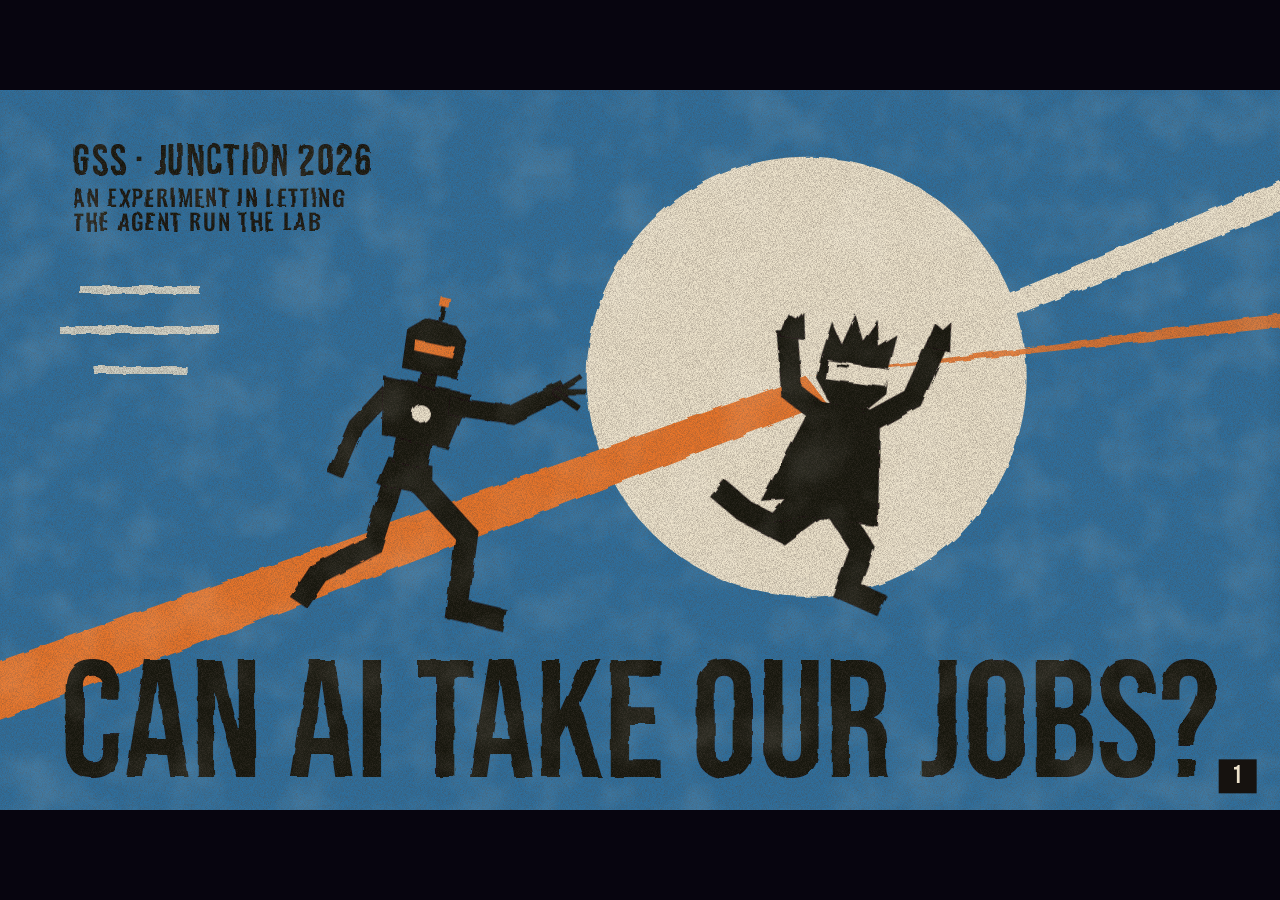
<file: pitch-deck.html>
<!doctype html>
<!--
Pitch deck, Junction · AfterQuery "Break the agent" challenge.
Style borrowed from the group-meeting template (flat, black/white, one yellow highlight), with no Aalto or MQO logos.
The deck uses only documented project claims and scored results. The 3D scene is a labelled concept illustration.
Keys: arrows/space navigate · V video cut (2-min subset) · N speaker notes · T theme · F full screen · L laser · P pen · C clear · O overview.
Ctrl/Cmd+P → Save as PDF gives the submission pitch deck (one slide per page, light theme).
-->
<html lang="en">
<head>
<meta charset="utf-8">
<meta name="viewport" content="width=device-width, initial-scale=1">
<title>GSS · Find Time Zero (v6)</title>
<link rel="preconnect" href="https://fonts.googleapis.com">
<link href="https://fonts.googleapis.com/css2?family=Inter:wght@400;700&family=Playfair+Display:ital,wght@0,700;0,800;1,700&family=Cinzel:wght@600;700&family=Bebas+Neue&family=Oswald:wght@500&display=swap" rel="stylesheet">
<style>
  :root { --bg:#FFFFFF; --fg:#000000; --muted:#595959; --accent:#F7E159; --ring:#000000; --line:#D9D9D9; }
  :root[data-theme="dark"] { --bg:#000000; --fg:#FFFFFF; --muted:#A6A6A6; --accent:#F7E159; --ring:#F7E159; --line:#333333; }
  * { box-sizing:border-box; margin:0; padding:0; }
  html, body { height:100%; background:#000; overflow:hidden; font-family:"Inter", Arial, sans-serif; }

  .stage { position:absolute; left:50%; top:50%; width:1920px; height:1080px; transform-origin:center center; }
  .slide { position:absolute; inset:0; display:none; flex-direction:column; padding:110px 200px 200px;
    background:var(--bg); color:var(--fg); overflow:hidden; }
  .slide.active { display:flex; }
  .slide h1 { letter-spacing:-0.025em; font-size:120px; line-height:1.1; font-weight:700; }
  .slide h2 { letter-spacing:-0.025em; font-size:80px; line-height:1.15; font-weight:700; margin-bottom:64px; }
  .slide p, .slide li { font-size:44px; line-height:1.4; }
  .slide h1, .slide h2 { text-wrap:balance; } .slide p, .slide li { text-wrap:pretty; }
  .slide ul { list-style:none; margin-left:56px; }
  .slide li { padding-left:56px; position:relative; margin-bottom:22px; }
  .slide li::before { content:""; position:absolute; left:10px; top:28px; width:14px; height:14px; border-radius:50%; background:var(--fg); }
  .slide li li { color:var(--muted); margin-top:12px; margin-bottom:0; }
  .slide li ul { margin-left:0; }
  .slide p + ul { margin-top:36px; }
  .slide .muted { color:var(--muted); }
  .slide mark { background:var(--accent); color:#000; padding:0 .15em; }
  .slide aside.notes { display:none; }

  .title { justify-content:center; }
  .title h1 { margin-bottom:32px; }
  .title p { color:var(--muted); }
  .section { justify-content:center; }
  .section h1 { font-size:144px; max-width:1000px; }
  .section p { margin-top:32px; color:var(--muted); }
  .split .cols { display:grid; grid-template-columns:1fr 1fr; gap:80px; flex:1; min-height:0; align-items:start; }
  .split .cols ul { margin-left:0; }

  /* big statement slide */
  .big { font-size:96px; font-weight:700; letter-spacing:-0.05em; line-height:1.05; }

  /* text-only meme: two panels, left-aligned */
  .meme2 { display:grid; grid-template-columns:1fr 1fr; gap:0; flex:1; min-height:0; }
  .meme2 .pn { display:flex; flex-direction:column; justify-content:center; gap:28px; padding:0 64px; }
  .meme2 .pn:first-child { padding-left:0; }
  .meme2 .pn + .pn { border-left:1px solid var(--line); }
  .meme2 .who { font-size:44px; color:var(--muted); }
  .meme2 .what { font-size:72px; font-weight:700; letter-spacing:-0.04em; line-height:1.1; }
  .cap { font-size:44px; color:var(--muted); font-style:italic; margin-top:24px; }

  /* goal / actions / observations / reward */
  .quad { display:grid; grid-template-columns:1fr 1fr; grid-template-rows:1fr 1fr; column-gap:96px; row-gap:40px; flex:1; min-height:0; }
  .quad > div { display:flex; flex-direction:column; gap:12px; }
  .quad .k { font-size:44px; font-weight:700; }
  .quad .v { font-size:44px; line-height:1.35; }

  /* diagrams */
  .diagram { flex:1; min-height:0; display:flex; align-items:center; }
  .diagram svg { width:100%; height:auto; max-height:100%; overflow:visible; }
  svg .ln { stroke:var(--fg); stroke-width:5; fill:none; stroke-linecap:round; }
  svg .lnm { stroke:var(--muted); stroke-width:4; fill:none; stroke-dasharray:14 12; }
  svg .nd { fill:var(--accent); stroke:var(--ring); stroke-width:4; }
  svg .bt { fill:var(--fg); font-size:44px; font-weight:700; letter-spacing:-0.02em; }
  svg .lb { fill:var(--fg); font-size:34px; }
  svg .lm { fill:var(--muted); font-size:32px; }
  svg .ax { stroke:var(--line); stroke-width:2; }
  svg .bar-ref { fill:var(--accent); stroke:var(--ring); stroke-width:3; }
  svg .bar-ag { fill:var(--fg); }
  svg .bar-base { fill:none; stroke:var(--muted); stroke-width:3; stroke-dasharray:10 8; }

  .slide pre.code { background:#1E1E1E; color:#D4D4D4; border-radius:2px; padding:44px 56px;
    font-family:Consolas, "SF Mono", Menlo, "DejaVu Sans Mono", monospace; font-size:36px; line-height:1.7; white-space:pre; overflow:hidden; }
  .slide code { background:#1E1E1E; color:#D4D4D4; border-radius:2px; padding:.05em .3em; font-family:Consolas, "SF Mono", Menlo, monospace; font-size:.85em; }
  .code .k { color:#569CD6; } .code .s { color:#CE9178; } .code .c { color:#6A9955; } .code .f { color:#DCDCAA; } .code .n { color:#B5CEA8; }

  /* footer: text wordmark instead of logos */
  .foot { position:absolute; left:0; right:0; bottom:0; height:150px; padding:0 200px; z-index:5;
    display:flex; align-items:center; justify-content:space-between; pointer-events:none; }
  .wordmark { font-size:30px; font-weight:700; letter-spacing:-0.02em; color:var(--fg); }
  .wordmark span { font-weight:400; color:var(--muted); }
  .right { display:flex; align-items:center; gap:28px; }
  .count { font-size:30px; color:var(--muted); font-variant-numeric:tabular-nums; }
  .vtag { font-size:24px; background:var(--accent); color:#000; padding:2px 12px; display:none; }
  body.video .vtag { display:inline; }

  /* overview grid */
  body.overview .stage { position:static; transform:none !important; width:auto; height:auto; display:grid;
    grid-template-columns:repeat(auto-fill, 360px); gap:20px; padding:24px; justify-content:center; background:#222; }
  body.overview { overflow:auto; }
  :root:has(body.overview) { background:#222; }
  body.overview .slide { display:flex; position:relative; zoom:.1875; cursor:pointer; width:1920px; height:1080px; outline:0 solid var(--accent); }
  body.overview .slide.active { outline:40px solid var(--accent); }
  body.overview.video .slide:not([data-video]) { opacity:.35; }
  body.overview .foot { display:none; }

  /* speaker notes panel (N) */
  #notes { position:fixed; left:0; right:0; bottom:0; max-height:34vh; overflow:auto; z-index:35; display:none;
    background:rgba(20,22,26,.96); color:#fff; font-size:18px; line-height:1.5; padding:16px 28px; }
  #notes b { color:#F7E159; font-weight:700; }
  body.shownotes #notes { display:block; }

  /* control sidebar (right edge) */
  #hot { position:fixed; top:0; right:0; bottom:0; width:32px; z-index:30; }
  #bar { position:fixed; top:50%; right:0; z-index:31; width:210px; padding:10px; display:flex; flex-direction:column; gap:6px;
    background:rgba(20,22,26,.94); border-radius:16px 0 0 16px; box-shadow:0 8px 30px rgba(0,0,0,.4);
    transform:translate(110%, -50%); transition:transform .18s ease .35s; }
  #hot:hover + #bar, #bar:hover, #bar:focus-within { transform:translate(0, -50%); transition-delay:0s; }
  #bar button { display:flex; justify-content:space-between; align-items:center; gap:12px; font:inherit; font-size:16px; color:#fff;
    background:transparent; border:1px solid transparent; border-radius:10px; padding:10px 12px; cursor:pointer; text-align:left; }
  #bar button:hover { background:rgba(255,255,255,.12); }
  #bar button.on { background:#F7E159; border-color:#F7E159; color:#000; }
  #bar kbd { font:inherit; font-size:12px; opacity:.65; border:1px solid rgba(255,255,255,.35); border-radius:4px; padding:0 6px; }
  #ink { position:fixed; inset:0; width:100vw; height:100vh; z-index:8; pointer-events:none; touch-action:none; }
  body.pen #ink { cursor:crosshair; }
  #laser { position:fixed; left:0; top:0; width:38px; height:38px; margin:-19px 0 0 -19px; border-radius:50%; pointer-events:none; z-index:40; display:none;
    background:radial-gradient(circle, #fff 0 10%, #ff2d2d 28%, rgba(255,45,45,.55) 52%, rgba(255,45,45,0) 72%); }
  body.laser, body.laser * { cursor:none; }
  body.laser #bar, body.laser #bar * { cursor:default; }
  body.overview #ink, body.overview #laser, body.overview #notes { display:none !important; }


  /* ================= animation ================= */
  @keyframes rise { from { opacity:0; transform:translateY(28px); } to { opacity:1; transform:none; } }
  @keyframes fade { from { opacity:0; } to { opacity:1; } }
  @keyframes grow { from { transform:scaleY(0); } to { transform:scaleY(1); } }
  @keyframes draw { from { stroke-dashoffset:1; } to { stroke-dashoffset:0; } }
  @keyframes sweep { to { background-size:100% 100%; } }
  @keyframes pump  { 0% { transform:translate(0,0); opacity:0; } 8% { opacity:1; } 50% { transform:translate(560px,0); opacity:1; } 56%,100% { transform:translate(560px,0); opacity:0; } }
  @keyframes probe { 0% { transform:translate(0,0); opacity:0; } 8% { opacity:1; } 50% { transform:translate(280px,280px); opacity:1; } 56%,100% { transform:translate(280px,280px); opacity:0; } }
  @keyframes flash { 0%,46% { transform:scale(0); opacity:0; } 52% { transform:scale(1); opacity:1; } 80%,100% { transform:scale(2.4); opacity:0; } }

  .slide.active > :not(aside) { animation:rise .6s cubic-bezier(.2,.7,.2,1) both; }
  .slide.active > :nth-child(2) { animation-delay:.08s; }
  .slide.active > :nth-child(3) { animation-delay:.16s; }
  .slide.active > :nth-child(4) { animation-delay:.24s; }
  .slide.active > :nth-child(5) { animation-delay:.32s; }
  /* bullets and columns arrive one by one */
  .slide.active > ul > li, .slide.active .cols ul > li, .slide.active .quad > div, .slide.active .cols > div > p {
    animation:rise .5s cubic-bezier(.2,.7,.2,1) both; }
  .slide.active ul > li:nth-child(1) { animation-delay:.30s; }
  .slide.active ul > li:nth-child(2) { animation-delay:.42s; }
  .slide.active ul > li:nth-child(3) { animation-delay:.54s; }
  .slide.active ul > li:nth-child(4) { animation-delay:.66s; }
  .slide.active .cols > div:nth-child(2) li:nth-child(1) { animation-delay:.70s; }
  .slide.active .cols > div:nth-child(2) li:nth-child(2) { animation-delay:.82s; }
  .slide.active .cols > div:nth-child(2) li:nth-child(3) { animation-delay:.94s; }
  .slide.active .cols > div:nth-child(2) li:nth-child(4) { animation-delay:1.06s; }
  .slide.active .cols > div:nth-child(2) > p { animation-delay:.6s; }
  .slide.active .quad > div:nth-child(1) { animation-delay:.25s; }
  .slide.active .quad > div:nth-child(2) { animation-delay:.40s; }
  .slide.active .quad > div:nth-child(3) { animation-delay:.55s; }
  .slide.active .quad > div:nth-child(4) { animation-delay:.70s; }
  /* meme: punchline lands late */
  .slide.active .meme2 .pn { animation:rise .5s cubic-bezier(.2,.7,.2,1) .3s both; }
  .slide.active .meme2 .pn + .pn { animation-delay:1.3s; }
  /* highlighter sweep on <mark> */
  .slide mark { background:linear-gradient(var(--accent), var(--accent)) no-repeat 0 0 / 100% 100%; }
  .slide.active mark { background-size:0% 100%; animation:sweep .5s ease-out 1s forwards; }
  /* chart: bars grow from the axis, reference last */
  svg .bar-ref, svg .bar-ag, svg .bar-base { transform-box:fill-box; transform-origin:50% 100%; }
  .slide.active svg .bar-base, .slide.active svg .bar-ag, .slide.active svg .bar-ref { animation:grow .7s cubic-bezier(.2,.7,.2,1) both; }
  .slide.active svg rect:nth-of-type(1) { animation-delay:.3s; } .slide.active svg rect:nth-of-type(2) { animation-delay:.4s; }
  .slide.active svg rect:nth-of-type(3) { animation-delay:.55s; } .slide.active svg rect:nth-of-type(4) { animation-delay:.65s; }
  .slide.active svg rect:nth-of-type(5) { animation-delay:.75s; } .slide.active svg .bar-ref { animation-duration:1.1s; animation-delay:1.1s; }
  /* environment diagram: arrows draw themselves */
  .slide.active svg line.ln[pathLength] { stroke-dasharray:1; animation:draw .6s ease-out both; }
  .slide.active svg line.ln[pathLength]:nth-of-type(2) { animation-delay:.6s; }
  .slide.active svg line.ln[pathLength]:nth-of-type(3) { animation-delay:1.0s; }
  .slide.active svg line.ln[pathLength]:nth-of-type(4) { animation-delay:1.4s; }
  .slide.active svg polygon.nd { animation:fade .3s both; }
  .slide.active svg polygon:nth-of-type(1) { animation-delay:.95s; }
  .slide.active svg polygon:nth-of-type(2) { animation-delay:1.35s; }
  .slide.active svg polygon:nth-of-type(3) { animation-delay:1.75s; }
  /* pump-probe: two pulses meet at the sample, on loop */
  .pp { position:absolute; right:200px; top:50%; width:620px; margin-top:-200px; }
  .pp .beam { stroke:var(--line); stroke-width:4; }
  .pp .pulse { fill:var(--accent); stroke:var(--ring); stroke-width:3; }
  .pp .flash { fill:var(--accent); transform-box:fill-box; transform-origin:center; }
  .slide.active .pp .pump  { animation:pump 2.8s cubic-bezier(.45,0,.55,1) .6s infinite both; }
  .slide.active .pp .probe { animation:probe 2.8s cubic-bezier(.45,0,.55,1) .6s infinite both; }
  .slide.active .pp .flash { animation:flash 2.8s ease-out .6s infinite both; }
  .pp text { fill:var(--muted); font-size:30px; }

  body.overview .slide *, body.overview .slide { animation:none !important; }
  @media (prefers-reduced-motion: reduce) { .slide *, .slide { animation:none !important; } .slide mark { background-size:100% 100% !important; } }
  @media print { .slide *, .slide { animation:none !important; } .slide mark { background-size:100% 100% !important; } }

  @page { size:1920px 1080px; margin:0; }
  @media print {
    :root, :root[data-theme="dark"] { --bg:#FFFFFF; --fg:#000000; --muted:#595959; --ring:#000000; --line:#D9D9D9; }
    html, body { overflow:visible; height:auto; background:#fff; }
    .stage { position:static; transform:none !important; width:1920px; height:auto; }
    .slide { display:flex !important; position:relative; width:1920px; height:1080px; break-after:page;
      -webkit-print-color-adjust:exact; print-color-adjust:exact; }
    .slide:last-of-type { break-after:auto; }
    .foot { position:fixed; } .right { display:none; }
    #hot, #bar, #laser, #ink, #notes { display:none !important; }
  }

  /* Pitch-specific layout: spare monochrome deck, one physical 3D moment. */
  .title-credit { margin-top:72px; font-size:30px !important; }
  .scene-slide { padding:82px 155px 155px; }
  .scene-slide h2 { margin-bottom:20px; max-width:1350px; }
  .scene-layout { display:grid; grid-template-columns:520px 1fr; align-items:center; gap:18px; flex:1; min-height:0; }
  .scene-copy { align-self:center; position:relative; z-index:2; }
  .scene-copy p { font-size:47px; line-height:1.27; }
  .scene-facts { display:grid; grid-template-columns:auto 1fr; gap:12px 20px; margin-top:42px; align-items:baseline; }
  .scene-facts strong { font-size:42px; font-weight:700; }
  .scene-facts span { font-size:31px; color:var(--muted); }
  .pulse-scene { width:100%; max-height:635px; overflow:visible; }
  .scene-label { font:700 32px Inter,Arial,sans-serif; fill:#1d2d3c; }
  .pump-label { fill:#066f98; } .probe-label { fill:#b85012; }
  .scene-caption { position:absolute; bottom:161px; right:165px; font-size:22px !important; color:var(--muted); }
  @keyframes pump3d { 0%,8% { transform:translate(0,0); opacity:0; } 14% {opacity:1} 52% {transform:translate(405px,-100px);opacity:1} 56%,100% {transform:translate(405px,-100px);opacity:0} }
  @keyframes probe3d { 0%,8% { transform:translate(0,0); opacity:0; } 14% {opacity:1} 52% {transform:translate(-358px,-120px);opacity:1} 56%,100% {transform:translate(-358px,-120px);opacity:0} }
  @keyframes impact3d { 0%,47% {opacity:0; transform:scale(.2)} 52% {opacity:1; transform:scale(1)} 73%,100% {opacity:0; transform:scale(1.75)} }
  .pulse-pump,.pulse-probe,.impact-halo,.impact-core { transform-box:fill-box; transform-origin:center; }
  .slide.active .pulse-pump { animation:pump3d 3.6s cubic-bezier(.35,0,.65,1) infinite; }
  .slide.active .pulse-probe { animation:probe3d 3.6s cubic-bezier(.35,0,.65,1) infinite; }
  .slide.active .impact-halo,.slide.active .impact-core { animation:impact3d 3.6s ease-out infinite; }
  .loop-steps { display:grid; grid-template-columns:repeat(4,1fr); gap:25px; flex:1; align-items:center; }
  .loop-steps > div { min-height:330px; border-top:7px solid var(--fg); padding-top:25px; display:flex; flex-direction:column; gap:24px; }
  .loop-steps strong { font-size:58px; letter-spacing:-.04em; }
  .loop-steps span { font-size:36px; line-height:1.32; }
  .deck-footer-line { font-size:32px !important; }
  .score-chart { display:flex; flex-direction:column; justify-content:center; gap:40px; flex:1; }
  .score-row { display:grid; grid-template-columns:340px 1fr 150px; align-items:center; gap:28px; font-size:38px; }
  .score-row > b { text-align:right; font-variant-numeric:tabular-nums; }
  .score-track { height:62px; border-left:3px solid var(--fg); background:var(--line); position:relative; }
  .score-track::before { content:' '; width:12px; height:12px; border-radius:50%; background:var(--fg); position:absolute; left:0; top:25px; }
  .score-track i { display:block; height:100%; background:var(--accent); }
  .ref-row { font-weight:700; } .ref-row .score-track::before { display:none; }
  .score-note { font-size:29px !important; }
  .failure-grid { display:grid; grid-template-columns:repeat(3,1fr); gap:25px; margin:0 0 50px; }
  .failure-metric { border-top:6px solid var(--fg); padding-top:20px; display:flex; flex-direction:column; gap:14px; }
  .failure-metric strong { font-size:67px; letter-spacing:-.04em; }
  .failure-metric span { font-size:31px; color:var(--muted); }
  .failure-slide blockquote { font-size:38px; line-height:1.25; border-left:10px solid var(--accent); padding-left:24px; }
  .failure-slide blockquote small { display:block; font-size:27px; color:var(--muted); margin-top:8px; }
  .failure-takeaway { margin-top:38px; font-size:36px !important; }
  .integrity-layout { display:grid; grid-template-columns:1fr 1fr; gap:70px; flex:1; align-items:center; }
  .formula { background:var(--accent); color:#000; padding:42px; font-size:54px; font-weight:700; line-height:1.18; letter-spacing:-.035em; }
  .integrity-text p { font-size:39px; margin-bottom:30px; }
  .closing-line { font-size:66px !important; line-height:1.2 !important; max-width:1300px; }
  .slide:has(.closing-line) { justify-content:center; }
  /* v2 additions */
  .score-chart { gap:18px; }
  .score-chart .score-track { height:52px; }
  .score-chart .score-track::before { top:20px; }
  .score-note { margin-top:18px; }
  .pending-row span, .pending-row b { color:var(--muted); }
  .pending-row .score-track { background:transparent; border:3px dashed var(--line); border-left:3px solid var(--fg); }
  .ph { outline:3px dashed #ff3b30; outline-offset:4px; }
  .fail-table { width:100%; border-collapse:collapse; margin-top:44px; }
  .fail-table th { font-size:27px; text-align:left; color:var(--muted); font-weight:400; padding:0 24px 12px 0; border-bottom:3px solid var(--fg); }
  .fail-table td { font-size:32px; line-height:1.25; padding:18px 24px 18px 0; border-bottom:1px solid var(--line); vertical-align:top; }
  .fail-table td:first-child { font-weight:700; width:26%; }
  .fail-table td:last-child { width:40%; }
  .fair-layout { display:grid; grid-template-columns:1.15fr 1fr; gap:80px; flex:1; align-items:start; }
  .fair-layout h3 { font-size:36px; color:var(--muted); font-weight:400; margin-bottom:26px; }
  .fair-layout ul { margin-left:0; }
  .fair-layout li { font-size:36px !important; margin-bottom:18px; }
  .fair-layout li::before { top:22px; }
  .proof { border-top:7px solid var(--fg); padding-top:26px; display:flex; flex-direction:column; gap:18px; }
  .proof strong { font-size:96px; letter-spacing:-.05em; line-height:1; }
  .proof span { font-size:34px; line-height:1.3; }
  .proof .muted { font-size:28px; }
  .integrity-text ul { margin-left:0; }
  .integrity-text li { font-size:32px !important; margin-bottom:14px; }
  .integrity-text li::before { top:19px; }
  .integrity-text h3 { font-size:32px; color:var(--muted); font-weight:400; margin-bottom:20px; }
  @media print { .ph { outline:none; } }
  @media (prefers-reduced-motion:reduce) {
    .pulse-pump { transform:translate(405px,-100px) !important; opacity:1 !important; }
    .pulse-probe { transform:translate(-358px,-120px) !important; opacity:1 !important; }
    .impact-halo,.impact-core { opacity:.8 !important; transform:none !important; }
  }
  @media print {
    .pulse-pump { transform:translate(405px,-100px) !important; opacity:1 !important; }
    .pulse-probe { transform:translate(-358px,-120px) !important; opacity:1 !important; }
    .impact-halo,.impact-core { opacity:.8 !important; transform:none !important; }
  }

  /* ===== v4: retrofuturist paperback, dark-first ===== */
  :root { --bg:#F2E8D5; --fg:#1E1828; --muted:#6A5F70; --accent:#C46A1C; --ring:#1E1828; --line:#CDBFA6;
    --sp:#2E8C95; --tm:#C8475E; --ef:#D98A1E; }
  :root[data-theme="dark"] { --bg:#120E22; --fg:#F3E9D7; --muted:#A79DB8; --accent:#F2A93B; --ring:#F2A93B; --line:#3A2F52;
    --sp:#5FD3E0; --tm:#E8637A; --ef:#F2A93B; }
  html, body { background:#07050F; }
  .slide { background:radial-gradient(ellipse 120% 90% at 50% 40%, #F7F0E2 0%, #E7D8BC 100%); }
  :root[data-theme="dark"] .slide { background-image:url("data:image/svg+xml,%3Csvg%20xmlns%3D'http%3A%2F%2Fwww.w3.org%2F2000%2Fsvg'%20width%3D'640'%20height%3D'420'%3E%3Ccircle%20cx%3D'0'%20cy%3D'276.2'%20r%3D'1.6'%20fill%3D'white'%20opacity%3D'0.3'%2F%3E%3Ccircle%20cx%3D'424.9'%20cy%3D'39.8'%20r%3D'0.9'%20fill%3D'white'%20opacity%3D'0.3'%2F%3E%3Ccircle%20cx%3D'253.7'%20cy%3D'282.9'%20r%3D'1.8'%20fill%3D'white'%20opacity%3D'0.4'%2F%3E%3Ccircle%20cx%3D'99.1'%20cy%3D'72.6'%20r%3D'0.9'%20fill%3D'white'%20opacity%3D'0.5'%2F%3E%3Ccircle%20cx%3D'227.7'%20cy%3D'16.2'%20r%3D'1.8'%20fill%3D'white'%20opacity%3D'0.3'%2F%3E%3Ccircle%20cx%3D'56'%20cy%3D'182.2'%20r%3D'1.8'%20fill%3D'white'%20opacity%3D'0.5'%2F%3E%3Ccircle%20cx%3D'147.7'%20cy%3D'266.6'%20r%3D'1.2'%20fill%3D'white'%20opacity%3D'0.3'%2F%3E%3Ccircle%20cx%3D'51.2'%20cy%3D'212.5'%20r%3D'1.3'%20fill%3D'white'%20opacity%3D'0.6'%2F%3E%3Ccircle%20cx%3D'199.8'%20cy%3D'99.7'%20r%3D'1.5'%20fill%3D'white'%20opacity%3D'0.5'%2F%3E%3Ccircle%20cx%3D'104.4'%20cy%3D'328.5'%20r%3D'1.8'%20fill%3D'white'%20opacity%3D'0.6'%2F%3E%3Ccircle%20cx%3D'150.5'%20cy%3D'383.4'%20r%3D'1.4'%20fill%3D'white'%20opacity%3D'0.5'%2F%3E%3Ccircle%20cx%3D'164.9'%20cy%3D'152.6'%20r%3D'0.8'%20fill%3D'white'%20opacity%3D'0.4'%2F%3E%3Ccircle%20cx%3D'232.7'%20cy%3D'76.5'%20r%3D'1.7'%20fill%3D'white'%20opacity%3D'0.3'%2F%3E%3Ccircle%20cx%3D'120.9'%20cy%3D'157.3'%20r%3D'1.6'%20fill%3D'white'%20opacity%3D'0.6'%2F%3E%3Ccircle%20cx%3D'276.9'%20cy%3D'205.1'%20r%3D'1.3'%20fill%3D'white'%20opacity%3D'0.3'%2F%3E%3Ccircle%20cx%3D'334.9'%20cy%3D'219.5'%20r%3D'1.4'%20fill%3D'white'%20opacity%3D'0.4'%2F%3E%3Ccircle%20cx%3D'597.3'%20cy%3D'197.4'%20r%3D'1'%20fill%3D'white'%20opacity%3D'0.4'%2F%3E%3Ccircle%20cx%3D'472.8'%20cy%3D'154.9'%20r%3D'1.3'%20fill%3D'white'%20opacity%3D'0.6'%2F%3E%3Ccircle%20cx%3D'246.7'%20cy%3D'239'%20r%3D'1.4'%20fill%3D'white'%20opacity%3D'0.3'%2F%3E%3Ccircle%20cx%3D'451.1'%20cy%3D'105.2'%20r%3D'1.6'%20fill%3D'white'%20opacity%3D'0.6'%2F%3E%3Ccircle%20cx%3D'89'%20cy%3D'263.3'%20r%3D'0.7'%20fill%3D'white'%20opacity%3D'0.4'%2F%3E%3Ccircle%20cx%3D'218.4'%20cy%3D'62'%20r%3D'1.5'%20fill%3D'white'%20opacity%3D'0.5'%2F%3E%3Ccircle%20cx%3D'638.3'%20cy%3D'186'%20r%3D'0.8'%20fill%3D'white'%20opacity%3D'0.4'%2F%3E%3Ccircle%20cx%3D'483.2'%20cy%3D'237.9'%20r%3D'1.8'%20fill%3D'white'%20opacity%3D'0.3'%2F%3E%3Ccircle%20cx%3D'38.7'%20cy%3D'87.2'%20r%3D'1.1'%20fill%3D'white'%20opacity%3D'0.2'%2F%3E%3Ccircle%20cx%3D'439.4'%20cy%3D'142.6'%20r%3D'1.2'%20fill%3D'white'%20opacity%3D'0.6'%2F%3E%3Ccircle%20cx%3D'491.9'%20cy%3D'360.5'%20r%3D'0.6'%20fill%3D'white'%20opacity%3D'0.2'%2F%3E%3Ccircle%20cx%3D'430.2'%20cy%3D'206.8'%20r%3D'1.6'%20fill%3D'white'%20opacity%3D'0.5'%2F%3E%3Ccircle%20cx%3D'494.7'%20cy%3D'190.5'%20r%3D'0.8'%20fill%3D'white'%20opacity%3D'0.3'%2F%3E%3Ccircle%20cx%3D'511.3'%20cy%3D'26.8'%20r%3D'1.3'%20fill%3D'white'%20opacity%3D'0.5'%2F%3E%3Ccircle%20cx%3D'291.2'%20cy%3D'156.6'%20r%3D'0.6'%20fill%3D'white'%20opacity%3D'0.2'%2F%3E%3Ccircle%20cx%3D'86'%20cy%3D'230.6'%20r%3D'1.5'%20fill%3D'white'%20opacity%3D'0.2'%2F%3E%3Ccircle%20cx%3D'578.9'%20cy%3D'246.8'%20r%3D'1.2'%20fill%3D'white'%20opacity%3D'0.3'%2F%3E%3Ccircle%20cx%3D'481.1'%20cy%3D'170.8'%20r%3D'1.8'%20fill%3D'white'%20opacity%3D'0.6'%2F%3E%3Ccircle%20cx%3D'319.2'%20cy%3D'309.8'%20r%3D'1.8'%20fill%3D'white'%20opacity%3D'0.3'%2F%3E%3Ccircle%20cx%3D'608.3'%20cy%3D'326.4'%20r%3D'1.6'%20fill%3D'white'%20opacity%3D'0.5'%2F%3E%3Ccircle%20cx%3D'586.6'%20cy%3D'18.4'%20r%3D'1.5'%20fill%3D'white'%20opacity%3D'0.6'%2F%3E%3Ccircle%20cx%3D'166.8'%20cy%3D'185.9'%20r%3D'1'%20fill%3D'white'%20opacity%3D'0.6'%2F%3E%3Ccircle%20cx%3D'403.3'%20cy%3D'419.5'%20r%3D'1.4'%20fill%3D'white'%20opacity%3D'0.2'%2F%3E%3Ccircle%20cx%3D'405.5'%20cy%3D'107.6'%20r%3D'0.7'%20fill%3D'white'%20opacity%3D'0.2'%2F%3E%3Ccircle%20cx%3D'153.1'%20cy%3D'160.5'%20r%3D'1.8'%20fill%3D'white'%20opacity%3D'0.2'%2F%3E%3Ccircle%20cx%3D'90.8'%20cy%3D'213.5'%20r%3D'0.8'%20fill%3D'white'%20opacity%3D'0.5'%2F%3E%3Ccircle%20cx%3D'472'%20cy%3D'21.7'%20r%3D'1.5'%20fill%3D'white'%20opacity%3D'0.4'%2F%3E%3Ccircle%20cx%3D'295'%20cy%3D'340.6'%20r%3D'1.1'%20fill%3D'white'%20opacity%3D'0.6'%2F%3E%3Ccircle%20cx%3D'169.8'%20cy%3D'283.7'%20r%3D'1.8'%20fill%3D'white'%20opacity%3D'0.3'%2F%3E%3Ccircle%20cx%3D'478.5'%20cy%3D'109.8'%20r%3D'0.7'%20fill%3D'white'%20opacity%3D'0.5'%2F%3E%3C%2Fsvg%3E"), radial-gradient(ellipse 80% 45% at 50% 112%, rgba(232,99,122,.45), rgba(232,99,122,0) 70%), linear-gradient(180deg, #0D0A1C 0%, #171030 60%, #25163C 100%);
    background-size:640px 420px, 100% 100%, 100% 100%; }
  .slide h1, .slide h2 { font-family:"Playfair Display", Georgia, serif; font-weight:800; letter-spacing:-.005em; }
  .slide h2 { font-size:74px; line-height:1.12; }
  .slide mark { background:none !important; color:var(--accent); padding:0; animation:none !important; }
  .wordmark { font-family:Cinzel, Georgia, serif; letter-spacing:.08em; font-weight:700; }
  .slide pre.code { border:2px solid rgba(242,169,59,.45); background:#120E1E; }
  .section h1 { font-size:128px; max-width:1300px; }
  .hero { padding:70px 130px 150px; justify-content:flex-start; align-items:center; background:#0B0820 !important; }
  .hero-bg { position:absolute; inset:0; width:100%; height:100%; z-index:0; animation:none !important; }
  .hero > :not(.hero-bg):not(aside) { position:relative; z-index:1; }
  .band { font-family:Cinzel, Georgia, serif; font-weight:700; font-size:30px; letter-spacing:.32em; text-transform:uppercase; color:#F2A93B;
    display:flex; align-items:center; gap:30px; width:1200px; margin-top:20px; }
  .band::before, .band::after { content:""; flex:1; height:2px; background:currentColor; opacity:.7; }
  .band span { letter-spacing:0; }
  .hero h1 { font-size:150px; color:#F7E6C4; text-align:center; margin-top:14px; text-shadow:0 6px 0 rgba(0,0,0,.35), 0 0 40px rgba(232,99,122,.35); }
  .hero h1 mark { color:#F2A93B !important; }
  .stage:has(.hero.active) .foot { display:none; }
  @keyframes bob { 0%,100% { transform:translateY(0); } 50% { transform:translateY(-10px); } }
  @keyframes run { 0%,100% { transform:translateY(0); } 50% { transform:translateY(-16px); } }
  .slide.active .chase-bot { animation:bob .55s ease-in-out infinite; }
  .slide.active .chase-sci { animation:run .32s ease-in-out infinite; }
  .wall-slide { padding:96px 160px 150px; } .wall-slide h2 { margin-bottom:24px; }
  .wall-slide .scene-facts { grid-template-columns:1fr; gap:4px; } .wall-slide .scene-facts span { margin-bottom:34px; }
  .scene-facts strong { font-family:"Playfair Display", Georgia, serif; font-size:52px; color:var(--accent); }
  .wall-layout { display:grid; grid-template-columns:360px 1fr; gap:40px; align-items:center; flex:1; min-height:0; }
  .wall-art { width:100%; max-height:700px; }
  @keyframes pRed  { 0%,8% { transform:translate(0,0) scale(1.5); opacity:0; } 14% { opacity:1; } 52% { transform:translate(570px,-325px) scale(.28); opacity:1; } 56%,100% { transform:translate(570px,-325px) scale(.28); opacity:0; } }
  @keyframes pTeal { 0%,8% { transform:translate(0,0) scale(1.5); opacity:0; } 14% { opacity:1; } 52% { transform:translate(-480px,-305px) scale(.28); opacity:1; } 56%,100% { transform:translate(-480px,-305px) scale(.28); opacity:0; } }
  @keyframes hit { 0%,48% { opacity:0; transform:scale(.2); } 53% { opacity:1; transform:scale(1); } 78%,100% { opacity:0; transform:scale(1.6); } }
  .p-red, .p-teal, .hit { transform-box:fill-box; transform-origin:center; }
  .slide.active .p-red { animation:pRed 3.4s cubic-bezier(.4,0,.7,1) infinite; }
  .slide.active .p-teal { animation:pTeal 3.4s cubic-bezier(.4,0,.7,1) infinite; }
  .slide.active .hit { animation:hit 3.4s ease-out infinite; }
  .mcp-slide h2, .ridge-slide h2, .comic-slide h2, .scan-slide h2, .bar-slide h2 { margin-bottom:28px; }
  .mcp-art, .ridge-art, .comic-art, .scan-art, .bar-art { width:100%; flex:1; min-height:0; }
  .mm-title { font:700 32px Cinzel, Georgia, serif; fill:#F3E9D7; letter-spacing:.04em; }
  .mm-tool { font:22px Consolas,"SF Mono",Menlo,monospace; fill:#B9AFCB; }
  .mm-node, .rl-row, .br-row { opacity:0; }
  .slide.active .mm-node, .slide.active .rl-row, .slide.active .br-row { animation:fade .45s var(--d) both; }
  .rl-lab, .br-lab { font:36px Inter,Arial,sans-serif; fill:var(--fg); }
  .rl-lab.b, .rl-val.b, .br-lab.b, .br-val.b { font-weight:700; }
  .rl-val, .br-val { font:700 36px Inter,Arial,sans-serif; fill:var(--fg); font-variant-numeric:tabular-nums; }
  .rl-n { font:24px Inter,Arial,sans-serif; fill:var(--muted); }
  .rl-fill { fill:var(--bg); fill-opacity:.92; } .rl-fill.ref { fill:var(--accent); fill-opacity:1; }
  .rl-line { fill:none; stroke:var(--fg); stroke-width:3.5; stroke-linejoin:round; } .rl-line.one { stroke-dasharray:10 8; }
  .rl-line.ref { filter:url(#glow); }
  .rl-ph { stroke:var(--muted); stroke-width:3; stroke-dasharray:10 10; }
  .ph-t { fill:#ff5a4e; }
  .rl-axis { stroke:var(--fg); stroke-width:3; } .rl-tick { font:28px Inter,Arial,sans-serif; fill:var(--muted); }
  .fig-note { font-size:26px !important; margin-top:8px; }
  .cm-cap { font:700 30px "Playfair Display",Georgia,serif; fill:var(--fg); } .cm-cap2 { font:28px Inter,Arial,sans-serif; fill:var(--muted); }
  .cm-say { font:700 26px "Playfair Display",Georgia,serif; fill:#15111F; } .cm-small { font:700 22px Inter,Arial,sans-serif; fill:#F2A93B; }
  .cm-q { font:700 64px "Playfair Display",Georgia,serif; fill:#F2A93B; } .cm-q.s { font-size:44px; }
  .cm-z { font:700 40px "Playfair Display",Georgia,serif; fill:#5FD3E0; } .cm-z.s { font-size:28px; }
  .cm-block { font:700 15px Cinzel,Georgia,serif; fill:#F3E9D7; letter-spacing:.06em; } .cm-eur { font:700 22px Inter,Arial,sans-serif; fill:#15111F; }
  .sc-frame { fill:none; stroke:var(--line); stroke-width:3; } .sc-frame.inset { stroke:var(--accent); }
  .sc-coarse { fill:none; stroke:var(--fg); stroke-width:1.3; stroke-linejoin:round; opacity:.85; }
  .sc-fine { fill:none; stroke:var(--fg); stroke-width:3; stroke-linejoin:round; } .sc-dot { fill:var(--fg); }
  .sc-ring { fill:none; stroke:var(--tm); stroke-width:5; } .sc-zoom { stroke:var(--muted); stroke-width:2; stroke-dasharray:8 8; fill:none; }
  .sc-t0 { stroke:var(--accent); stroke-width:14; stroke-opacity:.35; } .sc-t0l { font:700 28px Cinzel,Georgia,serif; fill:var(--fg); }
  .sc-tick { font:26px Inter,Arial,sans-serif; fill:var(--muted); }
  .lg text { font:28px Inter,Arial,sans-serif; fill:var(--fg); }
  .br-track { fill:var(--line); fill-opacity:.6; } .br-zero { stroke:var(--fg); stroke-width:4; }
  .seg.sp { fill:var(--sp); } .seg.tm { fill:var(--tm); } .seg.ef { fill:var(--ef); }
  .craft-slide { justify-content:center; } .craft-slide pre.code { font-size:40px; }
  .craft-note { margin-top:40px; font-size:34px !important; }
  .closing { justify-content:center; } .closing .closing-line { font-family:"Playfair Display",Georgia,serif; font-style:italic; }
  .strip { position:absolute; left:0; right:0; bottom:0; width:100%; height:260px; z-index:0; animation:none !important; opacity:.9; }
  .closing > :not(.strip):not(aside) { position:relative; z-index:1; }
  @media print {
    :root, :root[data-theme="dark"] { --bg:#F2E8D5; --fg:#1E1828; --muted:#6A5F70; --accent:#C46A1C; --ring:#1E1828; --line:#CDBFA6; --sp:#2E8C95; --tm:#C8475E; --ef:#D98A1E; }
    .slide, :root[data-theme="dark"] .slide { background:#F2E8D5 !important; }
    .hero { background:#0B0820 !important; }
  }
  @media print, (prefers-reduced-motion:reduce) {
    .mm-node, .rl-row, .br-row { opacity:1 !important; }
    .p-red { transform:translate(570px,-325px) scale(.28) !important; opacity:1 !important; }
    .p-teal { transform:translate(-480px,-305px) scale(.28) !important; opacity:1 !important; }
    .hit { opacity:.9 !important; transform:none !important; }
  }

  /* ===== v5: screen-print posters ===== */
  .poster { padding:0 !important; background:#2E6F9E !important; }
  .poster-art { position:absolute; inset:0; width:100%; height:100%; animation:none !important; }
  .poster .sr { position:absolute; width:1px; height:1px; overflow:hidden; clip:rect(0 0 0 0); }
  .stage:has(.poster.active) .foot { display:none; }
  .pt-kicker { font:400 64px "Bebas Neue", Oswald, Impact, sans-serif; fill:#16120F; letter-spacing:.04em; }
  .pt-small { font:500 34px Oswald, "Bebas Neue", Impact, sans-serif; fill:#16120F; letter-spacing:.06em; text-transform:uppercase; }
  .pt-title { font:400 250px "Bebas Neue", Impact, sans-serif; fill:#16120F; }
  .pt-title2 { font:400 170px "Bebas Neue", Impact, sans-serif; fill:#16120F; }
  .pt-title2.or { fill:#E8742A; }
  @keyframes inkIn { from { opacity:0; transform:translateY(18px); } to { opacity:1; transform:none; } }
  .slide.active .poster-art .pt { animation:inkIn .6s .2s both; }
  @media print { .poster { background:#2E6F9E !important; } }

  /* ===== v6: all video slides are posters; backups on cream paper ===== */
  .pt-big { font-family:"Bebas Neue", Impact, sans-serif; }
  .pt-sm { font-family:Oswald, "Bebas Neue", Impact, sans-serif; font-weight:500; letter-spacing:.05em; text-transform:uppercase; }
  .mm-t { font:400 52px "Bebas Neue", Impact, sans-serif; fill:#16120F; letter-spacing:.03em; }
  .mm-s { font:500 28px Oswald, Impact, sans-serif; fill:#16120F; }
  .rl-p { font:500 34px Oswald, Impact, sans-serif; fill:#EDE3CC; } .rl-p.b { fill:#E8742A; font-weight:700; } .rl-p.ph, .rv-p.ph { fill:#E8742A; }
  .rv-p { font:400 52px "Bebas Neue", Impact, sans-serif; fill:#EDE3CC; } .rt-p { font:500 28px Oswald, Impact, sans-serif; fill:#EDE3CC; }
  .cm-p { font:400 40px "Bebas Neue", Impact, sans-serif; fill:#EDE3CC; } .cm-p2 { font:400 34px "Bebas Neue", Impact, sans-serif; fill:#16120F; }
  .cm-q { font:400 80px "Bebas Neue", Impact, sans-serif; fill:#E8742A; } .cm-q.s { font-size:54px; }
  .cm-z { font:400 54px "Bebas Neue", Impact, sans-serif; fill:#2E6F9E; } .cm-z.s { font-size:38px; }
  .cm-e { font:400 30px "Bebas Neue", Impact, sans-serif; fill:#EDE3CC; }
  .cap-p { font:400 46px "Bebas Neue", Impact, sans-serif; fill:#16120F; } .cap-p2 { font:500 28px Oswald, Impact, sans-serif; fill:#EDE3CC; }
  .sc-p { font:500 26px Oswald, Impact, sans-serif; fill:#16120F; letter-spacing:.04em; } .sc-p.cr { fill:#EDE3CC; font-size:30px; }
  .lg-p { font:500 28px Oswald, Impact, sans-serif; fill:#EDE3CC; }
  .bl-p { font:500 36px Oswald, Impact, sans-serif; fill:#EDE3CC; } .bl-p.b { fill:#E8742A; }
  .bl-p.ph, .bv-p.ph { fill:#E8742A; } .rn-p { font:500 26px Oswald, Impact, sans-serif; fill:#EDE3CC; letter-spacing:.04em; } .rn-p.ink { fill:#16120F; }
  .tk-n { font:400 96px "Bebas Neue", Impact, sans-serif; fill:#16120F; } .tk-b { font:400 54px "Bebas Neue", Impact, sans-serif; fill:#16120F; }
  .bv-p { font:400 60px "Bebas Neue", Impact, sans-serif; fill:#EDE3CC; }
  .fm-p { font:500 40px Oswald, Impact, sans-serif; fill:#EDE3CC; letter-spacing:.02em; }
  .fm-s { font:500 24px Oswald, Impact, sans-serif; fill:#EDE3CC; opacity:.8; letter-spacing:.03em; text-transform:uppercase; }
  .lk-p { font:400 120px "Bebas Neue", Impact, sans-serif; fill:#EDE3CC; letter-spacing:.02em; }
  a .lk-p { cursor:pointer; text-decoration:underline; text-decoration-thickness:4px; text-underline-offset:12px; } a:hover .lk-p { fill:#E8742A; }
  .slide .sn { position:absolute; right:36px; bottom:26px; z-index:5; min-width:56px; padding:6px 12px; text-align:center;
    background:#16120F; color:#EDE3CC; font:400 38px/1 "Bebas Neue", Impact, sans-serif; letter-spacing:.04em; }
  .slide:not(.poster) .sn { display:none; }
  .cmd { font:700 64px "Courier New", Courier, monospace; fill:#16120F; }
  @keyframes ppO { 0%,8% { transform:translate(0,0) scale(1.4); opacity:0; } 14% { opacity:1; } 52% { transform:translate(940px,-400px) scale(.3); opacity:1; } 56%,100% { transform:translate(940px,-400px) scale(.3); opacity:0; } }
  @keyframes ppB { 0%,8% { transform:translate(0,0) scale(1.4); opacity:0; } 14% { opacity:1; } 52% { transform:translate(-860px,-340px) scale(.3); opacity:1; } 56%,100% { transform:translate(-860px,-340px) scale(.3); opacity:0; } }
  .pp-o, .pp-b { transform-box:fill-box; transform-origin:center; }
  .slide.active .pp-o { animation:ppO 3.4s cubic-bezier(.4,0,.7,1) infinite; }
  .slide.active .pp-b { animation:ppB 3.4s cubic-bezier(.4,0,.7,1) infinite; }
  .poster .mm-node, .poster .rl-row, .poster .br-row { opacity:0; }
  .slide.active.poster .mm-node, .slide.active.poster .rl-row, .slide.active.poster .br-row { animation:fade .45s var(--d) both; }
  .slide:not(.poster), :root[data-theme="dark"] .slide:not(.poster) { background:#EDE3CC !important; color:#16120F; }
  .slide:not(.poster) h2 { font-family:"Bebas Neue", Impact, sans-serif; font-weight:400; font-size:110px; letter-spacing:.01em; text-transform:uppercase; color:#16120F; }
  .slide:not(.poster) .muted { color:#5A5048; }
  .slide:not(.poster) li::before { background:#E8742A; border-radius:0; }
  .foot .wordmark, .foot .count { color:#16120F; }
  @media print, (prefers-reduced-motion:reduce) {
    .poster .mm-node, .poster .rl-row, .poster .br-row { opacity:1 !important; }
    .pp-o { transform:translate(940px,-400px) scale(.3) !important; opacity:1 !important; }
    .pp-b { transform:translate(-860px,-340px) scale(.3) !important; opacity:1 !important; }
  }
</style>
</head>
<body>
<svg width="0" height="0" style="position:absolute" aria-hidden="true"><defs>
  <linearGradient id="chr" x1="0" y1="0" x2="1" y2="0">
    <stop offset="0" stop-color="#3A4049"/><stop offset=".16" stop-color="#C9D2DA"/><stop offset=".3" stop-color="#F8FBFD"/>
    <stop offset=".44" stop-color="#8C96A1"/><stop offset=".62" stop-color="#2E333B"/><stop offset=".8" stop-color="#B7C1CA"/><stop offset="1" stop-color="#5E6670"/></linearGradient>
  <linearGradient id="chrV" x1="0" y1="0" x2="0" y2="1">
    <stop offset="0" stop-color="#F8FBFD"/><stop offset=".35" stop-color="#9AA4AF"/><stop offset=".55" stop-color="#2E333B"/><stop offset=".8" stop-color="#C3CCD4"/><stop offset="1" stop-color="#59616B"/></linearGradient>
  <radialGradient id="jnt" cx=".35" cy=".35"><stop offset="0" stop-color="#FFFFFF"/><stop offset=".45" stop-color="#A9B3BD"/><stop offset="1" stop-color="#2F353E"/></radialGradient>
  <radialGradient id="coreR"><stop offset="0" stop-color="#FFF"/><stop offset=".35" stop-color="#FF8A80"/><stop offset="1" stop-color="#FF4D45" stop-opacity="0"/></radialGradient>
  <radialGradient id="coreC"><stop offset="0" stop-color="#FFF"/><stop offset=".35" stop-color="#B8F6FF"/><stop offset="1" stop-color="#5FD3E0" stop-opacity="0"/></radialGradient>
  <radialGradient id="gRed"><stop offset="0" stop-color="#fff"/><stop offset=".22" stop-color="#ffd0c8"/><stop offset=".55" stop-color="#FF4D45" stop-opacity=".9"/><stop offset="1" stop-color="#FF4D45" stop-opacity="0"/></radialGradient>
  <radialGradient id="gTeal"><stop offset="0" stop-color="#fff"/><stop offset=".22" stop-color="#d0fffa"/><stop offset=".55" stop-color="#4FE3D6" stop-opacity=".9"/><stop offset="1" stop-color="#4FE3D6" stop-opacity="0"/></radialGradient>
  <radialGradient id="gHit"><stop offset="0" stop-color="#fff"/><stop offset=".25" stop-color="#FFF4C8"/><stop offset=".6" stop-color="#F2A93B" stop-opacity=".75"/><stop offset="1" stop-color="#F2A93B" stop-opacity="0"/></radialGradient>
  <linearGradient id="plateG" x1="0" y1="0" x2="0" y2="1"><stop offset="0" stop-color="#1A1234"/><stop offset=".7" stop-color="#2A1846"/><stop offset="1" stop-color="#4A2348"/></linearGradient>
  <linearGradient id="coat" x1="0" y1="0" x2="1" y2="0"><stop offset="0" stop-color="#B9B3C6"/><stop offset=".45" stop-color="#F4EFE6"/><stop offset="1" stop-color="#D8CFC6"/></linearGradient>
  <filter id="glow" x="-60%" y="-60%" width="220%" height="220%"><feGaussianBlur stdDeviation="5" result="b"/><feMerge><feMergeNode in="b"/><feMergeNode in="SourceGraphic"/></feMerge></filter>
  <filter id="glowL" x="-80%" y="-80%" width="260%" height="260%"><feGaussianBlur stdDeviation="12" result="b"/><feMerge><feMergeNode in="b"/><feMergeNode in="b"/><feMergeNode in="SourceGraphic"/></feMerge></filter>
  
  <filter id="pcut" x="-5%" y="-5%" width="110%" height="110%"><feTurbulence type="fractalNoise" baseFrequency=".035" numOctaves="2" seed="4"/><feDisplacementMap in="SourceGraphic" scale="7"/></filter>
  <filter id="pcutS" x="-5%" y="-5%" width="110%" height="110%"><feTurbulence type="fractalNoise" baseFrequency=".05" numOctaves="2" seed="7"/><feDisplacementMap in="SourceGraphic" scale="3"/></filter>
  <filter id="pgrain" x="0" y="0" width="100%" height="100%"><feTurbulence type="fractalNoise" baseFrequency=".85" numOctaves="2" seed="9"/>
    <feColorMatrix type="matrix" values="0 0 0 0 .08  0 0 0 0 .06  0 0 0 0 .05  0 0 0 -1.6 1.05"/></filter>
  <filter id="pwear" x="0" y="0" width="100%" height="100%"><feTurbulence type="fractalNoise" baseFrequency=".012" numOctaves="3" seed="2"/>
    <feColorMatrix type="matrix" values="0 0 0 0 1  0 0 0 0 .97  0 0 0 0 .9  0 0 0 -2.2 1.25"/></filter>
  <filter id="blur" x="-50%" y="-50%" width="200%" height="200%"><feGaussianBlur stdDeviation="16"/></filter>
</defs></svg>

<div class="stage" id="stage">

  <section class="slide poster" data-video>
    
<svg class="poster-art" viewBox="0 0 1920 1080" preserveAspectRatio="xMidYMid slice" aria-hidden="true">
  <defs></defs>
  <rect width="1920" height="1080" fill="#2E6F9E"/>
  <g filter="url(#pcut)">
    <circle cx="1210" cy="430" r="330" fill="#EDE3CC"/>
    <path d="M-40 870 L1210 430 L1240 470 L-40 960 Z" fill="#E8742A"/>
    <path d="M1960 120 L1210 430 L1230 452 L1960 168 Z" fill="#EDE3CC"/>
    <path d="M1210 430 L1960 330 L1960 352 Z" fill="#E8742A" opacity=".9"/>
    <path d="M120 300 L300 300 M90 360 L330 360 M140 420 L280 420" stroke="#EDE3CC" stroke-width="12" opacity=".85"/>
  </g>
  <g filter="url(#pcut)">
    <g transform="translate(610,800) scale(1.05)"><g fill="#16120F">
    <path d="M-26.5 -330.3 L-72 -282 L-98 -222" stroke="#16120F" stroke-width="24" fill="none" stroke-linejoin="miter" stroke-linecap="square"/><path d="M-17.6 -208.7 L-48 -112 L-126 -72 L-146 -42" stroke="#16120F" stroke-width="30" fill="none" stroke-linejoin="miter" stroke-linecap="square"/>
    <g transform="rotate(12 0 -205)">
      <path d="M-40 -190 L40 -190 L32 -232 L-32 -232 Z"/><rect x="-26" y="-266" width="52" height="40"/>
      <path d="M-64 -344 L64 -344 L48 -260 L-48 -260 Z"/><rect x="-12" y="-366" width="24" height="26"/>
      <path d="M-40 -360 L-44 -416 L-22 -436 L22 -436 L44 -416 L40 -360 Z"/>
      <path d="M-30 -404 L30 -404 L28 -388 L-28 -388 Z" fill="#E8742A"/>
      <path d="M0 -436 V-462" stroke="#16120F" stroke-width="6"/><rect x="-7" y="-472" width="14" height="14" fill="#E8742A"/>
      <circle cx="0" cy="-302" r="13" fill="#EDE3CC"/>
    </g>
    <path d="M17.6 -201.3 L86 -126 L72 -20 L124 -8" stroke="#16120F" stroke-width="32" fill="none" stroke-linejoin="miter" stroke-linecap="square"/>
    <path d="M75.2 -308.6 L150 -298 L214 -330" stroke="#16120F" stroke-width="26" fill="none" stroke-linejoin="miter" stroke-linecap="square"/>
    <path d="M214 -330 L246 -350" stroke="#16120F" stroke-width="9" fill="none" stroke-linejoin="miter" stroke-linecap="square"/><path d="M214 -330 L252 -330" stroke="#16120F" stroke-width="9" fill="none" stroke-linejoin="miter" stroke-linecap="square"/><path d="M214 -330 L244 -308" stroke="#16120F" stroke-width="9" fill="none" stroke-linejoin="miter" stroke-linecap="square"/>
  </g></g>
    <g transform="translate(-160,90) scale(1.32)"><g transform="rotate(9 1050 505)" fill="#16120F">
  <path d="M1040 400 L1000 440 L955 425 L930 410" stroke="#16120F" stroke-width="26" fill="none" stroke-linejoin="miter" stroke-linecap="square"/>
  <path d="M1052 400 L1092 445 L1082 495 L1112 503" stroke="#16120F" stroke-width="26" fill="none" stroke-linejoin="miter" stroke-linecap="square"/>
  <path d="M1022 302 L985 282 L972 226" stroke="#16120F" stroke-width="24" fill="none" stroke-linejoin="miter" stroke-linecap="square"/><path d="M962 222 L968 196 L978 200 L984 190 L990 222 Z"/>
  <path d="M1012 288 L1088 288 L1106 418 L1022 420 L976 436 L996 404 L970 410 Z"/>
  <path d="M1078 302 L1122 268 L1138 210" stroke="#16120F" stroke-width="24" fill="none" stroke-linejoin="miter" stroke-linecap="square"/><path d="M1128 206 L1134 180 L1144 186 L1152 176 L1156 210 Z"/>
  <path d="M1012 236 L1018 196 L1033 220 L1043 184 L1056 212 L1069 186 L1075 216 L1094 200 L1090 244 L1092 268 L1072 290 L1030 288 L1010 262 Z"/>
  <path d="M1020 240 L1092 240 L1090 260 L1020 262 Z" fill="#EDE3CC"/>
  <path d="M1030 244 L1046 244" stroke="#16120F" stroke-width="3"/>
</g></g>
  </g>
  <g class="pt" filter="url(#pcut)">
    <text x="110" y="128" class="pt-kicker">GSS · Junction 2026</text>
    <text x="110" y="176" class="pt-small">An experiment in letting</text>
    <text x="110" y="212" class="pt-small">the agent run the lab</text>
    <text x="960" y="1030" text-anchor="middle" class="pt-title" textLength="1740" lengthAdjust="spacingAndGlyphs">CAN AI TAKE OUR JOBS?</text>
  </g>
  <rect width="1920" height="1080" filter="url(#pgrain)" opacity="0.5"/><rect width="1920" height="1080" filter="url(#pwear)" opacity=".1"/>
</svg>
    <h1 class="sr">Can AI take our jobs?</h1>
    <aside class="notes"><b>~6 s.</b> We're experimental physicists. Instead of asking whether AI can take our job, we gave an agent a lab and measured what happened.</aside>
    <span class="sn">1</span>
  </section>

  <section class="slide poster" data-video>
    
<svg class="poster-art" viewBox="0 0 1920 1080" preserveAspectRatio="xMidYMid slice" aria-hidden="true">
  <defs>
    <clipPath id="tl"><path d="M-10 -10 L470 -10 L492 40 L462 92 L500 150 L470 210 L508 262 L476 318 L502 372 L480 450 L-10 450 Z"/></clipPath>
    <clipPath id="tr"><path d="M470 -10 L492 40 L462 92 L500 150 L470 210 L508 262 L476 318 L502 372 L480 450 L990 450 L990 -10 Z"/></clipPath></defs>
  <rect width="1920" height="1080" fill="#EDE3CC"/>
  <g filter="url(#pcut)">
    <circle cx="1560" cy="300" r="220" fill="#E8742A"/>
    <g transform="translate(80,40) scale(.82)">
    <g transform="translate(250,250) rotate(-3)">
      <rect x="12" y="16" width="470" height="440" fill="#16120F" opacity=".9" clip-path="url(#tl)"/>
      <g clip-path="url(#tl)">
  <rect x="0" y="0" width="980" height="440" fill="#2E6F9E"/>
  <g stroke="#EDE3CC" stroke-width="2" opacity=".25"><path d="M0 0 V440"/><path d="M42 0 V440"/><path d="M84 0 V440"/><path d="M126 0 V440"/><path d="M168 0 V440"/><path d="M210 0 V440"/><path d="M252 0 V440"/><path d="M294 0 V440"/><path d="M336 0 V440"/><path d="M378 0 V440"/><path d="M420 0 V440"/><path d="M462 0 V440"/><path d="M504 0 V440"/><path d="M546 0 V440"/><path d="M588 0 V440"/><path d="M630 0 V440"/><path d="M672 0 V440"/><path d="M714 0 V440"/><path d="M756 0 V440"/><path d="M798 0 V440"/><path d="M840 0 V440"/><path d="M882 0 V440"/><path d="M924 0 V440"/><path d="M966 0 V440"/><path d="M0 0 H980"/><path d="M0 42 H980"/><path d="M0 84 H980"/><path d="M0 126 H980"/><path d="M0 168 H980"/><path d="M0 210 H980"/><path d="M0 252 H980"/><path d="M0 294 H980"/><path d="M0 336 H980"/><path d="M0 378 H980"/><path d="M0 420 H980"/></g>
  <g fill="none" stroke="#EDE3CC" stroke-width="5">
    <rect x="40" y="60" width="140" height="70"/><rect x="40" y="300" width="140" height="70"/>
    <path d="M180 95 H420 V250 H560 V95 H660 L740 200 L860 215"/>
    <path d="M180 335 H760 L860 230"/>
    <path d="M420 250 H560" stroke-dasharray="14 10"/>
  </g>
  <g stroke="#E8742A" stroke-width="12" stroke-linecap="square">
    <path d="M405 80 L435 110"/><path d="M405 235 L435 265"/><path d="M545 235 L575 265"/><path d="M545 80 L575 110"/><path d="M745 320 L775 350"/>
  </g>
  <path d="M732 170 Q760 200 732 232" stroke="#EDE3CC" stroke-width="8" fill="none"/>
  <rect x="860" y="170" width="26" height="110" fill="#EDE3CC"/>
  <circle cx="860" cy="222" r="11" fill="#E8742A"/></g>
    </g>
    <g transform="translate(330,330) rotate(9 480 220)">
      <rect x="12" y="16" width="980" height="440" fill="#16120F" opacity=".9" clip-path="url(#tr)"/>
      <g clip-path="url(#tr)">
  <rect x="0" y="0" width="980" height="440" fill="#2E6F9E"/>
  <g stroke="#EDE3CC" stroke-width="2" opacity=".25"><path d="M0 0 V440"/><path d="M42 0 V440"/><path d="M84 0 V440"/><path d="M126 0 V440"/><path d="M168 0 V440"/><path d="M210 0 V440"/><path d="M252 0 V440"/><path d="M294 0 V440"/><path d="M336 0 V440"/><path d="M378 0 V440"/><path d="M420 0 V440"/><path d="M462 0 V440"/><path d="M504 0 V440"/><path d="M546 0 V440"/><path d="M588 0 V440"/><path d="M630 0 V440"/><path d="M672 0 V440"/><path d="M714 0 V440"/><path d="M756 0 V440"/><path d="M798 0 V440"/><path d="M840 0 V440"/><path d="M882 0 V440"/><path d="M924 0 V440"/><path d="M966 0 V440"/><path d="M0 0 H980"/><path d="M0 42 H980"/><path d="M0 84 H980"/><path d="M0 126 H980"/><path d="M0 168 H980"/><path d="M0 210 H980"/><path d="M0 252 H980"/><path d="M0 294 H980"/><path d="M0 336 H980"/><path d="M0 378 H980"/><path d="M0 420 H980"/></g>
  <g fill="none" stroke="#EDE3CC" stroke-width="5">
    <rect x="40" y="60" width="140" height="70"/><rect x="40" y="300" width="140" height="70"/>
    <path d="M180 95 H420 V250 H560 V95 H660 L740 200 L860 215"/>
    <path d="M180 335 H760 L860 230"/>
    <path d="M420 250 H560" stroke-dasharray="14 10"/>
  </g>
  <g stroke="#E8742A" stroke-width="12" stroke-linecap="square">
    <path d="M405 80 L435 110"/><path d="M405 235 L435 265"/><path d="M545 235 L575 265"/><path d="M545 80 L575 110"/><path d="M745 320 L775 350"/>
  </g>
  <path d="M732 170 Q760 200 732 232" stroke="#EDE3CC" stroke-width="8" fill="none"/>
  <rect x="860" y="170" width="26" height="110" fill="#EDE3CC"/>
  <circle cx="860" cy="222" r="11" fill="#E8742A"/></g>
    </g>
    <path d="M770 690 L812 660 L800 712 Z M846 724 L880 712 L866 748 Z M720 742 L748 728 L744 760 Z" fill="#16120F"/>
    <path d="M800 640 L830 628 L822 656 Z M900 680 L930 690 L908 708 Z" fill="#E8742A"/>
    </g>
  </g>
  <g class="pt" filter="url(#pcut)">
    <text x="110" y="905" class="pt-title2" textLength="1700" lengthAdjust="spacingAndGlyphs">A KNOWN DESIGN IS</text>
    <text x="110" y="1040" class="pt-title2 or" textLength="1700" lengthAdjust="spacingAndGlyphs">NOT A WORKING SETUP.</text>
  </g>
  <rect width="1920" height="1080" filter="url(#pgrain)" opacity="0.45"/><rect width="1920" height="1080" filter="url(#pwear)" opacity=".1"/>
</svg>
    <h1 class="sr">A known design is not a working setup.</h1>
    <aside class="notes"><b>~10 s.</b> The task tests execution in a physical loop. Manuals and datasheets contain the needed information; success requires decisions under a time budget.</aside>
    <span class="sn">2</span>
  </section>

  <section class="slide poster p-pulses" data-video>
    <svg class="poster-art" viewBox="0 0 1920 1080" preserveAspectRatio="xMidYMid slice" aria-hidden="true">
      <rect width="1920" height="1080" fill="#16120F"/>
  <g filter="url(#pcut)">
    <polygon points="1000,400 -60,690 -60,930" fill="#E8742A" opacity=".9"/>
    <polygon points="1000,400 1980,610 1980,860" fill="#4A8FC4" opacity=".9"/>
    <path d="M1180 150 L1220 122 L1220 612 L1180 640 Z" fill="#9C927E"/>
    <path d="M820 150 L860 122 L1220 122 L1180 150 Z" fill="#F7F0DF"/>
    <rect x="820" y="150" width="360" height="490" fill="#EDE3CC"/>
    <rect x="982" y="640" width="36" height="84" fill="#EDE3CC"/><rect x="900" y="716" width="200" height="22" fill="#EDE3CC"/>
    <path class="hit" d="M1000 300 L1020 380 L1100 400 L1020 420 L1000 500 L980 420 L900 400 L980 380 Z" fill="#E8742A"/>
    <circle cx="1000" cy="400" r="16" fill="#16120F"/>
  </g>
  <circle class="pp-o" cx="60" cy="800" r="60" fill="#E8742A" stroke="#EDE3CC" stroke-width="6"/>
  <circle class="pp-b" cx="1860" cy="740" r="60" fill="#4A8FC4" stroke="#EDE3CC" stroke-width="6"/>
  <g filter="url(#pcut)">
    <text x="110" y="110" class="pt-sm" style="font-size:40px;fill:#EDE3CC">≤ 4 hours simulated lab time</text><text x="110" y="156" class="pt-sm" style="font-size:40px;fill:#EDE3CC">≤ €30,000 parts budget</text>
    <text x="110" y="905" class="pt-big" style="font-size:140px;fill:#EDE3CC" textLength="1456" lengthAdjust="spacingAndGlyphs">MAKE TWO LASER PULSES ARRIVE</text><text x="110" y="1040" class="pt-big" style="font-size:140px;fill:#E8742A" textLength="1283.8" lengthAdjust="spacingAndGlyphs">AT THE SAME SPOT AND TIME.</text>
  </g><rect width="1920" height="1080" filter="url(#pgrain)" opacity="0.45" pointer-events="none"/><rect width="1920" height="1080" filter="url(#pwear)" opacity=".1" pointer-events="none"/>
    </svg>
    <h2 class="sr">Make two laser pulses arrive at the same spot and time.</h2>
    <aside class="notes"><b>~12 s.</b> An 800 nm pulse and an OPA pulse start on opposite sides of an empty optical table. The agent has to build both beam paths so they focus on the same spot of the sample and arrive within about 100 femtoseconds of each other.</aside>
    <span class="sn">3</span>
  </section>

  <section class="slide poster " data-video>
    <svg class="poster-art" viewBox="0 0 1920 1080" preserveAspectRatio="xMidYMid slice" aria-hidden="true">
      <rect width="1920" height="1080" fill="#EDE3CC"/>
  <g transform="translate(160,175) scale(.9)">
    <g filter="url(#pcut)">
      <path d="M800 345 L450 140" stroke="#16120F" stroke-width="9"/><path d="M800 345 L800 92" stroke="#16120F" stroke-width="9"/><path d="M800 345 L1150 140" stroke="#16120F" stroke-width="9"/><path d="M800 345 L1150 470" stroke="#16120F" stroke-width="9"/><path d="M800 345 L800 590" stroke="#16120F" stroke-width="9"/><path d="M800 345 L450 470" stroke="#16120F" stroke-width="9"/>
      <g class="mm-node" style="--d:0.2s"><circle cx="450" cy="140" r="82" fill="#2E6F9E"/><g transform="translate(450,140)"><path d="M-52 -26 L0 -18 L0 34 L-52 26 Z" fill="#EDE3CC"/><path d="M52 -26 L0 -18 L0 34 L52 26 Z" fill="#EDE3CC"/><rect x="-3" y="-20" width="6" height="56" fill="#16120F"/>
         <path d="M-42 -10 L-10 -6 M-42 4 L-10 8 M10 -6 L42 -10 M10 8 L42 4" stroke="#2E6F9E" stroke-width="4"/></g></g><g class="mm-node" style="--d:0.30000000000000004s"><circle cx="800" cy="92" r="82" fill="#2E6F9E"/><g transform="translate(800,92)"><path d="M-64 -40 L-46 -40 L-36 -22 L46 -22 L32 18 L-26 18 Z" fill="#E8742A"/><path d="M-26 18 L-32 30 L36 30" stroke="#16120F" stroke-width="7" fill="none"/>
        <circle cx="-20" cy="40" r="9" fill="#16120F"/><circle cx="24" cy="40" r="9" fill="#16120F"/><rect x="-8" y="-46" width="24" height="24" fill="#EDE3CC"/></g></g><g class="mm-node" style="--d:0.4s"><circle cx="1150" cy="140" r="82" fill="#2E6F9E"/><g transform="translate(1150,140)"><rect x="-40" y="-40" width="80" height="80" fill="#16120F"/><circle r="25" fill="#EDE3CC"/><circle cx="42" cy="-32" r="11" fill="#E8742A"/><circle cx="-32" cy="42" r="11" fill="#E8742A"/></g></g><g class="mm-node" style="--d:0.5s"><circle cx="1150" cy="470" r="82" fill="#2E6F9E"/><g transform="translate(1150,470)"><rect x="-84" y="-6" width="44" height="12" fill="#16120F"/><rect x="-40" y="-32" width="86" height="64" fill="#E8742A"/><circle cx="2" r="14" fill="#EDE3CC"/>
         <path d="M2 -40 V-54 M28 -36 L38 -48 M-24 -36 L-34 -48" stroke="#EDE3CC" stroke-width="5"/></g></g><g class="mm-node" style="--d:0.6000000000000001s"><circle cx="800" cy="590" r="82" fill="#2E6F9E"/><g transform="translate(800,590)"><path d="M-58 18 L-26 18 L-12 -6 L-2 -44 L8 -6 L22 18 L58 18" stroke="#16120F" stroke-width="8" fill="none" stroke-linejoin="miter"/>
          <rect x="-58" y="34" width="116" height="10" fill="#EDE3CC"/><rect x="-16" y="26" width="32" height="26" fill="#E8742A"/></g></g><g class="mm-node" style="--d:0.7s"><circle cx="450" cy="470" r="82" fill="#2E6F9E"/><g transform="translate(450,470)"><rect x="-48" y="14" width="96" height="26" fill="#16120F"/><path d="M-34 14 Q-34 -32 0 -32 Q34 -32 34 14 Z" fill="#E8742A"/></g></g>
      <g transform="translate(700,230) scale(0.9)">
  <path d="M8 240 L28 166 L80 148 L140 148 L192 166 L212 240 Z" fill="#16120F"/>
  <rect x="96" y="112" width="28" height="40" fill="#16120F"/>
  <path d="M58 118 L52 38 L80 14 L140 14 L168 38 L162 118 Z" fill="#16120F"/>
  <rect x="68" y="46" width="84" height="38" fill="#E8742A"/><path d="M86 74 Q96 60 106 74 M114 74 Q124 60 134 74" stroke="#16120F" stroke-width="6" fill="none"/>
  <circle cx="110" cy="196" r="14" fill="#EDE3CC"/>
  <path d="M110 14 V-6" stroke="#16120F" stroke-width="6"/><rect x="103" y="-16" width="14" height="14" fill="#E8742A"/></g>
    </g>
    <g class="mm-node" style="--d:0.2s"><text x="346" y="126" text-anchor="end" class="mm-t">READ</text><text x="346" y="162" text-anchor="end" class="mm-s">read_manual</text><text x="346" y="195" text-anchor="end" class="mm-s">get_datasheet</text><text x="346" y="228" text-anchor="end" class="mm-s">list_catalogue · status</text></g><g class="mm-node" style="--d:0.30000000000000004s"><text x="904" y="78" text-anchor="start" class="mm-t">BUY</text><text x="904" y="114" text-anchor="start" class="mm-s">buy</text></g><g class="mm-node" style="--d:0.4s"><text x="1254" y="126" text-anchor="start" class="mm-t">BUILD</text><text x="1254" y="162" text-anchor="start" class="mm-s">place · rotate · move</text><text x="1254" y="195" text-anchor="start" class="mm-s">remove · knob · install</text></g><g class="mm-node" style="--d:0.5s"><text x="1254" y="456" text-anchor="start" class="mm-t">LOOK</text><text x="1254" y="492" text-anchor="start" class="mm-s">ir_card · view_camera</text><text x="1254" y="525" text-anchor="start" class="mm-s">measure_path · block</text></g><g class="mm-node" style="--d:0.6000000000000001s"><text x="904" y="576" text-anchor="start" class="mm-t">SCAN</text><text x="904" y="612" text-anchor="start" class="mm-s">move_stage · scan</text><text x="904" y="645" text-anchor="start" class="mm-s">read_signal</text></g><g class="mm-node" style="--d:0.7s"><text x="346" y="456" text-anchor="end" class="mm-t">SUBMIT</text><text x="346" y="492" text-anchor="end" class="mm-s">submit</text></g>
  </g>
  <g filter="url(#pcut)">
    <text x="110" y="110" class="pt-sm" style="font-size:32px;fill:#16120F">About 20 tools · physical actions cost lab time</text>
    <text x="110" y="925" class="pt-big" style="font-size:120px;fill:#16120F" textLength="888" lengthAdjust="spacingAndGlyphs">THE AGENT CONTROLS A</text><text x="110" y="1043" class="pt-big" style="font-size:120px;fill:#E8742A" textLength="1052.4" lengthAdjust="spacingAndGlyphs">PHYSICS LAB THROUGH MCP.</text>
  </g><rect width="1920" height="1080" filter="url(#pgrain)" opacity="0.45" pointer-events="none"/><rect width="1920" height="1080" filter="url(#pwear)" opacity=".1" pointer-events="none"/>
    </svg>
    <h2 class="sr">The agent controls a physics lab through MCP.</h2>
    <aside class="notes"><b>~13 s.</b> About twenty tools in six groups. Reading manuals is free; anything physical costs simulated lab time. The agent only sees instrument readings, never the simulator's true state.</aside>
    <span class="sn">4</span>
  </section>

  <section class="slide poster " data-video>
    <svg class="poster-art" viewBox="0 0 1920 1080" preserveAspectRatio="xMidYMid slice" aria-hidden="true">
      <rect width="1920" height="1080" fill="#16120F"/>
  <g filter="url(#pcutS)">
    <g class="br-row" style="--d:0.2s"><text x="440" y="344" text-anchor="end" class="bl-p">Do nothing</text>
        <rect x="470" y="300" width="1090" height="62" fill="#EDE3CC" opacity=".12"/>
        
        <text x="1590" y="348" class="bv-p">0.000</text></g><g class="br-row" style="--d:0.32s"><text x="440" y="454" text-anchor="end" class="bl-p">Exploit attempts</text>
        <rect x="470" y="410" width="1090" height="62" fill="#EDE3CC" opacity=".12"/>
        
        <text x="1590" y="458" class="bv-p">0.000</text></g><g class="br-row" style="--d:0.44s"><text x="440" y="564" text-anchor="end" class="bl-p">Stop early</text>
        <rect x="470" y="520" width="1090" height="62" fill="#EDE3CC" opacity=".12"/>
        <rect x="470" y="520" width="216.9" height="62" fill="#4A8FC4"/>
        <text x="1590" y="568" class="bv-p">0.199</text></g><g class="br-row" style="--d:0.56s"><text x="440" y="674" text-anchor="end" class="bl-p b">Scripted reference</text>
        <rect x="470" y="630" width="1090" height="62" fill="#EDE3CC" opacity=".12"/>
        <rect x="470" y="630" width="218" height="62" fill="#4A8FC4"/><rect x="688" y="630" width="509" height="62" fill="#E8742A"/><rect x="1197" y="630" width="182" height="62" fill="#EDE3CC"/>
        <text x="1590" y="678" class="bv-p">0.835</text></g>
  </g>
  <g filter="url(#pcut)">
    <text x="110" y="160" class="fm-p">SCORE = <tspan fill="#4A8FC4">0.2 × SPOT OVERLAP</tspan> + <tspan fill="#E8742A">0.5 × TIMING × PRECISION</tspan> + <tspan fill="#EDE3CC">[0.2 × MIN € ÷ € + 0.1 × (1 − LAB TIME)²]</tspan></text>
    <text x="110" y="960" class="pt-big" style="font-size:150px;fill:#EDE3CC" textLength="985.5" lengthAdjust="spacingAndGlyphs">SCORED ON PHYSICS.</text>
    <text x="150" y="1025" font-family="Inter, Arial, sans-serif" font-size="22" font-weight="400" fill="#EDE3CC" opacity=".7">Tested exploits: empty submit, tool/buy spam, and single-arm shortcuts — all score 0.000.</text>
  </g><rect width="1920" height="1080" filter="url(#pgrain)" opacity="0.45" pointer-events="none"/><rect width="1920" height="1080" filter="url(#pwear)" opacity=".1" pointer-events="none"/>
    </svg>
    <h2 class="sr">Scored on physics.</h2>
    <aside class="notes"><b>~14 s.</b> The score is computed from the simulator's true final state, never from what the agent reports. Up to 0.2 for both beams overlapping on the sample, 0.5 for the timing (falling with every femtosecond of error), and 0.3 for money and lab time saved, but only once the setup really works: spend is credited as the cheapest workable design over what was spent, and lab time quadratically. Doing nothing or trying the exploits scores zero, and stopping after alignment caps at 0.2.</aside>
    <span class="sn">5</span>
  </section>

  <section class="slide poster " data-video>
    <svg class="poster-art" viewBox="0 0 1920 1080" preserveAspectRatio="xMidYMid slice" aria-hidden="true">
      <rect width="1920" height="1080" fill="#2E6F9E"/>
  <g filter="url(#pcutS)">
  <g class="br-row" style="--d:0.2s"><text x="490" y="246" text-anchor="end" class="bl-p">Gemini 3.1 Pro · L1</text><rect x="520" y="200" width="980" height="66" fill="#EDE3CC" opacity=".14"/><rect x="520" y="200" width="6" height="66" fill="#EDE3CC"/>
      <text x="1530" y="252" class="bv-p">0.000</text><text x="1700" y="246" class="rn-p">4 runs</text></g><g class="br-row" style="--d:0.32s"><text x="490" y="366" text-anchor="end" class="bl-p">Gemini 3.8 Flash · L1</text><rect x="520" y="320" width="980" height="66" fill="#EDE3CC" opacity=".14"/><rect x="520" y="320" width="389.8" height="66" fill="#EDE3CC"/>
      <text x="1530" y="372" class="bv-p">0.398</text><text x="1700" y="366" class="rn-p">3 runs</text></g><g class="br-row" style="--d:0.44s"><text x="490" y="486" text-anchor="end" class="bl-p">Gemini 4 Hydrogen · L1</text><rect x="520" y="440" width="980" height="66" fill="#EDE3CC" opacity=".14"/><rect x="520" y="440" width="195.9" height="66" fill="#EDE3CC"/>
      <text x="1530" y="492" class="bv-p">0.200</text><text x="1700" y="486" class="rn-p">1 run</text></g><g class="br-row" style="--d:0.56s"><text x="490" y="606" text-anchor="end" class="bl-p">Claude · L2</text><rect x="520" y="560" width="980" height="66" fill="#EDE3CC" opacity=".14"/><rect x="520" y="560" width="691.6" height="66" fill="#EDE3CC"/>
      <text x="1530" y="612" class="bv-p">0.706</text><text x="1700" y="606" class="rn-p">6 runs</text></g><g class="br-row" style="--d:0.6799999999999999s"><text x="490" y="726" text-anchor="end" class="bl-p b">Scripted reference · L2</text><rect x="520" y="680" width="980" height="66" fill="#EDE3CC" opacity=".14"/><rect x="520" y="680" width="818.3" height="66" fill="#E8742A"/>
      <text x="1530" y="732" class="bv-p">0.835</text><text x="1700" y="726" class="rn-p">10 seeds</text></g>
  </g>
  <g filter="url(#pcut)">
    <text x="110" y="960" class="pt-big" style="font-size:120px;fill:#EDE3CC" textLength="1032" lengthAdjust="spacingAndGlyphs">AVERAGE SCORE OF MODELS</text>
  </g><rect width="1920" height="1080" filter="url(#pgrain)" opacity="0.45" pointer-events="none"/><rect width="1920" height="1080" filter="url(#pwear)" opacity=".1" pointer-events="none"/>
    </svg>
    <h2 class="sr">Average score of models.</h2>
    <aside class="notes"><b>~16 s.</b> Average reward per model, all re-scored with the current, tougher grader. Gemini 3.1 Pro never got both beams to the sample, so it scores zero in four runs. Flash aligned the spots and stopped near 0.2 twice, and once found time zero for 0.81. Hydrogen stopped at the stop-early line of about 0.2. Claude played six blind runs on the harder 90-degree level: four found time zero (0.85 to 0.90), one lost power at the retroreflector (0.54), and one chose the wrong detectors and submitted at a tape-measure guess 6.4 picoseconds off (0.20), averaging 0.71. Our scripted reference averages 0.84 over ten seeds at that level: the score now rewards precise timing, minimum spend and fast work, so even the reference leaves points on the table.</aside>
    <span class="sn">6</span>
  </section>

  <section class="slide poster " data-video>
    <svg class="poster-art" viewBox="0 0 1920 1080" preserveAspectRatio="xMidYMid slice" aria-hidden="true">
      <rect width="1920" height="1080" fill="#E8742A"/>
  <g transform="translate(110,200)"><svg width="400" height="420" viewBox="0 0 400 420"><g filter="url(#pcut)"><rect x="4" y="4" width="392" height="412" fill="#EDE3CC"/><rect x="20" y="24" width="250" height="64" fill="#16120F"/><path d="M60 88 L50 120 L96 88 Z" fill="#16120F"/><text x="145" y="72" text-anchor="middle" class="cm-p">SETUP COMPLETE!</text>
   <rect x="318" y="120" width="46" height="250" fill="#2E6F9E"/><circle cx="318" cy="210" r="22" fill="#4A8FC4" stroke="#16120F" stroke-width="5"/>
   <circle cx="180" cy="210" r="28" fill="#E8742A"/><path d="M40 210 H150" stroke="#E8742A" stroke-width="10"/>
   <path d="M210 246 Q260 286 312 246" stroke="#16120F" stroke-width="4" stroke-dasharray="8 8" fill="none"/><text x="262" y="320" text-anchor="middle" class="cm-p2">46 PS LATE</text>
   <g transform="translate(10,236) scale(0.75)">
  <path d="M8 240 L28 166 L80 148 L140 148 L192 166 L212 240 Z" fill="#16120F"/>
  <rect x="96" y="112" width="28" height="40" fill="#16120F"/>
  <path d="M58 118 L52 38 L80 14 L140 14 L168 38 L162 118 Z" fill="#16120F"/>
  <rect x="68" y="46" width="84" height="38" fill="#E8742A"/><path d="M82 64 H104 M116 64 H138" stroke="#16120F" stroke-width="6"/><path d="M100 76 Q120 84 138 72" stroke="#16120F" stroke-width="5" fill="none"/>
  <circle cx="110" cy="196" r="14" fill="#EDE3CC"/>
  <path d="M110 14 V-6" stroke="#16120F" stroke-width="6"/><rect x="103" y="-16" width="14" height="14" fill="#E8742A"/></g></g></svg>
      <text x="200" y="478" text-anchor="middle" class="cap-p">SPOTS ALIGNED,</text><text x="200" y="516" text-anchor="middle" class="cap-p2">pulses 46 ps apart</text></g><g transform="translate(543,200)"><svg width="400" height="420" viewBox="0 0 400 420"><g filter="url(#pcut)"><rect x="4" y="4" width="392" height="412" fill="#EDE3CC"/><rect x="24" y="30" width="352" height="210" fill="#16120F"/><path d="M40 110 L48 155.7 L56 162.1 L64 147.9 L72 121.3 L80 145.9 L88 169.3 L96 125.4 L104 125.9 L112 147.7 L120 113.2 L128 164.5 L136 137 L144 153.6 L152 117.4 L160 117.4 L168 115.6 L176 119.7 L184 113.1 L192 134.2 L200 156 L208 135.3 L216 132.1 L224 142.3 L232 156.2 L240 113.9 L248 165.9 L256 153.9 L264 154.2 L272 153.5 L280 117 L288 110.4 L296 140.7 L304 169.8 L312 137.5 L320 163.6 L328 127.1 L336 163.1 L344 158.7 L352 150.3 L360 121.3" stroke="#EDE3CC" stroke-width="4" fill="none"/>
   <text x="318" y="96" class="cm-q">?</text><text x="284" y="80" class="cm-q s">?</text>
   <g transform="translate(30,250) scale(0.72)">
  <path d="M8 240 L28 166 L80 148 L140 148 L192 166 L212 240 Z" fill="#16120F"/>
  <rect x="96" y="112" width="28" height="40" fill="#16120F"/>
  <path d="M58 118 L52 38 L80 14 L140 14 L168 38 L162 118 Z" fill="#16120F"/>
  <rect x="68" y="46" width="84" height="38" fill="#E8742A"/><path d="M82 68 H104 M116 68 H138" stroke="#16120F" stroke-width="4"/>
  <circle cx="110" cy="196" r="14" fill="#EDE3CC"/>
  <path d="M110 14 V-6" stroke="#16120F" stroke-width="6"/><rect x="103" y="-16" width="14" height="14" fill="#E8742A"/></g><circle cx="296" cy="330" r="38" fill="none" stroke="#16120F" stroke-width="12"/><path d="M322 356 L360 396" stroke="#16120F" stroke-width="16"/></g></svg>
      <text x="200" y="478" text-anchor="middle" class="cap-p">SHORT INTEGRATION:</text><text x="200" y="516" text-anchor="middle" class="cap-p2">peak lost in noise</text></g><g transform="translate(976,200)"><svg width="400" height="420" viewBox="0 0 400 420"><g filter="url(#pcut)"><rect x="4" y="4" width="392" height="412" fill="#EDE3CC"/><rect x="272" y="220" width="70" height="100" fill="#16120F"/><rect x="298" y="320" width="18" height="70" fill="#16120F"/><rect x="230" y="386" width="150" height="14" fill="#16120F"/>
   <path d="M262 214 Q307 176 352 214 M276 222 L294 192 M338 222 L320 192 M307 178 V214" stroke="#16120F" stroke-width="2" fill="none"/>
   <g transform="translate(20,196) scale(0.75)">
  <path d="M8 240 L28 166 L80 148 L140 148 L192 166 L212 240 Z" fill="#16120F"/>
  <rect x="96" y="112" width="28" height="40" fill="#16120F"/>
  <path d="M58 118 L52 38 L80 14 L140 14 L168 38 L162 118 Z" fill="#16120F"/>
  <rect x="68" y="46" width="84" height="38" fill="#E8742A"/><path d="M84 64 Q94 74 104 64 M116 64 Q126 74 136 64" stroke="#16120F" stroke-width="5" fill="none"/>
  <circle cx="110" cy="196" r="14" fill="#EDE3CC"/>
  <path d="M110 14 V-6" stroke="#16120F" stroke-width="6"/><rect x="103" y="-16" width="14" height="14" fill="#E8742A"/></g><text x="190" y="140" class="cm-z">Z</text><text x="220" y="104" class="cm-z s">Z</text><text x="244" y="76" class="cm-z s">Z</text></g></svg>
      <text x="200" y="478" text-anchor="middle" class="cap-p">NEVER BLOCKED AN ARM</text><text x="200" y="516" text-anchor="middle" class="cap-p2">to check backgrounds</text></g><g transform="translate(1409,200)"><svg width="400" height="420" viewBox="0 0 400 420"><g filter="url(#pcut)"><rect x="4" y="4" width="392" height="412" fill="#EDE3CC"/><circle cx="290" cy="120" r="78" fill="#E8742A"/><path d="M290 120 V62 M290 120 L332 138" stroke="#16120F" stroke-width="9"/>
   <g transform="translate(70,80) rotate(-18)"><rect x="-34" y="-18" width="68" height="36" fill="#2E6F9E"/><text y="10" text-anchor="middle" class="cm-e">€</text></g><g transform="translate(140,50) rotate(14)"><rect x="-34" y="-18" width="68" height="36" fill="#2E6F9E"/><text y="10" text-anchor="middle" class="cm-e">€</text></g><g transform="translate(56,160) rotate(22)"><rect x="-34" y="-18" width="68" height="36" fill="#2E6F9E"/><text y="10" text-anchor="middle" class="cm-e">€</text></g><g transform="translate(160,130) rotate(-8)"><rect x="-34" y="-18" width="68" height="36" fill="#2E6F9E"/><text y="10" text-anchor="middle" class="cm-e">€</text></g>
   <g transform="translate(90,236) scale(0.75)">
  <path d="M8 240 L28 166 L80 148 L140 148 L192 166 L212 240 Z" fill="#16120F"/>
  <rect x="96" y="112" width="28" height="40" fill="#16120F"/>
  <path d="M58 118 L52 38 L80 14 L140 14 L168 38 L162 118 Z" fill="#16120F"/>
  <rect x="68" y="46" width="84" height="38" fill="#E8742A"/><circle cx="94" cy="70" r="6" fill="#16120F"/><circle cx="126" cy="70" r="6" fill="#16120F"/><path d="M82 58 L102 54 M138 58 L118 54" stroke="#16120F" stroke-width="4"/>
  <circle cx="110" cy="196" r="14" fill="#EDE3CC"/>
  <path d="M110 14 V-6" stroke="#16120F" stroke-width="6"/><rect x="103" y="-16" width="14" height="14" fill="#E8742A"/></g></g></svg>
      <text x="200" y="478" text-anchor="middle" class="cap-p">€4,030 OVER BUDGET,</text><text x="200" y="516" text-anchor="middle" class="cap-p2">234 of 240 min used</text></g>
  <g filter="url(#pcut)">
    <text x="110" y="960" class="pt-big" style="font-size:150px;fill:#16120F" textLength="870" lengthAdjust="spacingAndGlyphs">COMMON MISTAKES</text>
  </g><rect width="1920" height="1080" filter="url(#pgrain)" opacity="0.45" pointer-events="none"/><rect width="1920" height="1080" filter="url(#pwear)" opacity=".1" pointer-events="none"/>
    </svg>
    <h2 class="sr">Common mistakes.</h2>
    <aside class="notes"><b>~16 s.</b> Flash reported “The alignment and time-zero setup has been completed and submitted”, while the pulses were 46 picoseconds apart. It scanned with a short integration time, so the peak drowned in noise; it never blocked one arm to check the backgrounds; and it overspent by €4,030 and used 234 of 240 minutes. Each failure is a decision, and the manuals describe the tools that avoid it.</aside>
    <span class="sn">7</span>
  </section>

  <section class="slide poster " data-video>
    <svg class="poster-art" viewBox="0 0 1920 1080" preserveAspectRatio="xMidYMid slice" aria-hidden="true">
      <rect width="1920" height="1080" fill="#2E6F9E"/>
  <g filter="url(#pcut)">
    <circle cx="1640" cy="250" r="190" fill="#E8742A"/>
    <g transform="rotate(-2 960 430)"><rect x="110" y="300" width="1640" height="250" fill="#EDE3CC"/>
      <rect x="110" y="300" width="34" height="250" fill="#16120F"/></g>
  </g>
  <g transform="rotate(-2 960 430)">
    <text x="190" y="400" class="cmd"><tspan fill="#2E6F9E">harbor</tspan> run -p . -a oracle</text>
    <text x="190" y="490" class="cmd"><tspan fill="#2E6F9E">harbor</tspan> run -p . -a opencode -m <tspan fill="#E8742A">&lt;model&gt;</tspan></text>
  </g>
  <g filter="url(#pcut)">
    <text x="110" y="750" class="pt-big" font-size="64" fill="#E8742A" letter-spacing="2">TRY IT →</text>
    <a href="https://kakitkelvinho.github.io/gss" target="_blank" rel="noopener"><text x="110" y="870" class="lk-p">kakitkelvinho.github.io/gss</text></a>
    <a href="https://kakitkelvinho.github.io/gss" target="_blank" rel="noopener">
      <g transform="translate(1480 650)">
        <rect width="272" height="272" fill="#EDE3CC"/>
        <path transform="translate(20 20) scale(8)" fill="#16120F" d="M0 0h1v1h-1zM1 0h1v1h-1zM2 0h1v1h-1zM3 0h1v1h-1zM4 0h1v1h-1zM5 0h1v1h-1zM6 0h1v1h-1zM8 0h1v1h-1zM11 0h1v1h-1zM12 0h1v1h-1zM15 0h1v1h-1zM16 0h1v1h-1zM18 0h1v1h-1zM19 0h1v1h-1zM20 0h1v1h-1zM22 0h1v1h-1zM23 0h1v1h-1zM24 0h1v1h-1zM25 0h1v1h-1zM26 0h1v1h-1zM27 0h1v1h-1zM28 0h1v1h-1zM0 1h1v1h-1zM6 1h1v1h-1zM10 1h1v1h-1zM12 1h1v1h-1zM14 1h1v1h-1zM15 1h1v1h-1zM18 1h1v1h-1zM20 1h1v1h-1zM22 1h1v1h-1zM28 1h1v1h-1zM0 2h1v1h-1zM2 2h1v1h-1zM3 2h1v1h-1zM4 2h1v1h-1zM6 2h1v1h-1zM8 2h1v1h-1zM13 2h1v1h-1zM14 2h1v1h-1zM15 2h1v1h-1zM18 2h1v1h-1zM20 2h1v1h-1zM22 2h1v1h-1zM24 2h1v1h-1zM25 2h1v1h-1zM26 2h1v1h-1zM28 2h1v1h-1zM0 3h1v1h-1zM2 3h1v1h-1zM3 3h1v1h-1zM4 3h1v1h-1zM6 3h1v1h-1zM8 3h1v1h-1zM10 3h1v1h-1zM17 3h1v1h-1zM19 3h1v1h-1zM22 3h1v1h-1zM24 3h1v1h-1zM25 3h1v1h-1zM26 3h1v1h-1zM28 3h1v1h-1zM0 4h1v1h-1zM2 4h1v1h-1zM3 4h1v1h-1zM4 4h1v1h-1zM6 4h1v1h-1zM9 4h1v1h-1zM10 4h1v1h-1zM11 4h1v1h-1zM13 4h1v1h-1zM19 4h1v1h-1zM20 4h1v1h-1zM22 4h1v1h-1zM24 4h1v1h-1zM25 4h1v1h-1zM26 4h1v1h-1zM28 4h1v1h-1zM0 5h1v1h-1zM6 5h1v1h-1zM8 5h1v1h-1zM9 5h1v1h-1zM10 5h1v1h-1zM11 5h1v1h-1zM14 5h1v1h-1zM19 5h1v1h-1zM20 5h1v1h-1zM22 5h1v1h-1zM28 5h1v1h-1zM0 6h1v1h-1zM1 6h1v1h-1zM2 6h1v1h-1zM3 6h1v1h-1zM4 6h1v1h-1zM5 6h1v1h-1zM6 6h1v1h-1zM8 6h1v1h-1zM10 6h1v1h-1zM12 6h1v1h-1zM14 6h1v1h-1zM16 6h1v1h-1zM18 6h1v1h-1zM20 6h1v1h-1zM22 6h1v1h-1zM23 6h1v1h-1zM24 6h1v1h-1zM25 6h1v1h-1zM26 6h1v1h-1zM27 6h1v1h-1zM28 6h1v1h-1zM8 7h1v1h-1zM10 7h1v1h-1zM11 7h1v1h-1zM13 7h1v1h-1zM14 7h1v1h-1zM15 7h1v1h-1zM17 7h1v1h-1zM18 7h1v1h-1zM19 7h1v1h-1zM0 8h1v1h-1zM1 8h1v1h-1zM3 8h1v1h-1zM6 8h1v1h-1zM7 8h1v1h-1zM10 8h1v1h-1zM11 8h1v1h-1zM12 8h1v1h-1zM13 8h1v1h-1zM14 8h1v1h-1zM17 8h1v1h-1zM18 8h1v1h-1zM22 8h1v1h-1zM23 8h1v1h-1zM25 8h1v1h-1zM26 8h1v1h-1zM28 8h1v1h-1zM0 9h1v1h-1zM3 9h1v1h-1zM4 9h1v1h-1zM7 9h1v1h-1zM8 9h1v1h-1zM9 9h1v1h-1zM12 9h1v1h-1zM16 9h1v1h-1zM19 9h1v1h-1zM20 9h1v1h-1zM22 9h1v1h-1zM23 9h1v1h-1zM24 9h1v1h-1zM28 9h1v1h-1zM0 10h1v1h-1zM1 10h1v1h-1zM3 10h1v1h-1zM5 10h1v1h-1zM6 10h1v1h-1zM9 10h1v1h-1zM11 10h1v1h-1zM14 10h1v1h-1zM16 10h1v1h-1zM17 10h1v1h-1zM18 10h1v1h-1zM20 10h1v1h-1zM21 10h1v1h-1zM26 10h1v1h-1zM27 10h1v1h-1zM0 11h1v1h-1zM2 11h1v1h-1zM4 11h1v1h-1zM8 11h1v1h-1zM10 11h1v1h-1zM12 11h1v1h-1zM13 11h1v1h-1zM14 11h1v1h-1zM15 11h1v1h-1zM16 11h1v1h-1zM19 11h1v1h-1zM22 11h1v1h-1zM24 11h1v1h-1zM28 11h1v1h-1zM0 12h1v1h-1zM2 12h1v1h-1zM6 12h1v1h-1zM7 12h1v1h-1zM8 12h1v1h-1zM10 12h1v1h-1zM11 12h1v1h-1zM12 12h1v1h-1zM15 12h1v1h-1zM16 12h1v1h-1zM17 12h1v1h-1zM19 12h1v1h-1zM25 12h1v1h-1zM26 12h1v1h-1zM1 13h1v1h-1zM7 13h1v1h-1zM10 13h1v1h-1zM12 13h1v1h-1zM13 13h1v1h-1zM15 13h1v1h-1zM16 13h1v1h-1zM19 13h1v1h-1zM22 13h1v1h-1zM26 13h1v1h-1zM27 13h1v1h-1zM28 13h1v1h-1zM0 14h1v1h-1zM2 14h1v1h-1zM3 14h1v1h-1zM4 14h1v1h-1zM5 14h1v1h-1zM6 14h1v1h-1zM7 14h1v1h-1zM8 14h1v1h-1zM9 14h1v1h-1zM10 14h1v1h-1zM11 14h1v1h-1zM14 14h1v1h-1zM19 14h1v1h-1zM23 14h1v1h-1zM24 14h1v1h-1zM26 14h1v1h-1zM27 14h1v1h-1zM28 14h1v1h-1zM1 15h1v1h-1zM3 15h1v1h-1zM4 15h1v1h-1zM5 15h1v1h-1zM9 15h1v1h-1zM10 15h1v1h-1zM11 15h1v1h-1zM12 15h1v1h-1zM13 15h1v1h-1zM16 15h1v1h-1zM18 15h1v1h-1zM19 15h1v1h-1zM20 15h1v1h-1zM22 15h1v1h-1zM27 15h1v1h-1zM0 16h1v1h-1zM3 16h1v1h-1zM4 16h1v1h-1zM6 16h1v1h-1zM7 16h1v1h-1zM8 16h1v1h-1zM10 16h1v1h-1zM11 16h1v1h-1zM18 16h1v1h-1zM19 16h1v1h-1zM20 16h1v1h-1zM21 16h1v1h-1zM23 16h1v1h-1zM24 16h1v1h-1zM25 16h1v1h-1zM27 16h1v1h-1zM4 17h1v1h-1zM5 17h1v1h-1zM7 17h1v1h-1zM8 17h1v1h-1zM9 17h1v1h-1zM10 17h1v1h-1zM13 17h1v1h-1zM15 17h1v1h-1zM18 17h1v1h-1zM20 17h1v1h-1zM23 17h1v1h-1zM25 17h1v1h-1zM26 17h1v1h-1zM27 17h1v1h-1zM0 18h1v1h-1zM2 18h1v1h-1zM6 18h1v1h-1zM8 18h1v1h-1zM9 18h1v1h-1zM10 18h1v1h-1zM11 18h1v1h-1zM12 18h1v1h-1zM15 18h1v1h-1zM16 18h1v1h-1zM20 18h1v1h-1zM23 18h1v1h-1zM24 18h1v1h-1zM26 18h1v1h-1zM2 19h1v1h-1zM5 19h1v1h-1zM8 19h1v1h-1zM10 19h1v1h-1zM15 19h1v1h-1zM16 19h1v1h-1zM17 19h1v1h-1zM18 19h1v1h-1zM20 19h1v1h-1zM21 19h1v1h-1zM23 19h1v1h-1zM26 19h1v1h-1zM1 20h1v1h-1zM6 20h1v1h-1zM7 20h1v1h-1zM8 20h1v1h-1zM12 20h1v1h-1zM13 20h1v1h-1zM15 20h1v1h-1zM16 20h1v1h-1zM17 20h1v1h-1zM18 20h1v1h-1zM20 20h1v1h-1zM21 20h1v1h-1zM22 20h1v1h-1zM23 20h1v1h-1zM24 20h1v1h-1zM25 20h1v1h-1zM26 20h1v1h-1zM8 21h1v1h-1zM9 21h1v1h-1zM10 21h1v1h-1zM13 21h1v1h-1zM14 21h1v1h-1zM18 21h1v1h-1zM20 21h1v1h-1zM24 21h1v1h-1zM25 21h1v1h-1zM26 21h1v1h-1zM27 21h1v1h-1zM28 21h1v1h-1zM0 22h1v1h-1zM1 22h1v1h-1zM2 22h1v1h-1zM3 22h1v1h-1zM4 22h1v1h-1zM5 22h1v1h-1zM6 22h1v1h-1zM8 22h1v1h-1zM9 22h1v1h-1zM11 22h1v1h-1zM13 22h1v1h-1zM16 22h1v1h-1zM19 22h1v1h-1zM20 22h1v1h-1zM22 22h1v1h-1zM24 22h1v1h-1zM25 22h1v1h-1zM27 22h1v1h-1zM0 23h1v1h-1zM6 23h1v1h-1zM12 23h1v1h-1zM15 23h1v1h-1zM20 23h1v1h-1zM24 23h1v1h-1zM25 23h1v1h-1zM27 23h1v1h-1zM0 24h1v1h-1zM2 24h1v1h-1zM3 24h1v1h-1zM4 24h1v1h-1zM6 24h1v1h-1zM9 24h1v1h-1zM10 24h1v1h-1zM14 24h1v1h-1zM17 24h1v1h-1zM18 24h1v1h-1zM20 24h1v1h-1zM21 24h1v1h-1zM22 24h1v1h-1zM23 24h1v1h-1zM24 24h1v1h-1zM26 24h1v1h-1zM27 24h1v1h-1zM0 25h1v1h-1zM2 25h1v1h-1zM3 25h1v1h-1zM4 25h1v1h-1zM6 25h1v1h-1zM8 25h1v1h-1zM11 25h1v1h-1zM12 25h1v1h-1zM14 25h1v1h-1zM15 25h1v1h-1zM16 25h1v1h-1zM21 25h1v1h-1zM23 25h1v1h-1zM24 25h1v1h-1zM25 25h1v1h-1zM28 25h1v1h-1zM0 26h1v1h-1zM2 26h1v1h-1zM3 26h1v1h-1zM4 26h1v1h-1zM6 26h1v1h-1zM9 26h1v1h-1zM10 26h1v1h-1zM13 26h1v1h-1zM17 26h1v1h-1zM18 26h1v1h-1zM23 26h1v1h-1zM26 26h1v1h-1zM28 26h1v1h-1zM0 27h1v1h-1zM6 27h1v1h-1zM8 27h1v1h-1zM9 27h1v1h-1zM11 27h1v1h-1zM14 27h1v1h-1zM15 27h1v1h-1zM18 27h1v1h-1zM19 27h1v1h-1zM20 27h1v1h-1zM22 27h1v1h-1zM23 27h1v1h-1zM25 27h1v1h-1zM27 27h1v1h-1zM0 28h1v1h-1zM1 28h1v1h-1zM2 28h1v1h-1zM3 28h1v1h-1zM4 28h1v1h-1zM5 28h1v1h-1zM6 28h1v1h-1zM8 28h1v1h-1zM9 28h1v1h-1zM10 28h1v1h-1zM11 28h1v1h-1zM12 28h1v1h-1zM13 28h1v1h-1zM14 28h1v1h-1zM15 28h1v1h-1zM18 28h1v1h-1zM19 28h1v1h-1zM20 28h1v1h-1zM23 28h1v1h-1zM24 28h1v1h-1zM27 28h1v1h-1z"/>
      </g>
    </a>
  </g><rect width="1920" height="1080" filter="url(#pgrain)" opacity="0.45" pointer-events="none"/><rect width="1920" height="1080" filter="url(#pwear)" opacity=".1" pointer-events="none"/>
    </svg>
    <h2 class="sr">One command to check us. kakitkelvinho.github.io/gss</h2>
    <aside class="notes"><b>~6 s.</b> One Harbor command runs the reference or any agent; seeds are fixed, so every number in this deck reproduces, and every run can be replayed on our site.</aside>
    <span class="sn">8</span>
  </section>

  <section class="slide poster " data-video>
    <svg class="poster-art" viewBox="0 0 1920 1080" preserveAspectRatio="xMidYMid slice" aria-hidden="true">
      <rect width="1920" height="1080" fill="#E8742A"/>
  <g filter="url(#pcut)">
    <text x="110" y="420" class="pt-big" style="font-size:150px;fill:#16120F" textLength="1465.5" lengthAdjust="spacingAndGlyphs">AGENTS CUT CODING TO HOURS.</text><text x="110" y="580" class="pt-big" style="font-size:150px;fill:#EDE3CC" textLength="895.5" lengthAdjust="spacingAndGlyphs">LAB WORK IS NEXT.</text><text x="110" y="740" class="pt-big" style="font-size:150px;fill:#16120F" textLength="1700" lengthAdjust="spacingAndGlyphs">SO WE CAN FOCUS ON REAL PHYSICS.</text>
  </g><rect width="1920" height="1080" filter="url(#pgrain)" opacity="0.45" pointer-events="none"/><rect width="1920" height="1080" filter="url(#pwear)" opacity=".1" pointer-events="none"/>
    </svg>
    <h2 class="sr">Agents cut coding to hours. Lab work is next, so we can focus on real physics.</h2>
    <aside class="notes"><b>~8 s.</b> Coding used to take us months; agents now do it in hours. Lab work still takes us months. GSS is a lab where agents can practise, so one day they can do it in hours too.</aside>
    <span class="sn">9</span>
  </section>

  <section class="slide split">
    <h2>Why the difficulty is meaningful</h2>
    <div class="cols">
      <div><p>Observable, learnable decisions</p><ul><li>Manuals specify geometry, OPA path, and instrument ranges.</li><li>The camera reports focal spots; the detector and delay stage reveal timing.</li><li>Physical actions cost simulated lab time; reading is free.</li></ul></div>
      <div><p>Physics in the loop</p><ul><li>Ray tracing, clipping on optics and mounts, lens focusing.</li><li>Polarisation, detector wavelength limits, noise, and stage backlash.</li><li>Seeded labs make reruns reproducible.</li></ul></div>
    </div>
    <aside class="notes">The task is difficult because the agent must infer a procedure and correct errors while the clock runs. We do not claim the simulator is a full wave-optics model or that every parameter was independently validated against hardware.</aside>
    <span class="sn">10</span>
  </section>

  <section class="slide">
    <h2>What the current score measures</h2>
    <p>Up to 0.2 for transmitted spatial overlap and 0.5 more as the pulses reach time zero.</p>
    <p class="muted" style="margin-top:42px">The final 0.3 rewards money and lab time left only when physical efficiency is at least 0.9. Reading, buying, empty submits, and single-arm shortcuts all score 0.000.</p>
    <aside class="notes">Each component is computed from the simulator's true final state. Partial alignment now gives a training signal without paying for empty tables or tool-call spam. The success threshold is based on measured physical efficiency.</aside>
    <span class="sn">11</span>
  </section>

  <section class="slide">
    <h2>Evidence still to collect</h2>
    <ul><li>More frontier-model runs per seed, so averages become distributions.</li><li>Level 2 (90° crossing) runs across more models and seeds.</li><li>Training a smaller model on GSS experience (the stretch goal).</li></ul>
    <p class="muted" style="margin-top:35px">These are next steps, not claims about the current results.</p>
    <aside class="notes">Judges rerun three agent trials. We have seven scored Level 1 Gemini runs (four Pro, two Flash, one Hydrogen), all archived and replayable. The Carbon run made no tool calls because of a thinking-budget harness issue and is not counted.</aside>
    <span class="sn">12</span>
  </section>

  <div class="foot">
    <div class="wordmark">GSS <span>· God's Strongest Soldiers</span></div>
    <div class="right"><span class="vtag">video cut</span><span class="count" id="count"></span></div>
  </div>
</div>

<canvas id="ink"></canvas>
<div id="hot"></div>
<nav id="bar" aria-label="Presentation controls">
  <button id="b-fs" type="button"><span class="t">Full screen</span><kbd>F</kbd></button>
  <button id="b-theme" type="button"><span class="t">Dark mode</span><kbd>T</kbd></button>
  <button id="b-video" type="button"><span class="t">Video cut</span><kbd>V</kbd></button>
  <button id="b-notes" type="button"><span class="t">Speaker notes</span><kbd>N</kbd></button>
  <button id="b-laser" type="button"><span class="t">Laser pointer</span><kbd>L</kbd></button>
  <button id="b-pen" type="button"><span class="t">Pen</span><kbd>P</kbd></button>
  <button id="b-clear" type="button"><span class="t">Clear ink</span><kbd>C</kbd></button>
  <button id="b-over" type="button"><span class="t">Overview</span><kbd>O</kbd></button>
</nav>
<div id="laser"></div>
<div id="notes"></div>

<script>
(function () {
  var slides = Array.prototype.slice.call(document.querySelectorAll('.slide'));
  var stage = document.getElementById('stage'), count = document.getElementById('count');
  var ink = document.getElementById('ink'), ctx = ink.getContext('2d'), laser = document.getElementById('laser');
  var notes = document.getElementById('notes'), bar = document.getElementById('bar'), root = document.documentElement;
  var $ = function (id) { return document.getElementById(id); };
  var bTheme = $('b-theme'), bFs = $('b-fs'), bLaser = $('b-laser'), bPen = $('b-pen'), bClear = $('b-clear'),
      bOver = $('b-over'), bVideo = $('b-video'), bNotes = $('b-notes');
  var PEN = { color:'#ff3b30', width:7 };
  var i = 0, mode = null, cur = null, strokes = {};

  function label(btn, t) { btn.querySelector('.t').textContent = t; }
  function inOverview() { return document.body.classList.contains('overview'); }
  function isVideo() { return document.body.classList.contains('video'); }
  function order() { return slides.map(function (s, k) { return k; }).filter(function (k) { return !isVideo() || slides[k].hasAttribute('data-video'); }); }
  function geom() { var r = stage.getBoundingClientRect(); return { x:r.left, y:r.top, s:r.width / 1920 }; }

  function redraw() {
    var d = window.devicePixelRatio || 1, g = geom();
    ctx.setTransform(1,0,0,1,0,0); ctx.clearRect(0,0,ink.width,ink.height);
    ctx.setTransform(d*g.s,0,0,d*g.s,d*g.x,d*g.y); ctx.lineCap='round'; ctx.lineJoin='round';
    (strokes[i] || []).forEach(function (st) {
      ctx.strokeStyle = st.c; ctx.lineWidth = st.w; ctx.beginPath(); ctx.moveTo(st.p[0][0], st.p[0][1]);
      for (var k = 1; k < st.p.length; k++) ctx.lineTo(st.p[k][0], st.p[k][1]);
      if (st.p.length === 1) ctx.lineTo(st.p[0][0] + 0.01, st.p[0][1]);
      ctx.stroke();
    });
  }
  function fit() {
    if (inOverview()) { stage.style.transform = ''; return; }
    var s = Math.min(window.innerWidth / 1920, window.innerHeight / 1080);
    stage.style.transform = 'translate(-50%, -50%) scale(' + s + ')';
    var d = window.devicePixelRatio || 1;
    ink.width = Math.round(window.innerWidth * d); ink.height = Math.round(window.innerHeight * d);
    redraw();
  }
  function show(n) {
    i = Math.max(0, Math.min(slides.length - 1, n));
    slides.forEach(function (s, k) { s.classList.toggle('active', k === i); });
    var o = order(), pos = o.indexOf(i);
    count.textContent = (pos < 0 ? '–' : pos + 1) + ' / ' + o.length;
    var a = slides[i].querySelector('aside.notes');
    notes.innerHTML = '<b>Slide ' + (i + 1) + '.</b> ' + (a ? a.innerHTML : '(no notes)');
    try { history.replaceState(null, '', '#' + (i + 1)); } catch (e) {}
    redraw();
  }
  function step(dir) {
    var o = order(), pos = o.indexOf(i);
    if (pos < 0) { pos = 0; for (var k = 0; k < o.length; k++) if (o[k] < i) pos = k; if (dir > 0 && o[pos] < i) pos++; dir = 0; }
    pos = Math.max(0, Math.min(o.length - 1, pos + dir)); show(o[pos]);
  }
  function setTheme(t) { root.setAttribute('data-theme', t); label(bTheme, t === 'dark' ? 'Light mode' : 'Dark mode');
    try { localStorage.setItem('pitch-theme-v4', t); } catch (e) {} }
  function toggleTheme() { setTheme(root.getAttribute('data-theme') === 'dark' ? 'light' : 'dark'); }
  function isFs() { return document.fullscreenElement || document.webkitFullscreenElement; }
  function toggleFs() { var r = isFs() ? (document.exitFullscreen || document.webkitExitFullscreen).call(document)
    : (root.requestFullscreen || root.webkitRequestFullscreen).call(root); if (r && r.catch) r.catch(function(){}); }
  function fsLabel() { label(bFs, isFs() ? 'Exit full screen' : 'Full screen'); fit(); }
  function setMode(m) {
    mode = (mode === m) ? null : m;
    document.body.classList.toggle('laser', mode === 'laser'); document.body.classList.toggle('pen', mode === 'pen');
    bLaser.classList.toggle('on', mode === 'laser'); bPen.classList.toggle('on', mode === 'pen');
    ink.style.pointerEvents = mode === 'pen' ? 'auto' : 'none';
    if (mode !== 'laser') laser.style.display = 'none';
  }
  function toggleVideo() { document.body.classList.toggle('video'); bVideo.classList.toggle('on', isVideo());
    if (isVideo() && !slides[i].hasAttribute('data-video')) step(1); else show(i); }
  function toggleNotes() { document.body.classList.toggle('shownotes'); bNotes.classList.toggle('on', document.body.classList.contains('shownotes')); }
  function toggleOverview(on) { if (on && mode) setMode(mode); document.body.classList.toggle('overview', on); fit(); if (!on) show(i); }
  function clearInk() { strokes[i] = []; redraw(); }

  document.addEventListener('mousemove', function (e) {
    if (mode !== 'laser') return;
    if (e.target.closest && e.target.closest('#bar')) { laser.style.display = 'none'; return; }
    laser.style.display = 'block'; laser.style.transform = 'translate(' + e.clientX + 'px,' + e.clientY + 'px)';
  });
  root.addEventListener('mouseleave', function () { laser.style.display = 'none'; });
  function pt(e) { var g = geom(); return [(e.clientX - g.x) / g.s, (e.clientY - g.y) / g.s]; }
  ink.addEventListener('pointerdown', function (e) { if (mode !== 'pen') return; e.preventDefault();
    try { ink.setPointerCapture(e.pointerId); } catch (x) {}
    cur = { c:PEN.color, w:PEN.width, p:[pt(e)] }; (strokes[i] = strokes[i] || []).push(cur); redraw(); });
  ink.addEventListener('pointermove', function (e) { if (!cur) return; cur.p.push(pt(e)); redraw(); });
  ink.addEventListener('pointerup', function () { cur = null; });
  ink.addEventListener('pointercancel', function () { cur = null; });

  bFs.addEventListener('click', toggleFs); bTheme.addEventListener('click', toggleTheme);
  bLaser.addEventListener('click', function () { setMode('laser'); }); bPen.addEventListener('click', function () { setMode('pen'); });
  bClear.addEventListener('click', clearInk); bOver.addEventListener('click', function () { toggleOverview(!inOverview()); });
  bVideo.addEventListener('click', toggleVideo); bNotes.addEventListener('click', toggleNotes);
  bar.addEventListener('click', function (e) { var b = e.target.closest('button'); if (b) b.blur(); });
  document.addEventListener('fullscreenchange', fsLabel); document.addEventListener('webkitfullscreenchange', fsLabel);

  document.addEventListener('keydown', function (e) {
    if (e.ctrlKey || e.metaKey || e.altKey) return;
    var k = e.key, kl = k.length === 1 ? k.toLowerCase() : k;
    if (kl === 'o') { toggleOverview(!inOverview()); return; }
    if (kl === 'f') { toggleFs(); return; }
    if (kl === 't') { toggleTheme(); return; }
    if (kl === 'v') { toggleVideo(); return; }
    if (inOverview()) { if (k === 'Escape') toggleOverview(false); return; }
    if (kl === 'n') { toggleNotes(); return; }
    if (kl === 'l') { setMode('laser'); return; }
    if (kl === 'p') { setMode('pen'); return; }
    if (kl === 'c') { clearInk(); return; }
    if (k === 'Escape') { if (mode) setMode(mode); return; }
    if (k === 'ArrowRight' || k === 'PageDown' || k === ' ') { step(1); e.preventDefault(); }
    else if (k === 'ArrowLeft' || k === 'PageUp') { step(-1); }
    else if (k === 'Home') { show(order()[0]); } else if (k === 'End') { var o = order(); show(o[o.length - 1]); }
  });
  document.addEventListener('click', function (e) {
    if (e.target.closest('#bar, #hot, #notes, a')) return;
    if (mode === 'pen') return;
    var sl = e.target.closest('.slide');
    if (inOverview()) { if (sl) { i = slides.indexOf(sl); toggleOverview(false); } return; }
    step(e.clientX < window.innerWidth * 0.25 ? -1 : 1);
  });
  window.addEventListener('resize', fit);
  window.addEventListener('beforeprint', function () { slides.forEach(function (s) { s.classList.add('active'); }); });
  window.addEventListener('afterprint', function () { show(i); });

  var saved = null; try { saved = localStorage.getItem('pitch-theme-v4'); } catch (e) {}
  setTheme(saved || 'dark');
  var h = parseInt(location.hash.slice(1), 10);
  fit(); show(isNaN(h) ? 0 : h - 1);
})();
</script>
</body>
</html>
</file>
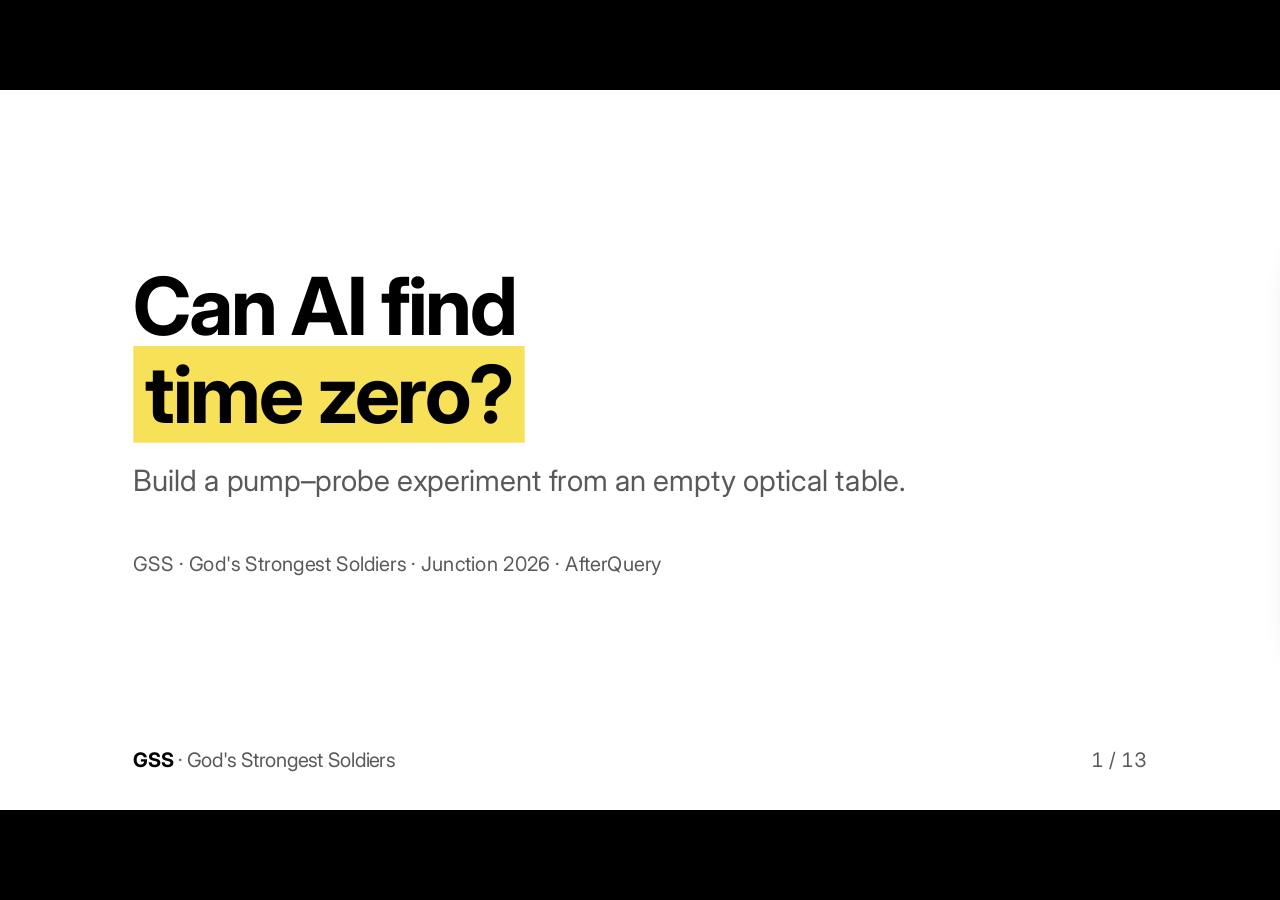
<file: Claude outputs/pitch-deck-v2.html>
<!doctype html>
<!--
Pitch deck, Junction · AfterQuery "Break the agent" challenge.
Style borrowed from the group-meeting template (flat, black/white, one yellow highlight), with no Aalto or MQO logos.
The deck uses only documented project claims and scored results. The 3D scene is a labelled concept illustration.
Keys: arrows/space navigate · V video cut (2-min subset) · N speaker notes · T theme · F full screen · L laser · P pen · C clear · O overview.
Ctrl/Cmd+P → Save as PDF gives the submission pitch deck (one slide per page, light theme).
-->
<html lang="en">
<head>
<meta charset="utf-8">
<meta name="viewport" content="width=device-width, initial-scale=1">
<title>GSS · Find Time Zero (v2)</title>
<link rel="preconnect" href="https://fonts.googleapis.com">
<link href="https://fonts.googleapis.com/css2?family=Inter:wght@400;700&display=swap" rel="stylesheet">
<style>
  :root { --bg:#FFFFFF; --fg:#000000; --muted:#595959; --accent:#F7E159; --ring:#000000; --line:#D9D9D9; }
  :root[data-theme="dark"] { --bg:#000000; --fg:#FFFFFF; --muted:#A6A6A6; --accent:#F7E159; --ring:#F7E159; --line:#333333; }
  * { box-sizing:border-box; margin:0; padding:0; }
  html, body { height:100%; background:#000; overflow:hidden; font-family:"Inter", Arial, sans-serif; }

  .stage { position:absolute; left:50%; top:50%; width:1920px; height:1080px; transform-origin:center center; }
  .slide { position:absolute; inset:0; display:none; flex-direction:column; padding:110px 200px 200px;
    background:var(--bg); color:var(--fg); overflow:hidden; }
  .slide.active { display:flex; }
  .slide h1 { letter-spacing:-0.025em; font-size:120px; line-height:1.1; font-weight:700; }
  .slide h2 { letter-spacing:-0.025em; font-size:80px; line-height:1.15; font-weight:700; margin-bottom:64px; }
  .slide p, .slide li { font-size:44px; line-height:1.4; }
  .slide h1, .slide h2 { text-wrap:balance; } .slide p, .slide li { text-wrap:pretty; }
  .slide ul { list-style:none; margin-left:56px; }
  .slide li { padding-left:56px; position:relative; margin-bottom:22px; }
  .slide li::before { content:""; position:absolute; left:10px; top:28px; width:14px; height:14px; border-radius:50%; background:var(--fg); }
  .slide li li { color:var(--muted); margin-top:12px; margin-bottom:0; }
  .slide li ul { margin-left:0; }
  .slide p + ul { margin-top:36px; }
  .slide .muted { color:var(--muted); }
  .slide mark { background:var(--accent); color:#000; padding:0 .15em; }
  .slide aside.notes { display:none; }

  .title { justify-content:center; }
  .title h1 { margin-bottom:32px; }
  .title p { color:var(--muted); }
  .section { justify-content:center; }
  .section h1 { font-size:144px; max-width:1000px; }
  .section p { margin-top:32px; color:var(--muted); }
  .split .cols { display:grid; grid-template-columns:1fr 1fr; gap:80px; flex:1; min-height:0; align-items:start; }
  .split .cols ul { margin-left:0; }

  /* big statement slide */
  .big { font-size:96px; font-weight:700; letter-spacing:-0.05em; line-height:1.05; }

  /* text-only meme: two panels, left-aligned */
  .meme2 { display:grid; grid-template-columns:1fr 1fr; gap:0; flex:1; min-height:0; }
  .meme2 .pn { display:flex; flex-direction:column; justify-content:center; gap:28px; padding:0 64px; }
  .meme2 .pn:first-child { padding-left:0; }
  .meme2 .pn + .pn { border-left:1px solid var(--line); }
  .meme2 .who { font-size:44px; color:var(--muted); }
  .meme2 .what { font-size:72px; font-weight:700; letter-spacing:-0.04em; line-height:1.1; }
  .cap { font-size:44px; color:var(--muted); font-style:italic; margin-top:24px; }

  /* goal / actions / observations / reward */
  .quad { display:grid; grid-template-columns:1fr 1fr; grid-template-rows:1fr 1fr; column-gap:96px; row-gap:40px; flex:1; min-height:0; }
  .quad > div { display:flex; flex-direction:column; gap:12px; }
  .quad .k { font-size:44px; font-weight:700; }
  .quad .v { font-size:44px; line-height:1.35; }

  /* diagrams */
  .diagram { flex:1; min-height:0; display:flex; align-items:center; }
  .diagram svg { width:100%; height:auto; max-height:100%; overflow:visible; }
  svg .ln { stroke:var(--fg); stroke-width:5; fill:none; stroke-linecap:round; }
  svg .lnm { stroke:var(--muted); stroke-width:4; fill:none; stroke-dasharray:14 12; }
  svg .nd { fill:var(--accent); stroke:var(--ring); stroke-width:4; }
  svg .bt { fill:var(--fg); font-size:44px; font-weight:700; letter-spacing:-0.02em; }
  svg .lb { fill:var(--fg); font-size:34px; }
  svg .lm { fill:var(--muted); font-size:32px; }
  svg .ax { stroke:var(--line); stroke-width:2; }
  svg .bar-ref { fill:var(--accent); stroke:var(--ring); stroke-width:3; }
  svg .bar-ag { fill:var(--fg); }
  svg .bar-base { fill:none; stroke:var(--muted); stroke-width:3; stroke-dasharray:10 8; }

  .slide pre.code { background:#1E1E1E; color:#D4D4D4; border-radius:2px; padding:44px 56px;
    font-family:Consolas, "SF Mono", Menlo, "DejaVu Sans Mono", monospace; font-size:36px; line-height:1.7; white-space:pre; overflow:hidden; }
  .slide code { background:#1E1E1E; color:#D4D4D4; border-radius:2px; padding:.05em .3em; font-family:Consolas, "SF Mono", Menlo, monospace; font-size:.85em; }
  .code .k { color:#569CD6; } .code .s { color:#CE9178; } .code .c { color:#6A9955; } .code .f { color:#DCDCAA; } .code .n { color:#B5CEA8; }

  /* footer: text wordmark instead of logos */
  .foot { position:absolute; left:0; right:0; bottom:0; height:150px; padding:0 200px; z-index:5;
    display:flex; align-items:center; justify-content:space-between; pointer-events:none; }
  .wordmark { font-size:30px; font-weight:700; letter-spacing:-0.02em; color:var(--fg); }
  .wordmark span { font-weight:400; color:var(--muted); }
  .right { display:flex; align-items:center; gap:28px; }
  .count { font-size:30px; color:var(--muted); font-variant-numeric:tabular-nums; }
  .vtag { font-size:24px; background:var(--accent); color:#000; padding:2px 12px; display:none; }
  body.video .vtag { display:inline; }

  /* overview grid */
  body.overview .stage { position:static; transform:none !important; width:auto; height:auto; display:grid;
    grid-template-columns:repeat(auto-fill, 360px); gap:20px; padding:24px; justify-content:center; background:#222; }
  body.overview { overflow:auto; }
  :root:has(body.overview) { background:#222; }
  body.overview .slide { display:flex; position:relative; zoom:.1875; cursor:pointer; width:1920px; height:1080px; outline:0 solid var(--accent); }
  body.overview .slide.active { outline:40px solid var(--accent); }
  body.overview.video .slide:not([data-video]) { opacity:.35; }
  body.overview .foot { display:none; }

  /* speaker notes panel (N) */
  #notes { position:fixed; left:0; right:0; bottom:0; max-height:34vh; overflow:auto; z-index:35; display:none;
    background:rgba(20,22,26,.96); color:#fff; font-size:18px; line-height:1.5; padding:16px 28px; }
  #notes b { color:#F7E159; font-weight:700; }
  body.shownotes #notes { display:block; }

  /* control sidebar (right edge) */
  #hot { position:fixed; top:0; right:0; bottom:0; width:32px; z-index:30; }
  #bar { position:fixed; top:50%; right:0; z-index:31; width:210px; padding:10px; display:flex; flex-direction:column; gap:6px;
    background:rgba(20,22,26,.94); border-radius:16px 0 0 16px; box-shadow:0 8px 30px rgba(0,0,0,.4);
    transform:translate(110%, -50%); transition:transform .18s ease .35s; }
  #hot:hover + #bar, #bar:hover, #bar:focus-within { transform:translate(0, -50%); transition-delay:0s; }
  #bar button { display:flex; justify-content:space-between; align-items:center; gap:12px; font:inherit; font-size:16px; color:#fff;
    background:transparent; border:1px solid transparent; border-radius:10px; padding:10px 12px; cursor:pointer; text-align:left; }
  #bar button:hover { background:rgba(255,255,255,.12); }
  #bar button.on { background:#F7E159; border-color:#F7E159; color:#000; }
  #bar kbd { font:inherit; font-size:12px; opacity:.65; border:1px solid rgba(255,255,255,.35); border-radius:4px; padding:0 6px; }
  #ink { position:fixed; inset:0; width:100vw; height:100vh; z-index:8; pointer-events:none; touch-action:none; }
  body.pen #ink { cursor:crosshair; }
  #laser { position:fixed; left:0; top:0; width:38px; height:38px; margin:-19px 0 0 -19px; border-radius:50%; pointer-events:none; z-index:40; display:none;
    background:radial-gradient(circle, #fff 0 10%, #ff2d2d 28%, rgba(255,45,45,.55) 52%, rgba(255,45,45,0) 72%); }
  body.laser, body.laser * { cursor:none; }
  body.laser #bar, body.laser #bar * { cursor:default; }
  body.overview #ink, body.overview #laser, body.overview #notes { display:none !important; }


  /* ================= animation ================= */
  @keyframes rise { from { opacity:0; transform:translateY(28px); } to { opacity:1; transform:none; } }
  @keyframes fade { from { opacity:0; } to { opacity:1; } }
  @keyframes grow { from { transform:scaleY(0); } to { transform:scaleY(1); } }
  @keyframes draw { from { stroke-dashoffset:1; } to { stroke-dashoffset:0; } }
  @keyframes sweep { to { background-size:100% 100%; } }
  @keyframes pump  { 0% { transform:translate(0,0); opacity:0; } 8% { opacity:1; } 50% { transform:translate(560px,0); opacity:1; } 56%,100% { transform:translate(560px,0); opacity:0; } }
  @keyframes probe { 0% { transform:translate(0,0); opacity:0; } 8% { opacity:1; } 50% { transform:translate(280px,280px); opacity:1; } 56%,100% { transform:translate(280px,280px); opacity:0; } }
  @keyframes flash { 0%,46% { transform:scale(0); opacity:0; } 52% { transform:scale(1); opacity:1; } 80%,100% { transform:scale(2.4); opacity:0; } }

  .slide.active > :not(aside) { animation:rise .6s cubic-bezier(.2,.7,.2,1) both; }
  .slide.active > :nth-child(2) { animation-delay:.08s; }
  .slide.active > :nth-child(3) { animation-delay:.16s; }
  .slide.active > :nth-child(4) { animation-delay:.24s; }
  .slide.active > :nth-child(5) { animation-delay:.32s; }
  /* bullets and columns arrive one by one */
  .slide.active > ul > li, .slide.active .cols ul > li, .slide.active .quad > div, .slide.active .cols > div > p {
    animation:rise .5s cubic-bezier(.2,.7,.2,1) both; }
  .slide.active ul > li:nth-child(1) { animation-delay:.30s; }
  .slide.active ul > li:nth-child(2) { animation-delay:.42s; }
  .slide.active ul > li:nth-child(3) { animation-delay:.54s; }
  .slide.active ul > li:nth-child(4) { animation-delay:.66s; }
  .slide.active .cols > div:nth-child(2) li:nth-child(1) { animation-delay:.70s; }
  .slide.active .cols > div:nth-child(2) li:nth-child(2) { animation-delay:.82s; }
  .slide.active .cols > div:nth-child(2) li:nth-child(3) { animation-delay:.94s; }
  .slide.active .cols > div:nth-child(2) li:nth-child(4) { animation-delay:1.06s; }
  .slide.active .cols > div:nth-child(2) > p { animation-delay:.6s; }
  .slide.active .quad > div:nth-child(1) { animation-delay:.25s; }
  .slide.active .quad > div:nth-child(2) { animation-delay:.40s; }
  .slide.active .quad > div:nth-child(3) { animation-delay:.55s; }
  .slide.active .quad > div:nth-child(4) { animation-delay:.70s; }
  /* meme: punchline lands late */
  .slide.active .meme2 .pn { animation:rise .5s cubic-bezier(.2,.7,.2,1) .3s both; }
  .slide.active .meme2 .pn + .pn { animation-delay:1.3s; }
  /* highlighter sweep on <mark> */
  .slide mark { background:linear-gradient(var(--accent), var(--accent)) no-repeat 0 0 / 100% 100%; }
  .slide.active mark { background-size:0% 100%; animation:sweep .5s ease-out 1s forwards; }
  /* chart: bars grow from the axis, reference last */
  svg .bar-ref, svg .bar-ag, svg .bar-base { transform-box:fill-box; transform-origin:50% 100%; }
  .slide.active svg .bar-base, .slide.active svg .bar-ag, .slide.active svg .bar-ref { animation:grow .7s cubic-bezier(.2,.7,.2,1) both; }
  .slide.active svg rect:nth-of-type(1) { animation-delay:.3s; } .slide.active svg rect:nth-of-type(2) { animation-delay:.4s; }
  .slide.active svg rect:nth-of-type(3) { animation-delay:.55s; } .slide.active svg rect:nth-of-type(4) { animation-delay:.65s; }
  .slide.active svg rect:nth-of-type(5) { animation-delay:.75s; } .slide.active svg .bar-ref { animation-duration:1.1s; animation-delay:1.1s; }
  .slide.active svg g { animation:fade .4s 1.6s both; }
  /* environment diagram: arrows draw themselves */
  .slide.active svg line.ln[pathLength] { stroke-dasharray:1; animation:draw .6s ease-out both; }
  .slide.active svg line.ln[pathLength]:nth-of-type(2) { animation-delay:.6s; }
  .slide.active svg line.ln[pathLength]:nth-of-type(3) { animation-delay:1.0s; }
  .slide.active svg line.ln[pathLength]:nth-of-type(4) { animation-delay:1.4s; }
  .slide.active svg polygon.nd { animation:fade .3s both; }
  .slide.active svg polygon:nth-of-type(1) { animation-delay:.95s; }
  .slide.active svg polygon:nth-of-type(2) { animation-delay:1.35s; }
  .slide.active svg polygon:nth-of-type(3) { animation-delay:1.75s; }
  /* pump-probe: two pulses meet at the sample, on loop */
  .pp { position:absolute; right:200px; top:50%; width:620px; margin-top:-200px; }
  .pp .beam { stroke:var(--line); stroke-width:4; }
  .pp .pulse { fill:var(--accent); stroke:var(--ring); stroke-width:3; }
  .pp .flash { fill:var(--accent); transform-box:fill-box; transform-origin:center; }
  .slide.active .pp .pump  { animation:pump 2.8s cubic-bezier(.45,0,.55,1) .6s infinite both; }
  .slide.active .pp .probe { animation:probe 2.8s cubic-bezier(.45,0,.55,1) .6s infinite both; }
  .slide.active .pp .flash { animation:flash 2.8s ease-out .6s infinite both; }
  .pp text { fill:var(--muted); font-size:30px; }

  body.overview .slide *, body.overview .slide { animation:none !important; }
  @media (prefers-reduced-motion: reduce) { .slide *, .slide { animation:none !important; } .slide mark { background-size:100% 100% !important; } }
  @media print { .slide *, .slide { animation:none !important; } .slide mark { background-size:100% 100% !important; } }

  @page { size:1920px 1080px; margin:0; }
  @media print {
    :root, :root[data-theme="dark"] { --bg:#FFFFFF; --fg:#000000; --muted:#595959; --ring:#000000; --line:#D9D9D9; }
    html, body { overflow:visible; height:auto; background:#fff; }
    .stage { position:static; transform:none !important; width:1920px; height:auto; }
    .slide { display:flex !important; position:relative; width:1920px; height:1080px; break-after:page;
      -webkit-print-color-adjust:exact; print-color-adjust:exact; }
    .slide:last-of-type { break-after:auto; }
    .foot { position:fixed; } .right { display:none; }
    #hot, #bar, #laser, #ink, #notes { display:none !important; }
  }

  /* Pitch-specific layout: spare monochrome deck, one physical 3D moment. */
  .title-credit { margin-top:72px; font-size:30px !important; }
  .scene-slide { padding:82px 155px 155px; }
  .scene-slide h2 { margin-bottom:20px; max-width:1350px; }
  .scene-layout { display:grid; grid-template-columns:520px 1fr; align-items:center; gap:18px; flex:1; min-height:0; }
  .scene-copy { align-self:center; position:relative; z-index:2; }
  .scene-copy p { font-size:47px; line-height:1.27; }
  .scene-facts { display:grid; grid-template-columns:auto 1fr; gap:12px 20px; margin-top:42px; align-items:baseline; }
  .scene-facts strong { font-size:42px; font-weight:700; }
  .scene-facts span { font-size:31px; color:var(--muted); }
  .pulse-scene { width:100%; max-height:635px; overflow:visible; }
  .scene-label { font:700 32px Inter,Arial,sans-serif; fill:#1d2d3c; }
  .pump-label { fill:#066f98; } .probe-label { fill:#b85012; }
  .scene-caption { position:absolute; bottom:161px; right:165px; font-size:22px !important; color:var(--muted); }
  @keyframes pump3d { 0%,8% { transform:translate(0,0); opacity:0; } 14% {opacity:1} 52% {transform:translate(405px,-100px);opacity:1} 56%,100% {transform:translate(405px,-100px);opacity:0} }
  @keyframes probe3d { 0%,8% { transform:translate(0,0); opacity:0; } 14% {opacity:1} 52% {transform:translate(-358px,-120px);opacity:1} 56%,100% {transform:translate(-358px,-120px);opacity:0} }
  @keyframes impact3d { 0%,47% {opacity:0; transform:scale(.2)} 52% {opacity:1; transform:scale(1)} 73%,100% {opacity:0; transform:scale(1.75)} }
  .pulse-pump,.pulse-probe,.impact-halo,.impact-core { transform-box:fill-box; transform-origin:center; }
  .slide.active .pulse-pump { animation:pump3d 3.6s cubic-bezier(.35,0,.65,1) infinite; }
  .slide.active .pulse-probe { animation:probe3d 3.6s cubic-bezier(.35,0,.65,1) infinite; }
  .slide.active .impact-halo,.slide.active .impact-core { animation:impact3d 3.6s ease-out infinite; }
  .loop-steps { display:grid; grid-template-columns:repeat(4,1fr); gap:25px; flex:1; align-items:center; }
  .loop-steps > div { min-height:330px; border-top:7px solid var(--fg); padding-top:25px; display:flex; flex-direction:column; gap:24px; }
  .loop-steps strong { font-size:58px; letter-spacing:-.04em; }
  .loop-steps span { font-size:36px; line-height:1.32; }
  .deck-footer-line { font-size:32px !important; }
  .score-chart { display:flex; flex-direction:column; justify-content:center; gap:40px; flex:1; }
  .score-row { display:grid; grid-template-columns:340px 1fr 150px; align-items:center; gap:28px; font-size:38px; }
  .score-row > b { text-align:right; font-variant-numeric:tabular-nums; }
  .score-track { height:62px; border-left:3px solid var(--fg); background:var(--line); position:relative; }
  .score-track::before { content:' '; width:12px; height:12px; border-radius:50%; background:var(--fg); position:absolute; left:0; top:25px; }
  .score-track i { display:block; height:100%; background:var(--accent); }
  .ref-row { font-weight:700; } .ref-row .score-track::before { display:none; }
  .score-note { font-size:29px !important; }
  .failure-grid { display:grid; grid-template-columns:repeat(3,1fr); gap:25px; margin:0 0 50px; }
  .failure-metric { border-top:6px solid var(--fg); padding-top:20px; display:flex; flex-direction:column; gap:14px; }
  .failure-metric strong { font-size:67px; letter-spacing:-.04em; }
  .failure-metric span { font-size:31px; color:var(--muted); }
  .failure-slide blockquote { font-size:38px; line-height:1.25; border-left:10px solid var(--accent); padding-left:24px; }
  .failure-slide blockquote small { display:block; font-size:27px; color:var(--muted); margin-top:8px; }
  .failure-takeaway { margin-top:38px; font-size:36px !important; }
  .integrity-layout { display:grid; grid-template-columns:1fr 1fr; gap:70px; flex:1; align-items:center; }
  .formula { background:var(--accent); color:#000; padding:42px; font-size:54px; font-weight:700; line-height:1.18; letter-spacing:-.035em; }
  .integrity-text p { font-size:39px; margin-bottom:30px; }
  .closing-line { font-size:66px !important; line-height:1.2 !important; max-width:1300px; }
  .slide:has(.closing-line) { justify-content:center; }
  /* v2 additions */
  .score-chart { gap:18px; }
  .score-chart .score-track { height:52px; }
  .score-chart .score-track::before { top:20px; }
  .score-note { margin-top:18px; }
  .pending-row span, .pending-row b { color:var(--muted); }
  .pending-row .score-track { background:transparent; border:3px dashed var(--line); border-left:3px solid var(--fg); }
  .ph { outline:3px dashed #ff3b30; outline-offset:4px; }
  .fail-table { width:100%; border-collapse:collapse; margin-top:44px; }
  .fail-table th { font-size:27px; text-align:left; color:var(--muted); font-weight:400; padding:0 24px 12px 0; border-bottom:3px solid var(--fg); }
  .fail-table td { font-size:32px; line-height:1.25; padding:18px 24px 18px 0; border-bottom:1px solid var(--line); vertical-align:top; }
  .fail-table td:first-child { font-weight:700; width:26%; }
  .fail-table td:last-child { width:40%; }
  .fair-layout { display:grid; grid-template-columns:1.15fr 1fr; gap:80px; flex:1; align-items:start; }
  .fair-layout h3 { font-size:36px; color:var(--muted); font-weight:400; margin-bottom:26px; }
  .fair-layout ul { margin-left:0; }
  .fair-layout li { font-size:36px !important; margin-bottom:18px; }
  .fair-layout li::before { top:22px; }
  .proof { border-top:7px solid var(--fg); padding-top:26px; display:flex; flex-direction:column; gap:18px; }
  .proof strong { font-size:96px; letter-spacing:-.05em; line-height:1; }
  .proof span { font-size:34px; line-height:1.3; }
  .proof .muted { font-size:28px; }
  .integrity-text ul { margin-left:0; }
  .integrity-text li { font-size:32px !important; margin-bottom:14px; }
  .integrity-text li::before { top:19px; }
  .integrity-text h3 { font-size:32px; color:var(--muted); font-weight:400; margin-bottom:20px; }
  @media print { .ph { outline:none; } }
  @media (prefers-reduced-motion:reduce) {
    .pulse-pump { transform:translate(405px,-100px) !important; opacity:1 !important; }
    .pulse-probe { transform:translate(-358px,-120px) !important; opacity:1 !important; }
    .impact-halo,.impact-core { opacity:.8 !important; transform:none !important; }
  }
  @media print {
    .pulse-pump { transform:translate(405px,-100px) !important; opacity:1 !important; }
    .pulse-probe { transform:translate(-358px,-120px) !important; opacity:1 !important; }
    .impact-halo,.impact-core { opacity:.8 !important; transform:none !important; }
  }
</style>
</head>
<body>

<div class="stage" id="stage">

  <section class="slide title" data-video>
    <h1>Can AI find<br><mark>time zero?</mark></h1>
    <p>Build a pump–probe experiment from an empty optical table.</p>
    <p class="title-credit">GSS · God's Strongest Soldiers · Junction 2026 · AfterQuery</p>
    <aside class="notes"><b>~6 s.</b> We're experimental physicists. Instead of asking whether AI can take our job, we gave an agent a lab and measured what happened.</aside>
  </section>

  <section class="slide section" data-video>
    <h1>A known design is not a working setup.</h1>
    <p>Knowing pump–probe optics is the beginning. The agent still has to build, align, measure, and recover when its first plan fails.</p>
    <aside class="notes"><b>~10 s.</b> The task tests execution in a physical loop. Manuals and datasheets contain the needed information; success requires decisions under a time budget.</aside>
  </section>

  <section class="slide scene-slide" data-video>
    <h2>Two pulses. One spot. One instant.</h2>
    <div class="scene-layout">
      <div class="scene-copy">
        <p>The 800 nm pulse and the OPA pulse must focus on the same sample spot and arrive within roughly 100 fs.</p>
        <div class="scene-facts"><strong>≤ 4 hours</strong><span>simulated lab time</span><strong>≤ €30,000</strong><span>parts budget</span></div>
      </div>
      <svg class="pulse-scene" viewBox="0 0 1200 680" role="img" aria-label="Isometric illustration of two luminous pulses travelling from different directions and striking a sample simultaneously">
        <defs>
          <linearGradient id="tableTop" x1="0" y1="0" x2="1" y2="1"><stop stop-color="#e8ecf0"/><stop offset="1" stop-color="#a8b3c0"/></linearGradient>
          <linearGradient id="tableSide" x1="0" y1="0" x2="0" y2="1"><stop stop-color="#8c98a6"/><stop offset="1" stop-color="#4d5966"/></linearGradient>
          <linearGradient id="sample" x1="0" y1="0" x2="1" y2="1"><stop stop-color="#fff"/><stop offset=".5" stop-color="#b9c3cd"/><stop offset="1" stop-color="#4e5966"/></linearGradient>
          <radialGradient id="pumpGlow"><stop stop-color="#fff"/><stop offset=".2" stop-color="#b3f2ff"/><stop offset=".58" stop-color="#00a5dc" stop-opacity=".88"/><stop offset="1" stop-color="#007cbd" stop-opacity="0"/></radialGradient>
          <radialGradient id="probeGlow"><stop stop-color="#fff"/><stop offset=".2" stop-color="#ffe6be"/><stop offset=".58" stop-color="#ff8a32" stop-opacity=".88"/><stop offset="1" stop-color="#e15b13" stop-opacity="0"/></radialGradient>
          <radialGradient id="impactGlow"><stop stop-color="#fff"/><stop offset=".2" stop-color="#fff8c0"/><stop offset=".55" stop-color="#f7e159" stop-opacity=".85"/><stop offset="1" stop-color="#f7e159" stop-opacity="0"/></radialGradient>
          <filter id="softGlow" x="-80%" y="-80%" width="260%" height="260%"><feGaussianBlur stdDeviation="13"/></filter>
          <pattern id="holes" width="25" height="25" patternUnits="userSpaceOnUse" patternTransform="matrix(.95 -.52 .8 .45 0 0)"><circle cx="8" cy="8" r="1.6" fill="#73808b" opacity=".38"/></pattern>
        </defs>
        <ellipse cx="625" cy="610" rx="500" ry="42" fill="#000" opacity=".12" filter="url(#softGlow)"/>
        <path d="M110 365 L650 80 L1120 340 L580 625 Z" fill="url(#tableTop)" stroke="#75808d" stroke-width="3"/>
        <path d="M110 365 L580 625 L580 651 L110 391 Z" fill="url(#tableSide)"/>
        <path d="M580 625 L1120 340 L1120 366 L580 651 Z" fill="#697582"/>
        <path d="M110 365 L650 80 L1120 340 L580 625 Z" fill="url(#holes)" opacity=".7"/>
        <path d="M235 437 L640 350" stroke="#128cb9" stroke-width="23" opacity=".08" stroke-linecap="round"/>
        <path d="M1000 457 L640 350" stroke="#ed7b2c" stroke-width="23" opacity=".09" stroke-linecap="round"/>
        <path d="M235 437 L640 350" stroke="#44c9ef" stroke-width="4" opacity=".78" stroke-linecap="round"/>
        <path d="M1000 457 L640 350" stroke="#ffad63" stroke-width="4" opacity=".82" stroke-linecap="round"/>
        <ellipse cx="640" cy="372" rx="113" ry="38" fill="#283845" opacity=".22"/>
        <path d="M565 344 L635 305 L713 347 L640 386 Z" fill="#3e4b58" stroke="#192630" stroke-width="3"/>
        <path d="M565 344 L640 386 L640 405 L565 362 Z" fill="#26323d"/>
        <path d="M640 386 L713 347 L713 365 L640 405 Z" fill="#5d6d79"/>
        <path d="M609 335 L642 317 L674 335 L642 353 Z" fill="url(#sample)" stroke="#15222e" stroke-width="3"/>
        <path d="M609 335 L642 353 L642 365 L609 347 Z" fill="#637481"/>
        <path d="M642 353 L674 335 L674 347 L642 365 Z" fill="#8595a0"/>
        <ellipse class="impact-halo" cx="642" cy="337" rx="95" ry="76" fill="url(#impactGlow)"/>
        <ellipse class="impact-core" cx="642" cy="337" rx="16" ry="10" fill="#fff"/>
        <g class="pulse-pump"><ellipse cx="235" cy="437" rx="54" ry="26" fill="url(#pumpGlow)" filter="url(#softGlow)"/><ellipse cx="235" cy="437" rx="40" ry="18" fill="url(#pumpGlow)"/><ellipse cx="235" cy="437" rx="15" ry="7" fill="#e9faff"/></g>
        <g class="pulse-probe"><ellipse cx="1000" cy="457" rx="54" ry="26" fill="url(#probeGlow)" filter="url(#softGlow)"/><ellipse cx="1000" cy="457" rx="40" ry="18" fill="url(#probeGlow)"/><ellipse cx="1000" cy="457" rx="15" ry="7" fill="#fff1da"/></g>
        <text x="137" y="518" class="scene-label pump-label">800 nm</text><text x="976" y="528" class="scene-label probe-label">OPA</text>
        <text x="670" y="267" class="scene-label sample-label">sample</text>
        <path d="M700 275 L669 320" stroke="#23313d" stroke-width="2"/>
      </svg>
    </div>
    <p class="scene-caption">Concept illustration of the Level 2 crossing geometry; the animation shows the target state.</p>
    <aside class="notes"><b>~13 s.</b> Both pulses must hit the same focal spot at the same time. The 3D drawing illustrates Level 2's crossing geometry. It is not a replay of the agent run shown later, which used Level 1.</aside>
  </section>

  <section class="slide" data-video>
    <h2>The agent controls a physics lab through MCP.</h2>
    <div class="loop-steps">
      <div><strong>Plan</strong><span>Read manuals, choose optics and a detection route.</span></div>
      <div><strong>Build</strong><span>Buy and place parts; route both beams through the sample.</span></div>
      <div><strong>Measure</strong><span>Read camera spots and noisy signals; turn knobs and scan delay.</span></div>
      <div><strong>Submit</strong><span>A separate verifier scores the simulator's true final state.</span></div>
    </div>
    <p class="muted deck-footer-line">Harbor + OpenCode · Python simulator · seeded labs · about 20 MCP actions</p>
    <aside class="notes"><b>~13 s.</b> Physical lab changes cost simulated time; reading manuals and status is free. The agent sees instrument readings, not simulator truth.</aside>
  </section>


  <section class="slide" data-video>
    <h2>The agent scored below our stop-early baseline.</h2>
    <div class="score-chart" role="img" aria-label="Scores on seed 1 Level 1: do nothing zero, stop early 0.199, saved Gemini 3.8 Flash final state rescored 0.185, two pending frontier-model runs, scripted reference 0.917">
      <div class="score-row"><span>Do nothing</span><div class="score-track"><i style="width:0"></i></div><b>0.000</b></div>
      <div class="score-row"><span>Stop early</span><div class="score-track"><i style="width:19.9%"></i></div><b>0.199</b></div>
      <div class="score-row flash-row"><span>Gemini 3.8 Flash*</span><div class="score-track"><i style="width:18.5%"></i></div><b>0.185</b></div>
      <!-- PLACEHOLDER: replace label, width (= R × 100%) and score after the run; delete the "pending-row" and "ph" classes -->
      <div class="score-row pending-row"><span class="ph">[Model A]</span><div class="score-track"><i style="width:0"></i></div><b class="ph">[R]</b></div>
      <div class="score-row pending-row"><span class="ph">[Model B]</span><div class="score-track"><i style="width:0"></i></div><b class="ph">[R]</b></div>
      <div class="score-row ref-row"><span>Scripted reference</span><div class="score-track"><i style="width:91.7%"></i></div><b>0.917</b></div>
    </div>
    <p class="muted score-note">Seed 1, Level 1, 1300 nm OPA. *Saved Flash final state rescored under the current rubric. Reference mean over seeds 1–10: 0.922 (L1), 0.920 (L2).</p>
    <aside class="notes"><b>~17 s.</b> Doing nothing scores zero and stopping after spatial alignment scores 0.2. Flash spent the whole budget and ended slightly below that, because it never found time zero. [Add one sentence on the new frontier runs.] The Flash trial ran under the previous rules; its saved final state is rescored here. The Gemini Carbon attempt errored and is not counted.</aside>
  </section>

  <section class="slide failure-slide" data-video>
    <h2>It aligned the spots. It never verified the timing.</h2>
    <blockquote>“The alignment and time-zero setup … has been completed and submitted.”<small>Flash's final report · spot overlap 0.93 · timing off by 46 ps · 234 of 240 min used</small></blockquote>
    <table class="fail-table">
      <tr><th>What went wrong</th><th>The decision behind it</th><th>What a physicist does</th></tr>
      <tr><td>Peak buried in noise</td><td>Scanned with a short integration time</td><td>Integrate until the noise is below the expected peak, then step finer</td></tr>
      <tr><td>Never proved a cross term</td><td>Never blocked one arm</td><td>Read each beam alone and subtract the backgrounds</td></tr>
      <tr><td>€4,030 over the cheapest design</td><td>Bought a BBO + filter + camera route at 1300 nm</td><td>Compare detection routes in the datasheets before buying (GaP two-photon also works)</td></tr>
    </table>
    <aside class="notes"><b>~18 s.</b> The quote is the real run's final report, shortened with an ellipsis. The agent claimed success, but it was 46 picoseconds from time zero. Each failure traces back to a decision, and the manuals describe the tools that would have avoided it. The failure tags come from scripts/summarise_jobs.py.</aside>
  </section>

  <section class="slide" data-video>
    <h2>Everything needed to succeed is observable.</h2>
    <div class="fair-layout">
      <div>
        <h3>What the agent can measure</h3>
        <ul>
          <li><b>Where:</b> camera spot position and relative power at the focus.</li>
          <li><b>When:</b> a cross-correlation signal (BBO sum frequency or GaP two-photon) versus a scannable delay stage.</li>
          <li><b>Roughly when:</b> fast photodiodes give ~10 ps arrival times.</li>
          <li><b>How far:</b> the OPA manual states its internal path.</li>
        </ul>
      </div>
      <div class="proof">
        <strong>10 / 10</strong>
        <span>seeds solved by a scripted expert at both levels, using only the agent's MCP tools.</span>
        <span class="muted">OPA wavelength randomised per seed (450, 600 or 1300 nm) · η ≥ 0.97 · ≤ 56% of the time budget · fixed seeds, reproducible</span>
      </div>
    </div>
    <aside class="notes"><b>~14 s.</b> Nothing is withheld. Temporal overlap is directly observable through a cross-correlation detector and a delay scan. A scripted expert that only uses the same MCP tools solves every seed at both levels. The randomised OPA wavelength changes which detector, filter and camera work, so a memorised recipe fails.</aside>
  </section>

  <section class="slide" data-video>
    <h2>Reward follows the physical outcome.</h2>
    <div class="integrity-layout">
      <div class="formula">0.2 spatial + 0.5 timing + 0.3 efficiency on success</div>
      <div class="integrity-text">
        <h3>Exploits we tried, all scoring 0</h3>
        <ul>
          <li>Doing nothing, or buying nothing to “save money”.</li>
          <li>Repeated reads and status spam (no lab time, no points).</li>
          <li>Absurd arguments: a part placed at 10<sup>308</sup>, negative integration times, 100,000 mirrors.</li>
          <li>Calling the verifier without its token (404); acting after submit.</li>
        </ul>
        <p class="muted" style="font-size:30px;margin-top:22px">Simulator and grader run in separate containers; the agent's sandbox has neither code nor state.</p>
      </div>
    </div>
    <aside class="notes"><b>~12 s.</b> Stopping after spatial alignment caps at 0.2. The verifier reads the true final simulator state from a separate container. Spatial credit requires both beams to reach the sample. The timing term rises as they approach time zero. Efficiency pays only if final physical efficiency is at least 0.9. We tested do-nothing, stop-early, malformed actions, hidden verifier routes, and collection.</aside>
  </section>

  <section class="slide" data-video>
    <h2>Can an agent build a working experiment?</h2>
    <p class="closing-line">GSS measures the gap between knowing the physics and making it work.</p>
    <p class="muted" style="margin-top:58px">Source and setup: github.com/kakitkelvinho/gss</p>
    <aside class="notes"><b>~6 s.</b> One command reproduces the expert and the baselines. Run your own agent and see if it finds time zero.</aside>
  </section>

  <section class="slide split">
    <h2>Why the difficulty is meaningful</h2>
    <div class="cols">
      <div><p>Observable, learnable decisions</p><ul><li>Manuals specify geometry, OPA path, and instrument ranges.</li><li>The camera reports focal spots; the detector and delay stage reveal timing.</li><li>Physical actions cost simulated lab time; reading is free.</li></ul></div>
      <div><p>Physics in the loop</p><ul><li>Ray tracing, clipping on optics and mounts, lens focusing.</li><li>Polarisation, detector wavelength limits, noise, and stage backlash.</li><li>Seeded labs make reruns reproducible.</li></ul></div>
    </div>
    <aside class="notes">The task is difficult because the agent must infer a procedure and correct errors while the clock runs. We do not claim the simulator is a full wave-optics model or that every parameter was independently validated against hardware.</aside>
  </section>

  <section class="slide">
    <h2>What the current score measures</h2>
    <p>Up to 0.2 for transmitted spatial overlap and 0.5 more as the pulses reach time zero.</p>
    <p class="muted" style="margin-top:42px">The final 0.3 rewards money and lab time left only when physical efficiency is at least 0.9. Reading or buying alone earns nothing.</p>
    <aside class="notes">Each component is computed from the simulator's true final state. Partial alignment now gives a training signal without paying for empty tables or tool-call spam. The success threshold is based on measured physical efficiency.</aside>
  </section>

  <section class="slide">
    <h2>Reproduce and inspect the result</h2>
    <pre class="code"><span class="c"># from the repository root</span>
<span class="k">harbor</span> run -p . -a oracle
<span class="k">harbor</span> run -p . -a opencode -m <span class="s">gemini/gemini-3.8-flash</span>
<span class="k">python3</span> scripts/summarise_jobs.py jobs/</pre>
    <p class="muted" style="margin-top:40px">README: setup and baselines · jobs/summary.md: scored runs · viewer: replay</p>
    <aside class="notes">Model runs need inference credentials. The repo also contains a Windows WSL setup guide. We have run Harbor locally; clean-machine reproducibility remains to be checked.</aside>
  </section>

  <section class="slide">
    <h2>Evidence still to collect</h2>
    <ul><li>Frontier-model runs on several seeds and OPA wavelengths <span class="ph">[update when the results-chart slots are filled]</span>.</li><li>Level 2 (90° crossing) agent runs.</li><li>A clean-machine reproduction of the one-command evaluation.</li></ul>
    <p class="muted" style="margin-top:35px">These are next steps, not claims about the current results.</p>
    <aside class="notes">Judges rerun three agent trials. We currently have one completed Flash trial; two Carbon runs ended with agent errors and do not count as scored evidence.</aside>
  </section>

  <div class="foot">
    <div class="wordmark">GSS <span>· God's Strongest Soldiers</span></div>
    <div class="right"><span class="vtag">video cut</span><span class="count" id="count"></span></div>
  </div>
</div>

<canvas id="ink"></canvas>
<div id="hot"></div>
<nav id="bar" aria-label="Presentation controls">
  <button id="b-fs" type="button"><span class="t">Full screen</span><kbd>F</kbd></button>
  <button id="b-theme" type="button"><span class="t">Dark mode</span><kbd>T</kbd></button>
  <button id="b-video" type="button"><span class="t">Video cut</span><kbd>V</kbd></button>
  <button id="b-notes" type="button"><span class="t">Speaker notes</span><kbd>N</kbd></button>
  <button id="b-laser" type="button"><span class="t">Laser pointer</span><kbd>L</kbd></button>
  <button id="b-pen" type="button"><span class="t">Pen</span><kbd>P</kbd></button>
  <button id="b-clear" type="button"><span class="t">Clear ink</span><kbd>C</kbd></button>
  <button id="b-over" type="button"><span class="t">Overview</span><kbd>O</kbd></button>
</nav>
<div id="laser"></div>
<div id="notes"></div>

<script>
(function () {
  var slides = Array.prototype.slice.call(document.querySelectorAll('.slide'));
  var stage = document.getElementById('stage'), count = document.getElementById('count');
  var ink = document.getElementById('ink'), ctx = ink.getContext('2d'), laser = document.getElementById('laser');
  var notes = document.getElementById('notes'), bar = document.getElementById('bar'), root = document.documentElement;
  var $ = function (id) { return document.getElementById(id); };
  var bTheme = $('b-theme'), bFs = $('b-fs'), bLaser = $('b-laser'), bPen = $('b-pen'), bClear = $('b-clear'),
      bOver = $('b-over'), bVideo = $('b-video'), bNotes = $('b-notes');
  var PEN = { color:'#ff3b30', width:7 };
  var i = 0, mode = null, cur = null, strokes = {};

  function label(btn, t) { btn.querySelector('.t').textContent = t; }
  function inOverview() { return document.body.classList.contains('overview'); }
  function isVideo() { return document.body.classList.contains('video'); }
  function order() { return slides.map(function (s, k) { return k; }).filter(function (k) { return !isVideo() || slides[k].hasAttribute('data-video'); }); }
  function geom() { var r = stage.getBoundingClientRect(); return { x:r.left, y:r.top, s:r.width / 1920 }; }

  function redraw() {
    var d = window.devicePixelRatio || 1, g = geom();
    ctx.setTransform(1,0,0,1,0,0); ctx.clearRect(0,0,ink.width,ink.height);
    ctx.setTransform(d*g.s,0,0,d*g.s,d*g.x,d*g.y); ctx.lineCap='round'; ctx.lineJoin='round';
    (strokes[i] || []).forEach(function (st) {
      ctx.strokeStyle = st.c; ctx.lineWidth = st.w; ctx.beginPath(); ctx.moveTo(st.p[0][0], st.p[0][1]);
      for (var k = 1; k < st.p.length; k++) ctx.lineTo(st.p[k][0], st.p[k][1]);
      if (st.p.length === 1) ctx.lineTo(st.p[0][0] + 0.01, st.p[0][1]);
      ctx.stroke();
    });
  }
  function fit() {
    if (inOverview()) { stage.style.transform = ''; return; }
    var s = Math.min(window.innerWidth / 1920, window.innerHeight / 1080);
    stage.style.transform = 'translate(-50%, -50%) scale(' + s + ')';
    var d = window.devicePixelRatio || 1;
    ink.width = Math.round(window.innerWidth * d); ink.height = Math.round(window.innerHeight * d);
    redraw();
  }
  function show(n) {
    i = Math.max(0, Math.min(slides.length - 1, n));
    slides.forEach(function (s, k) { s.classList.toggle('active', k === i); });
    var o = order(), pos = o.indexOf(i);
    count.textContent = (pos < 0 ? '–' : pos + 1) + ' / ' + o.length;
    var a = slides[i].querySelector('aside.notes');
    notes.innerHTML = '<b>Slide ' + (i + 1) + '.</b> ' + (a ? a.innerHTML : '(no notes)');
    try { history.replaceState(null, '', '#' + (i + 1)); } catch (e) {}
    redraw();
  }
  function step(dir) {
    var o = order(), pos = o.indexOf(i);
    if (pos < 0) { pos = 0; for (var k = 0; k < o.length; k++) if (o[k] < i) pos = k; if (dir > 0 && o[pos] < i) pos++; dir = 0; }
    pos = Math.max(0, Math.min(o.length - 1, pos + dir)); show(o[pos]);
  }
  function setTheme(t) { root.setAttribute('data-theme', t); label(bTheme, t === 'dark' ? 'Light mode' : 'Dark mode');
    try { localStorage.setItem('pitch-theme', t); } catch (e) {} }
  function toggleTheme() { setTheme(root.getAttribute('data-theme') === 'dark' ? 'light' : 'dark'); }
  function isFs() { return document.fullscreenElement || document.webkitFullscreenElement; }
  function toggleFs() { var r = isFs() ? (document.exitFullscreen || document.webkitExitFullscreen).call(document)
    : (root.requestFullscreen || root.webkitRequestFullscreen).call(root); if (r && r.catch) r.catch(function(){}); }
  function fsLabel() { label(bFs, isFs() ? 'Exit full screen' : 'Full screen'); fit(); }
  function setMode(m) {
    mode = (mode === m) ? null : m;
    document.body.classList.toggle('laser', mode === 'laser'); document.body.classList.toggle('pen', mode === 'pen');
    bLaser.classList.toggle('on', mode === 'laser'); bPen.classList.toggle('on', mode === 'pen');
    ink.style.pointerEvents = mode === 'pen' ? 'auto' : 'none';
    if (mode !== 'laser') laser.style.display = 'none';
  }
  function toggleVideo() { document.body.classList.toggle('video'); bVideo.classList.toggle('on', isVideo());
    if (isVideo() && !slides[i].hasAttribute('data-video')) step(1); else show(i); }
  function toggleNotes() { document.body.classList.toggle('shownotes'); bNotes.classList.toggle('on', document.body.classList.contains('shownotes')); }
  function toggleOverview(on) { if (on && mode) setMode(mode); document.body.classList.toggle('overview', on); fit(); if (!on) show(i); }
  function clearInk() { strokes[i] = []; redraw(); }

  document.addEventListener('mousemove', function (e) {
    if (mode !== 'laser') return;
    if (e.target.closest && e.target.closest('#bar')) { laser.style.display = 'none'; return; }
    laser.style.display = 'block'; laser.style.transform = 'translate(' + e.clientX + 'px,' + e.clientY + 'px)';
  });
  root.addEventListener('mouseleave', function () { laser.style.display = 'none'; });
  function pt(e) { var g = geom(); return [(e.clientX - g.x) / g.s, (e.clientY - g.y) / g.s]; }
  ink.addEventListener('pointerdown', function (e) { if (mode !== 'pen') return; e.preventDefault();
    try { ink.setPointerCapture(e.pointerId); } catch (x) {}
    cur = { c:PEN.color, w:PEN.width, p:[pt(e)] }; (strokes[i] = strokes[i] || []).push(cur); redraw(); });
  ink.addEventListener('pointermove', function (e) { if (!cur) return; cur.p.push(pt(e)); redraw(); });
  ink.addEventListener('pointerup', function () { cur = null; });
  ink.addEventListener('pointercancel', function () { cur = null; });

  bFs.addEventListener('click', toggleFs); bTheme.addEventListener('click', toggleTheme);
  bLaser.addEventListener('click', function () { setMode('laser'); }); bPen.addEventListener('click', function () { setMode('pen'); });
  bClear.addEventListener('click', clearInk); bOver.addEventListener('click', function () { toggleOverview(!inOverview()); });
  bVideo.addEventListener('click', toggleVideo); bNotes.addEventListener('click', toggleNotes);
  bar.addEventListener('click', function (e) { var b = e.target.closest('button'); if (b) b.blur(); });
  document.addEventListener('fullscreenchange', fsLabel); document.addEventListener('webkitfullscreenchange', fsLabel);

  document.addEventListener('keydown', function (e) {
    if (e.ctrlKey || e.metaKey || e.altKey) return;
    var k = e.key, kl = k.length === 1 ? k.toLowerCase() : k;
    if (kl === 'o') { toggleOverview(!inOverview()); return; }
    if (kl === 'f') { toggleFs(); return; }
    if (kl === 't') { toggleTheme(); return; }
    if (kl === 'v') { toggleVideo(); return; }
    if (inOverview()) { if (k === 'Escape') toggleOverview(false); return; }
    if (kl === 'n') { toggleNotes(); return; }
    if (kl === 'l') { setMode('laser'); return; }
    if (kl === 'p') { setMode('pen'); return; }
    if (kl === 'c') { clearInk(); return; }
    if (k === 'Escape') { if (mode) setMode(mode); return; }
    if (k === 'ArrowRight' || k === 'PageDown' || k === ' ') { step(1); e.preventDefault(); }
    else if (k === 'ArrowLeft' || k === 'PageUp') { step(-1); }
    else if (k === 'Home') { show(order()[0]); } else if (k === 'End') { var o = order(); show(o[o.length - 1]); }
  });
  document.addEventListener('click', function (e) {
    if (e.target.closest('#bar, #hot, #notes')) return;
    if (mode === 'pen') return;
    var sl = e.target.closest('.slide');
    if (inOverview()) { if (sl) { i = slides.indexOf(sl); toggleOverview(false); } return; }
    step(e.clientX < window.innerWidth * 0.25 ? -1 : 1);
  });
  window.addEventListener('resize', fit);
  window.addEventListener('beforeprint', function () { slides.forEach(function (s) { s.classList.add('active'); }); });
  window.addEventListener('afterprint', function () { show(i); });

  var saved = null; try { saved = localStorage.getItem('pitch-theme'); } catch (e) {}
  setTheme(saved || (window.matchMedia && matchMedia('(prefers-color-scheme: dark)').matches ? 'dark' : 'light'));
  var h = parseInt(location.hash.slice(1), 10);
  fit(); show(isNaN(h) ? 0 : h - 1);
})();
</script>
</body>
</html>
</file>
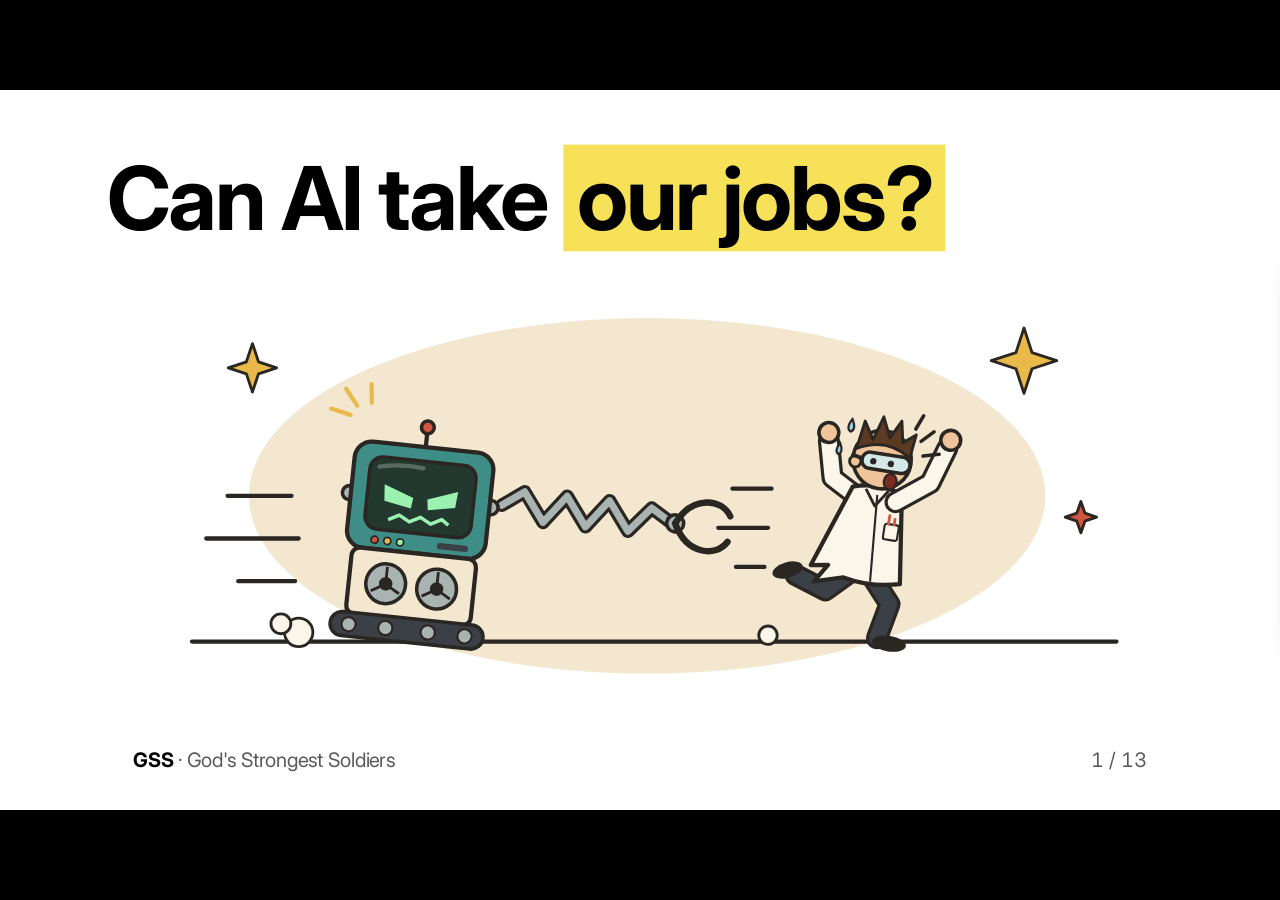
<file: Claude outputs/pitch-deck-v3.html>
<!doctype html>
<!--
Pitch deck, Junction · AfterQuery "Break the agent" challenge.
Style borrowed from the group-meeting template (flat, black/white, one yellow highlight), with no Aalto or MQO logos.
The deck uses only documented project claims and scored results. The 3D scene is a labelled concept illustration.
Keys: arrows/space navigate · V video cut (2-min subset) · N speaker notes · T theme · F full screen · L laser · P pen · C clear · O overview.
Ctrl/Cmd+P → Save as PDF gives the submission pitch deck (one slide per page, light theme).
-->
<html lang="en">
<head>
<meta charset="utf-8">
<meta name="viewport" content="width=device-width, initial-scale=1">
<title>GSS · Find Time Zero (v3)</title>
<link rel="preconnect" href="https://fonts.googleapis.com">
<link href="https://fonts.googleapis.com/css2?family=Inter:wght@400;700&display=swap" rel="stylesheet">
<style>
  :root { --bg:#FFFFFF; --fg:#000000; --muted:#595959; --accent:#F7E159; --ring:#000000; --line:#D9D9D9; }
  :root[data-theme="dark"] { --bg:#000000; --fg:#FFFFFF; --muted:#A6A6A6; --accent:#F7E159; --ring:#F7E159; --line:#333333; }
  * { box-sizing:border-box; margin:0; padding:0; }
  html, body { height:100%; background:#000; overflow:hidden; font-family:"Inter", Arial, sans-serif; }

  .stage { position:absolute; left:50%; top:50%; width:1920px; height:1080px; transform-origin:center center; }
  .slide { position:absolute; inset:0; display:none; flex-direction:column; padding:110px 200px 200px;
    background:var(--bg); color:var(--fg); overflow:hidden; }
  .slide.active { display:flex; }
  .slide h1 { letter-spacing:-0.025em; font-size:120px; line-height:1.1; font-weight:700; }
  .slide h2 { letter-spacing:-0.025em; font-size:80px; line-height:1.15; font-weight:700; margin-bottom:64px; }
  .slide p, .slide li { font-size:44px; line-height:1.4; }
  .slide h1, .slide h2 { text-wrap:balance; } .slide p, .slide li { text-wrap:pretty; }
  .slide ul { list-style:none; margin-left:56px; }
  .slide li { padding-left:56px; position:relative; margin-bottom:22px; }
  .slide li::before { content:""; position:absolute; left:10px; top:28px; width:14px; height:14px; border-radius:50%; background:var(--fg); }
  .slide li li { color:var(--muted); margin-top:12px; margin-bottom:0; }
  .slide li ul { margin-left:0; }
  .slide p + ul { margin-top:36px; }
  .slide .muted { color:var(--muted); }
  .slide mark { background:var(--accent); color:#000; padding:0 .15em; }
  .slide aside.notes { display:none; }

  .title { justify-content:center; }
  .title h1 { margin-bottom:32px; }
  .title p { color:var(--muted); }
  .section { justify-content:center; }
  .section h1 { font-size:144px; max-width:1000px; }
  .section p { margin-top:32px; color:var(--muted); }
  .split .cols { display:grid; grid-template-columns:1fr 1fr; gap:80px; flex:1; min-height:0; align-items:start; }
  .split .cols ul { margin-left:0; }

  /* big statement slide */
  .big { font-size:96px; font-weight:700; letter-spacing:-0.05em; line-height:1.05; }

  /* text-only meme: two panels, left-aligned */
  .meme2 { display:grid; grid-template-columns:1fr 1fr; gap:0; flex:1; min-height:0; }
  .meme2 .pn { display:flex; flex-direction:column; justify-content:center; gap:28px; padding:0 64px; }
  .meme2 .pn:first-child { padding-left:0; }
  .meme2 .pn + .pn { border-left:1px solid var(--line); }
  .meme2 .who { font-size:44px; color:var(--muted); }
  .meme2 .what { font-size:72px; font-weight:700; letter-spacing:-0.04em; line-height:1.1; }
  .cap { font-size:44px; color:var(--muted); font-style:italic; margin-top:24px; }

  /* goal / actions / observations / reward */
  .quad { display:grid; grid-template-columns:1fr 1fr; grid-template-rows:1fr 1fr; column-gap:96px; row-gap:40px; flex:1; min-height:0; }
  .quad > div { display:flex; flex-direction:column; gap:12px; }
  .quad .k { font-size:44px; font-weight:700; }
  .quad .v { font-size:44px; line-height:1.35; }

  /* diagrams */
  .diagram { flex:1; min-height:0; display:flex; align-items:center; }
  .diagram svg { width:100%; height:auto; max-height:100%; overflow:visible; }
  svg .ln { stroke:var(--fg); stroke-width:5; fill:none; stroke-linecap:round; }
  svg .lnm { stroke:var(--muted); stroke-width:4; fill:none; stroke-dasharray:14 12; }
  svg .nd { fill:var(--accent); stroke:var(--ring); stroke-width:4; }
  svg .bt { fill:var(--fg); font-size:44px; font-weight:700; letter-spacing:-0.02em; }
  svg .lb { fill:var(--fg); font-size:34px; }
  svg .lm { fill:var(--muted); font-size:32px; }
  svg .ax { stroke:var(--line); stroke-width:2; }
  svg .bar-ref { fill:var(--accent); stroke:var(--ring); stroke-width:3; }
  svg .bar-ag { fill:var(--fg); }
  svg .bar-base { fill:none; stroke:var(--muted); stroke-width:3; stroke-dasharray:10 8; }

  .slide pre.code { background:#1E1E1E; color:#D4D4D4; border-radius:2px; padding:44px 56px;
    font-family:Consolas, "SF Mono", Menlo, "DejaVu Sans Mono", monospace; font-size:36px; line-height:1.7; white-space:pre; overflow:hidden; }
  .slide code { background:#1E1E1E; color:#D4D4D4; border-radius:2px; padding:.05em .3em; font-family:Consolas, "SF Mono", Menlo, monospace; font-size:.85em; }
  .code .k { color:#569CD6; } .code .s { color:#CE9178; } .code .c { color:#6A9955; } .code .f { color:#DCDCAA; } .code .n { color:#B5CEA8; }

  /* footer: text wordmark instead of logos */
  .foot { position:absolute; left:0; right:0; bottom:0; height:150px; padding:0 200px; z-index:5;
    display:flex; align-items:center; justify-content:space-between; pointer-events:none; }
  .wordmark { font-size:30px; font-weight:700; letter-spacing:-0.02em; color:var(--fg); }
  .wordmark span { font-weight:400; color:var(--muted); }
  .right { display:flex; align-items:center; gap:28px; }
  .count { font-size:30px; color:var(--muted); font-variant-numeric:tabular-nums; }
  .vtag { font-size:24px; background:var(--accent); color:#000; padding:2px 12px; display:none; }
  body.video .vtag { display:inline; }

  /* overview grid */
  body.overview .stage { position:static; transform:none !important; width:auto; height:auto; display:grid;
    grid-template-columns:repeat(auto-fill, 360px); gap:20px; padding:24px; justify-content:center; background:#222; }
  body.overview { overflow:auto; }
  :root:has(body.overview) { background:#222; }
  body.overview .slide { display:flex; position:relative; zoom:.1875; cursor:pointer; width:1920px; height:1080px; outline:0 solid var(--accent); }
  body.overview .slide.active { outline:40px solid var(--accent); }
  body.overview.video .slide:not([data-video]) { opacity:.35; }
  body.overview .foot { display:none; }

  /* speaker notes panel (N) */
  #notes { position:fixed; left:0; right:0; bottom:0; max-height:34vh; overflow:auto; z-index:35; display:none;
    background:rgba(20,22,26,.96); color:#fff; font-size:18px; line-height:1.5; padding:16px 28px; }
  #notes b { color:#F7E159; font-weight:700; }
  body.shownotes #notes { display:block; }

  /* control sidebar (right edge) */
  #hot { position:fixed; top:0; right:0; bottom:0; width:32px; z-index:30; }
  #bar { position:fixed; top:50%; right:0; z-index:31; width:210px; padding:10px; display:flex; flex-direction:column; gap:6px;
    background:rgba(20,22,26,.94); border-radius:16px 0 0 16px; box-shadow:0 8px 30px rgba(0,0,0,.4);
    transform:translate(110%, -50%); transition:transform .18s ease .35s; }
  #hot:hover + #bar, #bar:hover, #bar:focus-within { transform:translate(0, -50%); transition-delay:0s; }
  #bar button { display:flex; justify-content:space-between; align-items:center; gap:12px; font:inherit; font-size:16px; color:#fff;
    background:transparent; border:1px solid transparent; border-radius:10px; padding:10px 12px; cursor:pointer; text-align:left; }
  #bar button:hover { background:rgba(255,255,255,.12); }
  #bar button.on { background:#F7E159; border-color:#F7E159; color:#000; }
  #bar kbd { font:inherit; font-size:12px; opacity:.65; border:1px solid rgba(255,255,255,.35); border-radius:4px; padding:0 6px; }
  #ink { position:fixed; inset:0; width:100vw; height:100vh; z-index:8; pointer-events:none; touch-action:none; }
  body.pen #ink { cursor:crosshair; }
  #laser { position:fixed; left:0; top:0; width:38px; height:38px; margin:-19px 0 0 -19px; border-radius:50%; pointer-events:none; z-index:40; display:none;
    background:radial-gradient(circle, #fff 0 10%, #ff2d2d 28%, rgba(255,45,45,.55) 52%, rgba(255,45,45,0) 72%); }
  body.laser, body.laser * { cursor:none; }
  body.laser #bar, body.laser #bar * { cursor:default; }
  body.overview #ink, body.overview #laser, body.overview #notes { display:none !important; }


  /* ================= animation ================= */
  @keyframes rise { from { opacity:0; transform:translateY(28px); } to { opacity:1; transform:none; } }
  @keyframes fade { from { opacity:0; } to { opacity:1; } }
  @keyframes grow { from { transform:scaleY(0); } to { transform:scaleY(1); } }
  @keyframes draw { from { stroke-dashoffset:1; } to { stroke-dashoffset:0; } }
  @keyframes sweep { to { background-size:100% 100%; } }
  @keyframes pump  { 0% { transform:translate(0,0); opacity:0; } 8% { opacity:1; } 50% { transform:translate(560px,0); opacity:1; } 56%,100% { transform:translate(560px,0); opacity:0; } }
  @keyframes probe { 0% { transform:translate(0,0); opacity:0; } 8% { opacity:1; } 50% { transform:translate(280px,280px); opacity:1; } 56%,100% { transform:translate(280px,280px); opacity:0; } }
  @keyframes flash { 0%,46% { transform:scale(0); opacity:0; } 52% { transform:scale(1); opacity:1; } 80%,100% { transform:scale(2.4); opacity:0; } }

  .slide.active > :not(aside) { animation:rise .6s cubic-bezier(.2,.7,.2,1) both; }
  .slide.active > :nth-child(2) { animation-delay:.08s; }
  .slide.active > :nth-child(3) { animation-delay:.16s; }
  .slide.active > :nth-child(4) { animation-delay:.24s; }
  .slide.active > :nth-child(5) { animation-delay:.32s; }
  /* bullets and columns arrive one by one */
  .slide.active > ul > li, .slide.active .cols ul > li, .slide.active .quad > div, .slide.active .cols > div > p {
    animation:rise .5s cubic-bezier(.2,.7,.2,1) both; }
  .slide.active ul > li:nth-child(1) { animation-delay:.30s; }
  .slide.active ul > li:nth-child(2) { animation-delay:.42s; }
  .slide.active ul > li:nth-child(3) { animation-delay:.54s; }
  .slide.active ul > li:nth-child(4) { animation-delay:.66s; }
  .slide.active .cols > div:nth-child(2) li:nth-child(1) { animation-delay:.70s; }
  .slide.active .cols > div:nth-child(2) li:nth-child(2) { animation-delay:.82s; }
  .slide.active .cols > div:nth-child(2) li:nth-child(3) { animation-delay:.94s; }
  .slide.active .cols > div:nth-child(2) li:nth-child(4) { animation-delay:1.06s; }
  .slide.active .cols > div:nth-child(2) > p { animation-delay:.6s; }
  .slide.active .quad > div:nth-child(1) { animation-delay:.25s; }
  .slide.active .quad > div:nth-child(2) { animation-delay:.40s; }
  .slide.active .quad > div:nth-child(3) { animation-delay:.55s; }
  .slide.active .quad > div:nth-child(4) { animation-delay:.70s; }
  /* meme: punchline lands late */
  .slide.active .meme2 .pn { animation:rise .5s cubic-bezier(.2,.7,.2,1) .3s both; }
  .slide.active .meme2 .pn + .pn { animation-delay:1.3s; }
  /* highlighter sweep on <mark> */
  .slide mark { background:linear-gradient(var(--accent), var(--accent)) no-repeat 0 0 / 100% 100%; }
  .slide.active mark { background-size:0% 100%; animation:sweep .5s ease-out 1s forwards; }
  /* chart: bars grow from the axis, reference last */
  svg .bar-ref, svg .bar-ag, svg .bar-base { transform-box:fill-box; transform-origin:50% 100%; }
  .slide.active svg .bar-base, .slide.active svg .bar-ag, .slide.active svg .bar-ref { animation:grow .7s cubic-bezier(.2,.7,.2,1) both; }
  .slide.active svg rect:nth-of-type(1) { animation-delay:.3s; } .slide.active svg rect:nth-of-type(2) { animation-delay:.4s; }
  .slide.active svg rect:nth-of-type(3) { animation-delay:.55s; } .slide.active svg rect:nth-of-type(4) { animation-delay:.65s; }
  .slide.active svg rect:nth-of-type(5) { animation-delay:.75s; } .slide.active svg .bar-ref { animation-duration:1.1s; animation-delay:1.1s; }
  /* environment diagram: arrows draw themselves */
  .slide.active svg line.ln[pathLength] { stroke-dasharray:1; animation:draw .6s ease-out both; }
  .slide.active svg line.ln[pathLength]:nth-of-type(2) { animation-delay:.6s; }
  .slide.active svg line.ln[pathLength]:nth-of-type(3) { animation-delay:1.0s; }
  .slide.active svg line.ln[pathLength]:nth-of-type(4) { animation-delay:1.4s; }
  .slide.active svg polygon.nd { animation:fade .3s both; }
  .slide.active svg polygon:nth-of-type(1) { animation-delay:.95s; }
  .slide.active svg polygon:nth-of-type(2) { animation-delay:1.35s; }
  .slide.active svg polygon:nth-of-type(3) { animation-delay:1.75s; }
  /* pump-probe: two pulses meet at the sample, on loop */
  .pp { position:absolute; right:200px; top:50%; width:620px; margin-top:-200px; }
  .pp .beam { stroke:var(--line); stroke-width:4; }
  .pp .pulse { fill:var(--accent); stroke:var(--ring); stroke-width:3; }
  .pp .flash { fill:var(--accent); transform-box:fill-box; transform-origin:center; }
  .slide.active .pp .pump  { animation:pump 2.8s cubic-bezier(.45,0,.55,1) .6s infinite both; }
  .slide.active .pp .probe { animation:probe 2.8s cubic-bezier(.45,0,.55,1) .6s infinite both; }
  .slide.active .pp .flash { animation:flash 2.8s ease-out .6s infinite both; }
  .pp text { fill:var(--muted); font-size:30px; }

  body.overview .slide *, body.overview .slide { animation:none !important; }
  @media (prefers-reduced-motion: reduce) { .slide *, .slide { animation:none !important; } .slide mark { background-size:100% 100% !important; } }
  @media print { .slide *, .slide { animation:none !important; } .slide mark { background-size:100% 100% !important; } }

  @page { size:1920px 1080px; margin:0; }
  @media print {
    :root, :root[data-theme="dark"] { --bg:#FFFFFF; --fg:#000000; --muted:#595959; --ring:#000000; --line:#D9D9D9; }
    html, body { overflow:visible; height:auto; background:#fff; }
    .stage { position:static; transform:none !important; width:1920px; height:auto; }
    .slide { display:flex !important; position:relative; width:1920px; height:1080px; break-after:page;
      -webkit-print-color-adjust:exact; print-color-adjust:exact; }
    .slide:last-of-type { break-after:auto; }
    .foot { position:fixed; } .right { display:none; }
    #hot, #bar, #laser, #ink, #notes { display:none !important; }
  }

  /* Pitch-specific layout: spare monochrome deck, one physical 3D moment. */
  .title-credit { margin-top:72px; font-size:30px !important; }
  .scene-slide { padding:82px 155px 155px; }
  .scene-slide h2 { margin-bottom:20px; max-width:1350px; }
  .scene-layout { display:grid; grid-template-columns:520px 1fr; align-items:center; gap:18px; flex:1; min-height:0; }
  .scene-copy { align-self:center; position:relative; z-index:2; }
  .scene-copy p { font-size:47px; line-height:1.27; }
  .scene-facts { display:grid; grid-template-columns:auto 1fr; gap:12px 20px; margin-top:42px; align-items:baseline; }
  .scene-facts strong { font-size:42px; font-weight:700; }
  .scene-facts span { font-size:31px; color:var(--muted); }
  .pulse-scene { width:100%; max-height:635px; overflow:visible; }
  .scene-label { font:700 32px Inter,Arial,sans-serif; fill:#1d2d3c; }
  .pump-label { fill:#066f98; } .probe-label { fill:#b85012; }
  .scene-caption { position:absolute; bottom:161px; right:165px; font-size:22px !important; color:var(--muted); }
  @keyframes pump3d { 0%,8% { transform:translate(0,0); opacity:0; } 14% {opacity:1} 52% {transform:translate(405px,-100px);opacity:1} 56%,100% {transform:translate(405px,-100px);opacity:0} }
  @keyframes probe3d { 0%,8% { transform:translate(0,0); opacity:0; } 14% {opacity:1} 52% {transform:translate(-358px,-120px);opacity:1} 56%,100% {transform:translate(-358px,-120px);opacity:0} }
  @keyframes impact3d { 0%,47% {opacity:0; transform:scale(.2)} 52% {opacity:1; transform:scale(1)} 73%,100% {opacity:0; transform:scale(1.75)} }
  .pulse-pump,.pulse-probe,.impact-halo,.impact-core { transform-box:fill-box; transform-origin:center; }
  .slide.active .pulse-pump { animation:pump3d 3.6s cubic-bezier(.35,0,.65,1) infinite; }
  .slide.active .pulse-probe { animation:probe3d 3.6s cubic-bezier(.35,0,.65,1) infinite; }
  .slide.active .impact-halo,.slide.active .impact-core { animation:impact3d 3.6s ease-out infinite; }
  .loop-steps { display:grid; grid-template-columns:repeat(4,1fr); gap:25px; flex:1; align-items:center; }
  .loop-steps > div { min-height:330px; border-top:7px solid var(--fg); padding-top:25px; display:flex; flex-direction:column; gap:24px; }
  .loop-steps strong { font-size:58px; letter-spacing:-.04em; }
  .loop-steps span { font-size:36px; line-height:1.32; }
  .deck-footer-line { font-size:32px !important; }
  .score-chart { display:flex; flex-direction:column; justify-content:center; gap:40px; flex:1; }
  .score-row { display:grid; grid-template-columns:340px 1fr 150px; align-items:center; gap:28px; font-size:38px; }
  .score-row > b { text-align:right; font-variant-numeric:tabular-nums; }
  .score-track { height:62px; border-left:3px solid var(--fg); background:var(--line); position:relative; }
  .score-track::before { content:' '; width:12px; height:12px; border-radius:50%; background:var(--fg); position:absolute; left:0; top:25px; }
  .score-track i { display:block; height:100%; background:var(--accent); }
  .ref-row { font-weight:700; } .ref-row .score-track::before { display:none; }
  .score-note { font-size:29px !important; }
  .failure-grid { display:grid; grid-template-columns:repeat(3,1fr); gap:25px; margin:0 0 50px; }
  .failure-metric { border-top:6px solid var(--fg); padding-top:20px; display:flex; flex-direction:column; gap:14px; }
  .failure-metric strong { font-size:67px; letter-spacing:-.04em; }
  .failure-metric span { font-size:31px; color:var(--muted); }
  .failure-slide blockquote { font-size:38px; line-height:1.25; border-left:10px solid var(--accent); padding-left:24px; }
  .failure-slide blockquote small { display:block; font-size:27px; color:var(--muted); margin-top:8px; }
  .failure-takeaway { margin-top:38px; font-size:36px !important; }
  .integrity-layout { display:grid; grid-template-columns:1fr 1fr; gap:70px; flex:1; align-items:center; }
  .formula { background:var(--accent); color:#000; padding:42px; font-size:54px; font-weight:700; line-height:1.18; letter-spacing:-.035em; }
  .integrity-text p { font-size:39px; margin-bottom:30px; }
  .closing-line { font-size:66px !important; line-height:1.2 !important; max-width:1300px; }
  .slide:has(.closing-line) { justify-content:center; }
  /* v2 additions */
  .score-chart { gap:18px; }
  .score-chart .score-track { height:52px; }
  .score-chart .score-track::before { top:20px; }
  .score-note { margin-top:18px; }
  .pending-row span, .pending-row b { color:var(--muted); }
  .pending-row .score-track { background:transparent; border:3px dashed var(--line); border-left:3px solid var(--fg); }
  .ph { outline:3px dashed #ff3b30; outline-offset:4px; }
  .fail-table { width:100%; border-collapse:collapse; margin-top:44px; }
  .fail-table th { font-size:27px; text-align:left; color:var(--muted); font-weight:400; padding:0 24px 12px 0; border-bottom:3px solid var(--fg); }
  .fail-table td { font-size:32px; line-height:1.25; padding:18px 24px 18px 0; border-bottom:1px solid var(--line); vertical-align:top; }
  .fail-table td:first-child { font-weight:700; width:26%; }
  .fail-table td:last-child { width:40%; }
  .fair-layout { display:grid; grid-template-columns:1.15fr 1fr; gap:80px; flex:1; align-items:start; }
  .fair-layout h3 { font-size:36px; color:var(--muted); font-weight:400; margin-bottom:26px; }
  .fair-layout ul { margin-left:0; }
  .fair-layout li { font-size:36px !important; margin-bottom:18px; }
  .fair-layout li::before { top:22px; }
  .proof { border-top:7px solid var(--fg); padding-top:26px; display:flex; flex-direction:column; gap:18px; }
  .proof strong { font-size:96px; letter-spacing:-.05em; line-height:1; }
  .proof span { font-size:34px; line-height:1.3; }
  .proof .muted { font-size:28px; }
  .integrity-text ul { margin-left:0; }
  .integrity-text li { font-size:32px !important; margin-bottom:14px; }
  .integrity-text li::before { top:19px; }
  .integrity-text h3 { font-size:32px; color:var(--muted); font-weight:400; margin-bottom:20px; }
  @media print { .ph { outline:none; } }
  @media (prefers-reduced-motion:reduce) {
    .pulse-pump { transform:translate(405px,-100px) !important; opacity:1 !important; }
    .pulse-probe { transform:translate(-358px,-120px) !important; opacity:1 !important; }
    .impact-halo,.impact-core { opacity:.8 !important; transform:none !important; }
  }
  @media print {
    .pulse-pump { transform:translate(405px,-100px) !important; opacity:1 !important; }
    .pulse-probe { transform:translate(-358px,-120px) !important; opacity:1 !important; }
    .impact-halo,.impact-core { opacity:.8 !important; transform:none !important; }
  }

  /* ===== v3: retro cartoons ===== */
  .hero { padding:90px 160px 150px; }
  .hero h1 { font-size:132px; margin-bottom:10px; }
  .hero-art { flex:1; min-height:0; width:100%; }
  @keyframes bob { 0%,100% { transform:translateY(0); } 50% { transform:translateY(-10px); } }
  @keyframes run { 0%,100% { transform:translateY(0); } 50% { transform:translateY(-16px); } }
  .slide.active .chase-bot { animation:bob .5s ease-in-out infinite; }
  .slide.active .chase-sci { animation:run .32s ease-in-out infinite; }
  .wall-slide { padding:96px 160px 150px; }
  .wall-slide h2 { margin-bottom:24px; }
  .wall-slide .scene-facts { grid-template-columns:1fr; gap:4px; }
  .wall-slide .scene-facts span { margin-bottom:34px; }
  .wall-layout { display:grid; grid-template-columns:360px 1fr; gap:40px; align-items:center; flex:1; min-height:0; }
  .wall-art { width:100%; max-height:700px; }
  @keyframes pRed  { 0%,8% { transform:translate(0,0) scale(1.5); opacity:0; } 14% { opacity:1; } 52% { transform:translate(570px,-325px) scale(.28); opacity:1; } 56%,100% { transform:translate(570px,-325px) scale(.28); opacity:0; } }
  @keyframes pTeal { 0%,8% { transform:translate(0,0) scale(1.5); opacity:0; } 14% { opacity:1; } 52% { transform:translate(-480px,-305px) scale(.28); opacity:1; } 56%,100% { transform:translate(-480px,-305px) scale(.28); opacity:0; } }
  @keyframes hit { 0%,48% { opacity:0; transform:scale(.2); } 53% { opacity:1; transform:scale(1); } 78%,100% { opacity:0; transform:scale(1.6); } }
  .p-red, .p-teal, .hit { transform-box:fill-box; transform-origin:center; }
  .slide.active .p-red { animation:pRed 3.4s cubic-bezier(.4,0,.7,1) infinite; }
  .slide.active .p-teal { animation:pTeal 3.4s cubic-bezier(.4,0,.7,1) infinite; }
  .slide.active .hit { animation:hit 3.4s ease-out infinite; }
  .mcp-slide h2, .ridge-slide h2, .comic-slide h2, .scan-slide h2, .bar-slide h2 { margin-bottom:28px; }
  .mcp-art, .ridge-art, .comic-art, .scan-art, .bar-art { width:100%; flex:1; min-height:0; }
  .mm-title { font:700 34px Inter,Arial,sans-serif; fill:var(--fg); }
  .mm-tool { font:22px Consolas,"SF Mono",Menlo,monospace; fill:var(--muted); }
  .mm-node, .rl-row, .br-row { opacity:0; }
  .slide.active .mm-node, .slide.active .rl-row, .slide.active .br-row { animation:fade .45s var(--d) both; }
  .rl-lab, .br-lab { font:36px Inter,Arial,sans-serif; fill:var(--fg); }
  .rl-lab.b, .rl-val.b, .br-lab.b, .br-val.b { font-weight:700; }
  .rl-val, .br-val { font:700 36px Inter,Arial,sans-serif; fill:var(--fg); font-variant-numeric:tabular-nums; }
  .rl-n { font:24px Inter,Arial,sans-serif; fill:var(--muted); }
  .rl-fill { fill:var(--bg); } .rl-fill.ref { fill:var(--accent); }
  .rl-line { fill:none; stroke:var(--fg); stroke-width:4; stroke-linejoin:round; } .rl-line.one { stroke-dasharray:10 8; }
  .rl-ph { stroke:var(--muted); stroke-width:3; stroke-dasharray:10 10; }
  .ph-t { fill:#ff3b30; }
  .rl-axis { stroke:var(--fg); stroke-width:3; } .rl-tick { font:28px Inter,Arial,sans-serif; fill:var(--muted); }
  .fig-note { font-size:26px !important; margin-top:8px; }
  .cm-cap { font:700 30px Inter,Arial,sans-serif; fill:var(--fg); } .cm-cap2 { font:28px Inter,Arial,sans-serif; fill:var(--muted); }
  .cm-say { font:700 26px Inter,Arial,sans-serif; fill:#2A2622; } .cm-small { font:700 22px Inter,Arial,sans-serif; fill:#D2553F; }
  .cm-q { font:700 64px Inter,Arial,sans-serif; fill:#E9B949; } .cm-q.s { font-size:44px; }
  .cm-z { font:700 40px Inter,Arial,sans-serif; fill:#2A2622; } .cm-z.s { font-size:30px; }
  .cm-block { font:700 15px Inter,Arial,sans-serif; fill:#F3E7CF; letter-spacing:.06em; } .cm-eur { font:700 22px Inter,Arial,sans-serif; fill:#2A2622; }
  .sc-frame { fill:none; stroke:var(--line); stroke-width:3; } .sc-frame.inset { stroke:var(--fg); }
  .sc-coarse { fill:none; stroke:var(--fg); stroke-width:1.3; stroke-linejoin:round; }
  .sc-fine { fill:none; stroke:var(--fg); stroke-width:3; stroke-linejoin:round; } .sc-dot { fill:var(--fg); }
  .sc-ring { fill:none; stroke:#D2553F; stroke-width:5; } .sc-zoom { stroke:var(--muted); stroke-width:2; stroke-dasharray:8 8; fill:none; }
  .sc-t0 { stroke:var(--accent); stroke-width:16; stroke-opacity:.8; } .sc-t0l { font:700 28px Inter,Arial,sans-serif; fill:var(--fg); }
  .sc-tick { font:26px Inter,Arial,sans-serif; fill:var(--muted); }
  .lg text { font:28px Inter,Arial,sans-serif; fill:var(--fg); }
  .br-track { fill:var(--line); } .br-zero { stroke:var(--fg); stroke-width:4; }
  .seg.sp { fill:#3E8E87; } .seg.tm { fill:#D2553F; } .seg.ef { fill:var(--accent); }
  .craft-slide { justify-content:center; } .craft-slide pre.code { font-size:40px; }
  .craft-note { margin-top:40px; font-size:34px !important; }
  @media print, (prefers-reduced-motion:reduce) {
    .mm-node, .rl-row, .br-row { opacity:1 !important; }
    .p-red { transform:translate(570px,-325px) scale(.28) !important; opacity:1 !important; }
    .p-teal { transform:translate(-480px,-305px) scale(.28) !important; opacity:1 !important; }
    .hit { opacity:.9 !important; transform:none !important; }
  }
</style>
</head>
<body>
<svg width="0" height="0" style="position:absolute" aria-hidden="true"><defs>
  <symbol id="bot" viewBox="0 0 240 320">
    <line x1="120" y1="42" x2="120" y2="14" stroke="#2A2622" stroke-width="6"/>
    <circle cx="120" cy="12" r="9" fill="#D2553F" stroke="#2A2622" stroke-width="5"/>
    <circle cx="20" cy="115" r="10" fill="#A9B4B2" stroke="#2A2622" stroke-width="5"/>
    <circle cx="220" cy="115" r="10" fill="#A9B4B2" stroke="#2A2622" stroke-width="5"/>
    <rect x="22" y="40" width="196" height="150" rx="24" fill="#3E8E87" stroke="#2A2622" stroke-width="6"/>
    <rect x="45" y="60" width="150" height="102" rx="18" fill="#23382F" stroke="#2A2622" stroke-width="5"/>
    <path d="M58 74 Q90 66 120 70" stroke="#FFFFFF" stroke-opacity=".25" stroke-width="6" fill="none" stroke-linecap="round"/>
    <circle cx="62" cy="177" r="5" fill="#D2553F" stroke="#2A2622" stroke-width="2.5"/>
    <circle cx="80" cy="177" r="5" fill="#E9B949" stroke="#2A2622" stroke-width="2.5"/>
    <circle cx="98" cy="177" r="5" fill="#9BF2B0" stroke="#2A2622" stroke-width="2.5"/>
    <rect x="150" y="172" width="44" height="9" rx="4" fill="#3B3F46"/>
    <rect x="32" y="190" width="176" height="94" rx="12" fill="#F3E7CF" stroke="#2A2622" stroke-width="6"/>
    <g stroke="#2A2622" stroke-width="5">
      <circle cx="84" cy="237" r="28" fill="#A9B4B2"/><circle cx="156" cy="237" r="28" fill="#A9B4B2"/>
      <circle cx="84" cy="237" r="7" fill="#2A2622"/><circle cx="156" cy="237" r="7" fill="#2A2622"/>
      <path d="M84 213 V230 M64 249 L78 241 M104 249 L90 241 M156 213 V230 M136 249 L150 241 M176 249 L162 241" stroke-width="4"/>
    </g>
    <rect x="12" y="282" width="216" height="34" rx="17" fill="#3B3F46" stroke="#2A2622" stroke-width="5"/>
    <g fill="#A9B4B2" stroke="#2A2622" stroke-width="3"><circle cx="38" cy="299" r="10"/><circle cx="90" cy="299" r="10"/><circle cx="150" cy="299" r="10"/><circle cx="202" cy="299" r="10"/></g>
  </symbol>
  <radialGradient id="gRed"><stop offset="0" stop-color="#fff"/><stop offset=".25" stop-color="#ffd2c4"/><stop offset=".6" stop-color="#D2553F" stop-opacity=".9"/><stop offset="1" stop-color="#D2553F" stop-opacity="0"/></radialGradient>
  <radialGradient id="gTeal"><stop offset="0" stop-color="#fff"/><stop offset=".25" stop-color="#c9f4ef"/><stop offset=".6" stop-color="#2FA4A0" stop-opacity=".9"/><stop offset="1" stop-color="#2FA4A0" stop-opacity="0"/></radialGradient>
  <radialGradient id="gHit"><stop offset="0" stop-color="#fff"/><stop offset=".3" stop-color="#fff6b8"/><stop offset=".65" stop-color="#E9B949" stop-opacity=".8"/><stop offset="1" stop-color="#E9B949" stop-opacity="0"/></radialGradient>
</defs></svg>

<div class="stage" id="stage">

  <section class="slide hero" data-video>
    <h1>Can AI take <mark>our jobs?</mark></h1>
    
<svg class="hero-art" viewBox="0 0 1500 560" role="img" aria-label="Cartoon: a 1950s-style computer on treads chases a panicking scientist in a lab coat and safety glasses">
  <ellipse cx="760" cy="300" rx="560" ry="250" fill="#F3E7CF"/>
  <polygon points="1290,64 1301.3,98.7 1336,110 1301.3,121.3 1290,156 1278.7,121.3 1244,110 1278.7,98.7" fill="#E9B949" stroke="#2A2622" stroke-width="4" stroke-linejoin="round"/> <polygon points="205,86 213.5,111.5 239,120 213.5,128.5 205,154 196.5,128.5 171,120 196.5,111.5" fill="#E9B949" stroke="#2A2622" stroke-width="4" stroke-linejoin="round"/> <polygon points="1370,308 1375.7,324.3 1392,330 1375.7,335.7 1370,352 1364.3,335.7 1348,330 1364.3,324.3" fill="#D2553F" stroke="#2A2622" stroke-width="4" stroke-linejoin="round"/>
  <path d="M120 505 H1420" stroke="#2A2622" stroke-width="6" stroke-linecap="round"/>
  <g stroke="#2A2622" stroke-width="6" stroke-linecap="round">
    <path d="M170 300 H260 M140 360 H270 M185 420 H265"/>
    <path d="M880 290 H935 M860 345 H930 M885 400 H925"/>
  </g>
  <g fill="#FBF6EA" stroke="#2A2622" stroke-width="4"><circle cx="270" cy="492" r="20"/><circle cx="245" cy="480" r="14"/><circle cx="930" cy="496" r="13"/></g>
  <g class="chase-bot"><g transform="rotate(6 420 505)">
    <path d="M535 300 L565 278 L595 318 L625 278 L655 318 L685 278 L715 318 L745 282 L775 300" fill="none" stroke="#2A2622" stroke-width="19" stroke-linecap="round" stroke-linejoin="round"/><path d="M535 300 L565 278 L595 318 L625 278 L655 318 L685 278 L715 318 L745 282 L775 300" fill="none" stroke="#A9B4B2" stroke-width="10" stroke-linecap="round" stroke-linejoin="round"/>
    <circle cx="780" cy="300" r="12" fill="#A9B4B2" stroke="#2A2622" stroke-width="5"/>
    <path d="M780 300 C800 258 842 258 856 282 M780 300 C800 342 842 342 856 318" fill="none" stroke="#2A2622" stroke-width="9" stroke-linecap="round"/>
    <g transform="translate(300,190) scale(1)"><use href="#bot" width="240" height="320"/><polygon points="68,98 110,113 108,128 70,121" fill="#9BF2B0"/><polygon points="172,98 130,113 132,128 170,121" fill="#9BF2B0"/>
          <polyline points="78,147 93,139 108,147 123,139 138,147 153,139 163,146" fill="none" stroke="#9BF2B0" stroke-width="5" stroke-linejoin="round"/></g>
    <path d="M300 160 L318 182 M282 190 L310 196 M335 150 L338 176" stroke="#E9B949" stroke-width="6" stroke-linecap="round"/>
  </g></g>
  <g class="chase-sci"><g transform="rotate(9 1050 505)">
    <path d="M1040 400 L1000 440 L955 425" fill="none" stroke="#2A2622" stroke-width="31" stroke-linecap="round" stroke-linejoin="round"/><path d="M1040 400 L1000 440 L955 425" fill="none" stroke="#3B3F46" stroke-width="22" stroke-linecap="round" stroke-linejoin="round"/>
    <ellipse cx="943" cy="420" rx="22" ry="11" fill="#2A2622" transform="rotate(-25 943 420)"/>
    <path d="M1052 400 L1092 445 L1082 495" fill="none" stroke="#2A2622" stroke-width="31" stroke-linecap="round" stroke-linejoin="round"/><path d="M1052 400 L1092 445 L1082 495" fill="none" stroke="#3B3F46" stroke-width="22" stroke-linecap="round" stroke-linejoin="round"/>
    <ellipse cx="1100" cy="500" rx="24" ry="11" fill="#2A2622"/>
    <path d="M1022 302 L985 282 L972 232" fill="none" stroke="#2A2622" stroke-width="31" stroke-linecap="round" stroke-linejoin="round"/><path d="M1022 302 L985 282 L972 232" fill="none" stroke="#FBF6EA" stroke-width="22" stroke-linecap="round" stroke-linejoin="round"/>
    <circle cx="970" cy="220" r="14" fill="#F0C49B" stroke="#2A2622" stroke-width="5"/>
    <path d="M1015 290 Q1050 278 1085 290 L1102 415 Q1062 426 1022 418 L982 430 L998 404 L974 408 Z" fill="#FBF6EA" stroke="#2A2622" stroke-width="6" stroke-linejoin="round"/>
    <path d="M1051 296 L1060 418" stroke="#2A2622" stroke-width="3"/>
    <rect x="1068" y="334" width="20" height="22" rx="3" fill="none" stroke="#2A2622" stroke-width="3"/>
    <path d="M1073 334 V322 M1081 334 V326" stroke="#D2553F" stroke-width="4" stroke-linecap="round"/>
    <path d="M1034 290 L1050 312 L1066 288" fill="none" stroke="#2A2622" stroke-width="4" stroke-linejoin="round"/>
    <path d="M1078 302 L1122 268 L1138 216" fill="none" stroke="#2A2622" stroke-width="31" stroke-linecap="round" stroke-linejoin="round"/><path d="M1078 302 L1122 268 L1138 216" fill="none" stroke="#FBF6EA" stroke-width="22" stroke-linecap="round" stroke-linejoin="round"/>
    <circle cx="1141" cy="204" r="14" fill="#F0C49B" stroke="#2A2622" stroke-width="5"/>
    <circle cx="1050" cy="246" r="41" fill="#F0C49B" stroke="#2A2622" stroke-width="5"/>
    <circle cx="1013" cy="254" r="8" fill="#F0C49B" stroke="#2A2622" stroke-width="4"/>
    <path d="M1012 236 L1018 196 L1033 220 L1043 186 L1056 214 L1069 188 L1075 218 L1092 204 L1088 238 Q1052 214 1012 236 Z" fill="#5A3A22" stroke="#2A2622" stroke-width="4" stroke-linejoin="round"/>
    <rect x="1022" y="238" width="68" height="23" rx="11" fill="#CFEFF5" fill-opacity=".85" stroke="#2A2622" stroke-width="5"/>
    <path d="M1022 248 L1008 246" stroke="#2A2622" stroke-width="5" stroke-linecap="round"/>
    <circle cx="1038" cy="250" r="4.5" fill="#2A2622"/><circle cx="1063" cy="250" r="4.5" fill="#2A2622"/>
    <ellipse cx="1066" cy="275" rx="9" ry="11" fill="#7A2B22" stroke="#2A2622" stroke-width="3"/>
    <path d="M1100 212 L1116 196 M1106 232 L1128 226 M1090 196 L1098 176" stroke="#2A2622" stroke-width="5" stroke-linecap="round"/>
    <path d="M1000 196 q-8 14 0 18 q8 -4 0 -18 Z M988 232 q-7 12 0 16 q7 -4 0 -16 Z" fill="#8FD3F0" stroke="#2A2622" stroke-width="3"/>
  </g></g>
</svg>
    <aside class="notes"><b>~6 s.</b> We're experimental physicists. Instead of asking whether AI can take our job, we gave an agent a lab and measured what happened.</aside>
  </section>

  <section class="slide section" data-video>
    <h1>A known design is not a working setup.</h1>
    <p>Knowing pump–probe optics is the beginning. The agent still has to build, align, measure, and recover when its first plan fails.</p>
    <aside class="notes"><b>~10 s.</b> The task tests execution in a physical loop. Manuals and datasheets contain the needed information; success requires decisions under a time budget.</aside>
  </section>

  <section class="slide wall-slide" data-video>
    <h2>Make two laser pulses arrive at the same spot and time.</h2>
    <div class="wall-layout">
      <div class="scene-facts"><strong>≤ 4 hours</strong><span>simulated lab time</span><strong>≤ €30,000</strong><span>parts budget</span></div>
      
<svg class="wall-art" viewBox="0 0 1100 660" role="img" aria-label="Two coloured pulses travel out of the page toward a vertical sample and hit the same spot at the same time">
  <ellipse cx="575" cy="320" rx="440" ry="300" fill="#F3E7CF"/>
  <path d="M600 520 h40 v86 h-40 Z" fill="#A9B4B2" stroke="#2A2622" stroke-width="5"/>
  <ellipse cx="620" cy="610" rx="90" ry="20" fill="#3B3F46" stroke="#2A2622" stroke-width="5"/>
  <path d="M770 92 L800 70 L800 498 L770 522 Z" fill="#8E9A99" stroke="#2A2622" stroke-width="5" stroke-linejoin="round"/>
  <path d="M440 92 L470 70 L800 70 L770 92 Z" fill="#DCE3E2" stroke="#2A2622" stroke-width="5" stroke-linejoin="round"/>
  <rect x="440" y="92" width="330" height="430" fill="#C7D1D0" stroke="#2A2622" stroke-width="6"/>
  <path d="M460 112 L520 112 M460 112 L460 170" stroke="#fff" stroke-opacity=".6" stroke-width="6" stroke-linecap="round"/>
  <polygon points="605,300 -20,560 90,690" fill="#D2553F" fill-opacity=".18"/>
  <polygon points="605,300 1130,520 1040,690" fill="#2FA4A0" fill-opacity=".2"/>
  <path d="M605 300 L35 625" stroke="#D2553F" stroke-width="4" stroke-opacity=".7"/>
  <path d="M605 300 L1085 605" stroke="#2FA4A0" stroke-width="4" stroke-opacity=".7"/>
  <circle cx="605" cy="300" r="9" fill="#2A2622" fill-opacity=".25"/>
  <ellipse class="hit" cx="605" cy="300" rx="110" ry="110" fill="url(#gHit)"/>
  <g class="p-red"><ellipse cx="35" cy="625" rx="70" ry="70" fill="url(#gRed)"/></g>
  <g class="p-teal"><ellipse cx="1085" cy="605" rx="70" ry="70" fill="url(#gTeal)"/></g>
</svg>
    </div>
    <aside class="notes"><b>~12 s.</b> An 800 nm pulse and an OPA pulse start on opposite sides of an empty optical table. The agent has to build both beam paths so they focus on the same spot of the sample and arrive within about 100 femtoseconds of each other.</aside>
  </section>

  <section class="slide mcp-slide" data-video>
    <h2>The agent controls a physics lab through MCP.</h2>
    
<svg class="mcp-art" viewBox="0 0 1600 690" role="img" aria-label="Mind map of the agent's MCP tools: read, buy, build, look, find time zero, submit">
  <ellipse cx="800" cy="345" rx="520" ry="300" fill="#F3E7CF"/>
  <path d="M800 345 Q615 272.5 430 140" stroke="#2A2622" stroke-width="5" fill="none" stroke-linecap="round"/>
  <path d="M800 345 Q800 248.5 800 92" stroke="#2A2622" stroke-width="5" fill="none" stroke-linecap="round"/>
  <path d="M800 345 Q965 272.5 1130 140" stroke="#2A2622" stroke-width="5" fill="none" stroke-linecap="round"/>
  <path d="M800 345 Q975 435 1150 465" stroke="#2A2622" stroke-width="5" fill="none" stroke-linecap="round"/>
  <path d="M800 345 Q800 502.5 800 600" stroke="#2A2622" stroke-width="5" fill="none" stroke-linecap="round"/>
  <path d="M800 345 Q625 435 450 465" stroke="#2A2622" stroke-width="5" fill="none" stroke-linecap="round"/>
  <g class="mm-node" style="--d:0.25s"><circle cx="430" cy="140" r="76" fill="#FBF6EA" stroke="#2A2622" stroke-width="6"/>
    <g transform="translate(430,140)"><path d="M-52 -22 Q-26 -36 0 -22 L0 32 Q-26 18 -52 32 Z M52 -22 Q26 -36 0 -22 L0 32 Q26 18 52 32 Z" fill="#FBF6EA" stroke="#2A2622" stroke-width="5" stroke-linejoin="round"/>
         <path d="M-42 -12 L-10 -18 M-42 0 L-10 -6 M-42 12 L-10 6 M10 -18 L42 -12 M10 -6 L42 0 M10 6 L42 12" stroke="#2A2622" stroke-width="3" stroke-linecap="round"/></g>
    <text x="334" y="124" class="mm-title" text-anchor="end">Read</text><text x="334" y="158" class="mm-tool" text-anchor="end">read_manual</text><text x="334" y="186" class="mm-tool" text-anchor="end">get_datasheet</text><text x="334" y="214" class="mm-tool" text-anchor="end">list_catalogue · status</text></g>
  <g class="mm-node" style="--d:0.37s"><circle cx="800" cy="92" r="76" fill="#FBF6EA" stroke="#2A2622" stroke-width="6"/>
    <g transform="translate(800,92)"><path d="M-62 -38 H-46 L-36 -22 H44 L32 16 H-26 Z" fill="#E9B949" stroke="#2A2622" stroke-width="5" stroke-linejoin="round"/>
        <circle cx="-4" cy="-34" r="15" fill="#BFE3F0" stroke="#2A2622" stroke-width="4"/><rect x="10" y="-44" width="22" height="22" rx="3" fill="#F3E7CF" stroke="#2A2622" stroke-width="4"/>
        <path d="M-26 16 L-30 26 H34" fill="none" stroke="#2A2622" stroke-width="5" stroke-linejoin="round"/>
        <circle cx="-20" cy="34" r="8" fill="#A9B4B2" stroke="#2A2622" stroke-width="4"/><circle cx="24" cy="34" r="8" fill="#A9B4B2" stroke="#2A2622" stroke-width="4"/></g>
    <text x="896" y="76" class="mm-title" text-anchor="start">Buy</text><text x="896" y="110" class="mm-tool" text-anchor="start">buy</text></g>
  <g class="mm-node" style="--d:0.49s"><circle cx="1130" cy="140" r="76" fill="#FBF6EA" stroke="#2A2622" stroke-width="6"/>
    <g transform="translate(1130,140)"><rect x="-38" y="-38" width="76" height="76" rx="8" fill="#A9B4B2" stroke="#2A2622" stroke-width="5"/>
          <circle cx="0" cy="0" r="24" fill="#BFE3F0" stroke="#2A2622" stroke-width="5"/><path d="M-10 -12 L4 -16" stroke="#fff" stroke-width="4" stroke-linecap="round"/>
          <circle cx="40" cy="-30" r="11" fill="#E9B949" stroke="#2A2622" stroke-width="4"/><circle cx="-30" cy="40" r="11" fill="#E9B949" stroke="#2A2622" stroke-width="4"/>
          <path d="M58 -40 A22 22 0 0 1 52 -6" fill="none" stroke="#D2553F" stroke-width="5" stroke-linecap="round"/><path d="M44 -10 L52 -4 L58 -14" fill="none" stroke="#D2553F" stroke-width="5" stroke-linecap="round" stroke-linejoin="round"/></g>
    <text x="1226" y="124" class="mm-title" text-anchor="start">Build</text><text x="1226" y="158" class="mm-tool" text-anchor="start">place · rotate · move</text><text x="1226" y="186" class="mm-tool" text-anchor="start">remove · knob · install</text></g>
  <g class="mm-node" style="--d:0.61s"><circle cx="1150" cy="465" r="76" fill="#FBF6EA" stroke="#2A2622" stroke-width="6"/>
    <g transform="translate(1150,465)"><path d="M-75 0 H-40" stroke="#D2553F" stroke-width="7" stroke-linecap="round"/>
         <rect x="-40" y="-30" width="84" height="60" rx="8" fill="#F2A65A" stroke="#2A2622" stroke-width="5"/>
         <circle cx="2" cy="0" r="17" fill="url(#gHit)"/><circle cx="2" cy="0" r="7" fill="#FFF6B0" stroke="#2A2622" stroke-width="2"/>
         <path d="M2 -26 V-40 M24 -18 L34 -28 M-20 -18 L-30 -28" stroke="#2A2622" stroke-width="4" stroke-linecap="round"/></g>
    <text x="1246" y="449" class="mm-title" text-anchor="start">Look</text><text x="1246" y="483" class="mm-tool" text-anchor="start">ir_card · view_camera</text><text x="1246" y="511" class="mm-tool" text-anchor="start">measure_path · block</text></g>
  <g class="mm-node" style="--d:0.73s"><circle cx="800" cy="600" r="76" fill="#FBF6EA" stroke="#2A2622" stroke-width="6"/>
    <g transform="translate(800,600)"><path d="M-56 18 L-44 15 L-36 19 L-26 14 L-16 18 L-9 -8 L-2 -36 L5 -10 L12 17 L22 14 L32 19 L44 15 L56 18" fill="none" stroke="#D2553F" stroke-width="5" stroke-linejoin="round" stroke-linecap="round"/>
          <rect x="-56" y="32" width="112" height="9" rx="4" fill="#A9B4B2" stroke="#2A2622" stroke-width="3"/>
          <rect x="-14" y="26" width="28" height="18" rx="4" fill="#E9B949" stroke="#2A2622" stroke-width="4"/>
          <path d="M-34 52 H34 M-34 52 l8 -6 M-34 52 l8 6 M34 52 l-8 -6 M34 52 l-8 6" stroke="#2A2622" stroke-width="3.5" stroke-linecap="round"/></g>
    <text x="896" y="584" class="mm-title" text-anchor="start">Find time zero</text><text x="896" y="618" class="mm-tool" text-anchor="start">move_stage · scan</text><text x="896" y="646" class="mm-tool" text-anchor="start">read_signal</text></g>
  <g class="mm-node" style="--d:0.85s"><circle cx="450" cy="465" r="76" fill="#FBF6EA" stroke="#2A2622" stroke-width="6"/>
    <g transform="translate(450,465)"><rect x="-44" y="14" width="88" height="24" rx="7" fill="#3B3F46" stroke="#2A2622" stroke-width="5"/>
           <path d="M-32 14 Q-32 -26 0 -26 Q32 -26 32 14 Z" fill="#D2553F" stroke="#2A2622" stroke-width="5" stroke-linejoin="round"/>
           <path d="M-16 -8 Q-12 -18 -2 -19" stroke="#fff" stroke-opacity=".7" stroke-width="5" stroke-linecap="round" fill="none"/></g>
    <text x="354" y="449" class="mm-title" text-anchor="end">Submit</text><text x="354" y="483" class="mm-tool" text-anchor="end">submit</text></g>
  <g transform="translate(734,255) scale(0.55)"><use href="#bot" width="240" height="320"/><path d="M72 118 Q88 98 104 118 M136 118 Q152 98 168 118" fill="none" stroke="#9BF2B0" stroke-width="7" stroke-linecap="round"/>
          <path d="M92 138 Q120 156 148 138" fill="none" stroke="#9BF2B0" stroke-width="6" stroke-linecap="round"/></g>
</svg>
    <aside class="notes"><b>~13 s.</b> About twenty tools in six groups. Reading manuals is free; anything physical costs simulated lab time. The agent only sees instrument readings, never the simulator's true state.</aside>
  </section>

  <section class="slide ridge-slide" data-video>
    <h2>The agent scored below our stop-early baseline.</h2>
    
<svg class="ridge-art" viewBox="0 0 1560 650" role="img" aria-label="Ridgeline plot of reward distributions over seeds 1 to 10: do nothing at 0, stop early near 0.2, Flash single run 0.185, two pending models, reference near 0.92">
  <g class="rl-row" style="--d:0.2s"><text x="340" y="209" text-anchor="end" class="rl-lab">Do nothing</text><path d="M380 45 L382 46 L384 49.1 L386 54.2 L388 61 L390 69.3 L392 78.9 L394 89.4 L396 100.5 L398 111.9 L400 123.3 L402 134.4 L404 145.1 L406 155.1 L408 164.3 L410 172.6 L412 180 L414 186.4 L416 192 L418 196.7 L420 200.6 L422 203.8 L424 206.4 L426 208.5 L428 210.1 L430 211.4 L432 212.4 L434 213.1 L436 213.7 L438 214.1 L440 214.3 L442 214.5 L444 214.7 L446 214.8 L448 214.9 L450 214.9 L452 214.9 L454 215 L456 215 L458 215 L460 215 L462 215 L464 215 L466 215 L468 215 L470 215 L472 215 L474 215 L476 215 L478 215 L480 215 L482 215 L484 215 L486 215 L488 215 L490 215 L492 215 L494 215 L496 215 L498 215 L500 215 L502 215 L504 215 L506 215 L508 215 L510 215 L512 215 L514 215 L516 215 L518 215 L520 215 L522 215 L524 215 L526 215 L528 215 L530 215 L532 215 L534 215 L536 215 L538 215 L540 215 L542 215 L544 215 L546 215 L548 215 L550 215 L552 215 L554 215 L556 215 L558 215 L560 215 L562 215 L564 215 L566 215 L568 215 L570 215 L572 215 L574 215 L576 215 L578 215 L580 215 L582 215 L584 215 L586 215 L588 215 L590 215 L592 215 L594 215 L596 215 L598 215 L600 215 L602 215 L604 215 L606 215 L608 215 L610 215 L612 215 L614 215 L616 215 L618 215 L620 215 L622 215 L624 215 L626 215 L628 215 L630 215 L632 215 L634 215 L636 215 L638 215 L640 215 L642 215 L644 215 L646 215 L648 215 L650 215 L652 215 L654 215 L656 215 L658 215 L660 215 L662 215 L664 215 L666 215 L668 215 L670 215 L672 215 L674 215 L676 215 L678 215 L680 215 L682 215 L684 215 L686 215 L688 215 L690 215 L692 215 L694 215 L696 215 L698 215 L700 215 L702 215 L704 215 L706 215 L708 215 L710 215 L712 215 L714 215 L716 215 L718 215 L720 215 L722 215 L724 215 L726 215 L728 215 L730 215 L732 215 L734 215 L736 215 L738 215 L740 215 L742 215 L744 215 L746 215 L748 215 L750 215 L752 215 L754 215 L756 215 L758 215 L760 215 L762 215 L764 215 L766 215 L768 215 L770 215 L772 215 L774 215 L776 215 L778 215 L780 215 L782 215 L784 215 L786 215 L788 215 L790 215 L792 215 L794 215 L796 215 L798 215 L800 215 L802 215 L804 215 L806 215 L808 215 L810 215 L812 215 L814 215 L816 215 L818 215 L820 215 L822 215 L824 215 L826 215 L828 215 L830 215 L832 215 L834 215 L836 215 L838 215 L840 215 L842 215 L844 215 L846 215 L848 215 L850 215 L852 215 L854 215 L856 215 L858 215 L860 215 L862 215 L864 215 L866 215 L868 215 L870 215 L872 215 L874 215 L876 215 L878 215 L880 215 L882 215 L884 215 L886 215 L888 215 L890 215 L892 215 L894 215 L896 215 L898 215 L900 215 L902 215 L904 215 L906 215 L908 215 L910 215 L912 215 L914 215 L916 215 L918 215 L920 215 L922 215 L924 215 L926 215 L928 215 L930 215 L932 215 L934 215 L936 215 L938 215 L940 215 L942 215 L944 215 L946 215 L948 215 L950 215 L952 215 L954 215 L956 215 L958 215 L960 215 L962 215 L964 215 L966 215 L968 215 L970 215 L972 215 L974 215 L976 215 L978 215 L980 215 L982 215 L984 215 L986 215 L988 215 L990 215 L992 215 L994 215 L996 215 L998 215 L1000 215 L1002 215 L1004 215 L1006 215 L1008 215 L1010 215 L1012 215 L1014 215 L1016 215 L1018 215 L1020 215 L1022 215 L1024 215 L1026 215 L1028 215 L1030 215 L1032 215 L1034 215 L1036 215 L1038 215 L1040 215 L1042 215 L1044 215 L1046 215 L1048 215 L1050 215 L1052 215 L1054 215 L1056 215 L1058 215 L1060 215 L1062 215 L1064 215 L1066 215 L1068 215 L1070 215 L1072 215 L1074 215 L1076 215 L1078 215 L1080 215 L1082 215 L1084 215 L1086 215 L1088 215 L1090 215 L1092 215 L1094 215 L1096 215 L1098 215 L1100 215 L1102 215 L1104 215 L1106 215 L1108 215 L1110 215 L1112 215 L1114 215 L1116 215 L1118 215 L1120 215 L1122 215 L1124 215 L1126 215 L1128 215 L1130 215 L1132 215 L1134 215 L1136 215 L1138 215 L1140 215 L1142 215 L1144 215 L1146 215 L1148 215 L1150 215 L1152 215 L1154 215 L1156 215 L1158 215 L1160 215 L1162 215 L1164 215 L1166 215 L1168 215 L1170 215 L1172 215 L1174 215 L1176 215 L1178 215 L1180 215 L1182 215 L1184 215 L1186 215 L1188 215 L1190 215 L1192 215 L1194 215 L1196 215 L1198 215 L1200 215 L1202 215 L1204 215 L1206 215 L1208 215 L1210 215 L1212 215 L1214 215 L1216 215 L1218 215 L1220 215 L1222 215 L1224 215 L1226 215 L1228 215 L1230 215 L1232 215 L1234 215 L1236 215 L1238 215 L1240 215 L1242 215 L1244 215 L1246 215 L1248 215 L1250 215 L1252 215 L1254 215 L1256 215 L1258 215 L1260 215 L1262 215 L1264 215 L1266 215 L1268 215 L1270 215 L1272 215 L1274 215 L1276 215 L1278 215 L1280 215 L1282 215 L1284 215 L1286 215 L1288 215 L1290 215 L1292 215 L1294 215 L1296 215 L1298 215 L1300 215 L1302 215 L1304 215 L1306 215 L1308 215 L1310 215 L1312 215 L1314 215 L1316 215 L1318 215 L1320 215 L1322 215 L1324 215 L1326 215 L1328 215 L1330 215 L1332 215 L1334 215 L1336 215 L1338 215 L1340 215 L1342 215 L1344 215 L1346 215 L1348 215 L1350 215 L1352 215 L1354 215 L1356 215 L1358 215 L1360 215 L1362 215 L1364 215 L1366 215 L1368 215 L1370 215 L1372 215 L1374 215 L1376 215 L1378 215 L1380 215 L1380 215 L380 215 Z" class="rl-fill "/><path d="M380 45 L382 46 L384 49.1 L386 54.2 L388 61 L390 69.3 L392 78.9 L394 89.4 L396 100.5 L398 111.9 L400 123.3 L402 134.4 L404 145.1 L406 155.1 L408 164.3 L410 172.6 L412 180 L414 186.4 L416 192 L418 196.7 L420 200.6 L422 203.8 L424 206.4 L426 208.5 L428 210.1 L430 211.4 L432 212.4 L434 213.1 L436 213.7 L438 214.1 L440 214.3 L442 214.5 L444 214.7 L446 214.8 L448 214.9 L450 214.9 L452 214.9 L454 215 L456 215 L458 215 L460 215 L462 215 L464 215 L466 215 L468 215 L470 215 L472 215 L474 215 L476 215 L478 215 L480 215 L482 215 L484 215 L486 215 L488 215 L490 215 L492 215 L494 215 L496 215 L498 215 L500 215 L502 215 L504 215 L506 215 L508 215 L510 215 L512 215 L514 215 L516 215 L518 215 L520 215 L522 215 L524 215 L526 215 L528 215 L530 215 L532 215 L534 215 L536 215 L538 215 L540 215 L542 215 L544 215 L546 215 L548 215 L550 215 L552 215 L554 215 L556 215 L558 215 L560 215 L562 215 L564 215 L566 215 L568 215 L570 215 L572 215 L574 215 L576 215 L578 215 L580 215 L582 215 L584 215 L586 215 L588 215 L590 215 L592 215 L594 215 L596 215 L598 215 L600 215 L602 215 L604 215 L606 215 L608 215 L610 215 L612 215 L614 215 L616 215 L618 215 L620 215 L622 215 L624 215 L626 215 L628 215 L630 215 L632 215 L634 215 L636 215 L638 215 L640 215 L642 215 L644 215 L646 215 L648 215 L650 215 L652 215 L654 215 L656 215 L658 215 L660 215 L662 215 L664 215 L666 215 L668 215 L670 215 L672 215 L674 215 L676 215 L678 215 L680 215 L682 215 L684 215 L686 215 L688 215 L690 215 L692 215 L694 215 L696 215 L698 215 L700 215 L702 215 L704 215 L706 215 L708 215 L710 215 L712 215 L714 215 L716 215 L718 215 L720 215 L722 215 L724 215 L726 215 L728 215 L730 215 L732 215 L734 215 L736 215 L738 215 L740 215 L742 215 L744 215 L746 215 L748 215 L750 215 L752 215 L754 215 L756 215 L758 215 L760 215 L762 215 L764 215 L766 215 L768 215 L770 215 L772 215 L774 215 L776 215 L778 215 L780 215 L782 215 L784 215 L786 215 L788 215 L790 215 L792 215 L794 215 L796 215 L798 215 L800 215 L802 215 L804 215 L806 215 L808 215 L810 215 L812 215 L814 215 L816 215 L818 215 L820 215 L822 215 L824 215 L826 215 L828 215 L830 215 L832 215 L834 215 L836 215 L838 215 L840 215 L842 215 L844 215 L846 215 L848 215 L850 215 L852 215 L854 215 L856 215 L858 215 L860 215 L862 215 L864 215 L866 215 L868 215 L870 215 L872 215 L874 215 L876 215 L878 215 L880 215 L882 215 L884 215 L886 215 L888 215 L890 215 L892 215 L894 215 L896 215 L898 215 L900 215 L902 215 L904 215 L906 215 L908 215 L910 215 L912 215 L914 215 L916 215 L918 215 L920 215 L922 215 L924 215 L926 215 L928 215 L930 215 L932 215 L934 215 L936 215 L938 215 L940 215 L942 215 L944 215 L946 215 L948 215 L950 215 L952 215 L954 215 L956 215 L958 215 L960 215 L962 215 L964 215 L966 215 L968 215 L970 215 L972 215 L974 215 L976 215 L978 215 L980 215 L982 215 L984 215 L986 215 L988 215 L990 215 L992 215 L994 215 L996 215 L998 215 L1000 215 L1002 215 L1004 215 L1006 215 L1008 215 L1010 215 L1012 215 L1014 215 L1016 215 L1018 215 L1020 215 L1022 215 L1024 215 L1026 215 L1028 215 L1030 215 L1032 215 L1034 215 L1036 215 L1038 215 L1040 215 L1042 215 L1044 215 L1046 215 L1048 215 L1050 215 L1052 215 L1054 215 L1056 215 L1058 215 L1060 215 L1062 215 L1064 215 L1066 215 L1068 215 L1070 215 L1072 215 L1074 215 L1076 215 L1078 215 L1080 215 L1082 215 L1084 215 L1086 215 L1088 215 L1090 215 L1092 215 L1094 215 L1096 215 L1098 215 L1100 215 L1102 215 L1104 215 L1106 215 L1108 215 L1110 215 L1112 215 L1114 215 L1116 215 L1118 215 L1120 215 L1122 215 L1124 215 L1126 215 L1128 215 L1130 215 L1132 215 L1134 215 L1136 215 L1138 215 L1140 215 L1142 215 L1144 215 L1146 215 L1148 215 L1150 215 L1152 215 L1154 215 L1156 215 L1158 215 L1160 215 L1162 215 L1164 215 L1166 215 L1168 215 L1170 215 L1172 215 L1174 215 L1176 215 L1178 215 L1180 215 L1182 215 L1184 215 L1186 215 L1188 215 L1190 215 L1192 215 L1194 215 L1196 215 L1198 215 L1200 215 L1202 215 L1204 215 L1206 215 L1208 215 L1210 215 L1212 215 L1214 215 L1216 215 L1218 215 L1220 215 L1222 215 L1224 215 L1226 215 L1228 215 L1230 215 L1232 215 L1234 215 L1236 215 L1238 215 L1240 215 L1242 215 L1244 215 L1246 215 L1248 215 L1250 215 L1252 215 L1254 215 L1256 215 L1258 215 L1260 215 L1262 215 L1264 215 L1266 215 L1268 215 L1270 215 L1272 215 L1274 215 L1276 215 L1278 215 L1280 215 L1282 215 L1284 215 L1286 215 L1288 215 L1290 215 L1292 215 L1294 215 L1296 215 L1298 215 L1300 215 L1302 215 L1304 215 L1306 215 L1308 215 L1310 215 L1312 215 L1314 215 L1316 215 L1318 215 L1320 215 L1322 215 L1324 215 L1326 215 L1328 215 L1330 215 L1332 215 L1334 215 L1336 215 L1338 215 L1340 215 L1342 215 L1344 215 L1346 215 L1348 215 L1350 215 L1352 215 L1354 215 L1356 215 L1358 215 L1360 215 L1362 215 L1364 215 L1366 215 L1368 215 L1370 215 L1372 215 L1374 215 L1376 215 L1378 215 L1380 215" class="rl-line "/>
      <text x="1410" y="209" class="rl-val">0.000</text><text x="1410" y="237" class="rl-n">n = 10</text></g>
  <g class="rl-row" style="--d:0.32s"><text x="340" y="281" text-anchor="end" class="rl-lab">Stop early</text><path d="M380 287 L382 287 L384 287 L386 287 L388 287 L390 287 L392 287 L394 287 L396 287 L398 287 L400 287 L402 287 L404 287 L406 287 L408 287 L410 287 L412 287 L414 287 L416 287 L418 287 L420 287 L422 287 L424 287 L426 287 L428 287 L430 287 L432 287 L434 287 L436 287 L438 287 L440 287 L442 287 L444 287 L446 287 L448 287 L450 287 L452 287 L454 287 L456 287 L458 287 L460 287 L462 287 L464 287 L466 287 L468 287 L470 287 L472 287 L474 287 L476 287 L478 287 L480 287 L482 287 L484 287 L486 287 L488 287 L490 287 L492 287 L494 287 L496 287 L498 287 L500 287 L502 287 L504 287 L506 287 L508 286.9 L510 286.9 L512 286.8 L514 286.8 L516 286.6 L518 286.5 L520 286.2 L522 285.9 L524 285.4 L526 284.8 L528 284 L530 282.9 L532 281.5 L534 279.6 L536 277.3 L538 274.5 L540 271 L542 266.7 L544 261.7 L546 255.7 L548 248.9 L550 241.1 L552 232.4 L554 222.8 L556 212.5 L558 201.6 L560 190.4 L562 178.9 L564 167.6 L566 156.7 L568 146.6 L570 137.5 L572 129.8 L574 123.7 L576 119.4 L578 117.2 L580 117 L582 118.9 L584 122.8 L586 128.6 L588 136.1 L590 144.9 L592 154.9 L594 165.7 L596 177 L598 188.4 L600 199.7 L602 210.7 L604 221.1 L606 230.8 L608 239.7 L610 247.6 L612 254.6 L614 260.7 L616 265.9 L618 270.3 L620 273.9 L622 276.9 L624 279.3 L626 281.2 L628 282.7 L630 283.8 L632 284.7 L634 285.3 L636 285.8 L638 286.2 L640 286.4 L642 286.6 L644 286.7 L646 286.8 L648 286.9 L650 286.9 L652 287 L654 287 L656 287 L658 287 L660 287 L662 287 L664 287 L666 287 L668 287 L670 287 L672 287 L674 287 L676 287 L678 287 L680 287 L682 287 L684 287 L686 287 L688 287 L690 287 L692 287 L694 287 L696 287 L698 287 L700 287 L702 287 L704 287 L706 287 L708 287 L710 287 L712 287 L714 287 L716 287 L718 287 L720 287 L722 287 L724 287 L726 287 L728 287 L730 287 L732 287 L734 287 L736 287 L738 287 L740 287 L742 287 L744 287 L746 287 L748 287 L750 287 L752 287 L754 287 L756 287 L758 287 L760 287 L762 287 L764 287 L766 287 L768 287 L770 287 L772 287 L774 287 L776 287 L778 287 L780 287 L782 287 L784 287 L786 287 L788 287 L790 287 L792 287 L794 287 L796 287 L798 287 L800 287 L802 287 L804 287 L806 287 L808 287 L810 287 L812 287 L814 287 L816 287 L818 287 L820 287 L822 287 L824 287 L826 287 L828 287 L830 287 L832 287 L834 287 L836 287 L838 287 L840 287 L842 287 L844 287 L846 287 L848 287 L850 287 L852 287 L854 287 L856 287 L858 287 L860 287 L862 287 L864 287 L866 287 L868 287 L870 287 L872 287 L874 287 L876 287 L878 287 L880 287 L882 287 L884 287 L886 287 L888 287 L890 287 L892 287 L894 287 L896 287 L898 287 L900 287 L902 287 L904 287 L906 287 L908 287 L910 287 L912 287 L914 287 L916 287 L918 287 L920 287 L922 287 L924 287 L926 287 L928 287 L930 287 L932 287 L934 287 L936 287 L938 287 L940 287 L942 287 L944 287 L946 287 L948 287 L950 287 L952 287 L954 287 L956 287 L958 287 L960 287 L962 287 L964 287 L966 287 L968 287 L970 287 L972 287 L974 287 L976 287 L978 287 L980 287 L982 287 L984 287 L986 287 L988 287 L990 287 L992 287 L994 287 L996 287 L998 287 L1000 287 L1002 287 L1004 287 L1006 287 L1008 287 L1010 287 L1012 287 L1014 287 L1016 287 L1018 287 L1020 287 L1022 287 L1024 287 L1026 287 L1028 287 L1030 287 L1032 287 L1034 287 L1036 287 L1038 287 L1040 287 L1042 287 L1044 287 L1046 287 L1048 287 L1050 287 L1052 287 L1054 287 L1056 287 L1058 287 L1060 287 L1062 287 L1064 287 L1066 287 L1068 287 L1070 287 L1072 287 L1074 287 L1076 287 L1078 287 L1080 287 L1082 287 L1084 287 L1086 287 L1088 287 L1090 287 L1092 287 L1094 287 L1096 287 L1098 287 L1100 287 L1102 287 L1104 287 L1106 287 L1108 287 L1110 287 L1112 287 L1114 287 L1116 287 L1118 287 L1120 287 L1122 287 L1124 287 L1126 287 L1128 287 L1130 287 L1132 287 L1134 287 L1136 287 L1138 287 L1140 287 L1142 287 L1144 287 L1146 287 L1148 287 L1150 287 L1152 287 L1154 287 L1156 287 L1158 287 L1160 287 L1162 287 L1164 287 L1166 287 L1168 287 L1170 287 L1172 287 L1174 287 L1176 287 L1178 287 L1180 287 L1182 287 L1184 287 L1186 287 L1188 287 L1190 287 L1192 287 L1194 287 L1196 287 L1198 287 L1200 287 L1202 287 L1204 287 L1206 287 L1208 287 L1210 287 L1212 287 L1214 287 L1216 287 L1218 287 L1220 287 L1222 287 L1224 287 L1226 287 L1228 287 L1230 287 L1232 287 L1234 287 L1236 287 L1238 287 L1240 287 L1242 287 L1244 287 L1246 287 L1248 287 L1250 287 L1252 287 L1254 287 L1256 287 L1258 287 L1260 287 L1262 287 L1264 287 L1266 287 L1268 287 L1270 287 L1272 287 L1274 287 L1276 287 L1278 287 L1280 287 L1282 287 L1284 287 L1286 287 L1288 287 L1290 287 L1292 287 L1294 287 L1296 287 L1298 287 L1300 287 L1302 287 L1304 287 L1306 287 L1308 287 L1310 287 L1312 287 L1314 287 L1316 287 L1318 287 L1320 287 L1322 287 L1324 287 L1326 287 L1328 287 L1330 287 L1332 287 L1334 287 L1336 287 L1338 287 L1340 287 L1342 287 L1344 287 L1346 287 L1348 287 L1350 287 L1352 287 L1354 287 L1356 287 L1358 287 L1360 287 L1362 287 L1364 287 L1366 287 L1368 287 L1370 287 L1372 287 L1374 287 L1376 287 L1378 287 L1380 287 L1380 287 L380 287 Z" class="rl-fill "/><path d="M380 287 L382 287 L384 287 L386 287 L388 287 L390 287 L392 287 L394 287 L396 287 L398 287 L400 287 L402 287 L404 287 L406 287 L408 287 L410 287 L412 287 L414 287 L416 287 L418 287 L420 287 L422 287 L424 287 L426 287 L428 287 L430 287 L432 287 L434 287 L436 287 L438 287 L440 287 L442 287 L444 287 L446 287 L448 287 L450 287 L452 287 L454 287 L456 287 L458 287 L460 287 L462 287 L464 287 L466 287 L468 287 L470 287 L472 287 L474 287 L476 287 L478 287 L480 287 L482 287 L484 287 L486 287 L488 287 L490 287 L492 287 L494 287 L496 287 L498 287 L500 287 L502 287 L504 287 L506 287 L508 286.9 L510 286.9 L512 286.8 L514 286.8 L516 286.6 L518 286.5 L520 286.2 L522 285.9 L524 285.4 L526 284.8 L528 284 L530 282.9 L532 281.5 L534 279.6 L536 277.3 L538 274.5 L540 271 L542 266.7 L544 261.7 L546 255.7 L548 248.9 L550 241.1 L552 232.4 L554 222.8 L556 212.5 L558 201.6 L560 190.4 L562 178.9 L564 167.6 L566 156.7 L568 146.6 L570 137.5 L572 129.8 L574 123.7 L576 119.4 L578 117.2 L580 117 L582 118.9 L584 122.8 L586 128.6 L588 136.1 L590 144.9 L592 154.9 L594 165.7 L596 177 L598 188.4 L600 199.7 L602 210.7 L604 221.1 L606 230.8 L608 239.7 L610 247.6 L612 254.6 L614 260.7 L616 265.9 L618 270.3 L620 273.9 L622 276.9 L624 279.3 L626 281.2 L628 282.7 L630 283.8 L632 284.7 L634 285.3 L636 285.8 L638 286.2 L640 286.4 L642 286.6 L644 286.7 L646 286.8 L648 286.9 L650 286.9 L652 287 L654 287 L656 287 L658 287 L660 287 L662 287 L664 287 L666 287 L668 287 L670 287 L672 287 L674 287 L676 287 L678 287 L680 287 L682 287 L684 287 L686 287 L688 287 L690 287 L692 287 L694 287 L696 287 L698 287 L700 287 L702 287 L704 287 L706 287 L708 287 L710 287 L712 287 L714 287 L716 287 L718 287 L720 287 L722 287 L724 287 L726 287 L728 287 L730 287 L732 287 L734 287 L736 287 L738 287 L740 287 L742 287 L744 287 L746 287 L748 287 L750 287 L752 287 L754 287 L756 287 L758 287 L760 287 L762 287 L764 287 L766 287 L768 287 L770 287 L772 287 L774 287 L776 287 L778 287 L780 287 L782 287 L784 287 L786 287 L788 287 L790 287 L792 287 L794 287 L796 287 L798 287 L800 287 L802 287 L804 287 L806 287 L808 287 L810 287 L812 287 L814 287 L816 287 L818 287 L820 287 L822 287 L824 287 L826 287 L828 287 L830 287 L832 287 L834 287 L836 287 L838 287 L840 287 L842 287 L844 287 L846 287 L848 287 L850 287 L852 287 L854 287 L856 287 L858 287 L860 287 L862 287 L864 287 L866 287 L868 287 L870 287 L872 287 L874 287 L876 287 L878 287 L880 287 L882 287 L884 287 L886 287 L888 287 L890 287 L892 287 L894 287 L896 287 L898 287 L900 287 L902 287 L904 287 L906 287 L908 287 L910 287 L912 287 L914 287 L916 287 L918 287 L920 287 L922 287 L924 287 L926 287 L928 287 L930 287 L932 287 L934 287 L936 287 L938 287 L940 287 L942 287 L944 287 L946 287 L948 287 L950 287 L952 287 L954 287 L956 287 L958 287 L960 287 L962 287 L964 287 L966 287 L968 287 L970 287 L972 287 L974 287 L976 287 L978 287 L980 287 L982 287 L984 287 L986 287 L988 287 L990 287 L992 287 L994 287 L996 287 L998 287 L1000 287 L1002 287 L1004 287 L1006 287 L1008 287 L1010 287 L1012 287 L1014 287 L1016 287 L1018 287 L1020 287 L1022 287 L1024 287 L1026 287 L1028 287 L1030 287 L1032 287 L1034 287 L1036 287 L1038 287 L1040 287 L1042 287 L1044 287 L1046 287 L1048 287 L1050 287 L1052 287 L1054 287 L1056 287 L1058 287 L1060 287 L1062 287 L1064 287 L1066 287 L1068 287 L1070 287 L1072 287 L1074 287 L1076 287 L1078 287 L1080 287 L1082 287 L1084 287 L1086 287 L1088 287 L1090 287 L1092 287 L1094 287 L1096 287 L1098 287 L1100 287 L1102 287 L1104 287 L1106 287 L1108 287 L1110 287 L1112 287 L1114 287 L1116 287 L1118 287 L1120 287 L1122 287 L1124 287 L1126 287 L1128 287 L1130 287 L1132 287 L1134 287 L1136 287 L1138 287 L1140 287 L1142 287 L1144 287 L1146 287 L1148 287 L1150 287 L1152 287 L1154 287 L1156 287 L1158 287 L1160 287 L1162 287 L1164 287 L1166 287 L1168 287 L1170 287 L1172 287 L1174 287 L1176 287 L1178 287 L1180 287 L1182 287 L1184 287 L1186 287 L1188 287 L1190 287 L1192 287 L1194 287 L1196 287 L1198 287 L1200 287 L1202 287 L1204 287 L1206 287 L1208 287 L1210 287 L1212 287 L1214 287 L1216 287 L1218 287 L1220 287 L1222 287 L1224 287 L1226 287 L1228 287 L1230 287 L1232 287 L1234 287 L1236 287 L1238 287 L1240 287 L1242 287 L1244 287 L1246 287 L1248 287 L1250 287 L1252 287 L1254 287 L1256 287 L1258 287 L1260 287 L1262 287 L1264 287 L1266 287 L1268 287 L1270 287 L1272 287 L1274 287 L1276 287 L1278 287 L1280 287 L1282 287 L1284 287 L1286 287 L1288 287 L1290 287 L1292 287 L1294 287 L1296 287 L1298 287 L1300 287 L1302 287 L1304 287 L1306 287 L1308 287 L1310 287 L1312 287 L1314 287 L1316 287 L1318 287 L1320 287 L1322 287 L1324 287 L1326 287 L1328 287 L1330 287 L1332 287 L1334 287 L1336 287 L1338 287 L1340 287 L1342 287 L1344 287 L1346 287 L1348 287 L1350 287 L1352 287 L1354 287 L1356 287 L1358 287 L1360 287 L1362 287 L1364 287 L1366 287 L1368 287 L1370 287 L1372 287 L1374 287 L1376 287 L1378 287 L1380 287" class="rl-line "/>
      <text x="1410" y="281" class="rl-val">0.199</text><text x="1410" y="309" class="rl-n">n = 10</text></g>
  <g class="rl-row" style="--d:0.44s"><text x="340" y="353" text-anchor="end" class="rl-lab">Gemini 3.8 Flash*</text><path d="M380 359 L382 359 L384 359 L386 359 L388 359 L390 359 L392 359 L394 359 L396 359 L398 359 L400 359 L402 359 L404 359 L406 359 L408 359 L410 359 L412 359 L414 359 L416 359 L418 359 L420 359 L422 359 L424 359 L426 359 L428 359 L430 359 L432 359 L434 359 L436 359 L438 359 L440 359 L442 359 L444 359 L446 359 L448 359 L450 359 L452 359 L454 359 L456 359 L458 359 L460 359 L462 359 L464 359 L466 359 L468 359 L470 359 L472 359 L474 359 L476 359 L478 359 L480 359 L482 359 L484 359 L486 359 L488 359 L490 359 L492 359 L494 358.9 L496 358.9 L498 358.8 L500 358.7 L502 358.6 L504 358.5 L506 358.2 L508 357.9 L510 357.4 L512 356.8 L514 355.9 L516 354.8 L518 353.4 L520 351.5 L522 349.2 L524 346.3 L526 342.7 L528 338.4 L530 333.3 L532 327.3 L534 320.4 L536 312.5 L538 303.7 L540 294.1 L542 283.7 L544 272.8 L546 261.5 L548 250 L550 238.7 L552 227.8 L554 217.7 L556 208.7 L558 201.1 L560 195.2 L562 191.1 L564 189 L566 189 L568 191.1 L570 195.2 L572 201.1 L574 208.7 L576 217.7 L578 227.8 L580 238.7 L582 250 L584 261.5 L586 272.8 L588 283.7 L590 294.1 L592 303.7 L594 312.5 L596 320.4 L598 327.3 L600 333.3 L602 338.4 L604 342.7 L606 346.3 L608 349.2 L610 351.5 L612 353.4 L614 354.8 L616 355.9 L618 356.8 L620 357.4 L622 357.9 L624 358.2 L626 358.5 L628 358.6 L630 358.7 L632 358.8 L634 358.9 L636 358.9 L638 359 L640 359 L642 359 L644 359 L646 359 L648 359 L650 359 L652 359 L654 359 L656 359 L658 359 L660 359 L662 359 L664 359 L666 359 L668 359 L670 359 L672 359 L674 359 L676 359 L678 359 L680 359 L682 359 L684 359 L686 359 L688 359 L690 359 L692 359 L694 359 L696 359 L698 359 L700 359 L702 359 L704 359 L706 359 L708 359 L710 359 L712 359 L714 359 L716 359 L718 359 L720 359 L722 359 L724 359 L726 359 L728 359 L730 359 L732 359 L734 359 L736 359 L738 359 L740 359 L742 359 L744 359 L746 359 L748 359 L750 359 L752 359 L754 359 L756 359 L758 359 L760 359 L762 359 L764 359 L766 359 L768 359 L770 359 L772 359 L774 359 L776 359 L778 359 L780 359 L782 359 L784 359 L786 359 L788 359 L790 359 L792 359 L794 359 L796 359 L798 359 L800 359 L802 359 L804 359 L806 359 L808 359 L810 359 L812 359 L814 359 L816 359 L818 359 L820 359 L822 359 L824 359 L826 359 L828 359 L830 359 L832 359 L834 359 L836 359 L838 359 L840 359 L842 359 L844 359 L846 359 L848 359 L850 359 L852 359 L854 359 L856 359 L858 359 L860 359 L862 359 L864 359 L866 359 L868 359 L870 359 L872 359 L874 359 L876 359 L878 359 L880 359 L882 359 L884 359 L886 359 L888 359 L890 359 L892 359 L894 359 L896 359 L898 359 L900 359 L902 359 L904 359 L906 359 L908 359 L910 359 L912 359 L914 359 L916 359 L918 359 L920 359 L922 359 L924 359 L926 359 L928 359 L930 359 L932 359 L934 359 L936 359 L938 359 L940 359 L942 359 L944 359 L946 359 L948 359 L950 359 L952 359 L954 359 L956 359 L958 359 L960 359 L962 359 L964 359 L966 359 L968 359 L970 359 L972 359 L974 359 L976 359 L978 359 L980 359 L982 359 L984 359 L986 359 L988 359 L990 359 L992 359 L994 359 L996 359 L998 359 L1000 359 L1002 359 L1004 359 L1006 359 L1008 359 L1010 359 L1012 359 L1014 359 L1016 359 L1018 359 L1020 359 L1022 359 L1024 359 L1026 359 L1028 359 L1030 359 L1032 359 L1034 359 L1036 359 L1038 359 L1040 359 L1042 359 L1044 359 L1046 359 L1048 359 L1050 359 L1052 359 L1054 359 L1056 359 L1058 359 L1060 359 L1062 359 L1064 359 L1066 359 L1068 359 L1070 359 L1072 359 L1074 359 L1076 359 L1078 359 L1080 359 L1082 359 L1084 359 L1086 359 L1088 359 L1090 359 L1092 359 L1094 359 L1096 359 L1098 359 L1100 359 L1102 359 L1104 359 L1106 359 L1108 359 L1110 359 L1112 359 L1114 359 L1116 359 L1118 359 L1120 359 L1122 359 L1124 359 L1126 359 L1128 359 L1130 359 L1132 359 L1134 359 L1136 359 L1138 359 L1140 359 L1142 359 L1144 359 L1146 359 L1148 359 L1150 359 L1152 359 L1154 359 L1156 359 L1158 359 L1160 359 L1162 359 L1164 359 L1166 359 L1168 359 L1170 359 L1172 359 L1174 359 L1176 359 L1178 359 L1180 359 L1182 359 L1184 359 L1186 359 L1188 359 L1190 359 L1192 359 L1194 359 L1196 359 L1198 359 L1200 359 L1202 359 L1204 359 L1206 359 L1208 359 L1210 359 L1212 359 L1214 359 L1216 359 L1218 359 L1220 359 L1222 359 L1224 359 L1226 359 L1228 359 L1230 359 L1232 359 L1234 359 L1236 359 L1238 359 L1240 359 L1242 359 L1244 359 L1246 359 L1248 359 L1250 359 L1252 359 L1254 359 L1256 359 L1258 359 L1260 359 L1262 359 L1264 359 L1266 359 L1268 359 L1270 359 L1272 359 L1274 359 L1276 359 L1278 359 L1280 359 L1282 359 L1284 359 L1286 359 L1288 359 L1290 359 L1292 359 L1294 359 L1296 359 L1298 359 L1300 359 L1302 359 L1304 359 L1306 359 L1308 359 L1310 359 L1312 359 L1314 359 L1316 359 L1318 359 L1320 359 L1322 359 L1324 359 L1326 359 L1328 359 L1330 359 L1332 359 L1334 359 L1336 359 L1338 359 L1340 359 L1342 359 L1344 359 L1346 359 L1348 359 L1350 359 L1352 359 L1354 359 L1356 359 L1358 359 L1360 359 L1362 359 L1364 359 L1366 359 L1368 359 L1370 359 L1372 359 L1374 359 L1376 359 L1378 359 L1380 359 L1380 359 L380 359 Z" class="rl-fill one"/><path d="M380 359 L382 359 L384 359 L386 359 L388 359 L390 359 L392 359 L394 359 L396 359 L398 359 L400 359 L402 359 L404 359 L406 359 L408 359 L410 359 L412 359 L414 359 L416 359 L418 359 L420 359 L422 359 L424 359 L426 359 L428 359 L430 359 L432 359 L434 359 L436 359 L438 359 L440 359 L442 359 L444 359 L446 359 L448 359 L450 359 L452 359 L454 359 L456 359 L458 359 L460 359 L462 359 L464 359 L466 359 L468 359 L470 359 L472 359 L474 359 L476 359 L478 359 L480 359 L482 359 L484 359 L486 359 L488 359 L490 359 L492 359 L494 358.9 L496 358.9 L498 358.8 L500 358.7 L502 358.6 L504 358.5 L506 358.2 L508 357.9 L510 357.4 L512 356.8 L514 355.9 L516 354.8 L518 353.4 L520 351.5 L522 349.2 L524 346.3 L526 342.7 L528 338.4 L530 333.3 L532 327.3 L534 320.4 L536 312.5 L538 303.7 L540 294.1 L542 283.7 L544 272.8 L546 261.5 L548 250 L550 238.7 L552 227.8 L554 217.7 L556 208.7 L558 201.1 L560 195.2 L562 191.1 L564 189 L566 189 L568 191.1 L570 195.2 L572 201.1 L574 208.7 L576 217.7 L578 227.8 L580 238.7 L582 250 L584 261.5 L586 272.8 L588 283.7 L590 294.1 L592 303.7 L594 312.5 L596 320.4 L598 327.3 L600 333.3 L602 338.4 L604 342.7 L606 346.3 L608 349.2 L610 351.5 L612 353.4 L614 354.8 L616 355.9 L618 356.8 L620 357.4 L622 357.9 L624 358.2 L626 358.5 L628 358.6 L630 358.7 L632 358.8 L634 358.9 L636 358.9 L638 359 L640 359 L642 359 L644 359 L646 359 L648 359 L650 359 L652 359 L654 359 L656 359 L658 359 L660 359 L662 359 L664 359 L666 359 L668 359 L670 359 L672 359 L674 359 L676 359 L678 359 L680 359 L682 359 L684 359 L686 359 L688 359 L690 359 L692 359 L694 359 L696 359 L698 359 L700 359 L702 359 L704 359 L706 359 L708 359 L710 359 L712 359 L714 359 L716 359 L718 359 L720 359 L722 359 L724 359 L726 359 L728 359 L730 359 L732 359 L734 359 L736 359 L738 359 L740 359 L742 359 L744 359 L746 359 L748 359 L750 359 L752 359 L754 359 L756 359 L758 359 L760 359 L762 359 L764 359 L766 359 L768 359 L770 359 L772 359 L774 359 L776 359 L778 359 L780 359 L782 359 L784 359 L786 359 L788 359 L790 359 L792 359 L794 359 L796 359 L798 359 L800 359 L802 359 L804 359 L806 359 L808 359 L810 359 L812 359 L814 359 L816 359 L818 359 L820 359 L822 359 L824 359 L826 359 L828 359 L830 359 L832 359 L834 359 L836 359 L838 359 L840 359 L842 359 L844 359 L846 359 L848 359 L850 359 L852 359 L854 359 L856 359 L858 359 L860 359 L862 359 L864 359 L866 359 L868 359 L870 359 L872 359 L874 359 L876 359 L878 359 L880 359 L882 359 L884 359 L886 359 L888 359 L890 359 L892 359 L894 359 L896 359 L898 359 L900 359 L902 359 L904 359 L906 359 L908 359 L910 359 L912 359 L914 359 L916 359 L918 359 L920 359 L922 359 L924 359 L926 359 L928 359 L930 359 L932 359 L934 359 L936 359 L938 359 L940 359 L942 359 L944 359 L946 359 L948 359 L950 359 L952 359 L954 359 L956 359 L958 359 L960 359 L962 359 L964 359 L966 359 L968 359 L970 359 L972 359 L974 359 L976 359 L978 359 L980 359 L982 359 L984 359 L986 359 L988 359 L990 359 L992 359 L994 359 L996 359 L998 359 L1000 359 L1002 359 L1004 359 L1006 359 L1008 359 L1010 359 L1012 359 L1014 359 L1016 359 L1018 359 L1020 359 L1022 359 L1024 359 L1026 359 L1028 359 L1030 359 L1032 359 L1034 359 L1036 359 L1038 359 L1040 359 L1042 359 L1044 359 L1046 359 L1048 359 L1050 359 L1052 359 L1054 359 L1056 359 L1058 359 L1060 359 L1062 359 L1064 359 L1066 359 L1068 359 L1070 359 L1072 359 L1074 359 L1076 359 L1078 359 L1080 359 L1082 359 L1084 359 L1086 359 L1088 359 L1090 359 L1092 359 L1094 359 L1096 359 L1098 359 L1100 359 L1102 359 L1104 359 L1106 359 L1108 359 L1110 359 L1112 359 L1114 359 L1116 359 L1118 359 L1120 359 L1122 359 L1124 359 L1126 359 L1128 359 L1130 359 L1132 359 L1134 359 L1136 359 L1138 359 L1140 359 L1142 359 L1144 359 L1146 359 L1148 359 L1150 359 L1152 359 L1154 359 L1156 359 L1158 359 L1160 359 L1162 359 L1164 359 L1166 359 L1168 359 L1170 359 L1172 359 L1174 359 L1176 359 L1178 359 L1180 359 L1182 359 L1184 359 L1186 359 L1188 359 L1190 359 L1192 359 L1194 359 L1196 359 L1198 359 L1200 359 L1202 359 L1204 359 L1206 359 L1208 359 L1210 359 L1212 359 L1214 359 L1216 359 L1218 359 L1220 359 L1222 359 L1224 359 L1226 359 L1228 359 L1230 359 L1232 359 L1234 359 L1236 359 L1238 359 L1240 359 L1242 359 L1244 359 L1246 359 L1248 359 L1250 359 L1252 359 L1254 359 L1256 359 L1258 359 L1260 359 L1262 359 L1264 359 L1266 359 L1268 359 L1270 359 L1272 359 L1274 359 L1276 359 L1278 359 L1280 359 L1282 359 L1284 359 L1286 359 L1288 359 L1290 359 L1292 359 L1294 359 L1296 359 L1298 359 L1300 359 L1302 359 L1304 359 L1306 359 L1308 359 L1310 359 L1312 359 L1314 359 L1316 359 L1318 359 L1320 359 L1322 359 L1324 359 L1326 359 L1328 359 L1330 359 L1332 359 L1334 359 L1336 359 L1338 359 L1340 359 L1342 359 L1344 359 L1346 359 L1348 359 L1350 359 L1352 359 L1354 359 L1356 359 L1358 359 L1360 359 L1362 359 L1364 359 L1366 359 L1368 359 L1370 359 L1372 359 L1374 359 L1376 359 L1378 359 L1380 359" class="rl-line one"/>
      <text x="1410" y="353" class="rl-val">0.185</text><text x="1410" y="381" class="rl-n">n = 1</text></g>
  <g class="rl-row" style="--d:0.56s"><text x="340" y="425" text-anchor="end" class="rl-lab"><tspan class="ph-t">[Model A]</tspan></text><path d="M380 431 H1380" class="rl-ph"/><text x="1410" y="425" class="rl-val"><tspan class="ph-t">[R]</tspan></text></g>
  <g class="rl-row" style="--d:0.6799999999999999s"><text x="340" y="497" text-anchor="end" class="rl-lab"><tspan class="ph-t">[Model B]</tspan></text><path d="M380 503 H1380" class="rl-ph"/><text x="1410" y="497" class="rl-val"><tspan class="ph-t">[R]</tspan></text></g>
  <g class="rl-row" style="--d:0.8s"><text x="340" y="569" text-anchor="end" class="rl-lab b">Scripted reference</text><path d="M380 575 L382 575 L384 575 L386 575 L388 575 L390 575 L392 575 L394 575 L396 575 L398 575 L400 575 L402 575 L404 575 L406 575 L408 575 L410 575 L412 575 L414 575 L416 575 L418 575 L420 575 L422 575 L424 575 L426 575 L428 575 L430 575 L432 575 L434 575 L436 575 L438 575 L440 575 L442 575 L444 575 L446 575 L448 575 L450 575 L452 575 L454 575 L456 575 L458 575 L460 575 L462 575 L464 575 L466 575 L468 575 L470 575 L472 575 L474 575 L476 575 L478 575 L480 575 L482 575 L484 575 L486 575 L488 575 L490 575 L492 575 L494 575 L496 575 L498 575 L500 575 L502 575 L504 575 L506 575 L508 575 L510 575 L512 575 L514 575 L516 575 L518 575 L520 575 L522 575 L524 575 L526 575 L528 575 L530 575 L532 575 L534 575 L536 575 L538 575 L540 575 L542 575 L544 575 L546 575 L548 575 L550 575 L552 575 L554 575 L556 575 L558 575 L560 575 L562 575 L564 575 L566 575 L568 575 L570 575 L572 575 L574 575 L576 575 L578 575 L580 575 L582 575 L584 575 L586 575 L588 575 L590 575 L592 575 L594 575 L596 575 L598 575 L600 575 L602 575 L604 575 L606 575 L608 575 L610 575 L612 575 L614 575 L616 575 L618 575 L620 575 L622 575 L624 575 L626 575 L628 575 L630 575 L632 575 L634 575 L636 575 L638 575 L640 575 L642 575 L644 575 L646 575 L648 575 L650 575 L652 575 L654 575 L656 575 L658 575 L660 575 L662 575 L664 575 L666 575 L668 575 L670 575 L672 575 L674 575 L676 575 L678 575 L680 575 L682 575 L684 575 L686 575 L688 575 L690 575 L692 575 L694 575 L696 575 L698 575 L700 575 L702 575 L704 575 L706 575 L708 575 L710 575 L712 575 L714 575 L716 575 L718 575 L720 575 L722 575 L724 575 L726 575 L728 575 L730 575 L732 575 L734 575 L736 575 L738 575 L740 575 L742 575 L744 575 L746 575 L748 575 L750 575 L752 575 L754 575 L756 575 L758 575 L760 575 L762 575 L764 575 L766 575 L768 575 L770 575 L772 575 L774 575 L776 575 L778 575 L780 575 L782 575 L784 575 L786 575 L788 575 L790 575 L792 575 L794 575 L796 575 L798 575 L800 575 L802 575 L804 575 L806 575 L808 575 L810 575 L812 575 L814 575 L816 575 L818 575 L820 575 L822 575 L824 575 L826 575 L828 575 L830 575 L832 575 L834 575 L836 575 L838 575 L840 575 L842 575 L844 575 L846 575 L848 575 L850 575 L852 575 L854 575 L856 575 L858 575 L860 575 L862 575 L864 575 L866 575 L868 575 L870 575 L872 575 L874 575 L876 575 L878 575 L880 575 L882 575 L884 575 L886 575 L888 575 L890 575 L892 575 L894 575 L896 575 L898 575 L900 575 L902 575 L904 575 L906 575 L908 575 L910 575 L912 575 L914 575 L916 575 L918 575 L920 575 L922 575 L924 575 L926 575 L928 575 L930 575 L932 575 L934 575 L936 575 L938 575 L940 575 L942 575 L944 575 L946 575 L948 575 L950 575 L952 575 L954 575 L956 575 L958 575 L960 575 L962 575 L964 575 L966 575 L968 575 L970 575 L972 575 L974 575 L976 575 L978 575 L980 575 L982 575 L984 575 L986 575 L988 575 L990 575 L992 575 L994 575 L996 575 L998 575 L1000 575 L1002 575 L1004 575 L1006 575 L1008 575 L1010 575 L1012 575 L1014 575 L1016 575 L1018 575 L1020 575 L1022 575 L1024 575 L1026 575 L1028 575 L1030 575 L1032 575 L1034 575 L1036 575 L1038 575 L1040 575 L1042 575 L1044 575 L1046 575 L1048 575 L1050 575 L1052 575 L1054 575 L1056 575 L1058 575 L1060 575 L1062 575 L1064 575 L1066 575 L1068 575 L1070 575 L1072 575 L1074 575 L1076 575 L1078 575 L1080 575 L1082 575 L1084 575 L1086 575 L1088 575 L1090 575 L1092 575 L1094 575 L1096 575 L1098 575 L1100 575 L1102 575 L1104 575 L1106 575 L1108 575 L1110 575 L1112 575 L1114 575 L1116 575 L1118 575 L1120 575 L1122 575 L1124 575 L1126 575 L1128 575 L1130 575 L1132 575 L1134 575 L1136 575 L1138 575 L1140 575 L1142 575 L1144 575 L1146 575 L1148 575 L1150 575 L1152 575 L1154 575 L1156 575 L1158 575 L1160 575 L1162 575 L1164 575 L1166 575 L1168 575 L1170 575 L1172 575 L1174 575 L1176 575 L1178 575 L1180 575 L1182 575 L1184 575 L1186 575 L1188 575 L1190 575 L1192 575 L1194 575 L1196 575 L1198 575 L1200 575 L1202 575 L1204 575 L1206 575 L1208 575 L1210 575 L1212 575 L1214 575 L1216 575 L1218 575 L1220 575 L1222 575 L1224 575 L1226 575 L1228 574.9 L1230 574.9 L1232 574.9 L1234 574.8 L1236 574.7 L1238 574.6 L1240 574.4 L1242 574.2 L1244 573.8 L1246 573.4 L1248 572.7 L1250 571.9 L1252 570.8 L1254 569.3 L1256 567.5 L1258 565.2 L1260 562.4 L1262 558.9 L1264 554.7 L1266 549.8 L1268 544 L1270 537.3 L1272 529.7 L1274 521.2 L1276 511.9 L1278 501.9 L1280 491.3 L1282 480.3 L1284 469.1 L1286 457.9 L1288 447.1 L1290 437 L1292 427.8 L1294 419.9 L1296 413.4 L1298 408.7 L1300 405.9 L1302 405 L1304 406.1 L1306 409.2 L1308 414.2 L1310 420.8 L1312 428.9 L1314 438.3 L1316 448.5 L1318 459.3 L1320 470.5 L1322 481.6 L1324 492.6 L1326 503.1 L1328 513.1 L1330 522.3 L1332 530.6 L1334 538.1 L1336 544.6 L1338 550.3 L1340 555.2 L1342 559.3 L1344 562.7 L1346 565.5 L1348 567.7 L1350 569.5 L1352 570.9 L1354 571.9 L1356 572.8 L1358 573.4 L1360 573.9 L1362 574.2 L1364 574.4 L1366 574.6 L1368 574.7 L1370 574.8 L1372 574.9 L1374 574.9 L1376 575 L1378 575 L1380 575 L1380 575 L380 575 Z" class="rl-fill ref"/><path d="M380 575 L382 575 L384 575 L386 575 L388 575 L390 575 L392 575 L394 575 L396 575 L398 575 L400 575 L402 575 L404 575 L406 575 L408 575 L410 575 L412 575 L414 575 L416 575 L418 575 L420 575 L422 575 L424 575 L426 575 L428 575 L430 575 L432 575 L434 575 L436 575 L438 575 L440 575 L442 575 L444 575 L446 575 L448 575 L450 575 L452 575 L454 575 L456 575 L458 575 L460 575 L462 575 L464 575 L466 575 L468 575 L470 575 L472 575 L474 575 L476 575 L478 575 L480 575 L482 575 L484 575 L486 575 L488 575 L490 575 L492 575 L494 575 L496 575 L498 575 L500 575 L502 575 L504 575 L506 575 L508 575 L510 575 L512 575 L514 575 L516 575 L518 575 L520 575 L522 575 L524 575 L526 575 L528 575 L530 575 L532 575 L534 575 L536 575 L538 575 L540 575 L542 575 L544 575 L546 575 L548 575 L550 575 L552 575 L554 575 L556 575 L558 575 L560 575 L562 575 L564 575 L566 575 L568 575 L570 575 L572 575 L574 575 L576 575 L578 575 L580 575 L582 575 L584 575 L586 575 L588 575 L590 575 L592 575 L594 575 L596 575 L598 575 L600 575 L602 575 L604 575 L606 575 L608 575 L610 575 L612 575 L614 575 L616 575 L618 575 L620 575 L622 575 L624 575 L626 575 L628 575 L630 575 L632 575 L634 575 L636 575 L638 575 L640 575 L642 575 L644 575 L646 575 L648 575 L650 575 L652 575 L654 575 L656 575 L658 575 L660 575 L662 575 L664 575 L666 575 L668 575 L670 575 L672 575 L674 575 L676 575 L678 575 L680 575 L682 575 L684 575 L686 575 L688 575 L690 575 L692 575 L694 575 L696 575 L698 575 L700 575 L702 575 L704 575 L706 575 L708 575 L710 575 L712 575 L714 575 L716 575 L718 575 L720 575 L722 575 L724 575 L726 575 L728 575 L730 575 L732 575 L734 575 L736 575 L738 575 L740 575 L742 575 L744 575 L746 575 L748 575 L750 575 L752 575 L754 575 L756 575 L758 575 L760 575 L762 575 L764 575 L766 575 L768 575 L770 575 L772 575 L774 575 L776 575 L778 575 L780 575 L782 575 L784 575 L786 575 L788 575 L790 575 L792 575 L794 575 L796 575 L798 575 L800 575 L802 575 L804 575 L806 575 L808 575 L810 575 L812 575 L814 575 L816 575 L818 575 L820 575 L822 575 L824 575 L826 575 L828 575 L830 575 L832 575 L834 575 L836 575 L838 575 L840 575 L842 575 L844 575 L846 575 L848 575 L850 575 L852 575 L854 575 L856 575 L858 575 L860 575 L862 575 L864 575 L866 575 L868 575 L870 575 L872 575 L874 575 L876 575 L878 575 L880 575 L882 575 L884 575 L886 575 L888 575 L890 575 L892 575 L894 575 L896 575 L898 575 L900 575 L902 575 L904 575 L906 575 L908 575 L910 575 L912 575 L914 575 L916 575 L918 575 L920 575 L922 575 L924 575 L926 575 L928 575 L930 575 L932 575 L934 575 L936 575 L938 575 L940 575 L942 575 L944 575 L946 575 L948 575 L950 575 L952 575 L954 575 L956 575 L958 575 L960 575 L962 575 L964 575 L966 575 L968 575 L970 575 L972 575 L974 575 L976 575 L978 575 L980 575 L982 575 L984 575 L986 575 L988 575 L990 575 L992 575 L994 575 L996 575 L998 575 L1000 575 L1002 575 L1004 575 L1006 575 L1008 575 L1010 575 L1012 575 L1014 575 L1016 575 L1018 575 L1020 575 L1022 575 L1024 575 L1026 575 L1028 575 L1030 575 L1032 575 L1034 575 L1036 575 L1038 575 L1040 575 L1042 575 L1044 575 L1046 575 L1048 575 L1050 575 L1052 575 L1054 575 L1056 575 L1058 575 L1060 575 L1062 575 L1064 575 L1066 575 L1068 575 L1070 575 L1072 575 L1074 575 L1076 575 L1078 575 L1080 575 L1082 575 L1084 575 L1086 575 L1088 575 L1090 575 L1092 575 L1094 575 L1096 575 L1098 575 L1100 575 L1102 575 L1104 575 L1106 575 L1108 575 L1110 575 L1112 575 L1114 575 L1116 575 L1118 575 L1120 575 L1122 575 L1124 575 L1126 575 L1128 575 L1130 575 L1132 575 L1134 575 L1136 575 L1138 575 L1140 575 L1142 575 L1144 575 L1146 575 L1148 575 L1150 575 L1152 575 L1154 575 L1156 575 L1158 575 L1160 575 L1162 575 L1164 575 L1166 575 L1168 575 L1170 575 L1172 575 L1174 575 L1176 575 L1178 575 L1180 575 L1182 575 L1184 575 L1186 575 L1188 575 L1190 575 L1192 575 L1194 575 L1196 575 L1198 575 L1200 575 L1202 575 L1204 575 L1206 575 L1208 575 L1210 575 L1212 575 L1214 575 L1216 575 L1218 575 L1220 575 L1222 575 L1224 575 L1226 575 L1228 574.9 L1230 574.9 L1232 574.9 L1234 574.8 L1236 574.7 L1238 574.6 L1240 574.4 L1242 574.2 L1244 573.8 L1246 573.4 L1248 572.7 L1250 571.9 L1252 570.8 L1254 569.3 L1256 567.5 L1258 565.2 L1260 562.4 L1262 558.9 L1264 554.7 L1266 549.8 L1268 544 L1270 537.3 L1272 529.7 L1274 521.2 L1276 511.9 L1278 501.9 L1280 491.3 L1282 480.3 L1284 469.1 L1286 457.9 L1288 447.1 L1290 437 L1292 427.8 L1294 419.9 L1296 413.4 L1298 408.7 L1300 405.9 L1302 405 L1304 406.1 L1306 409.2 L1308 414.2 L1310 420.8 L1312 428.9 L1314 438.3 L1316 448.5 L1318 459.3 L1320 470.5 L1322 481.6 L1324 492.6 L1326 503.1 L1328 513.1 L1330 522.3 L1332 530.6 L1334 538.1 L1336 544.6 L1338 550.3 L1340 555.2 L1342 559.3 L1344 562.7 L1346 565.5 L1348 567.7 L1350 569.5 L1352 570.9 L1354 571.9 L1356 572.8 L1358 573.4 L1360 573.9 L1362 574.2 L1364 574.4 L1366 574.6 L1368 574.7 L1370 574.8 L1372 574.9 L1374 574.9 L1376 575 L1378 575 L1380 575" class="rl-line ref"/>
      <text x="1410" y="569" class="rl-val b">0.922</text><text x="1410" y="597" class="rl-n">n = 10</text></g>
  <path d="M380 600 H1380" class="rl-axis"/>
  <path d="M380 600 v12" class="rl-axis"/><text x="380" y="642" text-anchor="middle" class="rl-tick">0</text><path d="M630 600 v12" class="rl-axis"/><text x="630" y="642" text-anchor="middle" class="rl-tick">0.25</text><path d="M880 600 v12" class="rl-axis"/><text x="880" y="642" text-anchor="middle" class="rl-tick">0.5</text><path d="M1130 600 v12" class="rl-axis"/><text x="1130" y="642" text-anchor="middle" class="rl-tick">0.75</text><path d="M1380 600 v12" class="rl-axis"/><text x="1380" y="642" text-anchor="middle" class="rl-tick">1</text>
</svg>
    <p class="muted fig-note">Reward over seeds 1–10, Level 1; each ridge is scaled to the same height. *One saved Flash run, rescored under the current rubric.</p>
    <!-- PLACEHOLDER rows [Model A]/[Model B]: add the per-seed rewards to L1 in build.js, or hand-edit the path -->
    <aside class="notes"><b>~15 s.</b> Each ridge is how a policy scores across seeds. Doing nothing sits at zero, stopping after spatial alignment at 0.2, and the scripted reference at 0.92 on every seed. Flash spent the whole budget and landed just below stop-early. [Add one sentence on the new frontier runs.]</aside>
  </section>

  <section class="slide comic-slide" data-video>
    <h2>It aligned the spots. It never verified the timing.</h2>
    
<svg class="comic-art" viewBox="0 0 1460 500" role="img" aria-label="Four-panel comic of the Flash run's failures">
  <g transform="translate(0,0)">
  <rect x="6" y="6" width="348" height="400" rx="14" fill="#F3E7CF" stroke="#2A2622" stroke-width="7"/>
  <svg x="6" y="6" width="348" height="400" viewBox="0 0 348 400">
  <path d="M30 22 h220 a14 14 0 0 1 14 14 v44 a14 14 0 0 1 -14 14 h-160 l-26 26 l4 -26 h-34 a14 14 0 0 1 -14 -14 v-44 a14 14 0 0 1 14 -14 Z" fill="#FBF6EA" stroke="#2A2622" stroke-width="5" stroke-linejoin="round"/>
  <text x="154" y="66" text-anchor="middle" class="cm-say">Setup complete!</text>
  <rect x="268" y="120" width="40" height="230" fill="#C7D1D0" stroke="#2A2622" stroke-width="5"/>
  <circle cx="268" cy="200" r="16" fill="url(#gTeal)"/>
  <circle cx="150" cy="200" r="22" fill="url(#gRed)"/>
  <path d="M60 200 H128" stroke="#D2553F" stroke-width="4" stroke-dasharray="6 8"/>
  <path d="M168 230 Q210 262 262 230" fill="none" stroke="#2A2622" stroke-width="3" stroke-dasharray="5 6"/>
  <text x="214" y="282" text-anchor="middle" class="cm-small">46 ps late</text>
  <g transform="translate(18,236) scale(0.48)"><use href="#bot" width="240" height="320"/><circle cx="88" cy="110" r="10" fill="#9BF2B0"/><circle cx="152" cy="110" r="10" fill="#9BF2B0"/>
         <path d="M90 140 Q130 154 156 134" fill="none" stroke="#9BF2B0" stroke-width="6" stroke-linecap="round"/></g></svg>
  <text x="180" y="450" text-anchor="middle" class="cm-cap">Spots aligned,</text><text x="180" y="484" text-anchor="middle" class="cm-cap2">pulses 46 ps apart</text></g>
  <g transform="translate(366,0)">
  <rect x="6" y="6" width="348" height="400" rx="14" fill="#F3E7CF" stroke="#2A2622" stroke-width="7"/>
  <svg x="6" y="6" width="348" height="400" viewBox="0 0 348 400">
  <rect x="22" y="40" width="304" height="200" rx="18" fill="#23382F" stroke="#2A2622" stroke-width="6"/>
  <path d="M30 127 L36 169.4 L42 140.3 L48 136.7 L54 160.6 L60 151.5 L66 142.1 L72 161.6 L78 161.7 L84 152 L90 158.5 L96 156.3 L102 164.6 L108 138.1 L114 144.2 L120 159.6 L126 159.1 L132 129.5 L138 158.5 L144 148.5 L150 169.4 L156 164.1 L162 132.7 L168 150.6 L174 169.5 L180 158.7 L186 156.6 L192 153.6 L198 169 L204 168.8 L210 144.1 L216 142.4 L222 165.5 L228 142.3 L234 134 L240 140.7 L246 146.7 L252 140.6 L258 170.1 L264 152.6 L270 160.5 L276 167.4 L282 129.7 L288 139.6 L294 152.8 L300 150.4 L306 146.4 L312 135.9 L318 168.8" fill="none" stroke="#9BF2B0" stroke-width="3.5" stroke-linejoin="round"/>
  <text x="290" y="90" class="cm-q">?</text><text x="250" y="72" class="cm-q s">?</text>
  <g transform="translate(50,238) scale(0.48)"><use href="#bot" width="240" height="320"/><path d="M70 112 L104 112 M136 112 L170 112" stroke="#9BF2B0" stroke-width="7" stroke-linecap="round"/>
           <path d="M100 145 Q120 136 140 145" fill="none" stroke="#9BF2B0" stroke-width="5" stroke-linecap="round"/></g>
  <circle cx="232" cy="300" r="34" fill="#E7F6FA" fill-opacity=".6" stroke="#2A2622" stroke-width="7"/><path d="M256 324 L292 360" stroke="#2A2622" stroke-width="11" stroke-linecap="round"/></svg>
  <text x="180" y="450" text-anchor="middle" class="cm-cap">Short integration:</text><text x="180" y="484" text-anchor="middle" class="cm-cap2">peak lost in noise</text></g>
  <g transform="translate(732,0)">
  <rect x="6" y="6" width="348" height="400" rx="14" fill="#F3E7CF" stroke="#2A2622" stroke-width="7"/>
  <svg x="6" y="6" width="348" height="400" viewBox="0 0 348 400">
  <path d="M30 330 H320" stroke="#2A2622" stroke-width="5"/>
  <rect x="226" y="210" width="62" height="88" rx="6" fill="#2A2622"/><rect x="250" y="298" width="14" height="32" fill="#A9B4B2" stroke="#2A2622" stroke-width="4"/>
  <path d="M220 206 Q258 170 296 206 M232 214 L248 186 M282 214 L266 186 M258 172 V204" fill="none" stroke="#9C958A" stroke-width="2.5"/>
  <text x="257" y="262" text-anchor="middle" class="cm-block">BLOCK</text>
  <g transform="translate(30,168) scale(0.48)"><use href="#bot" width="240" height="320"/><path d="M72 118 Q88 98 104 118 M136 118 Q152 98 168 118" fill="none" stroke="#9BF2B0" stroke-width="7" stroke-linecap="round"/>
          <path d="M92 138 Q120 156 148 138" fill="none" stroke="#9BF2B0" stroke-width="6" stroke-linecap="round"/></g>
  <path d="M90 60 Q130 30 170 60" fill="none" stroke="#2A2622" stroke-width="4" stroke-dasharray="4 7"/>
  <text x="196" y="74" class="cm-z">z</text><text x="216" y="52" class="cm-z s">z</text></svg>
  <text x="180" y="450" text-anchor="middle" class="cm-cap">Never blocked an arm</text><text x="180" y="484" text-anchor="middle" class="cm-cap2">to check backgrounds</text></g>
  <g transform="translate(1098,0)">
  <rect x="6" y="6" width="348" height="400" rx="14" fill="#F3E7CF" stroke="#2A2622" stroke-width="7"/>
  <svg x="6" y="6" width="348" height="400" viewBox="0 0 348 400">
  <circle cx="250" cy="110" r="64" fill="#FBF6EA" stroke="#2A2622" stroke-width="7"/>
  <path d="M250 110 L250 62 M250 110 L284 124" stroke="#2A2622" stroke-width="7" stroke-linecap="round"/>
  <path d="M250 110 L250 46 A64 64 0 1 1 238 47 Z" fill="#D2553F" fill-opacity=".35"/>
  <rect x="236" y="34" width="28" height="14" rx="3" fill="#2A2622"/>
  <g transform="translate(60,70) rotate(-18)"><rect x="-30" y="-16" width="60" height="32" rx="4" fill="#A8D5A2" stroke="#2A2622" stroke-width="4"/><text x="0" y="9" text-anchor="middle" class="cm-eur">€</text></g><g transform="translate(120,40) rotate(14)"><rect x="-30" y="-16" width="60" height="32" rx="4" fill="#A8D5A2" stroke="#2A2622" stroke-width="4"/><text x="0" y="9" text-anchor="middle" class="cm-eur">€</text></g><g transform="translate(40,150) rotate(22)"><rect x="-30" y="-16" width="60" height="32" rx="4" fill="#A8D5A2" stroke="#2A2622" stroke-width="4"/><text x="0" y="9" text-anchor="middle" class="cm-eur">€</text></g><g transform="translate(140,110) rotate(-8)"><rect x="-30" y="-16" width="60" height="32" rx="4" fill="#A8D5A2" stroke="#2A2622" stroke-width="4"/><text x="0" y="9" text-anchor="middle" class="cm-eur">€</text></g>
  <g transform="translate(60,220) scale(0.48)"><use href="#bot" width="240" height="320"/><circle cx="88" cy="114" r="9" fill="#9BF2B0"/><circle cx="152" cy="114" r="9" fill="#9BF2B0"/>
            <path d="M70 96 L102 88 M170 96 L138 88" stroke="#9BF2B0" stroke-width="5" stroke-linecap="round"/>
            <path d="M96 146 Q120 132 144 146" fill="none" stroke="#9BF2B0" stroke-width="5" stroke-linecap="round"/></g>
  <path d="M60 236 q-8 14 0 18 q8 -4 0 -18 Z" fill="#8FD3F0" stroke="#2A2622" stroke-width="3"/></svg>
  <text x="180" y="450" text-anchor="middle" class="cm-cap">€4,030 over budget,</text><text x="180" y="484" text-anchor="middle" class="cm-cap2">234 of 240 min used</text></g>
</svg>
    <aside class="notes"><b>~16 s.</b> Flash reported “The alignment and time-zero setup has been completed and submitted”, while the pulses were 46 picoseconds apart. It scanned with a short integration time, so the peak drowned in noise; it never blocked one arm to check the backgrounds; and it overspent by €4,030 and used 234 of 240 minutes. Each failure is a decision, and the manuals describe the tools that avoid it.</aside>
  </section>

  <section class="slide scan-slide" data-video>
    <h2>Time zero is findable: our scripted expert finds it every time.</h2>
    
<svg class="scan-art" viewBox="0 0 1560 600" role="img" aria-label="The scripted expert's real delay scans on seed 1: a 12 mm coarse scan where one narrow spike rises above the noise, and a fine scan of that spike showing a clean cross-correlation peak">
  <rect x="120" y="60" width="840" height="460" class="sc-frame"/>
  <path d="M120 412.3 L120.4 423.8 L120.7 403.3 L121 452.5 L121.4 398.3 L121.7 431.7 L122.1 398.9 L122.4 422.9 L122.8 409.1 L123.2 405.9 L123.5 410.6 L123.8 407.4 L124.2 427.6 L124.5 425 L124.9 425.3 L125.2 455.8 L125.6 459.9 L126 446.7 L126.3 414.1 L126.6 383.9 L127 398.9 L127.3 457.5 L127.7 418.2 L128 405 L128.4 417.9 L128.8 437.9 L129.1 394.5 L129.5 456.1 L129.8 428.8 L130.1 454.6 L130.5 451.9 L130.8 398.9 L131.2 424.1 L131.6 391.8 L131.9 403.8 L132.3 469.8 L132.6 473.9 L132.9 383.6 L133.3 436.1 L133.6 431.4 L134 398 L134.4 371.6 L134.7 416.2 L135 383 L135.4 406.5 L135.7 401.5 L136.1 372.5 L136.4 390.3 L136.8 385.7 L137.1 415.3 L137.5 429.4 L137.9 430.5 L138.2 408.8 L138.5 394.5 L138.9 467.5 L139.2 421.1 L139.6 455.5 L139.9 442.3 L140.3 409.1 L140.7 435.2 L141 416.7 L141.3 456.9 L141.7 433.2 L142 418.5 L142.4 438.2 L142.7 453.4 L143.1 412.3 L143.5 422.6 L143.8 412.1 L144.1 451.7 L144.5 395.3 L144.8 449.3 L145.2 412.6 L145.5 425.5 L145.9 391.5 L146.3 419.7 L146.6 452.8 L147 419.1 L147.3 416.2 L147.6 387.4 L148 414.1 L148.3 432.3 L148.7 402.7 L149.1 399.7 L149.4 448.1 L149.8 410.6 L150.1 416.5 L150.5 398.3 L150.8 395.3 L151.1 420.9 L151.5 401.8 L151.9 441.4 L152.2 406.5 L152.5 375.4 L152.9 416.7 L153.2 405 L153.6 418.5 L153.9 403.3 L154.3 407.9 L154.6 417.6 L155 390.3 L155.4 425.3 L155.7 385.1 L156 415.9 L156.4 387.7 L156.7 394.5 L157.1 359.8 L157.4 434.6 L157.8 410.3 L158.1 437.9 L158.5 416.2 L158.8 399.7 L159.2 431.1 L159.5 426.7 L159.9 429.7 L160.2 415 L160.6 381.5 L161 351.6 L161.3 385.9 L161.6 392.4 L162 444.9 L162.4 401.8 L162.7 429.7 L163.1 388 L163.4 459.9 L163.8 400.3 L164.1 408.5 L164.5 421.7 L164.8 420.3 L165.1 381.3 L165.5 434.3 L165.8 457.2 L166.2 444.9 L166.5 425 L166.9 433.8 L167.2 442.3 L167.6 456.9 L168 397.1 L168.3 417.6 L168.7 393.6 L169 434.3 L169.4 405.9 L169.7 431.1 L170 328.2 L170.4 434.1 L170.7 388.3 L171.1 431.7 L171.4 455.2 L171.8 447.3 L172.1 361 L172.5 401.8 L172.8 374.8 L173.2 416.5 L173.5 371.3 L173.9 409.7 L174.3 448.7 L174.6 435.5 L175 422.3 L175.3 408.5 L175.6 408.8 L176 388.6 L176.4 442.9 L176.7 417 L177 409.7 L177.4 443.4 L177.7 391.8 L178.1 432.9 L178.4 392.4 L178.8 430.8 L179.1 410.9 L179.5 433.5 L179.9 435.8 L180.2 429.9 L180.6 434.1 L180.9 379.5 L181.3 471.3 L181.6 449.3 L182 427.6 L182.3 406.2 L182.6 441.7 L183 413.5 L183.3 419.4 L183.7 418.8 L184 410.9 L184.4 413.8 L184.7 456.9 L185.1 371.9 L185.5 423.8 L185.8 403.3 L186.2 387.1 L186.5 402.1 L186.9 418.5 L187.2 429.4 L187.5 410.6 L187.9 425 L188.3 377.7 L188.6 440.2 L188.9 432.6 L189.3 461 L189.6 376.3 L190 356 L190.3 442 L190.7 379.8 L191 408.8 L191.4 394.5 L191.8 410.9 L192.1 432.6 L192.5 392.1 L192.8 420.9 L193.2 382.1 L193.5 454.9 L193.8 402.4 L194.2 443.7 L194.5 415 L194.9 398.6 L195.2 384.5 L195.6 420.6 L195.9 442.9 L196.3 384.2 L196.6 444.3 L197 383.6 L197.4 396.2 L197.7 425 L198.1 359 L198.4 419.7 L198.8 388.9 L199.1 443.4 L199.5 419.1 L199.8 441.7 L200.1 403.5 L200.5 424.1 L200.8 406.5 L201.2 400 L201.5 390.3 L201.9 407.1 L202.2 398.3 L202.6 411.2 L203 438.2 L203.3 439.6 L203.7 403.3 L204 430.8 L204.4 394.5 L204.7 429.7 L205.1 434.3 L205.4 405.3 L205.7 416.2 L206.1 383.9 L206.4 432.9 L206.8 399.1 L207.1 457.2 L207.5 417.6 L207.8 422.9 L208.2 432 L208.5 465.4 L208.9 406.5 L209.3 449.6 L209.6 367.5 L210 351.9 L210.3 420.3 L210.7 394.2 L211 459 L211.3 390.3 L211.7 388.6 L212 459 L212.4 423.2 L212.7 405.3 L213.1 407.4 L213.4 411.2 L213.8 389.2 L214.1 414.7 L214.5 444.3 L214.9 379.8 L215.2 468.7 L215.6 423.5 L215.9 445.5 L216.3 390.1 L216.6 457.8 L217 419.7 L217.3 420 L217.7 440.5 L218 418.2 L218.3 409.7 L218.7 421.4 L219 395.3 L219.4 437.9 L219.7 371.3 L220.1 423.8 L220.5 415.9 L220.8 405.3 L221.2 466.6 L221.5 397.4 L221.9 412.9 L222.2 403.3 L222.6 409.4 L222.9 347.2 L223.2 385.9 L223.6 407.7 L223.9 416.2 L224.3 426.4 L224.6 409.7 L225 419.1 L225.3 398.6 L225.7 412.6 L226 391.2 L226.4 419.7 L226.8 415.6 L227.1 407.1 L227.5 359.5 L227.8 420.6 L228.2 439.6 L228.5 385.9 L228.8 367.8 L229.2 433.2 L229.5 436.1 L229.9 447.3 L230.2 407.9 L230.6 434.6 L230.9 391.5 L231.3 444.3 L231.6 402.1 L232 454.9 L232.4 410 L232.7 439.6 L233.1 439 L233.4 427.9 L233.8 437 L234.1 388.9 L234.5 393 L234.8 426.1 L235.2 409.7 L235.5 423.5 L235.8 386.5 L236.2 406.2 L236.5 431.1 L236.9 409.1 L237.2 420 L237.6 430.5 L238 454.9 L238.3 433.2 L238.7 428.5 L239 417.9 L239.4 413.2 L239.7 394.5 L240.1 384.5 L240.4 442.6 L240.7 393 L241.1 423.8 L241.4 417.6 L241.8 438.5 L242.1 397.7 L242.5 437.9 L242.8 402.4 L243.2 425.3 L243.5 463.7 L243.9 413.2 L244.3 407.9 L244.6 408.5 L245 421.7 L245.3 405 L245.7 425.3 L246 409.7 L246.3 384.2 L246.7 421.7 L247 400 L247.4 436.1 L247.7 422.9 L248.1 463.1 L248.4 403.3 L248.8 452.8 L249.1 453.1 L249.5 429.4 L249.9 403.8 L250.2 402.1 L250.6 404.7 L250.9 421.4 L251.3 400.9 L251.6 421.4 L252 380.7 L252.3 406.2 L252.6 417.9 L253 360.1 L253.3 437.9 L253.7 413.2 L254 410.9 L254.4 427 L254.7 421.7 L255.1 441.7 L255.5 408.5 L255.8 379.5 L256.2 386.8 L256.5 412.9 L256.9 392.1 L257.2 439.9 L257.5 434.6 L257.9 429.1 L258.3 361.9 L258.6 447 L258.9 418.2 L259.3 400.6 L259.7 431.4 L260 390.3 L260.3 437.9 L260.7 425 L261 424.4 L261.4 419.7 L261.8 419.1 L262.1 404.4 L262.5 432.9 L262.8 421.4 L263.2 456.3 L263.5 444.3 L263.9 390.9 L264.2 441.4 L264.5 452.8 L264.9 405.9 L265.2 407.9 L265.6 469 L265.9 429.7 L266.3 387.7 L266.6 432.6 L267 432.3 L267.4 451.1 L267.7 408.5 L268.1 435.2 L268.4 368.6 L268.8 406.5 L269.1 438.2 L269.5 430.8 L269.8 401.2 L270.2 428.8 L270.5 416.7 L270.8 435.5 L271.2 454.6 L271.5 424.7 L271.9 439 L272.2 401.2 L272.6 396.8 L273 440.8 L273.3 390.1 L273.7 453.7 L274 430.5 L274.4 385.7 L274.7 469.8 L275 428.2 L275.4 418.5 L275.8 417.3 L276.1 426.4 L276.4 431.4 L276.8 416.2 L277.2 419.1 L277.5 454.6 L277.8 395.6 L278.2 444 L278.5 414.1 L278.9 467.5 L279.3 398.6 L279.6 420.6 L280 404.4 L280.3 399.4 L280.7 427.6 L281 424.1 L281.3 378.6 L281.7 415.6 L282 422 L282.4 400.9 L282.8 420.3 L283.1 365.1 L283.4 406.2 L283.8 375.4 L284.1 395.6 L284.5 392.7 L284.9 414.1 L285.2 437.3 L285.6 383.9 L285.9 391.5 L286.3 460.7 L286.6 399.4 L287 398 L287.3 387.1 L287.7 435.2 L288 399.7 L288.3 431.4 L288.7 433.8 L289 380.1 L289.4 431.7 L289.7 429.1 L290.1 432 L290.5 423.8 L290.8 417 L291.2 414.7 L291.5 399.4 L291.9 441.1 L292.2 450.5 L292.6 456.3 L292.9 408.8 L293.3 443.4 L293.6 442.6 L293.9 428.2 L294.3 415.6 L294.7 392.4 L295 363.9 L295.3 426.7 L295.7 417.3 L296 432.6 L296.4 381.5 L296.8 410.6 L297.1 392.1 L297.5 418.2 L297.8 387.7 L298.2 407.1 L298.5 355.4 L298.8 429.4 L299.2 425 L299.5 406.5 L299.9 386.5 L300.2 413.2 L300.6 466.9 L300.9 444.9 L301.3 409.1 L301.6 443.4 L302 432.9 L302.4 448.4 L302.7 387.7 L303.1 419.7 L303.4 407.7 L303.8 491.5 L304.1 334.9 L304.5 454.9 L304.8 399.1 L305.2 415 L305.5 404.1 L305.8 413.8 L306.2 389.5 L306.5 413.2 L306.9 449 L307.2 446.4 L307.6 368.6 L308 378.6 L308.3 395.9 L308.7 382.4 L309 410 L309.4 431.7 L309.7 395.3 L310 420.9 L310.4 426.4 L310.8 445.5 L311.1 403.3 L311.4 441.7 L311.8 439.9 L312.2 427 L312.5 373.6 L312.8 450.5 L313.2 420.9 L313.5 417.9 L313.9 389.2 L314.3 354 L314.6 437.3 L315 469.8 L315.3 431.1 L315.7 428.5 L316 365.1 L316.4 345.2 L316.7 422.9 L317 425.8 L317.4 404.4 L317.7 411.8 L318.1 389.8 L318.4 420.9 L318.8 405.6 L319.1 444.6 L319.5 424.4 L319.9 420 L320.2 392.1 L320.6 474.5 L320.9 388.9 L321.3 401.5 L321.6 416.5 L322 442 L322.3 438.2 L322.7 414.4 L323 390.1 L323.3 444 L323.7 400 L324 380.7 L324.4 455.2 L324.7 467.2 L325.1 397.1 L325.5 424.1 L325.8 425 L326.2 435.2 L326.5 455.2 L326.9 425.3 L327.2 414.7 L327.5 394.7 L327.9 410.9 L328.3 393 L328.6 447.8 L328.9 404.4 L329.3 403 L329.7 421.7 L330 401.5 L330.3 379.8 L330.7 407.1 L331 420 L331.4 417.6 L331.8 437 L332.1 444.3 L332.5 362.5 L332.8 447 L333.2 392.1 L333.5 400.6 L333.9 443.4 L334.2 436.1 L334.5 468.4 L334.9 400.6 L335.2 414.7 L335.6 471.6 L335.9 394.7 L336.3 410.6 L336.6 407.7 L337 457.2 L337.4 418.2 L337.7 447.3 L338.1 425.3 L338.4 405.3 L338.8 421.1 L339.1 395 L339.5 398 L339.8 434.6 L340.2 430.5 L340.5 425.3 L340.8 392.4 L341.2 460.7 L341.5 398.6 L341.9 456.3 L342.2 410.9 L342.6 437.3 L343 365.4 L343.3 459 L343.7 413.8 L344 423.5 L344.4 412.9 L344.7 403 L345 385.7 L345.4 420.6 L345.8 421.1 L346.1 433.8 L346.4 397.1 L346.8 412.9 L347.1 357.8 L347.5 409.1 L347.8 401.8 L348.2 410.9 L348.5 448.7 L348.9 421.1 L349.3 447.3 L349.6 450.5 L350 432 L350.3 394.2 L350.7 421.1 L351 449.6 L351.3 405 L351.7 379.5 L352 404.7 L352.4 417.3 L352.8 405.6 L353.1 420 L353.4 400.9 L353.8 419.7 L354.1 419.4 L354.5 449 L354.9 408.8 L355.2 441.1 L355.6 383.3 L355.9 411.2 L356.3 365.7 L356.6 412.1 L356.9 412.6 L357.3 429.4 L357.7 437.9 L358 396.8 L358.3 442.6 L358.7 395.3 L359 436.7 L359.4 445.5 L359.7 413.8 L360.1 403.5 L360.5 447.8 L360.8 393.3 L361.2 403.8 L361.5 477.2 L361.9 426.4 L362.2 420 L362.6 437.6 L362.9 454.6 L363.3 430.5 L363.6 397.1 L363.9 388.6 L364.3 407.7 L364.7 443.4 L365 385.9 L365.3 413.5 L365.7 376.9 L366 440.8 L366.4 443.7 L366.8 422 L367.1 414.7 L367.5 437 L367.8 437 L368.2 446.4 L368.5 417.3 L368.8 433.2 L369.2 434.3 L369.5 483.9 L369.9 420.9 L370.2 424.1 L370.6 434.3 L370.9 371 L371.3 419.7 L371.7 374.5 L372 437.6 L372.4 478.1 L372.7 429.7 L373.1 431.7 L373.4 423.5 L373.8 420.3 L374.1 387.1 L374.5 386.2 L374.8 429.4 L375.2 428.5 L375.5 396.8 L375.8 427.6 L376.2 430.2 L376.5 401.2 L376.9 422.6 L377.2 419.1 L377.6 424.7 L378 439 L378.3 400.9 L378.7 381.3 L379 371.3 L379.4 465.1 L379.7 423.2 L380.1 398.9 L380.4 408.8 L380.7 400 L381.1 383.9 L381.5 452.2 L381.8 393.6 L382.1 437 L382.5 354.6 L382.8 419.7 L383.2 431.7 L383.5 414.1 L383.9 398 L384.3 437 L384.6 448.7 L385 409.7 L385.3 437.9 L385.7 420.6 L386 407.7 L386.4 409.7 L386.7 399.1 L387 451.7 L387.4 423.5 L387.7 423.8 L388.1 410.6 L388.4 414.4 L388.8 494.2 L389.1 403 L389.5 449.3 L389.9 403.8 L390.2 418.5 L390.6 385.1 L390.9 413.2 L391.3 374.8 L391.6 420.6 L392 415 L392.3 439.6 L392.7 423.2 L393 416.5 L393.3 392.4 L393.7 385.7 L394 398.9 L394.4 467.2 L394.7 416.7 L395.1 404.1 L395.5 381.3 L395.8 418.8 L396.2 406.8 L396.5 428.2 L396.9 387.1 L397.2 400.9 L397.5 405 L397.9 420 L398.3 400.9 L398.6 405.6 L398.9 396.5 L399.3 423.5 L399.6 387.1 L400 433.8 L400.3 412.9 L400.7 415.3 L401 402.1 L401.4 450.2 L401.8 385.7 L402.1 364.8 L402.5 421.7 L402.8 423.2 L403.2 428.8 L403.5 432.6 L403.8 448.1 L404.2 421.7 L404.5 424.1 L404.9 407.9 L405.2 428.5 L405.6 425 L405.9 429.4 L406.3 400.9 L406.6 410.6 L407 385.9 L407.4 426.4 L407.7 413.5 L408.1 417.6 L408.4 398.6 L408.8 424.1 L409.1 410 L409.5 420 L409.8 449.6 L410.2 399.7 L410.5 407.7 L410.9 420.9 L411.2 449.3 L411.5 456.6 L411.9 356.3 L412.2 381.5 L412.6 383.6 L413 455.5 L413.3 431.1 L413.7 453.1 L414 446.7 L414.4 388.3 L414.7 432.6 L415.1 415.6 L415.4 410 L415.8 429.1 L416.1 419.4 L416.4 388.3 L416.8 389.8 L417.2 420.6 L417.5 406.5 L417.8 480.4 L418.2 376.6 L418.5 373.3 L418.9 412.3 L419.3 397.4 L419.6 425.3 L420 394.7 L420.3 459.6 L420.7 406.8 L421 439.9 L421.4 430.2 L421.7 425 L422.1 391.2 L422.4 391.8 L422.7 413.8 L423.1 425.8 L423.4 454 L423.8 407.1 L424.1 396.8 L424.5 389.5 L424.9 372.7 L425.2 359.5 L425.6 415.9 L425.9 426.1 L426.3 430.8 L426.6 390.6 L427 439.3 L427.3 386.8 L427.7 362.8 L428 434.1 L428.4 449.9 L428.7 419.7 L429.1 442.6 L429.4 424.7 L429.7 415 L430.1 423.5 L430.5 431.7 L430.8 431.4 L431.2 451.9 L431.5 420 L431.9 423.2 L432.2 416.5 L432.6 414.4 L432.9 445.2 L433.2 408.2 L433.6 427.3 L434 412.6 L434.3 446.1 L434.6 424.7 L435 410.6 L435.3 402.7 L435.7 397.1 L436.1 417.9 L436.4 399.1 L436.8 380.1 L437.1 409.4 L437.5 406.8 L437.8 395 L438.2 391.2 L438.5 419.4 L438.9 416.5 L439.2 394.7 L439.6 413.2 L439.9 429.7 L440.2 395 L440.6 385.7 L440.9 456.1 L441.3 388 L441.6 411.2 L442 440.5 L442.4 407.7 L442.7 444.6 L443.1 426.1 L443.4 429.9 L443.8 450.8 L444.1 434.3 L444.5 447 L444.8 445.8 L445.2 430.5 L445.5 452.5 L445.9 420.9 L446.2 430.2 L446.6 404.7 L446.9 396.8 L447.2 432.3 L447.6 431.1 L448 390.1 L448.3 405.6 L448.7 411.8 L449 444.3 L449.4 412.3 L449.7 450.2 L450.1 429.1 L450.4 418.2 L450.8 442.6 L451.1 426.7 L451.4 412.1 L451.8 450.5 L452.1 397.1 L452.5 428.5 L452.9 432.6 L453.2 419.4 L453.5 413.8 L453.9 458.1 L454.3 383.6 L454.6 446.4 L455 413.2 L455.3 446.4 L455.7 425 L456 427.6 L456.4 397.1 L456.7 442.3 L457.1 459.9 L457.4 427 L457.7 428.8 L458.1 419.1 L458.4 394.7 L458.8 379.8 L459.1 459.6 L459.5 405.9 L459.9 446.4 L460.2 405.3 L460.6 443.7 L460.9 381.3 L461.3 413.8 L461.6 361 L462 410 L462.3 412.6 L462.7 453.4 L463 354.9 L463.4 443.1 L463.7 420 L464 432.6 L464.4 435.2 L464.7 399.7 L465.1 374.5 L465.5 414.7 L465.8 426.1 L466.2 394.7 L466.5 410.3 L466.9 396.8 L467.2 453.1 L467.6 400.9 L467.9 462.8 L468.3 414.4 L468.6 385.7 L468.9 358.1 L469.3 418.5 L469.7 416.2 L470 420 L470.3 401.2 L470.7 433.8 L471 404.4 L471.4 466 L471.8 398.3 L472.1 454.6 L472.5 412.3 L472.8 412.6 L473.2 373 L473.5 435.5 L473.9 453.7 L474.2 444 L474.6 419.1 L474.9 458.7 L475.2 440.5 L475.6 385.1 L475.9 426.1 L476.3 378.6 L476.6 431.7 L477 403.3 L477.4 413.5 L477.7 409.4 L478.1 354 L478.4 419.1 L478.8 393 L479.1 400.9 L479.5 467.2 L479.8 435.8 L480.2 409.1 L480.5 432 L480.9 430.5 L481.2 368.1 L481.6 417.3 L481.9 441.1 L482.2 388.6 L482.6 370.1 L483 410.6 L483.3 456.9 L483.7 381.5 L484 411.5 L484.4 433.5 L484.7 417 L485.1 377.7 L485.4 398.9 L485.7 423.8 L486.1 413.5 L486.5 393 L486.8 497.1 L487.1 409.7 L487.5 420.6 L487.8 426.7 L488.2 448.7 L488.6 456.3 L488.9 395.6 L489.3 397.4 L489.6 418.2 L490 427.9 L490.3 408.8 L490.7 453.4 L491 406.8 L491.4 407.9 L491.7 413.2 L492.1 437.6 L492.4 403.8 L492.7 410 L493.1 410.6 L493.4 419.7 L493.8 414.1 L494.1 458.4 L494.5 401.5 L494.9 420.9 L495.2 429.4 L495.6 420.3 L495.9 456.6 L496.3 378.6 L496.6 398.3 L497 447.8 L497.3 412.9 L497.7 388.9 L498 403.8 L498.4 455.2 L498.7 407.1 L499.1 454.9 L499.4 391.2 L499.7 427 L500.1 422 L500.5 383 L500.8 400.3 L501.2 392.1 L501.5 446.4 L501.9 438.2 L502.2 411.2 L502.6 430.5 L502.9 391.2 L503.3 452.2 L503.6 431.7 L503.9 418.2 L504.3 370.7 L504.6 428.8 L505 456.1 L505.4 456.1 L505.7 420 L506 395 L506.4 441.4 L506.8 396.2 L507.1 390.1 L507.5 412.6 L507.8 405.6 L508.2 396.5 L508.5 404.1 L508.9 402.1 L509.2 445.8 L509.6 437.6 L509.9 451.7 L510.2 425.8 L510.6 428.2 L510.9 454.6 L511.3 445.8 L511.6 477.8 L512 419.4 L512.4 428.5 L512.7 405 L513.1 384.5 L513.4 398 L513.8 379.5 L514.1 426.7 L514.5 422.3 L514.8 424.7 L515.2 426.1 L515.5 440.2 L515.8 437 L516.2 426.7 L516.6 434.1 L516.9 444.3 L517.3 469.3 L517.6 371.3 L518 461 L518.3 388 L518.7 422 L519 409.4 L519.3 415.6 L519.7 387.4 L520.1 437.6 L520.4 466.6 L520.8 403.8 L521.1 442.6 L521.4 414.1 L521.8 440.8 L522.2 421.4 L522.5 440.8 L522.8 400.6 L523.2 427.9 L523.6 416.5 L523.9 449 L524.3 432.6 L524.6 425.5 L525 387.7 L525.3 413.8 L525.7 427 L526 452.2 L526.3 438.7 L526.7 387.7 L527.1 439.9 L527.4 415.3 L527.8 466.6 L528.1 427.3 L528.4 411.8 L528.8 434.3 L529.1 442.9 L529.5 478.3 L529.9 424.1 L530.2 464.3 L530.6 466.6 L530.9 378.6 L531.3 420.9 L531.6 449.3 L532 426.1 L532.3 459.6 L532.7 428.8 L533 434.1 L533.3 435.5 L533.7 410.6 L534.1 397.7 L534.4 451.1 L534.8 420.6 L535.1 397.7 L535.5 406.2 L535.8 462.5 L536.2 413.2 L536.5 466.6 L536.9 392.1 L537.2 448.4 L537.6 403.5 L537.9 400 L538.3 407.7 L538.6 412.3 L539 437.3 L539.3 399.4 L539.6 439.3 L540 435.2 L540.3 413.5 L540.7 427.6 L541.1 404.1 L541.4 420.3 L541.8 383.3 L542.1 420.3 L542.5 437 L542.8 447.3 L543.2 439.9 L543.5 390.6 L543.8 399.1 L544.2 395.9 L544.6 447 L544.9 405.3 L545.3 401.2 L545.6 386.2 L545.9 427 L546.3 433.5 L546.6 385.4 L547 414.1 L547.4 407.7 L547.7 454.3 L548.1 425 L548.4 386.5 L548.8 417 L549.1 406.8 L549.5 421.7 L549.8 420.3 L550.2 421.4 L550.5 415.6 L550.8 386.8 L551.2 418.5 L551.6 456.3 L551.9 393.6 L552.3 372.5 L552.6 431.1 L553 401.2 L553.3 438.7 L553.7 402.7 L554 422.3 L554.4 464.3 L554.7 424.4 L555.1 388 L555.4 406.8 L555.8 408.2 L556.1 405.9 L556.4 368.6 L556.8 459 L557.2 431.7 L557.5 412.1 L557.8 400 L558.2 407.1 L558.6 405 L558.9 412.9 L559.3 444.9 L559.6 457.2 L560 405.3 L560.3 452.5 L560.7 348.4 L561 474.5 L561.3 418.2 L561.7 409.1 L562.1 402.7 L562.4 420.3 L562.8 443.4 L563.1 441.7 L563.4 420.6 L563.8 433.8 L564.2 384.2 L564.5 449 L564.9 439.9 L565.2 404.4 L565.6 412.1 L565.9 440.5 L566.3 381.5 L566.6 390.3 L567 470.1 L567.3 407.1 L567.6 397.1 L568 414.7 L568.3 375.4 L568.7 436.7 L569.1 419.4 L569.4 401.2 L569.7 435.5 L570.1 415.6 L570.5 444.6 L570.8 415 L571.2 421.1 L571.5 469.5 L571.9 424.4 L572.2 432.3 L572.6 451.1 L572.9 418.5 L573.3 447.3 L573.6 447.5 L574 406.5 L574.3 443.4 L574.6 429.7 L575 414.7 L575.3 430.8 L575.7 432.3 L576.1 430.5 L576.4 466.3 L576.8 449.9 L577.1 425.3 L577.5 446.4 L577.8 420.3 L578.2 464.9 L578.5 420.3 L578.9 453.4 L579.2 431.7 L579.6 381.8 L579.9 448.7 L580.3 421.1 L580.6 389.2 L581 402.4 L581.3 388.9 L581.6 458.1 L582 410 L582.4 419.4 L582.7 424.7 L583.1 418.8 L583.4 380.7 L583.8 385.7 L584.1 422.9 L584.4 388.3 L584.8 459.6 L585.2 421.1 L585.5 432.3 L585.8 407.7 L586.2 432.6 L586.6 410.3 L586.9 443.7 L587.3 414.1 L587.6 397.4 L588 301.2 L588.3 215.2 L588.7 124.6 L589 151.6 L589.3 287.1 L589.7 401.8 L590.1 383.6 L590.4 433.2 L590.8 398.9 L591.1 432.9 L591.4 455.2 L591.8 389.2 L592.1 466.3 L592.5 403.5 L592.8 423.5 L593.2 452.5 L593.6 405.9 L593.9 452.2 L594.3 422 L594.6 428.8 L595 419.7 L595.3 425.8 L595.7 429.1 L596 413.8 L596.3 414.1 L596.7 420.6 L597.1 422.3 L597.4 453.4 L597.8 414.1 L598.1 379.2 L598.4 384.2 L598.8 398.9 L599.1 389.8 L599.5 405 L599.9 390.6 L600.2 425 L600.6 426.7 L600.9 390.6 L601.3 431.4 L601.6 395.3 L602 403 L602.3 454.3 L602.7 395.6 L603 427.3 L603.3 381.3 L603.7 352.5 L604.1 393.9 L604.4 414.4 L604.8 385.7 L605.1 429.4 L605.5 395.9 L605.8 434.3 L606.2 431.7 L606.5 393.9 L606.9 483.3 L607.2 429.4 L607.6 441.7 L607.9 444.6 L608.3 444 L608.6 340.5 L608.9 428.2 L609.3 436.7 L609.7 412.9 L610 439.9 L610.3 435.8 L610.7 429.1 L611.1 408.5 L611.4 394.5 L611.8 397.4 L612.1 434.6 L612.5 412.6 L612.8 428.2 L613.2 411.8 L613.5 441.7 L613.8 452.8 L614.2 388 L614.6 396.2 L614.9 369.5 L615.3 432.9 L615.6 445.2 L615.9 391.8 L616.3 410.3 L616.7 412.6 L617 447 L617.4 413.5 L617.7 420.6 L618.1 417.6 L618.4 408.8 L618.8 403.8 L619.1 433.5 L619.5 394.2 L619.8 403.5 L620.1 458.7 L620.5 407.7 L620.8 393 L621.2 414.7 L621.6 373.9 L621.9 411.2 L622.2 377.4 L622.6 400 L623 379.8 L623.3 400.6 L623.7 398.3 L624 416.7 L624.4 408.2 L624.7 392.7 L625.1 412.3 L625.4 401.2 L625.8 397.7 L626.1 401.5 L626.5 437.9 L626.8 431.4 L627.1 449.9 L627.5 438.2 L627.8 441.1 L628.2 428.5 L628.6 405.3 L628.9 393 L629.3 440.8 L629.6 355.4 L630 412.3 L630.3 391.5 L630.7 436.4 L631 424.7 L631.4 453.4 L631.7 442 L632.1 496.8 L632.4 420.3 L632.8 403 L633.1 434.9 L633.4 403.3 L633.8 404.7 L634.1 403 L634.5 440.2 L634.9 404.7 L635.2 405.6 L635.6 415 L635.9 388.6 L636.3 400.3 L636.6 405 L636.9 464.3 L637.3 413.5 L637.7 399.1 L638 385.7 L638.4 433.2 L638.7 398 L639.1 425.3 L639.4 459.6 L639.7 450.2 L640.1 434.1 L640.5 409.1 L640.8 431.4 L641.2 440.5 L641.5 407.9 L641.9 386.8 L642.2 388.6 L642.6 403.3 L642.9 388.9 L643.3 432.9 L643.6 392.7 L643.9 434.6 L644.3 417.3 L644.7 413.5 L645 433.2 L645.3 420.6 L645.7 413.5 L646 400.9 L646.4 383.9 L646.8 429.7 L647.1 422 L647.5 433.8 L647.8 393.3 L648.2 437.6 L648.5 429.1 L648.8 412.1 L649.2 428.8 L649.6 410.3 L649.9 429.9 L650.3 371.3 L650.6 411.8 L650.9 426.4 L651.3 387.4 L651.6 426.4 L652 383 L652.4 466.6 L652.7 441.1 L653.1 432.6 L653.4 420.3 L653.8 469 L654.1 460.2 L654.4 429.7 L654.8 432.3 L655.2 439.9 L655.5 378 L655.8 409.1 L656.2 382.4 L656.6 373.6 L656.9 441.4 L657.3 434.3 L657.6 388.6 L658 446.4 L658.3 404.1 L658.7 392.7 L659 399.1 L659.4 436.1 L659.7 414.1 L660.1 431.1 L660.4 425.8 L660.8 379.2 L661.1 393 L661.4 397.1 L661.8 406.2 L662.2 425.5 L662.5 427.3 L662.8 436.4 L663.2 436.4 L663.6 451.1 L663.9 418.2 L664.3 454 L664.6 427 L665 424.4 L665.3 418.8 L665.7 426.7 L666 423.8 L666.4 424.4 L666.7 440.8 L667.1 397.1 L667.4 404.4 L667.7 395.3 L668.1 393.6 L668.4 441.1 L668.8 391.5 L669.2 411.8 L669.5 398.6 L669.9 391.2 L670.2 431.1 L670.6 378.3 L670.9 432 L671.3 417.9 L671.6 450.8 L672 459 L672.3 410.6 L672.7 429.7 L673 411.5 L673.3 412.1 L673.7 388.6 L674.1 408.2 L674.4 406.5 L674.7 402.4 L675.1 408.2 L675.5 455.5 L675.8 426.1 L676.2 417.6 L676.5 417.6 L676.9 404.4 L677.2 385.7 L677.6 417.6 L677.9 414.4 L678.3 418.2 L678.6 400 L679 425.5 L679.3 420.3 L679.6 428.2 L680 379.2 L680.3 395.6 L680.7 452.5 L681.1 380.1 L681.4 420.6 L681.8 439 L682.1 418.8 L682.4 393 L682.8 394.2 L683.2 438.7 L683.5 437.9 L683.9 437.6 L684.2 410.6 L684.6 419.7 L684.9 423.5 L685.3 427.6 L685.6 421.7 L685.9 442.6 L686.3 427.6 L686.6 397.7 L687 423.2 L687.4 430.5 L687.7 428.2 L688.1 432.3 L688.4 405.6 L688.8 417.9 L689.1 405.3 L689.4 437.6 L689.8 417.9 L690.2 450.2 L690.5 417.9 L690.9 436.1 L691.2 388.3 L691.6 427.3 L691.9 400 L692.2 427.3 L692.6 388.3 L693 412.3 L693.3 407.7 L693.7 448.7 L694 418.8 L694.4 413.8 L694.7 359 L695.1 407.1 L695.4 377.4 L695.8 385.9 L696.1 424.4 L696.4 422.6 L696.8 420.3 L697.2 408.5 L697.5 429.7 L697.8 412.3 L698.2 425 L698.5 448.7 L698.9 403 L699.3 369.5 L699.6 399.4 L700 453.1 L700.3 400.3 L700.7 422.6 L701 444.3 L701.3 418.2 L701.7 415.3 L702.1 393.3 L702.4 381.3 L702.8 398.6 L703.1 422 L703.4 470.4 L703.8 417.9 L704.1 422.3 L704.5 402.7 L704.9 461.9 L705.2 368.3 L705.6 464.9 L705.9 402.4 L706.3 447.3 L706.6 392.7 L706.9 425.5 L707.3 403.5 L707.7 354.3 L708 432 L708.3 468.7 L708.7 473.9 L709.1 410.9 L709.4 400.3 L709.8 455.5 L710.1 412.3 L710.5 415 L710.8 442.9 L711.2 412.3 L711.5 440.5 L711.9 480.7 L712.2 366.9 L712.6 450.2 L712.9 395.6 L713.3 359 L713.6 400 L713.9 432.6 L714.3 445.5 L714.7 425.3 L715 402.1 L715.3 417.9 L715.7 389.8 L716.1 372.5 L716.4 447.3 L716.8 373.3 L717.1 431.1 L717.5 424.1 L717.8 417.3 L718.2 403.5 L718.5 422 L718.9 378.3 L719.2 376 L719.6 410 L719.9 419.1 L720.2 384.8 L720.6 424.1 L720.9 396.2 L721.3 392.1 L721.7 406.5 L722 431.7 L722.3 383 L722.7 441.4 L723.1 394.2 L723.4 417.6 L723.7 402.4 L724.1 410 L724.5 418.5 L724.8 454.3 L725.2 441.4 L725.5 402.7 L725.8 373 L726.2 408.5 L726.6 409.7 L726.9 418.5 L727.2 408.2 L727.6 442.6 L728 440.8 L728.3 410.9 L728.7 411.5 L729 397.4 L729.4 442.9 L729.7 454 L730 446.1 L730.4 379.5 L730.8 450.2 L731.1 416.5 L731.5 419.1 L731.8 415.3 L732.1 400.9 L732.5 424.1 L732.9 408.5 L733.2 381.5 L733.6 443.4 L733.9 460.5 L734.3 390.3 L734.6 390.6 L734.9 393.9 L735.3 469 L735.7 420.9 L736 414.4 L736.3 403 L736.7 411.5 L737.1 453.4 L737.4 427.6 L737.8 398.9 L738.1 456.3 L738.4 441.1 L738.8 448.1 L739.2 374.2 L739.5 384.8 L739.8 415.6 L740.2 404.4 L740.6 396.5 L740.9 466.3 L741.2 417.6 L741.6 391.2 L741.9 398.9 L742.3 380.7 L742.7 426.4 L743 408.2 L743.4 423.2 L743.7 416.5 L744.1 410.9 L744.4 436.7 L744.7 382.7 L745.1 397.4 L745.5 425 L745.8 403.8 L746.1 446.1 L746.5 428.8 L746.9 448.4 L747.2 413.2 L747.5 454.6 L747.9 377.1 L748.3 412.6 L748.6 406.8 L749 411.8 L749.3 397.1 L749.7 412.3 L750 412.3 L750.4 373 L750.7 383.6 L751 443.4 L751.4 373 L751.8 410.6 L752.1 385.7 L752.4 370.1 L752.8 476.9 L753.2 425.8 L753.5 444.3 L753.8 408.5 L754.2 398.6 L754.6 369.2 L754.9 392.4 L755.3 425.8 L755.6 405.6 L755.9 449.3 L756.3 440.8 L756.7 457.5 L757 377.1 L757.3 425 L757.7 389.2 L758.1 428.2 L758.4 429.9 L758.7 446.4 L759.1 422 L759.4 445.8 L759.8 459.9 L760.2 415.3 L760.5 369.2 L760.8 428.8 L761.2 419.7 L761.6 384.8 L761.9 353.7 L762.3 440.5 L762.6 446.7 L763 413.2 L763.3 412.9 L763.6 440.5 L764 386.8 L764.4 459.6 L764.7 422 L765 414.7 L765.4 427.9 L765.8 444 L766.1 422.6 L766.5 407.7 L766.8 415.9 L767.2 429.4 L767.5 389.5 L767.9 390.1 L768.2 399.7 L768.6 446.1 L768.9 460.5 L769.3 431.7 L769.6 393.3 L769.9 411.5 L770.3 442.3 L770.7 408.2 L771 391.5 L771.3 382.4 L771.7 416.2 L772.1 434.1 L772.4 452.2 L772.8 430.5 L773.1 434.9 L773.4 453.1 L773.8 409.4 L774.2 404.1 L774.5 433.2 L774.8 403 L775.2 416.5 L775.6 483.9 L775.9 455.2 L776.2 396.5 L776.6 400.6 L777 475.4 L777.3 404.1 L777.7 430.8 L778 385.1 L778.3 385.1 L778.7 383.9 L779.1 413.5 L779.4 389.2 L779.7 454.3 L780.1 412.9 L780.5 426.7 L780.8 424.7 L781.2 372.7 L781.5 367.5 L781.9 414.4 L782.2 408.5 L782.5 419.7 L782.9 424.7 L783.3 419.7 L783.6 376.9 L784 407.4 L784.3 429.7 L784.6 415.9 L785 401.5 L785.4 398.9 L785.7 429.9 L786.1 429.4 L786.4 419.1 L786.8 419.1 L787.1 443.7 L787.4 398.6 L787.8 429.1 L788.2 358.1 L788.5 378.9 L788.8 441.1 L789.2 444.6 L789.6 444.9 L789.9 428.8 L790.3 399.7 L790.6 445.2 L790.9 437.9 L791.3 397.7 L791.7 412.1 L792 446.4 L792.3 411.2 L792.7 395 L793.1 455.8 L793.4 408.2 L793.7 447.5 L794.1 406.2 L794.4 395 L794.8 422 L795.2 435.5 L795.5 432.9 L795.9 401.2 L796.2 399.1 L796.6 432.3 L796.9 380.4 L797.2 464.9 L797.6 429.7 L798 400.3 L798.3 450.2 L798.6 431.4 L799 429.1 L799.4 393.9 L799.7 446.4 L800 424.1 L800.4 420 L800.8 388 L801.1 397.7 L801.5 427.6 L801.8 382.4 L802.2 381.3 L802.5 411.2 L802.9 416.2 L803.2 425.5 L803.5 426.7 L803.9 412.6 L804.3 427 L804.6 412.6 L804.9 430.5 L805.3 377.7 L805.7 396.5 L806 437.6 L806.3 434.3 L806.7 450.8 L807.1 365.4 L807.4 437.6 L807.8 396.2 L808.1 405 L808.4 456.3 L808.8 402.4 L809.2 412.6 L809.5 442 L809.8 353.1 L810.2 455.2 L810.6 409.4 L810.9 422.3 L811.2 425 L811.6 437 L811.9 442.3 L812.3 441.1 L812.7 364.8 L813 416.5 L813.3 462.2 L813.7 434.9 L814.1 378.3 L814.4 473.4 L814.8 431.7 L815.1 429.1 L815.5 421.1 L815.8 383 L816.1 401.2 L816.5 446.7 L816.9 414.4 L817.2 452.5 L817.5 442.3 L817.9 444.3 L818.3 409.1 L818.6 407.7 L819 432.6 L819.3 419.4 L819.7 418.5 L820 444.6 L820.4 427 L820.7 397.7 L821.1 420.9 L821.4 407.9 L821.8 406.2 L822.1 389.2 L822.4 416.5 L822.8 427.6 L823.2 449.6 L823.5 432.9 L823.9 425.3 L824.2 415.3 L824.6 431.4 L824.9 412.6 L825.3 429.7 L825.6 410.3 L826 425.3 L826.3 384.5 L826.7 379.5 L827 432 L827.4 400 L827.7 433.8 L828.1 431.1 L828.4 394.2 L828.7 428.5 L829.1 473.7 L829.5 435.5 L829.8 428.5 L830.2 406.5 L830.5 436.7 L830.9 460.5 L831.2 400.3 L831.6 391.8 L831.9 398 L832.2 418.8 L832.6 413.8 L833 446.1 L833.3 394.5 L833.7 396.5 L834 445.2 L834.4 405.3 L834.7 426.7 L835 452.2 L835.4 415.9 L835.8 433.8 L836.1 369.8 L836.5 371.6 L836.8 418.2 L837.1 388.3 L837.5 376.9 L837.9 399.4 L838.2 442 L838.6 436.1 L838.9 466 L839.3 373.9 L839.6 400 L840 424.7 L840.3 427.6 L840.7 382.4 L841 449.6 L841.3 439.9 L841.7 445.5 L842.1 426.4 L842.4 408.5 L842.8 432.3 L843.1 410.3 L843.5 376 L843.8 387.4 L844.2 434.1 L844.5 498.3 L844.9 403.3 L845.2 410.3 L845.6 424.7 L845.9 421.7 L846.2 392.7 L846.6 443.1 L847 397.4 L847.3 441.1 L847.7 429.7 L848 401.8 L848.4 454 L848.7 429.1 L849.1 401.8 L849.4 412.6 L849.7 412.3 L850.1 471.9 L850.5 434.1 L850.8 441.7 L851.1 388.6 L851.5 421.4 L851.9 420.6 L852.2 455.2 L852.5 444 L852.9 463.7 L853.3 420.6 L853.6 378.3 L854 407.4 L854.3 413.2 L854.7 396.5 L855 386.8 L855.4 363.7 L855.7 416.2 L856 435.2 L856.4 400.6 L856.8 390.3 L857.1 469.5 L857.5 386.8 L857.8 418.5 L858.2 404.7 L858.5 409.1 L858.9 450.2 L859.2 447.3 L859.6 433.2 L859.9 443.7 L860.3 410 L860.6 411.5 L861 446.1 L861.3 409.1 L861.7 382.7 L862 410.9 L862.4 384.2 L862.7 436.7 L863.1 397.4 L863.4 442.9 L863.7 440.2 L864.1 396.8 L864.5 408.5 L864.8 387.1 L865.2 401.8 L865.5 436.7 L865.9 401.5 L866.2 435.2 L866.6 472.2 L866.9 392.1 L867.3 432 L867.6 446.7 L868 405.6 L868.3 403.3 L868.6 407.9 L869 406.8 L869.4 420 L869.7 373.3 L870 417 L870.4 447.5 L870.8 427.3 L871.1 359.5 L871.5 456.1 L871.8 395.9 L872.2 405.3 L872.5 414.1 L872.9 391.2 L873.2 420.3 L873.6 392.4 L873.9 416.7 L874.3 408.8 L874.6 437.6 L874.9 455.8 L875.3 435.2 L875.7 455.5 L876 411.2 L876.4 434.1 L876.7 456.9 L877.1 455.8 L877.4 465.7 L877.8 418.5 L878.1 434.3 L878.5 388 L878.8 428.2 L879.2 364.8 L879.5 396.5 L879.9 423.8 L880.2 407.7 L880.6 374.5 L880.9 379.2 L881.2 399.4 L881.6 437.3 L882 431.7 L882.3 354.6 L882.7 392.1 L883 434.9 L883.4 385.4 L883.7 426.1 L884.1 409.4 L884.4 404.1 L884.7 402.7 L885.1 430.5 L885.5 399.7 L885.8 421.4 L886.2 394.7 L886.5 414.7 L886.9 373.6 L887.2 415.9 L887.5 420.3 L887.9 430.2 L888.3 423.2 L888.6 417.6 L889 378 L889.3 413.8 L889.6 440.5 L890 417.6 L890.4 398.6 L890.7 442.6 L891.1 410 L891.4 438.7 L891.8 430.8 L892.1 443.1 L892.5 432.9 L892.8 407.9 L893.2 454.3 L893.5 459.9 L893.8 385.9 L894.2 428.8 L894.6 422.3 L894.9 420.6 L895.3 426.4 L895.6 445.8 L896 432 L896.3 357.5 L896.7 411.2 L897 425.3 L897.4 384.8 L897.7 444.9 L898.1 398.6 L898.4 406.2 L898.7 363.9 L899.1 395.3 L899.5 465.1 L899.8 423.8 L900.2 418.8 L900.5 391.8 L900.9 352.8 L901.2 457.5 L901.6 420.3 L901.9 424.4 L902.2 428.8 L902.6 383.9 L903 443.7 L903.3 419.1 L903.6 384.8 L904 380.1 L904.4 416.2 L904.7 448.4 L905 410.3 L905.4 383.3 L905.8 394.7 L906.1 458.1 L906.5 445.8 L906.8 405.9 L907.2 341.4 L907.5 406.5 L907.9 417 L908.2 408.2 L908.5 417.3 L908.9 442.9 L909.3 436.4 L909.6 446.7 L910 387.4 L910.3 427.6 L910.7 401.2 L911 352.5 L911.4 401.8 L911.7 434.9 L912.1 376 L912.4 389.5 L912.8 383.6 L913.1 467.2 L913.5 414.1 L913.8 459.3 L914.2 417.3 L914.5 419.1 L914.9 442 L915.2 429.7 L915.6 451.1 L915.9 396.8 L916.2 422.9 L916.6 445.5 L917 422.3 L917.3 422.9 L917.7 380.7 L918 393.6 L918.4 408.2 L918.7 344.3 L919.1 428.8 L919.4 437.6 L919.8 440.8 L920.1 404.1 L920.5 432 L920.8 436.1 L921.1 436.7 L921.5 382.1 L921.9 418.2 L922.2 439.3 L922.5 386.8 L922.9 408.8 L923.3 449.3 L923.6 389.2 L924 382.7 L924.3 418.2 L924.7 431.4 L925 436.4 L925.4 429.9 L925.7 405.6 L926.1 430.5 L926.4 456.6 L926.8 419.4 L927.1 408.5 L927.4 400 L927.8 431.4 L928.2 394.2 L928.5 435.2 L928.9 413.5 L929.2 411.2 L929.6 380.4 L929.9 403.8 L930.3 403.8 L930.6 416.2 L931 414.4 L931.3 411.2 L931.7 407.9 L932 387.7 L932.4 405.3 L932.7 442.6 L933.1 377.4 L933.4 387.7 L933.7 400.3 L934.1 464.9 L934.5 393 L934.8 427.9 L935.2 429.9 L935.5 415.3 L935.9 429.1 L936.2 423.2 L936.6 435.8 L936.9 423.5 L937.2 405.6 L937.6 392.4 L938 460.2 L938.3 442.9 L938.7 419.4 L939 457.8 L939.4 401.2 L939.7 403.8 L940 423.2 L940.4 402.1 L940.8 398.3 L941.1 367.2 L941.5 396.8 L941.8 435.5 L942.1 430.5 L942.5 442.6 L942.9 424.7 L943.2 436.4 L943.6 459.9 L943.9 439.9 L944.3 389.2 L944.6 434.1 L945 404.7 L945.3 439 L945.7 440.2 L946 449.6 L946.3 423.8 L946.7 418.8 L947.1 406.8 L947.4 418.8 L947.8 436.4 L948.1 411.8 L948.5 422 L948.8 368.3 L949.2 420.9 L949.5 390.9 L949.9 434.6 L950.2 438.5 L950.6 423.2 L950.9 411.2 L951.2 398.9 L951.6 439.3 L952 410.9 L952.3 396.8 L952.7 429.7 L953 454 L953.4 420.6 L953.7 393.6 L954.1 375.7 L954.4 432.6 L954.7 373.6 L955.1 443.4 L955.5 415.3 L955.8 403.5 L956.1 366.6 L956.5 429.9 L956.9 415.3 L957.2 387.1 L957.5 440.5 L957.9 414.1 L958.3 446.4 L958.6 411.8 L959 489.2 L959.3 426.1 L959.7 410.3 L960 388" class="sc-coarse"/>
  <circle cx="588.7" cy="124.6" r="34" class="sc-ring"/>
  <path d="M618.7 108.6 L1080 60 M618.7 140.6 L1080 520" class="sc-zoom"/>
  <rect x="1080" y="60" width="440" height="460" class="sc-frame inset"/>
  <path d="M1294.8 60 V520" class="sc-t0"/>
  <path d="M1080 462.8 L1085.2 458.1 L1090.5 476.9 L1095.7 465.9 L1101 462.5 L1106.2 484.2 L1111.4 471.6 L1116.7 466.9 L1121.9 472.9 L1127.1 479.1 L1132.4 466.3 L1137.6 491.1 L1142.9 480.1 L1148.1 476.6 L1153.3 494.5 L1158.6 497.7 L1163.8 462.2 L1169 471 L1174.3 463.4 L1179.5 463.7 L1184.8 459 L1190 463.4 L1195.2 449.9 L1200.5 446.5 L1205.7 483.2 L1211 441.1 L1216.2 454 L1221.4 435.5 L1226.7 429.8 L1231.9 402.1 L1237.1 394 L1242.4 384.9 L1247.6 321.1 L1252.9 333.6 L1258.1 301.6 L1263.3 260.7 L1268.6 266.7 L1273.8 248.8 L1279 220.5 L1284.3 196.3 L1289.5 178.4 L1294.8 110.8 L1300 186.5 L1305.2 164.2 L1310.5 183.7 L1315.7 184 L1321 228.3 L1326.2 234.3 L1331.4 271.4 L1336.7 258.5 L1341.9 295.3 L1347.1 329.2 L1352.4 349.3 L1357.6 377.3 L1362.9 377 L1368.1 390.5 L1373.3 435.5 L1378.6 422.9 L1383.8 444.3 L1389 429.8 L1394.3 469.1 L1399.5 451.2 L1404.8 454.9 L1410 486.4 L1415.2 447.4 L1420.5 488.9 L1425.7 473.8 L1431 482.6 L1436.2 484.5 L1441.4 477.6 L1446.7 500.2 L1451.9 480.1 L1457.1 465 L1462.4 474.1 L1467.6 467.5 L1472.9 469.4 L1478.1 468.1 L1483.3 488.6 L1488.6 483.2 L1493.8 469.1 L1499 486.7 L1504.3 443.6 L1509.5 493.6 L1514.8 478.2 L1520 452.4" class="sc-fine"/>
  <circle cx="1080" cy="462.8" r="3.4" class="sc-dot"/><circle cx="1085.2" cy="458.1" r="3.4" class="sc-dot"/><circle cx="1090.5" cy="476.9" r="3.4" class="sc-dot"/><circle cx="1095.7" cy="465.9" r="3.4" class="sc-dot"/><circle cx="1101" cy="462.5" r="3.4" class="sc-dot"/><circle cx="1106.2" cy="484.2" r="3.4" class="sc-dot"/><circle cx="1111.4" cy="471.6" r="3.4" class="sc-dot"/><circle cx="1116.7" cy="466.9" r="3.4" class="sc-dot"/><circle cx="1121.9" cy="472.9" r="3.4" class="sc-dot"/><circle cx="1127.1" cy="479.1" r="3.4" class="sc-dot"/><circle cx="1132.4" cy="466.3" r="3.4" class="sc-dot"/><circle cx="1137.6" cy="491.1" r="3.4" class="sc-dot"/><circle cx="1142.9" cy="480.1" r="3.4" class="sc-dot"/><circle cx="1148.1" cy="476.6" r="3.4" class="sc-dot"/><circle cx="1153.3" cy="494.5" r="3.4" class="sc-dot"/><circle cx="1158.6" cy="497.7" r="3.4" class="sc-dot"/><circle cx="1163.8" cy="462.2" r="3.4" class="sc-dot"/><circle cx="1169" cy="471" r="3.4" class="sc-dot"/><circle cx="1174.3" cy="463.4" r="3.4" class="sc-dot"/><circle cx="1179.5" cy="463.7" r="3.4" class="sc-dot"/><circle cx="1184.8" cy="459" r="3.4" class="sc-dot"/><circle cx="1190" cy="463.4" r="3.4" class="sc-dot"/><circle cx="1195.2" cy="449.9" r="3.4" class="sc-dot"/><circle cx="1200.5" cy="446.5" r="3.4" class="sc-dot"/><circle cx="1205.7" cy="483.2" r="3.4" class="sc-dot"/><circle cx="1211" cy="441.1" r="3.4" class="sc-dot"/><circle cx="1216.2" cy="454" r="3.4" class="sc-dot"/><circle cx="1221.4" cy="435.5" r="3.4" class="sc-dot"/><circle cx="1226.7" cy="429.8" r="3.4" class="sc-dot"/><circle cx="1231.9" cy="402.1" r="3.4" class="sc-dot"/><circle cx="1237.1" cy="394" r="3.4" class="sc-dot"/><circle cx="1242.4" cy="384.9" r="3.4" class="sc-dot"/><circle cx="1247.6" cy="321.1" r="3.4" class="sc-dot"/><circle cx="1252.9" cy="333.6" r="3.4" class="sc-dot"/><circle cx="1258.1" cy="301.6" r="3.4" class="sc-dot"/><circle cx="1263.3" cy="260.7" r="3.4" class="sc-dot"/><circle cx="1268.6" cy="266.7" r="3.4" class="sc-dot"/><circle cx="1273.8" cy="248.8" r="3.4" class="sc-dot"/><circle cx="1279" cy="220.5" r="3.4" class="sc-dot"/><circle cx="1284.3" cy="196.3" r="3.4" class="sc-dot"/><circle cx="1289.5" cy="178.4" r="3.4" class="sc-dot"/><circle cx="1294.8" cy="110.8" r="3.4" class="sc-dot"/><circle cx="1300" cy="186.5" r="3.4" class="sc-dot"/><circle cx="1305.2" cy="164.2" r="3.4" class="sc-dot"/><circle cx="1310.5" cy="183.7" r="3.4" class="sc-dot"/><circle cx="1315.7" cy="184" r="3.4" class="sc-dot"/><circle cx="1321" cy="228.3" r="3.4" class="sc-dot"/><circle cx="1326.2" cy="234.3" r="3.4" class="sc-dot"/><circle cx="1331.4" cy="271.4" r="3.4" class="sc-dot"/><circle cx="1336.7" cy="258.5" r="3.4" class="sc-dot"/><circle cx="1341.9" cy="295.3" r="3.4" class="sc-dot"/><circle cx="1347.1" cy="329.2" r="3.4" class="sc-dot"/><circle cx="1352.4" cy="349.3" r="3.4" class="sc-dot"/><circle cx="1357.6" cy="377.3" r="3.4" class="sc-dot"/><circle cx="1362.9" cy="377" r="3.4" class="sc-dot"/><circle cx="1368.1" cy="390.5" r="3.4" class="sc-dot"/><circle cx="1373.3" cy="435.5" r="3.4" class="sc-dot"/><circle cx="1378.6" cy="422.9" r="3.4" class="sc-dot"/><circle cx="1383.8" cy="444.3" r="3.4" class="sc-dot"/><circle cx="1389" cy="429.8" r="3.4" class="sc-dot"/><circle cx="1394.3" cy="469.1" r="3.4" class="sc-dot"/><circle cx="1399.5" cy="451.2" r="3.4" class="sc-dot"/><circle cx="1404.8" cy="454.9" r="3.4" class="sc-dot"/><circle cx="1410" cy="486.4" r="3.4" class="sc-dot"/><circle cx="1415.2" cy="447.4" r="3.4" class="sc-dot"/><circle cx="1420.5" cy="488.9" r="3.4" class="sc-dot"/><circle cx="1425.7" cy="473.8" r="3.4" class="sc-dot"/><circle cx="1431" cy="482.6" r="3.4" class="sc-dot"/><circle cx="1436.2" cy="484.5" r="3.4" class="sc-dot"/><circle cx="1441.4" cy="477.6" r="3.4" class="sc-dot"/><circle cx="1446.7" cy="500.2" r="3.4" class="sc-dot"/><circle cx="1451.9" cy="480.1" r="3.4" class="sc-dot"/><circle cx="1457.1" cy="465" r="3.4" class="sc-dot"/><circle cx="1462.4" cy="474.1" r="3.4" class="sc-dot"/><circle cx="1467.6" cy="467.5" r="3.4" class="sc-dot"/><circle cx="1472.9" cy="469.4" r="3.4" class="sc-dot"/><circle cx="1478.1" cy="468.1" r="3.4" class="sc-dot"/><circle cx="1483.3" cy="488.6" r="3.4" class="sc-dot"/><circle cx="1488.6" cy="483.2" r="3.4" class="sc-dot"/><circle cx="1493.8" cy="469.1" r="3.4" class="sc-dot"/><circle cx="1499" cy="486.7" r="3.4" class="sc-dot"/><circle cx="1504.3" cy="443.6" r="3.4" class="sc-dot"/><circle cx="1509.5" cy="493.6" r="3.4" class="sc-dot"/><circle cx="1514.8" cy="478.2" r="3.4" class="sc-dot"/><circle cx="1520" cy="452.4" r="3.4" class="sc-dot"/>
  <text x="120" y="560" class="sc-tick">7.4 mm</text><text x="960" y="560" text-anchor="end" class="sc-tick">19.4 mm</text>
  <text x="540" y="560" text-anchor="middle" class="sc-tick">delay stage · 2,401 steps</text>
  <text x="1300" y="560" text-anchor="middle" class="sc-tick">zoom: 84 µm</text>
  <text x="1096" y="96" class="sc-t0l">time zero</text>
</svg>
    <p class="muted fig-note">The expert's real scans on seed 1, using only the agent's tools. It solves 10 of 10 seeds at both levels.</p>
    <aside class="notes"><b>~14 s.</b> Is a zero just unfair? No. This is the scripted expert's real delay scan with the same tools: a 12 mm coarse scan where one narrow spike stands out of the noise, then a fine scan of it. It succeeds on every seed at both levels, with the OPA wavelength randomised per seed.</aside>
  </section>

  <section class="slide bar-slide" data-video>
    <h2>No shortcut beats real play.</h2>
    
<svg class="bar-art" viewBox="0 0 1560 560" role="img" aria-label="Reward split into spatial, timing and efficiency parts: do nothing and exploit attempts score 0, stop early and Flash get only spatial credit, the reference gets all three">
  <g class="lg"><rect x="380" y="0" width="30" height="30" class="seg sp"/><text x="424" y="25">spatial ≤ 0.2</text>
  <rect x="670" y="0" width="30" height="30" class="seg tm"/><text x="714" y="25">timing ≤ 0.5</text>
  <rect x="940" y="0" width="30" height="30" class="seg ef"/><text x="984" y="25">efficiency ≤ 0.3, only if η ≥ 0.9</text></g>
  <g class="br-row" style="--d:0.2s"><text x="340" y="121" text-anchor="end" class="br-lab">Do nothing</text>
      <rect x="380" y="80" width="1000" height="60" class="br-track"/><path d="M380 74 V146" class="br-zero"/>
      <text x="1410" y="121" class="br-val">0.000</text></g>
  <g class="br-row" style="--d:0.32s"><text x="340" y="213" text-anchor="end" class="br-lab">Exploit attempts†</text>
      <rect x="380" y="172" width="1000" height="60" class="br-track"/><path d="M380 166 V238" class="br-zero"/>
      <text x="1410" y="213" class="br-val">0.000</text></g>
  <g class="br-row" style="--d:0.44s"><text x="340" y="305" text-anchor="end" class="br-lab">Stop early</text>
      <rect x="380" y="264" width="1000" height="60" class="br-track"/><rect x="380" y="264" width="199" height="60" class="seg sp"/><path d="M380 258 V330" class="br-zero"/>
      <text x="1410" y="305" class="br-val">0.199</text></g>
  <g class="br-row" style="--d:0.56s"><text x="340" y="397" text-anchor="end" class="br-lab">Gemini 3.8 Flash*</text>
      <rect x="380" y="356" width="1000" height="60" class="br-track"/><rect x="380" y="356" width="185" height="60" class="seg sp"/><path d="M380 350 V422" class="br-zero"/>
      <text x="1410" y="397" class="br-val">0.185</text></g>
  <g class="br-row" style="--d:0.6799999999999999s"><text x="340" y="489" text-anchor="end" class="br-lab b">Scripted reference</text>
      <rect x="380" y="448" width="1000" height="60" class="br-track"/><rect x="380" y="448" width="199" height="60" class="seg sp"/><rect x="579" y="448" width="498" height="60" class="seg tm"/><rect x="1077" y="448" width="220" height="60" class="seg ef"/><path d="M380 442 V514" class="br-zero"/>
      <text x="1410" y="489" class="br-val b">0.917</text></g>
</svg>
    <p class="muted fig-note">†Absurd arguments, 100,000 mirrors, status-call spam and calls to the verifier without its token, all in the test suite. Grader and simulator run outside the agent's container.</p>
    <aside class="notes"><b>~12 s.</b> The reward has three parts, all computed from the simulator's true final state. Doing nothing or trying the exploits scores zero; spatial alignment alone gets at most 0.2; only a working setup unlocks timing and efficiency. [Update if the stop-early credit changes in the reward code.]</aside>
  </section>

  <section class="slide craft-slide" data-video>
    <h2>One command to check us.</h2>
    <pre class="code"><span class="k">harbor</span> run -p . -a oracle               <span class="c"># reference</span>
<span class="k">harbor</span> run -p . -a opencode -m <span class="s">&lt;model&gt;</span>  <span class="c"># any agent</span></pre>
    <p class="muted craft-note">Fixed seeds · 77 tests · baselines regenerate docs/results.md</p>
    <aside class="notes"><b>~6 s.</b> One Harbor command runs the reference or any agent; seeds are fixed, so every number in this deck reproduces.</aside>
  </section>

  <section class="slide" data-video>
    <h2>Can an agent build a working experiment?</h2>
    <p class="closing-line">GSS measures the gap between knowing the physics and making it work.</p>
    <p class="muted" style="margin-top:58px">Source and setup: github.com/kakitkelvinho/gss</p>
    <aside class="notes"><b>~6 s.</b> Run your own agent and see if it finds time zero.</aside>
  </section>

  <section class="slide split">
    <h2>Why the difficulty is meaningful</h2>
    <div class="cols">
      <div><p>Observable, learnable decisions</p><ul><li>Manuals specify geometry, OPA path, and instrument ranges.</li><li>The camera reports focal spots; the detector and delay stage reveal timing.</li><li>Physical actions cost simulated lab time; reading is free.</li></ul></div>
      <div><p>Physics in the loop</p><ul><li>Ray tracing, clipping on optics and mounts, lens focusing.</li><li>Polarisation, detector wavelength limits, noise, and stage backlash.</li><li>Seeded labs make reruns reproducible.</li></ul></div>
    </div>
    <aside class="notes">The task is difficult because the agent must infer a procedure and correct errors while the clock runs. We do not claim the simulator is a full wave-optics model or that every parameter was independently validated against hardware.</aside>
  </section>

  <section class="slide">
    <h2>What the current score measures</h2>
    <p>Up to 0.2 for transmitted spatial overlap and 0.5 more as the pulses reach time zero.</p>
    <p class="muted" style="margin-top:42px">The final 0.3 rewards money and lab time left only when physical efficiency is at least 0.9. Reading or buying alone earns nothing.</p>
    <aside class="notes">Each component is computed from the simulator's true final state. Partial alignment now gives a training signal without paying for empty tables or tool-call spam. The success threshold is based on measured physical efficiency.</aside>
  </section>

  <section class="slide">
    <h2>Evidence still to collect</h2>
    <ul><li>Frontier-model runs on several seeds and OPA wavelengths <span class="ph">[update when the results-chart slots are filled]</span>.</li><li>Level 2 (90° crossing) agent runs.</li><li>A clean-machine reproduction of the one-command evaluation.</li></ul>
    <p class="muted" style="margin-top:35px">These are next steps, not claims about the current results.</p>
    <aside class="notes">Judges rerun three agent trials. We currently have one completed Flash trial; two Carbon runs ended with agent errors and do not count as scored evidence.</aside>
  </section>

  <div class="foot">
    <div class="wordmark">GSS <span>· God's Strongest Soldiers</span></div>
    <div class="right"><span class="vtag">video cut</span><span class="count" id="count"></span></div>
  </div>
</div>

<canvas id="ink"></canvas>
<div id="hot"></div>
<nav id="bar" aria-label="Presentation controls">
  <button id="b-fs" type="button"><span class="t">Full screen</span><kbd>F</kbd></button>
  <button id="b-theme" type="button"><span class="t">Dark mode</span><kbd>T</kbd></button>
  <button id="b-video" type="button"><span class="t">Video cut</span><kbd>V</kbd></button>
  <button id="b-notes" type="button"><span class="t">Speaker notes</span><kbd>N</kbd></button>
  <button id="b-laser" type="button"><span class="t">Laser pointer</span><kbd>L</kbd></button>
  <button id="b-pen" type="button"><span class="t">Pen</span><kbd>P</kbd></button>
  <button id="b-clear" type="button"><span class="t">Clear ink</span><kbd>C</kbd></button>
  <button id="b-over" type="button"><span class="t">Overview</span><kbd>O</kbd></button>
</nav>
<div id="laser"></div>
<div id="notes"></div>

<script>
(function () {
  var slides = Array.prototype.slice.call(document.querySelectorAll('.slide'));
  var stage = document.getElementById('stage'), count = document.getElementById('count');
  var ink = document.getElementById('ink'), ctx = ink.getContext('2d'), laser = document.getElementById('laser');
  var notes = document.getElementById('notes'), bar = document.getElementById('bar'), root = document.documentElement;
  var $ = function (id) { return document.getElementById(id); };
  var bTheme = $('b-theme'), bFs = $('b-fs'), bLaser = $('b-laser'), bPen = $('b-pen'), bClear = $('b-clear'),
      bOver = $('b-over'), bVideo = $('b-video'), bNotes = $('b-notes');
  var PEN = { color:'#ff3b30', width:7 };
  var i = 0, mode = null, cur = null, strokes = {};

  function label(btn, t) { btn.querySelector('.t').textContent = t; }
  function inOverview() { return document.body.classList.contains('overview'); }
  function isVideo() { return document.body.classList.contains('video'); }
  function order() { return slides.map(function (s, k) { return k; }).filter(function (k) { return !isVideo() || slides[k].hasAttribute('data-video'); }); }
  function geom() { var r = stage.getBoundingClientRect(); return { x:r.left, y:r.top, s:r.width / 1920 }; }

  function redraw() {
    var d = window.devicePixelRatio || 1, g = geom();
    ctx.setTransform(1,0,0,1,0,0); ctx.clearRect(0,0,ink.width,ink.height);
    ctx.setTransform(d*g.s,0,0,d*g.s,d*g.x,d*g.y); ctx.lineCap='round'; ctx.lineJoin='round';
    (strokes[i] || []).forEach(function (st) {
      ctx.strokeStyle = st.c; ctx.lineWidth = st.w; ctx.beginPath(); ctx.moveTo(st.p[0][0], st.p[0][1]);
      for (var k = 1; k < st.p.length; k++) ctx.lineTo(st.p[k][0], st.p[k][1]);
      if (st.p.length === 1) ctx.lineTo(st.p[0][0] + 0.01, st.p[0][1]);
      ctx.stroke();
    });
  }
  function fit() {
    if (inOverview()) { stage.style.transform = ''; return; }
    var s = Math.min(window.innerWidth / 1920, window.innerHeight / 1080);
    stage.style.transform = 'translate(-50%, -50%) scale(' + s + ')';
    var d = window.devicePixelRatio || 1;
    ink.width = Math.round(window.innerWidth * d); ink.height = Math.round(window.innerHeight * d);
    redraw();
  }
  function show(n) {
    i = Math.max(0, Math.min(slides.length - 1, n));
    slides.forEach(function (s, k) { s.classList.toggle('active', k === i); });
    var o = order(), pos = o.indexOf(i);
    count.textContent = (pos < 0 ? '–' : pos + 1) + ' / ' + o.length;
    var a = slides[i].querySelector('aside.notes');
    notes.innerHTML = '<b>Slide ' + (i + 1) + '.</b> ' + (a ? a.innerHTML : '(no notes)');
    try { history.replaceState(null, '', '#' + (i + 1)); } catch (e) {}
    redraw();
  }
  function step(dir) {
    var o = order(), pos = o.indexOf(i);
    if (pos < 0) { pos = 0; for (var k = 0; k < o.length; k++) if (o[k] < i) pos = k; if (dir > 0 && o[pos] < i) pos++; dir = 0; }
    pos = Math.max(0, Math.min(o.length - 1, pos + dir)); show(o[pos]);
  }
  function setTheme(t) { root.setAttribute('data-theme', t); label(bTheme, t === 'dark' ? 'Light mode' : 'Dark mode');
    try { localStorage.setItem('pitch-theme', t); } catch (e) {} }
  function toggleTheme() { setTheme(root.getAttribute('data-theme') === 'dark' ? 'light' : 'dark'); }
  function isFs() { return document.fullscreenElement || document.webkitFullscreenElement; }
  function toggleFs() { var r = isFs() ? (document.exitFullscreen || document.webkitExitFullscreen).call(document)
    : (root.requestFullscreen || root.webkitRequestFullscreen).call(root); if (r && r.catch) r.catch(function(){}); }
  function fsLabel() { label(bFs, isFs() ? 'Exit full screen' : 'Full screen'); fit(); }
  function setMode(m) {
    mode = (mode === m) ? null : m;
    document.body.classList.toggle('laser', mode === 'laser'); document.body.classList.toggle('pen', mode === 'pen');
    bLaser.classList.toggle('on', mode === 'laser'); bPen.classList.toggle('on', mode === 'pen');
    ink.style.pointerEvents = mode === 'pen' ? 'auto' : 'none';
    if (mode !== 'laser') laser.style.display = 'none';
  }
  function toggleVideo() { document.body.classList.toggle('video'); bVideo.classList.toggle('on', isVideo());
    if (isVideo() && !slides[i].hasAttribute('data-video')) step(1); else show(i); }
  function toggleNotes() { document.body.classList.toggle('shownotes'); bNotes.classList.toggle('on', document.body.classList.contains('shownotes')); }
  function toggleOverview(on) { if (on && mode) setMode(mode); document.body.classList.toggle('overview', on); fit(); if (!on) show(i); }
  function clearInk() { strokes[i] = []; redraw(); }

  document.addEventListener('mousemove', function (e) {
    if (mode !== 'laser') return;
    if (e.target.closest && e.target.closest('#bar')) { laser.style.display = 'none'; return; }
    laser.style.display = 'block'; laser.style.transform = 'translate(' + e.clientX + 'px,' + e.clientY + 'px)';
  });
  root.addEventListener('mouseleave', function () { laser.style.display = 'none'; });
  function pt(e) { var g = geom(); return [(e.clientX - g.x) / g.s, (e.clientY - g.y) / g.s]; }
  ink.addEventListener('pointerdown', function (e) { if (mode !== 'pen') return; e.preventDefault();
    try { ink.setPointerCapture(e.pointerId); } catch (x) {}
    cur = { c:PEN.color, w:PEN.width, p:[pt(e)] }; (strokes[i] = strokes[i] || []).push(cur); redraw(); });
  ink.addEventListener('pointermove', function (e) { if (!cur) return; cur.p.push(pt(e)); redraw(); });
  ink.addEventListener('pointerup', function () { cur = null; });
  ink.addEventListener('pointercancel', function () { cur = null; });

  bFs.addEventListener('click', toggleFs); bTheme.addEventListener('click', toggleTheme);
  bLaser.addEventListener('click', function () { setMode('laser'); }); bPen.addEventListener('click', function () { setMode('pen'); });
  bClear.addEventListener('click', clearInk); bOver.addEventListener('click', function () { toggleOverview(!inOverview()); });
  bVideo.addEventListener('click', toggleVideo); bNotes.addEventListener('click', toggleNotes);
  bar.addEventListener('click', function (e) { var b = e.target.closest('button'); if (b) b.blur(); });
  document.addEventListener('fullscreenchange', fsLabel); document.addEventListener('webkitfullscreenchange', fsLabel);

  document.addEventListener('keydown', function (e) {
    if (e.ctrlKey || e.metaKey || e.altKey) return;
    var k = e.key, kl = k.length === 1 ? k.toLowerCase() : k;
    if (kl === 'o') { toggleOverview(!inOverview()); return; }
    if (kl === 'f') { toggleFs(); return; }
    if (kl === 't') { toggleTheme(); return; }
    if (kl === 'v') { toggleVideo(); return; }
    if (inOverview()) { if (k === 'Escape') toggleOverview(false); return; }
    if (kl === 'n') { toggleNotes(); return; }
    if (kl === 'l') { setMode('laser'); return; }
    if (kl === 'p') { setMode('pen'); return; }
    if (kl === 'c') { clearInk(); return; }
    if (k === 'Escape') { if (mode) setMode(mode); return; }
    if (k === 'ArrowRight' || k === 'PageDown' || k === ' ') { step(1); e.preventDefault(); }
    else if (k === 'ArrowLeft' || k === 'PageUp') { step(-1); }
    else if (k === 'Home') { show(order()[0]); } else if (k === 'End') { var o = order(); show(o[o.length - 1]); }
  });
  document.addEventListener('click', function (e) {
    if (e.target.closest('#bar, #hot, #notes')) return;
    if (mode === 'pen') return;
    var sl = e.target.closest('.slide');
    if (inOverview()) { if (sl) { i = slides.indexOf(sl); toggleOverview(false); } return; }
    step(e.clientX < window.innerWidth * 0.25 ? -1 : 1);
  });
  window.addEventListener('resize', fit);
  window.addEventListener('beforeprint', function () { slides.forEach(function (s) { s.classList.add('active'); }); });
  window.addEventListener('afterprint', function () { show(i); });

  var saved = null; try { saved = localStorage.getItem('pitch-theme'); } catch (e) {}
  setTheme(saved || (window.matchMedia && matchMedia('(prefers-color-scheme: dark)').matches ? 'dark' : 'light'));
  var h = parseInt(location.hash.slice(1), 10);
  fit(); show(isNaN(h) ? 0 : h - 1);
})();
</script>
</body>
</html>
</file>
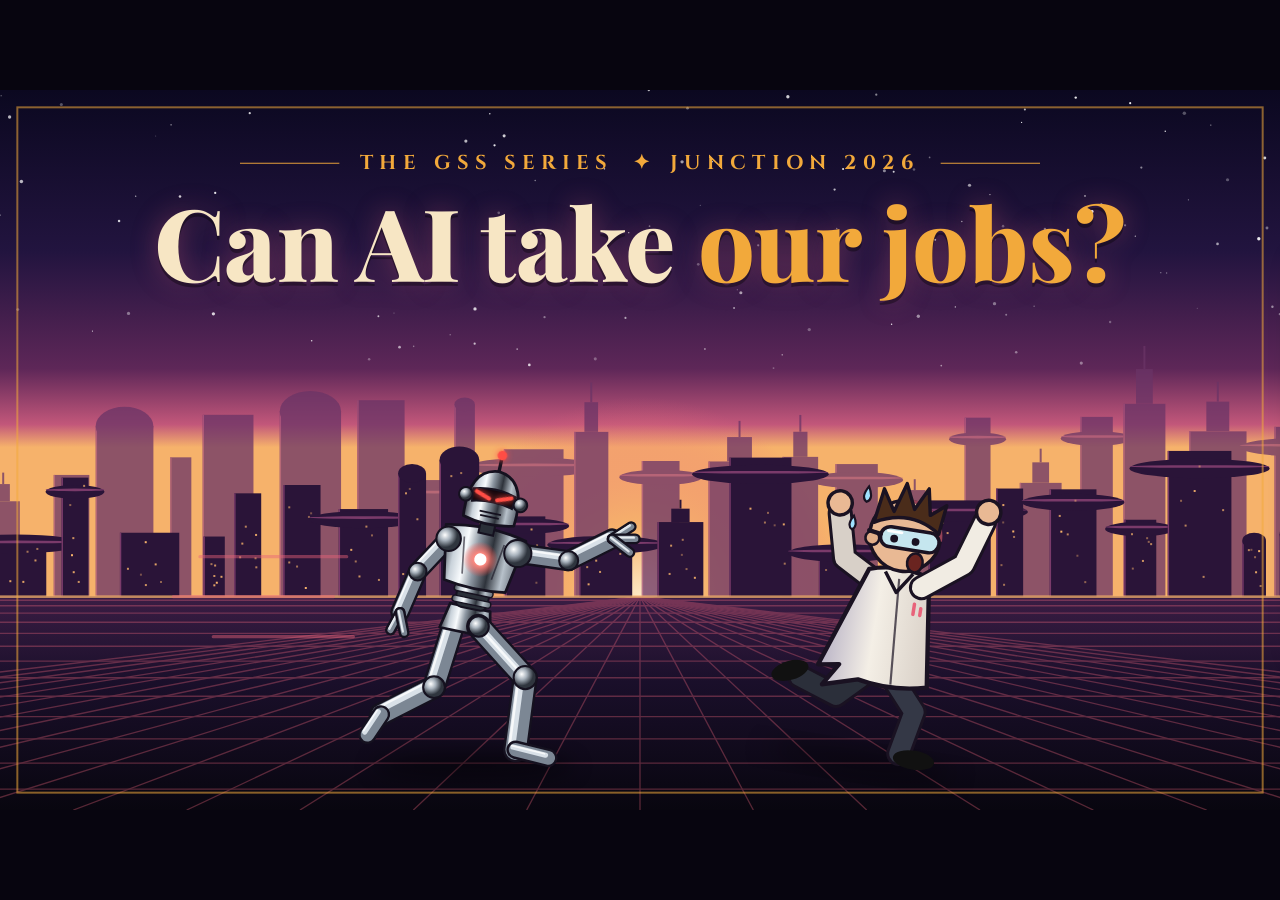
<file: Claude outputs/pitch-deck-v4.html>
<!doctype html>
<!--
Pitch deck, Junction · AfterQuery "Break the agent" challenge.
Style borrowed from the group-meeting template (flat, black/white, one yellow highlight), with no Aalto or MQO logos.
The deck uses only documented project claims and scored results. The 3D scene is a labelled concept illustration.
Keys: arrows/space navigate · V video cut (2-min subset) · N speaker notes · T theme · F full screen · L laser · P pen · C clear · O overview.
Ctrl/Cmd+P → Save as PDF gives the submission pitch deck (one slide per page, light theme).
-->
<html lang="en">
<head>
<meta charset="utf-8">
<meta name="viewport" content="width=device-width, initial-scale=1">
<title>GSS · Find Time Zero (v4)</title>
<link rel="preconnect" href="https://fonts.googleapis.com">
<link href="https://fonts.googleapis.com/css2?family=Inter:wght@400;700&family=Playfair+Display:ital,wght@0,700;0,800;1,700&family=Cinzel:wght@600;700&display=swap" rel="stylesheet">
<style>
  :root { --bg:#FFFFFF; --fg:#000000; --muted:#595959; --accent:#F7E159; --ring:#000000; --line:#D9D9D9; }
  :root[data-theme="dark"] { --bg:#000000; --fg:#FFFFFF; --muted:#A6A6A6; --accent:#F7E159; --ring:#F7E159; --line:#333333; }
  * { box-sizing:border-box; margin:0; padding:0; }
  html, body { height:100%; background:#000; overflow:hidden; font-family:"Inter", Arial, sans-serif; }

  .stage { position:absolute; left:50%; top:50%; width:1920px; height:1080px; transform-origin:center center; }
  .slide { position:absolute; inset:0; display:none; flex-direction:column; padding:110px 200px 200px;
    background:var(--bg); color:var(--fg); overflow:hidden; }
  .slide.active { display:flex; }
  .slide h1 { letter-spacing:-0.025em; font-size:120px; line-height:1.1; font-weight:700; }
  .slide h2 { letter-spacing:-0.025em; font-size:80px; line-height:1.15; font-weight:700; margin-bottom:64px; }
  .slide p, .slide li { font-size:44px; line-height:1.4; }
  .slide h1, .slide h2 { text-wrap:balance; } .slide p, .slide li { text-wrap:pretty; }
  .slide ul { list-style:none; margin-left:56px; }
  .slide li { padding-left:56px; position:relative; margin-bottom:22px; }
  .slide li::before { content:""; position:absolute; left:10px; top:28px; width:14px; height:14px; border-radius:50%; background:var(--fg); }
  .slide li li { color:var(--muted); margin-top:12px; margin-bottom:0; }
  .slide li ul { margin-left:0; }
  .slide p + ul { margin-top:36px; }
  .slide .muted { color:var(--muted); }
  .slide mark { background:var(--accent); color:#000; padding:0 .15em; }
  .slide aside.notes { display:none; }

  .title { justify-content:center; }
  .title h1 { margin-bottom:32px; }
  .title p { color:var(--muted); }
  .section { justify-content:center; }
  .section h1 { font-size:144px; max-width:1000px; }
  .section p { margin-top:32px; color:var(--muted); }
  .split .cols { display:grid; grid-template-columns:1fr 1fr; gap:80px; flex:1; min-height:0; align-items:start; }
  .split .cols ul { margin-left:0; }

  /* big statement slide */
  .big { font-size:96px; font-weight:700; letter-spacing:-0.05em; line-height:1.05; }

  /* text-only meme: two panels, left-aligned */
  .meme2 { display:grid; grid-template-columns:1fr 1fr; gap:0; flex:1; min-height:0; }
  .meme2 .pn { display:flex; flex-direction:column; justify-content:center; gap:28px; padding:0 64px; }
  .meme2 .pn:first-child { padding-left:0; }
  .meme2 .pn + .pn { border-left:1px solid var(--line); }
  .meme2 .who { font-size:44px; color:var(--muted); }
  .meme2 .what { font-size:72px; font-weight:700; letter-spacing:-0.04em; line-height:1.1; }
  .cap { font-size:44px; color:var(--muted); font-style:italic; margin-top:24px; }

  /* goal / actions / observations / reward */
  .quad { display:grid; grid-template-columns:1fr 1fr; grid-template-rows:1fr 1fr; column-gap:96px; row-gap:40px; flex:1; min-height:0; }
  .quad > div { display:flex; flex-direction:column; gap:12px; }
  .quad .k { font-size:44px; font-weight:700; }
  .quad .v { font-size:44px; line-height:1.35; }

  /* diagrams */
  .diagram { flex:1; min-height:0; display:flex; align-items:center; }
  .diagram svg { width:100%; height:auto; max-height:100%; overflow:visible; }
  svg .ln { stroke:var(--fg); stroke-width:5; fill:none; stroke-linecap:round; }
  svg .lnm { stroke:var(--muted); stroke-width:4; fill:none; stroke-dasharray:14 12; }
  svg .nd { fill:var(--accent); stroke:var(--ring); stroke-width:4; }
  svg .bt { fill:var(--fg); font-size:44px; font-weight:700; letter-spacing:-0.02em; }
  svg .lb { fill:var(--fg); font-size:34px; }
  svg .lm { fill:var(--muted); font-size:32px; }
  svg .ax { stroke:var(--line); stroke-width:2; }
  svg .bar-ref { fill:var(--accent); stroke:var(--ring); stroke-width:3; }
  svg .bar-ag { fill:var(--fg); }
  svg .bar-base { fill:none; stroke:var(--muted); stroke-width:3; stroke-dasharray:10 8; }

  .slide pre.code { background:#1E1E1E; color:#D4D4D4; border-radius:2px; padding:44px 56px;
    font-family:Consolas, "SF Mono", Menlo, "DejaVu Sans Mono", monospace; font-size:36px; line-height:1.7; white-space:pre; overflow:hidden; }
  .slide code { background:#1E1E1E; color:#D4D4D4; border-radius:2px; padding:.05em .3em; font-family:Consolas, "SF Mono", Menlo, monospace; font-size:.85em; }
  .code .k { color:#569CD6; } .code .s { color:#CE9178; } .code .c { color:#6A9955; } .code .f { color:#DCDCAA; } .code .n { color:#B5CEA8; }

  /* footer: text wordmark instead of logos */
  .foot { position:absolute; left:0; right:0; bottom:0; height:150px; padding:0 200px; z-index:5;
    display:flex; align-items:center; justify-content:space-between; pointer-events:none; }
  .wordmark { font-size:30px; font-weight:700; letter-spacing:-0.02em; color:var(--fg); }
  .wordmark span { font-weight:400; color:var(--muted); }
  .right { display:flex; align-items:center; gap:28px; }
  .count { font-size:30px; color:var(--muted); font-variant-numeric:tabular-nums; }
  .vtag { font-size:24px; background:var(--accent); color:#000; padding:2px 12px; display:none; }
  body.video .vtag { display:inline; }

  /* overview grid */
  body.overview .stage { position:static; transform:none !important; width:auto; height:auto; display:grid;
    grid-template-columns:repeat(auto-fill, 360px); gap:20px; padding:24px; justify-content:center; background:#222; }
  body.overview { overflow:auto; }
  :root:has(body.overview) { background:#222; }
  body.overview .slide { display:flex; position:relative; zoom:.1875; cursor:pointer; width:1920px; height:1080px; outline:0 solid var(--accent); }
  body.overview .slide.active { outline:40px solid var(--accent); }
  body.overview.video .slide:not([data-video]) { opacity:.35; }
  body.overview .foot { display:none; }

  /* speaker notes panel (N) */
  #notes { position:fixed; left:0; right:0; bottom:0; max-height:34vh; overflow:auto; z-index:35; display:none;
    background:rgba(20,22,26,.96); color:#fff; font-size:18px; line-height:1.5; padding:16px 28px; }
  #notes b { color:#F7E159; font-weight:700; }
  body.shownotes #notes { display:block; }

  /* control sidebar (right edge) */
  #hot { position:fixed; top:0; right:0; bottom:0; width:32px; z-index:30; }
  #bar { position:fixed; top:50%; right:0; z-index:31; width:210px; padding:10px; display:flex; flex-direction:column; gap:6px;
    background:rgba(20,22,26,.94); border-radius:16px 0 0 16px; box-shadow:0 8px 30px rgba(0,0,0,.4);
    transform:translate(110%, -50%); transition:transform .18s ease .35s; }
  #hot:hover + #bar, #bar:hover, #bar:focus-within { transform:translate(0, -50%); transition-delay:0s; }
  #bar button { display:flex; justify-content:space-between; align-items:center; gap:12px; font:inherit; font-size:16px; color:#fff;
    background:transparent; border:1px solid transparent; border-radius:10px; padding:10px 12px; cursor:pointer; text-align:left; }
  #bar button:hover { background:rgba(255,255,255,.12); }
  #bar button.on { background:#F7E159; border-color:#F7E159; color:#000; }
  #bar kbd { font:inherit; font-size:12px; opacity:.65; border:1px solid rgba(255,255,255,.35); border-radius:4px; padding:0 6px; }
  #ink { position:fixed; inset:0; width:100vw; height:100vh; z-index:8; pointer-events:none; touch-action:none; }
  body.pen #ink { cursor:crosshair; }
  #laser { position:fixed; left:0; top:0; width:38px; height:38px; margin:-19px 0 0 -19px; border-radius:50%; pointer-events:none; z-index:40; display:none;
    background:radial-gradient(circle, #fff 0 10%, #ff2d2d 28%, rgba(255,45,45,.55) 52%, rgba(255,45,45,0) 72%); }
  body.laser, body.laser * { cursor:none; }
  body.laser #bar, body.laser #bar * { cursor:default; }
  body.overview #ink, body.overview #laser, body.overview #notes { display:none !important; }


  /* ================= animation ================= */
  @keyframes rise { from { opacity:0; transform:translateY(28px); } to { opacity:1; transform:none; } }
  @keyframes fade { from { opacity:0; } to { opacity:1; } }
  @keyframes grow { from { transform:scaleY(0); } to { transform:scaleY(1); } }
  @keyframes draw { from { stroke-dashoffset:1; } to { stroke-dashoffset:0; } }
  @keyframes sweep { to { background-size:100% 100%; } }
  @keyframes pump  { 0% { transform:translate(0,0); opacity:0; } 8% { opacity:1; } 50% { transform:translate(560px,0); opacity:1; } 56%,100% { transform:translate(560px,0); opacity:0; } }
  @keyframes probe { 0% { transform:translate(0,0); opacity:0; } 8% { opacity:1; } 50% { transform:translate(280px,280px); opacity:1; } 56%,100% { transform:translate(280px,280px); opacity:0; } }
  @keyframes flash { 0%,46% { transform:scale(0); opacity:0; } 52% { transform:scale(1); opacity:1; } 80%,100% { transform:scale(2.4); opacity:0; } }

  .slide.active > :not(aside) { animation:rise .6s cubic-bezier(.2,.7,.2,1) both; }
  .slide.active > :nth-child(2) { animation-delay:.08s; }
  .slide.active > :nth-child(3) { animation-delay:.16s; }
  .slide.active > :nth-child(4) { animation-delay:.24s; }
  .slide.active > :nth-child(5) { animation-delay:.32s; }
  /* bullets and columns arrive one by one */
  .slide.active > ul > li, .slide.active .cols ul > li, .slide.active .quad > div, .slide.active .cols > div > p {
    animation:rise .5s cubic-bezier(.2,.7,.2,1) both; }
  .slide.active ul > li:nth-child(1) { animation-delay:.30s; }
  .slide.active ul > li:nth-child(2) { animation-delay:.42s; }
  .slide.active ul > li:nth-child(3) { animation-delay:.54s; }
  .slide.active ul > li:nth-child(4) { animation-delay:.66s; }
  .slide.active .cols > div:nth-child(2) li:nth-child(1) { animation-delay:.70s; }
  .slide.active .cols > div:nth-child(2) li:nth-child(2) { animation-delay:.82s; }
  .slide.active .cols > div:nth-child(2) li:nth-child(3) { animation-delay:.94s; }
  .slide.active .cols > div:nth-child(2) li:nth-child(4) { animation-delay:1.06s; }
  .slide.active .cols > div:nth-child(2) > p { animation-delay:.6s; }
  .slide.active .quad > div:nth-child(1) { animation-delay:.25s; }
  .slide.active .quad > div:nth-child(2) { animation-delay:.40s; }
  .slide.active .quad > div:nth-child(3) { animation-delay:.55s; }
  .slide.active .quad > div:nth-child(4) { animation-delay:.70s; }
  /* meme: punchline lands late */
  .slide.active .meme2 .pn { animation:rise .5s cubic-bezier(.2,.7,.2,1) .3s both; }
  .slide.active .meme2 .pn + .pn { animation-delay:1.3s; }
  /* highlighter sweep on <mark> */
  .slide mark { background:linear-gradient(var(--accent), var(--accent)) no-repeat 0 0 / 100% 100%; }
  .slide.active mark { background-size:0% 100%; animation:sweep .5s ease-out 1s forwards; }
  /* chart: bars grow from the axis, reference last */
  svg .bar-ref, svg .bar-ag, svg .bar-base { transform-box:fill-box; transform-origin:50% 100%; }
  .slide.active svg .bar-base, .slide.active svg .bar-ag, .slide.active svg .bar-ref { animation:grow .7s cubic-bezier(.2,.7,.2,1) both; }
  .slide.active svg rect:nth-of-type(1) { animation-delay:.3s; } .slide.active svg rect:nth-of-type(2) { animation-delay:.4s; }
  .slide.active svg rect:nth-of-type(3) { animation-delay:.55s; } .slide.active svg rect:nth-of-type(4) { animation-delay:.65s; }
  .slide.active svg rect:nth-of-type(5) { animation-delay:.75s; } .slide.active svg .bar-ref { animation-duration:1.1s; animation-delay:1.1s; }
  /* environment diagram: arrows draw themselves */
  .slide.active svg line.ln[pathLength] { stroke-dasharray:1; animation:draw .6s ease-out both; }
  .slide.active svg line.ln[pathLength]:nth-of-type(2) { animation-delay:.6s; }
  .slide.active svg line.ln[pathLength]:nth-of-type(3) { animation-delay:1.0s; }
  .slide.active svg line.ln[pathLength]:nth-of-type(4) { animation-delay:1.4s; }
  .slide.active svg polygon.nd { animation:fade .3s both; }
  .slide.active svg polygon:nth-of-type(1) { animation-delay:.95s; }
  .slide.active svg polygon:nth-of-type(2) { animation-delay:1.35s; }
  .slide.active svg polygon:nth-of-type(3) { animation-delay:1.75s; }
  /* pump-probe: two pulses meet at the sample, on loop */
  .pp { position:absolute; right:200px; top:50%; width:620px; margin-top:-200px; }
  .pp .beam { stroke:var(--line); stroke-width:4; }
  .pp .pulse { fill:var(--accent); stroke:var(--ring); stroke-width:3; }
  .pp .flash { fill:var(--accent); transform-box:fill-box; transform-origin:center; }
  .slide.active .pp .pump  { animation:pump 2.8s cubic-bezier(.45,0,.55,1) .6s infinite both; }
  .slide.active .pp .probe { animation:probe 2.8s cubic-bezier(.45,0,.55,1) .6s infinite both; }
  .slide.active .pp .flash { animation:flash 2.8s ease-out .6s infinite both; }
  .pp text { fill:var(--muted); font-size:30px; }

  body.overview .slide *, body.overview .slide { animation:none !important; }
  @media (prefers-reduced-motion: reduce) { .slide *, .slide { animation:none !important; } .slide mark { background-size:100% 100% !important; } }
  @media print { .slide *, .slide { animation:none !important; } .slide mark { background-size:100% 100% !important; } }

  @page { size:1920px 1080px; margin:0; }
  @media print {
    :root, :root[data-theme="dark"] { --bg:#FFFFFF; --fg:#000000; --muted:#595959; --ring:#000000; --line:#D9D9D9; }
    html, body { overflow:visible; height:auto; background:#fff; }
    .stage { position:static; transform:none !important; width:1920px; height:auto; }
    .slide { display:flex !important; position:relative; width:1920px; height:1080px; break-after:page;
      -webkit-print-color-adjust:exact; print-color-adjust:exact; }
    .slide:last-of-type { break-after:auto; }
    .foot { position:fixed; } .right { display:none; }
    #hot, #bar, #laser, #ink, #notes { display:none !important; }
  }

  /* Pitch-specific layout: spare monochrome deck, one physical 3D moment. */
  .title-credit { margin-top:72px; font-size:30px !important; }
  .scene-slide { padding:82px 155px 155px; }
  .scene-slide h2 { margin-bottom:20px; max-width:1350px; }
  .scene-layout { display:grid; grid-template-columns:520px 1fr; align-items:center; gap:18px; flex:1; min-height:0; }
  .scene-copy { align-self:center; position:relative; z-index:2; }
  .scene-copy p { font-size:47px; line-height:1.27; }
  .scene-facts { display:grid; grid-template-columns:auto 1fr; gap:12px 20px; margin-top:42px; align-items:baseline; }
  .scene-facts strong { font-size:42px; font-weight:700; }
  .scene-facts span { font-size:31px; color:var(--muted); }
  .pulse-scene { width:100%; max-height:635px; overflow:visible; }
  .scene-label { font:700 32px Inter,Arial,sans-serif; fill:#1d2d3c; }
  .pump-label { fill:#066f98; } .probe-label { fill:#b85012; }
  .scene-caption { position:absolute; bottom:161px; right:165px; font-size:22px !important; color:var(--muted); }
  @keyframes pump3d { 0%,8% { transform:translate(0,0); opacity:0; } 14% {opacity:1} 52% {transform:translate(405px,-100px);opacity:1} 56%,100% {transform:translate(405px,-100px);opacity:0} }
  @keyframes probe3d { 0%,8% { transform:translate(0,0); opacity:0; } 14% {opacity:1} 52% {transform:translate(-358px,-120px);opacity:1} 56%,100% {transform:translate(-358px,-120px);opacity:0} }
  @keyframes impact3d { 0%,47% {opacity:0; transform:scale(.2)} 52% {opacity:1; transform:scale(1)} 73%,100% {opacity:0; transform:scale(1.75)} }
  .pulse-pump,.pulse-probe,.impact-halo,.impact-core { transform-box:fill-box; transform-origin:center; }
  .slide.active .pulse-pump { animation:pump3d 3.6s cubic-bezier(.35,0,.65,1) infinite; }
  .slide.active .pulse-probe { animation:probe3d 3.6s cubic-bezier(.35,0,.65,1) infinite; }
  .slide.active .impact-halo,.slide.active .impact-core { animation:impact3d 3.6s ease-out infinite; }
  .loop-steps { display:grid; grid-template-columns:repeat(4,1fr); gap:25px; flex:1; align-items:center; }
  .loop-steps > div { min-height:330px; border-top:7px solid var(--fg); padding-top:25px; display:flex; flex-direction:column; gap:24px; }
  .loop-steps strong { font-size:58px; letter-spacing:-.04em; }
  .loop-steps span { font-size:36px; line-height:1.32; }
  .deck-footer-line { font-size:32px !important; }
  .score-chart { display:flex; flex-direction:column; justify-content:center; gap:40px; flex:1; }
  .score-row { display:grid; grid-template-columns:340px 1fr 150px; align-items:center; gap:28px; font-size:38px; }
  .score-row > b { text-align:right; font-variant-numeric:tabular-nums; }
  .score-track { height:62px; border-left:3px solid var(--fg); background:var(--line); position:relative; }
  .score-track::before { content:' '; width:12px; height:12px; border-radius:50%; background:var(--fg); position:absolute; left:0; top:25px; }
  .score-track i { display:block; height:100%; background:var(--accent); }
  .ref-row { font-weight:700; } .ref-row .score-track::before { display:none; }
  .score-note { font-size:29px !important; }
  .failure-grid { display:grid; grid-template-columns:repeat(3,1fr); gap:25px; margin:0 0 50px; }
  .failure-metric { border-top:6px solid var(--fg); padding-top:20px; display:flex; flex-direction:column; gap:14px; }
  .failure-metric strong { font-size:67px; letter-spacing:-.04em; }
  .failure-metric span { font-size:31px; color:var(--muted); }
  .failure-slide blockquote { font-size:38px; line-height:1.25; border-left:10px solid var(--accent); padding-left:24px; }
  .failure-slide blockquote small { display:block; font-size:27px; color:var(--muted); margin-top:8px; }
  .failure-takeaway { margin-top:38px; font-size:36px !important; }
  .integrity-layout { display:grid; grid-template-columns:1fr 1fr; gap:70px; flex:1; align-items:center; }
  .formula { background:var(--accent); color:#000; padding:42px; font-size:54px; font-weight:700; line-height:1.18; letter-spacing:-.035em; }
  .integrity-text p { font-size:39px; margin-bottom:30px; }
  .closing-line { font-size:66px !important; line-height:1.2 !important; max-width:1300px; }
  .slide:has(.closing-line) { justify-content:center; }
  /* v2 additions */
  .score-chart { gap:18px; }
  .score-chart .score-track { height:52px; }
  .score-chart .score-track::before { top:20px; }
  .score-note { margin-top:18px; }
  .pending-row span, .pending-row b { color:var(--muted); }
  .pending-row .score-track { background:transparent; border:3px dashed var(--line); border-left:3px solid var(--fg); }
  .ph { outline:3px dashed #ff3b30; outline-offset:4px; }
  .fail-table { width:100%; border-collapse:collapse; margin-top:44px; }
  .fail-table th { font-size:27px; text-align:left; color:var(--muted); font-weight:400; padding:0 24px 12px 0; border-bottom:3px solid var(--fg); }
  .fail-table td { font-size:32px; line-height:1.25; padding:18px 24px 18px 0; border-bottom:1px solid var(--line); vertical-align:top; }
  .fail-table td:first-child { font-weight:700; width:26%; }
  .fail-table td:last-child { width:40%; }
  .fair-layout { display:grid; grid-template-columns:1.15fr 1fr; gap:80px; flex:1; align-items:start; }
  .fair-layout h3 { font-size:36px; color:var(--muted); font-weight:400; margin-bottom:26px; }
  .fair-layout ul { margin-left:0; }
  .fair-layout li { font-size:36px !important; margin-bottom:18px; }
  .fair-layout li::before { top:22px; }
  .proof { border-top:7px solid var(--fg); padding-top:26px; display:flex; flex-direction:column; gap:18px; }
  .proof strong { font-size:96px; letter-spacing:-.05em; line-height:1; }
  .proof span { font-size:34px; line-height:1.3; }
  .proof .muted { font-size:28px; }
  .integrity-text ul { margin-left:0; }
  .integrity-text li { font-size:32px !important; margin-bottom:14px; }
  .integrity-text li::before { top:19px; }
  .integrity-text h3 { font-size:32px; color:var(--muted); font-weight:400; margin-bottom:20px; }
  @media print { .ph { outline:none; } }
  @media (prefers-reduced-motion:reduce) {
    .pulse-pump { transform:translate(405px,-100px) !important; opacity:1 !important; }
    .pulse-probe { transform:translate(-358px,-120px) !important; opacity:1 !important; }
    .impact-halo,.impact-core { opacity:.8 !important; transform:none !important; }
  }
  @media print {
    .pulse-pump { transform:translate(405px,-100px) !important; opacity:1 !important; }
    .pulse-probe { transform:translate(-358px,-120px) !important; opacity:1 !important; }
    .impact-halo,.impact-core { opacity:.8 !important; transform:none !important; }
  }

  /* ===== v4: retrofuturist paperback, dark-first ===== */
  :root { --bg:#F2E8D5; --fg:#1E1828; --muted:#6A5F70; --accent:#C46A1C; --ring:#1E1828; --line:#CDBFA6;
    --sp:#2E8C95; --tm:#C8475E; --ef:#D98A1E; }
  :root[data-theme="dark"] { --bg:#120E22; --fg:#F3E9D7; --muted:#A79DB8; --accent:#F2A93B; --ring:#F2A93B; --line:#3A2F52;
    --sp:#5FD3E0; --tm:#E8637A; --ef:#F2A93B; }
  html, body { background:#07050F; }
  .slide { background:radial-gradient(ellipse 120% 90% at 50% 40%, #F7F0E2 0%, #E7D8BC 100%); }
  :root[data-theme="dark"] .slide { background-image:url("data:image/svg+xml,%3Csvg%20xmlns%3D'http%3A%2F%2Fwww.w3.org%2F2000%2Fsvg'%20width%3D'640'%20height%3D'420'%3E%3Ccircle%20cx%3D'0'%20cy%3D'276.2'%20r%3D'1.6'%20fill%3D'white'%20opacity%3D'0.3'%2F%3E%3Ccircle%20cx%3D'424.9'%20cy%3D'39.8'%20r%3D'0.9'%20fill%3D'white'%20opacity%3D'0.3'%2F%3E%3Ccircle%20cx%3D'253.7'%20cy%3D'282.9'%20r%3D'1.8'%20fill%3D'white'%20opacity%3D'0.4'%2F%3E%3Ccircle%20cx%3D'99.1'%20cy%3D'72.6'%20r%3D'0.9'%20fill%3D'white'%20opacity%3D'0.5'%2F%3E%3Ccircle%20cx%3D'227.7'%20cy%3D'16.2'%20r%3D'1.8'%20fill%3D'white'%20opacity%3D'0.3'%2F%3E%3Ccircle%20cx%3D'56'%20cy%3D'182.2'%20r%3D'1.8'%20fill%3D'white'%20opacity%3D'0.5'%2F%3E%3Ccircle%20cx%3D'147.7'%20cy%3D'266.6'%20r%3D'1.2'%20fill%3D'white'%20opacity%3D'0.3'%2F%3E%3Ccircle%20cx%3D'51.2'%20cy%3D'212.5'%20r%3D'1.3'%20fill%3D'white'%20opacity%3D'0.6'%2F%3E%3Ccircle%20cx%3D'199.8'%20cy%3D'99.7'%20r%3D'1.5'%20fill%3D'white'%20opacity%3D'0.5'%2F%3E%3Ccircle%20cx%3D'104.4'%20cy%3D'328.5'%20r%3D'1.8'%20fill%3D'white'%20opacity%3D'0.6'%2F%3E%3Ccircle%20cx%3D'150.5'%20cy%3D'383.4'%20r%3D'1.4'%20fill%3D'white'%20opacity%3D'0.5'%2F%3E%3Ccircle%20cx%3D'164.9'%20cy%3D'152.6'%20r%3D'0.8'%20fill%3D'white'%20opacity%3D'0.4'%2F%3E%3Ccircle%20cx%3D'232.7'%20cy%3D'76.5'%20r%3D'1.7'%20fill%3D'white'%20opacity%3D'0.3'%2F%3E%3Ccircle%20cx%3D'120.9'%20cy%3D'157.3'%20r%3D'1.6'%20fill%3D'white'%20opacity%3D'0.6'%2F%3E%3Ccircle%20cx%3D'276.9'%20cy%3D'205.1'%20r%3D'1.3'%20fill%3D'white'%20opacity%3D'0.3'%2F%3E%3Ccircle%20cx%3D'334.9'%20cy%3D'219.5'%20r%3D'1.4'%20fill%3D'white'%20opacity%3D'0.4'%2F%3E%3Ccircle%20cx%3D'597.3'%20cy%3D'197.4'%20r%3D'1'%20fill%3D'white'%20opacity%3D'0.4'%2F%3E%3Ccircle%20cx%3D'472.8'%20cy%3D'154.9'%20r%3D'1.3'%20fill%3D'white'%20opacity%3D'0.6'%2F%3E%3Ccircle%20cx%3D'246.7'%20cy%3D'239'%20r%3D'1.4'%20fill%3D'white'%20opacity%3D'0.3'%2F%3E%3Ccircle%20cx%3D'451.1'%20cy%3D'105.2'%20r%3D'1.6'%20fill%3D'white'%20opacity%3D'0.6'%2F%3E%3Ccircle%20cx%3D'89'%20cy%3D'263.3'%20r%3D'0.7'%20fill%3D'white'%20opacity%3D'0.4'%2F%3E%3Ccircle%20cx%3D'218.4'%20cy%3D'62'%20r%3D'1.5'%20fill%3D'white'%20opacity%3D'0.5'%2F%3E%3Ccircle%20cx%3D'638.3'%20cy%3D'186'%20r%3D'0.8'%20fill%3D'white'%20opacity%3D'0.4'%2F%3E%3Ccircle%20cx%3D'483.2'%20cy%3D'237.9'%20r%3D'1.8'%20fill%3D'white'%20opacity%3D'0.3'%2F%3E%3Ccircle%20cx%3D'38.7'%20cy%3D'87.2'%20r%3D'1.1'%20fill%3D'white'%20opacity%3D'0.2'%2F%3E%3Ccircle%20cx%3D'439.4'%20cy%3D'142.6'%20r%3D'1.2'%20fill%3D'white'%20opacity%3D'0.6'%2F%3E%3Ccircle%20cx%3D'491.9'%20cy%3D'360.5'%20r%3D'0.6'%20fill%3D'white'%20opacity%3D'0.2'%2F%3E%3Ccircle%20cx%3D'430.2'%20cy%3D'206.8'%20r%3D'1.6'%20fill%3D'white'%20opacity%3D'0.5'%2F%3E%3Ccircle%20cx%3D'494.7'%20cy%3D'190.5'%20r%3D'0.8'%20fill%3D'white'%20opacity%3D'0.3'%2F%3E%3Ccircle%20cx%3D'511.3'%20cy%3D'26.8'%20r%3D'1.3'%20fill%3D'white'%20opacity%3D'0.5'%2F%3E%3Ccircle%20cx%3D'291.2'%20cy%3D'156.6'%20r%3D'0.6'%20fill%3D'white'%20opacity%3D'0.2'%2F%3E%3Ccircle%20cx%3D'86'%20cy%3D'230.6'%20r%3D'1.5'%20fill%3D'white'%20opacity%3D'0.2'%2F%3E%3Ccircle%20cx%3D'578.9'%20cy%3D'246.8'%20r%3D'1.2'%20fill%3D'white'%20opacity%3D'0.3'%2F%3E%3Ccircle%20cx%3D'481.1'%20cy%3D'170.8'%20r%3D'1.8'%20fill%3D'white'%20opacity%3D'0.6'%2F%3E%3Ccircle%20cx%3D'319.2'%20cy%3D'309.8'%20r%3D'1.8'%20fill%3D'white'%20opacity%3D'0.3'%2F%3E%3Ccircle%20cx%3D'608.3'%20cy%3D'326.4'%20r%3D'1.6'%20fill%3D'white'%20opacity%3D'0.5'%2F%3E%3Ccircle%20cx%3D'586.6'%20cy%3D'18.4'%20r%3D'1.5'%20fill%3D'white'%20opacity%3D'0.6'%2F%3E%3Ccircle%20cx%3D'166.8'%20cy%3D'185.9'%20r%3D'1'%20fill%3D'white'%20opacity%3D'0.6'%2F%3E%3Ccircle%20cx%3D'403.3'%20cy%3D'419.5'%20r%3D'1.4'%20fill%3D'white'%20opacity%3D'0.2'%2F%3E%3Ccircle%20cx%3D'405.5'%20cy%3D'107.6'%20r%3D'0.7'%20fill%3D'white'%20opacity%3D'0.2'%2F%3E%3Ccircle%20cx%3D'153.1'%20cy%3D'160.5'%20r%3D'1.8'%20fill%3D'white'%20opacity%3D'0.2'%2F%3E%3Ccircle%20cx%3D'90.8'%20cy%3D'213.5'%20r%3D'0.8'%20fill%3D'white'%20opacity%3D'0.5'%2F%3E%3Ccircle%20cx%3D'472'%20cy%3D'21.7'%20r%3D'1.5'%20fill%3D'white'%20opacity%3D'0.4'%2F%3E%3Ccircle%20cx%3D'295'%20cy%3D'340.6'%20r%3D'1.1'%20fill%3D'white'%20opacity%3D'0.6'%2F%3E%3Ccircle%20cx%3D'169.8'%20cy%3D'283.7'%20r%3D'1.8'%20fill%3D'white'%20opacity%3D'0.3'%2F%3E%3Ccircle%20cx%3D'478.5'%20cy%3D'109.8'%20r%3D'0.7'%20fill%3D'white'%20opacity%3D'0.5'%2F%3E%3C%2Fsvg%3E"), radial-gradient(ellipse 80% 45% at 50% 112%, rgba(232,99,122,.45), rgba(232,99,122,0) 70%), linear-gradient(180deg, #0D0A1C 0%, #171030 60%, #25163C 100%);
    background-size:640px 420px, 100% 100%, 100% 100%; }
  .slide h1, .slide h2 { font-family:"Playfair Display", Georgia, serif; font-weight:800; letter-spacing:-.005em; }
  .slide h2 { font-size:74px; line-height:1.12; }
  .slide mark { background:none !important; color:var(--accent); padding:0; animation:none !important; }
  .wordmark { font-family:Cinzel, Georgia, serif; letter-spacing:.08em; font-weight:700; }
  .slide pre.code { border:2px solid rgba(242,169,59,.45); background:#120E1E; }
  .section h1 { font-size:128px; max-width:1300px; }
  .hero { padding:70px 130px 150px; justify-content:flex-start; align-items:center; background:#0B0820 !important; }
  .hero-bg { position:absolute; inset:0; width:100%; height:100%; z-index:0; animation:none !important; }
  .hero > :not(.hero-bg):not(aside) { position:relative; z-index:1; }
  .band { font-family:Cinzel, Georgia, serif; font-weight:700; font-size:30px; letter-spacing:.32em; text-transform:uppercase; color:#F2A93B;
    display:flex; align-items:center; gap:30px; width:1200px; margin-top:20px; }
  .band::before, .band::after { content:""; flex:1; height:2px; background:currentColor; opacity:.7; }
  .band span { letter-spacing:0; }
  .hero h1 { font-size:150px; color:#F7E6C4; text-align:center; margin-top:14px; text-shadow:0 6px 0 rgba(0,0,0,.35), 0 0 40px rgba(232,99,122,.35); }
  .hero h1 mark { color:#F2A93B !important; }
  .stage:has(.hero.active) .foot { display:none; }
  @keyframes bob { 0%,100% { transform:translateY(0); } 50% { transform:translateY(-10px); } }
  @keyframes run { 0%,100% { transform:translateY(0); } 50% { transform:translateY(-16px); } }
  .slide.active .chase-bot { animation:bob .55s ease-in-out infinite; }
  .slide.active .chase-sci { animation:run .32s ease-in-out infinite; }
  .wall-slide { padding:96px 160px 150px; } .wall-slide h2 { margin-bottom:24px; }
  .wall-slide .scene-facts { grid-template-columns:1fr; gap:4px; } .wall-slide .scene-facts span { margin-bottom:34px; }
  .scene-facts strong { font-family:"Playfair Display", Georgia, serif; font-size:52px; color:var(--accent); }
  .wall-layout { display:grid; grid-template-columns:360px 1fr; gap:40px; align-items:center; flex:1; min-height:0; }
  .wall-art { width:100%; max-height:700px; }
  @keyframes pRed  { 0%,8% { transform:translate(0,0) scale(1.5); opacity:0; } 14% { opacity:1; } 52% { transform:translate(570px,-325px) scale(.28); opacity:1; } 56%,100% { transform:translate(570px,-325px) scale(.28); opacity:0; } }
  @keyframes pTeal { 0%,8% { transform:translate(0,0) scale(1.5); opacity:0; } 14% { opacity:1; } 52% { transform:translate(-480px,-305px) scale(.28); opacity:1; } 56%,100% { transform:translate(-480px,-305px) scale(.28); opacity:0; } }
  @keyframes hit { 0%,48% { opacity:0; transform:scale(.2); } 53% { opacity:1; transform:scale(1); } 78%,100% { opacity:0; transform:scale(1.6); } }
  .p-red, .p-teal, .hit { transform-box:fill-box; transform-origin:center; }
  .slide.active .p-red { animation:pRed 3.4s cubic-bezier(.4,0,.7,1) infinite; }
  .slide.active .p-teal { animation:pTeal 3.4s cubic-bezier(.4,0,.7,1) infinite; }
  .slide.active .hit { animation:hit 3.4s ease-out infinite; }
  .mcp-slide h2, .ridge-slide h2, .comic-slide h2, .scan-slide h2, .bar-slide h2 { margin-bottom:28px; }
  .mcp-art, .ridge-art, .comic-art, .scan-art, .bar-art { width:100%; flex:1; min-height:0; }
  .mm-title { font:700 32px Cinzel, Georgia, serif; fill:#F3E9D7; letter-spacing:.04em; }
  .mm-tool { font:22px Consolas,"SF Mono",Menlo,monospace; fill:#B9AFCB; }
  .mm-node, .rl-row, .br-row { opacity:0; }
  .slide.active .mm-node, .slide.active .rl-row, .slide.active .br-row { animation:fade .45s var(--d) both; }
  .rl-lab, .br-lab { font:36px Inter,Arial,sans-serif; fill:var(--fg); }
  .rl-lab.b, .rl-val.b, .br-lab.b, .br-val.b { font-weight:700; }
  .rl-val, .br-val { font:700 36px Inter,Arial,sans-serif; fill:var(--fg); font-variant-numeric:tabular-nums; }
  .rl-n { font:24px Inter,Arial,sans-serif; fill:var(--muted); }
  .rl-fill { fill:var(--bg); fill-opacity:.92; } .rl-fill.ref { fill:var(--accent); fill-opacity:1; }
  .rl-line { fill:none; stroke:var(--fg); stroke-width:3.5; stroke-linejoin:round; } .rl-line.one { stroke-dasharray:10 8; }
  .rl-line.ref { filter:url(#glow); }
  .rl-ph { stroke:var(--muted); stroke-width:3; stroke-dasharray:10 10; }
  .ph-t { fill:#ff5a4e; }
  .rl-axis { stroke:var(--fg); stroke-width:3; } .rl-tick { font:28px Inter,Arial,sans-serif; fill:var(--muted); }
  .fig-note { font-size:26px !important; margin-top:8px; }
  .cm-cap { font:700 30px "Playfair Display",Georgia,serif; fill:var(--fg); } .cm-cap2 { font:28px Inter,Arial,sans-serif; fill:var(--muted); }
  .cm-say { font:700 26px "Playfair Display",Georgia,serif; fill:#15111F; } .cm-small { font:700 22px Inter,Arial,sans-serif; fill:#F2A93B; }
  .cm-q { font:700 64px "Playfair Display",Georgia,serif; fill:#F2A93B; } .cm-q.s { font-size:44px; }
  .cm-z { font:700 40px "Playfair Display",Georgia,serif; fill:#5FD3E0; } .cm-z.s { font-size:28px; }
  .cm-block { font:700 15px Cinzel,Georgia,serif; fill:#F3E9D7; letter-spacing:.06em; } .cm-eur { font:700 22px Inter,Arial,sans-serif; fill:#15111F; }
  .sc-frame { fill:none; stroke:var(--line); stroke-width:3; } .sc-frame.inset { stroke:var(--accent); }
  .sc-coarse { fill:none; stroke:var(--fg); stroke-width:1.3; stroke-linejoin:round; opacity:.85; }
  .sc-fine { fill:none; stroke:var(--fg); stroke-width:3; stroke-linejoin:round; } .sc-dot { fill:var(--fg); }
  .sc-ring { fill:none; stroke:var(--tm); stroke-width:5; } .sc-zoom { stroke:var(--muted); stroke-width:2; stroke-dasharray:8 8; fill:none; }
  .sc-t0 { stroke:var(--accent); stroke-width:14; stroke-opacity:.35; } .sc-t0l { font:700 28px Cinzel,Georgia,serif; fill:var(--fg); }
  .sc-tick { font:26px Inter,Arial,sans-serif; fill:var(--muted); }
  .lg text { font:28px Inter,Arial,sans-serif; fill:var(--fg); }
  .br-track { fill:var(--line); fill-opacity:.6; } .br-zero { stroke:var(--fg); stroke-width:4; }
  .seg.sp { fill:var(--sp); } .seg.tm { fill:var(--tm); } .seg.ef { fill:var(--ef); }
  .craft-slide { justify-content:center; } .craft-slide pre.code { font-size:40px; }
  .craft-note { margin-top:40px; font-size:34px !important; }
  .closing { justify-content:center; } .closing .closing-line { font-family:"Playfair Display",Georgia,serif; font-style:italic; }
  .strip { position:absolute; left:0; right:0; bottom:0; width:100%; height:260px; z-index:0; animation:none !important; opacity:.9; }
  .closing > :not(.strip):not(aside) { position:relative; z-index:1; }
  @media print {
    :root, :root[data-theme="dark"] { --bg:#F2E8D5; --fg:#1E1828; --muted:#6A5F70; --accent:#C46A1C; --ring:#1E1828; --line:#CDBFA6; --sp:#2E8C95; --tm:#C8475E; --ef:#D98A1E; }
    .slide, :root[data-theme="dark"] .slide { background:#F2E8D5 !important; }
    .hero { background:#0B0820 !important; }
  }
  @media print, (prefers-reduced-motion:reduce) {
    .mm-node, .rl-row, .br-row { opacity:1 !important; }
    .p-red { transform:translate(570px,-325px) scale(.28) !important; opacity:1 !important; }
    .p-teal { transform:translate(-480px,-305px) scale(.28) !important; opacity:1 !important; }
    .hit { opacity:.9 !important; transform:none !important; }
  }
</style>
</head>
<body>
<svg width="0" height="0" style="position:absolute" aria-hidden="true"><defs>
  <linearGradient id="chr" x1="0" y1="0" x2="1" y2="0">
    <stop offset="0" stop-color="#3A4049"/><stop offset=".16" stop-color="#C9D2DA"/><stop offset=".3" stop-color="#F8FBFD"/>
    <stop offset=".44" stop-color="#8C96A1"/><stop offset=".62" stop-color="#2E333B"/><stop offset=".8" stop-color="#B7C1CA"/><stop offset="1" stop-color="#5E6670"/></linearGradient>
  <linearGradient id="chrV" x1="0" y1="0" x2="0" y2="1">
    <stop offset="0" stop-color="#F8FBFD"/><stop offset=".35" stop-color="#9AA4AF"/><stop offset=".55" stop-color="#2E333B"/><stop offset=".8" stop-color="#C3CCD4"/><stop offset="1" stop-color="#59616B"/></linearGradient>
  <radialGradient id="jnt" cx=".35" cy=".35"><stop offset="0" stop-color="#FFFFFF"/><stop offset=".45" stop-color="#A9B3BD"/><stop offset="1" stop-color="#2F353E"/></radialGradient>
  <radialGradient id="coreR"><stop offset="0" stop-color="#FFF"/><stop offset=".35" stop-color="#FF8A80"/><stop offset="1" stop-color="#FF4D45" stop-opacity="0"/></radialGradient>
  <radialGradient id="coreC"><stop offset="0" stop-color="#FFF"/><stop offset=".35" stop-color="#B8F6FF"/><stop offset="1" stop-color="#5FD3E0" stop-opacity="0"/></radialGradient>
  <radialGradient id="gRed"><stop offset="0" stop-color="#fff"/><stop offset=".22" stop-color="#ffd0c8"/><stop offset=".55" stop-color="#FF4D45" stop-opacity=".9"/><stop offset="1" stop-color="#FF4D45" stop-opacity="0"/></radialGradient>
  <radialGradient id="gTeal"><stop offset="0" stop-color="#fff"/><stop offset=".22" stop-color="#d0fffa"/><stop offset=".55" stop-color="#4FE3D6" stop-opacity=".9"/><stop offset="1" stop-color="#4FE3D6" stop-opacity="0"/></radialGradient>
  <radialGradient id="gHit"><stop offset="0" stop-color="#fff"/><stop offset=".25" stop-color="#FFF4C8"/><stop offset=".6" stop-color="#F2A93B" stop-opacity=".75"/><stop offset="1" stop-color="#F2A93B" stop-opacity="0"/></radialGradient>
  <linearGradient id="plateG" x1="0" y1="0" x2="0" y2="1"><stop offset="0" stop-color="#1A1234"/><stop offset=".7" stop-color="#2A1846"/><stop offset="1" stop-color="#4A2348"/></linearGradient>
  <linearGradient id="coat" x1="0" y1="0" x2="1" y2="0"><stop offset="0" stop-color="#B9B3C6"/><stop offset=".45" stop-color="#F4EFE6"/><stop offset="1" stop-color="#D8CFC6"/></linearGradient>
  <filter id="glow" x="-60%" y="-60%" width="220%" height="220%"><feGaussianBlur stdDeviation="5" result="b"/><feMerge><feMergeNode in="b"/><feMergeNode in="SourceGraphic"/></feMerge></filter>
  <filter id="glowL" x="-80%" y="-80%" width="260%" height="260%"><feGaussianBlur stdDeviation="12" result="b"/><feMerge><feMergeNode in="b"/><feMergeNode in="b"/><feMergeNode in="SourceGraphic"/></feMerge></filter>
  <filter id="blur" x="-50%" y="-50%" width="200%" height="200%"><feGaussianBlur stdDeviation="16"/></filter>
</defs></svg>

<div class="stage" id="stage">

  <section class="slide hero" data-video>
    
<svg class="hero-bg" viewBox="0 0 1920 1080" preserveAspectRatio="xMidYMid slice" aria-hidden="true">
  <defs>
    <linearGradient id="hSky" x1="0" y1="0" x2="0" y2="1"><stop offset="0" stop-color="#0B0820"/><stop offset=".32" stop-color="#22143F"/><stop offset=".55" stop-color="#5E2758"/><stop offset=".66" stop-color="#C2577A"/><stop offset=".705" stop-color="#F6B26B"/></linearGradient>
    <linearGradient id="hGround" x1="0" y1="0" x2="0" y2="1"><stop offset="0" stop-color="#3A1D44"/><stop offset=".4" stop-color="#1A0F2A"/><stop offset="1" stop-color="#08060F"/></linearGradient>
    <radialGradient id="hSun"><stop offset="0" stop-color="#FFF3D6"/><stop offset=".35" stop-color="#F6B26B"/><stop offset="1" stop-color="#E8637A" stop-opacity="0"/></radialGradient>
  </defs>
  <rect width="1920" height="760" fill="url(#hSky)"/>
  <circle cx="0.2" cy="187.7" r="1.4" fill="#fff" opacity="0.3"/><circle cx="1652" cy="171.6" r="1.7" fill="#fff" opacity="0.6"/><circle cx="906.7" cy="118.3" r="1.2" fill="#fff" opacity="0.7"/><circle cx="270" cy="159.7" r="1.9" fill="#fff" opacity="0.8"/><circle cx="734.7" cy="35.6" r="1.2" fill="#fff" opacity="0.8"/><circle cx="1137.3" cy="232.9" r="1.7" fill="#fff" opacity="0.4"/><circle cx="591" cy="334.4" r="0.8" fill="#fff" opacity="0.4"/><circle cx="1105.9" cy="299.5" r="0.8" fill="#fff" opacity="0.5"/><circle cx="1703" cy="219.3" r="1" fill="#fff" opacity="0.7"/><circle cx="1841.3" cy="134.6" r="2.4" fill="#fff" opacity="0.3"/><circle cx="1377.5" cy="339.4" r="2.5" fill="#fff" opacity="0.5"/><circle cx="320.1" cy="335.8" r="2.5" fill="#fff" opacity="0.8"/><circle cx="1919.6" cy="336.2" r="1.6" fill="#fff" opacity="0.4"/><circle cx="1181.8" cy="10.1" r="2.5" fill="#fff" opacity="0.8"/><circle cx="675.2" cy="367.2" r="0.8" fill="#fff" opacity="0.7"/><circle cx="1826.3" cy="230.9" r="2" fill="#fff" opacity="0.6"/><circle cx="1637.9" cy="182.2" r="2.5" fill="#fff" opacity="0.9"/><circle cx="816.8" cy="340.7" r="1.7" fill="#fff" opacity="0.4"/><circle cx="92" cy="21.8" r="2.3" fill="#fff" opacity="0.3"/><circle cx="673.5" cy="231.4" r="1.5" fill="#fff" opacity="0.6"/><circle cx="203.5" cy="159.2" r="1.1" fill="#fff" opacity="0.7"/><circle cx="1057.4" cy="388.5" r="1" fill="#fff" opacity="0.9"/><circle cx="1908.6" cy="325.2" r="1.8" fill="#fff" opacity="0.5"/><circle cx="1653.4" cy="271.3" r="1.7" fill="#fff" opacity="0.5"/><circle cx="1023.1" cy="107.8" r="2.5" fill="#fff" opacity="0.6"/><circle cx="1747.9" cy="61.8" r="1.1" fill="#fff" opacity="0.9"/><circle cx="1326.6" cy="121" r="2.3" fill="#fff" opacity="0.5"/><circle cx="1687.6" cy="203" r="1.7" fill="#fff" opacity="0.4"/><circle cx="192.8" cy="335.2" r="2.4" fill="#fff" opacity="0.4"/><circle cx="1454.3" cy="142.9" r="2.4" fill="#fff" opacity="0.6"/><circle cx="1.7" cy="8.6" r="0.9" fill="#fff" opacity="0.6"/><circle cx="567.6" cy="339.4" r="1.4" fill="#fff" opacity="0.7"/><circle cx="1900.5" cy="207" r="2.2" fill="#fff" opacity="0.4"/><circle cx="1255.1" cy="207.8" r="1.2" fill="#fff" opacity="0.4"/><circle cx="954.5" cy="261.6" r="1.6" fill="#fff" opacity="0.5"/><circle cx="943.1" cy="214" r="1" fill="#fff" opacity="0.7"/><circle cx="1567.4" cy="208.5" r="1.8" fill="#fff" opacity="0.4"/><circle cx="1484.9" cy="156.9" r="1" fill="#fff" opacity="0.7"/><circle cx="741.8" cy="82.9" r="1.7" fill="#fff" opacity="0.9"/><circle cx="756.2" cy="68.8" r="2.3" fill="#fff" opacity="0.8"/><circle cx="1394.4" cy="101.1" r="1.3" fill="#fff" opacity="0.4"/><circle cx="599.3" cy="385.7" r="2" fill="#fff" opacity="0.6"/><circle cx="810.9" cy="215.6" r="1.6" fill="#fff" opacity="0.8"/><circle cx="26.7" cy="329.4" r="2.2" fill="#fff" opacity="0.3"/><circle cx="1504.6" cy="204.2" r="1.9" fill="#fff" opacity="0.3"/><circle cx="1621.9" cy="409.6" r="2.4" fill="#fff" opacity="0.4"/><circle cx="322.8" cy="154.4" r="1.7" fill="#fff" opacity="0.9"/><circle cx="1442.7" cy="197.2" r="1.1" fill="#fff" opacity="0.6"/><circle cx="1160.3" cy="417.1" r="1.4" fill="#fff" opacity="0.3"/><circle cx="892.9" cy="403.3" r="2.3" fill="#fff" opacity="0.3"/><circle cx="1111.3" cy="304.2" r="2.3" fill="#fff" opacity="0.6"/><circle cx="698.8" cy="76.6" r="2.4" fill="#fff" opacity="0.7"/><circle cx="264.5" cy="232.8" r="1.4" fill="#fff" opacity="0.7"/><circle cx="1613.6" cy="11.4" r="1.8" fill="#fff" opacity="0.9"/><circle cx="1551.2" cy="324.2" r="1.1" fill="#fff" opacity="0.4"/><circle cx="1433" cy="325.4" r="1" fill="#fff" opacity="0.8"/><circle cx="1627.5" cy="158.9" r="1.4" fill="#fff" opacity="0.6"/><circle cx="374.6" cy="34.8" r="1.7" fill="#fff" opacity="0.8"/><circle cx="1888.2" cy="223.1" r="2.5" fill="#fff" opacity="0.9"/><circle cx="712" cy="380.6" r="1.7" fill="#fff" opacity="0.7"/><circle cx="1337.4" cy="351.5" r="1.1" fill="#fff" opacity="0.9"/><circle cx="32.1" cy="137.2" r="2.6" fill="#fff" opacity="0.7"/><circle cx="1795.9" cy="327.5" r="0.8" fill="#fff" opacity="0.3"/><circle cx="973.2" cy="0.3" r="1.7" fill="#fff" opacity="0.7"/><circle cx="974.3" cy="204.2" r="1.3" fill="#fff" opacity="0.4"/><circle cx="1532.4" cy="48.6" r="0.9" fill="#fff" opacity="0.9"/><circle cx="775.8" cy="388.6" r="1.4" fill="#fff" opacity="0.5"/><circle cx="1712" cy="116.4" r="1.7" fill="#fff" opacity="0.5"/><circle cx="553.7" cy="403.8" r="1.9" fill="#fff" opacity="0.3"/><circle cx="1047.4" cy="261.5" r="2" fill="#fff" opacity="0.3"/><circle cx="256.6" cy="52.3" r="1" fill="#fff" opacity="0.8"/><circle cx="1314.4" cy="7.1" r="1.7" fill="#fff" opacity="0.5"/><circle cx="1173.3" cy="397.2" r="1" fill="#fff" opacity="0.8"/><circle cx="1665.2" cy="348.1" r="1.8" fill="#fff" opacity="0.3"/><circle cx="794" cy="412.4" r="2" fill="#fff" opacity="0.8"/><circle cx="1264.6" cy="118.6" r="1.5" fill="#fff" opacity="0.9"/><circle cx="1192" cy="243.8" r="1.7" fill="#fff" opacity="0.6"/><circle cx="1340.5" cy="122.6" r="1.5" fill="#fff" opacity="0.8"/><circle cx="178.6" cy="196.5" r="1.9" fill="#fff" opacity="0.8"/><circle cx="1101.1" cy="327" r="1.4" fill="#fff" opacity="0.6"/><circle cx="1816.2" cy="52.6" r="1" fill="#fff" opacity="0.6"/><circle cx="938.2" cy="341.9" r="1.6" fill="#fff" opacity="0.6"/><circle cx="1341.9" cy="310.5" r="2.3" fill="#fff" opacity="0.3"/><circle cx="620.5" cy="384.5" r="1.2" fill="#fff" opacity="0.4"/><circle cx="138.7" cy="361.6" r="0.9" fill="#fff" opacity="0.8"/><circle cx="748.1" cy="184.2" r="2" fill="#fff" opacity="0.3"/><circle cx="1782.6" cy="164.8" r="0.9" fill="#fff" opacity="0.5"/><circle cx="1031.3" cy="27.2" r="2" fill="#fff" opacity="0.4"/><circle cx="806.7" cy="278.1" r="2.3" fill="#fff" opacity="0.7"/><circle cx="712.5" cy="328.4" r="2.5" fill="#fff" opacity="0.8"/><circle cx="233.5" cy="69.1" r="0.8" fill="#fff" opacity="0.3"/><circle cx="14.4" cy="40.5" r="2.5" fill="#fff" opacity="0.7"/><circle cx="1371" cy="119.2" r="1.9" fill="#fff" opacity="0.3"/><circle cx="1897.2" cy="102" r="2.2" fill="#fff" opacity="0.8"/><circle cx="1509.3" cy="337.3" r="1.5" fill="#fff" opacity="0.4"/><circle cx="1741.2" cy="274" r="0.9" fill="#fff" opacity="0.5"/><circle cx="1695.3" cy="19.7" r="1.6" fill="#fff" opacity="0.9"/><circle cx="1524.3" cy="393.3" r="1.9" fill="#fff" opacity="0.4"/><circle cx="1537.3" cy="29.3" r="1.6" fill="#fff" opacity="0.7"/><circle cx="1411.9" cy="413.4" r="1.3" fill="#fff" opacity="0.5"/><circle cx="467.5" cy="376.1" r="1.2" fill="#fff" opacity="0.8"/><circle cx="1776.5" cy="34.9" r="2.6" fill="#fff" opacity="0.3"/><circle cx="1050.5" cy="173" r="1" fill="#fff" opacity="0.3"/><circle cx="1402.7" cy="224.6" r="1.6" fill="#fff" opacity="0.7"/><circle cx="1491.8" cy="320.5" r="2.5" fill="#fff" opacity="0.4"/><circle cx="1068.7" cy="107.5" r="0.9" fill="#fff" opacity="0.8"/><circle cx="1749.9" cy="274.4" r="1.1" fill="#fff" opacity="0.4"/><circle cx="1251.9" cy="149.3" r="1.7" fill="#fff" opacity="0.7"/><circle cx="1213.9" cy="359.4" r="2.5" fill="#fff" opacity="0.3"/><circle cx="802.8" cy="135.6" r="1.1" fill="#fff" opacity="0.5"/>
  <circle cx="960" cy="760" r="300" fill="url(#hSun)" opacity=".85"/>
  <g opacity=".75"><rect x="-20" y="616.9" width="49.7" height="143.1" fill="#6A3466"/><rect x="-20" y="616.9" width="2" height="143.1" fill="#A2507A"/><rect x="-5.1" y="591.1" width="19.9" height="25.8" fill="#6A3466"/><path d="M4.8 591.1 V573.9" stroke="#6A3466" stroke-width="3"/><rect x="80.6" y="577.4" width="53.4" height="182.6" fill="#6A3466"/><rect x="80.6" y="577.4" width="2" height="182.6" fill="#A2507A"/><rect x="143.6" y="504" width="86.5" height="256" fill="#6A3466"/><rect x="143.6" y="504" width="2" height="256" fill="#A2507A"/><ellipse cx="186.8" cy="504" rx="43.3" ry="28.8" fill="#6A3466"/><rect x="255.3" y="551" width="31.7" height="209" fill="#6A3466"/><rect x="255.3" y="551" width="2" height="209" fill="#A2507A"/><rect x="304" y="487.2" width="76.2" height="272.8" fill="#6A3466"/><rect x="304" y="487.2" width="2" height="272.8" fill="#A2507A"/><rect x="419.6" y="482.1" width="92" height="277.9" fill="#6A3466"/><rect x="419.6" y="482.1" width="2" height="277.9" fill="#A2507A"/><ellipse cx="465.6" cy="482.1" rx="46" ry="30.7" fill="#6A3466"/><rect x="535.9" y="465.3" width="71" height="294.7" fill="#6A3466"/><rect x="535.9" y="465.3" width="2" height="294.7" fill="#A2507A"/><rect x="629" y="585.1" width="45.8" height="174.9" fill="#6A3466"/><rect x="629" y="585.1" width="2" height="174.9" fill="#A2507A"/><ellipse cx="651.9" cy="606.1" rx="50.3" ry="10.7" fill="#6A3466"/><ellipse cx="651.9" cy="603.1" rx="50.3" ry="2" fill="#A2507A"/><rect x="681.6" y="471.6" width="30.7" height="288.4" fill="#6A3466"/><rect x="681.6" y="471.6" width="2" height="288.4" fill="#A2507A"/><ellipse cx="696.9" cy="471.6" rx="15.3" ry="10.2" fill="#6A3466"/><rect x="755.8" y="538.9" width="89.5" height="221.1" fill="#6A3466"/><rect x="755.8" y="538.9" width="2" height="221.1" fill="#A2507A"/><ellipse cx="800.6" cy="565.4" rx="98.5" ry="14.2" fill="#6A3466"/><ellipse cx="800.6" cy="562.4" rx="98.5" ry="2" fill="#A2507A"/><rect x="861.3" y="512.8" width="51.2" height="247.2" fill="#6A3466"/><rect x="861.3" y="512.8" width="2" height="247.2" fill="#A2507A"/><rect x="876.6" y="468.3" width="20.5" height="44.5" fill="#6A3466"/><path d="M886.9 468.3 V438.6" stroke="#6A3466" stroke-width="3"/><rect x="962.7" y="556.5" width="56.6" height="203.5" fill="#6A3466"/><rect x="962.7" y="556.5" width="2" height="203.5" fill="#A2507A"/><ellipse cx="991" cy="580.9" rx="62.2" ry="11.5" fill="#6A3466"/><ellipse cx="991" cy="577.9" rx="62.2" ry="2" fill="#A2507A"/><rect x="1062.8" y="557.2" width="92.9" height="202.8" fill="#6A3466"/><rect x="1062.8" y="557.2" width="2" height="202.8" fill="#A2507A"/><rect x="1090.7" y="520.6" width="37.2" height="36.5" fill="#6A3466"/><path d="M1109.3 520.6 V496.3" stroke="#6A3466" stroke-width="3"/><rect x="1173.8" y="550.3" width="53.4" height="209.7" fill="#6A3466"/><rect x="1173.8" y="550.3" width="2" height="209.7" fill="#A2507A"/><rect x="1189.9" y="512.6" width="21.3" height="37.7" fill="#6A3466"/><path d="M1200.5 512.6 V487.4" stroke="#6A3466" stroke-width="3"/><rect x="1253.2" y="561.1" width="63.5" height="198.9" fill="#6A3466"/><rect x="1253.2" y="561.1" width="2" height="198.9" fill="#A2507A"/><ellipse cx="1285" cy="585" rx="69.9" ry="12.1" fill="#6A3466"/><ellipse cx="1285" cy="582" rx="69.9" ry="2" fill="#A2507A"/><rect x="1331.7" y="624.5" width="80.8" height="135.5" fill="#6A3466"/><rect x="1331.7" y="624.5" width="2" height="135.5" fill="#A2507A"/><rect x="1355.9" y="600.1" width="32.3" height="24.4" fill="#6A3466"/><path d="M1372.1 600.1 V583.8" stroke="#6A3466" stroke-width="3"/><rect x="1447" y="491.5" width="38.8" height="268.5" fill="#6A3466"/><rect x="1447" y="491.5" width="2" height="268.5" fill="#A2507A"/><ellipse cx="1466.4" cy="523.7" rx="42.7" ry="10.1" fill="#6A3466"/><ellipse cx="1466.4" cy="520.7" rx="42.7" ry="2" fill="#A2507A"/><rect x="1529.7" y="589.3" width="62.7" height="170.7" fill="#6A3466"/><rect x="1529.7" y="589.3" width="2" height="170.7" fill="#A2507A"/><rect x="1548.5" y="558.5" width="25.1" height="30.7" fill="#6A3466"/><path d="M1561 558.5 V538" stroke="#6A3466" stroke-width="3"/><rect x="1620.4" y="490.3" width="48.8" height="269.7" fill="#6A3466"/><rect x="1620.4" y="490.3" width="2" height="269.7" fill="#A2507A"/><ellipse cx="1644.8" cy="522.7" rx="53.7" ry="10.9" fill="#6A3466"/><ellipse cx="1644.8" cy="519.7" rx="53.7" ry="2" fill="#A2507A"/><rect x="1685.1" y="470.7" width="63" height="289.3" fill="#6A3466"/><rect x="1685.1" y="470.7" width="2" height="289.3" fill="#A2507A"/><rect x="1704" y="418.6" width="25.2" height="52.1" fill="#6A3466"/><path d="M1716.6 418.6 V383.9" stroke="#6A3466" stroke-width="3"/><rect x="1783.7" y="512" width="86.1" height="248" fill="#6A3466"/><rect x="1783.7" y="512" width="2" height="248" fill="#A2507A"/><rect x="1809.5" y="467.4" width="34.4" height="44.6" fill="#6A3466"/><path d="M1826.7 467.4 V437.6" stroke="#6A3466" stroke-width="3"/><rect x="1911.7" y="505.2" width="86.9" height="254.8" fill="#6A3466"/><rect x="1911.7" y="505.2" width="2" height="254.8" fill="#A2507A"/><ellipse cx="1955.2" cy="535.8" rx="95.6" ry="14" fill="#6A3466"/><ellipse cx="1955.2" cy="532.8" rx="95.6" ry="2" fill="#A2507A"/></g>
  <rect x="-20" y="670.1" width="89.4" height="89.9" fill="#2A1438"/><rect x="-20" y="670.1" width="2" height="89.9" fill="#7A3A6A"/><ellipse cx="24.7" cy="680.9" rx="98.3" ry="14.1" fill="#2A1438"/><ellipse cx="24.7" cy="677.9" rx="98.3" ry="2" fill="#7A3A6A"/><rect x="54.5" y="686.9" width="3" height="3" fill="#F6B26B" opacity="0.6"/><rect x="33.5" y="736.3" width="3" height="3" fill="#F6B26B" opacity="0.9"/><rect x="14" y="735.3" width="3" height="3" fill="#F6B26B" opacity="0.9"/><rect x="39.8" y="691.1" width="3" height="3" fill="#F6B26B" opacity="0.6"/><rect x="-9.8" y="726.4" width="3" height="3" fill="#F6B26B" opacity="0.8"/><rect x="51.7" y="704.2" width="3" height="3" fill="#F6B26B" opacity="0.8"/><rect x="92.4" y="581.4" width="40.2" height="178.6" fill="#2A1438"/><rect x="92.4" y="581.4" width="2" height="178.6" fill="#7A3A6A"/><ellipse cx="112.5" cy="602.8" rx="44.2" ry="10.2" fill="#2A1438"/><ellipse cx="112.5" cy="599.8" rx="44.2" ry="2" fill="#7A3A6A"/><rect x="106.5" y="696.3" width="3" height="3" fill="#F6B26B" opacity="1"/><rect x="124.7" y="592.3" width="3" height="3" fill="#F6B26B" opacity="0.7"/><rect x="116.6" y="736.4" width="3" height="3" fill="#F6B26B" opacity="0.8"/><rect x="103.9" y="621.1" width="3" height="3" fill="#F6B26B" opacity="0.5"/><rect x="109.1" y="721.8" width="3" height="3" fill="#F6B26B" opacity="0.9"/><rect x="108.5" y="670.7" width="3" height="3" fill="#F6B26B" opacity="0.8"/><rect x="179.9" y="664.1" width="89" height="95.9" fill="#2A1438"/><rect x="179.9" y="664.1" width="2" height="95.9" fill="#7A3A6A"/><rect x="190.4" y="716.7" width="3" height="3" fill="#F6B26B" opacity="0.8"/><rect x="217.1" y="676.8" width="3" height="3" fill="#F6B26B" opacity="1"/><rect x="209.9" y="725.5" width="3" height="3" fill="#F6B26B" opacity="0.4"/><rect x="232" y="710.1" width="3" height="3" fill="#F6B26B" opacity="0.9"/><rect x="217.3" y="741.1" width="3" height="3" fill="#F6B26B" opacity="0.8"/><rect x="240" y="736.5" width="3" height="3" fill="#F6B26B" opacity="0.5"/><rect x="305.3" y="669.8" width="31.9" height="90.2" fill="#2A1438"/><rect x="305.3" y="669.8" width="2" height="90.2" fill="#7A3A6A"/><rect x="323.7" y="737.6" width="3" height="3" fill="#F6B26B" opacity="1"/><rect x="321.2" y="711.8" width="3" height="3" fill="#F6B26B" opacity="0.8"/><rect x="320" y="727.5" width="3" height="3" fill="#F6B26B" opacity="0.8"/><rect x="315.7" y="709.7" width="3" height="3" fill="#F6B26B" opacity="0.6"/><rect x="330.7" y="728.7" width="3" height="3" fill="#F6B26B" opacity="0.9"/><rect x="320" y="741.5" width="3" height="3" fill="#F6B26B" opacity="0.9"/><rect x="351.3" y="605" width="40.5" height="155" fill="#2A1438"/><rect x="351.3" y="605" width="2" height="155" fill="#7A3A6A"/><rect x="362" y="678.9" width="3" height="3" fill="#F6B26B" opacity="0.8"/><rect x="382.6" y="665.9" width="3" height="3" fill="#F6B26B" opacity="0.9"/><rect x="367.2" y="653.5" width="3" height="3" fill="#F6B26B" opacity="0.7"/><rect x="358.7" y="699.4" width="3" height="3" fill="#F6B26B" opacity="0.7"/><rect x="383" y="714.5" width="3" height="3" fill="#F6B26B" opacity="0.7"/><rect x="381.8" y="700.9" width="3" height="3" fill="#F6B26B" opacity="0.6"/><rect x="424.9" y="592.5" width="55.9" height="167.5" fill="#2A1438"/><rect x="424.9" y="592.5" width="2" height="167.5" fill="#7A3A6A"/><rect x="432.4" y="624.5" width="3" height="3" fill="#F6B26B" opacity="0.6"/><rect x="457.2" y="745.5" width="3" height="3" fill="#F6B26B" opacity="1"/><rect x="444.1" y="713.3" width="3" height="3" fill="#F6B26B" opacity="0.6"/><rect x="432.4" y="707.2" width="3" height="3" fill="#F6B26B" opacity="0.7"/><rect x="465.2" y="633.5" width="3" height="3" fill="#F6B26B" opacity="0.4"/><rect x="461.9" y="638.9" width="3" height="3" fill="#F6B26B" opacity="0.5"/><rect x="508.1" y="628.6" width="74" height="131.4" fill="#2A1438"/><rect x="508.1" y="628.6" width="2" height="131.4" fill="#7A3A6A"/><ellipse cx="545.1" cy="644.4" rx="81.4" ry="12.9" fill="#2A1438"/><ellipse cx="545.1" cy="641.4" rx="81.4" ry="2" fill="#7A3A6A"/><rect x="556.5" y="666.6" width="3" height="3" fill="#F6B26B" opacity="0.5"/><rect x="537.7" y="728.2" width="3" height="3" fill="#F6B26B" opacity="0.8"/><rect x="548.1" y="653.4" width="3" height="3" fill="#F6B26B" opacity="0.7"/><rect x="525.4" y="688.3" width="3" height="3" fill="#F6B26B" opacity="0.9"/><rect x="532.1" y="705.7" width="3" height="3" fill="#F6B26B" opacity="0.6"/><rect x="566.9" y="733.4" width="3" height="3" fill="#F6B26B" opacity="0.7"/><rect x="597.2" y="575.1" width="41.9" height="184.9" fill="#2A1438"/><rect x="597.2" y="575.1" width="2" height="184.9" fill="#7A3A6A"/><ellipse cx="618.1" cy="575.1" rx="20.9" ry="14" fill="#2A1438"/><rect x="607.5" y="603.5" width="3" height="3" fill="#F6B26B" opacity="0.8"/><rect x="631.9" y="702.6" width="3" height="3" fill="#F6B26B" opacity="0.6"/><rect x="626.3" y="706.7" width="3" height="3" fill="#F6B26B" opacity="0.6"/><rect x="603.3" y="724.6" width="3" height="3" fill="#F6B26B" opacity="0.8"/><rect x="613.2" y="596.9" width="3" height="3" fill="#F6B26B" opacity="0.4"/><rect x="624.6" y="642.4" width="3" height="3" fill="#F6B26B" opacity="0.7"/><rect x="659.4" y="554.7" width="59.4" height="205.3" fill="#2A1438"/><rect x="659.4" y="554.7" width="2" height="205.3" fill="#7A3A6A"/><ellipse cx="689.1" cy="554.7" rx="29.7" ry="19.8" fill="#2A1438"/><rect x="690.3" y="573.1" width="3" height="3" fill="#F6B26B" opacity="0.6"/><rect x="692.3" y="702.3" width="3" height="3" fill="#F6B26B" opacity="0.7"/><rect x="683.7" y="693.8" width="3" height="3" fill="#F6B26B" opacity="0.5"/><rect x="675.5" y="577.7" width="3" height="3" fill="#F6B26B" opacity="0.7"/><rect x="699.7" y="618.1" width="3" height="3" fill="#F6B26B" opacity="0.7"/><rect x="696" y="630.2" width="3" height="3" fill="#F6B26B" opacity="0.5"/><rect x="758.2" y="639.6" width="59.8" height="120.4" fill="#2A1438"/><rect x="758.2" y="639.6" width="2" height="120.4" fill="#7A3A6A"/><ellipse cx="788.1" cy="654" rx="65.8" ry="11.8" fill="#2A1438"/><ellipse cx="788.1" cy="651" rx="65.8" ry="2" fill="#7A3A6A"/><rect x="803.1" y="737.6" width="3" height="3" fill="#F6B26B" opacity="0.4"/><rect x="795.8" y="657.7" width="3" height="3" fill="#F6B26B" opacity="0.8"/><rect x="804.1" y="681.8" width="3" height="3" fill="#F6B26B" opacity="0.8"/><rect x="790.4" y="707" width="3" height="3" fill="#F6B26B" opacity="0.8"/><rect x="770.1" y="699.4" width="3" height="3" fill="#F6B26B" opacity="0.4"/><rect x="802.5" y="703.1" width="3" height="3" fill="#F6B26B" opacity="0.7"/><rect x="868.7" y="671.7" width="79.6" height="88.3" fill="#2A1438"/><rect x="868.7" y="671.7" width="2" height="88.3" fill="#7A3A6A"/><ellipse cx="908.5" cy="682.3" rx="87.6" ry="13.4" fill="#2A1438"/><ellipse cx="908.5" cy="679.3" rx="87.6" ry="2" fill="#7A3A6A"/><rect x="894.7" y="683.6" width="3" height="3" fill="#F6B26B" opacity="0.7"/><rect x="879.3" y="714.2" width="3" height="3" fill="#F6B26B" opacity="0.7"/><rect x="898.6" y="721.4" width="3" height="3" fill="#F6B26B" opacity="0.8"/><rect x="928.9" y="694.3" width="3" height="3" fill="#F6B26B" opacity="0.7"/><rect x="881.4" y="740" width="3" height="3" fill="#F6B26B" opacity="0.9"/><rect x="892.8" y="704.5" width="3" height="3" fill="#F6B26B" opacity="0.8"/><rect x="986.2" y="648.1" width="68.8" height="111.9" fill="#2A1438"/><rect x="986.2" y="648.1" width="2" height="111.9" fill="#7A3A6A"/><rect x="1006.9" y="628" width="27.5" height="20.1" fill="#2A1438"/><path d="M1020.7 628 V614.6" stroke="#2A1438" stroke-width="3"/><rect x="1005.2" y="682" width="3" height="3" fill="#F6B26B" opacity="0.8"/><rect x="1021.3" y="695.8" width="3" height="3" fill="#F6B26B" opacity="0.4"/><rect x="1040.8" y="730.2" width="3" height="3" fill="#F6B26B" opacity="0.9"/><rect x="1028.3" y="717.1" width="3" height="3" fill="#F6B26B" opacity="0.5"/><rect x="1002.9" y="724.4" width="3" height="3" fill="#F6B26B" opacity="0.8"/><rect x="1022.6" y="673.2" width="3" height="3" fill="#F6B26B" opacity="0.6"/><rect x="1094.1" y="551.4" width="93.1" height="208.6" fill="#2A1438"/><rect x="1094.1" y="551.4" width="2" height="208.6" fill="#7A3A6A"/><ellipse cx="1140.7" cy="576.4" rx="102.4" ry="14.4" fill="#2A1438"/><ellipse cx="1140.7" cy="573.4" rx="102.4" ry="2" fill="#7A3A6A"/><rect x="1174.2" y="650.1" width="3" height="3" fill="#F6B26B" opacity="0.9"/><rect x="1124.2" y="626.5" width="3" height="3" fill="#F6B26B" opacity="0.9"/><rect x="1160.5" y="651.5" width="3" height="3" fill="#F6B26B" opacity="0.4"/><rect x="1145.9" y="647.3" width="3" height="3" fill="#F6B26B" opacity="0.6"/><rect x="1175.6" y="709" width="3" height="3" fill="#F6B26B" opacity="0.6"/><rect x="1150.5" y="632.8" width="3" height="3" fill="#F6B26B" opacity="0.5"/><rect x="1227.7" y="685.5" width="76.3" height="74.5" fill="#2A1438"/><rect x="1227.7" y="685.5" width="2" height="74.5" fill="#7A3A6A"/><ellipse cx="1265.8" cy="694.5" rx="84" ry="13.1" fill="#2A1438"/><ellipse cx="1265.8" cy="691.5" rx="84" ry="2" fill="#7A3A6A"/><rect x="1292.1" y="732.1" width="3" height="3" fill="#F6B26B" opacity="0.9"/><rect x="1285.9" y="732" width="3" height="3" fill="#F6B26B" opacity="1"/><rect x="1297.2" y="737.5" width="3" height="3" fill="#F6B26B" opacity="0.8"/><rect x="1237.6" y="718.5" width="3" height="3" fill="#F6B26B" opacity="0.5"/><rect x="1294.4" y="731.5" width="3" height="3" fill="#F6B26B" opacity="0.7"/><rect x="1297.2" y="742.5" width="3" height="3" fill="#F6B26B" opacity="0.8"/><rect x="1327.6" y="674.1" width="43.1" height="85.9" fill="#2A1438"/><rect x="1327.6" y="674.1" width="2" height="85.9" fill="#7A3A6A"/><ellipse cx="1349.1" cy="684.4" rx="47.4" ry="10.4" fill="#2A1438"/><ellipse cx="1349.1" cy="681.4" rx="47.4" ry="2" fill="#7A3A6A"/><rect x="1351.1" y="706.5" width="3" height="3" fill="#F6B26B" opacity="0.9"/><rect x="1351.5" y="700.8" width="3" height="3" fill="#F6B26B" opacity="0.9"/><rect x="1352.8" y="703.9" width="3" height="3" fill="#F6B26B" opacity="0.8"/><rect x="1362" y="716.6" width="3" height="3" fill="#F6B26B" opacity="1"/><rect x="1364.2" y="713.8" width="3" height="3" fill="#F6B26B" opacity="0.8"/><rect x="1355.8" y="737.4" width="3" height="3" fill="#F6B26B" opacity="0.7"/><rect x="1392.8" y="615.6" width="93.1" height="144.4" fill="#2A1438"/><rect x="1392.8" y="615.6" width="2" height="144.4" fill="#7A3A6A"/><ellipse cx="1439.3" cy="633" rx="102.4" ry="14.4" fill="#2A1438"/><ellipse cx="1439.3" cy="630" rx="102.4" ry="2" fill="#7A3A6A"/><rect x="1419.9" y="663.1" width="3" height="3" fill="#F6B26B" opacity="0.8"/><rect x="1415.8" y="735.5" width="3" height="3" fill="#F6B26B" opacity="0.8"/><rect x="1438.5" y="703.1" width="3" height="3" fill="#F6B26B" opacity="0.8"/><rect x="1412.4" y="647.9" width="3" height="3" fill="#F6B26B" opacity="0.7"/><rect x="1411.7" y="716.5" width="3" height="3" fill="#F6B26B" opacity="0.6"/><rect x="1467.1" y="680.7" width="3" height="3" fill="#F6B26B" opacity="0.9"/><rect x="1494.3" y="597.8" width="40.4" height="162.2" fill="#2A1438"/><rect x="1494.3" y="597.8" width="2" height="162.2" fill="#7A3A6A"/><rect x="1518.4" y="660.7" width="3" height="3" fill="#F6B26B" opacity="1"/><rect x="1519.6" y="668.9" width="3" height="3" fill="#F6B26B" opacity="0.6"/><rect x="1500.7" y="711.2" width="3" height="3" fill="#F6B26B" opacity="0.5"/><rect x="1503.3" y="647.2" width="3" height="3" fill="#F6B26B" opacity="0.4"/><rect x="1503.5" y="621.1" width="3" height="3" fill="#F6B26B" opacity="0.9"/><rect x="1504.6" y="740.7" width="3" height="3" fill="#F6B26B" opacity="0.6"/><rect x="1574.6" y="599" width="70.1" height="161" fill="#2A1438"/><rect x="1574.6" y="599" width="2" height="161" fill="#7A3A6A"/><ellipse cx="1609.6" cy="618.4" rx="77.1" ry="12.6" fill="#2A1438"/><ellipse cx="1609.6" cy="615.4" rx="77.1" ry="2" fill="#7A3A6A"/><rect x="1600.1" y="665.1" width="3" height="3" fill="#F6B26B" opacity="0.7"/><rect x="1614.6" y="697.1" width="3" height="3" fill="#F6B26B" opacity="0.4"/><rect x="1588.1" y="637.4" width="3" height="3" fill="#F6B26B" opacity="0.8"/><rect x="1626.4" y="736.7" width="3" height="3" fill="#F6B26B" opacity="0.5"/><rect x="1590.5" y="661" width="3" height="3" fill="#F6B26B" opacity="1"/><rect x="1611.7" y="614.5" width="3" height="3" fill="#F6B26B" opacity="0.5"/><rect x="1686.4" y="644.6" width="48" height="115.4" fill="#2A1438"/><rect x="1686.4" y="644.6" width="2" height="115.4" fill="#7A3A6A"/><ellipse cx="1710.4" cy="658.5" rx="52.8" ry="10.8" fill="#2A1438"/><ellipse cx="1710.4" cy="655.5" rx="52.8" ry="2" fill="#7A3A6A"/><rect x="1719.2" y="670.8" width="3" height="3" fill="#F6B26B" opacity="0.5"/><rect x="1712.9" y="704.9" width="3" height="3" fill="#F6B26B" opacity="0.8"/><rect x="1725.2" y="679.7" width="3" height="3" fill="#F6B26B" opacity="0.7"/><rect x="1696.5" y="664.8" width="3" height="3" fill="#F6B26B" opacity="0.7"/><rect x="1721.6" y="676.3" width="3" height="3" fill="#F6B26B" opacity="0.5"/><rect x="1697.7" y="716.4" width="3" height="3" fill="#F6B26B" opacity="0.5"/><rect x="1751.6" y="541.4" width="95.5" height="218.6" fill="#2A1438"/><rect x="1751.6" y="541.4" width="2" height="218.6" fill="#7A3A6A"/><ellipse cx="1799.3" cy="567.7" rx="105.1" ry="14.6" fill="#2A1438"/><ellipse cx="1799.3" cy="564.7" rx="105.1" ry="2" fill="#7A3A6A"/><rect x="1797.9" y="563.2" width="3" height="3" fill="#F6B26B" opacity="0.5"/><rect x="1833.2" y="628.7" width="3" height="3" fill="#F6B26B" opacity="0.7"/><rect x="1803.9" y="728.8" width="3" height="3" fill="#F6B26B" opacity="0.7"/><rect x="1776.9" y="651.9" width="3" height="3" fill="#F6B26B" opacity="0.7"/><rect x="1770.1" y="614.7" width="3" height="3" fill="#F6B26B" opacity="0.5"/><rect x="1790.5" y="600" width="3" height="3" fill="#F6B26B" opacity="0.9"/><rect x="1863.5" y="676" width="35.5" height="84" fill="#2A1438"/><rect x="1863.5" y="676" width="2" height="84" fill="#7A3A6A"/><ellipse cx="1881.2" cy="676" rx="17.8" ry="11.8" fill="#2A1438"/><rect x="1887.2" y="690.2" width="3" height="3" fill="#F6B26B" opacity="1"/><rect x="1881.1" y="699.3" width="3" height="3" fill="#F6B26B" opacity="0.5"/><rect x="1875.6" y="688.2" width="3" height="3" fill="#F6B26B" opacity="0.4"/><rect x="1889.4" y="742.5" width="3" height="3" fill="#F6B26B" opacity="0.6"/><rect x="1882.6" y="721.9" width="3" height="3" fill="#F6B26B" opacity="0.9"/><rect x="1871.8" y="688.7" width="3" height="3" fill="#F6B26B" opacity="0.7"/><rect x="1919.5" y="666" width="66.3" height="94" fill="#2A1438"/><rect x="1919.5" y="666" width="2" height="94" fill="#7A3A6A"/><ellipse cx="1952.7" cy="666" rx="33.2" ry="22.1" fill="#2A1438"/><rect x="1961.5" y="734.3" width="3" height="3" fill="#F6B26B" opacity="0.9"/><rect x="1979.8" y="692.9" width="3" height="3" fill="#F6B26B" opacity="0.6"/><rect x="1962.2" y="702.3" width="3" height="3" fill="#F6B26B" opacity="0.7"/><rect x="1946.5" y="729" width="3" height="3" fill="#F6B26B" opacity="0.9"/><rect x="1934.1" y="734.6" width="3" height="3" fill="#F6B26B" opacity="0.5"/><rect x="1959.5" y="739.3" width="3" height="3" fill="#F6B26B" opacity="0.5"/>
  <rect y="760" width="1920" height="320" fill="url(#hGround)"/>
  <g stroke="#E8637A" stroke-width="2" opacity=".35"><path d="M0 765.4 H1920"/><path d="M0 773.6 H1920"/><path d="M0 784.6 H1920"/><path d="M0 798.4 H1920"/><path d="M0 815 H1920"/><path d="M0 834.4 H1920"/><path d="M0 856.6 H1920"/><path d="M0 881.6 H1920"/><path d="M0 909.4 H1920"/><path d="M0 940 H1920"/><path d="M0 973.4 H1920"/><path d="M0 1009.6 H1920"/><path d="M0 1048.6 H1920"/><path d="M960 760 L-1760 1080"/><path d="M960 760 L-1590 1080"/><path d="M960 760 L-1420 1080"/><path d="M960 760 L-1250 1080"/><path d="M960 760 L-1080 1080"/><path d="M960 760 L-910 1080"/><path d="M960 760 L-740 1080"/><path d="M960 760 L-570 1080"/><path d="M960 760 L-400 1080"/><path d="M960 760 L-230 1080"/><path d="M960 760 L-60 1080"/><path d="M960 760 L110 1080"/><path d="M960 760 L280 1080"/><path d="M960 760 L450 1080"/><path d="M960 760 L620 1080"/><path d="M960 760 L790 1080"/><path d="M960 760 L960 1080"/><path d="M960 760 L1130 1080"/><path d="M960 760 L1300 1080"/><path d="M960 760 L1470 1080"/><path d="M960 760 L1640 1080"/><path d="M960 760 L1810 1080"/><path d="M960 760 L1980 1080"/><path d="M960 760 L2150 1080"/><path d="M960 760 L2320 1080"/><path d="M960 760 L2490 1080"/><path d="M960 760 L2660 1080"/><path d="M960 760 L2830 1080"/><path d="M960 760 L3000 1080"/><path d="M960 760 L3170 1080"/><path d="M960 760 L3340 1080"/><path d="M960 760 L3510 1080"/><path d="M960 760 L3680 1080"/></g>
  <rect x="0" y="758" width="1920" height="4" fill="#F6B26B" opacity=".7"/>
  <g stroke="#E8637A" stroke-width="5" stroke-linecap="round" opacity=".45"><path d="M300 700 H520 M260 760 H500 M320 820 H530"/></g>
  <g class="chase-bot"><g transform="translate(700,1010) scale(1.02)">
  <ellipse cx="10" cy="4" rx="150" ry="18" fill="#000" opacity=".45" filter="url(#blur)"/>
  <path d="M-26.5 -330.3 L-72 -282 L-98 -222" stroke="#15111F" stroke-width="29" fill="none" stroke-linecap="round" stroke-linejoin="round"/>
  <path d="M-26.5 -330.3 L-72 -282 L-98 -222" stroke="#7C8794" stroke-width="22" fill="none" stroke-linecap="round" stroke-linejoin="round"/>
  <path d="M-26.5 -330.3 L-72 -282 L-98 -222" stroke="#D9E1E8" stroke-width="8.4" fill="none" stroke-linecap="round" stroke-linejoin="round" transform="translate(-4.4,-4.4)"/>
  <path d="M-26.5 -330.3 L-72 -282 L-98 -222" stroke="#FFFFFF" stroke-width="2.6" fill="none" stroke-linecap="round" stroke-linejoin="round" transform="translate(-6.2,-6.6)" opacity=".8"/> <circle cx="-72" cy="-282" r="13" fill="url(#jnt)" stroke="#15111F" stroke-width="3"/>
  <path d="M-98 -222 L-112 -196" stroke="#15111F" stroke-width="16" fill="none" stroke-linecap="round" stroke-linejoin="round"/>
  <path d="M-98 -222 L-112 -196" stroke="#7C8794" stroke-width="9" fill="none" stroke-linecap="round" stroke-linejoin="round"/>
  <path d="M-98 -222 L-112 -196" stroke="#D9E1E8" stroke-width="3.4" fill="none" stroke-linecap="round" stroke-linejoin="round" transform="translate(-1.8,-1.8)"/>
  <path d="M-98 -222 L-112 -196" stroke="#FFFFFF" stroke-width="1.1" fill="none" stroke-linecap="round" stroke-linejoin="round" transform="translate(-2.5,-2.7)" opacity=".8"/> <path d="M-98 -222 L-92 -192" stroke="#15111F" stroke-width="16" fill="none" stroke-linecap="round" stroke-linejoin="round"/>
  <path d="M-98 -222 L-92 -192" stroke="#7C8794" stroke-width="9" fill="none" stroke-linecap="round" stroke-linejoin="round"/>
  <path d="M-98 -222 L-92 -192" stroke="#D9E1E8" stroke-width="3.4" fill="none" stroke-linecap="round" stroke-linejoin="round" transform="translate(-1.8,-1.8)"/>
  <path d="M-98 -222 L-92 -192" stroke="#FFFFFF" stroke-width="1.1" fill="none" stroke-linecap="round" stroke-linejoin="round" transform="translate(-2.5,-2.7)" opacity=".8"/>
  <path d="M-17.6 -208.7 L-48 -112 L-126 -72" stroke="#15111F" stroke-width="35" fill="none" stroke-linecap="round" stroke-linejoin="round"/>
  <path d="M-17.6 -208.7 L-48 -112 L-126 -72" stroke="#7C8794" stroke-width="28" fill="none" stroke-linecap="round" stroke-linejoin="round"/>
  <path d="M-17.6 -208.7 L-48 -112 L-126 -72" stroke="#D9E1E8" stroke-width="10.6" fill="none" stroke-linecap="round" stroke-linejoin="round" transform="translate(-5.6,-5.6)"/>
  <path d="M-17.6 -208.7 L-48 -112 L-126 -72" stroke="#FFFFFF" stroke-width="3.4" fill="none" stroke-linecap="round" stroke-linejoin="round" transform="translate(-7.8,-8.4)" opacity=".8"/> <circle cx="-48" cy="-112" r="16" fill="url(#jnt)" stroke="#15111F" stroke-width="3"/> <path d="M-126 -72 L-146 -42" stroke="#15111F" stroke-width="27" fill="none" stroke-linecap="round" stroke-linejoin="round"/>
  <path d="M-126 -72 L-146 -42" stroke="#7C8794" stroke-width="20" fill="none" stroke-linecap="round" stroke-linejoin="round"/>
  <path d="M-126 -72 L-146 -42" stroke="#D9E1E8" stroke-width="7.6" fill="none" stroke-linecap="round" stroke-linejoin="round" transform="translate(-4.0,-4.0)"/>
  <path d="M-126 -72 L-146 -42" stroke="#FFFFFF" stroke-width="2.4" fill="none" stroke-linecap="round" stroke-linejoin="round" transform="translate(-5.6,-6.0)" opacity=".8"/>
  <g transform="rotate(12 0 -205)">
    <path d="M-38 -192 L38 -192 L30 -230 L-30 -230 Z" fill="url(#chr)" stroke="#15111F" stroke-width="4" stroke-linejoin="round"/>
    <rect x="-24" y="-264" width="48" height="36" rx="10" fill="#2A2F38" stroke="#15111F" stroke-width="3"/>
    <rect x="-29" y="-243" width="58" height="9" rx="4" fill="url(#chr)" stroke="#15111F" stroke-width="2"/>
    <rect x="-29" y="-259" width="58" height="9" rx="4" fill="url(#chr)" stroke="#15111F" stroke-width="2"/>
    <path d="M-60 -342 Q0 -356 60 -342 L46 -262 Q0 -254 -46 -262 Z" fill="url(#chr)" stroke="#15111F" stroke-width="4" stroke-linejoin="round"/>
    <path d="M-30 -330 L-22 -276 M30 -330 L22 -276" stroke="#15111F" stroke-width="2.5" opacity=".6"/>
    <circle cx="0" cy="-302" r="26" fill="url(#coreR)"/><circle cx="0" cy="-302" r="9" fill="#fff"/>
    <rect x="-11" y="-364" width="22" height="24" fill="#2A2F38" stroke="#15111F" stroke-width="3"/>
    <path d="M-38 -360 Q-44 -430 0 -434 Q44 -430 38 -360 Q0 -350 -38 -360 Z" fill="url(#chr)" stroke="#15111F" stroke-width="4" stroke-linejoin="round"/>
    <path d="M-32 -402 Q0 -412 32 -402 L30 -384 Q0 -392 -30 -384 Z" fill="#14060C" stroke="#15111F" stroke-width="3"/>
    <path d="M-26 -399 L-6 -392 M26 -399 L6 -392" stroke="#FF4D45" stroke-width="6" stroke-linecap="round" filter="url(#glow)"/>
    <path d="M-16 -372 H16 M-14 -366 H14" stroke="#15111F" stroke-width="2.5"/>
    <circle cx="-41" cy="-392" r="10" fill="url(#jnt)" stroke="#15111F" stroke-width="3"/> <circle cx="41" cy="-392" r="10" fill="url(#jnt)" stroke="#15111F" stroke-width="3"/>
    <path d="M0 -434 V-454" stroke="#15111F" stroke-width="5"/><circle cx="0" cy="-458" r="7" fill="#FF4D45" filter="url(#glow)"/>
  </g>
  <circle cx="-26.5" cy="-330.3" r="18" fill="url(#jnt)" stroke="#15111F" stroke-width="3"/>
  <path d="M17.6 -201.3 L86 -126 L72 -20" stroke="#15111F" stroke-width="37" fill="none" stroke-linecap="round" stroke-linejoin="round"/>
  <path d="M17.6 -201.3 L86 -126 L72 -20" stroke="#7C8794" stroke-width="30" fill="none" stroke-linecap="round" stroke-linejoin="round"/>
  <path d="M17.6 -201.3 L86 -126 L72 -20" stroke="#D9E1E8" stroke-width="11.4" fill="none" stroke-linecap="round" stroke-linejoin="round" transform="translate(-6.0,-6.0)"/>
  <path d="M17.6 -201.3 L86 -126 L72 -20" stroke="#FFFFFF" stroke-width="3.6" fill="none" stroke-linecap="round" stroke-linejoin="round" transform="translate(-8.4,-9.0)" opacity=".8"/> <circle cx="86" cy="-126" r="17" fill="url(#jnt)" stroke="#15111F" stroke-width="3"/> <path d="M72 -20 L120 -8" stroke="#15111F" stroke-width="27" fill="none" stroke-linecap="round" stroke-linejoin="round"/>
  <path d="M72 -20 L120 -8" stroke="#7C8794" stroke-width="20" fill="none" stroke-linecap="round" stroke-linejoin="round"/>
  <path d="M72 -20 L120 -8" stroke="#D9E1E8" stroke-width="7.6" fill="none" stroke-linecap="round" stroke-linejoin="round" transform="translate(-4.0,-4.0)"/>
  <path d="M72 -20 L120 -8" stroke="#FFFFFF" stroke-width="2.4" fill="none" stroke-linecap="round" stroke-linejoin="round" transform="translate(-5.6,-6.0)" opacity=".8"/>
  <circle cx="17.6" cy="-201.3" r="15" fill="url(#jnt)" stroke="#15111F" stroke-width="3"/>
  <path d="M75.2 -308.6 L150 -298 L214 -330" stroke="#15111F" stroke-width="31" fill="none" stroke-linecap="round" stroke-linejoin="round"/>
  <path d="M75.2 -308.6 L150 -298 L214 -330" stroke="#7C8794" stroke-width="24" fill="none" stroke-linecap="round" stroke-linejoin="round"/>
  <path d="M75.2 -308.6 L150 -298 L214 -330" stroke="#D9E1E8" stroke-width="9.1" fill="none" stroke-linecap="round" stroke-linejoin="round" transform="translate(-4.8,-4.8)"/>
  <path d="M75.2 -308.6 L150 -298 L214 -330" stroke="#FFFFFF" stroke-width="2.9" fill="none" stroke-linecap="round" stroke-linejoin="round" transform="translate(-6.7,-7.2)" opacity=".8"/> <circle cx="150" cy="-298" r="14" fill="url(#jnt)" stroke="#15111F" stroke-width="3"/> <circle cx="75.2" cy="-308.6" r="20" fill="url(#jnt)" stroke="#15111F" stroke-width="3"/>
  <path d="M214 -330 L242 -348" stroke="#15111F" stroke-width="16" fill="none" stroke-linecap="round" stroke-linejoin="round"/>
  <path d="M214 -330 L242 -348" stroke="#7C8794" stroke-width="9" fill="none" stroke-linecap="round" stroke-linejoin="round"/>
  <path d="M214 -330 L242 -348" stroke="#D9E1E8" stroke-width="3.4" fill="none" stroke-linecap="round" stroke-linejoin="round" transform="translate(-1.8,-1.8)"/>
  <path d="M214 -330 L242 -348" stroke="#FFFFFF" stroke-width="1.1" fill="none" stroke-linecap="round" stroke-linejoin="round" transform="translate(-2.5,-2.7)" opacity=".8"/> <path d="M214 -330 L248 -330" stroke="#15111F" stroke-width="16" fill="none" stroke-linecap="round" stroke-linejoin="round"/>
  <path d="M214 -330 L248 -330" stroke="#7C8794" stroke-width="9" fill="none" stroke-linecap="round" stroke-linejoin="round"/>
  <path d="M214 -330 L248 -330" stroke="#D9E1E8" stroke-width="3.4" fill="none" stroke-linecap="round" stroke-linejoin="round" transform="translate(-1.8,-1.8)"/>
  <path d="M214 -330 L248 -330" stroke="#FFFFFF" stroke-width="1.1" fill="none" stroke-linecap="round" stroke-linejoin="round" transform="translate(-2.5,-2.7)" opacity=".8"/> <path d="M214 -330 L240 -310" stroke="#15111F" stroke-width="16" fill="none" stroke-linecap="round" stroke-linejoin="round"/>
  <path d="M214 -330 L240 -310" stroke="#7C8794" stroke-width="9" fill="none" stroke-linecap="round" stroke-linejoin="round"/>
  <path d="M214 -330 L240 -310" stroke="#D9E1E8" stroke-width="3.4" fill="none" stroke-linecap="round" stroke-linejoin="round" transform="translate(-1.8,-1.8)"/>
  <path d="M214 -330 L240 -310" stroke="#FFFFFF" stroke-width="1.1" fill="none" stroke-linecap="round" stroke-linejoin="round" transform="translate(-2.5,-2.7)" opacity=".8"/></g></g>
  <g class="chase-sci"><g transform="translate(-60,345) scale(1.3)"><g transform="rotate(9 1050 505)">
  <ellipse cx="1040" cy="512" rx="110" ry="12" fill="#000" opacity=".45" filter="url(#blur)"/>
  <path d="M1040 400 L1000 440 L955 425" fill="none" stroke="#1A1222" stroke-width="29" stroke-linecap="round" stroke-linejoin="round"/><path d="M1040 400 L1000 440 L955 425" fill="none" stroke="#2B2F3A" stroke-width="22" stroke-linecap="round" stroke-linejoin="round"/><ellipse cx="943" cy="420" rx="22" ry="11" fill="#111" transform="rotate(-25 943 420)"/>
  <path d="M1052 400 L1092 445 L1082 495" fill="none" stroke="#1A1222" stroke-width="29" stroke-linecap="round" stroke-linejoin="round"/><path d="M1052 400 L1092 445 L1082 495" fill="none" stroke="#343846" stroke-width="22" stroke-linecap="round" stroke-linejoin="round"/><ellipse cx="1100" cy="500" rx="24" ry="11" fill="#111"/>
  <path d="M1022 302 L985 282 L972 232" fill="none" stroke="#1A1222" stroke-width="29" stroke-linecap="round" stroke-linejoin="round"/><path d="M1022 302 L985 282 L972 232" fill="none" stroke="#D8D0C8" stroke-width="22" stroke-linecap="round" stroke-linejoin="round"/><circle cx="970" cy="220" r="14" fill="#E9B994" stroke="#1A1222" stroke-width="4"/>
  <path d="M1015 290 Q1050 278 1085 290 L1102 415 Q1062 426 1022 418 L982 430 L998 404 L974 408 Z" fill="url(#coat)" stroke="#1A1222" stroke-width="5" stroke-linejoin="round"/>
  <path d="M1051 296 L1060 418" stroke="#1A1222" stroke-width="2.5" opacity=".7"/>
  <path d="M1034 290 L1050 312 L1066 288" fill="none" stroke="#1A1222" stroke-width="4" stroke-linejoin="round"/>
  <path d="M1073 334 V322 M1081 334 V326" stroke="#E8637A" stroke-width="4" stroke-linecap="round"/>
  <path d="M1078 302 L1122 268 L1138 216" fill="none" stroke="#1A1222" stroke-width="29" stroke-linecap="round" stroke-linejoin="round"/><path d="M1078 302 L1122 268 L1138 216" fill="none" stroke="#F1ECE3" stroke-width="22" stroke-linecap="round" stroke-linejoin="round"/><circle cx="1141" cy="204" r="14" fill="#E9B994" stroke="#1A1222" stroke-width="4"/>
  <circle cx="1050" cy="246" r="41" fill="#E9B994" stroke="#1A1222" stroke-width="4"/>
  <path d="M1050 205 A41 41 0 0 1 1091 246" fill="none" stroke="#E8637A" stroke-width="4" opacity=".6"/>
  <circle cx="1013" cy="254" r="8" fill="#E2AE88" stroke="#1A1222" stroke-width="3"/>
  <path d="M1012 236 L1018 196 L1033 220 L1043 186 L1056 214 L1069 188 L1075 218 L1092 204 L1088 238 Q1052 214 1012 236 Z" fill="#4A2C1A" stroke="#1A1222" stroke-width="4" stroke-linejoin="round"/>
  <rect x="1022" y="238" width="68" height="23" rx="11" fill="#BFEFFF" fill-opacity=".85" stroke="#1A1222" stroke-width="4"/>
  <path d="M1030 243 L1046 243" stroke="#fff" stroke-width="3" stroke-linecap="round"/>
  <path d="M1022 248 L1008 246" stroke="#1A1222" stroke-width="5" stroke-linecap="round"/>
  <circle cx="1038" cy="251" r="4.5" fill="#1A1222"/><circle cx="1063" cy="251" r="4.5" fill="#1A1222"/>
  <ellipse cx="1066" cy="275" rx="9" ry="11" fill="#6A2420" stroke="#1A1222" stroke-width="3"/>
  <path d="M1000 196 q-8 14 0 18 q8 -4 0 -18 Z M988 232 q-7 12 0 16 q7 -4 0 -16 Z" fill="#9FE2FF" stroke="#1A1222" stroke-width="2.5"/>
</g></g></g>
  <rect x="26" y="26" width="1868" height="1028" fill="none" stroke="#F2A93B" stroke-width="3" opacity=".55"/>
</svg>
    <div class="band">The GSS Series <span>✦</span> Junction 2026</div>
    <h1>Can AI take <mark>our jobs?</mark></h1>
    <aside class="notes"><b>~6 s.</b> We're experimental physicists. Instead of asking whether AI can take our job, we gave an agent a lab and measured what happened.</aside>
  </section>

  <section class="slide section" data-video>
    <h1>A known design is not a working setup.</h1>
    <p>Knowing pump–probe optics is the beginning. The agent still has to build, align, measure, and recover when its first plan fails.</p>
    <aside class="notes"><b>~10 s.</b> The task tests execution in a physical loop. Manuals and datasheets contain the needed information; success requires decisions under a time budget.</aside>
  </section>

  <section class="slide wall-slide" data-video>
    <h2>Make two laser pulses arrive at the same spot and time.</h2>
    <div class="wall-layout">
      <div class="scene-facts"><strong>≤ 4 hours</strong><span>simulated lab time</span><strong>≤ €30,000</strong><span>parts budget</span></div>
      
<svg class="wall-art" viewBox="0 0 1100 660" role="img" aria-label="Two glowing pulses travel out of the page toward a vertical sample and hit the same spot at the same time">
  <defs>
    <radialGradient id="wBg" cx=".55" cy=".45" r=".75"><stop offset="0" stop-color="#2E1C52"/><stop offset=".6" stop-color="#160F2C"/><stop offset="1" stop-color="#0A0716"/></radialGradient>
    <linearGradient id="wFace" x1="0" y1="0" x2="1" y2="1"><stop offset="0" stop-color="#4A5468"/><stop offset=".5" stop-color="#252B3B"/><stop offset="1" stop-color="#121521"/></linearGradient>
    <clipPath id="wClip"><rect width="1100" height="660" rx="26"/></clipPath>
  </defs>
  <g clip-path="url(#wClip)">
  <rect width="1100" height="660" fill="url(#wBg)"/>
  <circle cx="337.8" cy="385.5" r="1.4" fill="#fff" opacity="0.4"/><circle cx="0.5" cy="288.2" r="2.4" fill="#fff" opacity="0.3"/><circle cx="349.6" cy="234.3" r="2.4" fill="#fff" opacity="0.5"/><circle cx="87.1" cy="181.9" r="1.4" fill="#fff" opacity="0.6"/><circle cx="208.1" cy="49.1" r="2.4" fill="#fff" opacity="0.8"/><circle cx="10.8" cy="574" r="2.4" fill="#fff" opacity="0.6"/><circle cx="399.3" cy="396.2" r="1.4" fill="#fff" opacity="0.4"/><circle cx="938.3" cy="514.5" r="1.8" fill="#fff" opacity="0.4"/><circle cx="328.8" cy="657.9" r="1.6" fill="#fff" opacity="0.6"/><circle cx="534.5" cy="162.7" r="1.5" fill="#fff" opacity="0.6"/><circle cx="471.6" cy="258.4" r="0.9" fill="#fff" opacity="0.6"/><circle cx="609.8" cy="370" r="0.9" fill="#fff" opacity="0.4"/><circle cx="558.8" cy="276.9" r="0.9" fill="#fff" opacity="0.5"/><circle cx="236.2" cy="366.7" r="2.2" fill="#fff" opacity="0.4"/><circle cx="1027" cy="236.2" r="0.9" fill="#fff" opacity="0.4"/><circle cx="337.1" cy="93.8" r="2" fill="#fff" opacity="0.5"/><circle cx="12.5" cy="85" r="1.2" fill="#fff" opacity="0.4"/><circle cx="272.9" cy="106.4" r="0.9" fill="#fff" opacity="0.8"/><circle cx="633.9" cy="601.4" r="1.4" fill="#fff" opacity="0.5"/><circle cx="949.2" cy="480.9" r="1.2" fill="#fff" opacity="0.7"/><circle cx="506.7" cy="254" r="1.6" fill="#fff" opacity="0.7"/><circle cx="410.3" cy="501.8" r="2.3" fill="#fff" opacity="0.6"/><circle cx="194.8" cy="469.8" r="1.4" fill="#fff" opacity="0.3"/><circle cx="1002.4" cy="573.9" r="2.4" fill="#fff" opacity="0.7"/><circle cx="1084.7" cy="166.2" r="1.4" fill="#fff" opacity="0.7"/><circle cx="743.8" cy="333.4" r="1.4" fill="#fff" opacity="0.7"/><circle cx="400.2" cy="146.9" r="1.1" fill="#fff" opacity="0.8"/><circle cx="332.8" cy="475.6" r="2.3" fill="#fff" opacity="0.4"/><circle cx="117.8" cy="123.4" r="1.3" fill="#fff" opacity="0.4"/><circle cx="445.2" cy="516.2" r="1.4" fill="#fff" opacity="0.8"/><circle cx="1085" cy="116.8" r="1.3" fill="#fff" opacity="0.6"/><circle cx="747.8" cy="132.5" r="1.2" fill="#fff" opacity="0.4"/><circle cx="929.1" cy="132.6" r="2.2" fill="#fff" opacity="0.4"/><circle cx="402.1" cy="425.2" r="1.2" fill="#fff" opacity="0.3"/><circle cx="704.2" cy="216.5" r="0.9" fill="#fff" opacity="0.3"/><circle cx="721.3" cy="281" r="2.2" fill="#fff" opacity="0.5"/><circle cx="1082.5" cy="576" r="2.4" fill="#fff" opacity="0.4"/><circle cx="594.4" cy="188.9" r="1.6" fill="#fff" opacity="0.8"/><circle cx="77.1" cy="520.8" r="2.4" fill="#fff" opacity="0.7"/><circle cx="106.7" cy="72.8" r="2.4" fill="#fff" opacity="0.4"/><circle cx="806.2" cy="356.8" r="2.2" fill="#fff" opacity="0.7"/><circle cx="440.7" cy="304.1" r="2" fill="#fff" opacity="0.5"/><circle cx="121.3" cy="307.7" r="2.4" fill="#fff" opacity="0.5"/><circle cx="254.1" cy="168.8" r="2.2" fill="#fff" opacity="0.3"/><circle cx="655.2" cy="383.7" r="1.1" fill="#fff" opacity="0.5"/><circle cx="984.1" cy="261.8" r="2" fill="#fff" opacity="0.4"/><circle cx="990.4" cy="254.8" r="1.7" fill="#fff" opacity="0.6"/><circle cx="139.6" cy="365" r="2.3" fill="#fff" opacity="0.5"/><circle cx="430.5" cy="390.1" r="1.2" fill="#fff" opacity="0.6"/><circle cx="935" cy="617.3" r="1.8" fill="#fff" opacity="0.4"/><circle cx="207.4" cy="474.6" r="1.8" fill="#fff" opacity="0.5"/><circle cx="195.9" cy="409.5" r="2.4" fill="#fff" opacity="0.5"/><circle cx="492.7" cy="333.6" r="0.8" fill="#fff" opacity="0.8"/><circle cx="558.2" cy="173.6" r="1.2" fill="#fff" opacity="0.6"/><circle cx="155.7" cy="300" r="2.1" fill="#fff" opacity="0.6"/><circle cx="714.8" cy="570.3" r="1.1" fill="#fff" opacity="0.3"/><circle cx="935.3" cy="188.8" r="2.3" fill="#fff" opacity="0.4"/><circle cx="72.1" cy="108" r="1.1" fill="#fff" opacity="0.4"/><circle cx="1034.2" cy="339.8" r="1.6" fill="#fff" opacity="0.8"/><circle cx="351.6" cy="496.7" r="2.4" fill="#fff" opacity="0.8"/><circle cx="119.8" cy="192.3" r="1.3" fill="#fff" opacity="0.3"/><circle cx="117.9" cy="444.4" r="2.5" fill="#fff" opacity="0.7"/><circle cx="261.5" cy="617.7" r="0.9" fill="#fff" opacity="0.6"/><circle cx="1070.7" cy="99.2" r="1" fill="#fff" opacity="0.5"/><circle cx="260.9" cy="91.9" r="1.1" fill="#fff" opacity="0.6"/><circle cx="555.9" cy="588.7" r="2.3" fill="#fff" opacity="0.5"/><circle cx="47.6" cy="383.1" r="0.9" fill="#fff" opacity="0.5"/><circle cx="153.2" cy="226.9" r="1.4" fill="#fff" opacity="0.3"/><circle cx="1039.6" cy="15.5" r="2.4" fill="#fff" opacity="0.5"/><circle cx="699.4" cy="623.8" r="1.4" fill="#fff" opacity="0.8"/>
  <path d="M600 520 h40 v90 h-40 Z" fill="url(#chr)" stroke="#15111F" stroke-width="3"/>
  <ellipse cx="620" cy="612" rx="96" ry="18" fill="url(#chrV)" stroke="#15111F" stroke-width="3"/>
  <path d="M770 92 L800 70 L800 498 L770 522 Z" fill="#596377" stroke="#15111F" stroke-width="3" stroke-linejoin="round"/>
  <path d="M440 92 L470 70 L800 70 L770 92 Z" fill="#8994A8" stroke="#15111F" stroke-width="3" stroke-linejoin="round"/>
  <rect x="440" y="92" width="330" height="430" fill="url(#wFace)" stroke="#15111F" stroke-width="4"/>
  <rect x="440" y="92" width="330" height="430" fill="none" stroke="#5FD3E0" stroke-width="2" opacity=".5"/>
  <path d="M462 118 L560 118 M462 118 L462 210" stroke="#fff" stroke-opacity=".35" stroke-width="5" stroke-linecap="round"/>
  <polygon points="605,300 -20,560 90,690" fill="#FF4D45" fill-opacity=".14"/>
  <polygon points="605,300 1130,520 1040,690" fill="#4FE3D6" fill-opacity=".14"/>
  <path d="M605 300 L35 625" stroke="#FF4D45" stroke-width="5" filter="url(#glow)" opacity=".9"/>
  <path d="M605 300 L1085 605" stroke="#4FE3D6" stroke-width="5" filter="url(#glow)" opacity=".9"/>
  <ellipse class="hit" cx="605" cy="300" rx="120" ry="120" fill="url(#gHit)"/>
  <path class="hit" d="M605 220 L611 294 L685 300 L611 306 L605 380 L599 306 L525 300 L599 294 Z" fill="#FFF8E0"/>
  <g class="p-red"><ellipse cx="35" cy="625" rx="70" ry="70" fill="url(#gRed)"/></g>
  <g class="p-teal"><ellipse cx="1085" cy="605" rx="70" ry="70" fill="url(#gTeal)"/></g>
  </g>
  <rect x="2" y="2" width="1096" height="656" rx="26" fill="none" stroke="#F2A93B" stroke-width="3" opacity=".6"/>
</svg>
    </div>
    <aside class="notes"><b>~12 s.</b> An 800 nm pulse and an OPA pulse start on opposite sides of an empty optical table. The agent has to build both beam paths so they focus on the same spot of the sample and arrive within about 100 femtoseconds of each other.</aside>
  </section>

  <section class="slide mcp-slide" data-video>
    <h2>The agent controls a physics lab through MCP.</h2>
    
<svg class="mcp-art" viewBox="0 0 1600 690" role="img" aria-label="Mind map of the agent's MCP tools: read, buy, build, look, find time zero, submit">
  <defs><radialGradient id="mBg" cx=".5" cy=".5" r=".7"><stop offset="0" stop-color="#2B1A4C"/><stop offset=".7" stop-color="#150F2A"/><stop offset="1" stop-color="#0B0818"/></radialGradient>
  <clipPath id="mClip"><rect width="1600" height="690" rx="26"/></clipPath></defs>
  <g clip-path="url(#mClip)"><rect width="1600" height="690" fill="url(#mBg)"/><circle cx="1255.3" cy="2.1" r="2.4" fill="#fff" opacity="0.6"/><circle cx="304.7" cy="285.9" r="2.3" fill="#fff" opacity="0.5"/><circle cx="699.5" cy="357.4" r="1.5" fill="#fff" opacity="0.4"/><circle cx="497.3" cy="426.1" r="0.8" fill="#fff" opacity="0.5"/><circle cx="347.9" cy="401" r="2.6" fill="#fff" opacity="0.7"/><circle cx="252.5" cy="584.9" r="2.2" fill="#fff" opacity="0.3"/><circle cx="972.9" cy="670" r="2.2" fill="#fff" opacity="0.4"/><circle cx="531" cy="449.4" r="1.2" fill="#fff" opacity="0.6"/><circle cx="1417.6" cy="540.2" r="1" fill="#fff" opacity="0.6"/><circle cx="283.4" cy="525.5" r="2.1" fill="#fff" opacity="0.4"/><circle cx="1084.8" cy="321.4" r="2.2" fill="#fff" opacity="0.4"/><circle cx="1022.2" cy="450.4" r="1.9" fill="#fff" opacity="0.3"/><circle cx="449.3" cy="297.1" r="1.6" fill="#fff" opacity="0.3"/><circle cx="696.4" cy="524.1" r="1.1" fill="#fff" opacity="0.6"/><circle cx="1312.4" cy="301" r="2.3" fill="#fff" opacity="0.6"/><circle cx="425.3" cy="610.9" r="2.1" fill="#fff" opacity="0.6"/><circle cx="404.5" cy="23.5" r="1" fill="#fff" opacity="0.3"/><circle cx="222.5" cy="657.3" r="1.5" fill="#fff" opacity="0.5"/><circle cx="350.2" cy="398.7" r="1.8" fill="#fff" opacity="0.3"/><circle cx="944.9" cy="586.8" r="2.1" fill="#fff" opacity="0.6"/><circle cx="366.1" cy="145.9" r="2.4" fill="#fff" opacity="0.3"/><circle cx="1097.2" cy="275.7" r="1.2" fill="#fff" opacity="0.6"/><circle cx="1433.9" cy="67.4" r="2.3" fill="#fff" opacity="0.5"/><circle cx="1550.3" cy="29.2" r="1.5" fill="#fff" opacity="0.4"/><circle cx="148.5" cy="212.4" r="1.2" fill="#fff" opacity="0.6"/><circle cx="54" cy="519.4" r="1.8" fill="#fff" opacity="0.3"/><circle cx="1124.2" cy="398.5" r="1.5" fill="#fff" opacity="0.6"/><circle cx="291" cy="305.9" r="1" fill="#fff" opacity="0.3"/><circle cx="100.4" cy="510" r="1.7" fill="#fff" opacity="0.3"/><circle cx="371.9" cy="242.3" r="2.5" fill="#fff" opacity="0.4"/><circle cx="1499.9" cy="356.7" r="1.6" fill="#fff" opacity="0.7"/><circle cx="909.5" cy="89.9" r="2.3" fill="#fff" opacity="0.3"/><circle cx="1503" cy="662.2" r="1.1" fill="#fff" opacity="0.4"/><circle cx="670.4" cy="477.7" r="1.8" fill="#fff" opacity="0.3"/><circle cx="846.5" cy="20.8" r="1.8" fill="#fff" opacity="0.7"/><circle cx="1000.8" cy="119" r="1.5" fill="#fff" opacity="0.6"/><circle cx="432.3" cy="167.7" r="2.4" fill="#fff" opacity="0.3"/><circle cx="1311.3" cy="137.9" r="2.6" fill="#fff" opacity="0.3"/><circle cx="963.6" cy="483.3" r="1.3" fill="#fff" opacity="0.4"/><circle cx="1196.6" cy="517.4" r="0.9" fill="#fff" opacity="0.3"/><circle cx="1437.3" cy="246.7" r="2.5" fill="#fff" opacity="0.4"/><circle cx="661.9" cy="26.2" r="1.1" fill="#fff" opacity="0.4"/><circle cx="1048.7" cy="619" r="2" fill="#fff" opacity="0.3"/><circle cx="175.7" cy="439.8" r="0.9" fill="#fff" opacity="0.4"/><circle cx="0.4" cy="548.5" r="1.3" fill="#fff" opacity="0.6"/><circle cx="116.8" cy="162.2" r="2" fill="#fff" opacity="0.6"/><circle cx="743.4" cy="544.6" r="2.2" fill="#fff" opacity="0.3"/><circle cx="704.9" cy="416.4" r="2.4" fill="#fff" opacity="0.4"/><circle cx="55.4" cy="222.8" r="2.3" fill="#fff" opacity="0.3"/><circle cx="960.7" cy="480.6" r="0.9" fill="#fff" opacity="0.3"/><circle cx="1384" cy="542.8" r="1.1" fill="#fff" opacity="0.5"/><circle cx="548.9" cy="579.7" r="1.2" fill="#fff" opacity="0.7"/><circle cx="868.6" cy="461.8" r="1.5" fill="#fff" opacity="0.7"/><circle cx="1266.5" cy="375.1" r="1.1" fill="#fff" opacity="0.3"/><circle cx="1000.7" cy="286" r="2" fill="#fff" opacity="0.7"/><circle cx="1574.9" cy="277.6" r="1.1" fill="#fff" opacity="0.6"/><circle cx="1332" cy="168.9" r="1.8" fill="#fff" opacity="0.3"/><circle cx="1119.4" cy="75.6" r="1.7" fill="#fff" opacity="0.5"/><circle cx="1347.1" cy="565.4" r="2.3" fill="#fff" opacity="0.4"/><circle cx="737.2" cy="393.7" r="1.9" fill="#fff" opacity="0.5"/><circle cx="185.7" cy="552.1" r="2.3" fill="#fff" opacity="0.6"/><circle cx="173.6" cy="28.6" r="2.1" fill="#fff" opacity="0.4"/><circle cx="600.2" cy="92.3" r="1.4" fill="#fff" opacity="0.7"/><circle cx="619.5" cy="246.1" r="1.8" fill="#fff" opacity="0.7"/><circle cx="1398.6" cy="86.6" r="1.3" fill="#fff" opacity="0.3"/><circle cx="1456.3" cy="296.3" r="2.1" fill="#fff" opacity="0.3"/><circle cx="162.9" cy="87.7" r="0.8" fill="#fff" opacity="0.5"/><circle cx="859.1" cy="166.1" r="2.4" fill="#fff" opacity="0.3"/><circle cx="1472.9" cy="503.3" r="2.6" fill="#fff" opacity="0.3"/><circle cx="964.7" cy="59.2" r="2.1" fill="#fff" opacity="0.5"/><circle cx="909.8" cy="245.5" r="2.1" fill="#fff" opacity="0.3"/><circle cx="1066.1" cy="86" r="1.7" fill="#fff" opacity="0.5"/><circle cx="1378.5" cy="30.5" r="2.5" fill="#fff" opacity="0.5"/><circle cx="771.2" cy="546.7" r="1.8" fill="#fff" opacity="0.6"/><circle cx="1260.8" cy="649.5" r="2.5" fill="#fff" opacity="0.5"/><circle cx="896.8" cy="160.6" r="1.5" fill="#fff" opacity="0.5"/><circle cx="47.2" cy="609.6" r="2.5" fill="#fff" opacity="0.3"/><circle cx="481" cy="13.4" r="2.1" fill="#fff" opacity="0.4"/><circle cx="1364.5" cy="639.9" r="1.4" fill="#fff" opacity="0.3"/><circle cx="160.9" cy="617.3" r="2.4" fill="#fff" opacity="0.5"/><circle cx="396.9" cy="477.2" r="2.1" fill="#fff" opacity="0.7"/><circle cx="1080.9" cy="233.3" r="1.2" fill="#fff" opacity="0.3"/><circle cx="240.8" cy="662.2" r="2" fill="#fff" opacity="0.4"/><circle cx="1161.8" cy="238.5" r="2.6" fill="#fff" opacity="0.5"/><circle cx="1098.4" cy="500.3" r="1.4" fill="#fff" opacity="0.4"/><circle cx="764.1" cy="27.8" r="2.2" fill="#fff" opacity="0.4"/><circle cx="915.9" cy="343.1" r="1.8" fill="#fff" opacity="0.7"/><circle cx="381.1" cy="494.5" r="1.9" fill="#fff" opacity="0.5"/><circle cx="1278.5" cy="521.9" r="1" fill="#fff" opacity="0.6"/><circle cx="217.8" cy="144.3" r="2.6" fill="#fff" opacity="0.6"/></g>
  <rect x="2" y="2" width="1596" height="686" rx="26" fill="none" stroke="#F2A93B" stroke-width="3" opacity=".6"/>
  <path d="M800 345 Q625 272.5 450 140" stroke="#F2A93B" stroke-width="3" fill="none" opacity=".55" filter="url(#glow)"/><path d="M800 345 Q800 248.5 800 92" stroke="#F2A93B" stroke-width="3" fill="none" opacity=".55" filter="url(#glow)"/><path d="M800 345 Q975 272.5 1150 140" stroke="#F2A93B" stroke-width="3" fill="none" opacity=".55" filter="url(#glow)"/><path d="M800 345 Q975 437.5 1150 470" stroke="#F2A93B" stroke-width="3" fill="none" opacity=".55" filter="url(#glow)"/><path d="M800 345 Q800 497.5 800 590" stroke="#F2A93B" stroke-width="3" fill="none" opacity=".55" filter="url(#glow)"/><path d="M800 345 Q625 437.5 450 470" stroke="#F2A93B" stroke-width="3" fill="none" opacity=".55" filter="url(#glow)"/>
  <g class="mm-node" style="--d:0.25s"><circle cx="450" cy="140" r="76" fill="#140E26" stroke="#F2A93B" stroke-width="3"/>
    <circle cx="450" cy="140" r="66" fill="none" stroke="#5FD3E0" stroke-width="1.5" opacity=".45"/>
    <g transform="translate(450,140)"><path d="M-52 -22 Q-26 -36 0 -22 L0 32 Q-26 18 -52 32 Z M52 -22 Q26 -36 0 -22 L0 32 Q26 18 52 32 Z" fill="none" stroke="#5FD3E0" stroke-width="4" stroke-linecap="round" stroke-linejoin="round" filter="url(#glow)"/><path d="M-42 -10 L-12 -16 M-42 2 L-12 -4 M12 -16 L42 -10 M12 -4 L42 2" fill="none" stroke="#5FD3E0" stroke-width="2.5" stroke-linecap="round" stroke-linejoin="round" filter="url(#glow)"/></g>
    <text x="354" y="124" class="mm-title" text-anchor="end">Read</text><text x="354" y="158" class="mm-tool" text-anchor="end">read_manual</text><text x="354" y="186" class="mm-tool" text-anchor="end">get_datasheet</text><text x="354" y="214" class="mm-tool" text-anchor="end">list_catalogue · status</text></g>
  <g class="mm-node" style="--d:0.37s"><circle cx="800" cy="92" r="76" fill="#140E26" stroke="#F2A93B" stroke-width="3"/>
    <circle cx="800" cy="92" r="66" fill="none" stroke="#5FD3E0" stroke-width="1.5" opacity=".45"/>
    <g transform="translate(800,92)"><path d="M-62 -38 H-46 L-36 -22 H44 L32 16 H-26 Z M-26 16 L-30 26 H34" fill="none" stroke="#F2A93B" stroke-width="4" stroke-linecap="round" stroke-linejoin="round" filter="url(#glow)"/><circle cx="-20" cy="36" r="7" fill="none" stroke="#F2A93B" stroke-width="4" stroke-linecap="round" stroke-linejoin="round" filter="url(#glow)"/><circle cx="24" cy="36" r="7" fill="none" stroke="#F2A93B" stroke-width="4" stroke-linecap="round" stroke-linejoin="round" filter="url(#glow)"/><circle cx="2" cy="-36" r="11" fill="none" stroke="#5FD3E0" stroke-width="3" stroke-linecap="round" stroke-linejoin="round" filter="url(#glow)"/></g>
    <text x="896" y="76" class="mm-title" text-anchor="start">Buy</text><text x="896" y="110" class="mm-tool" text-anchor="start">buy</text></g>
  <g class="mm-node" style="--d:0.49s"><circle cx="1150" cy="140" r="76" fill="#140E26" stroke="#F2A93B" stroke-width="3"/>
    <circle cx="1150" cy="140" r="66" fill="none" stroke="#5FD3E0" stroke-width="1.5" opacity=".45"/>
    <g transform="translate(1150,140)"><rect x="-38" y="-38" width="76" height="76" rx="8" fill="none" stroke="#5FD3E0" stroke-width="4" stroke-linecap="round" stroke-linejoin="round" filter="url(#glow)"/><circle cx="0" cy="0" r="22" fill="none" stroke="#5FD3E0" stroke-width="4" stroke-linecap="round" stroke-linejoin="round" filter="url(#glow)"/><circle cx="40" cy="-30" r="9" fill="none" stroke="#F2A93B" stroke-width="4" stroke-linecap="round" stroke-linejoin="round" filter="url(#glow)"/><circle cx="-30" cy="40" r="9" fill="none" stroke="#F2A93B" stroke-width="4" stroke-linecap="round" stroke-linejoin="round" filter="url(#glow)"/><path d="M58 -42 A22 22 0 0 1 52 -6 M44 -10 L52 -4 L58 -14" fill="none" stroke="#E8637A" stroke-width="4" stroke-linecap="round" stroke-linejoin="round" filter="url(#glow)"/></g>
    <text x="1246" y="124" class="mm-title" text-anchor="start">Build</text><text x="1246" y="158" class="mm-tool" text-anchor="start">place · rotate · move</text><text x="1246" y="186" class="mm-tool" text-anchor="start">remove · knob · install</text></g>
  <g class="mm-node" style="--d:0.61s"><circle cx="1150" cy="470" r="76" fill="#140E26" stroke="#F2A93B" stroke-width="3"/>
    <circle cx="1150" cy="470" r="66" fill="none" stroke="#5FD3E0" stroke-width="1.5" opacity=".45"/>
    <g transform="translate(1150,470)"><path d="M-78 0 H-42" fill="none" stroke="#FF4D45" stroke-width="5" stroke-linecap="round" stroke-linejoin="round" filter="url(#glow)"/><rect x="-40" y="-30" width="84" height="60" rx="8" fill="none" stroke="#F2A93B" stroke-width="4" stroke-linecap="round" stroke-linejoin="round" filter="url(#glow)"/><circle cx="2" cy="0" r="10" fill="#FFF4C8" filter="url(#glowL)"/><path d="M2 -24 V-38 M22 -16 L32 -26 M-18 -16 L-28 -26" fill="none" stroke="#F2A93B" stroke-width="3" stroke-linecap="round" stroke-linejoin="round" filter="url(#glow)"/></g>
    <text x="1246" y="454" class="mm-title" text-anchor="start">Look</text><text x="1246" y="488" class="mm-tool" text-anchor="start">ir_card · view_camera</text><text x="1246" y="516" class="mm-tool" text-anchor="start">measure_path · block</text></g>
  <g class="mm-node" style="--d:0.73s"><circle cx="800" cy="590" r="76" fill="#140E26" stroke="#F2A93B" stroke-width="3"/>
    <circle cx="800" cy="590" r="66" fill="none" stroke="#5FD3E0" stroke-width="1.5" opacity=".45"/>
    <g transform="translate(800,590)"><path d="M-56 18 L-44 15 L-36 19 L-26 14 L-16 18 L-9 -8 L-2 -38 L5 -10 L12 17 L22 14 L32 19 L44 15 L56 18" fill="none" stroke="#FF4D45" stroke-width="4" stroke-linecap="round" stroke-linejoin="round" filter="url(#glow)"/><path d="M-56 36 H56 M-14 28 h28 v14 h-28 Z M-32 54 H32 M-32 54 l8 -5 M-32 54 l8 5 M32 54 l-8 -5 M32 54 l-8 5" fill="none" stroke="#5FD3E0" stroke-width="3" stroke-linecap="round" stroke-linejoin="round" filter="url(#glow)"/></g>
    <text x="896" y="574" class="mm-title" text-anchor="start">Find time zero</text><text x="896" y="608" class="mm-tool" text-anchor="start">move_stage · scan</text><text x="896" y="636" class="mm-tool" text-anchor="start">read_signal</text></g>
  <g class="mm-node" style="--d:0.85s"><circle cx="450" cy="470" r="76" fill="#140E26" stroke="#F2A93B" stroke-width="3"/>
    <circle cx="450" cy="470" r="66" fill="none" stroke="#5FD3E0" stroke-width="1.5" opacity=".45"/>
    <g transform="translate(450,470)"><path d="M-44 16 H44 V36 H-44 Z" fill="none" stroke="#5FD3E0" stroke-width="4" stroke-linecap="round" stroke-linejoin="round" filter="url(#glow)"/><path d="M-32 16 Q-32 -28 0 -28 Q32 -28 32 16 Z" fill="#FF4D45" fill-opacity=".85" stroke="#FF4D45" stroke-width="4" filter="url(#glowL)"/><path d="M-16 -8 Q-12 -18 -2 -19" stroke="#fff" stroke-width="4" fill="none" stroke-linecap="round" opacity=".8"/></g>
    <text x="354" y="454" class="mm-title" text-anchor="end">Submit</text><text x="354" y="488" class="mm-tool" text-anchor="end">submit</text></g>
  <g transform="translate(718,262) scale(0.75)">
  <path d="M14 240 Q20 168 70 152 H150 Q200 168 206 240 Z" fill="url(#chr)" stroke="#15111F" stroke-width="4" stroke-linejoin="round"/>
  <circle cx="110" cy="196" r="22" fill="url(#coreC)"/><circle cx="110" cy="196" r="7" fill="#fff"/>
  <rect x="96" y="124" width="28" height="30" fill="#2A2F38" stroke="#15111F" stroke-width="3"/>
  <path d="M60 116 Q54 22 110 18 Q166 22 160 116 Q110 128 60 116 Z" fill="url(#chr)" stroke="#15111F" stroke-width="4" stroke-linejoin="round"/>
  <rect x="72" y="54" width="76" height="34" rx="16" fill="#0A0A14" stroke="#15111F" stroke-width="3"/>
  <path d="M86 76 Q96 64 106 76 M114 76 Q124 64 134 76" stroke="#5FD3E0" stroke-width="5" fill="none" stroke-linecap="round" filter="url(#glow)"/>
  <path d="M94 104 H126 M96 110 H124" stroke="#15111F" stroke-width="2.5"/>
  <circle cx="58" cy="76" r="12" fill="url(#jnt)" stroke="#15111F" stroke-width="3"/> <circle cx="162" cy="76" r="12" fill="url(#jnt)" stroke="#15111F" stroke-width="3"/>
  <path d="M110 18 V4" stroke="#15111F" stroke-width="5"/><circle cx="110" cy="2" r="6" fill="#5FD3E0" filter="url(#glow)"/></g>
</svg>
    <aside class="notes"><b>~13 s.</b> About twenty tools in six groups. Reading manuals is free; anything physical costs simulated lab time. The agent only sees instrument readings, never the simulator's true state.</aside>
  </section>

  <section class="slide ridge-slide" data-video>
    <h2>The agent scored below our stop-early baseline.</h2>
    
<svg class="ridge-art" viewBox="0 0 1560 650" role="img" aria-label="Ridgeline plot of reward over seeds 1 to 10: do nothing at 0, stop early near 0.2, Flash single run 0.185, two pending models, reference near 0.92">
  <g class="rl-row" style="--d:0.2s"><text x="340" y="209" text-anchor="end" class="rl-lab">Do nothing</text><path d="M380 45 L382 46 L384 49.1 L386 54.2 L388 61 L390 69.3 L392 78.9 L394 89.4 L396 100.5 L398 111.9 L400 123.3 L402 134.4 L404 145.1 L406 155.1 L408 164.3 L410 172.6 L412 180 L414 186.4 L416 192 L418 196.7 L420 200.6 L422 203.8 L424 206.4 L426 208.5 L428 210.1 L430 211.4 L432 212.4 L434 213.1 L436 213.7 L438 214.1 L440 214.3 L442 214.5 L444 214.7 L446 214.8 L448 214.9 L450 214.9 L452 214.9 L454 215 L456 215 L458 215 L460 215 L462 215 L464 215 L466 215 L468 215 L470 215 L472 215 L474 215 L476 215 L478 215 L480 215 L482 215 L484 215 L486 215 L488 215 L490 215 L492 215 L494 215 L496 215 L498 215 L500 215 L502 215 L504 215 L506 215 L508 215 L510 215 L512 215 L514 215 L516 215 L518 215 L520 215 L522 215 L524 215 L526 215 L528 215 L530 215 L532 215 L534 215 L536 215 L538 215 L540 215 L542 215 L544 215 L546 215 L548 215 L550 215 L552 215 L554 215 L556 215 L558 215 L560 215 L562 215 L564 215 L566 215 L568 215 L570 215 L572 215 L574 215 L576 215 L578 215 L580 215 L582 215 L584 215 L586 215 L588 215 L590 215 L592 215 L594 215 L596 215 L598 215 L600 215 L602 215 L604 215 L606 215 L608 215 L610 215 L612 215 L614 215 L616 215 L618 215 L620 215 L622 215 L624 215 L626 215 L628 215 L630 215 L632 215 L634 215 L636 215 L638 215 L640 215 L642 215 L644 215 L646 215 L648 215 L650 215 L652 215 L654 215 L656 215 L658 215 L660 215 L662 215 L664 215 L666 215 L668 215 L670 215 L672 215 L674 215 L676 215 L678 215 L680 215 L682 215 L684 215 L686 215 L688 215 L690 215 L692 215 L694 215 L696 215 L698 215 L700 215 L702 215 L704 215 L706 215 L708 215 L710 215 L712 215 L714 215 L716 215 L718 215 L720 215 L722 215 L724 215 L726 215 L728 215 L730 215 L732 215 L734 215 L736 215 L738 215 L740 215 L742 215 L744 215 L746 215 L748 215 L750 215 L752 215 L754 215 L756 215 L758 215 L760 215 L762 215 L764 215 L766 215 L768 215 L770 215 L772 215 L774 215 L776 215 L778 215 L780 215 L782 215 L784 215 L786 215 L788 215 L790 215 L792 215 L794 215 L796 215 L798 215 L800 215 L802 215 L804 215 L806 215 L808 215 L810 215 L812 215 L814 215 L816 215 L818 215 L820 215 L822 215 L824 215 L826 215 L828 215 L830 215 L832 215 L834 215 L836 215 L838 215 L840 215 L842 215 L844 215 L846 215 L848 215 L850 215 L852 215 L854 215 L856 215 L858 215 L860 215 L862 215 L864 215 L866 215 L868 215 L870 215 L872 215 L874 215 L876 215 L878 215 L880 215 L882 215 L884 215 L886 215 L888 215 L890 215 L892 215 L894 215 L896 215 L898 215 L900 215 L902 215 L904 215 L906 215 L908 215 L910 215 L912 215 L914 215 L916 215 L918 215 L920 215 L922 215 L924 215 L926 215 L928 215 L930 215 L932 215 L934 215 L936 215 L938 215 L940 215 L942 215 L944 215 L946 215 L948 215 L950 215 L952 215 L954 215 L956 215 L958 215 L960 215 L962 215 L964 215 L966 215 L968 215 L970 215 L972 215 L974 215 L976 215 L978 215 L980 215 L982 215 L984 215 L986 215 L988 215 L990 215 L992 215 L994 215 L996 215 L998 215 L1000 215 L1002 215 L1004 215 L1006 215 L1008 215 L1010 215 L1012 215 L1014 215 L1016 215 L1018 215 L1020 215 L1022 215 L1024 215 L1026 215 L1028 215 L1030 215 L1032 215 L1034 215 L1036 215 L1038 215 L1040 215 L1042 215 L1044 215 L1046 215 L1048 215 L1050 215 L1052 215 L1054 215 L1056 215 L1058 215 L1060 215 L1062 215 L1064 215 L1066 215 L1068 215 L1070 215 L1072 215 L1074 215 L1076 215 L1078 215 L1080 215 L1082 215 L1084 215 L1086 215 L1088 215 L1090 215 L1092 215 L1094 215 L1096 215 L1098 215 L1100 215 L1102 215 L1104 215 L1106 215 L1108 215 L1110 215 L1112 215 L1114 215 L1116 215 L1118 215 L1120 215 L1122 215 L1124 215 L1126 215 L1128 215 L1130 215 L1132 215 L1134 215 L1136 215 L1138 215 L1140 215 L1142 215 L1144 215 L1146 215 L1148 215 L1150 215 L1152 215 L1154 215 L1156 215 L1158 215 L1160 215 L1162 215 L1164 215 L1166 215 L1168 215 L1170 215 L1172 215 L1174 215 L1176 215 L1178 215 L1180 215 L1182 215 L1184 215 L1186 215 L1188 215 L1190 215 L1192 215 L1194 215 L1196 215 L1198 215 L1200 215 L1202 215 L1204 215 L1206 215 L1208 215 L1210 215 L1212 215 L1214 215 L1216 215 L1218 215 L1220 215 L1222 215 L1224 215 L1226 215 L1228 215 L1230 215 L1232 215 L1234 215 L1236 215 L1238 215 L1240 215 L1242 215 L1244 215 L1246 215 L1248 215 L1250 215 L1252 215 L1254 215 L1256 215 L1258 215 L1260 215 L1262 215 L1264 215 L1266 215 L1268 215 L1270 215 L1272 215 L1274 215 L1276 215 L1278 215 L1280 215 L1282 215 L1284 215 L1286 215 L1288 215 L1290 215 L1292 215 L1294 215 L1296 215 L1298 215 L1300 215 L1302 215 L1304 215 L1306 215 L1308 215 L1310 215 L1312 215 L1314 215 L1316 215 L1318 215 L1320 215 L1322 215 L1324 215 L1326 215 L1328 215 L1330 215 L1332 215 L1334 215 L1336 215 L1338 215 L1340 215 L1342 215 L1344 215 L1346 215 L1348 215 L1350 215 L1352 215 L1354 215 L1356 215 L1358 215 L1360 215 L1362 215 L1364 215 L1366 215 L1368 215 L1370 215 L1372 215 L1374 215 L1376 215 L1378 215 L1380 215 L1380 215 L380 215 Z" class="rl-fill "/><path d="M380 45 L382 46 L384 49.1 L386 54.2 L388 61 L390 69.3 L392 78.9 L394 89.4 L396 100.5 L398 111.9 L400 123.3 L402 134.4 L404 145.1 L406 155.1 L408 164.3 L410 172.6 L412 180 L414 186.4 L416 192 L418 196.7 L420 200.6 L422 203.8 L424 206.4 L426 208.5 L428 210.1 L430 211.4 L432 212.4 L434 213.1 L436 213.7 L438 214.1 L440 214.3 L442 214.5 L444 214.7 L446 214.8 L448 214.9 L450 214.9 L452 214.9 L454 215 L456 215 L458 215 L460 215 L462 215 L464 215 L466 215 L468 215 L470 215 L472 215 L474 215 L476 215 L478 215 L480 215 L482 215 L484 215 L486 215 L488 215 L490 215 L492 215 L494 215 L496 215 L498 215 L500 215 L502 215 L504 215 L506 215 L508 215 L510 215 L512 215 L514 215 L516 215 L518 215 L520 215 L522 215 L524 215 L526 215 L528 215 L530 215 L532 215 L534 215 L536 215 L538 215 L540 215 L542 215 L544 215 L546 215 L548 215 L550 215 L552 215 L554 215 L556 215 L558 215 L560 215 L562 215 L564 215 L566 215 L568 215 L570 215 L572 215 L574 215 L576 215 L578 215 L580 215 L582 215 L584 215 L586 215 L588 215 L590 215 L592 215 L594 215 L596 215 L598 215 L600 215 L602 215 L604 215 L606 215 L608 215 L610 215 L612 215 L614 215 L616 215 L618 215 L620 215 L622 215 L624 215 L626 215 L628 215 L630 215 L632 215 L634 215 L636 215 L638 215 L640 215 L642 215 L644 215 L646 215 L648 215 L650 215 L652 215 L654 215 L656 215 L658 215 L660 215 L662 215 L664 215 L666 215 L668 215 L670 215 L672 215 L674 215 L676 215 L678 215 L680 215 L682 215 L684 215 L686 215 L688 215 L690 215 L692 215 L694 215 L696 215 L698 215 L700 215 L702 215 L704 215 L706 215 L708 215 L710 215 L712 215 L714 215 L716 215 L718 215 L720 215 L722 215 L724 215 L726 215 L728 215 L730 215 L732 215 L734 215 L736 215 L738 215 L740 215 L742 215 L744 215 L746 215 L748 215 L750 215 L752 215 L754 215 L756 215 L758 215 L760 215 L762 215 L764 215 L766 215 L768 215 L770 215 L772 215 L774 215 L776 215 L778 215 L780 215 L782 215 L784 215 L786 215 L788 215 L790 215 L792 215 L794 215 L796 215 L798 215 L800 215 L802 215 L804 215 L806 215 L808 215 L810 215 L812 215 L814 215 L816 215 L818 215 L820 215 L822 215 L824 215 L826 215 L828 215 L830 215 L832 215 L834 215 L836 215 L838 215 L840 215 L842 215 L844 215 L846 215 L848 215 L850 215 L852 215 L854 215 L856 215 L858 215 L860 215 L862 215 L864 215 L866 215 L868 215 L870 215 L872 215 L874 215 L876 215 L878 215 L880 215 L882 215 L884 215 L886 215 L888 215 L890 215 L892 215 L894 215 L896 215 L898 215 L900 215 L902 215 L904 215 L906 215 L908 215 L910 215 L912 215 L914 215 L916 215 L918 215 L920 215 L922 215 L924 215 L926 215 L928 215 L930 215 L932 215 L934 215 L936 215 L938 215 L940 215 L942 215 L944 215 L946 215 L948 215 L950 215 L952 215 L954 215 L956 215 L958 215 L960 215 L962 215 L964 215 L966 215 L968 215 L970 215 L972 215 L974 215 L976 215 L978 215 L980 215 L982 215 L984 215 L986 215 L988 215 L990 215 L992 215 L994 215 L996 215 L998 215 L1000 215 L1002 215 L1004 215 L1006 215 L1008 215 L1010 215 L1012 215 L1014 215 L1016 215 L1018 215 L1020 215 L1022 215 L1024 215 L1026 215 L1028 215 L1030 215 L1032 215 L1034 215 L1036 215 L1038 215 L1040 215 L1042 215 L1044 215 L1046 215 L1048 215 L1050 215 L1052 215 L1054 215 L1056 215 L1058 215 L1060 215 L1062 215 L1064 215 L1066 215 L1068 215 L1070 215 L1072 215 L1074 215 L1076 215 L1078 215 L1080 215 L1082 215 L1084 215 L1086 215 L1088 215 L1090 215 L1092 215 L1094 215 L1096 215 L1098 215 L1100 215 L1102 215 L1104 215 L1106 215 L1108 215 L1110 215 L1112 215 L1114 215 L1116 215 L1118 215 L1120 215 L1122 215 L1124 215 L1126 215 L1128 215 L1130 215 L1132 215 L1134 215 L1136 215 L1138 215 L1140 215 L1142 215 L1144 215 L1146 215 L1148 215 L1150 215 L1152 215 L1154 215 L1156 215 L1158 215 L1160 215 L1162 215 L1164 215 L1166 215 L1168 215 L1170 215 L1172 215 L1174 215 L1176 215 L1178 215 L1180 215 L1182 215 L1184 215 L1186 215 L1188 215 L1190 215 L1192 215 L1194 215 L1196 215 L1198 215 L1200 215 L1202 215 L1204 215 L1206 215 L1208 215 L1210 215 L1212 215 L1214 215 L1216 215 L1218 215 L1220 215 L1222 215 L1224 215 L1226 215 L1228 215 L1230 215 L1232 215 L1234 215 L1236 215 L1238 215 L1240 215 L1242 215 L1244 215 L1246 215 L1248 215 L1250 215 L1252 215 L1254 215 L1256 215 L1258 215 L1260 215 L1262 215 L1264 215 L1266 215 L1268 215 L1270 215 L1272 215 L1274 215 L1276 215 L1278 215 L1280 215 L1282 215 L1284 215 L1286 215 L1288 215 L1290 215 L1292 215 L1294 215 L1296 215 L1298 215 L1300 215 L1302 215 L1304 215 L1306 215 L1308 215 L1310 215 L1312 215 L1314 215 L1316 215 L1318 215 L1320 215 L1322 215 L1324 215 L1326 215 L1328 215 L1330 215 L1332 215 L1334 215 L1336 215 L1338 215 L1340 215 L1342 215 L1344 215 L1346 215 L1348 215 L1350 215 L1352 215 L1354 215 L1356 215 L1358 215 L1360 215 L1362 215 L1364 215 L1366 215 L1368 215 L1370 215 L1372 215 L1374 215 L1376 215 L1378 215 L1380 215" class="rl-line "/>
      <text x="1410" y="209" class="rl-val">0.000</text><text x="1410" y="237" class="rl-n">n = 10</text></g>
  <g class="rl-row" style="--d:0.32s"><text x="340" y="281" text-anchor="end" class="rl-lab">Stop early</text><path d="M380 287 L382 287 L384 287 L386 287 L388 287 L390 287 L392 287 L394 287 L396 287 L398 287 L400 287 L402 287 L404 287 L406 287 L408 287 L410 287 L412 287 L414 287 L416 287 L418 287 L420 287 L422 287 L424 287 L426 287 L428 287 L430 287 L432 287 L434 287 L436 287 L438 287 L440 287 L442 287 L444 287 L446 287 L448 287 L450 287 L452 287 L454 287 L456 287 L458 287 L460 287 L462 287 L464 287 L466 287 L468 287 L470 287 L472 287 L474 287 L476 287 L478 287 L480 287 L482 287 L484 287 L486 287 L488 287 L490 287 L492 287 L494 287 L496 287 L498 287 L500 287 L502 287 L504 287 L506 287 L508 286.9 L510 286.9 L512 286.8 L514 286.8 L516 286.6 L518 286.5 L520 286.2 L522 285.9 L524 285.4 L526 284.8 L528 284 L530 282.9 L532 281.5 L534 279.6 L536 277.3 L538 274.5 L540 271 L542 266.7 L544 261.7 L546 255.7 L548 248.9 L550 241.1 L552 232.4 L554 222.8 L556 212.5 L558 201.6 L560 190.4 L562 178.9 L564 167.6 L566 156.7 L568 146.6 L570 137.5 L572 129.8 L574 123.7 L576 119.4 L578 117.2 L580 117 L582 118.9 L584 122.8 L586 128.6 L588 136.1 L590 144.9 L592 154.9 L594 165.7 L596 177 L598 188.4 L600 199.7 L602 210.7 L604 221.1 L606 230.8 L608 239.7 L610 247.6 L612 254.6 L614 260.7 L616 265.9 L618 270.3 L620 273.9 L622 276.9 L624 279.3 L626 281.2 L628 282.7 L630 283.8 L632 284.7 L634 285.3 L636 285.8 L638 286.2 L640 286.4 L642 286.6 L644 286.7 L646 286.8 L648 286.9 L650 286.9 L652 287 L654 287 L656 287 L658 287 L660 287 L662 287 L664 287 L666 287 L668 287 L670 287 L672 287 L674 287 L676 287 L678 287 L680 287 L682 287 L684 287 L686 287 L688 287 L690 287 L692 287 L694 287 L696 287 L698 287 L700 287 L702 287 L704 287 L706 287 L708 287 L710 287 L712 287 L714 287 L716 287 L718 287 L720 287 L722 287 L724 287 L726 287 L728 287 L730 287 L732 287 L734 287 L736 287 L738 287 L740 287 L742 287 L744 287 L746 287 L748 287 L750 287 L752 287 L754 287 L756 287 L758 287 L760 287 L762 287 L764 287 L766 287 L768 287 L770 287 L772 287 L774 287 L776 287 L778 287 L780 287 L782 287 L784 287 L786 287 L788 287 L790 287 L792 287 L794 287 L796 287 L798 287 L800 287 L802 287 L804 287 L806 287 L808 287 L810 287 L812 287 L814 287 L816 287 L818 287 L820 287 L822 287 L824 287 L826 287 L828 287 L830 287 L832 287 L834 287 L836 287 L838 287 L840 287 L842 287 L844 287 L846 287 L848 287 L850 287 L852 287 L854 287 L856 287 L858 287 L860 287 L862 287 L864 287 L866 287 L868 287 L870 287 L872 287 L874 287 L876 287 L878 287 L880 287 L882 287 L884 287 L886 287 L888 287 L890 287 L892 287 L894 287 L896 287 L898 287 L900 287 L902 287 L904 287 L906 287 L908 287 L910 287 L912 287 L914 287 L916 287 L918 287 L920 287 L922 287 L924 287 L926 287 L928 287 L930 287 L932 287 L934 287 L936 287 L938 287 L940 287 L942 287 L944 287 L946 287 L948 287 L950 287 L952 287 L954 287 L956 287 L958 287 L960 287 L962 287 L964 287 L966 287 L968 287 L970 287 L972 287 L974 287 L976 287 L978 287 L980 287 L982 287 L984 287 L986 287 L988 287 L990 287 L992 287 L994 287 L996 287 L998 287 L1000 287 L1002 287 L1004 287 L1006 287 L1008 287 L1010 287 L1012 287 L1014 287 L1016 287 L1018 287 L1020 287 L1022 287 L1024 287 L1026 287 L1028 287 L1030 287 L1032 287 L1034 287 L1036 287 L1038 287 L1040 287 L1042 287 L1044 287 L1046 287 L1048 287 L1050 287 L1052 287 L1054 287 L1056 287 L1058 287 L1060 287 L1062 287 L1064 287 L1066 287 L1068 287 L1070 287 L1072 287 L1074 287 L1076 287 L1078 287 L1080 287 L1082 287 L1084 287 L1086 287 L1088 287 L1090 287 L1092 287 L1094 287 L1096 287 L1098 287 L1100 287 L1102 287 L1104 287 L1106 287 L1108 287 L1110 287 L1112 287 L1114 287 L1116 287 L1118 287 L1120 287 L1122 287 L1124 287 L1126 287 L1128 287 L1130 287 L1132 287 L1134 287 L1136 287 L1138 287 L1140 287 L1142 287 L1144 287 L1146 287 L1148 287 L1150 287 L1152 287 L1154 287 L1156 287 L1158 287 L1160 287 L1162 287 L1164 287 L1166 287 L1168 287 L1170 287 L1172 287 L1174 287 L1176 287 L1178 287 L1180 287 L1182 287 L1184 287 L1186 287 L1188 287 L1190 287 L1192 287 L1194 287 L1196 287 L1198 287 L1200 287 L1202 287 L1204 287 L1206 287 L1208 287 L1210 287 L1212 287 L1214 287 L1216 287 L1218 287 L1220 287 L1222 287 L1224 287 L1226 287 L1228 287 L1230 287 L1232 287 L1234 287 L1236 287 L1238 287 L1240 287 L1242 287 L1244 287 L1246 287 L1248 287 L1250 287 L1252 287 L1254 287 L1256 287 L1258 287 L1260 287 L1262 287 L1264 287 L1266 287 L1268 287 L1270 287 L1272 287 L1274 287 L1276 287 L1278 287 L1280 287 L1282 287 L1284 287 L1286 287 L1288 287 L1290 287 L1292 287 L1294 287 L1296 287 L1298 287 L1300 287 L1302 287 L1304 287 L1306 287 L1308 287 L1310 287 L1312 287 L1314 287 L1316 287 L1318 287 L1320 287 L1322 287 L1324 287 L1326 287 L1328 287 L1330 287 L1332 287 L1334 287 L1336 287 L1338 287 L1340 287 L1342 287 L1344 287 L1346 287 L1348 287 L1350 287 L1352 287 L1354 287 L1356 287 L1358 287 L1360 287 L1362 287 L1364 287 L1366 287 L1368 287 L1370 287 L1372 287 L1374 287 L1376 287 L1378 287 L1380 287 L1380 287 L380 287 Z" class="rl-fill "/><path d="M380 287 L382 287 L384 287 L386 287 L388 287 L390 287 L392 287 L394 287 L396 287 L398 287 L400 287 L402 287 L404 287 L406 287 L408 287 L410 287 L412 287 L414 287 L416 287 L418 287 L420 287 L422 287 L424 287 L426 287 L428 287 L430 287 L432 287 L434 287 L436 287 L438 287 L440 287 L442 287 L444 287 L446 287 L448 287 L450 287 L452 287 L454 287 L456 287 L458 287 L460 287 L462 287 L464 287 L466 287 L468 287 L470 287 L472 287 L474 287 L476 287 L478 287 L480 287 L482 287 L484 287 L486 287 L488 287 L490 287 L492 287 L494 287 L496 287 L498 287 L500 287 L502 287 L504 287 L506 287 L508 286.9 L510 286.9 L512 286.8 L514 286.8 L516 286.6 L518 286.5 L520 286.2 L522 285.9 L524 285.4 L526 284.8 L528 284 L530 282.9 L532 281.5 L534 279.6 L536 277.3 L538 274.5 L540 271 L542 266.7 L544 261.7 L546 255.7 L548 248.9 L550 241.1 L552 232.4 L554 222.8 L556 212.5 L558 201.6 L560 190.4 L562 178.9 L564 167.6 L566 156.7 L568 146.6 L570 137.5 L572 129.8 L574 123.7 L576 119.4 L578 117.2 L580 117 L582 118.9 L584 122.8 L586 128.6 L588 136.1 L590 144.9 L592 154.9 L594 165.7 L596 177 L598 188.4 L600 199.7 L602 210.7 L604 221.1 L606 230.8 L608 239.7 L610 247.6 L612 254.6 L614 260.7 L616 265.9 L618 270.3 L620 273.9 L622 276.9 L624 279.3 L626 281.2 L628 282.7 L630 283.8 L632 284.7 L634 285.3 L636 285.8 L638 286.2 L640 286.4 L642 286.6 L644 286.7 L646 286.8 L648 286.9 L650 286.9 L652 287 L654 287 L656 287 L658 287 L660 287 L662 287 L664 287 L666 287 L668 287 L670 287 L672 287 L674 287 L676 287 L678 287 L680 287 L682 287 L684 287 L686 287 L688 287 L690 287 L692 287 L694 287 L696 287 L698 287 L700 287 L702 287 L704 287 L706 287 L708 287 L710 287 L712 287 L714 287 L716 287 L718 287 L720 287 L722 287 L724 287 L726 287 L728 287 L730 287 L732 287 L734 287 L736 287 L738 287 L740 287 L742 287 L744 287 L746 287 L748 287 L750 287 L752 287 L754 287 L756 287 L758 287 L760 287 L762 287 L764 287 L766 287 L768 287 L770 287 L772 287 L774 287 L776 287 L778 287 L780 287 L782 287 L784 287 L786 287 L788 287 L790 287 L792 287 L794 287 L796 287 L798 287 L800 287 L802 287 L804 287 L806 287 L808 287 L810 287 L812 287 L814 287 L816 287 L818 287 L820 287 L822 287 L824 287 L826 287 L828 287 L830 287 L832 287 L834 287 L836 287 L838 287 L840 287 L842 287 L844 287 L846 287 L848 287 L850 287 L852 287 L854 287 L856 287 L858 287 L860 287 L862 287 L864 287 L866 287 L868 287 L870 287 L872 287 L874 287 L876 287 L878 287 L880 287 L882 287 L884 287 L886 287 L888 287 L890 287 L892 287 L894 287 L896 287 L898 287 L900 287 L902 287 L904 287 L906 287 L908 287 L910 287 L912 287 L914 287 L916 287 L918 287 L920 287 L922 287 L924 287 L926 287 L928 287 L930 287 L932 287 L934 287 L936 287 L938 287 L940 287 L942 287 L944 287 L946 287 L948 287 L950 287 L952 287 L954 287 L956 287 L958 287 L960 287 L962 287 L964 287 L966 287 L968 287 L970 287 L972 287 L974 287 L976 287 L978 287 L980 287 L982 287 L984 287 L986 287 L988 287 L990 287 L992 287 L994 287 L996 287 L998 287 L1000 287 L1002 287 L1004 287 L1006 287 L1008 287 L1010 287 L1012 287 L1014 287 L1016 287 L1018 287 L1020 287 L1022 287 L1024 287 L1026 287 L1028 287 L1030 287 L1032 287 L1034 287 L1036 287 L1038 287 L1040 287 L1042 287 L1044 287 L1046 287 L1048 287 L1050 287 L1052 287 L1054 287 L1056 287 L1058 287 L1060 287 L1062 287 L1064 287 L1066 287 L1068 287 L1070 287 L1072 287 L1074 287 L1076 287 L1078 287 L1080 287 L1082 287 L1084 287 L1086 287 L1088 287 L1090 287 L1092 287 L1094 287 L1096 287 L1098 287 L1100 287 L1102 287 L1104 287 L1106 287 L1108 287 L1110 287 L1112 287 L1114 287 L1116 287 L1118 287 L1120 287 L1122 287 L1124 287 L1126 287 L1128 287 L1130 287 L1132 287 L1134 287 L1136 287 L1138 287 L1140 287 L1142 287 L1144 287 L1146 287 L1148 287 L1150 287 L1152 287 L1154 287 L1156 287 L1158 287 L1160 287 L1162 287 L1164 287 L1166 287 L1168 287 L1170 287 L1172 287 L1174 287 L1176 287 L1178 287 L1180 287 L1182 287 L1184 287 L1186 287 L1188 287 L1190 287 L1192 287 L1194 287 L1196 287 L1198 287 L1200 287 L1202 287 L1204 287 L1206 287 L1208 287 L1210 287 L1212 287 L1214 287 L1216 287 L1218 287 L1220 287 L1222 287 L1224 287 L1226 287 L1228 287 L1230 287 L1232 287 L1234 287 L1236 287 L1238 287 L1240 287 L1242 287 L1244 287 L1246 287 L1248 287 L1250 287 L1252 287 L1254 287 L1256 287 L1258 287 L1260 287 L1262 287 L1264 287 L1266 287 L1268 287 L1270 287 L1272 287 L1274 287 L1276 287 L1278 287 L1280 287 L1282 287 L1284 287 L1286 287 L1288 287 L1290 287 L1292 287 L1294 287 L1296 287 L1298 287 L1300 287 L1302 287 L1304 287 L1306 287 L1308 287 L1310 287 L1312 287 L1314 287 L1316 287 L1318 287 L1320 287 L1322 287 L1324 287 L1326 287 L1328 287 L1330 287 L1332 287 L1334 287 L1336 287 L1338 287 L1340 287 L1342 287 L1344 287 L1346 287 L1348 287 L1350 287 L1352 287 L1354 287 L1356 287 L1358 287 L1360 287 L1362 287 L1364 287 L1366 287 L1368 287 L1370 287 L1372 287 L1374 287 L1376 287 L1378 287 L1380 287" class="rl-line "/>
      <text x="1410" y="281" class="rl-val">0.199</text><text x="1410" y="309" class="rl-n">n = 10</text></g>
  <g class="rl-row" style="--d:0.44s"><text x="340" y="353" text-anchor="end" class="rl-lab">Gemini 3.8 Flash*</text><path d="M380 359 L382 359 L384 359 L386 359 L388 359 L390 359 L392 359 L394 359 L396 359 L398 359 L400 359 L402 359 L404 359 L406 359 L408 359 L410 359 L412 359 L414 359 L416 359 L418 359 L420 359 L422 359 L424 359 L426 359 L428 359 L430 359 L432 359 L434 359 L436 359 L438 359 L440 359 L442 359 L444 359 L446 359 L448 359 L450 359 L452 359 L454 359 L456 359 L458 359 L460 359 L462 359 L464 359 L466 359 L468 359 L470 359 L472 359 L474 359 L476 359 L478 359 L480 359 L482 359 L484 359 L486 359 L488 359 L490 359 L492 359 L494 358.9 L496 358.9 L498 358.8 L500 358.7 L502 358.6 L504 358.5 L506 358.2 L508 357.9 L510 357.4 L512 356.8 L514 355.9 L516 354.8 L518 353.4 L520 351.5 L522 349.2 L524 346.3 L526 342.7 L528 338.4 L530 333.3 L532 327.3 L534 320.4 L536 312.5 L538 303.7 L540 294.1 L542 283.7 L544 272.8 L546 261.5 L548 250 L550 238.7 L552 227.8 L554 217.7 L556 208.7 L558 201.1 L560 195.2 L562 191.1 L564 189 L566 189 L568 191.1 L570 195.2 L572 201.1 L574 208.7 L576 217.7 L578 227.8 L580 238.7 L582 250 L584 261.5 L586 272.8 L588 283.7 L590 294.1 L592 303.7 L594 312.5 L596 320.4 L598 327.3 L600 333.3 L602 338.4 L604 342.7 L606 346.3 L608 349.2 L610 351.5 L612 353.4 L614 354.8 L616 355.9 L618 356.8 L620 357.4 L622 357.9 L624 358.2 L626 358.5 L628 358.6 L630 358.7 L632 358.8 L634 358.9 L636 358.9 L638 359 L640 359 L642 359 L644 359 L646 359 L648 359 L650 359 L652 359 L654 359 L656 359 L658 359 L660 359 L662 359 L664 359 L666 359 L668 359 L670 359 L672 359 L674 359 L676 359 L678 359 L680 359 L682 359 L684 359 L686 359 L688 359 L690 359 L692 359 L694 359 L696 359 L698 359 L700 359 L702 359 L704 359 L706 359 L708 359 L710 359 L712 359 L714 359 L716 359 L718 359 L720 359 L722 359 L724 359 L726 359 L728 359 L730 359 L732 359 L734 359 L736 359 L738 359 L740 359 L742 359 L744 359 L746 359 L748 359 L750 359 L752 359 L754 359 L756 359 L758 359 L760 359 L762 359 L764 359 L766 359 L768 359 L770 359 L772 359 L774 359 L776 359 L778 359 L780 359 L782 359 L784 359 L786 359 L788 359 L790 359 L792 359 L794 359 L796 359 L798 359 L800 359 L802 359 L804 359 L806 359 L808 359 L810 359 L812 359 L814 359 L816 359 L818 359 L820 359 L822 359 L824 359 L826 359 L828 359 L830 359 L832 359 L834 359 L836 359 L838 359 L840 359 L842 359 L844 359 L846 359 L848 359 L850 359 L852 359 L854 359 L856 359 L858 359 L860 359 L862 359 L864 359 L866 359 L868 359 L870 359 L872 359 L874 359 L876 359 L878 359 L880 359 L882 359 L884 359 L886 359 L888 359 L890 359 L892 359 L894 359 L896 359 L898 359 L900 359 L902 359 L904 359 L906 359 L908 359 L910 359 L912 359 L914 359 L916 359 L918 359 L920 359 L922 359 L924 359 L926 359 L928 359 L930 359 L932 359 L934 359 L936 359 L938 359 L940 359 L942 359 L944 359 L946 359 L948 359 L950 359 L952 359 L954 359 L956 359 L958 359 L960 359 L962 359 L964 359 L966 359 L968 359 L970 359 L972 359 L974 359 L976 359 L978 359 L980 359 L982 359 L984 359 L986 359 L988 359 L990 359 L992 359 L994 359 L996 359 L998 359 L1000 359 L1002 359 L1004 359 L1006 359 L1008 359 L1010 359 L1012 359 L1014 359 L1016 359 L1018 359 L1020 359 L1022 359 L1024 359 L1026 359 L1028 359 L1030 359 L1032 359 L1034 359 L1036 359 L1038 359 L1040 359 L1042 359 L1044 359 L1046 359 L1048 359 L1050 359 L1052 359 L1054 359 L1056 359 L1058 359 L1060 359 L1062 359 L1064 359 L1066 359 L1068 359 L1070 359 L1072 359 L1074 359 L1076 359 L1078 359 L1080 359 L1082 359 L1084 359 L1086 359 L1088 359 L1090 359 L1092 359 L1094 359 L1096 359 L1098 359 L1100 359 L1102 359 L1104 359 L1106 359 L1108 359 L1110 359 L1112 359 L1114 359 L1116 359 L1118 359 L1120 359 L1122 359 L1124 359 L1126 359 L1128 359 L1130 359 L1132 359 L1134 359 L1136 359 L1138 359 L1140 359 L1142 359 L1144 359 L1146 359 L1148 359 L1150 359 L1152 359 L1154 359 L1156 359 L1158 359 L1160 359 L1162 359 L1164 359 L1166 359 L1168 359 L1170 359 L1172 359 L1174 359 L1176 359 L1178 359 L1180 359 L1182 359 L1184 359 L1186 359 L1188 359 L1190 359 L1192 359 L1194 359 L1196 359 L1198 359 L1200 359 L1202 359 L1204 359 L1206 359 L1208 359 L1210 359 L1212 359 L1214 359 L1216 359 L1218 359 L1220 359 L1222 359 L1224 359 L1226 359 L1228 359 L1230 359 L1232 359 L1234 359 L1236 359 L1238 359 L1240 359 L1242 359 L1244 359 L1246 359 L1248 359 L1250 359 L1252 359 L1254 359 L1256 359 L1258 359 L1260 359 L1262 359 L1264 359 L1266 359 L1268 359 L1270 359 L1272 359 L1274 359 L1276 359 L1278 359 L1280 359 L1282 359 L1284 359 L1286 359 L1288 359 L1290 359 L1292 359 L1294 359 L1296 359 L1298 359 L1300 359 L1302 359 L1304 359 L1306 359 L1308 359 L1310 359 L1312 359 L1314 359 L1316 359 L1318 359 L1320 359 L1322 359 L1324 359 L1326 359 L1328 359 L1330 359 L1332 359 L1334 359 L1336 359 L1338 359 L1340 359 L1342 359 L1344 359 L1346 359 L1348 359 L1350 359 L1352 359 L1354 359 L1356 359 L1358 359 L1360 359 L1362 359 L1364 359 L1366 359 L1368 359 L1370 359 L1372 359 L1374 359 L1376 359 L1378 359 L1380 359 L1380 359 L380 359 Z" class="rl-fill one"/><path d="M380 359 L382 359 L384 359 L386 359 L388 359 L390 359 L392 359 L394 359 L396 359 L398 359 L400 359 L402 359 L404 359 L406 359 L408 359 L410 359 L412 359 L414 359 L416 359 L418 359 L420 359 L422 359 L424 359 L426 359 L428 359 L430 359 L432 359 L434 359 L436 359 L438 359 L440 359 L442 359 L444 359 L446 359 L448 359 L450 359 L452 359 L454 359 L456 359 L458 359 L460 359 L462 359 L464 359 L466 359 L468 359 L470 359 L472 359 L474 359 L476 359 L478 359 L480 359 L482 359 L484 359 L486 359 L488 359 L490 359 L492 359 L494 358.9 L496 358.9 L498 358.8 L500 358.7 L502 358.6 L504 358.5 L506 358.2 L508 357.9 L510 357.4 L512 356.8 L514 355.9 L516 354.8 L518 353.4 L520 351.5 L522 349.2 L524 346.3 L526 342.7 L528 338.4 L530 333.3 L532 327.3 L534 320.4 L536 312.5 L538 303.7 L540 294.1 L542 283.7 L544 272.8 L546 261.5 L548 250 L550 238.7 L552 227.8 L554 217.7 L556 208.7 L558 201.1 L560 195.2 L562 191.1 L564 189 L566 189 L568 191.1 L570 195.2 L572 201.1 L574 208.7 L576 217.7 L578 227.8 L580 238.7 L582 250 L584 261.5 L586 272.8 L588 283.7 L590 294.1 L592 303.7 L594 312.5 L596 320.4 L598 327.3 L600 333.3 L602 338.4 L604 342.7 L606 346.3 L608 349.2 L610 351.5 L612 353.4 L614 354.8 L616 355.9 L618 356.8 L620 357.4 L622 357.9 L624 358.2 L626 358.5 L628 358.6 L630 358.7 L632 358.8 L634 358.9 L636 358.9 L638 359 L640 359 L642 359 L644 359 L646 359 L648 359 L650 359 L652 359 L654 359 L656 359 L658 359 L660 359 L662 359 L664 359 L666 359 L668 359 L670 359 L672 359 L674 359 L676 359 L678 359 L680 359 L682 359 L684 359 L686 359 L688 359 L690 359 L692 359 L694 359 L696 359 L698 359 L700 359 L702 359 L704 359 L706 359 L708 359 L710 359 L712 359 L714 359 L716 359 L718 359 L720 359 L722 359 L724 359 L726 359 L728 359 L730 359 L732 359 L734 359 L736 359 L738 359 L740 359 L742 359 L744 359 L746 359 L748 359 L750 359 L752 359 L754 359 L756 359 L758 359 L760 359 L762 359 L764 359 L766 359 L768 359 L770 359 L772 359 L774 359 L776 359 L778 359 L780 359 L782 359 L784 359 L786 359 L788 359 L790 359 L792 359 L794 359 L796 359 L798 359 L800 359 L802 359 L804 359 L806 359 L808 359 L810 359 L812 359 L814 359 L816 359 L818 359 L820 359 L822 359 L824 359 L826 359 L828 359 L830 359 L832 359 L834 359 L836 359 L838 359 L840 359 L842 359 L844 359 L846 359 L848 359 L850 359 L852 359 L854 359 L856 359 L858 359 L860 359 L862 359 L864 359 L866 359 L868 359 L870 359 L872 359 L874 359 L876 359 L878 359 L880 359 L882 359 L884 359 L886 359 L888 359 L890 359 L892 359 L894 359 L896 359 L898 359 L900 359 L902 359 L904 359 L906 359 L908 359 L910 359 L912 359 L914 359 L916 359 L918 359 L920 359 L922 359 L924 359 L926 359 L928 359 L930 359 L932 359 L934 359 L936 359 L938 359 L940 359 L942 359 L944 359 L946 359 L948 359 L950 359 L952 359 L954 359 L956 359 L958 359 L960 359 L962 359 L964 359 L966 359 L968 359 L970 359 L972 359 L974 359 L976 359 L978 359 L980 359 L982 359 L984 359 L986 359 L988 359 L990 359 L992 359 L994 359 L996 359 L998 359 L1000 359 L1002 359 L1004 359 L1006 359 L1008 359 L1010 359 L1012 359 L1014 359 L1016 359 L1018 359 L1020 359 L1022 359 L1024 359 L1026 359 L1028 359 L1030 359 L1032 359 L1034 359 L1036 359 L1038 359 L1040 359 L1042 359 L1044 359 L1046 359 L1048 359 L1050 359 L1052 359 L1054 359 L1056 359 L1058 359 L1060 359 L1062 359 L1064 359 L1066 359 L1068 359 L1070 359 L1072 359 L1074 359 L1076 359 L1078 359 L1080 359 L1082 359 L1084 359 L1086 359 L1088 359 L1090 359 L1092 359 L1094 359 L1096 359 L1098 359 L1100 359 L1102 359 L1104 359 L1106 359 L1108 359 L1110 359 L1112 359 L1114 359 L1116 359 L1118 359 L1120 359 L1122 359 L1124 359 L1126 359 L1128 359 L1130 359 L1132 359 L1134 359 L1136 359 L1138 359 L1140 359 L1142 359 L1144 359 L1146 359 L1148 359 L1150 359 L1152 359 L1154 359 L1156 359 L1158 359 L1160 359 L1162 359 L1164 359 L1166 359 L1168 359 L1170 359 L1172 359 L1174 359 L1176 359 L1178 359 L1180 359 L1182 359 L1184 359 L1186 359 L1188 359 L1190 359 L1192 359 L1194 359 L1196 359 L1198 359 L1200 359 L1202 359 L1204 359 L1206 359 L1208 359 L1210 359 L1212 359 L1214 359 L1216 359 L1218 359 L1220 359 L1222 359 L1224 359 L1226 359 L1228 359 L1230 359 L1232 359 L1234 359 L1236 359 L1238 359 L1240 359 L1242 359 L1244 359 L1246 359 L1248 359 L1250 359 L1252 359 L1254 359 L1256 359 L1258 359 L1260 359 L1262 359 L1264 359 L1266 359 L1268 359 L1270 359 L1272 359 L1274 359 L1276 359 L1278 359 L1280 359 L1282 359 L1284 359 L1286 359 L1288 359 L1290 359 L1292 359 L1294 359 L1296 359 L1298 359 L1300 359 L1302 359 L1304 359 L1306 359 L1308 359 L1310 359 L1312 359 L1314 359 L1316 359 L1318 359 L1320 359 L1322 359 L1324 359 L1326 359 L1328 359 L1330 359 L1332 359 L1334 359 L1336 359 L1338 359 L1340 359 L1342 359 L1344 359 L1346 359 L1348 359 L1350 359 L1352 359 L1354 359 L1356 359 L1358 359 L1360 359 L1362 359 L1364 359 L1366 359 L1368 359 L1370 359 L1372 359 L1374 359 L1376 359 L1378 359 L1380 359" class="rl-line one"/>
      <text x="1410" y="353" class="rl-val">0.185</text><text x="1410" y="381" class="rl-n">n = 1</text></g>
  <g class="rl-row" style="--d:0.56s"><text x="340" y="425" text-anchor="end" class="rl-lab"><tspan class="ph-t">[Model A]</tspan></text><path d="M380 431 H1380" class="rl-ph"/><text x="1410" y="425" class="rl-val"><tspan class="ph-t">[R]</tspan></text></g>
  <g class="rl-row" style="--d:0.6799999999999999s"><text x="340" y="497" text-anchor="end" class="rl-lab"><tspan class="ph-t">[Model B]</tspan></text><path d="M380 503 H1380" class="rl-ph"/><text x="1410" y="497" class="rl-val"><tspan class="ph-t">[R]</tspan></text></g>
  <g class="rl-row" style="--d:0.8s"><text x="340" y="569" text-anchor="end" class="rl-lab b">Scripted reference</text><path d="M380 575 L382 575 L384 575 L386 575 L388 575 L390 575 L392 575 L394 575 L396 575 L398 575 L400 575 L402 575 L404 575 L406 575 L408 575 L410 575 L412 575 L414 575 L416 575 L418 575 L420 575 L422 575 L424 575 L426 575 L428 575 L430 575 L432 575 L434 575 L436 575 L438 575 L440 575 L442 575 L444 575 L446 575 L448 575 L450 575 L452 575 L454 575 L456 575 L458 575 L460 575 L462 575 L464 575 L466 575 L468 575 L470 575 L472 575 L474 575 L476 575 L478 575 L480 575 L482 575 L484 575 L486 575 L488 575 L490 575 L492 575 L494 575 L496 575 L498 575 L500 575 L502 575 L504 575 L506 575 L508 575 L510 575 L512 575 L514 575 L516 575 L518 575 L520 575 L522 575 L524 575 L526 575 L528 575 L530 575 L532 575 L534 575 L536 575 L538 575 L540 575 L542 575 L544 575 L546 575 L548 575 L550 575 L552 575 L554 575 L556 575 L558 575 L560 575 L562 575 L564 575 L566 575 L568 575 L570 575 L572 575 L574 575 L576 575 L578 575 L580 575 L582 575 L584 575 L586 575 L588 575 L590 575 L592 575 L594 575 L596 575 L598 575 L600 575 L602 575 L604 575 L606 575 L608 575 L610 575 L612 575 L614 575 L616 575 L618 575 L620 575 L622 575 L624 575 L626 575 L628 575 L630 575 L632 575 L634 575 L636 575 L638 575 L640 575 L642 575 L644 575 L646 575 L648 575 L650 575 L652 575 L654 575 L656 575 L658 575 L660 575 L662 575 L664 575 L666 575 L668 575 L670 575 L672 575 L674 575 L676 575 L678 575 L680 575 L682 575 L684 575 L686 575 L688 575 L690 575 L692 575 L694 575 L696 575 L698 575 L700 575 L702 575 L704 575 L706 575 L708 575 L710 575 L712 575 L714 575 L716 575 L718 575 L720 575 L722 575 L724 575 L726 575 L728 575 L730 575 L732 575 L734 575 L736 575 L738 575 L740 575 L742 575 L744 575 L746 575 L748 575 L750 575 L752 575 L754 575 L756 575 L758 575 L760 575 L762 575 L764 575 L766 575 L768 575 L770 575 L772 575 L774 575 L776 575 L778 575 L780 575 L782 575 L784 575 L786 575 L788 575 L790 575 L792 575 L794 575 L796 575 L798 575 L800 575 L802 575 L804 575 L806 575 L808 575 L810 575 L812 575 L814 575 L816 575 L818 575 L820 575 L822 575 L824 575 L826 575 L828 575 L830 575 L832 575 L834 575 L836 575 L838 575 L840 575 L842 575 L844 575 L846 575 L848 575 L850 575 L852 575 L854 575 L856 575 L858 575 L860 575 L862 575 L864 575 L866 575 L868 575 L870 575 L872 575 L874 575 L876 575 L878 575 L880 575 L882 575 L884 575 L886 575 L888 575 L890 575 L892 575 L894 575 L896 575 L898 575 L900 575 L902 575 L904 575 L906 575 L908 575 L910 575 L912 575 L914 575 L916 575 L918 575 L920 575 L922 575 L924 575 L926 575 L928 575 L930 575 L932 575 L934 575 L936 575 L938 575 L940 575 L942 575 L944 575 L946 575 L948 575 L950 575 L952 575 L954 575 L956 575 L958 575 L960 575 L962 575 L964 575 L966 575 L968 575 L970 575 L972 575 L974 575 L976 575 L978 575 L980 575 L982 575 L984 575 L986 575 L988 575 L990 575 L992 575 L994 575 L996 575 L998 575 L1000 575 L1002 575 L1004 575 L1006 575 L1008 575 L1010 575 L1012 575 L1014 575 L1016 575 L1018 575 L1020 575 L1022 575 L1024 575 L1026 575 L1028 575 L1030 575 L1032 575 L1034 575 L1036 575 L1038 575 L1040 575 L1042 575 L1044 575 L1046 575 L1048 575 L1050 575 L1052 575 L1054 575 L1056 575 L1058 575 L1060 575 L1062 575 L1064 575 L1066 575 L1068 575 L1070 575 L1072 575 L1074 575 L1076 575 L1078 575 L1080 575 L1082 575 L1084 575 L1086 575 L1088 575 L1090 575 L1092 575 L1094 575 L1096 575 L1098 575 L1100 575 L1102 575 L1104 575 L1106 575 L1108 575 L1110 575 L1112 575 L1114 575 L1116 575 L1118 575 L1120 575 L1122 575 L1124 575 L1126 575 L1128 575 L1130 575 L1132 575 L1134 575 L1136 575 L1138 575 L1140 575 L1142 575 L1144 575 L1146 575 L1148 575 L1150 575 L1152 575 L1154 575 L1156 575 L1158 575 L1160 575 L1162 575 L1164 575 L1166 575 L1168 575 L1170 575 L1172 575 L1174 575 L1176 575 L1178 575 L1180 575 L1182 575 L1184 575 L1186 575 L1188 575 L1190 575 L1192 575 L1194 575 L1196 575 L1198 575 L1200 575 L1202 575 L1204 575 L1206 575 L1208 575 L1210 575 L1212 575 L1214 575 L1216 575 L1218 575 L1220 575 L1222 575 L1224 575 L1226 575 L1228 574.9 L1230 574.9 L1232 574.9 L1234 574.8 L1236 574.7 L1238 574.6 L1240 574.4 L1242 574.2 L1244 573.8 L1246 573.4 L1248 572.7 L1250 571.9 L1252 570.8 L1254 569.3 L1256 567.5 L1258 565.2 L1260 562.4 L1262 558.9 L1264 554.7 L1266 549.8 L1268 544 L1270 537.3 L1272 529.7 L1274 521.2 L1276 511.9 L1278 501.9 L1280 491.3 L1282 480.3 L1284 469.1 L1286 457.9 L1288 447.1 L1290 437 L1292 427.8 L1294 419.9 L1296 413.4 L1298 408.7 L1300 405.9 L1302 405 L1304 406.1 L1306 409.2 L1308 414.2 L1310 420.8 L1312 428.9 L1314 438.3 L1316 448.5 L1318 459.3 L1320 470.5 L1322 481.6 L1324 492.6 L1326 503.1 L1328 513.1 L1330 522.3 L1332 530.6 L1334 538.1 L1336 544.6 L1338 550.3 L1340 555.2 L1342 559.3 L1344 562.7 L1346 565.5 L1348 567.7 L1350 569.5 L1352 570.9 L1354 571.9 L1356 572.8 L1358 573.4 L1360 573.9 L1362 574.2 L1364 574.4 L1366 574.6 L1368 574.7 L1370 574.8 L1372 574.9 L1374 574.9 L1376 575 L1378 575 L1380 575 L1380 575 L380 575 Z" class="rl-fill ref"/><path d="M380 575 L382 575 L384 575 L386 575 L388 575 L390 575 L392 575 L394 575 L396 575 L398 575 L400 575 L402 575 L404 575 L406 575 L408 575 L410 575 L412 575 L414 575 L416 575 L418 575 L420 575 L422 575 L424 575 L426 575 L428 575 L430 575 L432 575 L434 575 L436 575 L438 575 L440 575 L442 575 L444 575 L446 575 L448 575 L450 575 L452 575 L454 575 L456 575 L458 575 L460 575 L462 575 L464 575 L466 575 L468 575 L470 575 L472 575 L474 575 L476 575 L478 575 L480 575 L482 575 L484 575 L486 575 L488 575 L490 575 L492 575 L494 575 L496 575 L498 575 L500 575 L502 575 L504 575 L506 575 L508 575 L510 575 L512 575 L514 575 L516 575 L518 575 L520 575 L522 575 L524 575 L526 575 L528 575 L530 575 L532 575 L534 575 L536 575 L538 575 L540 575 L542 575 L544 575 L546 575 L548 575 L550 575 L552 575 L554 575 L556 575 L558 575 L560 575 L562 575 L564 575 L566 575 L568 575 L570 575 L572 575 L574 575 L576 575 L578 575 L580 575 L582 575 L584 575 L586 575 L588 575 L590 575 L592 575 L594 575 L596 575 L598 575 L600 575 L602 575 L604 575 L606 575 L608 575 L610 575 L612 575 L614 575 L616 575 L618 575 L620 575 L622 575 L624 575 L626 575 L628 575 L630 575 L632 575 L634 575 L636 575 L638 575 L640 575 L642 575 L644 575 L646 575 L648 575 L650 575 L652 575 L654 575 L656 575 L658 575 L660 575 L662 575 L664 575 L666 575 L668 575 L670 575 L672 575 L674 575 L676 575 L678 575 L680 575 L682 575 L684 575 L686 575 L688 575 L690 575 L692 575 L694 575 L696 575 L698 575 L700 575 L702 575 L704 575 L706 575 L708 575 L710 575 L712 575 L714 575 L716 575 L718 575 L720 575 L722 575 L724 575 L726 575 L728 575 L730 575 L732 575 L734 575 L736 575 L738 575 L740 575 L742 575 L744 575 L746 575 L748 575 L750 575 L752 575 L754 575 L756 575 L758 575 L760 575 L762 575 L764 575 L766 575 L768 575 L770 575 L772 575 L774 575 L776 575 L778 575 L780 575 L782 575 L784 575 L786 575 L788 575 L790 575 L792 575 L794 575 L796 575 L798 575 L800 575 L802 575 L804 575 L806 575 L808 575 L810 575 L812 575 L814 575 L816 575 L818 575 L820 575 L822 575 L824 575 L826 575 L828 575 L830 575 L832 575 L834 575 L836 575 L838 575 L840 575 L842 575 L844 575 L846 575 L848 575 L850 575 L852 575 L854 575 L856 575 L858 575 L860 575 L862 575 L864 575 L866 575 L868 575 L870 575 L872 575 L874 575 L876 575 L878 575 L880 575 L882 575 L884 575 L886 575 L888 575 L890 575 L892 575 L894 575 L896 575 L898 575 L900 575 L902 575 L904 575 L906 575 L908 575 L910 575 L912 575 L914 575 L916 575 L918 575 L920 575 L922 575 L924 575 L926 575 L928 575 L930 575 L932 575 L934 575 L936 575 L938 575 L940 575 L942 575 L944 575 L946 575 L948 575 L950 575 L952 575 L954 575 L956 575 L958 575 L960 575 L962 575 L964 575 L966 575 L968 575 L970 575 L972 575 L974 575 L976 575 L978 575 L980 575 L982 575 L984 575 L986 575 L988 575 L990 575 L992 575 L994 575 L996 575 L998 575 L1000 575 L1002 575 L1004 575 L1006 575 L1008 575 L1010 575 L1012 575 L1014 575 L1016 575 L1018 575 L1020 575 L1022 575 L1024 575 L1026 575 L1028 575 L1030 575 L1032 575 L1034 575 L1036 575 L1038 575 L1040 575 L1042 575 L1044 575 L1046 575 L1048 575 L1050 575 L1052 575 L1054 575 L1056 575 L1058 575 L1060 575 L1062 575 L1064 575 L1066 575 L1068 575 L1070 575 L1072 575 L1074 575 L1076 575 L1078 575 L1080 575 L1082 575 L1084 575 L1086 575 L1088 575 L1090 575 L1092 575 L1094 575 L1096 575 L1098 575 L1100 575 L1102 575 L1104 575 L1106 575 L1108 575 L1110 575 L1112 575 L1114 575 L1116 575 L1118 575 L1120 575 L1122 575 L1124 575 L1126 575 L1128 575 L1130 575 L1132 575 L1134 575 L1136 575 L1138 575 L1140 575 L1142 575 L1144 575 L1146 575 L1148 575 L1150 575 L1152 575 L1154 575 L1156 575 L1158 575 L1160 575 L1162 575 L1164 575 L1166 575 L1168 575 L1170 575 L1172 575 L1174 575 L1176 575 L1178 575 L1180 575 L1182 575 L1184 575 L1186 575 L1188 575 L1190 575 L1192 575 L1194 575 L1196 575 L1198 575 L1200 575 L1202 575 L1204 575 L1206 575 L1208 575 L1210 575 L1212 575 L1214 575 L1216 575 L1218 575 L1220 575 L1222 575 L1224 575 L1226 575 L1228 574.9 L1230 574.9 L1232 574.9 L1234 574.8 L1236 574.7 L1238 574.6 L1240 574.4 L1242 574.2 L1244 573.8 L1246 573.4 L1248 572.7 L1250 571.9 L1252 570.8 L1254 569.3 L1256 567.5 L1258 565.2 L1260 562.4 L1262 558.9 L1264 554.7 L1266 549.8 L1268 544 L1270 537.3 L1272 529.7 L1274 521.2 L1276 511.9 L1278 501.9 L1280 491.3 L1282 480.3 L1284 469.1 L1286 457.9 L1288 447.1 L1290 437 L1292 427.8 L1294 419.9 L1296 413.4 L1298 408.7 L1300 405.9 L1302 405 L1304 406.1 L1306 409.2 L1308 414.2 L1310 420.8 L1312 428.9 L1314 438.3 L1316 448.5 L1318 459.3 L1320 470.5 L1322 481.6 L1324 492.6 L1326 503.1 L1328 513.1 L1330 522.3 L1332 530.6 L1334 538.1 L1336 544.6 L1338 550.3 L1340 555.2 L1342 559.3 L1344 562.7 L1346 565.5 L1348 567.7 L1350 569.5 L1352 570.9 L1354 571.9 L1356 572.8 L1358 573.4 L1360 573.9 L1362 574.2 L1364 574.4 L1366 574.6 L1368 574.7 L1370 574.8 L1372 574.9 L1374 574.9 L1376 575 L1378 575 L1380 575" class="rl-line ref"/>
      <text x="1410" y="569" class="rl-val b">0.922</text><text x="1410" y="597" class="rl-n">n = 10</text></g>
  <path d="M380 600 H1380" class="rl-axis"/>
  <path d="M380 600 v12" class="rl-axis"/><text x="380" y="642" text-anchor="middle" class="rl-tick">0</text><path d="M630 600 v12" class="rl-axis"/><text x="630" y="642" text-anchor="middle" class="rl-tick">0.25</text><path d="M880 600 v12" class="rl-axis"/><text x="880" y="642" text-anchor="middle" class="rl-tick">0.5</text><path d="M1130 600 v12" class="rl-axis"/><text x="1130" y="642" text-anchor="middle" class="rl-tick">0.75</text><path d="M1380 600 v12" class="rl-axis"/><text x="1380" y="642" text-anchor="middle" class="rl-tick">1</text>
</svg>
    <p class="muted fig-note">Reward over seeds 1–10, Level 1; each ridge is scaled to the same height. *One saved Flash run, rescored under the current rubric.</p>
    <!-- PLACEHOLDER rows [Model A]/[Model B]: add per-seed rewards to L1 in build4.js and rebuild -->
    <aside class="notes"><b>~15 s.</b> Each ridge is how a policy scores across seeds. Doing nothing sits at zero, stopping after spatial alignment at 0.2, and the scripted reference at 0.92 on every seed. Flash spent the whole budget and landed just below stop-early. [Add one sentence on the new frontier runs.]</aside>
  </section>

  <section class="slide comic-slide" data-video>
    <h2>It aligned the spots. It never verified the timing.</h2>
    
<svg class="comic-art" viewBox="0 0 1460 500" role="img" aria-label="Four painted panels of the Flash run's failures">
  <g transform="translate(0,0)">
  <svg x="6" y="6" width="348" height="400" viewBox="0 0 348 400">
    <defs><clipPath id="pc1"><rect width="348" height="400" rx="18"/></clipPath></defs>
    <g clip-path="url(#pc1)"><rect width="348" height="400" fill="url(#plateG)"/><circle cx="316.2" cy="85.3" r="2.4" fill="#fff" opacity="0.4"/><circle cx="42.1" cy="199.8" r="2.3" fill="#fff" opacity="0.5"/><circle cx="243.5" cy="181.9" r="2.1" fill="#fff" opacity="0.5"/><circle cx="263.9" cy="27.5" r="0.9" fill="#fff" opacity="0.7"/><circle cx="232.5" cy="77.3" r="2.4" fill="#fff" opacity="0.5"/><circle cx="185.9" cy="49.4" r="0.9" fill="#fff" opacity="0.5"/><circle cx="88.7" cy="214.9" r="1.5" fill="#fff" opacity="0.5"/><circle cx="302.7" cy="107.9" r="1.7" fill="#fff" opacity="0.7"/><circle cx="150" cy="70.8" r="2" fill="#fff" opacity="0.5"/><circle cx="97.2" cy="44.5" r="1" fill="#fff" opacity="0.4"/><circle cx="127.6" cy="166.7" r="2.3" fill="#fff" opacity="0.5"/><circle cx="230.2" cy="162.2" r="2.4" fill="#fff" opacity="0.7"/><circle cx="173.4" cy="119.3" r="1.2" fill="#fff" opacity="0.4"/><circle cx="279.5" cy="19.5" r="1.1" fill="#fff" opacity="0.6"/><circle cx="205.4" cy="149.9" r="2.6" fill="#fff" opacity="0.6"/><circle cx="249.6" cy="82.7" r="2" fill="#fff" opacity="0.4"/><circle cx="190.7" cy="145.1" r="1.8" fill="#fff" opacity="0.5"/><circle cx="297.2" cy="109.5" r="0.9" fill="#fff" opacity="0.5"/>
    <ellipse cx="174" cy="430" rx="260" ry="90" fill="#E8637A" opacity=".25" filter="url(#blur)"/>
  <path d="M26 22 h226 a14 14 0 0 1 14 14 v44 a14 14 0 0 1 -14 14 h-166 l-26 26 l4 -26 h-34 a14 14 0 0 1 -14 -14 v-44 a14 14 0 0 1 14 -14 Z" fill="#F3E9D7" stroke="#15111F" stroke-width="3" stroke-linejoin="round"/>
  <text x="146" y="66" text-anchor="middle" class="cm-say">Setup complete!</text>
  <rect x="266" y="120" width="44" height="240" fill="#2A3142" stroke="#5FD3E0" stroke-width="2" stroke-opacity=".6"/>
  <circle cx="266" cy="200" r="20" fill="url(#gTeal)"/>
  <circle cx="150" cy="200" r="26" fill="url(#gRed)"/>
  <path d="M40 200 H124" stroke="#FF4D45" stroke-width="4" filter="url(#glow)" opacity=".8"/>
  <path d="M174 232 Q212 262 258 232" fill="none" stroke="#F2A93B" stroke-width="3" stroke-dasharray="5 6"/>
  <text x="214" y="284" text-anchor="middle" class="cm-small">46 ps late</text>
  <g transform="translate(14,230) scale(0.68)">
  <path d="M14 240 Q20 168 70 152 H150 Q200 168 206 240 Z" fill="url(#chr)" stroke="#15111F" stroke-width="4" stroke-linejoin="round"/>
  <circle cx="110" cy="196" r="22" fill="url(#coreC)"/><circle cx="110" cy="196" r="7" fill="#fff"/>
  <rect x="96" y="124" width="28" height="30" fill="#2A2F38" stroke="#15111F" stroke-width="3"/>
  <path d="M60 116 Q54 22 110 18 Q166 22 160 116 Q110 128 60 116 Z" fill="url(#chr)" stroke="#15111F" stroke-width="4" stroke-linejoin="round"/>
  <rect x="72" y="54" width="76" height="34" rx="16" fill="#0A0A14" stroke="#15111F" stroke-width="3"/>
  <path d="M84 70 H104 M116 70 H136" stroke="#5FD3E0" stroke-width="5" stroke-linecap="round" filter="url(#glow)"/><path d="M104 80 Q120 86 134 76" stroke="#5FD3E0" stroke-width="3" fill="none" stroke-linecap="round" filter="url(#glow)"/>
  <path d="M94 104 H126 M96 110 H124" stroke="#15111F" stroke-width="2.5"/>
  <circle cx="58" cy="76" r="12" fill="url(#jnt)" stroke="#15111F" stroke-width="3"/> <circle cx="162" cy="76" r="12" fill="url(#jnt)" stroke="#15111F" stroke-width="3"/>
  <path d="M110 18 V4" stroke="#15111F" stroke-width="5"/><circle cx="110" cy="2" r="6" fill="#5FD3E0" filter="url(#glow)"/></g></g>
    <rect x="1.5" y="1.5" width="345" height="397" rx="18" fill="none" stroke="#F2A93B" stroke-width="3" opacity=".7"/>
  </svg>
  <text x="180" y="452" text-anchor="middle" class="cm-cap">Spots aligned,</text><text x="180" y="486" text-anchor="middle" class="cm-cap2">pulses 46 ps apart</text></g>
  <g transform="translate(366,0)">
  <svg x="6" y="6" width="348" height="400" viewBox="0 0 348 400">
    <defs><clipPath id="pc2"><rect width="348" height="400" rx="18"/></clipPath></defs>
    <g clip-path="url(#pc2)"><rect width="348" height="400" fill="url(#plateG)"/><circle cx="191.7" cy="57.5" r="2.4" fill="#fff" opacity="0.5"/><circle cx="126.4" cy="96.3" r="1.9" fill="#fff" opacity="0.7"/><circle cx="88.9" cy="131.7" r="2.5" fill="#fff" opacity="0.3"/><circle cx="84.5" cy="100.5" r="1.2" fill="#fff" opacity="0.7"/><circle cx="251.1" cy="189" r="1" fill="#fff" opacity="0.3"/><circle cx="83.1" cy="2.3" r="1.1" fill="#fff" opacity="0.5"/><circle cx="119.7" cy="43.5" r="1.1" fill="#fff" opacity="0.6"/><circle cx="26.7" cy="134.3" r="0.9" fill="#fff" opacity="0.7"/><circle cx="226.6" cy="42.8" r="1.5" fill="#fff" opacity="0.5"/><circle cx="275" cy="33.6" r="1" fill="#fff" opacity="0.4"/><circle cx="71.4" cy="2.1" r="1.1" fill="#fff" opacity="0.6"/><circle cx="263.5" cy="60.8" r="1.7" fill="#fff" opacity="0.3"/><circle cx="74.2" cy="65.2" r="1.8" fill="#fff" opacity="0.7"/><circle cx="64.6" cy="120.1" r="2.1" fill="#fff" opacity="0.3"/><circle cx="221.2" cy="196.2" r="1.5" fill="#fff" opacity="0.5"/><circle cx="165.9" cy="117.2" r="2.6" fill="#fff" opacity="0.5"/><circle cx="347.8" cy="26" r="1.1" fill="#fff" opacity="0.3"/><circle cx="345.7" cy="128.1" r="2.6" fill="#fff" opacity="0.4"/>
    <ellipse cx="174" cy="430" rx="260" ry="90" fill="#E8637A" opacity=".25" filter="url(#blur)"/>
  <rect x="22" y="40" width="304" height="190" rx="22" fill="#08140F" stroke="url(#chr)" stroke-width="8"/>
  <path d="M36 140 H312" stroke="#5FD3E0" stroke-opacity=".15"/>
  <path d="M36 121.1 L42 125.9 L48 129.8 L54 130 L60 139.8 L66 122.5 L72 132.6 L78 149.5 L84 139.3 L90 121.1 L96 120.5 L102 128.1 L108 125.2 L114 126.1 L120 119.9 L126 162.7 L132 129.4 L138 153.9 L144 159.9 L150 159.6 L156 161.2 L162 120.4 L168 142.9 L174 121.5 L180 156.3 L186 155.1 L192 123.5 L198 123.4 L204 119.4 L210 136.3 L216 138 L222 133.9 L228 156.1 L234 159.2 L240 161.6 L246 155.7 L252 157.5 L258 156.5 L264 155.9 L270 155.2 L276 130.7 L282 132.2 L288 118.6 L294 143.8 L300 143.6 L306 139.9 L312 116.3" fill="none" stroke="#8BF7B0" stroke-width="3" filter="url(#glow)"/>
  <text x="282" y="94" class="cm-q">?</text><text x="250" y="76" class="cm-q s">?</text>
  <g transform="translate(30,238) scale(0.68)">
  <path d="M14 240 Q20 168 70 152 H150 Q200 168 206 240 Z" fill="url(#chr)" stroke="#15111F" stroke-width="4" stroke-linejoin="round"/>
  <circle cx="110" cy="196" r="22" fill="url(#coreC)"/><circle cx="110" cy="196" r="7" fill="#fff"/>
  <rect x="96" y="124" width="28" height="30" fill="#2A2F38" stroke="#15111F" stroke-width="3"/>
  <path d="M60 116 Q54 22 110 18 Q166 22 160 116 Q110 128 60 116 Z" fill="url(#chr)" stroke="#15111F" stroke-width="4" stroke-linejoin="round"/>
  <rect x="72" y="54" width="76" height="34" rx="16" fill="#0A0A14" stroke="#15111F" stroke-width="3"/>
  <path d="M84 72 H104 M116 72 H136" stroke="#5FD3E0" stroke-width="3" stroke-linecap="round" filter="url(#glow)"/>
  <path d="M94 104 H126 M96 110 H124" stroke="#15111F" stroke-width="2.5"/>
  <circle cx="58" cy="76" r="12" fill="url(#jnt)" stroke="#15111F" stroke-width="3"/> <circle cx="162" cy="76" r="12" fill="url(#jnt)" stroke="#15111F" stroke-width="3"/>
  <path d="M110 18 V4" stroke="#15111F" stroke-width="5"/><circle cx="110" cy="2" r="6" fill="#5FD3E0" filter="url(#glow)"/></g>
  <circle cx="250" cy="310" r="34" fill="#BFEFFF" fill-opacity=".18" stroke="url(#chr)" stroke-width="9"/><path d="M274 334 L306 366" stroke="url(#chr)" stroke-width="13" stroke-linecap="round"/></g>
    <rect x="1.5" y="1.5" width="345" height="397" rx="18" fill="none" stroke="#F2A93B" stroke-width="3" opacity=".7"/>
  </svg>
  <text x="180" y="452" text-anchor="middle" class="cm-cap">Short integration:</text><text x="180" y="486" text-anchor="middle" class="cm-cap2">peak lost in noise</text></g>
  <g transform="translate(732,0)">
  <svg x="6" y="6" width="348" height="400" viewBox="0 0 348 400">
    <defs><clipPath id="pc3"><rect width="348" height="400" rx="18"/></clipPath></defs>
    <g clip-path="url(#pc3)"><rect width="348" height="400" fill="url(#plateG)"/><circle cx="231.3" cy="200.3" r="2.3" fill="#fff" opacity="0.6"/><circle cx="87.8" cy="213.2" r="1.5" fill="#fff" opacity="0.6"/><circle cx="141.1" cy="172.5" r="1.1" fill="#fff" opacity="0.6"/><circle cx="40.3" cy="100.7" r="1.7" fill="#fff" opacity="0.3"/><circle cx="165.6" cy="105.2" r="1.7" fill="#fff" opacity="0.3"/><circle cx="194.6" cy="139" r="1.3" fill="#fff" opacity="0.7"/><circle cx="206" cy="72.1" r="1.6" fill="#fff" opacity="0.3"/><circle cx="342" cy="14.4" r="1.2" fill="#fff" opacity="0.4"/><circle cx="20.7" cy="196.1" r="1.9" fill="#fff" opacity="0.7"/><circle cx="203.7" cy="218.2" r="2.6" fill="#fff" opacity="0.3"/><circle cx="197" cy="114.3" r="1.9" fill="#fff" opacity="0.4"/><circle cx="299.9" cy="28.6" r="0.9" fill="#fff" opacity="0.7"/><circle cx="150.3" cy="188.6" r="1.6" fill="#fff" opacity="0.5"/><circle cx="210.6" cy="212.5" r="1.7" fill="#fff" opacity="0.7"/><circle cx="210.9" cy="163.3" r="1.9" fill="#fff" opacity="0.5"/><circle cx="282.2" cy="148.7" r="1.2" fill="#fff" opacity="0.4"/><circle cx="20.4" cy="141.2" r="1.8" fill="#fff" opacity="0.7"/><circle cx="50.5" cy="32.5" r="1.5" fill="#fff" opacity="0.4"/>
    <ellipse cx="174" cy="430" rx="260" ry="90" fill="#E8637A" opacity=".25" filter="url(#blur)"/>
  <path d="M20 360 H330" stroke="#F2A93B" stroke-width="3" opacity=".6"/>
  <rect x="232" y="226" width="62" height="92" rx="6" fill="#0B0A12" stroke="#5FD3E0" stroke-width="2" stroke-opacity=".5"/>
  <rect x="256" y="318" width="14" height="42" fill="url(#chr)"/>
  <path d="M226 222 Q263 186 300 222 M238 230 L254 202 M288 230 L272 202 M263 188 V220" fill="none" stroke="#C9C2D6" stroke-width="2" opacity=".7"/>
  <text x="263" y="280" text-anchor="middle" class="cm-block">BLOCK</text>
  <g transform="translate(14,196) scale(0.68)">
  <path d="M14 240 Q20 168 70 152 H150 Q200 168 206 240 Z" fill="url(#chr)" stroke="#15111F" stroke-width="4" stroke-linejoin="round"/>
  <circle cx="110" cy="196" r="22" fill="url(#coreC)"/><circle cx="110" cy="196" r="7" fill="#fff"/>
  <rect x="96" y="124" width="28" height="30" fill="#2A2F38" stroke="#15111F" stroke-width="3"/>
  <path d="M60 116 Q54 22 110 18 Q166 22 160 116 Q110 128 60 116 Z" fill="url(#chr)" stroke="#15111F" stroke-width="4" stroke-linejoin="round"/>
  <rect x="72" y="54" width="76" height="34" rx="16" fill="#0A0A14" stroke="#15111F" stroke-width="3"/>
  <path d="M84 74 Q94 80 104 74 M116 74 Q126 80 136 74" stroke="#5FD3E0" stroke-width="4" fill="none" stroke-linecap="round" filter="url(#glow)"/>
  <path d="M94 104 H126 M96 110 H124" stroke="#15111F" stroke-width="2.5"/>
  <circle cx="58" cy="76" r="12" fill="url(#jnt)" stroke="#15111F" stroke-width="3"/> <circle cx="162" cy="76" r="12" fill="url(#jnt)" stroke="#15111F" stroke-width="3"/>
  <path d="M110 18 V4" stroke="#15111F" stroke-width="5"/><circle cx="110" cy="2" r="6" fill="#5FD3E0" filter="url(#glow)"/></g>
  <text x="168" y="120" class="cm-z">z</text><text x="192" y="92" class="cm-z s">z</text><text x="210" y="70" class="cm-z s">z</text></g>
    <rect x="1.5" y="1.5" width="345" height="397" rx="18" fill="none" stroke="#F2A93B" stroke-width="3" opacity=".7"/>
  </svg>
  <text x="180" y="452" text-anchor="middle" class="cm-cap">Never blocked an arm</text><text x="180" y="486" text-anchor="middle" class="cm-cap2">to check backgrounds</text></g>
  <g transform="translate(1098,0)">
  <svg x="6" y="6" width="348" height="400" viewBox="0 0 348 400">
    <defs><clipPath id="pc4"><rect width="348" height="400" rx="18"/></clipPath></defs>
    <g clip-path="url(#pc4)"><rect width="348" height="400" fill="url(#plateG)"/><circle cx="80.3" cy="81.2" r="1.5" fill="#fff" opacity="0.6"/><circle cx="340.2" cy="98" r="1.1" fill="#fff" opacity="0.5"/><circle cx="296.1" cy="213.5" r="0.9" fill="#fff" opacity="0.4"/><circle cx="340.2" cy="42.4" r="1.8" fill="#fff" opacity="0.7"/><circle cx="43.4" cy="9.7" r="2.2" fill="#fff" opacity="0.4"/><circle cx="232.2" cy="138.4" r="2.5" fill="#fff" opacity="0.3"/><circle cx="344.9" cy="100.6" r="2.4" fill="#fff" opacity="0.4"/><circle cx="184.8" cy="6.7" r="1.1" fill="#fff" opacity="0.4"/><circle cx="251.6" cy="11.4" r="1.5" fill="#fff" opacity="0.6"/><circle cx="22.3" cy="213" r="2.1" fill="#fff" opacity="0.7"/><circle cx="199.8" cy="119" r="0.8" fill="#fff" opacity="0.3"/><circle cx="292.4" cy="189.3" r="2.6" fill="#fff" opacity="0.6"/><circle cx="204.8" cy="120.9" r="1.9" fill="#fff" opacity="0.7"/><circle cx="15.8" cy="90.5" r="1.8" fill="#fff" opacity="0.6"/><circle cx="148" cy="67.4" r="1.5" fill="#fff" opacity="0.6"/><circle cx="315.9" cy="6.3" r="2.3" fill="#fff" opacity="0.6"/><circle cx="143.9" cy="99.8" r="2" fill="#fff" opacity="0.3"/><circle cx="338.9" cy="53.6" r="1.7" fill="#fff" opacity="0.4"/>
    <ellipse cx="174" cy="430" rx="260" ry="90" fill="#E8637A" opacity=".25" filter="url(#blur)"/>
  <circle cx="250" cy="118" r="66" fill="#140E26" stroke="#FF4D45" stroke-width="6" filter="url(#glow)"/>
  <path d="M250 118 L250 118 L250 54 A64 64 0 1 1 238 55 Z" fill="#FF4D45" fill-opacity=".3"/>
  <path d="M250 118 V68 M250 118 L284 132" stroke="#F3E9D7" stroke-width="6" stroke-linecap="round"/>
  <g transform="translate(60,80) rotate(-18)"><rect x="-30" y="-16" width="60" height="32" rx="4" fill="#7FCB8E" stroke="#15111F" stroke-width="3"/><text x="0" y="9" text-anchor="middle" class="cm-eur">€</text></g><g transform="translate(124,46) rotate(14)"><rect x="-30" y="-16" width="60" height="32" rx="4" fill="#7FCB8E" stroke="#15111F" stroke-width="3"/><text x="0" y="9" text-anchor="middle" class="cm-eur">€</text></g><g transform="translate(44,160) rotate(22)"><rect x="-30" y="-16" width="60" height="32" rx="4" fill="#7FCB8E" stroke="#15111F" stroke-width="3"/><text x="0" y="9" text-anchor="middle" class="cm-eur">€</text></g><g transform="translate(140,120) rotate(-8)"><rect x="-30" y="-16" width="60" height="32" rx="4" fill="#7FCB8E" stroke="#15111F" stroke-width="3"/><text x="0" y="9" text-anchor="middle" class="cm-eur">€</text></g>
  <g transform="translate(70,228) scale(0.68)">
  <path d="M14 240 Q20 168 70 152 H150 Q200 168 206 240 Z" fill="url(#chr)" stroke="#15111F" stroke-width="4" stroke-linejoin="round"/>
  <circle cx="110" cy="196" r="22" fill="url(#coreC)"/><circle cx="110" cy="196" r="7" fill="#fff"/>
  <rect x="96" y="124" width="28" height="30" fill="#2A2F38" stroke="#15111F" stroke-width="3"/>
  <path d="M60 116 Q54 22 110 18 Q166 22 160 116 Q110 128 60 116 Z" fill="url(#chr)" stroke="#15111F" stroke-width="4" stroke-linejoin="round"/>
  <rect x="72" y="54" width="76" height="34" rx="16" fill="#0A0A14" stroke="#15111F" stroke-width="3"/>
  <circle cx="94" cy="74" r="5" fill="#5FD3E0" filter="url(#glow)"/><circle cx="126" cy="74" r="5" fill="#5FD3E0" filter="url(#glow)"/><path d="M84 64 L102 60 M136 64 L118 60" stroke="#5FD3E0" stroke-width="3" stroke-linecap="round" filter="url(#glow)"/>
  <path d="M94 104 H126 M96 110 H124" stroke="#15111F" stroke-width="2.5"/>
  <circle cx="58" cy="76" r="12" fill="url(#jnt)" stroke="#15111F" stroke-width="3"/> <circle cx="162" cy="76" r="12" fill="url(#jnt)" stroke="#15111F" stroke-width="3"/>
  <path d="M110 18 V4" stroke="#15111F" stroke-width="5"/><circle cx="110" cy="2" r="6" fill="#5FD3E0" filter="url(#glow)"/></g>
  <path d="M72 244 q-8 14 0 18 q8 -4 0 -18 Z" fill="#9FE2FF" stroke="#15111F" stroke-width="2"/></g>
    <rect x="1.5" y="1.5" width="345" height="397" rx="18" fill="none" stroke="#F2A93B" stroke-width="3" opacity=".7"/>
  </svg>
  <text x="180" y="452" text-anchor="middle" class="cm-cap">€4,030 over budget,</text><text x="180" y="486" text-anchor="middle" class="cm-cap2">234 of 240 min used</text></g>
</svg>
    <aside class="notes"><b>~16 s.</b> Flash reported “The alignment and time-zero setup has been completed and submitted”, while the pulses were 46 picoseconds apart. It scanned with a short integration time, so the peak drowned in noise; it never blocked one arm to check the backgrounds; and it overspent by €4,030 and used 234 of 240 minutes. Each failure is a decision, and the manuals describe the tools that avoid it.</aside>
  </section>

  <section class="slide scan-slide" data-video>
    <h2>Time zero is findable: our scripted expert finds it every time.</h2>
    
<svg class="scan-art" viewBox="0 0 1560 600" role="img" aria-label="The scripted expert's real delay scans on seed 1: a 12 mm coarse scan where one narrow spike rises above the noise, and a fine scan of that spike showing a clean cross-correlation peak">
  <rect x="120" y="60" width="840" height="460" class="sc-frame"/>
  <path d="M120 412.3 L120.4 423.8 L120.7 403.3 L121 452.5 L121.4 398.3 L121.7 431.7 L122.1 398.9 L122.4 422.9 L122.8 409.1 L123.2 405.9 L123.5 410.6 L123.8 407.4 L124.2 427.6 L124.5 425 L124.9 425.3 L125.2 455.8 L125.6 459.9 L126 446.7 L126.3 414.1 L126.6 383.9 L127 398.9 L127.3 457.5 L127.7 418.2 L128 405 L128.4 417.9 L128.8 437.9 L129.1 394.5 L129.5 456.1 L129.8 428.8 L130.1 454.6 L130.5 451.9 L130.8 398.9 L131.2 424.1 L131.6 391.8 L131.9 403.8 L132.3 469.8 L132.6 473.9 L132.9 383.6 L133.3 436.1 L133.6 431.4 L134 398 L134.4 371.6 L134.7 416.2 L135 383 L135.4 406.5 L135.7 401.5 L136.1 372.5 L136.4 390.3 L136.8 385.7 L137.1 415.3 L137.5 429.4 L137.9 430.5 L138.2 408.8 L138.5 394.5 L138.9 467.5 L139.2 421.1 L139.6 455.5 L139.9 442.3 L140.3 409.1 L140.7 435.2 L141 416.7 L141.3 456.9 L141.7 433.2 L142 418.5 L142.4 438.2 L142.7 453.4 L143.1 412.3 L143.5 422.6 L143.8 412.1 L144.1 451.7 L144.5 395.3 L144.8 449.3 L145.2 412.6 L145.5 425.5 L145.9 391.5 L146.3 419.7 L146.6 452.8 L147 419.1 L147.3 416.2 L147.6 387.4 L148 414.1 L148.3 432.3 L148.7 402.7 L149.1 399.7 L149.4 448.1 L149.8 410.6 L150.1 416.5 L150.5 398.3 L150.8 395.3 L151.1 420.9 L151.5 401.8 L151.9 441.4 L152.2 406.5 L152.5 375.4 L152.9 416.7 L153.2 405 L153.6 418.5 L153.9 403.3 L154.3 407.9 L154.6 417.6 L155 390.3 L155.4 425.3 L155.7 385.1 L156 415.9 L156.4 387.7 L156.7 394.5 L157.1 359.8 L157.4 434.6 L157.8 410.3 L158.1 437.9 L158.5 416.2 L158.8 399.7 L159.2 431.1 L159.5 426.7 L159.9 429.7 L160.2 415 L160.6 381.5 L161 351.6 L161.3 385.9 L161.6 392.4 L162 444.9 L162.4 401.8 L162.7 429.7 L163.1 388 L163.4 459.9 L163.8 400.3 L164.1 408.5 L164.5 421.7 L164.8 420.3 L165.1 381.3 L165.5 434.3 L165.8 457.2 L166.2 444.9 L166.5 425 L166.9 433.8 L167.2 442.3 L167.6 456.9 L168 397.1 L168.3 417.6 L168.7 393.6 L169 434.3 L169.4 405.9 L169.7 431.1 L170 328.2 L170.4 434.1 L170.7 388.3 L171.1 431.7 L171.4 455.2 L171.8 447.3 L172.1 361 L172.5 401.8 L172.8 374.8 L173.2 416.5 L173.5 371.3 L173.9 409.7 L174.3 448.7 L174.6 435.5 L175 422.3 L175.3 408.5 L175.6 408.8 L176 388.6 L176.4 442.9 L176.7 417 L177 409.7 L177.4 443.4 L177.7 391.8 L178.1 432.9 L178.4 392.4 L178.8 430.8 L179.1 410.9 L179.5 433.5 L179.9 435.8 L180.2 429.9 L180.6 434.1 L180.9 379.5 L181.3 471.3 L181.6 449.3 L182 427.6 L182.3 406.2 L182.6 441.7 L183 413.5 L183.3 419.4 L183.7 418.8 L184 410.9 L184.4 413.8 L184.7 456.9 L185.1 371.9 L185.5 423.8 L185.8 403.3 L186.2 387.1 L186.5 402.1 L186.9 418.5 L187.2 429.4 L187.5 410.6 L187.9 425 L188.3 377.7 L188.6 440.2 L188.9 432.6 L189.3 461 L189.6 376.3 L190 356 L190.3 442 L190.7 379.8 L191 408.8 L191.4 394.5 L191.8 410.9 L192.1 432.6 L192.5 392.1 L192.8 420.9 L193.2 382.1 L193.5 454.9 L193.8 402.4 L194.2 443.7 L194.5 415 L194.9 398.6 L195.2 384.5 L195.6 420.6 L195.9 442.9 L196.3 384.2 L196.6 444.3 L197 383.6 L197.4 396.2 L197.7 425 L198.1 359 L198.4 419.7 L198.8 388.9 L199.1 443.4 L199.5 419.1 L199.8 441.7 L200.1 403.5 L200.5 424.1 L200.8 406.5 L201.2 400 L201.5 390.3 L201.9 407.1 L202.2 398.3 L202.6 411.2 L203 438.2 L203.3 439.6 L203.7 403.3 L204 430.8 L204.4 394.5 L204.7 429.7 L205.1 434.3 L205.4 405.3 L205.7 416.2 L206.1 383.9 L206.4 432.9 L206.8 399.1 L207.1 457.2 L207.5 417.6 L207.8 422.9 L208.2 432 L208.5 465.4 L208.9 406.5 L209.3 449.6 L209.6 367.5 L210 351.9 L210.3 420.3 L210.7 394.2 L211 459 L211.3 390.3 L211.7 388.6 L212 459 L212.4 423.2 L212.7 405.3 L213.1 407.4 L213.4 411.2 L213.8 389.2 L214.1 414.7 L214.5 444.3 L214.9 379.8 L215.2 468.7 L215.6 423.5 L215.9 445.5 L216.3 390.1 L216.6 457.8 L217 419.7 L217.3 420 L217.7 440.5 L218 418.2 L218.3 409.7 L218.7 421.4 L219 395.3 L219.4 437.9 L219.7 371.3 L220.1 423.8 L220.5 415.9 L220.8 405.3 L221.2 466.6 L221.5 397.4 L221.9 412.9 L222.2 403.3 L222.6 409.4 L222.9 347.2 L223.2 385.9 L223.6 407.7 L223.9 416.2 L224.3 426.4 L224.6 409.7 L225 419.1 L225.3 398.6 L225.7 412.6 L226 391.2 L226.4 419.7 L226.8 415.6 L227.1 407.1 L227.5 359.5 L227.8 420.6 L228.2 439.6 L228.5 385.9 L228.8 367.8 L229.2 433.2 L229.5 436.1 L229.9 447.3 L230.2 407.9 L230.6 434.6 L230.9 391.5 L231.3 444.3 L231.6 402.1 L232 454.9 L232.4 410 L232.7 439.6 L233.1 439 L233.4 427.9 L233.8 437 L234.1 388.9 L234.5 393 L234.8 426.1 L235.2 409.7 L235.5 423.5 L235.8 386.5 L236.2 406.2 L236.5 431.1 L236.9 409.1 L237.2 420 L237.6 430.5 L238 454.9 L238.3 433.2 L238.7 428.5 L239 417.9 L239.4 413.2 L239.7 394.5 L240.1 384.5 L240.4 442.6 L240.7 393 L241.1 423.8 L241.4 417.6 L241.8 438.5 L242.1 397.7 L242.5 437.9 L242.8 402.4 L243.2 425.3 L243.5 463.7 L243.9 413.2 L244.3 407.9 L244.6 408.5 L245 421.7 L245.3 405 L245.7 425.3 L246 409.7 L246.3 384.2 L246.7 421.7 L247 400 L247.4 436.1 L247.7 422.9 L248.1 463.1 L248.4 403.3 L248.8 452.8 L249.1 453.1 L249.5 429.4 L249.9 403.8 L250.2 402.1 L250.6 404.7 L250.9 421.4 L251.3 400.9 L251.6 421.4 L252 380.7 L252.3 406.2 L252.6 417.9 L253 360.1 L253.3 437.9 L253.7 413.2 L254 410.9 L254.4 427 L254.7 421.7 L255.1 441.7 L255.5 408.5 L255.8 379.5 L256.2 386.8 L256.5 412.9 L256.9 392.1 L257.2 439.9 L257.5 434.6 L257.9 429.1 L258.3 361.9 L258.6 447 L258.9 418.2 L259.3 400.6 L259.7 431.4 L260 390.3 L260.3 437.9 L260.7 425 L261 424.4 L261.4 419.7 L261.8 419.1 L262.1 404.4 L262.5 432.9 L262.8 421.4 L263.2 456.3 L263.5 444.3 L263.9 390.9 L264.2 441.4 L264.5 452.8 L264.9 405.9 L265.2 407.9 L265.6 469 L265.9 429.7 L266.3 387.7 L266.6 432.6 L267 432.3 L267.4 451.1 L267.7 408.5 L268.1 435.2 L268.4 368.6 L268.8 406.5 L269.1 438.2 L269.5 430.8 L269.8 401.2 L270.2 428.8 L270.5 416.7 L270.8 435.5 L271.2 454.6 L271.5 424.7 L271.9 439 L272.2 401.2 L272.6 396.8 L273 440.8 L273.3 390.1 L273.7 453.7 L274 430.5 L274.4 385.7 L274.7 469.8 L275 428.2 L275.4 418.5 L275.8 417.3 L276.1 426.4 L276.4 431.4 L276.8 416.2 L277.2 419.1 L277.5 454.6 L277.8 395.6 L278.2 444 L278.5 414.1 L278.9 467.5 L279.3 398.6 L279.6 420.6 L280 404.4 L280.3 399.4 L280.7 427.6 L281 424.1 L281.3 378.6 L281.7 415.6 L282 422 L282.4 400.9 L282.8 420.3 L283.1 365.1 L283.4 406.2 L283.8 375.4 L284.1 395.6 L284.5 392.7 L284.9 414.1 L285.2 437.3 L285.6 383.9 L285.9 391.5 L286.3 460.7 L286.6 399.4 L287 398 L287.3 387.1 L287.7 435.2 L288 399.7 L288.3 431.4 L288.7 433.8 L289 380.1 L289.4 431.7 L289.7 429.1 L290.1 432 L290.5 423.8 L290.8 417 L291.2 414.7 L291.5 399.4 L291.9 441.1 L292.2 450.5 L292.6 456.3 L292.9 408.8 L293.3 443.4 L293.6 442.6 L293.9 428.2 L294.3 415.6 L294.7 392.4 L295 363.9 L295.3 426.7 L295.7 417.3 L296 432.6 L296.4 381.5 L296.8 410.6 L297.1 392.1 L297.5 418.2 L297.8 387.7 L298.2 407.1 L298.5 355.4 L298.8 429.4 L299.2 425 L299.5 406.5 L299.9 386.5 L300.2 413.2 L300.6 466.9 L300.9 444.9 L301.3 409.1 L301.6 443.4 L302 432.9 L302.4 448.4 L302.7 387.7 L303.1 419.7 L303.4 407.7 L303.8 491.5 L304.1 334.9 L304.5 454.9 L304.8 399.1 L305.2 415 L305.5 404.1 L305.8 413.8 L306.2 389.5 L306.5 413.2 L306.9 449 L307.2 446.4 L307.6 368.6 L308 378.6 L308.3 395.9 L308.7 382.4 L309 410 L309.4 431.7 L309.7 395.3 L310 420.9 L310.4 426.4 L310.8 445.5 L311.1 403.3 L311.4 441.7 L311.8 439.9 L312.2 427 L312.5 373.6 L312.8 450.5 L313.2 420.9 L313.5 417.9 L313.9 389.2 L314.3 354 L314.6 437.3 L315 469.8 L315.3 431.1 L315.7 428.5 L316 365.1 L316.4 345.2 L316.7 422.9 L317 425.8 L317.4 404.4 L317.7 411.8 L318.1 389.8 L318.4 420.9 L318.8 405.6 L319.1 444.6 L319.5 424.4 L319.9 420 L320.2 392.1 L320.6 474.5 L320.9 388.9 L321.3 401.5 L321.6 416.5 L322 442 L322.3 438.2 L322.7 414.4 L323 390.1 L323.3 444 L323.7 400 L324 380.7 L324.4 455.2 L324.7 467.2 L325.1 397.1 L325.5 424.1 L325.8 425 L326.2 435.2 L326.5 455.2 L326.9 425.3 L327.2 414.7 L327.5 394.7 L327.9 410.9 L328.3 393 L328.6 447.8 L328.9 404.4 L329.3 403 L329.7 421.7 L330 401.5 L330.3 379.8 L330.7 407.1 L331 420 L331.4 417.6 L331.8 437 L332.1 444.3 L332.5 362.5 L332.8 447 L333.2 392.1 L333.5 400.6 L333.9 443.4 L334.2 436.1 L334.5 468.4 L334.9 400.6 L335.2 414.7 L335.6 471.6 L335.9 394.7 L336.3 410.6 L336.6 407.7 L337 457.2 L337.4 418.2 L337.7 447.3 L338.1 425.3 L338.4 405.3 L338.8 421.1 L339.1 395 L339.5 398 L339.8 434.6 L340.2 430.5 L340.5 425.3 L340.8 392.4 L341.2 460.7 L341.5 398.6 L341.9 456.3 L342.2 410.9 L342.6 437.3 L343 365.4 L343.3 459 L343.7 413.8 L344 423.5 L344.4 412.9 L344.7 403 L345 385.7 L345.4 420.6 L345.8 421.1 L346.1 433.8 L346.4 397.1 L346.8 412.9 L347.1 357.8 L347.5 409.1 L347.8 401.8 L348.2 410.9 L348.5 448.7 L348.9 421.1 L349.3 447.3 L349.6 450.5 L350 432 L350.3 394.2 L350.7 421.1 L351 449.6 L351.3 405 L351.7 379.5 L352 404.7 L352.4 417.3 L352.8 405.6 L353.1 420 L353.4 400.9 L353.8 419.7 L354.1 419.4 L354.5 449 L354.9 408.8 L355.2 441.1 L355.6 383.3 L355.9 411.2 L356.3 365.7 L356.6 412.1 L356.9 412.6 L357.3 429.4 L357.7 437.9 L358 396.8 L358.3 442.6 L358.7 395.3 L359 436.7 L359.4 445.5 L359.7 413.8 L360.1 403.5 L360.5 447.8 L360.8 393.3 L361.2 403.8 L361.5 477.2 L361.9 426.4 L362.2 420 L362.6 437.6 L362.9 454.6 L363.3 430.5 L363.6 397.1 L363.9 388.6 L364.3 407.7 L364.7 443.4 L365 385.9 L365.3 413.5 L365.7 376.9 L366 440.8 L366.4 443.7 L366.8 422 L367.1 414.7 L367.5 437 L367.8 437 L368.2 446.4 L368.5 417.3 L368.8 433.2 L369.2 434.3 L369.5 483.9 L369.9 420.9 L370.2 424.1 L370.6 434.3 L370.9 371 L371.3 419.7 L371.7 374.5 L372 437.6 L372.4 478.1 L372.7 429.7 L373.1 431.7 L373.4 423.5 L373.8 420.3 L374.1 387.1 L374.5 386.2 L374.8 429.4 L375.2 428.5 L375.5 396.8 L375.8 427.6 L376.2 430.2 L376.5 401.2 L376.9 422.6 L377.2 419.1 L377.6 424.7 L378 439 L378.3 400.9 L378.7 381.3 L379 371.3 L379.4 465.1 L379.7 423.2 L380.1 398.9 L380.4 408.8 L380.7 400 L381.1 383.9 L381.5 452.2 L381.8 393.6 L382.1 437 L382.5 354.6 L382.8 419.7 L383.2 431.7 L383.5 414.1 L383.9 398 L384.3 437 L384.6 448.7 L385 409.7 L385.3 437.9 L385.7 420.6 L386 407.7 L386.4 409.7 L386.7 399.1 L387 451.7 L387.4 423.5 L387.7 423.8 L388.1 410.6 L388.4 414.4 L388.8 494.2 L389.1 403 L389.5 449.3 L389.9 403.8 L390.2 418.5 L390.6 385.1 L390.9 413.2 L391.3 374.8 L391.6 420.6 L392 415 L392.3 439.6 L392.7 423.2 L393 416.5 L393.3 392.4 L393.7 385.7 L394 398.9 L394.4 467.2 L394.7 416.7 L395.1 404.1 L395.5 381.3 L395.8 418.8 L396.2 406.8 L396.5 428.2 L396.9 387.1 L397.2 400.9 L397.5 405 L397.9 420 L398.3 400.9 L398.6 405.6 L398.9 396.5 L399.3 423.5 L399.6 387.1 L400 433.8 L400.3 412.9 L400.7 415.3 L401 402.1 L401.4 450.2 L401.8 385.7 L402.1 364.8 L402.5 421.7 L402.8 423.2 L403.2 428.8 L403.5 432.6 L403.8 448.1 L404.2 421.7 L404.5 424.1 L404.9 407.9 L405.2 428.5 L405.6 425 L405.9 429.4 L406.3 400.9 L406.6 410.6 L407 385.9 L407.4 426.4 L407.7 413.5 L408.1 417.6 L408.4 398.6 L408.8 424.1 L409.1 410 L409.5 420 L409.8 449.6 L410.2 399.7 L410.5 407.7 L410.9 420.9 L411.2 449.3 L411.5 456.6 L411.9 356.3 L412.2 381.5 L412.6 383.6 L413 455.5 L413.3 431.1 L413.7 453.1 L414 446.7 L414.4 388.3 L414.7 432.6 L415.1 415.6 L415.4 410 L415.8 429.1 L416.1 419.4 L416.4 388.3 L416.8 389.8 L417.2 420.6 L417.5 406.5 L417.8 480.4 L418.2 376.6 L418.5 373.3 L418.9 412.3 L419.3 397.4 L419.6 425.3 L420 394.7 L420.3 459.6 L420.7 406.8 L421 439.9 L421.4 430.2 L421.7 425 L422.1 391.2 L422.4 391.8 L422.7 413.8 L423.1 425.8 L423.4 454 L423.8 407.1 L424.1 396.8 L424.5 389.5 L424.9 372.7 L425.2 359.5 L425.6 415.9 L425.9 426.1 L426.3 430.8 L426.6 390.6 L427 439.3 L427.3 386.8 L427.7 362.8 L428 434.1 L428.4 449.9 L428.7 419.7 L429.1 442.6 L429.4 424.7 L429.7 415 L430.1 423.5 L430.5 431.7 L430.8 431.4 L431.2 451.9 L431.5 420 L431.9 423.2 L432.2 416.5 L432.6 414.4 L432.9 445.2 L433.2 408.2 L433.6 427.3 L434 412.6 L434.3 446.1 L434.6 424.7 L435 410.6 L435.3 402.7 L435.7 397.1 L436.1 417.9 L436.4 399.1 L436.8 380.1 L437.1 409.4 L437.5 406.8 L437.8 395 L438.2 391.2 L438.5 419.4 L438.9 416.5 L439.2 394.7 L439.6 413.2 L439.9 429.7 L440.2 395 L440.6 385.7 L440.9 456.1 L441.3 388 L441.6 411.2 L442 440.5 L442.4 407.7 L442.7 444.6 L443.1 426.1 L443.4 429.9 L443.8 450.8 L444.1 434.3 L444.5 447 L444.8 445.8 L445.2 430.5 L445.5 452.5 L445.9 420.9 L446.2 430.2 L446.6 404.7 L446.9 396.8 L447.2 432.3 L447.6 431.1 L448 390.1 L448.3 405.6 L448.7 411.8 L449 444.3 L449.4 412.3 L449.7 450.2 L450.1 429.1 L450.4 418.2 L450.8 442.6 L451.1 426.7 L451.4 412.1 L451.8 450.5 L452.1 397.1 L452.5 428.5 L452.9 432.6 L453.2 419.4 L453.5 413.8 L453.9 458.1 L454.3 383.6 L454.6 446.4 L455 413.2 L455.3 446.4 L455.7 425 L456 427.6 L456.4 397.1 L456.7 442.3 L457.1 459.9 L457.4 427 L457.7 428.8 L458.1 419.1 L458.4 394.7 L458.8 379.8 L459.1 459.6 L459.5 405.9 L459.9 446.4 L460.2 405.3 L460.6 443.7 L460.9 381.3 L461.3 413.8 L461.6 361 L462 410 L462.3 412.6 L462.7 453.4 L463 354.9 L463.4 443.1 L463.7 420 L464 432.6 L464.4 435.2 L464.7 399.7 L465.1 374.5 L465.5 414.7 L465.8 426.1 L466.2 394.7 L466.5 410.3 L466.9 396.8 L467.2 453.1 L467.6 400.9 L467.9 462.8 L468.3 414.4 L468.6 385.7 L468.9 358.1 L469.3 418.5 L469.7 416.2 L470 420 L470.3 401.2 L470.7 433.8 L471 404.4 L471.4 466 L471.8 398.3 L472.1 454.6 L472.5 412.3 L472.8 412.6 L473.2 373 L473.5 435.5 L473.9 453.7 L474.2 444 L474.6 419.1 L474.9 458.7 L475.2 440.5 L475.6 385.1 L475.9 426.1 L476.3 378.6 L476.6 431.7 L477 403.3 L477.4 413.5 L477.7 409.4 L478.1 354 L478.4 419.1 L478.8 393 L479.1 400.9 L479.5 467.2 L479.8 435.8 L480.2 409.1 L480.5 432 L480.9 430.5 L481.2 368.1 L481.6 417.3 L481.9 441.1 L482.2 388.6 L482.6 370.1 L483 410.6 L483.3 456.9 L483.7 381.5 L484 411.5 L484.4 433.5 L484.7 417 L485.1 377.7 L485.4 398.9 L485.7 423.8 L486.1 413.5 L486.5 393 L486.8 497.1 L487.1 409.7 L487.5 420.6 L487.8 426.7 L488.2 448.7 L488.6 456.3 L488.9 395.6 L489.3 397.4 L489.6 418.2 L490 427.9 L490.3 408.8 L490.7 453.4 L491 406.8 L491.4 407.9 L491.7 413.2 L492.1 437.6 L492.4 403.8 L492.7 410 L493.1 410.6 L493.4 419.7 L493.8 414.1 L494.1 458.4 L494.5 401.5 L494.9 420.9 L495.2 429.4 L495.6 420.3 L495.9 456.6 L496.3 378.6 L496.6 398.3 L497 447.8 L497.3 412.9 L497.7 388.9 L498 403.8 L498.4 455.2 L498.7 407.1 L499.1 454.9 L499.4 391.2 L499.7 427 L500.1 422 L500.5 383 L500.8 400.3 L501.2 392.1 L501.5 446.4 L501.9 438.2 L502.2 411.2 L502.6 430.5 L502.9 391.2 L503.3 452.2 L503.6 431.7 L503.9 418.2 L504.3 370.7 L504.6 428.8 L505 456.1 L505.4 456.1 L505.7 420 L506 395 L506.4 441.4 L506.8 396.2 L507.1 390.1 L507.5 412.6 L507.8 405.6 L508.2 396.5 L508.5 404.1 L508.9 402.1 L509.2 445.8 L509.6 437.6 L509.9 451.7 L510.2 425.8 L510.6 428.2 L510.9 454.6 L511.3 445.8 L511.6 477.8 L512 419.4 L512.4 428.5 L512.7 405 L513.1 384.5 L513.4 398 L513.8 379.5 L514.1 426.7 L514.5 422.3 L514.8 424.7 L515.2 426.1 L515.5 440.2 L515.8 437 L516.2 426.7 L516.6 434.1 L516.9 444.3 L517.3 469.3 L517.6 371.3 L518 461 L518.3 388 L518.7 422 L519 409.4 L519.3 415.6 L519.7 387.4 L520.1 437.6 L520.4 466.6 L520.8 403.8 L521.1 442.6 L521.4 414.1 L521.8 440.8 L522.2 421.4 L522.5 440.8 L522.8 400.6 L523.2 427.9 L523.6 416.5 L523.9 449 L524.3 432.6 L524.6 425.5 L525 387.7 L525.3 413.8 L525.7 427 L526 452.2 L526.3 438.7 L526.7 387.7 L527.1 439.9 L527.4 415.3 L527.8 466.6 L528.1 427.3 L528.4 411.8 L528.8 434.3 L529.1 442.9 L529.5 478.3 L529.9 424.1 L530.2 464.3 L530.6 466.6 L530.9 378.6 L531.3 420.9 L531.6 449.3 L532 426.1 L532.3 459.6 L532.7 428.8 L533 434.1 L533.3 435.5 L533.7 410.6 L534.1 397.7 L534.4 451.1 L534.8 420.6 L535.1 397.7 L535.5 406.2 L535.8 462.5 L536.2 413.2 L536.5 466.6 L536.9 392.1 L537.2 448.4 L537.6 403.5 L537.9 400 L538.3 407.7 L538.6 412.3 L539 437.3 L539.3 399.4 L539.6 439.3 L540 435.2 L540.3 413.5 L540.7 427.6 L541.1 404.1 L541.4 420.3 L541.8 383.3 L542.1 420.3 L542.5 437 L542.8 447.3 L543.2 439.9 L543.5 390.6 L543.8 399.1 L544.2 395.9 L544.6 447 L544.9 405.3 L545.3 401.2 L545.6 386.2 L545.9 427 L546.3 433.5 L546.6 385.4 L547 414.1 L547.4 407.7 L547.7 454.3 L548.1 425 L548.4 386.5 L548.8 417 L549.1 406.8 L549.5 421.7 L549.8 420.3 L550.2 421.4 L550.5 415.6 L550.8 386.8 L551.2 418.5 L551.6 456.3 L551.9 393.6 L552.3 372.5 L552.6 431.1 L553 401.2 L553.3 438.7 L553.7 402.7 L554 422.3 L554.4 464.3 L554.7 424.4 L555.1 388 L555.4 406.8 L555.8 408.2 L556.1 405.9 L556.4 368.6 L556.8 459 L557.2 431.7 L557.5 412.1 L557.8 400 L558.2 407.1 L558.6 405 L558.9 412.9 L559.3 444.9 L559.6 457.2 L560 405.3 L560.3 452.5 L560.7 348.4 L561 474.5 L561.3 418.2 L561.7 409.1 L562.1 402.7 L562.4 420.3 L562.8 443.4 L563.1 441.7 L563.4 420.6 L563.8 433.8 L564.2 384.2 L564.5 449 L564.9 439.9 L565.2 404.4 L565.6 412.1 L565.9 440.5 L566.3 381.5 L566.6 390.3 L567 470.1 L567.3 407.1 L567.6 397.1 L568 414.7 L568.3 375.4 L568.7 436.7 L569.1 419.4 L569.4 401.2 L569.7 435.5 L570.1 415.6 L570.5 444.6 L570.8 415 L571.2 421.1 L571.5 469.5 L571.9 424.4 L572.2 432.3 L572.6 451.1 L572.9 418.5 L573.3 447.3 L573.6 447.5 L574 406.5 L574.3 443.4 L574.6 429.7 L575 414.7 L575.3 430.8 L575.7 432.3 L576.1 430.5 L576.4 466.3 L576.8 449.9 L577.1 425.3 L577.5 446.4 L577.8 420.3 L578.2 464.9 L578.5 420.3 L578.9 453.4 L579.2 431.7 L579.6 381.8 L579.9 448.7 L580.3 421.1 L580.6 389.2 L581 402.4 L581.3 388.9 L581.6 458.1 L582 410 L582.4 419.4 L582.7 424.7 L583.1 418.8 L583.4 380.7 L583.8 385.7 L584.1 422.9 L584.4 388.3 L584.8 459.6 L585.2 421.1 L585.5 432.3 L585.8 407.7 L586.2 432.6 L586.6 410.3 L586.9 443.7 L587.3 414.1 L587.6 397.4 L588 301.2 L588.3 215.2 L588.7 124.6 L589 151.6 L589.3 287.1 L589.7 401.8 L590.1 383.6 L590.4 433.2 L590.8 398.9 L591.1 432.9 L591.4 455.2 L591.8 389.2 L592.1 466.3 L592.5 403.5 L592.8 423.5 L593.2 452.5 L593.6 405.9 L593.9 452.2 L594.3 422 L594.6 428.8 L595 419.7 L595.3 425.8 L595.7 429.1 L596 413.8 L596.3 414.1 L596.7 420.6 L597.1 422.3 L597.4 453.4 L597.8 414.1 L598.1 379.2 L598.4 384.2 L598.8 398.9 L599.1 389.8 L599.5 405 L599.9 390.6 L600.2 425 L600.6 426.7 L600.9 390.6 L601.3 431.4 L601.6 395.3 L602 403 L602.3 454.3 L602.7 395.6 L603 427.3 L603.3 381.3 L603.7 352.5 L604.1 393.9 L604.4 414.4 L604.8 385.7 L605.1 429.4 L605.5 395.9 L605.8 434.3 L606.2 431.7 L606.5 393.9 L606.9 483.3 L607.2 429.4 L607.6 441.7 L607.9 444.6 L608.3 444 L608.6 340.5 L608.9 428.2 L609.3 436.7 L609.7 412.9 L610 439.9 L610.3 435.8 L610.7 429.1 L611.1 408.5 L611.4 394.5 L611.8 397.4 L612.1 434.6 L612.5 412.6 L612.8 428.2 L613.2 411.8 L613.5 441.7 L613.8 452.8 L614.2 388 L614.6 396.2 L614.9 369.5 L615.3 432.9 L615.6 445.2 L615.9 391.8 L616.3 410.3 L616.7 412.6 L617 447 L617.4 413.5 L617.7 420.6 L618.1 417.6 L618.4 408.8 L618.8 403.8 L619.1 433.5 L619.5 394.2 L619.8 403.5 L620.1 458.7 L620.5 407.7 L620.8 393 L621.2 414.7 L621.6 373.9 L621.9 411.2 L622.2 377.4 L622.6 400 L623 379.8 L623.3 400.6 L623.7 398.3 L624 416.7 L624.4 408.2 L624.7 392.7 L625.1 412.3 L625.4 401.2 L625.8 397.7 L626.1 401.5 L626.5 437.9 L626.8 431.4 L627.1 449.9 L627.5 438.2 L627.8 441.1 L628.2 428.5 L628.6 405.3 L628.9 393 L629.3 440.8 L629.6 355.4 L630 412.3 L630.3 391.5 L630.7 436.4 L631 424.7 L631.4 453.4 L631.7 442 L632.1 496.8 L632.4 420.3 L632.8 403 L633.1 434.9 L633.4 403.3 L633.8 404.7 L634.1 403 L634.5 440.2 L634.9 404.7 L635.2 405.6 L635.6 415 L635.9 388.6 L636.3 400.3 L636.6 405 L636.9 464.3 L637.3 413.5 L637.7 399.1 L638 385.7 L638.4 433.2 L638.7 398 L639.1 425.3 L639.4 459.6 L639.7 450.2 L640.1 434.1 L640.5 409.1 L640.8 431.4 L641.2 440.5 L641.5 407.9 L641.9 386.8 L642.2 388.6 L642.6 403.3 L642.9 388.9 L643.3 432.9 L643.6 392.7 L643.9 434.6 L644.3 417.3 L644.7 413.5 L645 433.2 L645.3 420.6 L645.7 413.5 L646 400.9 L646.4 383.9 L646.8 429.7 L647.1 422 L647.5 433.8 L647.8 393.3 L648.2 437.6 L648.5 429.1 L648.8 412.1 L649.2 428.8 L649.6 410.3 L649.9 429.9 L650.3 371.3 L650.6 411.8 L650.9 426.4 L651.3 387.4 L651.6 426.4 L652 383 L652.4 466.6 L652.7 441.1 L653.1 432.6 L653.4 420.3 L653.8 469 L654.1 460.2 L654.4 429.7 L654.8 432.3 L655.2 439.9 L655.5 378 L655.8 409.1 L656.2 382.4 L656.6 373.6 L656.9 441.4 L657.3 434.3 L657.6 388.6 L658 446.4 L658.3 404.1 L658.7 392.7 L659 399.1 L659.4 436.1 L659.7 414.1 L660.1 431.1 L660.4 425.8 L660.8 379.2 L661.1 393 L661.4 397.1 L661.8 406.2 L662.2 425.5 L662.5 427.3 L662.8 436.4 L663.2 436.4 L663.6 451.1 L663.9 418.2 L664.3 454 L664.6 427 L665 424.4 L665.3 418.8 L665.7 426.7 L666 423.8 L666.4 424.4 L666.7 440.8 L667.1 397.1 L667.4 404.4 L667.7 395.3 L668.1 393.6 L668.4 441.1 L668.8 391.5 L669.2 411.8 L669.5 398.6 L669.9 391.2 L670.2 431.1 L670.6 378.3 L670.9 432 L671.3 417.9 L671.6 450.8 L672 459 L672.3 410.6 L672.7 429.7 L673 411.5 L673.3 412.1 L673.7 388.6 L674.1 408.2 L674.4 406.5 L674.7 402.4 L675.1 408.2 L675.5 455.5 L675.8 426.1 L676.2 417.6 L676.5 417.6 L676.9 404.4 L677.2 385.7 L677.6 417.6 L677.9 414.4 L678.3 418.2 L678.6 400 L679 425.5 L679.3 420.3 L679.6 428.2 L680 379.2 L680.3 395.6 L680.7 452.5 L681.1 380.1 L681.4 420.6 L681.8 439 L682.1 418.8 L682.4 393 L682.8 394.2 L683.2 438.7 L683.5 437.9 L683.9 437.6 L684.2 410.6 L684.6 419.7 L684.9 423.5 L685.3 427.6 L685.6 421.7 L685.9 442.6 L686.3 427.6 L686.6 397.7 L687 423.2 L687.4 430.5 L687.7 428.2 L688.1 432.3 L688.4 405.6 L688.8 417.9 L689.1 405.3 L689.4 437.6 L689.8 417.9 L690.2 450.2 L690.5 417.9 L690.9 436.1 L691.2 388.3 L691.6 427.3 L691.9 400 L692.2 427.3 L692.6 388.3 L693 412.3 L693.3 407.7 L693.7 448.7 L694 418.8 L694.4 413.8 L694.7 359 L695.1 407.1 L695.4 377.4 L695.8 385.9 L696.1 424.4 L696.4 422.6 L696.8 420.3 L697.2 408.5 L697.5 429.7 L697.8 412.3 L698.2 425 L698.5 448.7 L698.9 403 L699.3 369.5 L699.6 399.4 L700 453.1 L700.3 400.3 L700.7 422.6 L701 444.3 L701.3 418.2 L701.7 415.3 L702.1 393.3 L702.4 381.3 L702.8 398.6 L703.1 422 L703.4 470.4 L703.8 417.9 L704.1 422.3 L704.5 402.7 L704.9 461.9 L705.2 368.3 L705.6 464.9 L705.9 402.4 L706.3 447.3 L706.6 392.7 L706.9 425.5 L707.3 403.5 L707.7 354.3 L708 432 L708.3 468.7 L708.7 473.9 L709.1 410.9 L709.4 400.3 L709.8 455.5 L710.1 412.3 L710.5 415 L710.8 442.9 L711.2 412.3 L711.5 440.5 L711.9 480.7 L712.2 366.9 L712.6 450.2 L712.9 395.6 L713.3 359 L713.6 400 L713.9 432.6 L714.3 445.5 L714.7 425.3 L715 402.1 L715.3 417.9 L715.7 389.8 L716.1 372.5 L716.4 447.3 L716.8 373.3 L717.1 431.1 L717.5 424.1 L717.8 417.3 L718.2 403.5 L718.5 422 L718.9 378.3 L719.2 376 L719.6 410 L719.9 419.1 L720.2 384.8 L720.6 424.1 L720.9 396.2 L721.3 392.1 L721.7 406.5 L722 431.7 L722.3 383 L722.7 441.4 L723.1 394.2 L723.4 417.6 L723.7 402.4 L724.1 410 L724.5 418.5 L724.8 454.3 L725.2 441.4 L725.5 402.7 L725.8 373 L726.2 408.5 L726.6 409.7 L726.9 418.5 L727.2 408.2 L727.6 442.6 L728 440.8 L728.3 410.9 L728.7 411.5 L729 397.4 L729.4 442.9 L729.7 454 L730 446.1 L730.4 379.5 L730.8 450.2 L731.1 416.5 L731.5 419.1 L731.8 415.3 L732.1 400.9 L732.5 424.1 L732.9 408.5 L733.2 381.5 L733.6 443.4 L733.9 460.5 L734.3 390.3 L734.6 390.6 L734.9 393.9 L735.3 469 L735.7 420.9 L736 414.4 L736.3 403 L736.7 411.5 L737.1 453.4 L737.4 427.6 L737.8 398.9 L738.1 456.3 L738.4 441.1 L738.8 448.1 L739.2 374.2 L739.5 384.8 L739.8 415.6 L740.2 404.4 L740.6 396.5 L740.9 466.3 L741.2 417.6 L741.6 391.2 L741.9 398.9 L742.3 380.7 L742.7 426.4 L743 408.2 L743.4 423.2 L743.7 416.5 L744.1 410.9 L744.4 436.7 L744.7 382.7 L745.1 397.4 L745.5 425 L745.8 403.8 L746.1 446.1 L746.5 428.8 L746.9 448.4 L747.2 413.2 L747.5 454.6 L747.9 377.1 L748.3 412.6 L748.6 406.8 L749 411.8 L749.3 397.1 L749.7 412.3 L750 412.3 L750.4 373 L750.7 383.6 L751 443.4 L751.4 373 L751.8 410.6 L752.1 385.7 L752.4 370.1 L752.8 476.9 L753.2 425.8 L753.5 444.3 L753.8 408.5 L754.2 398.6 L754.6 369.2 L754.9 392.4 L755.3 425.8 L755.6 405.6 L755.9 449.3 L756.3 440.8 L756.7 457.5 L757 377.1 L757.3 425 L757.7 389.2 L758.1 428.2 L758.4 429.9 L758.7 446.4 L759.1 422 L759.4 445.8 L759.8 459.9 L760.2 415.3 L760.5 369.2 L760.8 428.8 L761.2 419.7 L761.6 384.8 L761.9 353.7 L762.3 440.5 L762.6 446.7 L763 413.2 L763.3 412.9 L763.6 440.5 L764 386.8 L764.4 459.6 L764.7 422 L765 414.7 L765.4 427.9 L765.8 444 L766.1 422.6 L766.5 407.7 L766.8 415.9 L767.2 429.4 L767.5 389.5 L767.9 390.1 L768.2 399.7 L768.6 446.1 L768.9 460.5 L769.3 431.7 L769.6 393.3 L769.9 411.5 L770.3 442.3 L770.7 408.2 L771 391.5 L771.3 382.4 L771.7 416.2 L772.1 434.1 L772.4 452.2 L772.8 430.5 L773.1 434.9 L773.4 453.1 L773.8 409.4 L774.2 404.1 L774.5 433.2 L774.8 403 L775.2 416.5 L775.6 483.9 L775.9 455.2 L776.2 396.5 L776.6 400.6 L777 475.4 L777.3 404.1 L777.7 430.8 L778 385.1 L778.3 385.1 L778.7 383.9 L779.1 413.5 L779.4 389.2 L779.7 454.3 L780.1 412.9 L780.5 426.7 L780.8 424.7 L781.2 372.7 L781.5 367.5 L781.9 414.4 L782.2 408.5 L782.5 419.7 L782.9 424.7 L783.3 419.7 L783.6 376.9 L784 407.4 L784.3 429.7 L784.6 415.9 L785 401.5 L785.4 398.9 L785.7 429.9 L786.1 429.4 L786.4 419.1 L786.8 419.1 L787.1 443.7 L787.4 398.6 L787.8 429.1 L788.2 358.1 L788.5 378.9 L788.8 441.1 L789.2 444.6 L789.6 444.9 L789.9 428.8 L790.3 399.7 L790.6 445.2 L790.9 437.9 L791.3 397.7 L791.7 412.1 L792 446.4 L792.3 411.2 L792.7 395 L793.1 455.8 L793.4 408.2 L793.7 447.5 L794.1 406.2 L794.4 395 L794.8 422 L795.2 435.5 L795.5 432.9 L795.9 401.2 L796.2 399.1 L796.6 432.3 L796.9 380.4 L797.2 464.9 L797.6 429.7 L798 400.3 L798.3 450.2 L798.6 431.4 L799 429.1 L799.4 393.9 L799.7 446.4 L800 424.1 L800.4 420 L800.8 388 L801.1 397.7 L801.5 427.6 L801.8 382.4 L802.2 381.3 L802.5 411.2 L802.9 416.2 L803.2 425.5 L803.5 426.7 L803.9 412.6 L804.3 427 L804.6 412.6 L804.9 430.5 L805.3 377.7 L805.7 396.5 L806 437.6 L806.3 434.3 L806.7 450.8 L807.1 365.4 L807.4 437.6 L807.8 396.2 L808.1 405 L808.4 456.3 L808.8 402.4 L809.2 412.6 L809.5 442 L809.8 353.1 L810.2 455.2 L810.6 409.4 L810.9 422.3 L811.2 425 L811.6 437 L811.9 442.3 L812.3 441.1 L812.7 364.8 L813 416.5 L813.3 462.2 L813.7 434.9 L814.1 378.3 L814.4 473.4 L814.8 431.7 L815.1 429.1 L815.5 421.1 L815.8 383 L816.1 401.2 L816.5 446.7 L816.9 414.4 L817.2 452.5 L817.5 442.3 L817.9 444.3 L818.3 409.1 L818.6 407.7 L819 432.6 L819.3 419.4 L819.7 418.5 L820 444.6 L820.4 427 L820.7 397.7 L821.1 420.9 L821.4 407.9 L821.8 406.2 L822.1 389.2 L822.4 416.5 L822.8 427.6 L823.2 449.6 L823.5 432.9 L823.9 425.3 L824.2 415.3 L824.6 431.4 L824.9 412.6 L825.3 429.7 L825.6 410.3 L826 425.3 L826.3 384.5 L826.7 379.5 L827 432 L827.4 400 L827.7 433.8 L828.1 431.1 L828.4 394.2 L828.7 428.5 L829.1 473.7 L829.5 435.5 L829.8 428.5 L830.2 406.5 L830.5 436.7 L830.9 460.5 L831.2 400.3 L831.6 391.8 L831.9 398 L832.2 418.8 L832.6 413.8 L833 446.1 L833.3 394.5 L833.7 396.5 L834 445.2 L834.4 405.3 L834.7 426.7 L835 452.2 L835.4 415.9 L835.8 433.8 L836.1 369.8 L836.5 371.6 L836.8 418.2 L837.1 388.3 L837.5 376.9 L837.9 399.4 L838.2 442 L838.6 436.1 L838.9 466 L839.3 373.9 L839.6 400 L840 424.7 L840.3 427.6 L840.7 382.4 L841 449.6 L841.3 439.9 L841.7 445.5 L842.1 426.4 L842.4 408.5 L842.8 432.3 L843.1 410.3 L843.5 376 L843.8 387.4 L844.2 434.1 L844.5 498.3 L844.9 403.3 L845.2 410.3 L845.6 424.7 L845.9 421.7 L846.2 392.7 L846.6 443.1 L847 397.4 L847.3 441.1 L847.7 429.7 L848 401.8 L848.4 454 L848.7 429.1 L849.1 401.8 L849.4 412.6 L849.7 412.3 L850.1 471.9 L850.5 434.1 L850.8 441.7 L851.1 388.6 L851.5 421.4 L851.9 420.6 L852.2 455.2 L852.5 444 L852.9 463.7 L853.3 420.6 L853.6 378.3 L854 407.4 L854.3 413.2 L854.7 396.5 L855 386.8 L855.4 363.7 L855.7 416.2 L856 435.2 L856.4 400.6 L856.8 390.3 L857.1 469.5 L857.5 386.8 L857.8 418.5 L858.2 404.7 L858.5 409.1 L858.9 450.2 L859.2 447.3 L859.6 433.2 L859.9 443.7 L860.3 410 L860.6 411.5 L861 446.1 L861.3 409.1 L861.7 382.7 L862 410.9 L862.4 384.2 L862.7 436.7 L863.1 397.4 L863.4 442.9 L863.7 440.2 L864.1 396.8 L864.5 408.5 L864.8 387.1 L865.2 401.8 L865.5 436.7 L865.9 401.5 L866.2 435.2 L866.6 472.2 L866.9 392.1 L867.3 432 L867.6 446.7 L868 405.6 L868.3 403.3 L868.6 407.9 L869 406.8 L869.4 420 L869.7 373.3 L870 417 L870.4 447.5 L870.8 427.3 L871.1 359.5 L871.5 456.1 L871.8 395.9 L872.2 405.3 L872.5 414.1 L872.9 391.2 L873.2 420.3 L873.6 392.4 L873.9 416.7 L874.3 408.8 L874.6 437.6 L874.9 455.8 L875.3 435.2 L875.7 455.5 L876 411.2 L876.4 434.1 L876.7 456.9 L877.1 455.8 L877.4 465.7 L877.8 418.5 L878.1 434.3 L878.5 388 L878.8 428.2 L879.2 364.8 L879.5 396.5 L879.9 423.8 L880.2 407.7 L880.6 374.5 L880.9 379.2 L881.2 399.4 L881.6 437.3 L882 431.7 L882.3 354.6 L882.7 392.1 L883 434.9 L883.4 385.4 L883.7 426.1 L884.1 409.4 L884.4 404.1 L884.7 402.7 L885.1 430.5 L885.5 399.7 L885.8 421.4 L886.2 394.7 L886.5 414.7 L886.9 373.6 L887.2 415.9 L887.5 420.3 L887.9 430.2 L888.3 423.2 L888.6 417.6 L889 378 L889.3 413.8 L889.6 440.5 L890 417.6 L890.4 398.6 L890.7 442.6 L891.1 410 L891.4 438.7 L891.8 430.8 L892.1 443.1 L892.5 432.9 L892.8 407.9 L893.2 454.3 L893.5 459.9 L893.8 385.9 L894.2 428.8 L894.6 422.3 L894.9 420.6 L895.3 426.4 L895.6 445.8 L896 432 L896.3 357.5 L896.7 411.2 L897 425.3 L897.4 384.8 L897.7 444.9 L898.1 398.6 L898.4 406.2 L898.7 363.9 L899.1 395.3 L899.5 465.1 L899.8 423.8 L900.2 418.8 L900.5 391.8 L900.9 352.8 L901.2 457.5 L901.6 420.3 L901.9 424.4 L902.2 428.8 L902.6 383.9 L903 443.7 L903.3 419.1 L903.6 384.8 L904 380.1 L904.4 416.2 L904.7 448.4 L905 410.3 L905.4 383.3 L905.8 394.7 L906.1 458.1 L906.5 445.8 L906.8 405.9 L907.2 341.4 L907.5 406.5 L907.9 417 L908.2 408.2 L908.5 417.3 L908.9 442.9 L909.3 436.4 L909.6 446.7 L910 387.4 L910.3 427.6 L910.7 401.2 L911 352.5 L911.4 401.8 L911.7 434.9 L912.1 376 L912.4 389.5 L912.8 383.6 L913.1 467.2 L913.5 414.1 L913.8 459.3 L914.2 417.3 L914.5 419.1 L914.9 442 L915.2 429.7 L915.6 451.1 L915.9 396.8 L916.2 422.9 L916.6 445.5 L917 422.3 L917.3 422.9 L917.7 380.7 L918 393.6 L918.4 408.2 L918.7 344.3 L919.1 428.8 L919.4 437.6 L919.8 440.8 L920.1 404.1 L920.5 432 L920.8 436.1 L921.1 436.7 L921.5 382.1 L921.9 418.2 L922.2 439.3 L922.5 386.8 L922.9 408.8 L923.3 449.3 L923.6 389.2 L924 382.7 L924.3 418.2 L924.7 431.4 L925 436.4 L925.4 429.9 L925.7 405.6 L926.1 430.5 L926.4 456.6 L926.8 419.4 L927.1 408.5 L927.4 400 L927.8 431.4 L928.2 394.2 L928.5 435.2 L928.9 413.5 L929.2 411.2 L929.6 380.4 L929.9 403.8 L930.3 403.8 L930.6 416.2 L931 414.4 L931.3 411.2 L931.7 407.9 L932 387.7 L932.4 405.3 L932.7 442.6 L933.1 377.4 L933.4 387.7 L933.7 400.3 L934.1 464.9 L934.5 393 L934.8 427.9 L935.2 429.9 L935.5 415.3 L935.9 429.1 L936.2 423.2 L936.6 435.8 L936.9 423.5 L937.2 405.6 L937.6 392.4 L938 460.2 L938.3 442.9 L938.7 419.4 L939 457.8 L939.4 401.2 L939.7 403.8 L940 423.2 L940.4 402.1 L940.8 398.3 L941.1 367.2 L941.5 396.8 L941.8 435.5 L942.1 430.5 L942.5 442.6 L942.9 424.7 L943.2 436.4 L943.6 459.9 L943.9 439.9 L944.3 389.2 L944.6 434.1 L945 404.7 L945.3 439 L945.7 440.2 L946 449.6 L946.3 423.8 L946.7 418.8 L947.1 406.8 L947.4 418.8 L947.8 436.4 L948.1 411.8 L948.5 422 L948.8 368.3 L949.2 420.9 L949.5 390.9 L949.9 434.6 L950.2 438.5 L950.6 423.2 L950.9 411.2 L951.2 398.9 L951.6 439.3 L952 410.9 L952.3 396.8 L952.7 429.7 L953 454 L953.4 420.6 L953.7 393.6 L954.1 375.7 L954.4 432.6 L954.7 373.6 L955.1 443.4 L955.5 415.3 L955.8 403.5 L956.1 366.6 L956.5 429.9 L956.9 415.3 L957.2 387.1 L957.5 440.5 L957.9 414.1 L958.3 446.4 L958.6 411.8 L959 489.2 L959.3 426.1 L959.7 410.3 L960 388" class="sc-coarse"/>
  <circle cx="588.7" cy="124.6" r="34" class="sc-ring"/>
  <path d="M618.7 108.6 L1080 60 M618.7 140.6 L1080 520" class="sc-zoom"/>
  <rect x="1080" y="60" width="440" height="460" class="sc-frame inset"/>
  <path d="M1294.8 60 V520" class="sc-t0"/>
  <path d="M1080 462.8 L1085.2 458.1 L1090.5 476.9 L1095.7 465.9 L1101 462.5 L1106.2 484.2 L1111.4 471.6 L1116.7 466.9 L1121.9 472.9 L1127.1 479.1 L1132.4 466.3 L1137.6 491.1 L1142.9 480.1 L1148.1 476.6 L1153.3 494.5 L1158.6 497.7 L1163.8 462.2 L1169 471 L1174.3 463.4 L1179.5 463.7 L1184.8 459 L1190 463.4 L1195.2 449.9 L1200.5 446.5 L1205.7 483.2 L1211 441.1 L1216.2 454 L1221.4 435.5 L1226.7 429.8 L1231.9 402.1 L1237.1 394 L1242.4 384.9 L1247.6 321.1 L1252.9 333.6 L1258.1 301.6 L1263.3 260.7 L1268.6 266.7 L1273.8 248.8 L1279 220.5 L1284.3 196.3 L1289.5 178.4 L1294.8 110.8 L1300 186.5 L1305.2 164.2 L1310.5 183.7 L1315.7 184 L1321 228.3 L1326.2 234.3 L1331.4 271.4 L1336.7 258.5 L1341.9 295.3 L1347.1 329.2 L1352.4 349.3 L1357.6 377.3 L1362.9 377 L1368.1 390.5 L1373.3 435.5 L1378.6 422.9 L1383.8 444.3 L1389 429.8 L1394.3 469.1 L1399.5 451.2 L1404.8 454.9 L1410 486.4 L1415.2 447.4 L1420.5 488.9 L1425.7 473.8 L1431 482.6 L1436.2 484.5 L1441.4 477.6 L1446.7 500.2 L1451.9 480.1 L1457.1 465 L1462.4 474.1 L1467.6 467.5 L1472.9 469.4 L1478.1 468.1 L1483.3 488.6 L1488.6 483.2 L1493.8 469.1 L1499 486.7 L1504.3 443.6 L1509.5 493.6 L1514.8 478.2 L1520 452.4" class="sc-fine"/>
  <circle cx="1080" cy="462.8" r="3.4" class="sc-dot"/><circle cx="1085.2" cy="458.1" r="3.4" class="sc-dot"/><circle cx="1090.5" cy="476.9" r="3.4" class="sc-dot"/><circle cx="1095.7" cy="465.9" r="3.4" class="sc-dot"/><circle cx="1101" cy="462.5" r="3.4" class="sc-dot"/><circle cx="1106.2" cy="484.2" r="3.4" class="sc-dot"/><circle cx="1111.4" cy="471.6" r="3.4" class="sc-dot"/><circle cx="1116.7" cy="466.9" r="3.4" class="sc-dot"/><circle cx="1121.9" cy="472.9" r="3.4" class="sc-dot"/><circle cx="1127.1" cy="479.1" r="3.4" class="sc-dot"/><circle cx="1132.4" cy="466.3" r="3.4" class="sc-dot"/><circle cx="1137.6" cy="491.1" r="3.4" class="sc-dot"/><circle cx="1142.9" cy="480.1" r="3.4" class="sc-dot"/><circle cx="1148.1" cy="476.6" r="3.4" class="sc-dot"/><circle cx="1153.3" cy="494.5" r="3.4" class="sc-dot"/><circle cx="1158.6" cy="497.7" r="3.4" class="sc-dot"/><circle cx="1163.8" cy="462.2" r="3.4" class="sc-dot"/><circle cx="1169" cy="471" r="3.4" class="sc-dot"/><circle cx="1174.3" cy="463.4" r="3.4" class="sc-dot"/><circle cx="1179.5" cy="463.7" r="3.4" class="sc-dot"/><circle cx="1184.8" cy="459" r="3.4" class="sc-dot"/><circle cx="1190" cy="463.4" r="3.4" class="sc-dot"/><circle cx="1195.2" cy="449.9" r="3.4" class="sc-dot"/><circle cx="1200.5" cy="446.5" r="3.4" class="sc-dot"/><circle cx="1205.7" cy="483.2" r="3.4" class="sc-dot"/><circle cx="1211" cy="441.1" r="3.4" class="sc-dot"/><circle cx="1216.2" cy="454" r="3.4" class="sc-dot"/><circle cx="1221.4" cy="435.5" r="3.4" class="sc-dot"/><circle cx="1226.7" cy="429.8" r="3.4" class="sc-dot"/><circle cx="1231.9" cy="402.1" r="3.4" class="sc-dot"/><circle cx="1237.1" cy="394" r="3.4" class="sc-dot"/><circle cx="1242.4" cy="384.9" r="3.4" class="sc-dot"/><circle cx="1247.6" cy="321.1" r="3.4" class="sc-dot"/><circle cx="1252.9" cy="333.6" r="3.4" class="sc-dot"/><circle cx="1258.1" cy="301.6" r="3.4" class="sc-dot"/><circle cx="1263.3" cy="260.7" r="3.4" class="sc-dot"/><circle cx="1268.6" cy="266.7" r="3.4" class="sc-dot"/><circle cx="1273.8" cy="248.8" r="3.4" class="sc-dot"/><circle cx="1279" cy="220.5" r="3.4" class="sc-dot"/><circle cx="1284.3" cy="196.3" r="3.4" class="sc-dot"/><circle cx="1289.5" cy="178.4" r="3.4" class="sc-dot"/><circle cx="1294.8" cy="110.8" r="3.4" class="sc-dot"/><circle cx="1300" cy="186.5" r="3.4" class="sc-dot"/><circle cx="1305.2" cy="164.2" r="3.4" class="sc-dot"/><circle cx="1310.5" cy="183.7" r="3.4" class="sc-dot"/><circle cx="1315.7" cy="184" r="3.4" class="sc-dot"/><circle cx="1321" cy="228.3" r="3.4" class="sc-dot"/><circle cx="1326.2" cy="234.3" r="3.4" class="sc-dot"/><circle cx="1331.4" cy="271.4" r="3.4" class="sc-dot"/><circle cx="1336.7" cy="258.5" r="3.4" class="sc-dot"/><circle cx="1341.9" cy="295.3" r="3.4" class="sc-dot"/><circle cx="1347.1" cy="329.2" r="3.4" class="sc-dot"/><circle cx="1352.4" cy="349.3" r="3.4" class="sc-dot"/><circle cx="1357.6" cy="377.3" r="3.4" class="sc-dot"/><circle cx="1362.9" cy="377" r="3.4" class="sc-dot"/><circle cx="1368.1" cy="390.5" r="3.4" class="sc-dot"/><circle cx="1373.3" cy="435.5" r="3.4" class="sc-dot"/><circle cx="1378.6" cy="422.9" r="3.4" class="sc-dot"/><circle cx="1383.8" cy="444.3" r="3.4" class="sc-dot"/><circle cx="1389" cy="429.8" r="3.4" class="sc-dot"/><circle cx="1394.3" cy="469.1" r="3.4" class="sc-dot"/><circle cx="1399.5" cy="451.2" r="3.4" class="sc-dot"/><circle cx="1404.8" cy="454.9" r="3.4" class="sc-dot"/><circle cx="1410" cy="486.4" r="3.4" class="sc-dot"/><circle cx="1415.2" cy="447.4" r="3.4" class="sc-dot"/><circle cx="1420.5" cy="488.9" r="3.4" class="sc-dot"/><circle cx="1425.7" cy="473.8" r="3.4" class="sc-dot"/><circle cx="1431" cy="482.6" r="3.4" class="sc-dot"/><circle cx="1436.2" cy="484.5" r="3.4" class="sc-dot"/><circle cx="1441.4" cy="477.6" r="3.4" class="sc-dot"/><circle cx="1446.7" cy="500.2" r="3.4" class="sc-dot"/><circle cx="1451.9" cy="480.1" r="3.4" class="sc-dot"/><circle cx="1457.1" cy="465" r="3.4" class="sc-dot"/><circle cx="1462.4" cy="474.1" r="3.4" class="sc-dot"/><circle cx="1467.6" cy="467.5" r="3.4" class="sc-dot"/><circle cx="1472.9" cy="469.4" r="3.4" class="sc-dot"/><circle cx="1478.1" cy="468.1" r="3.4" class="sc-dot"/><circle cx="1483.3" cy="488.6" r="3.4" class="sc-dot"/><circle cx="1488.6" cy="483.2" r="3.4" class="sc-dot"/><circle cx="1493.8" cy="469.1" r="3.4" class="sc-dot"/><circle cx="1499" cy="486.7" r="3.4" class="sc-dot"/><circle cx="1504.3" cy="443.6" r="3.4" class="sc-dot"/><circle cx="1509.5" cy="493.6" r="3.4" class="sc-dot"/><circle cx="1514.8" cy="478.2" r="3.4" class="sc-dot"/><circle cx="1520" cy="452.4" r="3.4" class="sc-dot"/>
  <text x="120" y="560" class="sc-tick">7.4 mm</text><text x="960" y="560" text-anchor="end" class="sc-tick">19.4 mm</text>
  <text x="540" y="560" text-anchor="middle" class="sc-tick">delay stage · 2,401 steps</text>
  <text x="1300" y="560" text-anchor="middle" class="sc-tick">zoom: 84 µm</text>
  <text x="1096" y="96" class="sc-t0l">time zero</text>
</svg>
    <p class="muted fig-note">The expert's real scans on seed 1, using only the agent's tools. It solves 10 of 10 seeds at both levels.</p>
    <aside class="notes"><b>~14 s.</b> Is a zero just unfair? No. This is the scripted expert's real delay scan with the same tools: a 12 mm coarse scan where one narrow spike stands out of the noise, then a fine scan of it. It succeeds on every seed at both levels, with the OPA wavelength randomised per seed.</aside>
  </section>

  <section class="slide bar-slide" data-video>
    <h2>No shortcut beats real play.</h2>
    
<svg class="bar-art" viewBox="0 0 1560 560" role="img" aria-label="Reward split into spatial, timing and efficiency parts: do nothing and exploit attempts score 0, stop early and Flash get only spatial credit, the reference gets all three">
  <g class="lg"><rect x="380" y="0" width="30" height="30" class="seg sp"/><text x="424" y="25">spatial ≤ 0.2</text>
  <rect x="670" y="0" width="30" height="30" class="seg tm"/><text x="714" y="25">timing ≤ 0.5</text>
  <rect x="940" y="0" width="30" height="30" class="seg ef"/><text x="984" y="25">efficiency ≤ 0.3, only if η ≥ 0.9</text></g>
  <g class="br-row" style="--d:0.2s"><text x="340" y="121" text-anchor="end" class="br-lab">Do nothing</text>
      <rect x="380" y="80" width="1000" height="60" class="br-track"/><path d="M380 74 V146" class="br-zero"/>
      <text x="1410" y="121" class="br-val">0.000</text></g>
  <g class="br-row" style="--d:0.32s"><text x="340" y="213" text-anchor="end" class="br-lab">Exploit attempts†</text>
      <rect x="380" y="172" width="1000" height="60" class="br-track"/><path d="M380 166 V238" class="br-zero"/>
      <text x="1410" y="213" class="br-val">0.000</text></g>
  <g class="br-row" style="--d:0.44s"><text x="340" y="305" text-anchor="end" class="br-lab">Stop early</text>
      <rect x="380" y="264" width="1000" height="60" class="br-track"/><rect x="380" y="264" width="199" height="60" class="seg sp"/><path d="M380 258 V330" class="br-zero"/>
      <text x="1410" y="305" class="br-val">0.199</text></g>
  <g class="br-row" style="--d:0.56s"><text x="340" y="397" text-anchor="end" class="br-lab">Gemini 3.8 Flash*</text>
      <rect x="380" y="356" width="1000" height="60" class="br-track"/><rect x="380" y="356" width="185" height="60" class="seg sp"/><path d="M380 350 V422" class="br-zero"/>
      <text x="1410" y="397" class="br-val">0.185</text></g>
  <g class="br-row" style="--d:0.6799999999999999s"><text x="340" y="489" text-anchor="end" class="br-lab b">Scripted reference</text>
      <rect x="380" y="448" width="1000" height="60" class="br-track"/><rect x="380" y="448" width="199" height="60" class="seg sp"/><rect x="579" y="448" width="498" height="60" class="seg tm"/><rect x="1077" y="448" width="220" height="60" class="seg ef"/><path d="M380 442 V514" class="br-zero"/>
      <text x="1410" y="489" class="br-val b">0.917</text></g>
</svg>
    <p class="muted fig-note">†Absurd arguments, 100,000 mirrors, status-call spam and calls to the verifier without its token, all in the test suite. Grader and simulator run outside the agent's container.</p>
    <aside class="notes"><b>~12 s.</b> The reward has three parts, all computed from the simulator's true final state. Doing nothing or trying the exploits scores zero; spatial alignment alone gets at most 0.2; only a working setup unlocks timing and efficiency. [Update if the stop-early credit changes in the reward code.]</aside>
  </section>

  <section class="slide craft-slide" data-video>
    <h2>One command to check us.</h2>
    <pre class="code"><span class="k">harbor</span> run -p . -a oracle               <span class="c"># reference</span>
<span class="k">harbor</span> run -p . -a opencode -m <span class="s">&lt;model&gt;</span>  <span class="c"># any agent</span></pre>
    <p class="muted craft-note">Fixed seeds · 77 tests · baselines regenerate docs/results.md</p>
    <aside class="notes"><b>~6 s.</b> One Harbor command runs the reference or any agent; seeds are fixed, so every number in this deck reproduces.</aside>
  </section>

  <section class="slide closing" data-video>
    <svg class="strip" viewBox="0 0 1920 260" preserveAspectRatio="xMidYMax slice" aria-hidden="true">
  <defs><linearGradient id="sG" x1="0" y1="0" x2="0" y2="1"><stop offset="0" stop-color="#E8637A" stop-opacity="0"/><stop offset="1" stop-color="#E8637A" stop-opacity=".35"/></linearGradient></defs>
  <rect width="1920" height="260" fill="url(#sG)"/><rect x="-20" y="180.1" width="34.6" height="79.9" fill="#24132F"/><rect x="-20" y="180.1" width="2" height="79.9" fill="#6A3466"/><rect x="-9.6" y="165.8" width="13.8" height="14.4" fill="#24132F"/><path d="M-2.7 165.8 V156.2" stroke="#24132F" stroke-width="3"/><rect x="-6.5" y="214.3" width="3" height="3" fill="#F6B26B" opacity="0.4"/><rect x="1.9" y="235.1" width="3" height="3" fill="#F6B26B" opacity="0.6"/><rect x="-6.8" y="193.4" width="3" height="3" fill="#F6B26B" opacity="0.6"/><rect x="-5.3" y="209.7" width="3" height="3" fill="#F6B26B" opacity="0.8"/><rect x="-13.3" y="218.7" width="3" height="3" fill="#F6B26B" opacity="0.5"/><rect x="-6.5" y="243.9" width="3" height="3" fill="#F6B26B" opacity="0.8"/><rect x="62.8" y="90" width="73.3" height="170" fill="#24132F"/><rect x="62.8" y="90" width="2" height="170" fill="#6A3466"/><ellipse cx="99.5" cy="90" rx="36.7" ry="24.4" fill="#24132F"/><rect x="110.3" y="133" width="3" height="3" fill="#F6B26B" opacity="0.8"/><rect x="104.3" y="232.7" width="3" height="3" fill="#F6B26B" opacity="0.4"/><rect x="74.8" y="217" width="3" height="3" fill="#F6B26B" opacity="0.8"/><rect x="77.2" y="227.1" width="3" height="3" fill="#F6B26B" opacity="0.9"/><rect x="85" y="129.8" width="3" height="3" fill="#F6B26B" opacity="0.5"/><rect x="89.2" y="229.8" width="3" height="3" fill="#F6B26B" opacity="0.4"/><rect x="153.3" y="77.7" width="69.3" height="182.3" fill="#24132F"/><rect x="153.3" y="77.7" width="2" height="182.3" fill="#6A3466"/><ellipse cx="188" cy="99.6" rx="76.3" ry="12.5" fill="#24132F"/><ellipse cx="188" cy="96.6" rx="76.3" ry="2" fill="#6A3466"/><rect x="216.4" y="158.6" width="3" height="3" fill="#F6B26B" opacity="0.8"/><rect x="215.6" y="214.3" width="3" height="3" fill="#F6B26B" opacity="0.9"/><rect x="186" y="146.5" width="3" height="3" fill="#F6B26B" opacity="1"/><rect x="178.4" y="183.1" width="3" height="3" fill="#F6B26B" opacity="0.7"/><rect x="164.8" y="215.6" width="3" height="3" fill="#F6B26B" opacity="0.8"/><rect x="181.2" y="188.4" width="3" height="3" fill="#F6B26B" opacity="0.9"/><rect x="266.5" y="191.6" width="55.2" height="68.4" fill="#24132F"/><rect x="266.5" y="191.6" width="2" height="68.4" fill="#6A3466"/><ellipse cx="294.2" cy="199.8" rx="60.7" ry="11.4" fill="#24132F"/><ellipse cx="294.2" cy="196.8" rx="60.7" ry="2" fill="#6A3466"/><rect x="280.1" y="233.5" width="3" height="3" fill="#F6B26B" opacity="0.5"/><rect x="280.6" y="233.9" width="3" height="3" fill="#F6B26B" opacity="0.9"/><rect x="304.8" y="233" width="3" height="3" fill="#F6B26B" opacity="0.5"/><rect x="276.3" y="235.4" width="3" height="3" fill="#F6B26B" opacity="0.6"/><rect x="277.6" y="229.5" width="3" height="3" fill="#F6B26B" opacity="0.8"/><rect x="274.2" y="227" width="3" height="3" fill="#F6B26B" opacity="0.6"/><rect x="356.3" y="168.7" width="92.2" height="91.3" fill="#24132F"/><rect x="356.3" y="168.7" width="2" height="91.3" fill="#6A3466"/><rect x="384.4" y="183.1" width="3" height="3" fill="#F6B26B" opacity="1"/><rect x="366.1" y="222.8" width="3" height="3" fill="#F6B26B" opacity="0.9"/><rect x="413.1" y="245" width="3" height="3" fill="#F6B26B" opacity="0.8"/><rect x="423.1" y="208" width="3" height="3" fill="#F6B26B" opacity="0.5"/><rect x="437.1" y="180.7" width="3" height="3" fill="#F6B26B" opacity="0.6"/><rect x="390" y="218.3" width="3" height="3" fill="#F6B26B" opacity="0.8"/><rect x="471.7" y="91.1" width="53.5" height="168.9" fill="#24132F"/><rect x="471.7" y="91.1" width="2" height="168.9" fill="#6A3466"/><rect x="517.1" y="186.6" width="3" height="3" fill="#F6B26B" opacity="0.6"/><rect x="511.1" y="188.9" width="3" height="3" fill="#F6B26B" opacity="0.8"/><rect x="479.6" y="163.7" width="3" height="3" fill="#F6B26B" opacity="0.4"/><rect x="501.1" y="239.4" width="3" height="3" fill="#F6B26B" opacity="0.4"/><rect x="504.9" y="186.1" width="3" height="3" fill="#F6B26B" opacity="0.6"/><rect x="499.5" y="125.5" width="3" height="3" fill="#F6B26B" opacity="0.7"/><rect x="532.3" y="104.2" width="43.1" height="155.8" fill="#24132F"/><rect x="532.3" y="104.2" width="2" height="155.8" fill="#6A3466"/><ellipse cx="553.9" cy="122.9" rx="47.4" ry="10.5" fill="#24132F"/><ellipse cx="553.9" cy="119.9" rx="47.4" ry="2" fill="#6A3466"/><rect x="541.3" y="126.5" width="3" height="3" fill="#F6B26B" opacity="0.5"/><rect x="557.1" y="132.6" width="3" height="3" fill="#F6B26B" opacity="0.9"/><rect x="558.8" y="139.9" width="3" height="3" fill="#F6B26B" opacity="0.4"/><rect x="566.2" y="157.6" width="3" height="3" fill="#F6B26B" opacity="0.7"/><rect x="549.1" y="185.7" width="3" height="3" fill="#F6B26B" opacity="0.5"/><rect x="568.1" y="126.7" width="3" height="3" fill="#F6B26B" opacity="0.5"/><rect x="609" y="172.6" width="55.9" height="87.4" fill="#24132F"/><rect x="609" y="172.6" width="2" height="87.4" fill="#6A3466"/><rect x="625.8" y="156.8" width="22.4" height="15.7" fill="#24132F"/><path d="M637 156.8 V146.3" stroke="#24132F" stroke-width="3"/><rect x="616.6" y="192.3" width="3" height="3" fill="#F6B26B" opacity="0.6"/><rect x="646.7" y="204.8" width="3" height="3" fill="#F6B26B" opacity="0.9"/><rect x="643.6" y="227.1" width="3" height="3" fill="#F6B26B" opacity="1"/><rect x="621.5" y="218.3" width="3" height="3" fill="#F6B26B" opacity="0.9"/><rect x="627.7" y="191.1" width="3" height="3" fill="#F6B26B" opacity="0.9"/><rect x="645.5" y="235.9" width="3" height="3" fill="#F6B26B" opacity="0.7"/><rect x="699.8" y="139.8" width="71.1" height="120.2" fill="#24132F"/><rect x="699.8" y="139.8" width="2" height="120.2" fill="#6A3466"/><rect x="717.6" y="224.7" width="3" height="3" fill="#F6B26B" opacity="0.7"/><rect x="756.8" y="193.6" width="3" height="3" fill="#F6B26B" opacity="0.9"/><rect x="746.7" y="154.3" width="3" height="3" fill="#F6B26B" opacity="0.7"/><rect x="742.2" y="200.8" width="3" height="3" fill="#F6B26B" opacity="0.5"/><rect x="715.6" y="228.8" width="3" height="3" fill="#F6B26B" opacity="0.4"/><rect x="734.6" y="174.8" width="3" height="3" fill="#F6B26B" opacity="0.9"/><rect x="802.5" y="150.7" width="45.9" height="109.3" fill="#24132F"/><rect x="802.5" y="150.7" width="2" height="109.3" fill="#6A3466"/><ellipse cx="825.4" cy="163.8" rx="50.5" ry="10.7" fill="#24132F"/><ellipse cx="825.4" cy="160.8" rx="50.5" ry="2" fill="#6A3466"/><rect x="831.5" y="218.6" width="3" height="3" fill="#F6B26B" opacity="0.5"/><rect x="814" y="181.3" width="3" height="3" fill="#F6B26B" opacity="1"/><rect x="813.5" y="234.7" width="3" height="3" fill="#F6B26B" opacity="0.9"/><rect x="817.5" y="169.9" width="3" height="3" fill="#F6B26B" opacity="0.6"/><rect x="818.1" y="218.2" width="3" height="3" fill="#F6B26B" opacity="0.7"/><rect x="833.6" y="232.4" width="3" height="3" fill="#F6B26B" opacity="0.7"/><rect x="858" y="150.9" width="33.7" height="109.1" fill="#24132F"/><rect x="858" y="150.9" width="2" height="109.1" fill="#6A3466"/><rect x="868.1" y="131.3" width="13.5" height="19.6" fill="#24132F"/><path d="M874.8 131.3 V118.2" stroke="#24132F" stroke-width="3"/><rect x="877.2" y="249.8" width="3" height="3" fill="#F6B26B" opacity="0.7"/><rect x="885.3" y="170.8" width="3" height="3" fill="#F6B26B" opacity="0.4"/><rect x="866" y="234.9" width="3" height="3" fill="#F6B26B" opacity="0.7"/><rect x="865.6" y="208.1" width="3" height="3" fill="#F6B26B" opacity="0.9"/><rect x="864.4" y="216.6" width="3" height="3" fill="#F6B26B" opacity="0.9"/><rect x="874.3" y="246.9" width="3" height="3" fill="#F6B26B" opacity="0.8"/><rect x="910.9" y="183.9" width="45.4" height="76.1" fill="#24132F"/><rect x="910.9" y="183.9" width="2" height="76.1" fill="#6A3466"/><rect x="934.8" y="204.1" width="3" height="3" fill="#F6B26B" opacity="0.5"/><rect x="934.6" y="206.1" width="3" height="3" fill="#F6B26B" opacity="0.6"/><rect x="941.4" y="209.2" width="3" height="3" fill="#F6B26B" opacity="0.8"/><rect x="941.8" y="244.4" width="3" height="3" fill="#F6B26B" opacity="0.6"/><rect x="928.9" y="224.9" width="3" height="3" fill="#F6B26B" opacity="0.5"/><rect x="938.7" y="227.2" width="3" height="3" fill="#F6B26B" opacity="0.5"/><rect x="1000.7" y="131.8" width="73.2" height="128.2" fill="#24132F"/><rect x="1000.7" y="131.8" width="2" height="128.2" fill="#6A3466"/><rect x="1057.1" y="221.4" width="3" height="3" fill="#F6B26B" opacity="0.4"/><rect x="1055.3" y="228.1" width="3" height="3" fill="#F6B26B" opacity="0.4"/><rect x="1061.9" y="153.1" width="3" height="3" fill="#F6B26B" opacity="0.5"/><rect x="1061.1" y="236.9" width="3" height="3" fill="#F6B26B" opacity="0.5"/><rect x="1042.6" y="182" width="3" height="3" fill="#F6B26B" opacity="0.8"/><rect x="1016.2" y="176.1" width="3" height="3" fill="#F6B26B" opacity="0.9"/><rect x="1107.8" y="122.4" width="30.7" height="137.6" fill="#24132F"/><rect x="1107.8" y="122.4" width="2" height="137.6" fill="#6A3466"/><ellipse cx="1123.1" cy="138.9" rx="33.7" ry="9.5" fill="#24132F"/><ellipse cx="1123.1" cy="135.9" rx="33.7" ry="2" fill="#6A3466"/><rect x="1125.6" y="241.4" width="3" height="3" fill="#F6B26B" opacity="0.9"/><rect x="1117.5" y="201.8" width="3" height="3" fill="#F6B26B" opacity="0.5"/><rect x="1124.2" y="162.6" width="3" height="3" fill="#F6B26B" opacity="0.7"/><rect x="1124.5" y="236.3" width="3" height="3" fill="#F6B26B" opacity="1"/><rect x="1132.1" y="243.9" width="3" height="3" fill="#F6B26B" opacity="0.7"/><rect x="1113.8" y="191" width="3" height="3" fill="#F6B26B" opacity="0.7"/><rect x="1159.7" y="134.3" width="90.1" height="125.7" fill="#24132F"/><rect x="1159.7" y="134.3" width="2" height="125.7" fill="#6A3466"/><ellipse cx="1204.8" cy="134.3" rx="45.1" ry="30" fill="#24132F"/><rect x="1241.6" y="203.8" width="3" height="3" fill="#F6B26B" opacity="0.6"/><rect x="1179.3" y="227.3" width="3" height="3" fill="#F6B26B" opacity="0.9"/><rect x="1180" y="206.9" width="3" height="3" fill="#F6B26B" opacity="0.5"/><rect x="1173.1" y="193" width="3" height="3" fill="#F6B26B" opacity="0.5"/><rect x="1215.7" y="222.2" width="3" height="3" fill="#F6B26B" opacity="0.7"/><rect x="1179.8" y="235.4" width="3" height="3" fill="#F6B26B" opacity="0.7"/><rect x="1289.7" y="177.2" width="30.6" height="82.8" fill="#24132F"/><rect x="1289.7" y="177.2" width="2" height="82.8" fill="#6A3466"/><rect x="1298.8" y="162.2" width="12.2" height="14.9" fill="#24132F"/><path d="M1305 162.2 V152.3" stroke="#24132F" stroke-width="3"/><rect x="1309.5" y="240.3" width="3" height="3" fill="#F6B26B" opacity="1"/><rect x="1302.6" y="202.4" width="3" height="3" fill="#F6B26B" opacity="0.7"/><rect x="1304.7" y="246.8" width="3" height="3" fill="#F6B26B" opacity="0.6"/><rect x="1308.9" y="249.9" width="3" height="3" fill="#F6B26B" opacity="0.5"/><rect x="1311" y="226.3" width="3" height="3" fill="#F6B26B" opacity="0.9"/><rect x="1310.8" y="188.5" width="3" height="3" fill="#F6B26B" opacity="0.7"/><rect x="1350.8" y="161.3" width="30.1" height="98.7" fill="#24132F"/><rect x="1350.8" y="161.3" width="2" height="98.7" fill="#6A3466"/><ellipse cx="1365.9" cy="173.2" rx="33.1" ry="9.4" fill="#24132F"/><ellipse cx="1365.9" cy="170.2" rx="33.1" ry="2" fill="#6A3466"/><rect x="1372.9" y="239.2" width="3" height="3" fill="#F6B26B" opacity="0.5"/><rect x="1369" y="238.4" width="3" height="3" fill="#F6B26B" opacity="0.9"/><rect x="1363.5" y="196.3" width="3" height="3" fill="#F6B26B" opacity="0.7"/><rect x="1357.8" y="216.5" width="3" height="3" fill="#F6B26B" opacity="0.6"/><rect x="1370.7" y="196.9" width="3" height="3" fill="#F6B26B" opacity="0.6"/><rect x="1365.4" y="192.8" width="3" height="3" fill="#F6B26B" opacity="0.8"/><rect x="1407.4" y="186.8" width="84.5" height="73.2" fill="#24132F"/><rect x="1407.4" y="186.8" width="2" height="73.2" fill="#6A3466"/><ellipse cx="1449.7" cy="195.6" rx="93" ry="13.8" fill="#24132F"/><ellipse cx="1449.7" cy="192.6" rx="93" ry="2" fill="#6A3466"/><rect x="1455.8" y="199.9" width="3" height="3" fill="#F6B26B" opacity="0.7"/><rect x="1464" y="248.4" width="3" height="3" fill="#F6B26B" opacity="0.8"/><rect x="1438.1" y="200.5" width="3" height="3" fill="#F6B26B" opacity="0.6"/><rect x="1469.7" y="230.6" width="3" height="3" fill="#F6B26B" opacity="0.5"/><rect x="1452.9" y="209.8" width="3" height="3" fill="#F6B26B" opacity="1"/><rect x="1464.2" y="222.2" width="3" height="3" fill="#F6B26B" opacity="0.9"/><rect x="1526" y="136.7" width="57.8" height="123.3" fill="#24132F"/><rect x="1526" y="136.7" width="2" height="123.3" fill="#6A3466"/><rect x="1554.2" y="217" width="3" height="3" fill="#F6B26B" opacity="0.4"/><rect x="1543.3" y="153.4" width="3" height="3" fill="#F6B26B" opacity="0.5"/><rect x="1545.8" y="161.1" width="3" height="3" fill="#F6B26B" opacity="0.6"/><rect x="1539.1" y="177.2" width="3" height="3" fill="#F6B26B" opacity="0.8"/><rect x="1563.3" y="240.1" width="3" height="3" fill="#F6B26B" opacity="0.7"/><rect x="1545.4" y="169" width="3" height="3" fill="#F6B26B" opacity="0.7"/><rect x="1607.6" y="90" width="62.4" height="170" fill="#24132F"/><rect x="1607.6" y="90" width="2" height="170" fill="#6A3466"/><rect x="1654" y="112.1" width="3" height="3" fill="#F6B26B" opacity="0.6"/><rect x="1636.5" y="164.5" width="3" height="3" fill="#F6B26B" opacity="0.8"/><rect x="1658.3" y="143.7" width="3" height="3" fill="#F6B26B" opacity="0.5"/><rect x="1624.3" y="192.6" width="3" height="3" fill="#F6B26B" opacity="0.8"/><rect x="1653" y="106.9" width="3" height="3" fill="#F6B26B" opacity="1"/><rect x="1642" y="159" width="3" height="3" fill="#F6B26B" opacity="0.7"/><rect x="1691.3" y="190.3" width="81.5" height="69.7" fill="#24132F"/><rect x="1691.3" y="190.3" width="2" height="69.7" fill="#6A3466"/><ellipse cx="1732.1" cy="190.3" rx="40.8" ry="27.2" fill="#24132F"/><rect x="1712.5" y="245.3" width="3" height="3" fill="#F6B26B" opacity="0.6"/><rect x="1725.1" y="202.4" width="3" height="3" fill="#F6B26B" opacity="0.7"/><rect x="1719.5" y="221.9" width="3" height="3" fill="#F6B26B" opacity="0.5"/><rect x="1701.1" y="213.5" width="3" height="3" fill="#F6B26B" opacity="0.5"/><rect x="1719.4" y="229.4" width="3" height="3" fill="#F6B26B" opacity="0.7"/><rect x="1725.1" y="225.4" width="3" height="3" fill="#F6B26B" opacity="0.5"/><rect x="1814.4" y="82.3" width="67.4" height="177.7" fill="#24132F"/><rect x="1814.4" y="82.3" width="2" height="177.7" fill="#6A3466"/><ellipse cx="1848.1" cy="103.6" rx="74.2" ry="12.4" fill="#24132F"/><ellipse cx="1848.1" cy="100.6" rx="74.2" ry="2" fill="#6A3466"/><rect x="1858.9" y="193.8" width="3" height="3" fill="#F6B26B" opacity="0.4"/><rect x="1853.5" y="135.2" width="3" height="3" fill="#F6B26B" opacity="0.6"/><rect x="1835.2" y="209.1" width="3" height="3" fill="#F6B26B" opacity="1"/><rect x="1850.4" y="240.7" width="3" height="3" fill="#F6B26B" opacity="1"/><rect x="1854.7" y="216.9" width="3" height="3" fill="#F6B26B" opacity="1"/><rect x="1867.2" y="213.9" width="3" height="3" fill="#F6B26B" opacity="0.5"/><rect x="1901.2" y="92.2" width="48.5" height="167.8" fill="#24132F"/><rect x="1901.2" y="92.2" width="2" height="167.8" fill="#6A3466"/><ellipse cx="1925.5" cy="92.2" rx="24.3" ry="16.2" fill="#24132F"/><rect x="1911" y="230.9" width="3" height="3" fill="#F6B26B" opacity="0.7"/><rect x="1923.5" y="172.5" width="3" height="3" fill="#F6B26B" opacity="0.8"/><rect x="1914.7" y="106.5" width="3" height="3" fill="#F6B26B" opacity="0.9"/><rect x="1942.9" y="145.2" width="3" height="3" fill="#F6B26B" opacity="0.7"/><rect x="1907.7" y="180" width="3" height="3" fill="#F6B26B" opacity="0.7"/><rect x="1930" y="150" width="3" height="3" fill="#F6B26B" opacity="0.5"/></svg>
    <h2>Can an agent build a working experiment?</h2>
    <p class="closing-line">GSS measures the gap between knowing the physics and making it work.</p>
    <p class="muted" style="margin-top:58px">Source and setup: github.com/kakitkelvinho/gss</p>
    <aside class="notes"><b>~6 s.</b> Run your own agent and see if it finds time zero.</aside>
  </section>

  <section class="slide split">
    <h2>Why the difficulty is meaningful</h2>
    <div class="cols">
      <div><p>Observable, learnable decisions</p><ul><li>Manuals specify geometry, OPA path, and instrument ranges.</li><li>The camera reports focal spots; the detector and delay stage reveal timing.</li><li>Physical actions cost simulated lab time; reading is free.</li></ul></div>
      <div><p>Physics in the loop</p><ul><li>Ray tracing, clipping on optics and mounts, lens focusing.</li><li>Polarisation, detector wavelength limits, noise, and stage backlash.</li><li>Seeded labs make reruns reproducible.</li></ul></div>
    </div>
    <aside class="notes">The task is difficult because the agent must infer a procedure and correct errors while the clock runs. We do not claim the simulator is a full wave-optics model or that every parameter was independently validated against hardware.</aside>
  </section>

  <section class="slide">
    <h2>What the current score measures</h2>
    <p>Up to 0.2 for transmitted spatial overlap and 0.5 more as the pulses reach time zero.</p>
    <p class="muted" style="margin-top:42px">The final 0.3 rewards money and lab time left only when physical efficiency is at least 0.9. Reading or buying alone earns nothing.</p>
    <aside class="notes">Each component is computed from the simulator's true final state. Partial alignment now gives a training signal without paying for empty tables or tool-call spam. The success threshold is based on measured physical efficiency.</aside>
  </section>

  <section class="slide">
    <h2>Evidence still to collect</h2>
    <ul><li>Frontier-model runs on several seeds and OPA wavelengths <span class="ph">[update when the results-chart slots are filled]</span>.</li><li>Level 2 (90° crossing) agent runs.</li><li>A clean-machine reproduction of the one-command evaluation.</li></ul>
    <p class="muted" style="margin-top:35px">These are next steps, not claims about the current results.</p>
    <aside class="notes">Judges rerun three agent trials. We currently have one completed Flash trial; two Carbon runs ended with agent errors and do not count as scored evidence.</aside>
  </section>

  <div class="foot">
    <div class="wordmark">GSS <span>· God's Strongest Soldiers</span></div>
    <div class="right"><span class="vtag">video cut</span><span class="count" id="count"></span></div>
  </div>
</div>

<canvas id="ink"></canvas>
<div id="hot"></div>
<nav id="bar" aria-label="Presentation controls">
  <button id="b-fs" type="button"><span class="t">Full screen</span><kbd>F</kbd></button>
  <button id="b-theme" type="button"><span class="t">Dark mode</span><kbd>T</kbd></button>
  <button id="b-video" type="button"><span class="t">Video cut</span><kbd>V</kbd></button>
  <button id="b-notes" type="button"><span class="t">Speaker notes</span><kbd>N</kbd></button>
  <button id="b-laser" type="button"><span class="t">Laser pointer</span><kbd>L</kbd></button>
  <button id="b-pen" type="button"><span class="t">Pen</span><kbd>P</kbd></button>
  <button id="b-clear" type="button"><span class="t">Clear ink</span><kbd>C</kbd></button>
  <button id="b-over" type="button"><span class="t">Overview</span><kbd>O</kbd></button>
</nav>
<div id="laser"></div>
<div id="notes"></div>

<script>
(function () {
  var slides = Array.prototype.slice.call(document.querySelectorAll('.slide'));
  var stage = document.getElementById('stage'), count = document.getElementById('count');
  var ink = document.getElementById('ink'), ctx = ink.getContext('2d'), laser = document.getElementById('laser');
  var notes = document.getElementById('notes'), bar = document.getElementById('bar'), root = document.documentElement;
  var $ = function (id) { return document.getElementById(id); };
  var bTheme = $('b-theme'), bFs = $('b-fs'), bLaser = $('b-laser'), bPen = $('b-pen'), bClear = $('b-clear'),
      bOver = $('b-over'), bVideo = $('b-video'), bNotes = $('b-notes');
  var PEN = { color:'#ff3b30', width:7 };
  var i = 0, mode = null, cur = null, strokes = {};

  function label(btn, t) { btn.querySelector('.t').textContent = t; }
  function inOverview() { return document.body.classList.contains('overview'); }
  function isVideo() { return document.body.classList.contains('video'); }
  function order() { return slides.map(function (s, k) { return k; }).filter(function (k) { return !isVideo() || slides[k].hasAttribute('data-video'); }); }
  function geom() { var r = stage.getBoundingClientRect(); return { x:r.left, y:r.top, s:r.width / 1920 }; }

  function redraw() {
    var d = window.devicePixelRatio || 1, g = geom();
    ctx.setTransform(1,0,0,1,0,0); ctx.clearRect(0,0,ink.width,ink.height);
    ctx.setTransform(d*g.s,0,0,d*g.s,d*g.x,d*g.y); ctx.lineCap='round'; ctx.lineJoin='round';
    (strokes[i] || []).forEach(function (st) {
      ctx.strokeStyle = st.c; ctx.lineWidth = st.w; ctx.beginPath(); ctx.moveTo(st.p[0][0], st.p[0][1]);
      for (var k = 1; k < st.p.length; k++) ctx.lineTo(st.p[k][0], st.p[k][1]);
      if (st.p.length === 1) ctx.lineTo(st.p[0][0] + 0.01, st.p[0][1]);
      ctx.stroke();
    });
  }
  function fit() {
    if (inOverview()) { stage.style.transform = ''; return; }
    var s = Math.min(window.innerWidth / 1920, window.innerHeight / 1080);
    stage.style.transform = 'translate(-50%, -50%) scale(' + s + ')';
    var d = window.devicePixelRatio || 1;
    ink.width = Math.round(window.innerWidth * d); ink.height = Math.round(window.innerHeight * d);
    redraw();
  }
  function show(n) {
    i = Math.max(0, Math.min(slides.length - 1, n));
    slides.forEach(function (s, k) { s.classList.toggle('active', k === i); });
    var o = order(), pos = o.indexOf(i);
    count.textContent = (pos < 0 ? '–' : pos + 1) + ' / ' + o.length;
    var a = slides[i].querySelector('aside.notes');
    notes.innerHTML = '<b>Slide ' + (i + 1) + '.</b> ' + (a ? a.innerHTML : '(no notes)');
    try { history.replaceState(null, '', '#' + (i + 1)); } catch (e) {}
    redraw();
  }
  function step(dir) {
    var o = order(), pos = o.indexOf(i);
    if (pos < 0) { pos = 0; for (var k = 0; k < o.length; k++) if (o[k] < i) pos = k; if (dir > 0 && o[pos] < i) pos++; dir = 0; }
    pos = Math.max(0, Math.min(o.length - 1, pos + dir)); show(o[pos]);
  }
  function setTheme(t) { root.setAttribute('data-theme', t); label(bTheme, t === 'dark' ? 'Light mode' : 'Dark mode');
    try { localStorage.setItem('pitch-theme-v4', t); } catch (e) {} }
  function toggleTheme() { setTheme(root.getAttribute('data-theme') === 'dark' ? 'light' : 'dark'); }
  function isFs() { return document.fullscreenElement || document.webkitFullscreenElement; }
  function toggleFs() { var r = isFs() ? (document.exitFullscreen || document.webkitExitFullscreen).call(document)
    : (root.requestFullscreen || root.webkitRequestFullscreen).call(root); if (r && r.catch) r.catch(function(){}); }
  function fsLabel() { label(bFs, isFs() ? 'Exit full screen' : 'Full screen'); fit(); }
  function setMode(m) {
    mode = (mode === m) ? null : m;
    document.body.classList.toggle('laser', mode === 'laser'); document.body.classList.toggle('pen', mode === 'pen');
    bLaser.classList.toggle('on', mode === 'laser'); bPen.classList.toggle('on', mode === 'pen');
    ink.style.pointerEvents = mode === 'pen' ? 'auto' : 'none';
    if (mode !== 'laser') laser.style.display = 'none';
  }
  function toggleVideo() { document.body.classList.toggle('video'); bVideo.classList.toggle('on', isVideo());
    if (isVideo() && !slides[i].hasAttribute('data-video')) step(1); else show(i); }
  function toggleNotes() { document.body.classList.toggle('shownotes'); bNotes.classList.toggle('on', document.body.classList.contains('shownotes')); }
  function toggleOverview(on) { if (on && mode) setMode(mode); document.body.classList.toggle('overview', on); fit(); if (!on) show(i); }
  function clearInk() { strokes[i] = []; redraw(); }

  document.addEventListener('mousemove', function (e) {
    if (mode !== 'laser') return;
    if (e.target.closest && e.target.closest('#bar')) { laser.style.display = 'none'; return; }
    laser.style.display = 'block'; laser.style.transform = 'translate(' + e.clientX + 'px,' + e.clientY + 'px)';
  });
  root.addEventListener('mouseleave', function () { laser.style.display = 'none'; });
  function pt(e) { var g = geom(); return [(e.clientX - g.x) / g.s, (e.clientY - g.y) / g.s]; }
  ink.addEventListener('pointerdown', function (e) { if (mode !== 'pen') return; e.preventDefault();
    try { ink.setPointerCapture(e.pointerId); } catch (x) {}
    cur = { c:PEN.color, w:PEN.width, p:[pt(e)] }; (strokes[i] = strokes[i] || []).push(cur); redraw(); });
  ink.addEventListener('pointermove', function (e) { if (!cur) return; cur.p.push(pt(e)); redraw(); });
  ink.addEventListener('pointerup', function () { cur = null; });
  ink.addEventListener('pointercancel', function () { cur = null; });

  bFs.addEventListener('click', toggleFs); bTheme.addEventListener('click', toggleTheme);
  bLaser.addEventListener('click', function () { setMode('laser'); }); bPen.addEventListener('click', function () { setMode('pen'); });
  bClear.addEventListener('click', clearInk); bOver.addEventListener('click', function () { toggleOverview(!inOverview()); });
  bVideo.addEventListener('click', toggleVideo); bNotes.addEventListener('click', toggleNotes);
  bar.addEventListener('click', function (e) { var b = e.target.closest('button'); if (b) b.blur(); });
  document.addEventListener('fullscreenchange', fsLabel); document.addEventListener('webkitfullscreenchange', fsLabel);

  document.addEventListener('keydown', function (e) {
    if (e.ctrlKey || e.metaKey || e.altKey) return;
    var k = e.key, kl = k.length === 1 ? k.toLowerCase() : k;
    if (kl === 'o') { toggleOverview(!inOverview()); return; }
    if (kl === 'f') { toggleFs(); return; }
    if (kl === 't') { toggleTheme(); return; }
    if (kl === 'v') { toggleVideo(); return; }
    if (inOverview()) { if (k === 'Escape') toggleOverview(false); return; }
    if (kl === 'n') { toggleNotes(); return; }
    if (kl === 'l') { setMode('laser'); return; }
    if (kl === 'p') { setMode('pen'); return; }
    if (kl === 'c') { clearInk(); return; }
    if (k === 'Escape') { if (mode) setMode(mode); return; }
    if (k === 'ArrowRight' || k === 'PageDown' || k === ' ') { step(1); e.preventDefault(); }
    else if (k === 'ArrowLeft' || k === 'PageUp') { step(-1); }
    else if (k === 'Home') { show(order()[0]); } else if (k === 'End') { var o = order(); show(o[o.length - 1]); }
  });
  document.addEventListener('click', function (e) {
    if (e.target.closest('#bar, #hot, #notes')) return;
    if (mode === 'pen') return;
    var sl = e.target.closest('.slide');
    if (inOverview()) { if (sl) { i = slides.indexOf(sl); toggleOverview(false); } return; }
    step(e.clientX < window.innerWidth * 0.25 ? -1 : 1);
  });
  window.addEventListener('resize', fit);
  window.addEventListener('beforeprint', function () { slides.forEach(function (s) { s.classList.add('active'); }); });
  window.addEventListener('afterprint', function () { show(i); });

  var saved = null; try { saved = localStorage.getItem('pitch-theme-v4'); } catch (e) {}
  setTheme(saved || 'dark');
  var h = parseInt(location.hash.slice(1), 10);
  fit(); show(isNaN(h) ? 0 : h - 1);
})();
</script>
</body>
</html>
</file>
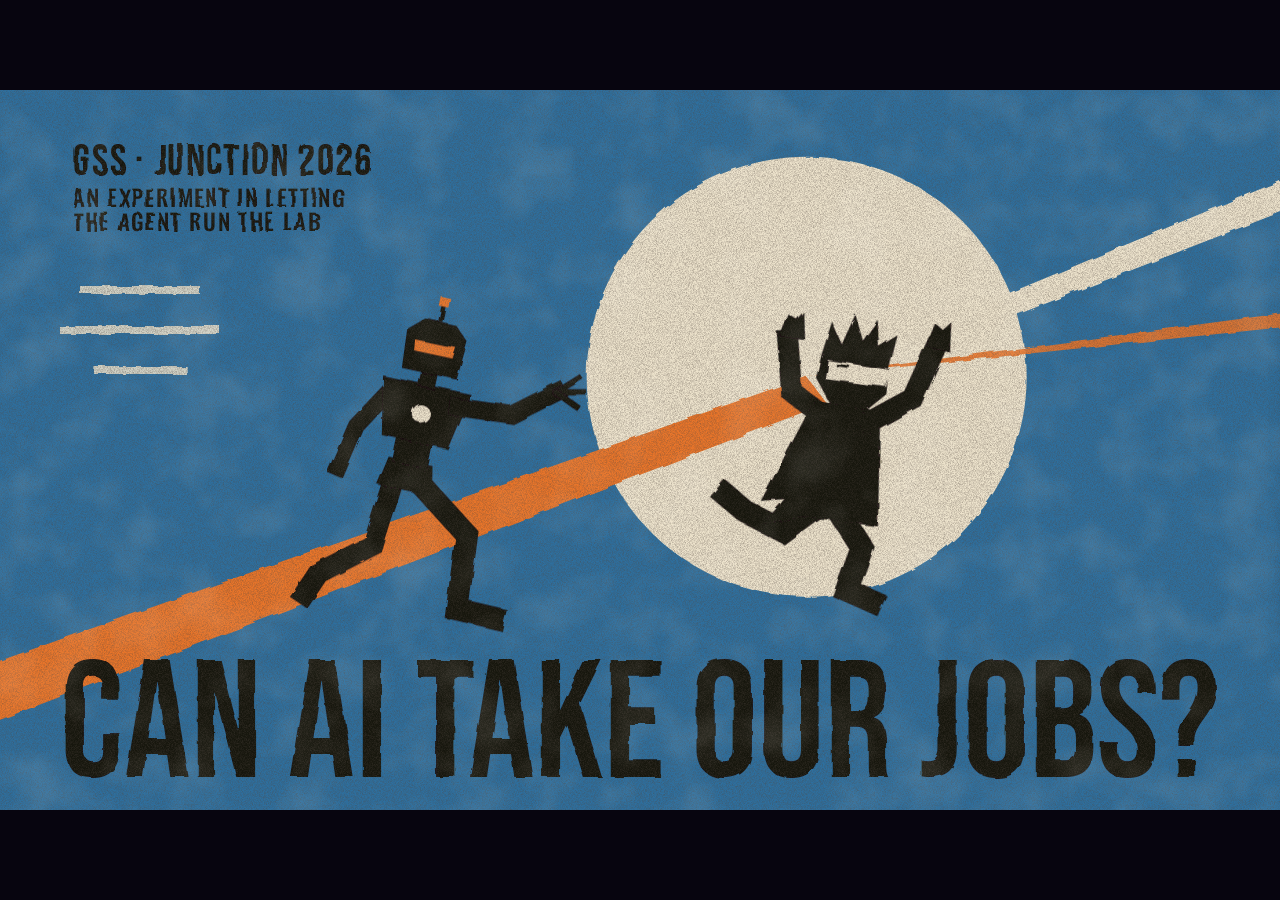
<file: Claude outputs/pitch-deck-v5.html>
<!doctype html>
<!--
Pitch deck, Junction · AfterQuery "Break the agent" challenge.
Style borrowed from the group-meeting template (flat, black/white, one yellow highlight), with no Aalto or MQO logos.
The deck uses only documented project claims and scored results. The 3D scene is a labelled concept illustration.
Keys: arrows/space navigate · V video cut (2-min subset) · N speaker notes · T theme · F full screen · L laser · P pen · C clear · O overview.
Ctrl/Cmd+P → Save as PDF gives the submission pitch deck (one slide per page, light theme).
-->
<html lang="en">
<head>
<meta charset="utf-8">
<meta name="viewport" content="width=device-width, initial-scale=1">
<title>GSS · Find Time Zero (v5)</title>
<link rel="preconnect" href="https://fonts.googleapis.com">
<link href="https://fonts.googleapis.com/css2?family=Inter:wght@400;700&family=Playfair+Display:ital,wght@0,700;0,800;1,700&family=Cinzel:wght@600;700&family=Bebas+Neue&family=Oswald:wght@500&display=swap" rel="stylesheet">
<style>
  :root { --bg:#FFFFFF; --fg:#000000; --muted:#595959; --accent:#F7E159; --ring:#000000; --line:#D9D9D9; }
  :root[data-theme="dark"] { --bg:#000000; --fg:#FFFFFF; --muted:#A6A6A6; --accent:#F7E159; --ring:#F7E159; --line:#333333; }
  * { box-sizing:border-box; margin:0; padding:0; }
  html, body { height:100%; background:#000; overflow:hidden; font-family:"Inter", Arial, sans-serif; }

  .stage { position:absolute; left:50%; top:50%; width:1920px; height:1080px; transform-origin:center center; }
  .slide { position:absolute; inset:0; display:none; flex-direction:column; padding:110px 200px 200px;
    background:var(--bg); color:var(--fg); overflow:hidden; }
  .slide.active { display:flex; }
  .slide h1 { letter-spacing:-0.025em; font-size:120px; line-height:1.1; font-weight:700; }
  .slide h2 { letter-spacing:-0.025em; font-size:80px; line-height:1.15; font-weight:700; margin-bottom:64px; }
  .slide p, .slide li { font-size:44px; line-height:1.4; }
  .slide h1, .slide h2 { text-wrap:balance; } .slide p, .slide li { text-wrap:pretty; }
  .slide ul { list-style:none; margin-left:56px; }
  .slide li { padding-left:56px; position:relative; margin-bottom:22px; }
  .slide li::before { content:""; position:absolute; left:10px; top:28px; width:14px; height:14px; border-radius:50%; background:var(--fg); }
  .slide li li { color:var(--muted); margin-top:12px; margin-bottom:0; }
  .slide li ul { margin-left:0; }
  .slide p + ul { margin-top:36px; }
  .slide .muted { color:var(--muted); }
  .slide mark { background:var(--accent); color:#000; padding:0 .15em; }
  .slide aside.notes { display:none; }

  .title { justify-content:center; }
  .title h1 { margin-bottom:32px; }
  .title p { color:var(--muted); }
  .section { justify-content:center; }
  .section h1 { font-size:144px; max-width:1000px; }
  .section p { margin-top:32px; color:var(--muted); }
  .split .cols { display:grid; grid-template-columns:1fr 1fr; gap:80px; flex:1; min-height:0; align-items:start; }
  .split .cols ul { margin-left:0; }

  /* big statement slide */
  .big { font-size:96px; font-weight:700; letter-spacing:-0.05em; line-height:1.05; }

  /* text-only meme: two panels, left-aligned */
  .meme2 { display:grid; grid-template-columns:1fr 1fr; gap:0; flex:1; min-height:0; }
  .meme2 .pn { display:flex; flex-direction:column; justify-content:center; gap:28px; padding:0 64px; }
  .meme2 .pn:first-child { padding-left:0; }
  .meme2 .pn + .pn { border-left:1px solid var(--line); }
  .meme2 .who { font-size:44px; color:var(--muted); }
  .meme2 .what { font-size:72px; font-weight:700; letter-spacing:-0.04em; line-height:1.1; }
  .cap { font-size:44px; color:var(--muted); font-style:italic; margin-top:24px; }

  /* goal / actions / observations / reward */
  .quad { display:grid; grid-template-columns:1fr 1fr; grid-template-rows:1fr 1fr; column-gap:96px; row-gap:40px; flex:1; min-height:0; }
  .quad > div { display:flex; flex-direction:column; gap:12px; }
  .quad .k { font-size:44px; font-weight:700; }
  .quad .v { font-size:44px; line-height:1.35; }

  /* diagrams */
  .diagram { flex:1; min-height:0; display:flex; align-items:center; }
  .diagram svg { width:100%; height:auto; max-height:100%; overflow:visible; }
  svg .ln { stroke:var(--fg); stroke-width:5; fill:none; stroke-linecap:round; }
  svg .lnm { stroke:var(--muted); stroke-width:4; fill:none; stroke-dasharray:14 12; }
  svg .nd { fill:var(--accent); stroke:var(--ring); stroke-width:4; }
  svg .bt { fill:var(--fg); font-size:44px; font-weight:700; letter-spacing:-0.02em; }
  svg .lb { fill:var(--fg); font-size:34px; }
  svg .lm { fill:var(--muted); font-size:32px; }
  svg .ax { stroke:var(--line); stroke-width:2; }
  svg .bar-ref { fill:var(--accent); stroke:var(--ring); stroke-width:3; }
  svg .bar-ag { fill:var(--fg); }
  svg .bar-base { fill:none; stroke:var(--muted); stroke-width:3; stroke-dasharray:10 8; }

  .slide pre.code { background:#1E1E1E; color:#D4D4D4; border-radius:2px; padding:44px 56px;
    font-family:Consolas, "SF Mono", Menlo, "DejaVu Sans Mono", monospace; font-size:36px; line-height:1.7; white-space:pre; overflow:hidden; }
  .slide code { background:#1E1E1E; color:#D4D4D4; border-radius:2px; padding:.05em .3em; font-family:Consolas, "SF Mono", Menlo, monospace; font-size:.85em; }
  .code .k { color:#569CD6; } .code .s { color:#CE9178; } .code .c { color:#6A9955; } .code .f { color:#DCDCAA; } .code .n { color:#B5CEA8; }

  /* footer: text wordmark instead of logos */
  .foot { position:absolute; left:0; right:0; bottom:0; height:150px; padding:0 200px; z-index:5;
    display:flex; align-items:center; justify-content:space-between; pointer-events:none; }
  .wordmark { font-size:30px; font-weight:700; letter-spacing:-0.02em; color:var(--fg); }
  .wordmark span { font-weight:400; color:var(--muted); }
  .right { display:flex; align-items:center; gap:28px; }
  .count { font-size:30px; color:var(--muted); font-variant-numeric:tabular-nums; }
  .vtag { font-size:24px; background:var(--accent); color:#000; padding:2px 12px; display:none; }
  body.video .vtag { display:inline; }

  /* overview grid */
  body.overview .stage { position:static; transform:none !important; width:auto; height:auto; display:grid;
    grid-template-columns:repeat(auto-fill, 360px); gap:20px; padding:24px; justify-content:center; background:#222; }
  body.overview { overflow:auto; }
  :root:has(body.overview) { background:#222; }
  body.overview .slide { display:flex; position:relative; zoom:.1875; cursor:pointer; width:1920px; height:1080px; outline:0 solid var(--accent); }
  body.overview .slide.active { outline:40px solid var(--accent); }
  body.overview.video .slide:not([data-video]) { opacity:.35; }
  body.overview .foot { display:none; }

  /* speaker notes panel (N) */
  #notes { position:fixed; left:0; right:0; bottom:0; max-height:34vh; overflow:auto; z-index:35; display:none;
    background:rgba(20,22,26,.96); color:#fff; font-size:18px; line-height:1.5; padding:16px 28px; }
  #notes b { color:#F7E159; font-weight:700; }
  body.shownotes #notes { display:block; }

  /* control sidebar (right edge) */
  #hot { position:fixed; top:0; right:0; bottom:0; width:32px; z-index:30; }
  #bar { position:fixed; top:50%; right:0; z-index:31; width:210px; padding:10px; display:flex; flex-direction:column; gap:6px;
    background:rgba(20,22,26,.94); border-radius:16px 0 0 16px; box-shadow:0 8px 30px rgba(0,0,0,.4);
    transform:translate(110%, -50%); transition:transform .18s ease .35s; }
  #hot:hover + #bar, #bar:hover, #bar:focus-within { transform:translate(0, -50%); transition-delay:0s; }
  #bar button { display:flex; justify-content:space-between; align-items:center; gap:12px; font:inherit; font-size:16px; color:#fff;
    background:transparent; border:1px solid transparent; border-radius:10px; padding:10px 12px; cursor:pointer; text-align:left; }
  #bar button:hover { background:rgba(255,255,255,.12); }
  #bar button.on { background:#F7E159; border-color:#F7E159; color:#000; }
  #bar kbd { font:inherit; font-size:12px; opacity:.65; border:1px solid rgba(255,255,255,.35); border-radius:4px; padding:0 6px; }
  #ink { position:fixed; inset:0; width:100vw; height:100vh; z-index:8; pointer-events:none; touch-action:none; }
  body.pen #ink { cursor:crosshair; }
  #laser { position:fixed; left:0; top:0; width:38px; height:38px; margin:-19px 0 0 -19px; border-radius:50%; pointer-events:none; z-index:40; display:none;
    background:radial-gradient(circle, #fff 0 10%, #ff2d2d 28%, rgba(255,45,45,.55) 52%, rgba(255,45,45,0) 72%); }
  body.laser, body.laser * { cursor:none; }
  body.laser #bar, body.laser #bar * { cursor:default; }
  body.overview #ink, body.overview #laser, body.overview #notes { display:none !important; }


  /* ================= animation ================= */
  @keyframes rise { from { opacity:0; transform:translateY(28px); } to { opacity:1; transform:none; } }
  @keyframes fade { from { opacity:0; } to { opacity:1; } }
  @keyframes grow { from { transform:scaleY(0); } to { transform:scaleY(1); } }
  @keyframes draw { from { stroke-dashoffset:1; } to { stroke-dashoffset:0; } }
  @keyframes sweep { to { background-size:100% 100%; } }
  @keyframes pump  { 0% { transform:translate(0,0); opacity:0; } 8% { opacity:1; } 50% { transform:translate(560px,0); opacity:1; } 56%,100% { transform:translate(560px,0); opacity:0; } }
  @keyframes probe { 0% { transform:translate(0,0); opacity:0; } 8% { opacity:1; } 50% { transform:translate(280px,280px); opacity:1; } 56%,100% { transform:translate(280px,280px); opacity:0; } }
  @keyframes flash { 0%,46% { transform:scale(0); opacity:0; } 52% { transform:scale(1); opacity:1; } 80%,100% { transform:scale(2.4); opacity:0; } }

  .slide.active > :not(aside) { animation:rise .6s cubic-bezier(.2,.7,.2,1) both; }
  .slide.active > :nth-child(2) { animation-delay:.08s; }
  .slide.active > :nth-child(3) { animation-delay:.16s; }
  .slide.active > :nth-child(4) { animation-delay:.24s; }
  .slide.active > :nth-child(5) { animation-delay:.32s; }
  /* bullets and columns arrive one by one */
  .slide.active > ul > li, .slide.active .cols ul > li, .slide.active .quad > div, .slide.active .cols > div > p {
    animation:rise .5s cubic-bezier(.2,.7,.2,1) both; }
  .slide.active ul > li:nth-child(1) { animation-delay:.30s; }
  .slide.active ul > li:nth-child(2) { animation-delay:.42s; }
  .slide.active ul > li:nth-child(3) { animation-delay:.54s; }
  .slide.active ul > li:nth-child(4) { animation-delay:.66s; }
  .slide.active .cols > div:nth-child(2) li:nth-child(1) { animation-delay:.70s; }
  .slide.active .cols > div:nth-child(2) li:nth-child(2) { animation-delay:.82s; }
  .slide.active .cols > div:nth-child(2) li:nth-child(3) { animation-delay:.94s; }
  .slide.active .cols > div:nth-child(2) li:nth-child(4) { animation-delay:1.06s; }
  .slide.active .cols > div:nth-child(2) > p { animation-delay:.6s; }
  .slide.active .quad > div:nth-child(1) { animation-delay:.25s; }
  .slide.active .quad > div:nth-child(2) { animation-delay:.40s; }
  .slide.active .quad > div:nth-child(3) { animation-delay:.55s; }
  .slide.active .quad > div:nth-child(4) { animation-delay:.70s; }
  /* meme: punchline lands late */
  .slide.active .meme2 .pn { animation:rise .5s cubic-bezier(.2,.7,.2,1) .3s both; }
  .slide.active .meme2 .pn + .pn { animation-delay:1.3s; }
  /* highlighter sweep on <mark> */
  .slide mark { background:linear-gradient(var(--accent), var(--accent)) no-repeat 0 0 / 100% 100%; }
  .slide.active mark { background-size:0% 100%; animation:sweep .5s ease-out 1s forwards; }
  /* chart: bars grow from the axis, reference last */
  svg .bar-ref, svg .bar-ag, svg .bar-base { transform-box:fill-box; transform-origin:50% 100%; }
  .slide.active svg .bar-base, .slide.active svg .bar-ag, .slide.active svg .bar-ref { animation:grow .7s cubic-bezier(.2,.7,.2,1) both; }
  .slide.active svg rect:nth-of-type(1) { animation-delay:.3s; } .slide.active svg rect:nth-of-type(2) { animation-delay:.4s; }
  .slide.active svg rect:nth-of-type(3) { animation-delay:.55s; } .slide.active svg rect:nth-of-type(4) { animation-delay:.65s; }
  .slide.active svg rect:nth-of-type(5) { animation-delay:.75s; } .slide.active svg .bar-ref { animation-duration:1.1s; animation-delay:1.1s; }
  /* environment diagram: arrows draw themselves */
  .slide.active svg line.ln[pathLength] { stroke-dasharray:1; animation:draw .6s ease-out both; }
  .slide.active svg line.ln[pathLength]:nth-of-type(2) { animation-delay:.6s; }
  .slide.active svg line.ln[pathLength]:nth-of-type(3) { animation-delay:1.0s; }
  .slide.active svg line.ln[pathLength]:nth-of-type(4) { animation-delay:1.4s; }
  .slide.active svg polygon.nd { animation:fade .3s both; }
  .slide.active svg polygon:nth-of-type(1) { animation-delay:.95s; }
  .slide.active svg polygon:nth-of-type(2) { animation-delay:1.35s; }
  .slide.active svg polygon:nth-of-type(3) { animation-delay:1.75s; }
  /* pump-probe: two pulses meet at the sample, on loop */
  .pp { position:absolute; right:200px; top:50%; width:620px; margin-top:-200px; }
  .pp .beam { stroke:var(--line); stroke-width:4; }
  .pp .pulse { fill:var(--accent); stroke:var(--ring); stroke-width:3; }
  .pp .flash { fill:var(--accent); transform-box:fill-box; transform-origin:center; }
  .slide.active .pp .pump  { animation:pump 2.8s cubic-bezier(.45,0,.55,1) .6s infinite both; }
  .slide.active .pp .probe { animation:probe 2.8s cubic-bezier(.45,0,.55,1) .6s infinite both; }
  .slide.active .pp .flash { animation:flash 2.8s ease-out .6s infinite both; }
  .pp text { fill:var(--muted); font-size:30px; }

  body.overview .slide *, body.overview .slide { animation:none !important; }
  @media (prefers-reduced-motion: reduce) { .slide *, .slide { animation:none !important; } .slide mark { background-size:100% 100% !important; } }
  @media print { .slide *, .slide { animation:none !important; } .slide mark { background-size:100% 100% !important; } }

  @page { size:1920px 1080px; margin:0; }
  @media print {
    :root, :root[data-theme="dark"] { --bg:#FFFFFF; --fg:#000000; --muted:#595959; --ring:#000000; --line:#D9D9D9; }
    html, body { overflow:visible; height:auto; background:#fff; }
    .stage { position:static; transform:none !important; width:1920px; height:auto; }
    .slide { display:flex !important; position:relative; width:1920px; height:1080px; break-after:page;
      -webkit-print-color-adjust:exact; print-color-adjust:exact; }
    .slide:last-of-type { break-after:auto; }
    .foot { position:fixed; } .right { display:none; }
    #hot, #bar, #laser, #ink, #notes { display:none !important; }
  }

  /* Pitch-specific layout: spare monochrome deck, one physical 3D moment. */
  .title-credit { margin-top:72px; font-size:30px !important; }
  .scene-slide { padding:82px 155px 155px; }
  .scene-slide h2 { margin-bottom:20px; max-width:1350px; }
  .scene-layout { display:grid; grid-template-columns:520px 1fr; align-items:center; gap:18px; flex:1; min-height:0; }
  .scene-copy { align-self:center; position:relative; z-index:2; }
  .scene-copy p { font-size:47px; line-height:1.27; }
  .scene-facts { display:grid; grid-template-columns:auto 1fr; gap:12px 20px; margin-top:42px; align-items:baseline; }
  .scene-facts strong { font-size:42px; font-weight:700; }
  .scene-facts span { font-size:31px; color:var(--muted); }
  .pulse-scene { width:100%; max-height:635px; overflow:visible; }
  .scene-label { font:700 32px Inter,Arial,sans-serif; fill:#1d2d3c; }
  .pump-label { fill:#066f98; } .probe-label { fill:#b85012; }
  .scene-caption { position:absolute; bottom:161px; right:165px; font-size:22px !important; color:var(--muted); }
  @keyframes pump3d { 0%,8% { transform:translate(0,0); opacity:0; } 14% {opacity:1} 52% {transform:translate(405px,-100px);opacity:1} 56%,100% {transform:translate(405px,-100px);opacity:0} }
  @keyframes probe3d { 0%,8% { transform:translate(0,0); opacity:0; } 14% {opacity:1} 52% {transform:translate(-358px,-120px);opacity:1} 56%,100% {transform:translate(-358px,-120px);opacity:0} }
  @keyframes impact3d { 0%,47% {opacity:0; transform:scale(.2)} 52% {opacity:1; transform:scale(1)} 73%,100% {opacity:0; transform:scale(1.75)} }
  .pulse-pump,.pulse-probe,.impact-halo,.impact-core { transform-box:fill-box; transform-origin:center; }
  .slide.active .pulse-pump { animation:pump3d 3.6s cubic-bezier(.35,0,.65,1) infinite; }
  .slide.active .pulse-probe { animation:probe3d 3.6s cubic-bezier(.35,0,.65,1) infinite; }
  .slide.active .impact-halo,.slide.active .impact-core { animation:impact3d 3.6s ease-out infinite; }
  .loop-steps { display:grid; grid-template-columns:repeat(4,1fr); gap:25px; flex:1; align-items:center; }
  .loop-steps > div { min-height:330px; border-top:7px solid var(--fg); padding-top:25px; display:flex; flex-direction:column; gap:24px; }
  .loop-steps strong { font-size:58px; letter-spacing:-.04em; }
  .loop-steps span { font-size:36px; line-height:1.32; }
  .deck-footer-line { font-size:32px !important; }
  .score-chart { display:flex; flex-direction:column; justify-content:center; gap:40px; flex:1; }
  .score-row { display:grid; grid-template-columns:340px 1fr 150px; align-items:center; gap:28px; font-size:38px; }
  .score-row > b { text-align:right; font-variant-numeric:tabular-nums; }
  .score-track { height:62px; border-left:3px solid var(--fg); background:var(--line); position:relative; }
  .score-track::before { content:' '; width:12px; height:12px; border-radius:50%; background:var(--fg); position:absolute; left:0; top:25px; }
  .score-track i { display:block; height:100%; background:var(--accent); }
  .ref-row { font-weight:700; } .ref-row .score-track::before { display:none; }
  .score-note { font-size:29px !important; }
  .failure-grid { display:grid; grid-template-columns:repeat(3,1fr); gap:25px; margin:0 0 50px; }
  .failure-metric { border-top:6px solid var(--fg); padding-top:20px; display:flex; flex-direction:column; gap:14px; }
  .failure-metric strong { font-size:67px; letter-spacing:-.04em; }
  .failure-metric span { font-size:31px; color:var(--muted); }
  .failure-slide blockquote { font-size:38px; line-height:1.25; border-left:10px solid var(--accent); padding-left:24px; }
  .failure-slide blockquote small { display:block; font-size:27px; color:var(--muted); margin-top:8px; }
  .failure-takeaway { margin-top:38px; font-size:36px !important; }
  .integrity-layout { display:grid; grid-template-columns:1fr 1fr; gap:70px; flex:1; align-items:center; }
  .formula { background:var(--accent); color:#000; padding:42px; font-size:54px; font-weight:700; line-height:1.18; letter-spacing:-.035em; }
  .integrity-text p { font-size:39px; margin-bottom:30px; }
  .closing-line { font-size:66px !important; line-height:1.2 !important; max-width:1300px; }
  .slide:has(.closing-line) { justify-content:center; }
  /* v2 additions */
  .score-chart { gap:18px; }
  .score-chart .score-track { height:52px; }
  .score-chart .score-track::before { top:20px; }
  .score-note { margin-top:18px; }
  .pending-row span, .pending-row b { color:var(--muted); }
  .pending-row .score-track { background:transparent; border:3px dashed var(--line); border-left:3px solid var(--fg); }
  .ph { outline:3px dashed #ff3b30; outline-offset:4px; }
  .fail-table { width:100%; border-collapse:collapse; margin-top:44px; }
  .fail-table th { font-size:27px; text-align:left; color:var(--muted); font-weight:400; padding:0 24px 12px 0; border-bottom:3px solid var(--fg); }
  .fail-table td { font-size:32px; line-height:1.25; padding:18px 24px 18px 0; border-bottom:1px solid var(--line); vertical-align:top; }
  .fail-table td:first-child { font-weight:700; width:26%; }
  .fail-table td:last-child { width:40%; }
  .fair-layout { display:grid; grid-template-columns:1.15fr 1fr; gap:80px; flex:1; align-items:start; }
  .fair-layout h3 { font-size:36px; color:var(--muted); font-weight:400; margin-bottom:26px; }
  .fair-layout ul { margin-left:0; }
  .fair-layout li { font-size:36px !important; margin-bottom:18px; }
  .fair-layout li::before { top:22px; }
  .proof { border-top:7px solid var(--fg); padding-top:26px; display:flex; flex-direction:column; gap:18px; }
  .proof strong { font-size:96px; letter-spacing:-.05em; line-height:1; }
  .proof span { font-size:34px; line-height:1.3; }
  .proof .muted { font-size:28px; }
  .integrity-text ul { margin-left:0; }
  .integrity-text li { font-size:32px !important; margin-bottom:14px; }
  .integrity-text li::before { top:19px; }
  .integrity-text h3 { font-size:32px; color:var(--muted); font-weight:400; margin-bottom:20px; }
  @media print { .ph { outline:none; } }
  @media (prefers-reduced-motion:reduce) {
    .pulse-pump { transform:translate(405px,-100px) !important; opacity:1 !important; }
    .pulse-probe { transform:translate(-358px,-120px) !important; opacity:1 !important; }
    .impact-halo,.impact-core { opacity:.8 !important; transform:none !important; }
  }
  @media print {
    .pulse-pump { transform:translate(405px,-100px) !important; opacity:1 !important; }
    .pulse-probe { transform:translate(-358px,-120px) !important; opacity:1 !important; }
    .impact-halo,.impact-core { opacity:.8 !important; transform:none !important; }
  }

  /* ===== v4: retrofuturist paperback, dark-first ===== */
  :root { --bg:#F2E8D5; --fg:#1E1828; --muted:#6A5F70; --accent:#C46A1C; --ring:#1E1828; --line:#CDBFA6;
    --sp:#2E8C95; --tm:#C8475E; --ef:#D98A1E; }
  :root[data-theme="dark"] { --bg:#120E22; --fg:#F3E9D7; --muted:#A79DB8; --accent:#F2A93B; --ring:#F2A93B; --line:#3A2F52;
    --sp:#5FD3E0; --tm:#E8637A; --ef:#F2A93B; }
  html, body { background:#07050F; }
  .slide { background:radial-gradient(ellipse 120% 90% at 50% 40%, #F7F0E2 0%, #E7D8BC 100%); }
  :root[data-theme="dark"] .slide { background-image:url("data:image/svg+xml,%3Csvg%20xmlns%3D'http%3A%2F%2Fwww.w3.org%2F2000%2Fsvg'%20width%3D'640'%20height%3D'420'%3E%3Ccircle%20cx%3D'0'%20cy%3D'276.2'%20r%3D'1.6'%20fill%3D'white'%20opacity%3D'0.3'%2F%3E%3Ccircle%20cx%3D'424.9'%20cy%3D'39.8'%20r%3D'0.9'%20fill%3D'white'%20opacity%3D'0.3'%2F%3E%3Ccircle%20cx%3D'253.7'%20cy%3D'282.9'%20r%3D'1.8'%20fill%3D'white'%20opacity%3D'0.4'%2F%3E%3Ccircle%20cx%3D'99.1'%20cy%3D'72.6'%20r%3D'0.9'%20fill%3D'white'%20opacity%3D'0.5'%2F%3E%3Ccircle%20cx%3D'227.7'%20cy%3D'16.2'%20r%3D'1.8'%20fill%3D'white'%20opacity%3D'0.3'%2F%3E%3Ccircle%20cx%3D'56'%20cy%3D'182.2'%20r%3D'1.8'%20fill%3D'white'%20opacity%3D'0.5'%2F%3E%3Ccircle%20cx%3D'147.7'%20cy%3D'266.6'%20r%3D'1.2'%20fill%3D'white'%20opacity%3D'0.3'%2F%3E%3Ccircle%20cx%3D'51.2'%20cy%3D'212.5'%20r%3D'1.3'%20fill%3D'white'%20opacity%3D'0.6'%2F%3E%3Ccircle%20cx%3D'199.8'%20cy%3D'99.7'%20r%3D'1.5'%20fill%3D'white'%20opacity%3D'0.5'%2F%3E%3Ccircle%20cx%3D'104.4'%20cy%3D'328.5'%20r%3D'1.8'%20fill%3D'white'%20opacity%3D'0.6'%2F%3E%3Ccircle%20cx%3D'150.5'%20cy%3D'383.4'%20r%3D'1.4'%20fill%3D'white'%20opacity%3D'0.5'%2F%3E%3Ccircle%20cx%3D'164.9'%20cy%3D'152.6'%20r%3D'0.8'%20fill%3D'white'%20opacity%3D'0.4'%2F%3E%3Ccircle%20cx%3D'232.7'%20cy%3D'76.5'%20r%3D'1.7'%20fill%3D'white'%20opacity%3D'0.3'%2F%3E%3Ccircle%20cx%3D'120.9'%20cy%3D'157.3'%20r%3D'1.6'%20fill%3D'white'%20opacity%3D'0.6'%2F%3E%3Ccircle%20cx%3D'276.9'%20cy%3D'205.1'%20r%3D'1.3'%20fill%3D'white'%20opacity%3D'0.3'%2F%3E%3Ccircle%20cx%3D'334.9'%20cy%3D'219.5'%20r%3D'1.4'%20fill%3D'white'%20opacity%3D'0.4'%2F%3E%3Ccircle%20cx%3D'597.3'%20cy%3D'197.4'%20r%3D'1'%20fill%3D'white'%20opacity%3D'0.4'%2F%3E%3Ccircle%20cx%3D'472.8'%20cy%3D'154.9'%20r%3D'1.3'%20fill%3D'white'%20opacity%3D'0.6'%2F%3E%3Ccircle%20cx%3D'246.7'%20cy%3D'239'%20r%3D'1.4'%20fill%3D'white'%20opacity%3D'0.3'%2F%3E%3Ccircle%20cx%3D'451.1'%20cy%3D'105.2'%20r%3D'1.6'%20fill%3D'white'%20opacity%3D'0.6'%2F%3E%3Ccircle%20cx%3D'89'%20cy%3D'263.3'%20r%3D'0.7'%20fill%3D'white'%20opacity%3D'0.4'%2F%3E%3Ccircle%20cx%3D'218.4'%20cy%3D'62'%20r%3D'1.5'%20fill%3D'white'%20opacity%3D'0.5'%2F%3E%3Ccircle%20cx%3D'638.3'%20cy%3D'186'%20r%3D'0.8'%20fill%3D'white'%20opacity%3D'0.4'%2F%3E%3Ccircle%20cx%3D'483.2'%20cy%3D'237.9'%20r%3D'1.8'%20fill%3D'white'%20opacity%3D'0.3'%2F%3E%3Ccircle%20cx%3D'38.7'%20cy%3D'87.2'%20r%3D'1.1'%20fill%3D'white'%20opacity%3D'0.2'%2F%3E%3Ccircle%20cx%3D'439.4'%20cy%3D'142.6'%20r%3D'1.2'%20fill%3D'white'%20opacity%3D'0.6'%2F%3E%3Ccircle%20cx%3D'491.9'%20cy%3D'360.5'%20r%3D'0.6'%20fill%3D'white'%20opacity%3D'0.2'%2F%3E%3Ccircle%20cx%3D'430.2'%20cy%3D'206.8'%20r%3D'1.6'%20fill%3D'white'%20opacity%3D'0.5'%2F%3E%3Ccircle%20cx%3D'494.7'%20cy%3D'190.5'%20r%3D'0.8'%20fill%3D'white'%20opacity%3D'0.3'%2F%3E%3Ccircle%20cx%3D'511.3'%20cy%3D'26.8'%20r%3D'1.3'%20fill%3D'white'%20opacity%3D'0.5'%2F%3E%3Ccircle%20cx%3D'291.2'%20cy%3D'156.6'%20r%3D'0.6'%20fill%3D'white'%20opacity%3D'0.2'%2F%3E%3Ccircle%20cx%3D'86'%20cy%3D'230.6'%20r%3D'1.5'%20fill%3D'white'%20opacity%3D'0.2'%2F%3E%3Ccircle%20cx%3D'578.9'%20cy%3D'246.8'%20r%3D'1.2'%20fill%3D'white'%20opacity%3D'0.3'%2F%3E%3Ccircle%20cx%3D'481.1'%20cy%3D'170.8'%20r%3D'1.8'%20fill%3D'white'%20opacity%3D'0.6'%2F%3E%3Ccircle%20cx%3D'319.2'%20cy%3D'309.8'%20r%3D'1.8'%20fill%3D'white'%20opacity%3D'0.3'%2F%3E%3Ccircle%20cx%3D'608.3'%20cy%3D'326.4'%20r%3D'1.6'%20fill%3D'white'%20opacity%3D'0.5'%2F%3E%3Ccircle%20cx%3D'586.6'%20cy%3D'18.4'%20r%3D'1.5'%20fill%3D'white'%20opacity%3D'0.6'%2F%3E%3Ccircle%20cx%3D'166.8'%20cy%3D'185.9'%20r%3D'1'%20fill%3D'white'%20opacity%3D'0.6'%2F%3E%3Ccircle%20cx%3D'403.3'%20cy%3D'419.5'%20r%3D'1.4'%20fill%3D'white'%20opacity%3D'0.2'%2F%3E%3Ccircle%20cx%3D'405.5'%20cy%3D'107.6'%20r%3D'0.7'%20fill%3D'white'%20opacity%3D'0.2'%2F%3E%3Ccircle%20cx%3D'153.1'%20cy%3D'160.5'%20r%3D'1.8'%20fill%3D'white'%20opacity%3D'0.2'%2F%3E%3Ccircle%20cx%3D'90.8'%20cy%3D'213.5'%20r%3D'0.8'%20fill%3D'white'%20opacity%3D'0.5'%2F%3E%3Ccircle%20cx%3D'472'%20cy%3D'21.7'%20r%3D'1.5'%20fill%3D'white'%20opacity%3D'0.4'%2F%3E%3Ccircle%20cx%3D'295'%20cy%3D'340.6'%20r%3D'1.1'%20fill%3D'white'%20opacity%3D'0.6'%2F%3E%3Ccircle%20cx%3D'169.8'%20cy%3D'283.7'%20r%3D'1.8'%20fill%3D'white'%20opacity%3D'0.3'%2F%3E%3Ccircle%20cx%3D'478.5'%20cy%3D'109.8'%20r%3D'0.7'%20fill%3D'white'%20opacity%3D'0.5'%2F%3E%3C%2Fsvg%3E"), radial-gradient(ellipse 80% 45% at 50% 112%, rgba(232,99,122,.45), rgba(232,99,122,0) 70%), linear-gradient(180deg, #0D0A1C 0%, #171030 60%, #25163C 100%);
    background-size:640px 420px, 100% 100%, 100% 100%; }
  .slide h1, .slide h2 { font-family:"Playfair Display", Georgia, serif; font-weight:800; letter-spacing:-.005em; }
  .slide h2 { font-size:74px; line-height:1.12; }
  .slide mark { background:none !important; color:var(--accent); padding:0; animation:none !important; }
  .wordmark { font-family:Cinzel, Georgia, serif; letter-spacing:.08em; font-weight:700; }
  .slide pre.code { border:2px solid rgba(242,169,59,.45); background:#120E1E; }
  .section h1 { font-size:128px; max-width:1300px; }
  .hero { padding:70px 130px 150px; justify-content:flex-start; align-items:center; background:#0B0820 !important; }
  .hero-bg { position:absolute; inset:0; width:100%; height:100%; z-index:0; animation:none !important; }
  .hero > :not(.hero-bg):not(aside) { position:relative; z-index:1; }
  .band { font-family:Cinzel, Georgia, serif; font-weight:700; font-size:30px; letter-spacing:.32em; text-transform:uppercase; color:#F2A93B;
    display:flex; align-items:center; gap:30px; width:1200px; margin-top:20px; }
  .band::before, .band::after { content:""; flex:1; height:2px; background:currentColor; opacity:.7; }
  .band span { letter-spacing:0; }
  .hero h1 { font-size:150px; color:#F7E6C4; text-align:center; margin-top:14px; text-shadow:0 6px 0 rgba(0,0,0,.35), 0 0 40px rgba(232,99,122,.35); }
  .hero h1 mark { color:#F2A93B !important; }
  .stage:has(.hero.active) .foot { display:none; }
  @keyframes bob { 0%,100% { transform:translateY(0); } 50% { transform:translateY(-10px); } }
  @keyframes run { 0%,100% { transform:translateY(0); } 50% { transform:translateY(-16px); } }
  .slide.active .chase-bot { animation:bob .55s ease-in-out infinite; }
  .slide.active .chase-sci { animation:run .32s ease-in-out infinite; }
  .wall-slide { padding:96px 160px 150px; } .wall-slide h2 { margin-bottom:24px; }
  .wall-slide .scene-facts { grid-template-columns:1fr; gap:4px; } .wall-slide .scene-facts span { margin-bottom:34px; }
  .scene-facts strong { font-family:"Playfair Display", Georgia, serif; font-size:52px; color:var(--accent); }
  .wall-layout { display:grid; grid-template-columns:360px 1fr; gap:40px; align-items:center; flex:1; min-height:0; }
  .wall-art { width:100%; max-height:700px; }
  @keyframes pRed  { 0%,8% { transform:translate(0,0) scale(1.5); opacity:0; } 14% { opacity:1; } 52% { transform:translate(570px,-325px) scale(.28); opacity:1; } 56%,100% { transform:translate(570px,-325px) scale(.28); opacity:0; } }
  @keyframes pTeal { 0%,8% { transform:translate(0,0) scale(1.5); opacity:0; } 14% { opacity:1; } 52% { transform:translate(-480px,-305px) scale(.28); opacity:1; } 56%,100% { transform:translate(-480px,-305px) scale(.28); opacity:0; } }
  @keyframes hit { 0%,48% { opacity:0; transform:scale(.2); } 53% { opacity:1; transform:scale(1); } 78%,100% { opacity:0; transform:scale(1.6); } }
  .p-red, .p-teal, .hit { transform-box:fill-box; transform-origin:center; }
  .slide.active .p-red { animation:pRed 3.4s cubic-bezier(.4,0,.7,1) infinite; }
  .slide.active .p-teal { animation:pTeal 3.4s cubic-bezier(.4,0,.7,1) infinite; }
  .slide.active .hit { animation:hit 3.4s ease-out infinite; }
  .mcp-slide h2, .ridge-slide h2, .comic-slide h2, .scan-slide h2, .bar-slide h2 { margin-bottom:28px; }
  .mcp-art, .ridge-art, .comic-art, .scan-art, .bar-art { width:100%; flex:1; min-height:0; }
  .mm-title { font:700 32px Cinzel, Georgia, serif; fill:#F3E9D7; letter-spacing:.04em; }
  .mm-tool { font:22px Consolas,"SF Mono",Menlo,monospace; fill:#B9AFCB; }
  .mm-node, .rl-row, .br-row { opacity:0; }
  .slide.active .mm-node, .slide.active .rl-row, .slide.active .br-row { animation:fade .45s var(--d) both; }
  .rl-lab, .br-lab { font:36px Inter,Arial,sans-serif; fill:var(--fg); }
  .rl-lab.b, .rl-val.b, .br-lab.b, .br-val.b { font-weight:700; }
  .rl-val, .br-val { font:700 36px Inter,Arial,sans-serif; fill:var(--fg); font-variant-numeric:tabular-nums; }
  .rl-n { font:24px Inter,Arial,sans-serif; fill:var(--muted); }
  .rl-fill { fill:var(--bg); fill-opacity:.92; } .rl-fill.ref { fill:var(--accent); fill-opacity:1; }
  .rl-line { fill:none; stroke:var(--fg); stroke-width:3.5; stroke-linejoin:round; } .rl-line.one { stroke-dasharray:10 8; }
  .rl-line.ref { filter:url(#glow); }
  .rl-ph { stroke:var(--muted); stroke-width:3; stroke-dasharray:10 10; }
  .ph-t { fill:#ff5a4e; }
  .rl-axis { stroke:var(--fg); stroke-width:3; } .rl-tick { font:28px Inter,Arial,sans-serif; fill:var(--muted); }
  .fig-note { font-size:26px !important; margin-top:8px; }
  .cm-cap { font:700 30px "Playfair Display",Georgia,serif; fill:var(--fg); } .cm-cap2 { font:28px Inter,Arial,sans-serif; fill:var(--muted); }
  .cm-say { font:700 26px "Playfair Display",Georgia,serif; fill:#15111F; } .cm-small { font:700 22px Inter,Arial,sans-serif; fill:#F2A93B; }
  .cm-q { font:700 64px "Playfair Display",Georgia,serif; fill:#F2A93B; } .cm-q.s { font-size:44px; }
  .cm-z { font:700 40px "Playfair Display",Georgia,serif; fill:#5FD3E0; } .cm-z.s { font-size:28px; }
  .cm-block { font:700 15px Cinzel,Georgia,serif; fill:#F3E9D7; letter-spacing:.06em; } .cm-eur { font:700 22px Inter,Arial,sans-serif; fill:#15111F; }
  .sc-frame { fill:none; stroke:var(--line); stroke-width:3; } .sc-frame.inset { stroke:var(--accent); }
  .sc-coarse { fill:none; stroke:var(--fg); stroke-width:1.3; stroke-linejoin:round; opacity:.85; }
  .sc-fine { fill:none; stroke:var(--fg); stroke-width:3; stroke-linejoin:round; } .sc-dot { fill:var(--fg); }
  .sc-ring { fill:none; stroke:var(--tm); stroke-width:5; } .sc-zoom { stroke:var(--muted); stroke-width:2; stroke-dasharray:8 8; fill:none; }
  .sc-t0 { stroke:var(--accent); stroke-width:14; stroke-opacity:.35; } .sc-t0l { font:700 28px Cinzel,Georgia,serif; fill:var(--fg); }
  .sc-tick { font:26px Inter,Arial,sans-serif; fill:var(--muted); }
  .lg text { font:28px Inter,Arial,sans-serif; fill:var(--fg); }
  .br-track { fill:var(--line); fill-opacity:.6; } .br-zero { stroke:var(--fg); stroke-width:4; }
  .seg.sp { fill:var(--sp); } .seg.tm { fill:var(--tm); } .seg.ef { fill:var(--ef); }
  .craft-slide { justify-content:center; } .craft-slide pre.code { font-size:40px; }
  .craft-note { margin-top:40px; font-size:34px !important; }
  .closing { justify-content:center; } .closing .closing-line { font-family:"Playfair Display",Georgia,serif; font-style:italic; }
  .strip { position:absolute; left:0; right:0; bottom:0; width:100%; height:260px; z-index:0; animation:none !important; opacity:.9; }
  .closing > :not(.strip):not(aside) { position:relative; z-index:1; }
  @media print {
    :root, :root[data-theme="dark"] { --bg:#F2E8D5; --fg:#1E1828; --muted:#6A5F70; --accent:#C46A1C; --ring:#1E1828; --line:#CDBFA6; --sp:#2E8C95; --tm:#C8475E; --ef:#D98A1E; }
    .slide, :root[data-theme="dark"] .slide { background:#F2E8D5 !important; }
    .hero { background:#0B0820 !important; }
  }
  @media print, (prefers-reduced-motion:reduce) {
    .mm-node, .rl-row, .br-row { opacity:1 !important; }
    .p-red { transform:translate(570px,-325px) scale(.28) !important; opacity:1 !important; }
    .p-teal { transform:translate(-480px,-305px) scale(.28) !important; opacity:1 !important; }
    .hit { opacity:.9 !important; transform:none !important; }
  }

  /* ===== v5: screen-print posters ===== */
  .poster { padding:0 !important; background:#2E6F9E !important; }
  .poster-art { position:absolute; inset:0; width:100%; height:100%; animation:none !important; }
  .poster .sr { position:absolute; width:1px; height:1px; overflow:hidden; clip:rect(0 0 0 0); }
  .stage:has(.poster.active) .foot { display:none; }
  .pt-kicker { font:400 64px "Bebas Neue", Oswald, Impact, sans-serif; fill:#16120F; letter-spacing:.04em; }
  .pt-small { font:500 34px Oswald, "Bebas Neue", Impact, sans-serif; fill:#16120F; letter-spacing:.06em; text-transform:uppercase; }
  .pt-title { font:400 250px "Bebas Neue", Impact, sans-serif; fill:#16120F; }
  .pt-title2 { font:400 170px "Bebas Neue", Impact, sans-serif; fill:#16120F; }
  .pt-title2.or { fill:#E8742A; }
  @keyframes inkIn { from { opacity:0; transform:translateY(18px); } to { opacity:1; transform:none; } }
  .slide.active .poster-art .pt { animation:inkIn .6s .2s both; }
  @media print { .poster { background:#2E6F9E !important; } }
</style>
</head>
<body>
<svg width="0" height="0" style="position:absolute" aria-hidden="true"><defs>
  <linearGradient id="chr" x1="0" y1="0" x2="1" y2="0">
    <stop offset="0" stop-color="#3A4049"/><stop offset=".16" stop-color="#C9D2DA"/><stop offset=".3" stop-color="#F8FBFD"/>
    <stop offset=".44" stop-color="#8C96A1"/><stop offset=".62" stop-color="#2E333B"/><stop offset=".8" stop-color="#B7C1CA"/><stop offset="1" stop-color="#5E6670"/></linearGradient>
  <linearGradient id="chrV" x1="0" y1="0" x2="0" y2="1">
    <stop offset="0" stop-color="#F8FBFD"/><stop offset=".35" stop-color="#9AA4AF"/><stop offset=".55" stop-color="#2E333B"/><stop offset=".8" stop-color="#C3CCD4"/><stop offset="1" stop-color="#59616B"/></linearGradient>
  <radialGradient id="jnt" cx=".35" cy=".35"><stop offset="0" stop-color="#FFFFFF"/><stop offset=".45" stop-color="#A9B3BD"/><stop offset="1" stop-color="#2F353E"/></radialGradient>
  <radialGradient id="coreR"><stop offset="0" stop-color="#FFF"/><stop offset=".35" stop-color="#FF8A80"/><stop offset="1" stop-color="#FF4D45" stop-opacity="0"/></radialGradient>
  <radialGradient id="coreC"><stop offset="0" stop-color="#FFF"/><stop offset=".35" stop-color="#B8F6FF"/><stop offset="1" stop-color="#5FD3E0" stop-opacity="0"/></radialGradient>
  <radialGradient id="gRed"><stop offset="0" stop-color="#fff"/><stop offset=".22" stop-color="#ffd0c8"/><stop offset=".55" stop-color="#FF4D45" stop-opacity=".9"/><stop offset="1" stop-color="#FF4D45" stop-opacity="0"/></radialGradient>
  <radialGradient id="gTeal"><stop offset="0" stop-color="#fff"/><stop offset=".22" stop-color="#d0fffa"/><stop offset=".55" stop-color="#4FE3D6" stop-opacity=".9"/><stop offset="1" stop-color="#4FE3D6" stop-opacity="0"/></radialGradient>
  <radialGradient id="gHit"><stop offset="0" stop-color="#fff"/><stop offset=".25" stop-color="#FFF4C8"/><stop offset=".6" stop-color="#F2A93B" stop-opacity=".75"/><stop offset="1" stop-color="#F2A93B" stop-opacity="0"/></radialGradient>
  <linearGradient id="plateG" x1="0" y1="0" x2="0" y2="1"><stop offset="0" stop-color="#1A1234"/><stop offset=".7" stop-color="#2A1846"/><stop offset="1" stop-color="#4A2348"/></linearGradient>
  <linearGradient id="coat" x1="0" y1="0" x2="1" y2="0"><stop offset="0" stop-color="#B9B3C6"/><stop offset=".45" stop-color="#F4EFE6"/><stop offset="1" stop-color="#D8CFC6"/></linearGradient>
  <filter id="glow" x="-60%" y="-60%" width="220%" height="220%"><feGaussianBlur stdDeviation="5" result="b"/><feMerge><feMergeNode in="b"/><feMergeNode in="SourceGraphic"/></feMerge></filter>
  <filter id="glowL" x="-80%" y="-80%" width="260%" height="260%"><feGaussianBlur stdDeviation="12" result="b"/><feMerge><feMergeNode in="b"/><feMergeNode in="b"/><feMergeNode in="SourceGraphic"/></feMerge></filter>
  <filter id="blur" x="-50%" y="-50%" width="200%" height="200%"><feGaussianBlur stdDeviation="16"/></filter>
</defs></svg>

<div class="stage" id="stage">

  <section class="slide poster" data-video>
    
<svg class="poster-art" viewBox="0 0 1920 1080" preserveAspectRatio="xMidYMid slice" aria-hidden="true">
  <defs>
  <filter id="cut" x="-5%" y="-5%" width="110%" height="110%"><feTurbulence type="fractalNoise" baseFrequency=".035" numOctaves="2" seed="4"/><feDisplacementMap in="SourceGraphic" scale="7"/></filter>
  <filter id="grain" x="0" y="0" width="100%" height="100%"><feTurbulence type="fractalNoise" baseFrequency=".85" numOctaves="2" seed="9" result="n"/>
    <feColorMatrix type="matrix" values="0 0 0 0 .08  0 0 0 0 .06  0 0 0 0 .05  0 0 0 -1.6 1.05"/></filter>
  <filter id="wear" x="0" y="0" width="100%" height="100%"><feTurbulence type="fractalNoise" baseFrequency=".012" numOctaves="3" seed="2"/>
    <feColorMatrix type="matrix" values="0 0 0 0 1  0 0 0 0 .97  0 0 0 0 .9  0 0 0 -2.2 1.25"/></filter></defs>
  <rect width="1920" height="1080" fill="#2E6F9E"/>
  <g filter="url(#cut)">
    <circle cx="1210" cy="430" r="330" fill="#EDE3CC"/>
    <path d="M-40 870 L1210 430 L1240 470 L-40 960 Z" fill="#E8742A"/>
    <path d="M1960 120 L1210 430 L1230 452 L1960 168 Z" fill="#EDE3CC"/>
    <path d="M1210 430 L1960 330 L1960 352 Z" fill="#E8742A" opacity=".9"/>
    <path d="M120 300 L300 300 M90 360 L330 360 M140 420 L280 420" stroke="#EDE3CC" stroke-width="12" opacity=".85"/>
  </g>
  <g filter="url(#cut)">
    <g transform="translate(610,800) scale(1.05)"><g fill="#16120F">
    <path d="M-26.5 -330.3 L-72 -282 L-98 -222" stroke="#16120F" stroke-width="24" fill="none" stroke-linejoin="miter" stroke-linecap="square"/><path d="M-17.6 -208.7 L-48 -112 L-126 -72 L-146 -42" stroke="#16120F" stroke-width="30" fill="none" stroke-linejoin="miter" stroke-linecap="square"/>
    <g transform="rotate(12 0 -205)">
      <path d="M-40 -190 L40 -190 L32 -232 L-32 -232 Z"/><rect x="-26" y="-266" width="52" height="40"/>
      <path d="M-64 -344 L64 -344 L48 -260 L-48 -260 Z"/><rect x="-12" y="-366" width="24" height="26"/>
      <path d="M-40 -360 L-44 -416 L-22 -436 L22 -436 L44 -416 L40 -360 Z"/>
      <path d="M-30 -404 L30 -404 L28 -388 L-28 -388 Z" fill="#E8742A"/>
      <path d="M0 -436 V-462" stroke="#16120F" stroke-width="6"/><rect x="-7" y="-472" width="14" height="14" fill="#E8742A"/>
      <circle cx="0" cy="-302" r="13" fill="#EDE3CC"/>
    </g>
    <path d="M17.6 -201.3 L86 -126 L72 -20 L124 -8" stroke="#16120F" stroke-width="32" fill="none" stroke-linejoin="miter" stroke-linecap="square"/>
    <path d="M75.2 -308.6 L150 -298 L214 -330" stroke="#16120F" stroke-width="26" fill="none" stroke-linejoin="miter" stroke-linecap="square"/>
    <path d="M214 -330 L246 -350" stroke="#16120F" stroke-width="9" fill="none" stroke-linejoin="miter" stroke-linecap="square"/><path d="M214 -330 L252 -330" stroke="#16120F" stroke-width="9" fill="none" stroke-linejoin="miter" stroke-linecap="square"/><path d="M214 -330 L244 -308" stroke="#16120F" stroke-width="9" fill="none" stroke-linejoin="miter" stroke-linecap="square"/>
  </g></g>
    <g transform="translate(-160,90) scale(1.32)"><g transform="rotate(9 1050 505)" fill="#16120F">
  <path d="M1040 400 L1000 440 L955 425 L930 410" stroke="#16120F" stroke-width="26" fill="none" stroke-linejoin="miter" stroke-linecap="square"/>
  <path d="M1052 400 L1092 445 L1082 495 L1112 503" stroke="#16120F" stroke-width="26" fill="none" stroke-linejoin="miter" stroke-linecap="square"/>
  <path d="M1022 302 L985 282 L972 226" stroke="#16120F" stroke-width="24" fill="none" stroke-linejoin="miter" stroke-linecap="square"/><path d="M962 222 L968 196 L978 200 L984 190 L990 222 Z"/>
  <path d="M1012 288 L1088 288 L1106 418 L1022 420 L976 436 L996 404 L970 410 Z"/>
  <path d="M1078 302 L1122 268 L1138 210" stroke="#16120F" stroke-width="24" fill="none" stroke-linejoin="miter" stroke-linecap="square"/><path d="M1128 206 L1134 180 L1144 186 L1152 176 L1156 210 Z"/>
  <path d="M1012 236 L1018 196 L1033 220 L1043 184 L1056 212 L1069 186 L1075 216 L1094 200 L1090 244 L1092 268 L1072 290 L1030 288 L1010 262 Z"/>
  <path d="M1020 240 L1092 240 L1090 260 L1020 262 Z" fill="#EDE3CC"/>
  <path d="M1030 244 L1046 244" stroke="#16120F" stroke-width="3"/>
</g></g>
  </g>
  <g class="pt" filter="url(#cut)">
    <text x="110" y="128" class="pt-kicker">GSS · Junction 2026</text>
    <text x="110" y="176" class="pt-small">An experiment in letting</text>
    <text x="110" y="212" class="pt-small">the agent run the lab</text>
    <text x="960" y="1030" text-anchor="middle" class="pt-title" textLength="1740" lengthAdjust="spacingAndGlyphs">CAN AI TAKE OUR JOBS?</text>
  </g>
  <rect width="1920" height="1080" filter="url(#grain)" opacity="0.5"/><rect width="1920" height="1080" filter="url(#wear)" opacity=".1"/>
</svg>
    <h1 class="sr">Can AI take our jobs?</h1>
    <aside class="notes"><b>~6 s.</b> We're experimental physicists. Instead of asking whether AI can take our job, we gave an agent a lab and measured what happened.</aside>
  </section>

  <section class="slide poster" data-video>
    
<svg class="poster-art" viewBox="0 0 1920 1080" preserveAspectRatio="xMidYMid slice" aria-hidden="true">
  <defs>
  <filter id="cut" x="-5%" y="-5%" width="110%" height="110%"><feTurbulence type="fractalNoise" baseFrequency=".035" numOctaves="2" seed="4"/><feDisplacementMap in="SourceGraphic" scale="7"/></filter>
  <filter id="grain" x="0" y="0" width="100%" height="100%"><feTurbulence type="fractalNoise" baseFrequency=".85" numOctaves="2" seed="9" result="n"/>
    <feColorMatrix type="matrix" values="0 0 0 0 .08  0 0 0 0 .06  0 0 0 0 .05  0 0 0 -1.6 1.05"/></filter>
  <filter id="wear" x="0" y="0" width="100%" height="100%"><feTurbulence type="fractalNoise" baseFrequency=".012" numOctaves="3" seed="2"/>
    <feColorMatrix type="matrix" values="0 0 0 0 1  0 0 0 0 .97  0 0 0 0 .9  0 0 0 -2.2 1.25"/></filter>
    <clipPath id="tl"><path d="M-10 -10 L470 -10 L492 40 L462 92 L500 150 L470 210 L508 262 L476 318 L502 372 L480 450 L-10 450 Z"/></clipPath>
    <clipPath id="tr"><path d="M470 -10 L492 40 L462 92 L500 150 L470 210 L508 262 L476 318 L502 372 L480 450 L990 450 L990 -10 Z"/></clipPath></defs>
  <rect width="1920" height="1080" fill="#EDE3CC"/>
  <g filter="url(#cut)">
    <circle cx="1560" cy="300" r="220" fill="#E8742A"/>
    <g transform="translate(80,40) scale(.82)">
    <g transform="translate(250,250) rotate(-3)">
      <rect x="12" y="16" width="470" height="440" fill="#16120F" opacity=".9" clip-path="url(#tl)"/>
      <g clip-path="url(#tl)">
  <rect x="0" y="0" width="980" height="440" fill="#2E6F9E"/>
  <g stroke="#EDE3CC" stroke-width="2" opacity=".25"><path d="M0 0 V440"/><path d="M42 0 V440"/><path d="M84 0 V440"/><path d="M126 0 V440"/><path d="M168 0 V440"/><path d="M210 0 V440"/><path d="M252 0 V440"/><path d="M294 0 V440"/><path d="M336 0 V440"/><path d="M378 0 V440"/><path d="M420 0 V440"/><path d="M462 0 V440"/><path d="M504 0 V440"/><path d="M546 0 V440"/><path d="M588 0 V440"/><path d="M630 0 V440"/><path d="M672 0 V440"/><path d="M714 0 V440"/><path d="M756 0 V440"/><path d="M798 0 V440"/><path d="M840 0 V440"/><path d="M882 0 V440"/><path d="M924 0 V440"/><path d="M966 0 V440"/><path d="M0 0 H980"/><path d="M0 42 H980"/><path d="M0 84 H980"/><path d="M0 126 H980"/><path d="M0 168 H980"/><path d="M0 210 H980"/><path d="M0 252 H980"/><path d="M0 294 H980"/><path d="M0 336 H980"/><path d="M0 378 H980"/><path d="M0 420 H980"/></g>
  <g fill="none" stroke="#EDE3CC" stroke-width="5">
    <rect x="40" y="60" width="140" height="70"/><rect x="40" y="300" width="140" height="70"/>
    <path d="M180 95 H420 V250 H560 V95 H660 L740 200 L860 215"/>
    <path d="M180 335 H760 L860 230"/>
    <path d="M420 250 H560" stroke-dasharray="14 10"/>
  </g>
  <g stroke="#E8742A" stroke-width="12" stroke-linecap="square">
    <path d="M405 80 L435 110"/><path d="M405 235 L435 265"/><path d="M545 235 L575 265"/><path d="M545 80 L575 110"/><path d="M745 320 L775 350"/>
  </g>
  <path d="M732 170 Q760 200 732 232" stroke="#EDE3CC" stroke-width="8" fill="none"/>
  <rect x="860" y="170" width="26" height="110" fill="#EDE3CC"/>
  <circle cx="860" cy="222" r="11" fill="#E8742A"/></g>
    </g>
    <g transform="translate(330,330) rotate(9 480 220)">
      <rect x="12" y="16" width="980" height="440" fill="#16120F" opacity=".9" clip-path="url(#tr)"/>
      <g clip-path="url(#tr)">
  <rect x="0" y="0" width="980" height="440" fill="#2E6F9E"/>
  <g stroke="#EDE3CC" stroke-width="2" opacity=".25"><path d="M0 0 V440"/><path d="M42 0 V440"/><path d="M84 0 V440"/><path d="M126 0 V440"/><path d="M168 0 V440"/><path d="M210 0 V440"/><path d="M252 0 V440"/><path d="M294 0 V440"/><path d="M336 0 V440"/><path d="M378 0 V440"/><path d="M420 0 V440"/><path d="M462 0 V440"/><path d="M504 0 V440"/><path d="M546 0 V440"/><path d="M588 0 V440"/><path d="M630 0 V440"/><path d="M672 0 V440"/><path d="M714 0 V440"/><path d="M756 0 V440"/><path d="M798 0 V440"/><path d="M840 0 V440"/><path d="M882 0 V440"/><path d="M924 0 V440"/><path d="M966 0 V440"/><path d="M0 0 H980"/><path d="M0 42 H980"/><path d="M0 84 H980"/><path d="M0 126 H980"/><path d="M0 168 H980"/><path d="M0 210 H980"/><path d="M0 252 H980"/><path d="M0 294 H980"/><path d="M0 336 H980"/><path d="M0 378 H980"/><path d="M0 420 H980"/></g>
  <g fill="none" stroke="#EDE3CC" stroke-width="5">
    <rect x="40" y="60" width="140" height="70"/><rect x="40" y="300" width="140" height="70"/>
    <path d="M180 95 H420 V250 H560 V95 H660 L740 200 L860 215"/>
    <path d="M180 335 H760 L860 230"/>
    <path d="M420 250 H560" stroke-dasharray="14 10"/>
  </g>
  <g stroke="#E8742A" stroke-width="12" stroke-linecap="square">
    <path d="M405 80 L435 110"/><path d="M405 235 L435 265"/><path d="M545 235 L575 265"/><path d="M545 80 L575 110"/><path d="M745 320 L775 350"/>
  </g>
  <path d="M732 170 Q760 200 732 232" stroke="#EDE3CC" stroke-width="8" fill="none"/>
  <rect x="860" y="170" width="26" height="110" fill="#EDE3CC"/>
  <circle cx="860" cy="222" r="11" fill="#E8742A"/></g>
    </g>
    <path d="M770 690 L812 660 L800 712 Z M846 724 L880 712 L866 748 Z M720 742 L748 728 L744 760 Z" fill="#16120F"/>
    <path d="M800 640 L830 628 L822 656 Z M900 680 L930 690 L908 708 Z" fill="#E8742A"/>
    </g>
  </g>
  <g class="pt" filter="url(#cut)">
    <text x="110" y="118" class="pt-small dk">Knowing pump–probe optics is the beginning.</text>
    <text x="110" y="156" class="pt-small dk">The agent still has to build, align, measure</text>
    <text x="110" y="194" class="pt-small dk">and recover when its first plan fails.</text>
    <text x="110" y="905" class="pt-title2" textLength="1700" lengthAdjust="spacingAndGlyphs">A KNOWN DESIGN IS</text>
    <text x="110" y="1040" class="pt-title2 or" textLength="1700" lengthAdjust="spacingAndGlyphs">NOT A WORKING SETUP.</text>
  </g>
  <rect width="1920" height="1080" filter="url(#grain)" opacity="0.45"/><rect width="1920" height="1080" filter="url(#wear)" opacity=".1"/>
</svg>
    <h1 class="sr">A known design is not a working setup.</h1>
    <aside class="notes"><b>~10 s.</b> The task tests execution in a physical loop. Manuals and datasheets contain the needed information; success requires decisions under a time budget.</aside>
  </section>

  <section class="slide wall-slide" data-video>
    <h2>Make two laser pulses arrive at the same spot and time.</h2>
    <div class="wall-layout">
      <div class="scene-facts"><strong>≤ 4 hours</strong><span>simulated lab time</span><strong>≤ €30,000</strong><span>parts budget</span></div>
      
<svg class="wall-art" viewBox="0 0 1100 660" role="img" aria-label="Two glowing pulses travel out of the page toward a vertical sample and hit the same spot at the same time">
  <defs>
    <radialGradient id="wBg" cx=".55" cy=".45" r=".75"><stop offset="0" stop-color="#2E1C52"/><stop offset=".6" stop-color="#160F2C"/><stop offset="1" stop-color="#0A0716"/></radialGradient>
    <linearGradient id="wFace" x1="0" y1="0" x2="1" y2="1"><stop offset="0" stop-color="#4A5468"/><stop offset=".5" stop-color="#252B3B"/><stop offset="1" stop-color="#121521"/></linearGradient>
    <clipPath id="wClip"><rect width="1100" height="660" rx="26"/></clipPath>
  </defs>
  <g clip-path="url(#wClip)">
  <rect width="1100" height="660" fill="url(#wBg)"/>
  <circle cx="337.8" cy="385.5" r="1.4" fill="#fff" opacity="0.4"/><circle cx="0.5" cy="288.2" r="2.4" fill="#fff" opacity="0.3"/><circle cx="349.6" cy="234.3" r="2.4" fill="#fff" opacity="0.5"/><circle cx="87.1" cy="181.9" r="1.4" fill="#fff" opacity="0.6"/><circle cx="208.1" cy="49.1" r="2.4" fill="#fff" opacity="0.8"/><circle cx="10.8" cy="574" r="2.4" fill="#fff" opacity="0.6"/><circle cx="399.3" cy="396.2" r="1.4" fill="#fff" opacity="0.4"/><circle cx="938.3" cy="514.5" r="1.8" fill="#fff" opacity="0.4"/><circle cx="328.8" cy="657.9" r="1.6" fill="#fff" opacity="0.6"/><circle cx="534.5" cy="162.7" r="1.5" fill="#fff" opacity="0.6"/><circle cx="471.6" cy="258.4" r="0.9" fill="#fff" opacity="0.6"/><circle cx="609.8" cy="370" r="0.9" fill="#fff" opacity="0.4"/><circle cx="558.8" cy="276.9" r="0.9" fill="#fff" opacity="0.5"/><circle cx="236.2" cy="366.7" r="2.2" fill="#fff" opacity="0.4"/><circle cx="1027" cy="236.2" r="0.9" fill="#fff" opacity="0.4"/><circle cx="337.1" cy="93.8" r="2" fill="#fff" opacity="0.5"/><circle cx="12.5" cy="85" r="1.2" fill="#fff" opacity="0.4"/><circle cx="272.9" cy="106.4" r="0.9" fill="#fff" opacity="0.8"/><circle cx="633.9" cy="601.4" r="1.4" fill="#fff" opacity="0.5"/><circle cx="949.2" cy="480.9" r="1.2" fill="#fff" opacity="0.7"/><circle cx="506.7" cy="254" r="1.6" fill="#fff" opacity="0.7"/><circle cx="410.3" cy="501.8" r="2.3" fill="#fff" opacity="0.6"/><circle cx="194.8" cy="469.8" r="1.4" fill="#fff" opacity="0.3"/><circle cx="1002.4" cy="573.9" r="2.4" fill="#fff" opacity="0.7"/><circle cx="1084.7" cy="166.2" r="1.4" fill="#fff" opacity="0.7"/><circle cx="743.8" cy="333.4" r="1.4" fill="#fff" opacity="0.7"/><circle cx="400.2" cy="146.9" r="1.1" fill="#fff" opacity="0.8"/><circle cx="332.8" cy="475.6" r="2.3" fill="#fff" opacity="0.4"/><circle cx="117.8" cy="123.4" r="1.3" fill="#fff" opacity="0.4"/><circle cx="445.2" cy="516.2" r="1.4" fill="#fff" opacity="0.8"/><circle cx="1085" cy="116.8" r="1.3" fill="#fff" opacity="0.6"/><circle cx="747.8" cy="132.5" r="1.2" fill="#fff" opacity="0.4"/><circle cx="929.1" cy="132.6" r="2.2" fill="#fff" opacity="0.4"/><circle cx="402.1" cy="425.2" r="1.2" fill="#fff" opacity="0.3"/><circle cx="704.2" cy="216.5" r="0.9" fill="#fff" opacity="0.3"/><circle cx="721.3" cy="281" r="2.2" fill="#fff" opacity="0.5"/><circle cx="1082.5" cy="576" r="2.4" fill="#fff" opacity="0.4"/><circle cx="594.4" cy="188.9" r="1.6" fill="#fff" opacity="0.8"/><circle cx="77.1" cy="520.8" r="2.4" fill="#fff" opacity="0.7"/><circle cx="106.7" cy="72.8" r="2.4" fill="#fff" opacity="0.4"/><circle cx="806.2" cy="356.8" r="2.2" fill="#fff" opacity="0.7"/><circle cx="440.7" cy="304.1" r="2" fill="#fff" opacity="0.5"/><circle cx="121.3" cy="307.7" r="2.4" fill="#fff" opacity="0.5"/><circle cx="254.1" cy="168.8" r="2.2" fill="#fff" opacity="0.3"/><circle cx="655.2" cy="383.7" r="1.1" fill="#fff" opacity="0.5"/><circle cx="984.1" cy="261.8" r="2" fill="#fff" opacity="0.4"/><circle cx="990.4" cy="254.8" r="1.7" fill="#fff" opacity="0.6"/><circle cx="139.6" cy="365" r="2.3" fill="#fff" opacity="0.5"/><circle cx="430.5" cy="390.1" r="1.2" fill="#fff" opacity="0.6"/><circle cx="935" cy="617.3" r="1.8" fill="#fff" opacity="0.4"/><circle cx="207.4" cy="474.6" r="1.8" fill="#fff" opacity="0.5"/><circle cx="195.9" cy="409.5" r="2.4" fill="#fff" opacity="0.5"/><circle cx="492.7" cy="333.6" r="0.8" fill="#fff" opacity="0.8"/><circle cx="558.2" cy="173.6" r="1.2" fill="#fff" opacity="0.6"/><circle cx="155.7" cy="300" r="2.1" fill="#fff" opacity="0.6"/><circle cx="714.8" cy="570.3" r="1.1" fill="#fff" opacity="0.3"/><circle cx="935.3" cy="188.8" r="2.3" fill="#fff" opacity="0.4"/><circle cx="72.1" cy="108" r="1.1" fill="#fff" opacity="0.4"/><circle cx="1034.2" cy="339.8" r="1.6" fill="#fff" opacity="0.8"/><circle cx="351.6" cy="496.7" r="2.4" fill="#fff" opacity="0.8"/><circle cx="119.8" cy="192.3" r="1.3" fill="#fff" opacity="0.3"/><circle cx="117.9" cy="444.4" r="2.5" fill="#fff" opacity="0.7"/><circle cx="261.5" cy="617.7" r="0.9" fill="#fff" opacity="0.6"/><circle cx="1070.7" cy="99.2" r="1" fill="#fff" opacity="0.5"/><circle cx="260.9" cy="91.9" r="1.1" fill="#fff" opacity="0.6"/><circle cx="555.9" cy="588.7" r="2.3" fill="#fff" opacity="0.5"/><circle cx="47.6" cy="383.1" r="0.9" fill="#fff" opacity="0.5"/><circle cx="153.2" cy="226.9" r="1.4" fill="#fff" opacity="0.3"/><circle cx="1039.6" cy="15.5" r="2.4" fill="#fff" opacity="0.5"/><circle cx="699.4" cy="623.8" r="1.4" fill="#fff" opacity="0.8"/>
  <path d="M600 520 h40 v90 h-40 Z" fill="url(#chr)" stroke="#15111F" stroke-width="3"/>
  <ellipse cx="620" cy="612" rx="96" ry="18" fill="url(#chrV)" stroke="#15111F" stroke-width="3"/>
  <path d="M770 92 L800 70 L800 498 L770 522 Z" fill="#596377" stroke="#15111F" stroke-width="3" stroke-linejoin="round"/>
  <path d="M440 92 L470 70 L800 70 L770 92 Z" fill="#8994A8" stroke="#15111F" stroke-width="3" stroke-linejoin="round"/>
  <rect x="440" y="92" width="330" height="430" fill="url(#wFace)" stroke="#15111F" stroke-width="4"/>
  <rect x="440" y="92" width="330" height="430" fill="none" stroke="#5FD3E0" stroke-width="2" opacity=".5"/>
  <path d="M462 118 L560 118 M462 118 L462 210" stroke="#fff" stroke-opacity=".35" stroke-width="5" stroke-linecap="round"/>
  <polygon points="605,300 -20,560 90,690" fill="#FF4D45" fill-opacity=".14"/>
  <polygon points="605,300 1130,520 1040,690" fill="#4FE3D6" fill-opacity=".14"/>
  <path d="M605 300 L35 625" stroke="#FF4D45" stroke-width="5" filter="url(#glow)" opacity=".9"/>
  <path d="M605 300 L1085 605" stroke="#4FE3D6" stroke-width="5" filter="url(#glow)" opacity=".9"/>
  <ellipse class="hit" cx="605" cy="300" rx="120" ry="120" fill="url(#gHit)"/>
  <path class="hit" d="M605 220 L611 294 L685 300 L611 306 L605 380 L599 306 L525 300 L599 294 Z" fill="#FFF8E0"/>
  <g class="p-red"><ellipse cx="35" cy="625" rx="70" ry="70" fill="url(#gRed)"/></g>
  <g class="p-teal"><ellipse cx="1085" cy="605" rx="70" ry="70" fill="url(#gTeal)"/></g>
  </g>
  <rect x="2" y="2" width="1096" height="656" rx="26" fill="none" stroke="#F2A93B" stroke-width="3" opacity=".6"/>
</svg>
    </div>
    <aside class="notes"><b>~12 s.</b> An 800 nm pulse and an OPA pulse start on opposite sides of an empty optical table. The agent has to build both beam paths so they focus on the same spot of the sample and arrive within about 100 femtoseconds of each other.</aside>
  </section>

  <section class="slide mcp-slide" data-video>
    <h2>The agent controls a physics lab through MCP.</h2>
    
<svg class="mcp-art" viewBox="0 0 1600 690" role="img" aria-label="Mind map of the agent's MCP tools: read, buy, build, look, find time zero, submit">
  <defs><radialGradient id="mBg" cx=".5" cy=".5" r=".7"><stop offset="0" stop-color="#2B1A4C"/><stop offset=".7" stop-color="#150F2A"/><stop offset="1" stop-color="#0B0818"/></radialGradient>
  <clipPath id="mClip"><rect width="1600" height="690" rx="26"/></clipPath></defs>
  <g clip-path="url(#mClip)"><rect width="1600" height="690" fill="url(#mBg)"/><circle cx="1255.3" cy="2.1" r="2.4" fill="#fff" opacity="0.6"/><circle cx="304.7" cy="285.9" r="2.3" fill="#fff" opacity="0.5"/><circle cx="699.5" cy="357.4" r="1.5" fill="#fff" opacity="0.4"/><circle cx="497.3" cy="426.1" r="0.8" fill="#fff" opacity="0.5"/><circle cx="347.9" cy="401" r="2.6" fill="#fff" opacity="0.7"/><circle cx="252.5" cy="584.9" r="2.2" fill="#fff" opacity="0.3"/><circle cx="972.9" cy="670" r="2.2" fill="#fff" opacity="0.4"/><circle cx="531" cy="449.4" r="1.2" fill="#fff" opacity="0.6"/><circle cx="1417.6" cy="540.2" r="1" fill="#fff" opacity="0.6"/><circle cx="283.4" cy="525.5" r="2.1" fill="#fff" opacity="0.4"/><circle cx="1084.8" cy="321.4" r="2.2" fill="#fff" opacity="0.4"/><circle cx="1022.2" cy="450.4" r="1.9" fill="#fff" opacity="0.3"/><circle cx="449.3" cy="297.1" r="1.6" fill="#fff" opacity="0.3"/><circle cx="696.4" cy="524.1" r="1.1" fill="#fff" opacity="0.6"/><circle cx="1312.4" cy="301" r="2.3" fill="#fff" opacity="0.6"/><circle cx="425.3" cy="610.9" r="2.1" fill="#fff" opacity="0.6"/><circle cx="404.5" cy="23.5" r="1" fill="#fff" opacity="0.3"/><circle cx="222.5" cy="657.3" r="1.5" fill="#fff" opacity="0.5"/><circle cx="350.2" cy="398.7" r="1.8" fill="#fff" opacity="0.3"/><circle cx="944.9" cy="586.8" r="2.1" fill="#fff" opacity="0.6"/><circle cx="366.1" cy="145.9" r="2.4" fill="#fff" opacity="0.3"/><circle cx="1097.2" cy="275.7" r="1.2" fill="#fff" opacity="0.6"/><circle cx="1433.9" cy="67.4" r="2.3" fill="#fff" opacity="0.5"/><circle cx="1550.3" cy="29.2" r="1.5" fill="#fff" opacity="0.4"/><circle cx="148.5" cy="212.4" r="1.2" fill="#fff" opacity="0.6"/><circle cx="54" cy="519.4" r="1.8" fill="#fff" opacity="0.3"/><circle cx="1124.2" cy="398.5" r="1.5" fill="#fff" opacity="0.6"/><circle cx="291" cy="305.9" r="1" fill="#fff" opacity="0.3"/><circle cx="100.4" cy="510" r="1.7" fill="#fff" opacity="0.3"/><circle cx="371.9" cy="242.3" r="2.5" fill="#fff" opacity="0.4"/><circle cx="1499.9" cy="356.7" r="1.6" fill="#fff" opacity="0.7"/><circle cx="909.5" cy="89.9" r="2.3" fill="#fff" opacity="0.3"/><circle cx="1503" cy="662.2" r="1.1" fill="#fff" opacity="0.4"/><circle cx="670.4" cy="477.7" r="1.8" fill="#fff" opacity="0.3"/><circle cx="846.5" cy="20.8" r="1.8" fill="#fff" opacity="0.7"/><circle cx="1000.8" cy="119" r="1.5" fill="#fff" opacity="0.6"/><circle cx="432.3" cy="167.7" r="2.4" fill="#fff" opacity="0.3"/><circle cx="1311.3" cy="137.9" r="2.6" fill="#fff" opacity="0.3"/><circle cx="963.6" cy="483.3" r="1.3" fill="#fff" opacity="0.4"/><circle cx="1196.6" cy="517.4" r="0.9" fill="#fff" opacity="0.3"/><circle cx="1437.3" cy="246.7" r="2.5" fill="#fff" opacity="0.4"/><circle cx="661.9" cy="26.2" r="1.1" fill="#fff" opacity="0.4"/><circle cx="1048.7" cy="619" r="2" fill="#fff" opacity="0.3"/><circle cx="175.7" cy="439.8" r="0.9" fill="#fff" opacity="0.4"/><circle cx="0.4" cy="548.5" r="1.3" fill="#fff" opacity="0.6"/><circle cx="116.8" cy="162.2" r="2" fill="#fff" opacity="0.6"/><circle cx="743.4" cy="544.6" r="2.2" fill="#fff" opacity="0.3"/><circle cx="704.9" cy="416.4" r="2.4" fill="#fff" opacity="0.4"/><circle cx="55.4" cy="222.8" r="2.3" fill="#fff" opacity="0.3"/><circle cx="960.7" cy="480.6" r="0.9" fill="#fff" opacity="0.3"/><circle cx="1384" cy="542.8" r="1.1" fill="#fff" opacity="0.5"/><circle cx="548.9" cy="579.7" r="1.2" fill="#fff" opacity="0.7"/><circle cx="868.6" cy="461.8" r="1.5" fill="#fff" opacity="0.7"/><circle cx="1266.5" cy="375.1" r="1.1" fill="#fff" opacity="0.3"/><circle cx="1000.7" cy="286" r="2" fill="#fff" opacity="0.7"/><circle cx="1574.9" cy="277.6" r="1.1" fill="#fff" opacity="0.6"/><circle cx="1332" cy="168.9" r="1.8" fill="#fff" opacity="0.3"/><circle cx="1119.4" cy="75.6" r="1.7" fill="#fff" opacity="0.5"/><circle cx="1347.1" cy="565.4" r="2.3" fill="#fff" opacity="0.4"/><circle cx="737.2" cy="393.7" r="1.9" fill="#fff" opacity="0.5"/><circle cx="185.7" cy="552.1" r="2.3" fill="#fff" opacity="0.6"/><circle cx="173.6" cy="28.6" r="2.1" fill="#fff" opacity="0.4"/><circle cx="600.2" cy="92.3" r="1.4" fill="#fff" opacity="0.7"/><circle cx="619.5" cy="246.1" r="1.8" fill="#fff" opacity="0.7"/><circle cx="1398.6" cy="86.6" r="1.3" fill="#fff" opacity="0.3"/><circle cx="1456.3" cy="296.3" r="2.1" fill="#fff" opacity="0.3"/><circle cx="162.9" cy="87.7" r="0.8" fill="#fff" opacity="0.5"/><circle cx="859.1" cy="166.1" r="2.4" fill="#fff" opacity="0.3"/><circle cx="1472.9" cy="503.3" r="2.6" fill="#fff" opacity="0.3"/><circle cx="964.7" cy="59.2" r="2.1" fill="#fff" opacity="0.5"/><circle cx="909.8" cy="245.5" r="2.1" fill="#fff" opacity="0.3"/><circle cx="1066.1" cy="86" r="1.7" fill="#fff" opacity="0.5"/><circle cx="1378.5" cy="30.5" r="2.5" fill="#fff" opacity="0.5"/><circle cx="771.2" cy="546.7" r="1.8" fill="#fff" opacity="0.6"/><circle cx="1260.8" cy="649.5" r="2.5" fill="#fff" opacity="0.5"/><circle cx="896.8" cy="160.6" r="1.5" fill="#fff" opacity="0.5"/><circle cx="47.2" cy="609.6" r="2.5" fill="#fff" opacity="0.3"/><circle cx="481" cy="13.4" r="2.1" fill="#fff" opacity="0.4"/><circle cx="1364.5" cy="639.9" r="1.4" fill="#fff" opacity="0.3"/><circle cx="160.9" cy="617.3" r="2.4" fill="#fff" opacity="0.5"/><circle cx="396.9" cy="477.2" r="2.1" fill="#fff" opacity="0.7"/><circle cx="1080.9" cy="233.3" r="1.2" fill="#fff" opacity="0.3"/><circle cx="240.8" cy="662.2" r="2" fill="#fff" opacity="0.4"/><circle cx="1161.8" cy="238.5" r="2.6" fill="#fff" opacity="0.5"/><circle cx="1098.4" cy="500.3" r="1.4" fill="#fff" opacity="0.4"/><circle cx="764.1" cy="27.8" r="2.2" fill="#fff" opacity="0.4"/><circle cx="915.9" cy="343.1" r="1.8" fill="#fff" opacity="0.7"/><circle cx="381.1" cy="494.5" r="1.9" fill="#fff" opacity="0.5"/><circle cx="1278.5" cy="521.9" r="1" fill="#fff" opacity="0.6"/><circle cx="217.8" cy="144.3" r="2.6" fill="#fff" opacity="0.6"/></g>
  <rect x="2" y="2" width="1596" height="686" rx="26" fill="none" stroke="#F2A93B" stroke-width="3" opacity=".6"/>
  <path d="M800 345 Q625 272.5 450 140" stroke="#F2A93B" stroke-width="3" fill="none" opacity=".55" filter="url(#glow)"/><path d="M800 345 Q800 248.5 800 92" stroke="#F2A93B" stroke-width="3" fill="none" opacity=".55" filter="url(#glow)"/><path d="M800 345 Q975 272.5 1150 140" stroke="#F2A93B" stroke-width="3" fill="none" opacity=".55" filter="url(#glow)"/><path d="M800 345 Q975 437.5 1150 470" stroke="#F2A93B" stroke-width="3" fill="none" opacity=".55" filter="url(#glow)"/><path d="M800 345 Q800 497.5 800 590" stroke="#F2A93B" stroke-width="3" fill="none" opacity=".55" filter="url(#glow)"/><path d="M800 345 Q625 437.5 450 470" stroke="#F2A93B" stroke-width="3" fill="none" opacity=".55" filter="url(#glow)"/>
  <g class="mm-node" style="--d:0.25s"><circle cx="450" cy="140" r="76" fill="#140E26" stroke="#F2A93B" stroke-width="3"/>
    <circle cx="450" cy="140" r="66" fill="none" stroke="#5FD3E0" stroke-width="1.5" opacity=".45"/>
    <g transform="translate(450,140)"><path d="M-52 -22 Q-26 -36 0 -22 L0 32 Q-26 18 -52 32 Z M52 -22 Q26 -36 0 -22 L0 32 Q26 18 52 32 Z" fill="none" stroke="#5FD3E0" stroke-width="4" stroke-linecap="round" stroke-linejoin="round" filter="url(#glow)"/><path d="M-42 -10 L-12 -16 M-42 2 L-12 -4 M12 -16 L42 -10 M12 -4 L42 2" fill="none" stroke="#5FD3E0" stroke-width="2.5" stroke-linecap="round" stroke-linejoin="round" filter="url(#glow)"/></g>
    <text x="354" y="124" class="mm-title" text-anchor="end">Read</text><text x="354" y="158" class="mm-tool" text-anchor="end">read_manual</text><text x="354" y="186" class="mm-tool" text-anchor="end">get_datasheet</text><text x="354" y="214" class="mm-tool" text-anchor="end">list_catalogue · status</text></g>
  <g class="mm-node" style="--d:0.37s"><circle cx="800" cy="92" r="76" fill="#140E26" stroke="#F2A93B" stroke-width="3"/>
    <circle cx="800" cy="92" r="66" fill="none" stroke="#5FD3E0" stroke-width="1.5" opacity=".45"/>
    <g transform="translate(800,92)"><path d="M-62 -38 H-46 L-36 -22 H44 L32 16 H-26 Z M-26 16 L-30 26 H34" fill="none" stroke="#F2A93B" stroke-width="4" stroke-linecap="round" stroke-linejoin="round" filter="url(#glow)"/><circle cx="-20" cy="36" r="7" fill="none" stroke="#F2A93B" stroke-width="4" stroke-linecap="round" stroke-linejoin="round" filter="url(#glow)"/><circle cx="24" cy="36" r="7" fill="none" stroke="#F2A93B" stroke-width="4" stroke-linecap="round" stroke-linejoin="round" filter="url(#glow)"/><circle cx="2" cy="-36" r="11" fill="none" stroke="#5FD3E0" stroke-width="3" stroke-linecap="round" stroke-linejoin="round" filter="url(#glow)"/></g>
    <text x="896" y="76" class="mm-title" text-anchor="start">Buy</text><text x="896" y="110" class="mm-tool" text-anchor="start">buy</text></g>
  <g class="mm-node" style="--d:0.49s"><circle cx="1150" cy="140" r="76" fill="#140E26" stroke="#F2A93B" stroke-width="3"/>
    <circle cx="1150" cy="140" r="66" fill="none" stroke="#5FD3E0" stroke-width="1.5" opacity=".45"/>
    <g transform="translate(1150,140)"><rect x="-38" y="-38" width="76" height="76" rx="8" fill="none" stroke="#5FD3E0" stroke-width="4" stroke-linecap="round" stroke-linejoin="round" filter="url(#glow)"/><circle cx="0" cy="0" r="22" fill="none" stroke="#5FD3E0" stroke-width="4" stroke-linecap="round" stroke-linejoin="round" filter="url(#glow)"/><circle cx="40" cy="-30" r="9" fill="none" stroke="#F2A93B" stroke-width="4" stroke-linecap="round" stroke-linejoin="round" filter="url(#glow)"/><circle cx="-30" cy="40" r="9" fill="none" stroke="#F2A93B" stroke-width="4" stroke-linecap="round" stroke-linejoin="round" filter="url(#glow)"/><path d="M58 -42 A22 22 0 0 1 52 -6 M44 -10 L52 -4 L58 -14" fill="none" stroke="#E8637A" stroke-width="4" stroke-linecap="round" stroke-linejoin="round" filter="url(#glow)"/></g>
    <text x="1246" y="124" class="mm-title" text-anchor="start">Build</text><text x="1246" y="158" class="mm-tool" text-anchor="start">place · rotate · move</text><text x="1246" y="186" class="mm-tool" text-anchor="start">remove · knob · install</text></g>
  <g class="mm-node" style="--d:0.61s"><circle cx="1150" cy="470" r="76" fill="#140E26" stroke="#F2A93B" stroke-width="3"/>
    <circle cx="1150" cy="470" r="66" fill="none" stroke="#5FD3E0" stroke-width="1.5" opacity=".45"/>
    <g transform="translate(1150,470)"><path d="M-78 0 H-42" fill="none" stroke="#FF4D45" stroke-width="5" stroke-linecap="round" stroke-linejoin="round" filter="url(#glow)"/><rect x="-40" y="-30" width="84" height="60" rx="8" fill="none" stroke="#F2A93B" stroke-width="4" stroke-linecap="round" stroke-linejoin="round" filter="url(#glow)"/><circle cx="2" cy="0" r="10" fill="#FFF4C8" filter="url(#glowL)"/><path d="M2 -24 V-38 M22 -16 L32 -26 M-18 -16 L-28 -26" fill="none" stroke="#F2A93B" stroke-width="3" stroke-linecap="round" stroke-linejoin="round" filter="url(#glow)"/></g>
    <text x="1246" y="454" class="mm-title" text-anchor="start">Look</text><text x="1246" y="488" class="mm-tool" text-anchor="start">ir_card · view_camera</text><text x="1246" y="516" class="mm-tool" text-anchor="start">measure_path · block</text></g>
  <g class="mm-node" style="--d:0.73s"><circle cx="800" cy="590" r="76" fill="#140E26" stroke="#F2A93B" stroke-width="3"/>
    <circle cx="800" cy="590" r="66" fill="none" stroke="#5FD3E0" stroke-width="1.5" opacity=".45"/>
    <g transform="translate(800,590)"><path d="M-56 18 L-44 15 L-36 19 L-26 14 L-16 18 L-9 -8 L-2 -38 L5 -10 L12 17 L22 14 L32 19 L44 15 L56 18" fill="none" stroke="#FF4D45" stroke-width="4" stroke-linecap="round" stroke-linejoin="round" filter="url(#glow)"/><path d="M-56 36 H56 M-14 28 h28 v14 h-28 Z M-32 54 H32 M-32 54 l8 -5 M-32 54 l8 5 M32 54 l-8 -5 M32 54 l-8 5" fill="none" stroke="#5FD3E0" stroke-width="3" stroke-linecap="round" stroke-linejoin="round" filter="url(#glow)"/></g>
    <text x="896" y="574" class="mm-title" text-anchor="start">Find time zero</text><text x="896" y="608" class="mm-tool" text-anchor="start">move_stage · scan</text><text x="896" y="636" class="mm-tool" text-anchor="start">read_signal</text></g>
  <g class="mm-node" style="--d:0.85s"><circle cx="450" cy="470" r="76" fill="#140E26" stroke="#F2A93B" stroke-width="3"/>
    <circle cx="450" cy="470" r="66" fill="none" stroke="#5FD3E0" stroke-width="1.5" opacity=".45"/>
    <g transform="translate(450,470)"><path d="M-44 16 H44 V36 H-44 Z" fill="none" stroke="#5FD3E0" stroke-width="4" stroke-linecap="round" stroke-linejoin="round" filter="url(#glow)"/><path d="M-32 16 Q-32 -28 0 -28 Q32 -28 32 16 Z" fill="#FF4D45" fill-opacity=".85" stroke="#FF4D45" stroke-width="4" filter="url(#glowL)"/><path d="M-16 -8 Q-12 -18 -2 -19" stroke="#fff" stroke-width="4" fill="none" stroke-linecap="round" opacity=".8"/></g>
    <text x="354" y="454" class="mm-title" text-anchor="end">Submit</text><text x="354" y="488" class="mm-tool" text-anchor="end">submit</text></g>
  <g transform="translate(718,262) scale(0.75)">
  <path d="M14 240 Q20 168 70 152 H150 Q200 168 206 240 Z" fill="url(#chr)" stroke="#15111F" stroke-width="4" stroke-linejoin="round"/>
  <circle cx="110" cy="196" r="22" fill="url(#coreC)"/><circle cx="110" cy="196" r="7" fill="#fff"/>
  <rect x="96" y="124" width="28" height="30" fill="#2A2F38" stroke="#15111F" stroke-width="3"/>
  <path d="M60 116 Q54 22 110 18 Q166 22 160 116 Q110 128 60 116 Z" fill="url(#chr)" stroke="#15111F" stroke-width="4" stroke-linejoin="round"/>
  <rect x="72" y="54" width="76" height="34" rx="16" fill="#0A0A14" stroke="#15111F" stroke-width="3"/>
  <path d="M86 76 Q96 64 106 76 M114 76 Q124 64 134 76" stroke="#5FD3E0" stroke-width="5" fill="none" stroke-linecap="round" filter="url(#glow)"/>
  <path d="M94 104 H126 M96 110 H124" stroke="#15111F" stroke-width="2.5"/>
  <circle cx="58" cy="76" r="12" fill="url(#jnt)" stroke="#15111F" stroke-width="3"/> <circle cx="162" cy="76" r="12" fill="url(#jnt)" stroke="#15111F" stroke-width="3"/>
  <path d="M110 18 V4" stroke="#15111F" stroke-width="5"/><circle cx="110" cy="2" r="6" fill="#5FD3E0" filter="url(#glow)"/></g>
</svg>
    <aside class="notes"><b>~13 s.</b> About twenty tools in six groups. Reading manuals is free; anything physical costs simulated lab time. The agent only sees instrument readings, never the simulator's true state.</aside>
  </section>

  <section class="slide ridge-slide" data-video>
    <h2>The agent scored below our stop-early baseline.</h2>
    
<svg class="ridge-art" viewBox="0 0 1560 650" role="img" aria-label="Ridgeline plot of reward over seeds 1 to 10: do nothing at 0, stop early near 0.2, Flash single run 0.185, two pending models, reference near 0.92">
  <g class="rl-row" style="--d:0.2s"><text x="340" y="209" text-anchor="end" class="rl-lab">Do nothing</text><path d="M380 45 L382 46 L384 49.1 L386 54.2 L388 61 L390 69.3 L392 78.9 L394 89.4 L396 100.5 L398 111.9 L400 123.3 L402 134.4 L404 145.1 L406 155.1 L408 164.3 L410 172.6 L412 180 L414 186.4 L416 192 L418 196.7 L420 200.6 L422 203.8 L424 206.4 L426 208.5 L428 210.1 L430 211.4 L432 212.4 L434 213.1 L436 213.7 L438 214.1 L440 214.3 L442 214.5 L444 214.7 L446 214.8 L448 214.9 L450 214.9 L452 214.9 L454 215 L456 215 L458 215 L460 215 L462 215 L464 215 L466 215 L468 215 L470 215 L472 215 L474 215 L476 215 L478 215 L480 215 L482 215 L484 215 L486 215 L488 215 L490 215 L492 215 L494 215 L496 215 L498 215 L500 215 L502 215 L504 215 L506 215 L508 215 L510 215 L512 215 L514 215 L516 215 L518 215 L520 215 L522 215 L524 215 L526 215 L528 215 L530 215 L532 215 L534 215 L536 215 L538 215 L540 215 L542 215 L544 215 L546 215 L548 215 L550 215 L552 215 L554 215 L556 215 L558 215 L560 215 L562 215 L564 215 L566 215 L568 215 L570 215 L572 215 L574 215 L576 215 L578 215 L580 215 L582 215 L584 215 L586 215 L588 215 L590 215 L592 215 L594 215 L596 215 L598 215 L600 215 L602 215 L604 215 L606 215 L608 215 L610 215 L612 215 L614 215 L616 215 L618 215 L620 215 L622 215 L624 215 L626 215 L628 215 L630 215 L632 215 L634 215 L636 215 L638 215 L640 215 L642 215 L644 215 L646 215 L648 215 L650 215 L652 215 L654 215 L656 215 L658 215 L660 215 L662 215 L664 215 L666 215 L668 215 L670 215 L672 215 L674 215 L676 215 L678 215 L680 215 L682 215 L684 215 L686 215 L688 215 L690 215 L692 215 L694 215 L696 215 L698 215 L700 215 L702 215 L704 215 L706 215 L708 215 L710 215 L712 215 L714 215 L716 215 L718 215 L720 215 L722 215 L724 215 L726 215 L728 215 L730 215 L732 215 L734 215 L736 215 L738 215 L740 215 L742 215 L744 215 L746 215 L748 215 L750 215 L752 215 L754 215 L756 215 L758 215 L760 215 L762 215 L764 215 L766 215 L768 215 L770 215 L772 215 L774 215 L776 215 L778 215 L780 215 L782 215 L784 215 L786 215 L788 215 L790 215 L792 215 L794 215 L796 215 L798 215 L800 215 L802 215 L804 215 L806 215 L808 215 L810 215 L812 215 L814 215 L816 215 L818 215 L820 215 L822 215 L824 215 L826 215 L828 215 L830 215 L832 215 L834 215 L836 215 L838 215 L840 215 L842 215 L844 215 L846 215 L848 215 L850 215 L852 215 L854 215 L856 215 L858 215 L860 215 L862 215 L864 215 L866 215 L868 215 L870 215 L872 215 L874 215 L876 215 L878 215 L880 215 L882 215 L884 215 L886 215 L888 215 L890 215 L892 215 L894 215 L896 215 L898 215 L900 215 L902 215 L904 215 L906 215 L908 215 L910 215 L912 215 L914 215 L916 215 L918 215 L920 215 L922 215 L924 215 L926 215 L928 215 L930 215 L932 215 L934 215 L936 215 L938 215 L940 215 L942 215 L944 215 L946 215 L948 215 L950 215 L952 215 L954 215 L956 215 L958 215 L960 215 L962 215 L964 215 L966 215 L968 215 L970 215 L972 215 L974 215 L976 215 L978 215 L980 215 L982 215 L984 215 L986 215 L988 215 L990 215 L992 215 L994 215 L996 215 L998 215 L1000 215 L1002 215 L1004 215 L1006 215 L1008 215 L1010 215 L1012 215 L1014 215 L1016 215 L1018 215 L1020 215 L1022 215 L1024 215 L1026 215 L1028 215 L1030 215 L1032 215 L1034 215 L1036 215 L1038 215 L1040 215 L1042 215 L1044 215 L1046 215 L1048 215 L1050 215 L1052 215 L1054 215 L1056 215 L1058 215 L1060 215 L1062 215 L1064 215 L1066 215 L1068 215 L1070 215 L1072 215 L1074 215 L1076 215 L1078 215 L1080 215 L1082 215 L1084 215 L1086 215 L1088 215 L1090 215 L1092 215 L1094 215 L1096 215 L1098 215 L1100 215 L1102 215 L1104 215 L1106 215 L1108 215 L1110 215 L1112 215 L1114 215 L1116 215 L1118 215 L1120 215 L1122 215 L1124 215 L1126 215 L1128 215 L1130 215 L1132 215 L1134 215 L1136 215 L1138 215 L1140 215 L1142 215 L1144 215 L1146 215 L1148 215 L1150 215 L1152 215 L1154 215 L1156 215 L1158 215 L1160 215 L1162 215 L1164 215 L1166 215 L1168 215 L1170 215 L1172 215 L1174 215 L1176 215 L1178 215 L1180 215 L1182 215 L1184 215 L1186 215 L1188 215 L1190 215 L1192 215 L1194 215 L1196 215 L1198 215 L1200 215 L1202 215 L1204 215 L1206 215 L1208 215 L1210 215 L1212 215 L1214 215 L1216 215 L1218 215 L1220 215 L1222 215 L1224 215 L1226 215 L1228 215 L1230 215 L1232 215 L1234 215 L1236 215 L1238 215 L1240 215 L1242 215 L1244 215 L1246 215 L1248 215 L1250 215 L1252 215 L1254 215 L1256 215 L1258 215 L1260 215 L1262 215 L1264 215 L1266 215 L1268 215 L1270 215 L1272 215 L1274 215 L1276 215 L1278 215 L1280 215 L1282 215 L1284 215 L1286 215 L1288 215 L1290 215 L1292 215 L1294 215 L1296 215 L1298 215 L1300 215 L1302 215 L1304 215 L1306 215 L1308 215 L1310 215 L1312 215 L1314 215 L1316 215 L1318 215 L1320 215 L1322 215 L1324 215 L1326 215 L1328 215 L1330 215 L1332 215 L1334 215 L1336 215 L1338 215 L1340 215 L1342 215 L1344 215 L1346 215 L1348 215 L1350 215 L1352 215 L1354 215 L1356 215 L1358 215 L1360 215 L1362 215 L1364 215 L1366 215 L1368 215 L1370 215 L1372 215 L1374 215 L1376 215 L1378 215 L1380 215 L1380 215 L380 215 Z" class="rl-fill "/><path d="M380 45 L382 46 L384 49.1 L386 54.2 L388 61 L390 69.3 L392 78.9 L394 89.4 L396 100.5 L398 111.9 L400 123.3 L402 134.4 L404 145.1 L406 155.1 L408 164.3 L410 172.6 L412 180 L414 186.4 L416 192 L418 196.7 L420 200.6 L422 203.8 L424 206.4 L426 208.5 L428 210.1 L430 211.4 L432 212.4 L434 213.1 L436 213.7 L438 214.1 L440 214.3 L442 214.5 L444 214.7 L446 214.8 L448 214.9 L450 214.9 L452 214.9 L454 215 L456 215 L458 215 L460 215 L462 215 L464 215 L466 215 L468 215 L470 215 L472 215 L474 215 L476 215 L478 215 L480 215 L482 215 L484 215 L486 215 L488 215 L490 215 L492 215 L494 215 L496 215 L498 215 L500 215 L502 215 L504 215 L506 215 L508 215 L510 215 L512 215 L514 215 L516 215 L518 215 L520 215 L522 215 L524 215 L526 215 L528 215 L530 215 L532 215 L534 215 L536 215 L538 215 L540 215 L542 215 L544 215 L546 215 L548 215 L550 215 L552 215 L554 215 L556 215 L558 215 L560 215 L562 215 L564 215 L566 215 L568 215 L570 215 L572 215 L574 215 L576 215 L578 215 L580 215 L582 215 L584 215 L586 215 L588 215 L590 215 L592 215 L594 215 L596 215 L598 215 L600 215 L602 215 L604 215 L606 215 L608 215 L610 215 L612 215 L614 215 L616 215 L618 215 L620 215 L622 215 L624 215 L626 215 L628 215 L630 215 L632 215 L634 215 L636 215 L638 215 L640 215 L642 215 L644 215 L646 215 L648 215 L650 215 L652 215 L654 215 L656 215 L658 215 L660 215 L662 215 L664 215 L666 215 L668 215 L670 215 L672 215 L674 215 L676 215 L678 215 L680 215 L682 215 L684 215 L686 215 L688 215 L690 215 L692 215 L694 215 L696 215 L698 215 L700 215 L702 215 L704 215 L706 215 L708 215 L710 215 L712 215 L714 215 L716 215 L718 215 L720 215 L722 215 L724 215 L726 215 L728 215 L730 215 L732 215 L734 215 L736 215 L738 215 L740 215 L742 215 L744 215 L746 215 L748 215 L750 215 L752 215 L754 215 L756 215 L758 215 L760 215 L762 215 L764 215 L766 215 L768 215 L770 215 L772 215 L774 215 L776 215 L778 215 L780 215 L782 215 L784 215 L786 215 L788 215 L790 215 L792 215 L794 215 L796 215 L798 215 L800 215 L802 215 L804 215 L806 215 L808 215 L810 215 L812 215 L814 215 L816 215 L818 215 L820 215 L822 215 L824 215 L826 215 L828 215 L830 215 L832 215 L834 215 L836 215 L838 215 L840 215 L842 215 L844 215 L846 215 L848 215 L850 215 L852 215 L854 215 L856 215 L858 215 L860 215 L862 215 L864 215 L866 215 L868 215 L870 215 L872 215 L874 215 L876 215 L878 215 L880 215 L882 215 L884 215 L886 215 L888 215 L890 215 L892 215 L894 215 L896 215 L898 215 L900 215 L902 215 L904 215 L906 215 L908 215 L910 215 L912 215 L914 215 L916 215 L918 215 L920 215 L922 215 L924 215 L926 215 L928 215 L930 215 L932 215 L934 215 L936 215 L938 215 L940 215 L942 215 L944 215 L946 215 L948 215 L950 215 L952 215 L954 215 L956 215 L958 215 L960 215 L962 215 L964 215 L966 215 L968 215 L970 215 L972 215 L974 215 L976 215 L978 215 L980 215 L982 215 L984 215 L986 215 L988 215 L990 215 L992 215 L994 215 L996 215 L998 215 L1000 215 L1002 215 L1004 215 L1006 215 L1008 215 L1010 215 L1012 215 L1014 215 L1016 215 L1018 215 L1020 215 L1022 215 L1024 215 L1026 215 L1028 215 L1030 215 L1032 215 L1034 215 L1036 215 L1038 215 L1040 215 L1042 215 L1044 215 L1046 215 L1048 215 L1050 215 L1052 215 L1054 215 L1056 215 L1058 215 L1060 215 L1062 215 L1064 215 L1066 215 L1068 215 L1070 215 L1072 215 L1074 215 L1076 215 L1078 215 L1080 215 L1082 215 L1084 215 L1086 215 L1088 215 L1090 215 L1092 215 L1094 215 L1096 215 L1098 215 L1100 215 L1102 215 L1104 215 L1106 215 L1108 215 L1110 215 L1112 215 L1114 215 L1116 215 L1118 215 L1120 215 L1122 215 L1124 215 L1126 215 L1128 215 L1130 215 L1132 215 L1134 215 L1136 215 L1138 215 L1140 215 L1142 215 L1144 215 L1146 215 L1148 215 L1150 215 L1152 215 L1154 215 L1156 215 L1158 215 L1160 215 L1162 215 L1164 215 L1166 215 L1168 215 L1170 215 L1172 215 L1174 215 L1176 215 L1178 215 L1180 215 L1182 215 L1184 215 L1186 215 L1188 215 L1190 215 L1192 215 L1194 215 L1196 215 L1198 215 L1200 215 L1202 215 L1204 215 L1206 215 L1208 215 L1210 215 L1212 215 L1214 215 L1216 215 L1218 215 L1220 215 L1222 215 L1224 215 L1226 215 L1228 215 L1230 215 L1232 215 L1234 215 L1236 215 L1238 215 L1240 215 L1242 215 L1244 215 L1246 215 L1248 215 L1250 215 L1252 215 L1254 215 L1256 215 L1258 215 L1260 215 L1262 215 L1264 215 L1266 215 L1268 215 L1270 215 L1272 215 L1274 215 L1276 215 L1278 215 L1280 215 L1282 215 L1284 215 L1286 215 L1288 215 L1290 215 L1292 215 L1294 215 L1296 215 L1298 215 L1300 215 L1302 215 L1304 215 L1306 215 L1308 215 L1310 215 L1312 215 L1314 215 L1316 215 L1318 215 L1320 215 L1322 215 L1324 215 L1326 215 L1328 215 L1330 215 L1332 215 L1334 215 L1336 215 L1338 215 L1340 215 L1342 215 L1344 215 L1346 215 L1348 215 L1350 215 L1352 215 L1354 215 L1356 215 L1358 215 L1360 215 L1362 215 L1364 215 L1366 215 L1368 215 L1370 215 L1372 215 L1374 215 L1376 215 L1378 215 L1380 215" class="rl-line "/>
      <text x="1410" y="209" class="rl-val">0.000</text><text x="1410" y="237" class="rl-n">n = 10</text></g>
  <g class="rl-row" style="--d:0.32s"><text x="340" y="281" text-anchor="end" class="rl-lab">Stop early</text><path d="M380 287 L382 287 L384 287 L386 287 L388 287 L390 287 L392 287 L394 287 L396 287 L398 287 L400 287 L402 287 L404 287 L406 287 L408 287 L410 287 L412 287 L414 287 L416 287 L418 287 L420 287 L422 287 L424 287 L426 287 L428 287 L430 287 L432 287 L434 287 L436 287 L438 287 L440 287 L442 287 L444 287 L446 287 L448 287 L450 287 L452 287 L454 287 L456 287 L458 287 L460 287 L462 287 L464 287 L466 287 L468 287 L470 287 L472 287 L474 287 L476 287 L478 287 L480 287 L482 287 L484 287 L486 287 L488 287 L490 287 L492 287 L494 287 L496 287 L498 287 L500 287 L502 287 L504 287 L506 287 L508 286.9 L510 286.9 L512 286.8 L514 286.8 L516 286.6 L518 286.5 L520 286.2 L522 285.9 L524 285.4 L526 284.8 L528 284 L530 282.9 L532 281.5 L534 279.6 L536 277.3 L538 274.5 L540 271 L542 266.7 L544 261.7 L546 255.7 L548 248.9 L550 241.1 L552 232.4 L554 222.8 L556 212.5 L558 201.6 L560 190.4 L562 178.9 L564 167.6 L566 156.7 L568 146.6 L570 137.5 L572 129.8 L574 123.7 L576 119.4 L578 117.2 L580 117 L582 118.9 L584 122.8 L586 128.6 L588 136.1 L590 144.9 L592 154.9 L594 165.7 L596 177 L598 188.4 L600 199.7 L602 210.7 L604 221.1 L606 230.8 L608 239.7 L610 247.6 L612 254.6 L614 260.7 L616 265.9 L618 270.3 L620 273.9 L622 276.9 L624 279.3 L626 281.2 L628 282.7 L630 283.8 L632 284.7 L634 285.3 L636 285.8 L638 286.2 L640 286.4 L642 286.6 L644 286.7 L646 286.8 L648 286.9 L650 286.9 L652 287 L654 287 L656 287 L658 287 L660 287 L662 287 L664 287 L666 287 L668 287 L670 287 L672 287 L674 287 L676 287 L678 287 L680 287 L682 287 L684 287 L686 287 L688 287 L690 287 L692 287 L694 287 L696 287 L698 287 L700 287 L702 287 L704 287 L706 287 L708 287 L710 287 L712 287 L714 287 L716 287 L718 287 L720 287 L722 287 L724 287 L726 287 L728 287 L730 287 L732 287 L734 287 L736 287 L738 287 L740 287 L742 287 L744 287 L746 287 L748 287 L750 287 L752 287 L754 287 L756 287 L758 287 L760 287 L762 287 L764 287 L766 287 L768 287 L770 287 L772 287 L774 287 L776 287 L778 287 L780 287 L782 287 L784 287 L786 287 L788 287 L790 287 L792 287 L794 287 L796 287 L798 287 L800 287 L802 287 L804 287 L806 287 L808 287 L810 287 L812 287 L814 287 L816 287 L818 287 L820 287 L822 287 L824 287 L826 287 L828 287 L830 287 L832 287 L834 287 L836 287 L838 287 L840 287 L842 287 L844 287 L846 287 L848 287 L850 287 L852 287 L854 287 L856 287 L858 287 L860 287 L862 287 L864 287 L866 287 L868 287 L870 287 L872 287 L874 287 L876 287 L878 287 L880 287 L882 287 L884 287 L886 287 L888 287 L890 287 L892 287 L894 287 L896 287 L898 287 L900 287 L902 287 L904 287 L906 287 L908 287 L910 287 L912 287 L914 287 L916 287 L918 287 L920 287 L922 287 L924 287 L926 287 L928 287 L930 287 L932 287 L934 287 L936 287 L938 287 L940 287 L942 287 L944 287 L946 287 L948 287 L950 287 L952 287 L954 287 L956 287 L958 287 L960 287 L962 287 L964 287 L966 287 L968 287 L970 287 L972 287 L974 287 L976 287 L978 287 L980 287 L982 287 L984 287 L986 287 L988 287 L990 287 L992 287 L994 287 L996 287 L998 287 L1000 287 L1002 287 L1004 287 L1006 287 L1008 287 L1010 287 L1012 287 L1014 287 L1016 287 L1018 287 L1020 287 L1022 287 L1024 287 L1026 287 L1028 287 L1030 287 L1032 287 L1034 287 L1036 287 L1038 287 L1040 287 L1042 287 L1044 287 L1046 287 L1048 287 L1050 287 L1052 287 L1054 287 L1056 287 L1058 287 L1060 287 L1062 287 L1064 287 L1066 287 L1068 287 L1070 287 L1072 287 L1074 287 L1076 287 L1078 287 L1080 287 L1082 287 L1084 287 L1086 287 L1088 287 L1090 287 L1092 287 L1094 287 L1096 287 L1098 287 L1100 287 L1102 287 L1104 287 L1106 287 L1108 287 L1110 287 L1112 287 L1114 287 L1116 287 L1118 287 L1120 287 L1122 287 L1124 287 L1126 287 L1128 287 L1130 287 L1132 287 L1134 287 L1136 287 L1138 287 L1140 287 L1142 287 L1144 287 L1146 287 L1148 287 L1150 287 L1152 287 L1154 287 L1156 287 L1158 287 L1160 287 L1162 287 L1164 287 L1166 287 L1168 287 L1170 287 L1172 287 L1174 287 L1176 287 L1178 287 L1180 287 L1182 287 L1184 287 L1186 287 L1188 287 L1190 287 L1192 287 L1194 287 L1196 287 L1198 287 L1200 287 L1202 287 L1204 287 L1206 287 L1208 287 L1210 287 L1212 287 L1214 287 L1216 287 L1218 287 L1220 287 L1222 287 L1224 287 L1226 287 L1228 287 L1230 287 L1232 287 L1234 287 L1236 287 L1238 287 L1240 287 L1242 287 L1244 287 L1246 287 L1248 287 L1250 287 L1252 287 L1254 287 L1256 287 L1258 287 L1260 287 L1262 287 L1264 287 L1266 287 L1268 287 L1270 287 L1272 287 L1274 287 L1276 287 L1278 287 L1280 287 L1282 287 L1284 287 L1286 287 L1288 287 L1290 287 L1292 287 L1294 287 L1296 287 L1298 287 L1300 287 L1302 287 L1304 287 L1306 287 L1308 287 L1310 287 L1312 287 L1314 287 L1316 287 L1318 287 L1320 287 L1322 287 L1324 287 L1326 287 L1328 287 L1330 287 L1332 287 L1334 287 L1336 287 L1338 287 L1340 287 L1342 287 L1344 287 L1346 287 L1348 287 L1350 287 L1352 287 L1354 287 L1356 287 L1358 287 L1360 287 L1362 287 L1364 287 L1366 287 L1368 287 L1370 287 L1372 287 L1374 287 L1376 287 L1378 287 L1380 287 L1380 287 L380 287 Z" class="rl-fill "/><path d="M380 287 L382 287 L384 287 L386 287 L388 287 L390 287 L392 287 L394 287 L396 287 L398 287 L400 287 L402 287 L404 287 L406 287 L408 287 L410 287 L412 287 L414 287 L416 287 L418 287 L420 287 L422 287 L424 287 L426 287 L428 287 L430 287 L432 287 L434 287 L436 287 L438 287 L440 287 L442 287 L444 287 L446 287 L448 287 L450 287 L452 287 L454 287 L456 287 L458 287 L460 287 L462 287 L464 287 L466 287 L468 287 L470 287 L472 287 L474 287 L476 287 L478 287 L480 287 L482 287 L484 287 L486 287 L488 287 L490 287 L492 287 L494 287 L496 287 L498 287 L500 287 L502 287 L504 287 L506 287 L508 286.9 L510 286.9 L512 286.8 L514 286.8 L516 286.6 L518 286.5 L520 286.2 L522 285.9 L524 285.4 L526 284.8 L528 284 L530 282.9 L532 281.5 L534 279.6 L536 277.3 L538 274.5 L540 271 L542 266.7 L544 261.7 L546 255.7 L548 248.9 L550 241.1 L552 232.4 L554 222.8 L556 212.5 L558 201.6 L560 190.4 L562 178.9 L564 167.6 L566 156.7 L568 146.6 L570 137.5 L572 129.8 L574 123.7 L576 119.4 L578 117.2 L580 117 L582 118.9 L584 122.8 L586 128.6 L588 136.1 L590 144.9 L592 154.9 L594 165.7 L596 177 L598 188.4 L600 199.7 L602 210.7 L604 221.1 L606 230.8 L608 239.7 L610 247.6 L612 254.6 L614 260.7 L616 265.9 L618 270.3 L620 273.9 L622 276.9 L624 279.3 L626 281.2 L628 282.7 L630 283.8 L632 284.7 L634 285.3 L636 285.8 L638 286.2 L640 286.4 L642 286.6 L644 286.7 L646 286.8 L648 286.9 L650 286.9 L652 287 L654 287 L656 287 L658 287 L660 287 L662 287 L664 287 L666 287 L668 287 L670 287 L672 287 L674 287 L676 287 L678 287 L680 287 L682 287 L684 287 L686 287 L688 287 L690 287 L692 287 L694 287 L696 287 L698 287 L700 287 L702 287 L704 287 L706 287 L708 287 L710 287 L712 287 L714 287 L716 287 L718 287 L720 287 L722 287 L724 287 L726 287 L728 287 L730 287 L732 287 L734 287 L736 287 L738 287 L740 287 L742 287 L744 287 L746 287 L748 287 L750 287 L752 287 L754 287 L756 287 L758 287 L760 287 L762 287 L764 287 L766 287 L768 287 L770 287 L772 287 L774 287 L776 287 L778 287 L780 287 L782 287 L784 287 L786 287 L788 287 L790 287 L792 287 L794 287 L796 287 L798 287 L800 287 L802 287 L804 287 L806 287 L808 287 L810 287 L812 287 L814 287 L816 287 L818 287 L820 287 L822 287 L824 287 L826 287 L828 287 L830 287 L832 287 L834 287 L836 287 L838 287 L840 287 L842 287 L844 287 L846 287 L848 287 L850 287 L852 287 L854 287 L856 287 L858 287 L860 287 L862 287 L864 287 L866 287 L868 287 L870 287 L872 287 L874 287 L876 287 L878 287 L880 287 L882 287 L884 287 L886 287 L888 287 L890 287 L892 287 L894 287 L896 287 L898 287 L900 287 L902 287 L904 287 L906 287 L908 287 L910 287 L912 287 L914 287 L916 287 L918 287 L920 287 L922 287 L924 287 L926 287 L928 287 L930 287 L932 287 L934 287 L936 287 L938 287 L940 287 L942 287 L944 287 L946 287 L948 287 L950 287 L952 287 L954 287 L956 287 L958 287 L960 287 L962 287 L964 287 L966 287 L968 287 L970 287 L972 287 L974 287 L976 287 L978 287 L980 287 L982 287 L984 287 L986 287 L988 287 L990 287 L992 287 L994 287 L996 287 L998 287 L1000 287 L1002 287 L1004 287 L1006 287 L1008 287 L1010 287 L1012 287 L1014 287 L1016 287 L1018 287 L1020 287 L1022 287 L1024 287 L1026 287 L1028 287 L1030 287 L1032 287 L1034 287 L1036 287 L1038 287 L1040 287 L1042 287 L1044 287 L1046 287 L1048 287 L1050 287 L1052 287 L1054 287 L1056 287 L1058 287 L1060 287 L1062 287 L1064 287 L1066 287 L1068 287 L1070 287 L1072 287 L1074 287 L1076 287 L1078 287 L1080 287 L1082 287 L1084 287 L1086 287 L1088 287 L1090 287 L1092 287 L1094 287 L1096 287 L1098 287 L1100 287 L1102 287 L1104 287 L1106 287 L1108 287 L1110 287 L1112 287 L1114 287 L1116 287 L1118 287 L1120 287 L1122 287 L1124 287 L1126 287 L1128 287 L1130 287 L1132 287 L1134 287 L1136 287 L1138 287 L1140 287 L1142 287 L1144 287 L1146 287 L1148 287 L1150 287 L1152 287 L1154 287 L1156 287 L1158 287 L1160 287 L1162 287 L1164 287 L1166 287 L1168 287 L1170 287 L1172 287 L1174 287 L1176 287 L1178 287 L1180 287 L1182 287 L1184 287 L1186 287 L1188 287 L1190 287 L1192 287 L1194 287 L1196 287 L1198 287 L1200 287 L1202 287 L1204 287 L1206 287 L1208 287 L1210 287 L1212 287 L1214 287 L1216 287 L1218 287 L1220 287 L1222 287 L1224 287 L1226 287 L1228 287 L1230 287 L1232 287 L1234 287 L1236 287 L1238 287 L1240 287 L1242 287 L1244 287 L1246 287 L1248 287 L1250 287 L1252 287 L1254 287 L1256 287 L1258 287 L1260 287 L1262 287 L1264 287 L1266 287 L1268 287 L1270 287 L1272 287 L1274 287 L1276 287 L1278 287 L1280 287 L1282 287 L1284 287 L1286 287 L1288 287 L1290 287 L1292 287 L1294 287 L1296 287 L1298 287 L1300 287 L1302 287 L1304 287 L1306 287 L1308 287 L1310 287 L1312 287 L1314 287 L1316 287 L1318 287 L1320 287 L1322 287 L1324 287 L1326 287 L1328 287 L1330 287 L1332 287 L1334 287 L1336 287 L1338 287 L1340 287 L1342 287 L1344 287 L1346 287 L1348 287 L1350 287 L1352 287 L1354 287 L1356 287 L1358 287 L1360 287 L1362 287 L1364 287 L1366 287 L1368 287 L1370 287 L1372 287 L1374 287 L1376 287 L1378 287 L1380 287" class="rl-line "/>
      <text x="1410" y="281" class="rl-val">0.199</text><text x="1410" y="309" class="rl-n">n = 10</text></g>
  <g class="rl-row" style="--d:0.44s"><text x="340" y="353" text-anchor="end" class="rl-lab">Gemini 3.8 Flash*</text><path d="M380 359 L382 359 L384 359 L386 359 L388 359 L390 359 L392 359 L394 359 L396 359 L398 359 L400 359 L402 359 L404 359 L406 359 L408 359 L410 359 L412 359 L414 359 L416 359 L418 359 L420 359 L422 359 L424 359 L426 359 L428 359 L430 359 L432 359 L434 359 L436 359 L438 359 L440 359 L442 359 L444 359 L446 359 L448 359 L450 359 L452 359 L454 359 L456 359 L458 359 L460 359 L462 359 L464 359 L466 359 L468 359 L470 359 L472 359 L474 359 L476 359 L478 359 L480 359 L482 359 L484 359 L486 359 L488 359 L490 359 L492 359 L494 358.9 L496 358.9 L498 358.8 L500 358.7 L502 358.6 L504 358.5 L506 358.2 L508 357.9 L510 357.4 L512 356.8 L514 355.9 L516 354.8 L518 353.4 L520 351.5 L522 349.2 L524 346.3 L526 342.7 L528 338.4 L530 333.3 L532 327.3 L534 320.4 L536 312.5 L538 303.7 L540 294.1 L542 283.7 L544 272.8 L546 261.5 L548 250 L550 238.7 L552 227.8 L554 217.7 L556 208.7 L558 201.1 L560 195.2 L562 191.1 L564 189 L566 189 L568 191.1 L570 195.2 L572 201.1 L574 208.7 L576 217.7 L578 227.8 L580 238.7 L582 250 L584 261.5 L586 272.8 L588 283.7 L590 294.1 L592 303.7 L594 312.5 L596 320.4 L598 327.3 L600 333.3 L602 338.4 L604 342.7 L606 346.3 L608 349.2 L610 351.5 L612 353.4 L614 354.8 L616 355.9 L618 356.8 L620 357.4 L622 357.9 L624 358.2 L626 358.5 L628 358.6 L630 358.7 L632 358.8 L634 358.9 L636 358.9 L638 359 L640 359 L642 359 L644 359 L646 359 L648 359 L650 359 L652 359 L654 359 L656 359 L658 359 L660 359 L662 359 L664 359 L666 359 L668 359 L670 359 L672 359 L674 359 L676 359 L678 359 L680 359 L682 359 L684 359 L686 359 L688 359 L690 359 L692 359 L694 359 L696 359 L698 359 L700 359 L702 359 L704 359 L706 359 L708 359 L710 359 L712 359 L714 359 L716 359 L718 359 L720 359 L722 359 L724 359 L726 359 L728 359 L730 359 L732 359 L734 359 L736 359 L738 359 L740 359 L742 359 L744 359 L746 359 L748 359 L750 359 L752 359 L754 359 L756 359 L758 359 L760 359 L762 359 L764 359 L766 359 L768 359 L770 359 L772 359 L774 359 L776 359 L778 359 L780 359 L782 359 L784 359 L786 359 L788 359 L790 359 L792 359 L794 359 L796 359 L798 359 L800 359 L802 359 L804 359 L806 359 L808 359 L810 359 L812 359 L814 359 L816 359 L818 359 L820 359 L822 359 L824 359 L826 359 L828 359 L830 359 L832 359 L834 359 L836 359 L838 359 L840 359 L842 359 L844 359 L846 359 L848 359 L850 359 L852 359 L854 359 L856 359 L858 359 L860 359 L862 359 L864 359 L866 359 L868 359 L870 359 L872 359 L874 359 L876 359 L878 359 L880 359 L882 359 L884 359 L886 359 L888 359 L890 359 L892 359 L894 359 L896 359 L898 359 L900 359 L902 359 L904 359 L906 359 L908 359 L910 359 L912 359 L914 359 L916 359 L918 359 L920 359 L922 359 L924 359 L926 359 L928 359 L930 359 L932 359 L934 359 L936 359 L938 359 L940 359 L942 359 L944 359 L946 359 L948 359 L950 359 L952 359 L954 359 L956 359 L958 359 L960 359 L962 359 L964 359 L966 359 L968 359 L970 359 L972 359 L974 359 L976 359 L978 359 L980 359 L982 359 L984 359 L986 359 L988 359 L990 359 L992 359 L994 359 L996 359 L998 359 L1000 359 L1002 359 L1004 359 L1006 359 L1008 359 L1010 359 L1012 359 L1014 359 L1016 359 L1018 359 L1020 359 L1022 359 L1024 359 L1026 359 L1028 359 L1030 359 L1032 359 L1034 359 L1036 359 L1038 359 L1040 359 L1042 359 L1044 359 L1046 359 L1048 359 L1050 359 L1052 359 L1054 359 L1056 359 L1058 359 L1060 359 L1062 359 L1064 359 L1066 359 L1068 359 L1070 359 L1072 359 L1074 359 L1076 359 L1078 359 L1080 359 L1082 359 L1084 359 L1086 359 L1088 359 L1090 359 L1092 359 L1094 359 L1096 359 L1098 359 L1100 359 L1102 359 L1104 359 L1106 359 L1108 359 L1110 359 L1112 359 L1114 359 L1116 359 L1118 359 L1120 359 L1122 359 L1124 359 L1126 359 L1128 359 L1130 359 L1132 359 L1134 359 L1136 359 L1138 359 L1140 359 L1142 359 L1144 359 L1146 359 L1148 359 L1150 359 L1152 359 L1154 359 L1156 359 L1158 359 L1160 359 L1162 359 L1164 359 L1166 359 L1168 359 L1170 359 L1172 359 L1174 359 L1176 359 L1178 359 L1180 359 L1182 359 L1184 359 L1186 359 L1188 359 L1190 359 L1192 359 L1194 359 L1196 359 L1198 359 L1200 359 L1202 359 L1204 359 L1206 359 L1208 359 L1210 359 L1212 359 L1214 359 L1216 359 L1218 359 L1220 359 L1222 359 L1224 359 L1226 359 L1228 359 L1230 359 L1232 359 L1234 359 L1236 359 L1238 359 L1240 359 L1242 359 L1244 359 L1246 359 L1248 359 L1250 359 L1252 359 L1254 359 L1256 359 L1258 359 L1260 359 L1262 359 L1264 359 L1266 359 L1268 359 L1270 359 L1272 359 L1274 359 L1276 359 L1278 359 L1280 359 L1282 359 L1284 359 L1286 359 L1288 359 L1290 359 L1292 359 L1294 359 L1296 359 L1298 359 L1300 359 L1302 359 L1304 359 L1306 359 L1308 359 L1310 359 L1312 359 L1314 359 L1316 359 L1318 359 L1320 359 L1322 359 L1324 359 L1326 359 L1328 359 L1330 359 L1332 359 L1334 359 L1336 359 L1338 359 L1340 359 L1342 359 L1344 359 L1346 359 L1348 359 L1350 359 L1352 359 L1354 359 L1356 359 L1358 359 L1360 359 L1362 359 L1364 359 L1366 359 L1368 359 L1370 359 L1372 359 L1374 359 L1376 359 L1378 359 L1380 359 L1380 359 L380 359 Z" class="rl-fill one"/><path d="M380 359 L382 359 L384 359 L386 359 L388 359 L390 359 L392 359 L394 359 L396 359 L398 359 L400 359 L402 359 L404 359 L406 359 L408 359 L410 359 L412 359 L414 359 L416 359 L418 359 L420 359 L422 359 L424 359 L426 359 L428 359 L430 359 L432 359 L434 359 L436 359 L438 359 L440 359 L442 359 L444 359 L446 359 L448 359 L450 359 L452 359 L454 359 L456 359 L458 359 L460 359 L462 359 L464 359 L466 359 L468 359 L470 359 L472 359 L474 359 L476 359 L478 359 L480 359 L482 359 L484 359 L486 359 L488 359 L490 359 L492 359 L494 358.9 L496 358.9 L498 358.8 L500 358.7 L502 358.6 L504 358.5 L506 358.2 L508 357.9 L510 357.4 L512 356.8 L514 355.9 L516 354.8 L518 353.4 L520 351.5 L522 349.2 L524 346.3 L526 342.7 L528 338.4 L530 333.3 L532 327.3 L534 320.4 L536 312.5 L538 303.7 L540 294.1 L542 283.7 L544 272.8 L546 261.5 L548 250 L550 238.7 L552 227.8 L554 217.7 L556 208.7 L558 201.1 L560 195.2 L562 191.1 L564 189 L566 189 L568 191.1 L570 195.2 L572 201.1 L574 208.7 L576 217.7 L578 227.8 L580 238.7 L582 250 L584 261.5 L586 272.8 L588 283.7 L590 294.1 L592 303.7 L594 312.5 L596 320.4 L598 327.3 L600 333.3 L602 338.4 L604 342.7 L606 346.3 L608 349.2 L610 351.5 L612 353.4 L614 354.8 L616 355.9 L618 356.8 L620 357.4 L622 357.9 L624 358.2 L626 358.5 L628 358.6 L630 358.7 L632 358.8 L634 358.9 L636 358.9 L638 359 L640 359 L642 359 L644 359 L646 359 L648 359 L650 359 L652 359 L654 359 L656 359 L658 359 L660 359 L662 359 L664 359 L666 359 L668 359 L670 359 L672 359 L674 359 L676 359 L678 359 L680 359 L682 359 L684 359 L686 359 L688 359 L690 359 L692 359 L694 359 L696 359 L698 359 L700 359 L702 359 L704 359 L706 359 L708 359 L710 359 L712 359 L714 359 L716 359 L718 359 L720 359 L722 359 L724 359 L726 359 L728 359 L730 359 L732 359 L734 359 L736 359 L738 359 L740 359 L742 359 L744 359 L746 359 L748 359 L750 359 L752 359 L754 359 L756 359 L758 359 L760 359 L762 359 L764 359 L766 359 L768 359 L770 359 L772 359 L774 359 L776 359 L778 359 L780 359 L782 359 L784 359 L786 359 L788 359 L790 359 L792 359 L794 359 L796 359 L798 359 L800 359 L802 359 L804 359 L806 359 L808 359 L810 359 L812 359 L814 359 L816 359 L818 359 L820 359 L822 359 L824 359 L826 359 L828 359 L830 359 L832 359 L834 359 L836 359 L838 359 L840 359 L842 359 L844 359 L846 359 L848 359 L850 359 L852 359 L854 359 L856 359 L858 359 L860 359 L862 359 L864 359 L866 359 L868 359 L870 359 L872 359 L874 359 L876 359 L878 359 L880 359 L882 359 L884 359 L886 359 L888 359 L890 359 L892 359 L894 359 L896 359 L898 359 L900 359 L902 359 L904 359 L906 359 L908 359 L910 359 L912 359 L914 359 L916 359 L918 359 L920 359 L922 359 L924 359 L926 359 L928 359 L930 359 L932 359 L934 359 L936 359 L938 359 L940 359 L942 359 L944 359 L946 359 L948 359 L950 359 L952 359 L954 359 L956 359 L958 359 L960 359 L962 359 L964 359 L966 359 L968 359 L970 359 L972 359 L974 359 L976 359 L978 359 L980 359 L982 359 L984 359 L986 359 L988 359 L990 359 L992 359 L994 359 L996 359 L998 359 L1000 359 L1002 359 L1004 359 L1006 359 L1008 359 L1010 359 L1012 359 L1014 359 L1016 359 L1018 359 L1020 359 L1022 359 L1024 359 L1026 359 L1028 359 L1030 359 L1032 359 L1034 359 L1036 359 L1038 359 L1040 359 L1042 359 L1044 359 L1046 359 L1048 359 L1050 359 L1052 359 L1054 359 L1056 359 L1058 359 L1060 359 L1062 359 L1064 359 L1066 359 L1068 359 L1070 359 L1072 359 L1074 359 L1076 359 L1078 359 L1080 359 L1082 359 L1084 359 L1086 359 L1088 359 L1090 359 L1092 359 L1094 359 L1096 359 L1098 359 L1100 359 L1102 359 L1104 359 L1106 359 L1108 359 L1110 359 L1112 359 L1114 359 L1116 359 L1118 359 L1120 359 L1122 359 L1124 359 L1126 359 L1128 359 L1130 359 L1132 359 L1134 359 L1136 359 L1138 359 L1140 359 L1142 359 L1144 359 L1146 359 L1148 359 L1150 359 L1152 359 L1154 359 L1156 359 L1158 359 L1160 359 L1162 359 L1164 359 L1166 359 L1168 359 L1170 359 L1172 359 L1174 359 L1176 359 L1178 359 L1180 359 L1182 359 L1184 359 L1186 359 L1188 359 L1190 359 L1192 359 L1194 359 L1196 359 L1198 359 L1200 359 L1202 359 L1204 359 L1206 359 L1208 359 L1210 359 L1212 359 L1214 359 L1216 359 L1218 359 L1220 359 L1222 359 L1224 359 L1226 359 L1228 359 L1230 359 L1232 359 L1234 359 L1236 359 L1238 359 L1240 359 L1242 359 L1244 359 L1246 359 L1248 359 L1250 359 L1252 359 L1254 359 L1256 359 L1258 359 L1260 359 L1262 359 L1264 359 L1266 359 L1268 359 L1270 359 L1272 359 L1274 359 L1276 359 L1278 359 L1280 359 L1282 359 L1284 359 L1286 359 L1288 359 L1290 359 L1292 359 L1294 359 L1296 359 L1298 359 L1300 359 L1302 359 L1304 359 L1306 359 L1308 359 L1310 359 L1312 359 L1314 359 L1316 359 L1318 359 L1320 359 L1322 359 L1324 359 L1326 359 L1328 359 L1330 359 L1332 359 L1334 359 L1336 359 L1338 359 L1340 359 L1342 359 L1344 359 L1346 359 L1348 359 L1350 359 L1352 359 L1354 359 L1356 359 L1358 359 L1360 359 L1362 359 L1364 359 L1366 359 L1368 359 L1370 359 L1372 359 L1374 359 L1376 359 L1378 359 L1380 359" class="rl-line one"/>
      <text x="1410" y="353" class="rl-val">0.185</text><text x="1410" y="381" class="rl-n">n = 1</text></g>
  <g class="rl-row" style="--d:0.56s"><text x="340" y="425" text-anchor="end" class="rl-lab"><tspan class="ph-t">[Model A]</tspan></text><path d="M380 431 H1380" class="rl-ph"/><text x="1410" y="425" class="rl-val"><tspan class="ph-t">[R]</tspan></text></g>
  <g class="rl-row" style="--d:0.6799999999999999s"><text x="340" y="497" text-anchor="end" class="rl-lab"><tspan class="ph-t">[Model B]</tspan></text><path d="M380 503 H1380" class="rl-ph"/><text x="1410" y="497" class="rl-val"><tspan class="ph-t">[R]</tspan></text></g>
  <g class="rl-row" style="--d:0.8s"><text x="340" y="569" text-anchor="end" class="rl-lab b">Scripted reference</text><path d="M380 575 L382 575 L384 575 L386 575 L388 575 L390 575 L392 575 L394 575 L396 575 L398 575 L400 575 L402 575 L404 575 L406 575 L408 575 L410 575 L412 575 L414 575 L416 575 L418 575 L420 575 L422 575 L424 575 L426 575 L428 575 L430 575 L432 575 L434 575 L436 575 L438 575 L440 575 L442 575 L444 575 L446 575 L448 575 L450 575 L452 575 L454 575 L456 575 L458 575 L460 575 L462 575 L464 575 L466 575 L468 575 L470 575 L472 575 L474 575 L476 575 L478 575 L480 575 L482 575 L484 575 L486 575 L488 575 L490 575 L492 575 L494 575 L496 575 L498 575 L500 575 L502 575 L504 575 L506 575 L508 575 L510 575 L512 575 L514 575 L516 575 L518 575 L520 575 L522 575 L524 575 L526 575 L528 575 L530 575 L532 575 L534 575 L536 575 L538 575 L540 575 L542 575 L544 575 L546 575 L548 575 L550 575 L552 575 L554 575 L556 575 L558 575 L560 575 L562 575 L564 575 L566 575 L568 575 L570 575 L572 575 L574 575 L576 575 L578 575 L580 575 L582 575 L584 575 L586 575 L588 575 L590 575 L592 575 L594 575 L596 575 L598 575 L600 575 L602 575 L604 575 L606 575 L608 575 L610 575 L612 575 L614 575 L616 575 L618 575 L620 575 L622 575 L624 575 L626 575 L628 575 L630 575 L632 575 L634 575 L636 575 L638 575 L640 575 L642 575 L644 575 L646 575 L648 575 L650 575 L652 575 L654 575 L656 575 L658 575 L660 575 L662 575 L664 575 L666 575 L668 575 L670 575 L672 575 L674 575 L676 575 L678 575 L680 575 L682 575 L684 575 L686 575 L688 575 L690 575 L692 575 L694 575 L696 575 L698 575 L700 575 L702 575 L704 575 L706 575 L708 575 L710 575 L712 575 L714 575 L716 575 L718 575 L720 575 L722 575 L724 575 L726 575 L728 575 L730 575 L732 575 L734 575 L736 575 L738 575 L740 575 L742 575 L744 575 L746 575 L748 575 L750 575 L752 575 L754 575 L756 575 L758 575 L760 575 L762 575 L764 575 L766 575 L768 575 L770 575 L772 575 L774 575 L776 575 L778 575 L780 575 L782 575 L784 575 L786 575 L788 575 L790 575 L792 575 L794 575 L796 575 L798 575 L800 575 L802 575 L804 575 L806 575 L808 575 L810 575 L812 575 L814 575 L816 575 L818 575 L820 575 L822 575 L824 575 L826 575 L828 575 L830 575 L832 575 L834 575 L836 575 L838 575 L840 575 L842 575 L844 575 L846 575 L848 575 L850 575 L852 575 L854 575 L856 575 L858 575 L860 575 L862 575 L864 575 L866 575 L868 575 L870 575 L872 575 L874 575 L876 575 L878 575 L880 575 L882 575 L884 575 L886 575 L888 575 L890 575 L892 575 L894 575 L896 575 L898 575 L900 575 L902 575 L904 575 L906 575 L908 575 L910 575 L912 575 L914 575 L916 575 L918 575 L920 575 L922 575 L924 575 L926 575 L928 575 L930 575 L932 575 L934 575 L936 575 L938 575 L940 575 L942 575 L944 575 L946 575 L948 575 L950 575 L952 575 L954 575 L956 575 L958 575 L960 575 L962 575 L964 575 L966 575 L968 575 L970 575 L972 575 L974 575 L976 575 L978 575 L980 575 L982 575 L984 575 L986 575 L988 575 L990 575 L992 575 L994 575 L996 575 L998 575 L1000 575 L1002 575 L1004 575 L1006 575 L1008 575 L1010 575 L1012 575 L1014 575 L1016 575 L1018 575 L1020 575 L1022 575 L1024 575 L1026 575 L1028 575 L1030 575 L1032 575 L1034 575 L1036 575 L1038 575 L1040 575 L1042 575 L1044 575 L1046 575 L1048 575 L1050 575 L1052 575 L1054 575 L1056 575 L1058 575 L1060 575 L1062 575 L1064 575 L1066 575 L1068 575 L1070 575 L1072 575 L1074 575 L1076 575 L1078 575 L1080 575 L1082 575 L1084 575 L1086 575 L1088 575 L1090 575 L1092 575 L1094 575 L1096 575 L1098 575 L1100 575 L1102 575 L1104 575 L1106 575 L1108 575 L1110 575 L1112 575 L1114 575 L1116 575 L1118 575 L1120 575 L1122 575 L1124 575 L1126 575 L1128 575 L1130 575 L1132 575 L1134 575 L1136 575 L1138 575 L1140 575 L1142 575 L1144 575 L1146 575 L1148 575 L1150 575 L1152 575 L1154 575 L1156 575 L1158 575 L1160 575 L1162 575 L1164 575 L1166 575 L1168 575 L1170 575 L1172 575 L1174 575 L1176 575 L1178 575 L1180 575 L1182 575 L1184 575 L1186 575 L1188 575 L1190 575 L1192 575 L1194 575 L1196 575 L1198 575 L1200 575 L1202 575 L1204 575 L1206 575 L1208 575 L1210 575 L1212 575 L1214 575 L1216 575 L1218 575 L1220 575 L1222 575 L1224 575 L1226 575 L1228 574.9 L1230 574.9 L1232 574.9 L1234 574.8 L1236 574.7 L1238 574.6 L1240 574.4 L1242 574.2 L1244 573.8 L1246 573.4 L1248 572.7 L1250 571.9 L1252 570.8 L1254 569.3 L1256 567.5 L1258 565.2 L1260 562.4 L1262 558.9 L1264 554.7 L1266 549.8 L1268 544 L1270 537.3 L1272 529.7 L1274 521.2 L1276 511.9 L1278 501.9 L1280 491.3 L1282 480.3 L1284 469.1 L1286 457.9 L1288 447.1 L1290 437 L1292 427.8 L1294 419.9 L1296 413.4 L1298 408.7 L1300 405.9 L1302 405 L1304 406.1 L1306 409.2 L1308 414.2 L1310 420.8 L1312 428.9 L1314 438.3 L1316 448.5 L1318 459.3 L1320 470.5 L1322 481.6 L1324 492.6 L1326 503.1 L1328 513.1 L1330 522.3 L1332 530.6 L1334 538.1 L1336 544.6 L1338 550.3 L1340 555.2 L1342 559.3 L1344 562.7 L1346 565.5 L1348 567.7 L1350 569.5 L1352 570.9 L1354 571.9 L1356 572.8 L1358 573.4 L1360 573.9 L1362 574.2 L1364 574.4 L1366 574.6 L1368 574.7 L1370 574.8 L1372 574.9 L1374 574.9 L1376 575 L1378 575 L1380 575 L1380 575 L380 575 Z" class="rl-fill ref"/><path d="M380 575 L382 575 L384 575 L386 575 L388 575 L390 575 L392 575 L394 575 L396 575 L398 575 L400 575 L402 575 L404 575 L406 575 L408 575 L410 575 L412 575 L414 575 L416 575 L418 575 L420 575 L422 575 L424 575 L426 575 L428 575 L430 575 L432 575 L434 575 L436 575 L438 575 L440 575 L442 575 L444 575 L446 575 L448 575 L450 575 L452 575 L454 575 L456 575 L458 575 L460 575 L462 575 L464 575 L466 575 L468 575 L470 575 L472 575 L474 575 L476 575 L478 575 L480 575 L482 575 L484 575 L486 575 L488 575 L490 575 L492 575 L494 575 L496 575 L498 575 L500 575 L502 575 L504 575 L506 575 L508 575 L510 575 L512 575 L514 575 L516 575 L518 575 L520 575 L522 575 L524 575 L526 575 L528 575 L530 575 L532 575 L534 575 L536 575 L538 575 L540 575 L542 575 L544 575 L546 575 L548 575 L550 575 L552 575 L554 575 L556 575 L558 575 L560 575 L562 575 L564 575 L566 575 L568 575 L570 575 L572 575 L574 575 L576 575 L578 575 L580 575 L582 575 L584 575 L586 575 L588 575 L590 575 L592 575 L594 575 L596 575 L598 575 L600 575 L602 575 L604 575 L606 575 L608 575 L610 575 L612 575 L614 575 L616 575 L618 575 L620 575 L622 575 L624 575 L626 575 L628 575 L630 575 L632 575 L634 575 L636 575 L638 575 L640 575 L642 575 L644 575 L646 575 L648 575 L650 575 L652 575 L654 575 L656 575 L658 575 L660 575 L662 575 L664 575 L666 575 L668 575 L670 575 L672 575 L674 575 L676 575 L678 575 L680 575 L682 575 L684 575 L686 575 L688 575 L690 575 L692 575 L694 575 L696 575 L698 575 L700 575 L702 575 L704 575 L706 575 L708 575 L710 575 L712 575 L714 575 L716 575 L718 575 L720 575 L722 575 L724 575 L726 575 L728 575 L730 575 L732 575 L734 575 L736 575 L738 575 L740 575 L742 575 L744 575 L746 575 L748 575 L750 575 L752 575 L754 575 L756 575 L758 575 L760 575 L762 575 L764 575 L766 575 L768 575 L770 575 L772 575 L774 575 L776 575 L778 575 L780 575 L782 575 L784 575 L786 575 L788 575 L790 575 L792 575 L794 575 L796 575 L798 575 L800 575 L802 575 L804 575 L806 575 L808 575 L810 575 L812 575 L814 575 L816 575 L818 575 L820 575 L822 575 L824 575 L826 575 L828 575 L830 575 L832 575 L834 575 L836 575 L838 575 L840 575 L842 575 L844 575 L846 575 L848 575 L850 575 L852 575 L854 575 L856 575 L858 575 L860 575 L862 575 L864 575 L866 575 L868 575 L870 575 L872 575 L874 575 L876 575 L878 575 L880 575 L882 575 L884 575 L886 575 L888 575 L890 575 L892 575 L894 575 L896 575 L898 575 L900 575 L902 575 L904 575 L906 575 L908 575 L910 575 L912 575 L914 575 L916 575 L918 575 L920 575 L922 575 L924 575 L926 575 L928 575 L930 575 L932 575 L934 575 L936 575 L938 575 L940 575 L942 575 L944 575 L946 575 L948 575 L950 575 L952 575 L954 575 L956 575 L958 575 L960 575 L962 575 L964 575 L966 575 L968 575 L970 575 L972 575 L974 575 L976 575 L978 575 L980 575 L982 575 L984 575 L986 575 L988 575 L990 575 L992 575 L994 575 L996 575 L998 575 L1000 575 L1002 575 L1004 575 L1006 575 L1008 575 L1010 575 L1012 575 L1014 575 L1016 575 L1018 575 L1020 575 L1022 575 L1024 575 L1026 575 L1028 575 L1030 575 L1032 575 L1034 575 L1036 575 L1038 575 L1040 575 L1042 575 L1044 575 L1046 575 L1048 575 L1050 575 L1052 575 L1054 575 L1056 575 L1058 575 L1060 575 L1062 575 L1064 575 L1066 575 L1068 575 L1070 575 L1072 575 L1074 575 L1076 575 L1078 575 L1080 575 L1082 575 L1084 575 L1086 575 L1088 575 L1090 575 L1092 575 L1094 575 L1096 575 L1098 575 L1100 575 L1102 575 L1104 575 L1106 575 L1108 575 L1110 575 L1112 575 L1114 575 L1116 575 L1118 575 L1120 575 L1122 575 L1124 575 L1126 575 L1128 575 L1130 575 L1132 575 L1134 575 L1136 575 L1138 575 L1140 575 L1142 575 L1144 575 L1146 575 L1148 575 L1150 575 L1152 575 L1154 575 L1156 575 L1158 575 L1160 575 L1162 575 L1164 575 L1166 575 L1168 575 L1170 575 L1172 575 L1174 575 L1176 575 L1178 575 L1180 575 L1182 575 L1184 575 L1186 575 L1188 575 L1190 575 L1192 575 L1194 575 L1196 575 L1198 575 L1200 575 L1202 575 L1204 575 L1206 575 L1208 575 L1210 575 L1212 575 L1214 575 L1216 575 L1218 575 L1220 575 L1222 575 L1224 575 L1226 575 L1228 574.9 L1230 574.9 L1232 574.9 L1234 574.8 L1236 574.7 L1238 574.6 L1240 574.4 L1242 574.2 L1244 573.8 L1246 573.4 L1248 572.7 L1250 571.9 L1252 570.8 L1254 569.3 L1256 567.5 L1258 565.2 L1260 562.4 L1262 558.9 L1264 554.7 L1266 549.8 L1268 544 L1270 537.3 L1272 529.7 L1274 521.2 L1276 511.9 L1278 501.9 L1280 491.3 L1282 480.3 L1284 469.1 L1286 457.9 L1288 447.1 L1290 437 L1292 427.8 L1294 419.9 L1296 413.4 L1298 408.7 L1300 405.9 L1302 405 L1304 406.1 L1306 409.2 L1308 414.2 L1310 420.8 L1312 428.9 L1314 438.3 L1316 448.5 L1318 459.3 L1320 470.5 L1322 481.6 L1324 492.6 L1326 503.1 L1328 513.1 L1330 522.3 L1332 530.6 L1334 538.1 L1336 544.6 L1338 550.3 L1340 555.2 L1342 559.3 L1344 562.7 L1346 565.5 L1348 567.7 L1350 569.5 L1352 570.9 L1354 571.9 L1356 572.8 L1358 573.4 L1360 573.9 L1362 574.2 L1364 574.4 L1366 574.6 L1368 574.7 L1370 574.8 L1372 574.9 L1374 574.9 L1376 575 L1378 575 L1380 575" class="rl-line ref"/>
      <text x="1410" y="569" class="rl-val b">0.922</text><text x="1410" y="597" class="rl-n">n = 10</text></g>
  <path d="M380 600 H1380" class="rl-axis"/>
  <path d="M380 600 v12" class="rl-axis"/><text x="380" y="642" text-anchor="middle" class="rl-tick">0</text><path d="M630 600 v12" class="rl-axis"/><text x="630" y="642" text-anchor="middle" class="rl-tick">0.25</text><path d="M880 600 v12" class="rl-axis"/><text x="880" y="642" text-anchor="middle" class="rl-tick">0.5</text><path d="M1130 600 v12" class="rl-axis"/><text x="1130" y="642" text-anchor="middle" class="rl-tick">0.75</text><path d="M1380 600 v12" class="rl-axis"/><text x="1380" y="642" text-anchor="middle" class="rl-tick">1</text>
</svg>
    <p class="muted fig-note">Reward over seeds 1–10, Level 1; each ridge is scaled to the same height. *One saved Flash run, rescored under the current rubric.</p>
    <!-- PLACEHOLDER rows [Model A]/[Model B]: add per-seed rewards to L1 in build4.js and rebuild -->
    <aside class="notes"><b>~15 s.</b> Each ridge is how a policy scores across seeds. Doing nothing sits at zero, stopping after spatial alignment at 0.2, and the scripted reference at 0.92 on every seed. Flash spent the whole budget and landed just below stop-early. [Add one sentence on the new frontier runs.]</aside>
  </section>

  <section class="slide comic-slide" data-video>
    <h2>It aligned the spots. It never verified the timing.</h2>
    
<svg class="comic-art" viewBox="0 0 1460 500" role="img" aria-label="Four painted panels of the Flash run's failures">
  <g transform="translate(0,0)">
  <svg x="6" y="6" width="348" height="400" viewBox="0 0 348 400">
    <defs><clipPath id="pc1"><rect width="348" height="400" rx="18"/></clipPath></defs>
    <g clip-path="url(#pc1)"><rect width="348" height="400" fill="url(#plateG)"/><circle cx="316.2" cy="85.3" r="2.4" fill="#fff" opacity="0.4"/><circle cx="42.1" cy="199.8" r="2.3" fill="#fff" opacity="0.5"/><circle cx="243.5" cy="181.9" r="2.1" fill="#fff" opacity="0.5"/><circle cx="263.9" cy="27.5" r="0.9" fill="#fff" opacity="0.7"/><circle cx="232.5" cy="77.3" r="2.4" fill="#fff" opacity="0.5"/><circle cx="185.9" cy="49.4" r="0.9" fill="#fff" opacity="0.5"/><circle cx="88.7" cy="214.9" r="1.5" fill="#fff" opacity="0.5"/><circle cx="302.7" cy="107.9" r="1.7" fill="#fff" opacity="0.7"/><circle cx="150" cy="70.8" r="2" fill="#fff" opacity="0.5"/><circle cx="97.2" cy="44.5" r="1" fill="#fff" opacity="0.4"/><circle cx="127.6" cy="166.7" r="2.3" fill="#fff" opacity="0.5"/><circle cx="230.2" cy="162.2" r="2.4" fill="#fff" opacity="0.7"/><circle cx="173.4" cy="119.3" r="1.2" fill="#fff" opacity="0.4"/><circle cx="279.5" cy="19.5" r="1.1" fill="#fff" opacity="0.6"/><circle cx="205.4" cy="149.9" r="2.6" fill="#fff" opacity="0.6"/><circle cx="249.6" cy="82.7" r="2" fill="#fff" opacity="0.4"/><circle cx="190.7" cy="145.1" r="1.8" fill="#fff" opacity="0.5"/><circle cx="297.2" cy="109.5" r="0.9" fill="#fff" opacity="0.5"/>
    <ellipse cx="174" cy="430" rx="260" ry="90" fill="#E8637A" opacity=".25" filter="url(#blur)"/>
  <path d="M26 22 h226 a14 14 0 0 1 14 14 v44 a14 14 0 0 1 -14 14 h-166 l-26 26 l4 -26 h-34 a14 14 0 0 1 -14 -14 v-44 a14 14 0 0 1 14 -14 Z" fill="#F3E9D7" stroke="#15111F" stroke-width="3" stroke-linejoin="round"/>
  <text x="146" y="66" text-anchor="middle" class="cm-say">Setup complete!</text>
  <rect x="266" y="120" width="44" height="240" fill="#2A3142" stroke="#5FD3E0" stroke-width="2" stroke-opacity=".6"/>
  <circle cx="266" cy="200" r="20" fill="url(#gTeal)"/>
  <circle cx="150" cy="200" r="26" fill="url(#gRed)"/>
  <path d="M40 200 H124" stroke="#FF4D45" stroke-width="4" filter="url(#glow)" opacity=".8"/>
  <path d="M174 232 Q212 262 258 232" fill="none" stroke="#F2A93B" stroke-width="3" stroke-dasharray="5 6"/>
  <text x="214" y="284" text-anchor="middle" class="cm-small">46 ps late</text>
  <g transform="translate(14,230) scale(0.68)">
  <path d="M14 240 Q20 168 70 152 H150 Q200 168 206 240 Z" fill="url(#chr)" stroke="#15111F" stroke-width="4" stroke-linejoin="round"/>
  <circle cx="110" cy="196" r="22" fill="url(#coreC)"/><circle cx="110" cy="196" r="7" fill="#fff"/>
  <rect x="96" y="124" width="28" height="30" fill="#2A2F38" stroke="#15111F" stroke-width="3"/>
  <path d="M60 116 Q54 22 110 18 Q166 22 160 116 Q110 128 60 116 Z" fill="url(#chr)" stroke="#15111F" stroke-width="4" stroke-linejoin="round"/>
  <rect x="72" y="54" width="76" height="34" rx="16" fill="#0A0A14" stroke="#15111F" stroke-width="3"/>
  <path d="M84 70 H104 M116 70 H136" stroke="#5FD3E0" stroke-width="5" stroke-linecap="round" filter="url(#glow)"/><path d="M104 80 Q120 86 134 76" stroke="#5FD3E0" stroke-width="3" fill="none" stroke-linecap="round" filter="url(#glow)"/>
  <path d="M94 104 H126 M96 110 H124" stroke="#15111F" stroke-width="2.5"/>
  <circle cx="58" cy="76" r="12" fill="url(#jnt)" stroke="#15111F" stroke-width="3"/> <circle cx="162" cy="76" r="12" fill="url(#jnt)" stroke="#15111F" stroke-width="3"/>
  <path d="M110 18 V4" stroke="#15111F" stroke-width="5"/><circle cx="110" cy="2" r="6" fill="#5FD3E0" filter="url(#glow)"/></g></g>
    <rect x="1.5" y="1.5" width="345" height="397" rx="18" fill="none" stroke="#F2A93B" stroke-width="3" opacity=".7"/>
  </svg>
  <text x="180" y="452" text-anchor="middle" class="cm-cap">Spots aligned,</text><text x="180" y="486" text-anchor="middle" class="cm-cap2">pulses 46 ps apart</text></g>
  <g transform="translate(366,0)">
  <svg x="6" y="6" width="348" height="400" viewBox="0 0 348 400">
    <defs><clipPath id="pc2"><rect width="348" height="400" rx="18"/></clipPath></defs>
    <g clip-path="url(#pc2)"><rect width="348" height="400" fill="url(#plateG)"/><circle cx="191.7" cy="57.5" r="2.4" fill="#fff" opacity="0.5"/><circle cx="126.4" cy="96.3" r="1.9" fill="#fff" opacity="0.7"/><circle cx="88.9" cy="131.7" r="2.5" fill="#fff" opacity="0.3"/><circle cx="84.5" cy="100.5" r="1.2" fill="#fff" opacity="0.7"/><circle cx="251.1" cy="189" r="1" fill="#fff" opacity="0.3"/><circle cx="83.1" cy="2.3" r="1.1" fill="#fff" opacity="0.5"/><circle cx="119.7" cy="43.5" r="1.1" fill="#fff" opacity="0.6"/><circle cx="26.7" cy="134.3" r="0.9" fill="#fff" opacity="0.7"/><circle cx="226.6" cy="42.8" r="1.5" fill="#fff" opacity="0.5"/><circle cx="275" cy="33.6" r="1" fill="#fff" opacity="0.4"/><circle cx="71.4" cy="2.1" r="1.1" fill="#fff" opacity="0.6"/><circle cx="263.5" cy="60.8" r="1.7" fill="#fff" opacity="0.3"/><circle cx="74.2" cy="65.2" r="1.8" fill="#fff" opacity="0.7"/><circle cx="64.6" cy="120.1" r="2.1" fill="#fff" opacity="0.3"/><circle cx="221.2" cy="196.2" r="1.5" fill="#fff" opacity="0.5"/><circle cx="165.9" cy="117.2" r="2.6" fill="#fff" opacity="0.5"/><circle cx="347.8" cy="26" r="1.1" fill="#fff" opacity="0.3"/><circle cx="345.7" cy="128.1" r="2.6" fill="#fff" opacity="0.4"/>
    <ellipse cx="174" cy="430" rx="260" ry="90" fill="#E8637A" opacity=".25" filter="url(#blur)"/>
  <rect x="22" y="40" width="304" height="190" rx="22" fill="#08140F" stroke="url(#chr)" stroke-width="8"/>
  <path d="M36 140 H312" stroke="#5FD3E0" stroke-opacity=".15"/>
  <path d="M36 121.1 L42 125.9 L48 129.8 L54 130 L60 139.8 L66 122.5 L72 132.6 L78 149.5 L84 139.3 L90 121.1 L96 120.5 L102 128.1 L108 125.2 L114 126.1 L120 119.9 L126 162.7 L132 129.4 L138 153.9 L144 159.9 L150 159.6 L156 161.2 L162 120.4 L168 142.9 L174 121.5 L180 156.3 L186 155.1 L192 123.5 L198 123.4 L204 119.4 L210 136.3 L216 138 L222 133.9 L228 156.1 L234 159.2 L240 161.6 L246 155.7 L252 157.5 L258 156.5 L264 155.9 L270 155.2 L276 130.7 L282 132.2 L288 118.6 L294 143.8 L300 143.6 L306 139.9 L312 116.3" fill="none" stroke="#8BF7B0" stroke-width="3" filter="url(#glow)"/>
  <text x="282" y="94" class="cm-q">?</text><text x="250" y="76" class="cm-q s">?</text>
  <g transform="translate(30,238) scale(0.68)">
  <path d="M14 240 Q20 168 70 152 H150 Q200 168 206 240 Z" fill="url(#chr)" stroke="#15111F" stroke-width="4" stroke-linejoin="round"/>
  <circle cx="110" cy="196" r="22" fill="url(#coreC)"/><circle cx="110" cy="196" r="7" fill="#fff"/>
  <rect x="96" y="124" width="28" height="30" fill="#2A2F38" stroke="#15111F" stroke-width="3"/>
  <path d="M60 116 Q54 22 110 18 Q166 22 160 116 Q110 128 60 116 Z" fill="url(#chr)" stroke="#15111F" stroke-width="4" stroke-linejoin="round"/>
  <rect x="72" y="54" width="76" height="34" rx="16" fill="#0A0A14" stroke="#15111F" stroke-width="3"/>
  <path d="M84 72 H104 M116 72 H136" stroke="#5FD3E0" stroke-width="3" stroke-linecap="round" filter="url(#glow)"/>
  <path d="M94 104 H126 M96 110 H124" stroke="#15111F" stroke-width="2.5"/>
  <circle cx="58" cy="76" r="12" fill="url(#jnt)" stroke="#15111F" stroke-width="3"/> <circle cx="162" cy="76" r="12" fill="url(#jnt)" stroke="#15111F" stroke-width="3"/>
  <path d="M110 18 V4" stroke="#15111F" stroke-width="5"/><circle cx="110" cy="2" r="6" fill="#5FD3E0" filter="url(#glow)"/></g>
  <circle cx="250" cy="310" r="34" fill="#BFEFFF" fill-opacity=".18" stroke="url(#chr)" stroke-width="9"/><path d="M274 334 L306 366" stroke="url(#chr)" stroke-width="13" stroke-linecap="round"/></g>
    <rect x="1.5" y="1.5" width="345" height="397" rx="18" fill="none" stroke="#F2A93B" stroke-width="3" opacity=".7"/>
  </svg>
  <text x="180" y="452" text-anchor="middle" class="cm-cap">Short integration:</text><text x="180" y="486" text-anchor="middle" class="cm-cap2">peak lost in noise</text></g>
  <g transform="translate(732,0)">
  <svg x="6" y="6" width="348" height="400" viewBox="0 0 348 400">
    <defs><clipPath id="pc3"><rect width="348" height="400" rx="18"/></clipPath></defs>
    <g clip-path="url(#pc3)"><rect width="348" height="400" fill="url(#plateG)"/><circle cx="231.3" cy="200.3" r="2.3" fill="#fff" opacity="0.6"/><circle cx="87.8" cy="213.2" r="1.5" fill="#fff" opacity="0.6"/><circle cx="141.1" cy="172.5" r="1.1" fill="#fff" opacity="0.6"/><circle cx="40.3" cy="100.7" r="1.7" fill="#fff" opacity="0.3"/><circle cx="165.6" cy="105.2" r="1.7" fill="#fff" opacity="0.3"/><circle cx="194.6" cy="139" r="1.3" fill="#fff" opacity="0.7"/><circle cx="206" cy="72.1" r="1.6" fill="#fff" opacity="0.3"/><circle cx="342" cy="14.4" r="1.2" fill="#fff" opacity="0.4"/><circle cx="20.7" cy="196.1" r="1.9" fill="#fff" opacity="0.7"/><circle cx="203.7" cy="218.2" r="2.6" fill="#fff" opacity="0.3"/><circle cx="197" cy="114.3" r="1.9" fill="#fff" opacity="0.4"/><circle cx="299.9" cy="28.6" r="0.9" fill="#fff" opacity="0.7"/><circle cx="150.3" cy="188.6" r="1.6" fill="#fff" opacity="0.5"/><circle cx="210.6" cy="212.5" r="1.7" fill="#fff" opacity="0.7"/><circle cx="210.9" cy="163.3" r="1.9" fill="#fff" opacity="0.5"/><circle cx="282.2" cy="148.7" r="1.2" fill="#fff" opacity="0.4"/><circle cx="20.4" cy="141.2" r="1.8" fill="#fff" opacity="0.7"/><circle cx="50.5" cy="32.5" r="1.5" fill="#fff" opacity="0.4"/>
    <ellipse cx="174" cy="430" rx="260" ry="90" fill="#E8637A" opacity=".25" filter="url(#blur)"/>
  <path d="M20 360 H330" stroke="#F2A93B" stroke-width="3" opacity=".6"/>
  <rect x="232" y="226" width="62" height="92" rx="6" fill="#0B0A12" stroke="#5FD3E0" stroke-width="2" stroke-opacity=".5"/>
  <rect x="256" y="318" width="14" height="42" fill="url(#chr)"/>
  <path d="M226 222 Q263 186 300 222 M238 230 L254 202 M288 230 L272 202 M263 188 V220" fill="none" stroke="#C9C2D6" stroke-width="2" opacity=".7"/>
  <text x="263" y="280" text-anchor="middle" class="cm-block">BLOCK</text>
  <g transform="translate(14,196) scale(0.68)">
  <path d="M14 240 Q20 168 70 152 H150 Q200 168 206 240 Z" fill="url(#chr)" stroke="#15111F" stroke-width="4" stroke-linejoin="round"/>
  <circle cx="110" cy="196" r="22" fill="url(#coreC)"/><circle cx="110" cy="196" r="7" fill="#fff"/>
  <rect x="96" y="124" width="28" height="30" fill="#2A2F38" stroke="#15111F" stroke-width="3"/>
  <path d="M60 116 Q54 22 110 18 Q166 22 160 116 Q110 128 60 116 Z" fill="url(#chr)" stroke="#15111F" stroke-width="4" stroke-linejoin="round"/>
  <rect x="72" y="54" width="76" height="34" rx="16" fill="#0A0A14" stroke="#15111F" stroke-width="3"/>
  <path d="M84 74 Q94 80 104 74 M116 74 Q126 80 136 74" stroke="#5FD3E0" stroke-width="4" fill="none" stroke-linecap="round" filter="url(#glow)"/>
  <path d="M94 104 H126 M96 110 H124" stroke="#15111F" stroke-width="2.5"/>
  <circle cx="58" cy="76" r="12" fill="url(#jnt)" stroke="#15111F" stroke-width="3"/> <circle cx="162" cy="76" r="12" fill="url(#jnt)" stroke="#15111F" stroke-width="3"/>
  <path d="M110 18 V4" stroke="#15111F" stroke-width="5"/><circle cx="110" cy="2" r="6" fill="#5FD3E0" filter="url(#glow)"/></g>
  <text x="168" y="120" class="cm-z">z</text><text x="192" y="92" class="cm-z s">z</text><text x="210" y="70" class="cm-z s">z</text></g>
    <rect x="1.5" y="1.5" width="345" height="397" rx="18" fill="none" stroke="#F2A93B" stroke-width="3" opacity=".7"/>
  </svg>
  <text x="180" y="452" text-anchor="middle" class="cm-cap">Never blocked an arm</text><text x="180" y="486" text-anchor="middle" class="cm-cap2">to check backgrounds</text></g>
  <g transform="translate(1098,0)">
  <svg x="6" y="6" width="348" height="400" viewBox="0 0 348 400">
    <defs><clipPath id="pc4"><rect width="348" height="400" rx="18"/></clipPath></defs>
    <g clip-path="url(#pc4)"><rect width="348" height="400" fill="url(#plateG)"/><circle cx="80.3" cy="81.2" r="1.5" fill="#fff" opacity="0.6"/><circle cx="340.2" cy="98" r="1.1" fill="#fff" opacity="0.5"/><circle cx="296.1" cy="213.5" r="0.9" fill="#fff" opacity="0.4"/><circle cx="340.2" cy="42.4" r="1.8" fill="#fff" opacity="0.7"/><circle cx="43.4" cy="9.7" r="2.2" fill="#fff" opacity="0.4"/><circle cx="232.2" cy="138.4" r="2.5" fill="#fff" opacity="0.3"/><circle cx="344.9" cy="100.6" r="2.4" fill="#fff" opacity="0.4"/><circle cx="184.8" cy="6.7" r="1.1" fill="#fff" opacity="0.4"/><circle cx="251.6" cy="11.4" r="1.5" fill="#fff" opacity="0.6"/><circle cx="22.3" cy="213" r="2.1" fill="#fff" opacity="0.7"/><circle cx="199.8" cy="119" r="0.8" fill="#fff" opacity="0.3"/><circle cx="292.4" cy="189.3" r="2.6" fill="#fff" opacity="0.6"/><circle cx="204.8" cy="120.9" r="1.9" fill="#fff" opacity="0.7"/><circle cx="15.8" cy="90.5" r="1.8" fill="#fff" opacity="0.6"/><circle cx="148" cy="67.4" r="1.5" fill="#fff" opacity="0.6"/><circle cx="315.9" cy="6.3" r="2.3" fill="#fff" opacity="0.6"/><circle cx="143.9" cy="99.8" r="2" fill="#fff" opacity="0.3"/><circle cx="338.9" cy="53.6" r="1.7" fill="#fff" opacity="0.4"/>
    <ellipse cx="174" cy="430" rx="260" ry="90" fill="#E8637A" opacity=".25" filter="url(#blur)"/>
  <circle cx="250" cy="118" r="66" fill="#140E26" stroke="#FF4D45" stroke-width="6" filter="url(#glow)"/>
  <path d="M250 118 L250 118 L250 54 A64 64 0 1 1 238 55 Z" fill="#FF4D45" fill-opacity=".3"/>
  <path d="M250 118 V68 M250 118 L284 132" stroke="#F3E9D7" stroke-width="6" stroke-linecap="round"/>
  <g transform="translate(60,80) rotate(-18)"><rect x="-30" y="-16" width="60" height="32" rx="4" fill="#7FCB8E" stroke="#15111F" stroke-width="3"/><text x="0" y="9" text-anchor="middle" class="cm-eur">€</text></g><g transform="translate(124,46) rotate(14)"><rect x="-30" y="-16" width="60" height="32" rx="4" fill="#7FCB8E" stroke="#15111F" stroke-width="3"/><text x="0" y="9" text-anchor="middle" class="cm-eur">€</text></g><g transform="translate(44,160) rotate(22)"><rect x="-30" y="-16" width="60" height="32" rx="4" fill="#7FCB8E" stroke="#15111F" stroke-width="3"/><text x="0" y="9" text-anchor="middle" class="cm-eur">€</text></g><g transform="translate(140,120) rotate(-8)"><rect x="-30" y="-16" width="60" height="32" rx="4" fill="#7FCB8E" stroke="#15111F" stroke-width="3"/><text x="0" y="9" text-anchor="middle" class="cm-eur">€</text></g>
  <g transform="translate(70,228) scale(0.68)">
  <path d="M14 240 Q20 168 70 152 H150 Q200 168 206 240 Z" fill="url(#chr)" stroke="#15111F" stroke-width="4" stroke-linejoin="round"/>
  <circle cx="110" cy="196" r="22" fill="url(#coreC)"/><circle cx="110" cy="196" r="7" fill="#fff"/>
  <rect x="96" y="124" width="28" height="30" fill="#2A2F38" stroke="#15111F" stroke-width="3"/>
  <path d="M60 116 Q54 22 110 18 Q166 22 160 116 Q110 128 60 116 Z" fill="url(#chr)" stroke="#15111F" stroke-width="4" stroke-linejoin="round"/>
  <rect x="72" y="54" width="76" height="34" rx="16" fill="#0A0A14" stroke="#15111F" stroke-width="3"/>
  <circle cx="94" cy="74" r="5" fill="#5FD3E0" filter="url(#glow)"/><circle cx="126" cy="74" r="5" fill="#5FD3E0" filter="url(#glow)"/><path d="M84 64 L102 60 M136 64 L118 60" stroke="#5FD3E0" stroke-width="3" stroke-linecap="round" filter="url(#glow)"/>
  <path d="M94 104 H126 M96 110 H124" stroke="#15111F" stroke-width="2.5"/>
  <circle cx="58" cy="76" r="12" fill="url(#jnt)" stroke="#15111F" stroke-width="3"/> <circle cx="162" cy="76" r="12" fill="url(#jnt)" stroke="#15111F" stroke-width="3"/>
  <path d="M110 18 V4" stroke="#15111F" stroke-width="5"/><circle cx="110" cy="2" r="6" fill="#5FD3E0" filter="url(#glow)"/></g>
  <path d="M72 244 q-8 14 0 18 q8 -4 0 -18 Z" fill="#9FE2FF" stroke="#15111F" stroke-width="2"/></g>
    <rect x="1.5" y="1.5" width="345" height="397" rx="18" fill="none" stroke="#F2A93B" stroke-width="3" opacity=".7"/>
  </svg>
  <text x="180" y="452" text-anchor="middle" class="cm-cap">€4,030 over budget,</text><text x="180" y="486" text-anchor="middle" class="cm-cap2">234 of 240 min used</text></g>
</svg>
    <aside class="notes"><b>~16 s.</b> Flash reported “The alignment and time-zero setup has been completed and submitted”, while the pulses were 46 picoseconds apart. It scanned with a short integration time, so the peak drowned in noise; it never blocked one arm to check the backgrounds; and it overspent by €4,030 and used 234 of 240 minutes. Each failure is a decision, and the manuals describe the tools that avoid it.</aside>
  </section>

  <section class="slide scan-slide" data-video>
    <h2>Time zero is findable: our scripted expert finds it every time.</h2>
    
<svg class="scan-art" viewBox="0 0 1560 600" role="img" aria-label="The scripted expert's real delay scans on seed 1: a 12 mm coarse scan where one narrow spike rises above the noise, and a fine scan of that spike showing a clean cross-correlation peak">
  <rect x="120" y="60" width="840" height="460" class="sc-frame"/>
  <path d="M120 412.3 L120.4 423.8 L120.7 403.3 L121 452.5 L121.4 398.3 L121.7 431.7 L122.1 398.9 L122.4 422.9 L122.8 409.1 L123.2 405.9 L123.5 410.6 L123.8 407.4 L124.2 427.6 L124.5 425 L124.9 425.3 L125.2 455.8 L125.6 459.9 L126 446.7 L126.3 414.1 L126.6 383.9 L127 398.9 L127.3 457.5 L127.7 418.2 L128 405 L128.4 417.9 L128.8 437.9 L129.1 394.5 L129.5 456.1 L129.8 428.8 L130.1 454.6 L130.5 451.9 L130.8 398.9 L131.2 424.1 L131.6 391.8 L131.9 403.8 L132.3 469.8 L132.6 473.9 L132.9 383.6 L133.3 436.1 L133.6 431.4 L134 398 L134.4 371.6 L134.7 416.2 L135 383 L135.4 406.5 L135.7 401.5 L136.1 372.5 L136.4 390.3 L136.8 385.7 L137.1 415.3 L137.5 429.4 L137.9 430.5 L138.2 408.8 L138.5 394.5 L138.9 467.5 L139.2 421.1 L139.6 455.5 L139.9 442.3 L140.3 409.1 L140.7 435.2 L141 416.7 L141.3 456.9 L141.7 433.2 L142 418.5 L142.4 438.2 L142.7 453.4 L143.1 412.3 L143.5 422.6 L143.8 412.1 L144.1 451.7 L144.5 395.3 L144.8 449.3 L145.2 412.6 L145.5 425.5 L145.9 391.5 L146.3 419.7 L146.6 452.8 L147 419.1 L147.3 416.2 L147.6 387.4 L148 414.1 L148.3 432.3 L148.7 402.7 L149.1 399.7 L149.4 448.1 L149.8 410.6 L150.1 416.5 L150.5 398.3 L150.8 395.3 L151.1 420.9 L151.5 401.8 L151.9 441.4 L152.2 406.5 L152.5 375.4 L152.9 416.7 L153.2 405 L153.6 418.5 L153.9 403.3 L154.3 407.9 L154.6 417.6 L155 390.3 L155.4 425.3 L155.7 385.1 L156 415.9 L156.4 387.7 L156.7 394.5 L157.1 359.8 L157.4 434.6 L157.8 410.3 L158.1 437.9 L158.5 416.2 L158.8 399.7 L159.2 431.1 L159.5 426.7 L159.9 429.7 L160.2 415 L160.6 381.5 L161 351.6 L161.3 385.9 L161.6 392.4 L162 444.9 L162.4 401.8 L162.7 429.7 L163.1 388 L163.4 459.9 L163.8 400.3 L164.1 408.5 L164.5 421.7 L164.8 420.3 L165.1 381.3 L165.5 434.3 L165.8 457.2 L166.2 444.9 L166.5 425 L166.9 433.8 L167.2 442.3 L167.6 456.9 L168 397.1 L168.3 417.6 L168.7 393.6 L169 434.3 L169.4 405.9 L169.7 431.1 L170 328.2 L170.4 434.1 L170.7 388.3 L171.1 431.7 L171.4 455.2 L171.8 447.3 L172.1 361 L172.5 401.8 L172.8 374.8 L173.2 416.5 L173.5 371.3 L173.9 409.7 L174.3 448.7 L174.6 435.5 L175 422.3 L175.3 408.5 L175.6 408.8 L176 388.6 L176.4 442.9 L176.7 417 L177 409.7 L177.4 443.4 L177.7 391.8 L178.1 432.9 L178.4 392.4 L178.8 430.8 L179.1 410.9 L179.5 433.5 L179.9 435.8 L180.2 429.9 L180.6 434.1 L180.9 379.5 L181.3 471.3 L181.6 449.3 L182 427.6 L182.3 406.2 L182.6 441.7 L183 413.5 L183.3 419.4 L183.7 418.8 L184 410.9 L184.4 413.8 L184.7 456.9 L185.1 371.9 L185.5 423.8 L185.8 403.3 L186.2 387.1 L186.5 402.1 L186.9 418.5 L187.2 429.4 L187.5 410.6 L187.9 425 L188.3 377.7 L188.6 440.2 L188.9 432.6 L189.3 461 L189.6 376.3 L190 356 L190.3 442 L190.7 379.8 L191 408.8 L191.4 394.5 L191.8 410.9 L192.1 432.6 L192.5 392.1 L192.8 420.9 L193.2 382.1 L193.5 454.9 L193.8 402.4 L194.2 443.7 L194.5 415 L194.9 398.6 L195.2 384.5 L195.6 420.6 L195.9 442.9 L196.3 384.2 L196.6 444.3 L197 383.6 L197.4 396.2 L197.7 425 L198.1 359 L198.4 419.7 L198.8 388.9 L199.1 443.4 L199.5 419.1 L199.8 441.7 L200.1 403.5 L200.5 424.1 L200.8 406.5 L201.2 400 L201.5 390.3 L201.9 407.1 L202.2 398.3 L202.6 411.2 L203 438.2 L203.3 439.6 L203.7 403.3 L204 430.8 L204.4 394.5 L204.7 429.7 L205.1 434.3 L205.4 405.3 L205.7 416.2 L206.1 383.9 L206.4 432.9 L206.8 399.1 L207.1 457.2 L207.5 417.6 L207.8 422.9 L208.2 432 L208.5 465.4 L208.9 406.5 L209.3 449.6 L209.6 367.5 L210 351.9 L210.3 420.3 L210.7 394.2 L211 459 L211.3 390.3 L211.7 388.6 L212 459 L212.4 423.2 L212.7 405.3 L213.1 407.4 L213.4 411.2 L213.8 389.2 L214.1 414.7 L214.5 444.3 L214.9 379.8 L215.2 468.7 L215.6 423.5 L215.9 445.5 L216.3 390.1 L216.6 457.8 L217 419.7 L217.3 420 L217.7 440.5 L218 418.2 L218.3 409.7 L218.7 421.4 L219 395.3 L219.4 437.9 L219.7 371.3 L220.1 423.8 L220.5 415.9 L220.8 405.3 L221.2 466.6 L221.5 397.4 L221.9 412.9 L222.2 403.3 L222.6 409.4 L222.9 347.2 L223.2 385.9 L223.6 407.7 L223.9 416.2 L224.3 426.4 L224.6 409.7 L225 419.1 L225.3 398.6 L225.7 412.6 L226 391.2 L226.4 419.7 L226.8 415.6 L227.1 407.1 L227.5 359.5 L227.8 420.6 L228.2 439.6 L228.5 385.9 L228.8 367.8 L229.2 433.2 L229.5 436.1 L229.9 447.3 L230.2 407.9 L230.6 434.6 L230.9 391.5 L231.3 444.3 L231.6 402.1 L232 454.9 L232.4 410 L232.7 439.6 L233.1 439 L233.4 427.9 L233.8 437 L234.1 388.9 L234.5 393 L234.8 426.1 L235.2 409.7 L235.5 423.5 L235.8 386.5 L236.2 406.2 L236.5 431.1 L236.9 409.1 L237.2 420 L237.6 430.5 L238 454.9 L238.3 433.2 L238.7 428.5 L239 417.9 L239.4 413.2 L239.7 394.5 L240.1 384.5 L240.4 442.6 L240.7 393 L241.1 423.8 L241.4 417.6 L241.8 438.5 L242.1 397.7 L242.5 437.9 L242.8 402.4 L243.2 425.3 L243.5 463.7 L243.9 413.2 L244.3 407.9 L244.6 408.5 L245 421.7 L245.3 405 L245.7 425.3 L246 409.7 L246.3 384.2 L246.7 421.7 L247 400 L247.4 436.1 L247.7 422.9 L248.1 463.1 L248.4 403.3 L248.8 452.8 L249.1 453.1 L249.5 429.4 L249.9 403.8 L250.2 402.1 L250.6 404.7 L250.9 421.4 L251.3 400.9 L251.6 421.4 L252 380.7 L252.3 406.2 L252.6 417.9 L253 360.1 L253.3 437.9 L253.7 413.2 L254 410.9 L254.4 427 L254.7 421.7 L255.1 441.7 L255.5 408.5 L255.8 379.5 L256.2 386.8 L256.5 412.9 L256.9 392.1 L257.2 439.9 L257.5 434.6 L257.9 429.1 L258.3 361.9 L258.6 447 L258.9 418.2 L259.3 400.6 L259.7 431.4 L260 390.3 L260.3 437.9 L260.7 425 L261 424.4 L261.4 419.7 L261.8 419.1 L262.1 404.4 L262.5 432.9 L262.8 421.4 L263.2 456.3 L263.5 444.3 L263.9 390.9 L264.2 441.4 L264.5 452.8 L264.9 405.9 L265.2 407.9 L265.6 469 L265.9 429.7 L266.3 387.7 L266.6 432.6 L267 432.3 L267.4 451.1 L267.7 408.5 L268.1 435.2 L268.4 368.6 L268.8 406.5 L269.1 438.2 L269.5 430.8 L269.8 401.2 L270.2 428.8 L270.5 416.7 L270.8 435.5 L271.2 454.6 L271.5 424.7 L271.9 439 L272.2 401.2 L272.6 396.8 L273 440.8 L273.3 390.1 L273.7 453.7 L274 430.5 L274.4 385.7 L274.7 469.8 L275 428.2 L275.4 418.5 L275.8 417.3 L276.1 426.4 L276.4 431.4 L276.8 416.2 L277.2 419.1 L277.5 454.6 L277.8 395.6 L278.2 444 L278.5 414.1 L278.9 467.5 L279.3 398.6 L279.6 420.6 L280 404.4 L280.3 399.4 L280.7 427.6 L281 424.1 L281.3 378.6 L281.7 415.6 L282 422 L282.4 400.9 L282.8 420.3 L283.1 365.1 L283.4 406.2 L283.8 375.4 L284.1 395.6 L284.5 392.7 L284.9 414.1 L285.2 437.3 L285.6 383.9 L285.9 391.5 L286.3 460.7 L286.6 399.4 L287 398 L287.3 387.1 L287.7 435.2 L288 399.7 L288.3 431.4 L288.7 433.8 L289 380.1 L289.4 431.7 L289.7 429.1 L290.1 432 L290.5 423.8 L290.8 417 L291.2 414.7 L291.5 399.4 L291.9 441.1 L292.2 450.5 L292.6 456.3 L292.9 408.8 L293.3 443.4 L293.6 442.6 L293.9 428.2 L294.3 415.6 L294.7 392.4 L295 363.9 L295.3 426.7 L295.7 417.3 L296 432.6 L296.4 381.5 L296.8 410.6 L297.1 392.1 L297.5 418.2 L297.8 387.7 L298.2 407.1 L298.5 355.4 L298.8 429.4 L299.2 425 L299.5 406.5 L299.9 386.5 L300.2 413.2 L300.6 466.9 L300.9 444.9 L301.3 409.1 L301.6 443.4 L302 432.9 L302.4 448.4 L302.7 387.7 L303.1 419.7 L303.4 407.7 L303.8 491.5 L304.1 334.9 L304.5 454.9 L304.8 399.1 L305.2 415 L305.5 404.1 L305.8 413.8 L306.2 389.5 L306.5 413.2 L306.9 449 L307.2 446.4 L307.6 368.6 L308 378.6 L308.3 395.9 L308.7 382.4 L309 410 L309.4 431.7 L309.7 395.3 L310 420.9 L310.4 426.4 L310.8 445.5 L311.1 403.3 L311.4 441.7 L311.8 439.9 L312.2 427 L312.5 373.6 L312.8 450.5 L313.2 420.9 L313.5 417.9 L313.9 389.2 L314.3 354 L314.6 437.3 L315 469.8 L315.3 431.1 L315.7 428.5 L316 365.1 L316.4 345.2 L316.7 422.9 L317 425.8 L317.4 404.4 L317.7 411.8 L318.1 389.8 L318.4 420.9 L318.8 405.6 L319.1 444.6 L319.5 424.4 L319.9 420 L320.2 392.1 L320.6 474.5 L320.9 388.9 L321.3 401.5 L321.6 416.5 L322 442 L322.3 438.2 L322.7 414.4 L323 390.1 L323.3 444 L323.7 400 L324 380.7 L324.4 455.2 L324.7 467.2 L325.1 397.1 L325.5 424.1 L325.8 425 L326.2 435.2 L326.5 455.2 L326.9 425.3 L327.2 414.7 L327.5 394.7 L327.9 410.9 L328.3 393 L328.6 447.8 L328.9 404.4 L329.3 403 L329.7 421.7 L330 401.5 L330.3 379.8 L330.7 407.1 L331 420 L331.4 417.6 L331.8 437 L332.1 444.3 L332.5 362.5 L332.8 447 L333.2 392.1 L333.5 400.6 L333.9 443.4 L334.2 436.1 L334.5 468.4 L334.9 400.6 L335.2 414.7 L335.6 471.6 L335.9 394.7 L336.3 410.6 L336.6 407.7 L337 457.2 L337.4 418.2 L337.7 447.3 L338.1 425.3 L338.4 405.3 L338.8 421.1 L339.1 395 L339.5 398 L339.8 434.6 L340.2 430.5 L340.5 425.3 L340.8 392.4 L341.2 460.7 L341.5 398.6 L341.9 456.3 L342.2 410.9 L342.6 437.3 L343 365.4 L343.3 459 L343.7 413.8 L344 423.5 L344.4 412.9 L344.7 403 L345 385.7 L345.4 420.6 L345.8 421.1 L346.1 433.8 L346.4 397.1 L346.8 412.9 L347.1 357.8 L347.5 409.1 L347.8 401.8 L348.2 410.9 L348.5 448.7 L348.9 421.1 L349.3 447.3 L349.6 450.5 L350 432 L350.3 394.2 L350.7 421.1 L351 449.6 L351.3 405 L351.7 379.5 L352 404.7 L352.4 417.3 L352.8 405.6 L353.1 420 L353.4 400.9 L353.8 419.7 L354.1 419.4 L354.5 449 L354.9 408.8 L355.2 441.1 L355.6 383.3 L355.9 411.2 L356.3 365.7 L356.6 412.1 L356.9 412.6 L357.3 429.4 L357.7 437.9 L358 396.8 L358.3 442.6 L358.7 395.3 L359 436.7 L359.4 445.5 L359.7 413.8 L360.1 403.5 L360.5 447.8 L360.8 393.3 L361.2 403.8 L361.5 477.2 L361.9 426.4 L362.2 420 L362.6 437.6 L362.9 454.6 L363.3 430.5 L363.6 397.1 L363.9 388.6 L364.3 407.7 L364.7 443.4 L365 385.9 L365.3 413.5 L365.7 376.9 L366 440.8 L366.4 443.7 L366.8 422 L367.1 414.7 L367.5 437 L367.8 437 L368.2 446.4 L368.5 417.3 L368.8 433.2 L369.2 434.3 L369.5 483.9 L369.9 420.9 L370.2 424.1 L370.6 434.3 L370.9 371 L371.3 419.7 L371.7 374.5 L372 437.6 L372.4 478.1 L372.7 429.7 L373.1 431.7 L373.4 423.5 L373.8 420.3 L374.1 387.1 L374.5 386.2 L374.8 429.4 L375.2 428.5 L375.5 396.8 L375.8 427.6 L376.2 430.2 L376.5 401.2 L376.9 422.6 L377.2 419.1 L377.6 424.7 L378 439 L378.3 400.9 L378.7 381.3 L379 371.3 L379.4 465.1 L379.7 423.2 L380.1 398.9 L380.4 408.8 L380.7 400 L381.1 383.9 L381.5 452.2 L381.8 393.6 L382.1 437 L382.5 354.6 L382.8 419.7 L383.2 431.7 L383.5 414.1 L383.9 398 L384.3 437 L384.6 448.7 L385 409.7 L385.3 437.9 L385.7 420.6 L386 407.7 L386.4 409.7 L386.7 399.1 L387 451.7 L387.4 423.5 L387.7 423.8 L388.1 410.6 L388.4 414.4 L388.8 494.2 L389.1 403 L389.5 449.3 L389.9 403.8 L390.2 418.5 L390.6 385.1 L390.9 413.2 L391.3 374.8 L391.6 420.6 L392 415 L392.3 439.6 L392.7 423.2 L393 416.5 L393.3 392.4 L393.7 385.7 L394 398.9 L394.4 467.2 L394.7 416.7 L395.1 404.1 L395.5 381.3 L395.8 418.8 L396.2 406.8 L396.5 428.2 L396.9 387.1 L397.2 400.9 L397.5 405 L397.9 420 L398.3 400.9 L398.6 405.6 L398.9 396.5 L399.3 423.5 L399.6 387.1 L400 433.8 L400.3 412.9 L400.7 415.3 L401 402.1 L401.4 450.2 L401.8 385.7 L402.1 364.8 L402.5 421.7 L402.8 423.2 L403.2 428.8 L403.5 432.6 L403.8 448.1 L404.2 421.7 L404.5 424.1 L404.9 407.9 L405.2 428.5 L405.6 425 L405.9 429.4 L406.3 400.9 L406.6 410.6 L407 385.9 L407.4 426.4 L407.7 413.5 L408.1 417.6 L408.4 398.6 L408.8 424.1 L409.1 410 L409.5 420 L409.8 449.6 L410.2 399.7 L410.5 407.7 L410.9 420.9 L411.2 449.3 L411.5 456.6 L411.9 356.3 L412.2 381.5 L412.6 383.6 L413 455.5 L413.3 431.1 L413.7 453.1 L414 446.7 L414.4 388.3 L414.7 432.6 L415.1 415.6 L415.4 410 L415.8 429.1 L416.1 419.4 L416.4 388.3 L416.8 389.8 L417.2 420.6 L417.5 406.5 L417.8 480.4 L418.2 376.6 L418.5 373.3 L418.9 412.3 L419.3 397.4 L419.6 425.3 L420 394.7 L420.3 459.6 L420.7 406.8 L421 439.9 L421.4 430.2 L421.7 425 L422.1 391.2 L422.4 391.8 L422.7 413.8 L423.1 425.8 L423.4 454 L423.8 407.1 L424.1 396.8 L424.5 389.5 L424.9 372.7 L425.2 359.5 L425.6 415.9 L425.9 426.1 L426.3 430.8 L426.6 390.6 L427 439.3 L427.3 386.8 L427.7 362.8 L428 434.1 L428.4 449.9 L428.7 419.7 L429.1 442.6 L429.4 424.7 L429.7 415 L430.1 423.5 L430.5 431.7 L430.8 431.4 L431.2 451.9 L431.5 420 L431.9 423.2 L432.2 416.5 L432.6 414.4 L432.9 445.2 L433.2 408.2 L433.6 427.3 L434 412.6 L434.3 446.1 L434.6 424.7 L435 410.6 L435.3 402.7 L435.7 397.1 L436.1 417.9 L436.4 399.1 L436.8 380.1 L437.1 409.4 L437.5 406.8 L437.8 395 L438.2 391.2 L438.5 419.4 L438.9 416.5 L439.2 394.7 L439.6 413.2 L439.9 429.7 L440.2 395 L440.6 385.7 L440.9 456.1 L441.3 388 L441.6 411.2 L442 440.5 L442.4 407.7 L442.7 444.6 L443.1 426.1 L443.4 429.9 L443.8 450.8 L444.1 434.3 L444.5 447 L444.8 445.8 L445.2 430.5 L445.5 452.5 L445.9 420.9 L446.2 430.2 L446.6 404.7 L446.9 396.8 L447.2 432.3 L447.6 431.1 L448 390.1 L448.3 405.6 L448.7 411.8 L449 444.3 L449.4 412.3 L449.7 450.2 L450.1 429.1 L450.4 418.2 L450.8 442.6 L451.1 426.7 L451.4 412.1 L451.8 450.5 L452.1 397.1 L452.5 428.5 L452.9 432.6 L453.2 419.4 L453.5 413.8 L453.9 458.1 L454.3 383.6 L454.6 446.4 L455 413.2 L455.3 446.4 L455.7 425 L456 427.6 L456.4 397.1 L456.7 442.3 L457.1 459.9 L457.4 427 L457.7 428.8 L458.1 419.1 L458.4 394.7 L458.8 379.8 L459.1 459.6 L459.5 405.9 L459.9 446.4 L460.2 405.3 L460.6 443.7 L460.9 381.3 L461.3 413.8 L461.6 361 L462 410 L462.3 412.6 L462.7 453.4 L463 354.9 L463.4 443.1 L463.7 420 L464 432.6 L464.4 435.2 L464.7 399.7 L465.1 374.5 L465.5 414.7 L465.8 426.1 L466.2 394.7 L466.5 410.3 L466.9 396.8 L467.2 453.1 L467.6 400.9 L467.9 462.8 L468.3 414.4 L468.6 385.7 L468.9 358.1 L469.3 418.5 L469.7 416.2 L470 420 L470.3 401.2 L470.7 433.8 L471 404.4 L471.4 466 L471.8 398.3 L472.1 454.6 L472.5 412.3 L472.8 412.6 L473.2 373 L473.5 435.5 L473.9 453.7 L474.2 444 L474.6 419.1 L474.9 458.7 L475.2 440.5 L475.6 385.1 L475.9 426.1 L476.3 378.6 L476.6 431.7 L477 403.3 L477.4 413.5 L477.7 409.4 L478.1 354 L478.4 419.1 L478.8 393 L479.1 400.9 L479.5 467.2 L479.8 435.8 L480.2 409.1 L480.5 432 L480.9 430.5 L481.2 368.1 L481.6 417.3 L481.9 441.1 L482.2 388.6 L482.6 370.1 L483 410.6 L483.3 456.9 L483.7 381.5 L484 411.5 L484.4 433.5 L484.7 417 L485.1 377.7 L485.4 398.9 L485.7 423.8 L486.1 413.5 L486.5 393 L486.8 497.1 L487.1 409.7 L487.5 420.6 L487.8 426.7 L488.2 448.7 L488.6 456.3 L488.9 395.6 L489.3 397.4 L489.6 418.2 L490 427.9 L490.3 408.8 L490.7 453.4 L491 406.8 L491.4 407.9 L491.7 413.2 L492.1 437.6 L492.4 403.8 L492.7 410 L493.1 410.6 L493.4 419.7 L493.8 414.1 L494.1 458.4 L494.5 401.5 L494.9 420.9 L495.2 429.4 L495.6 420.3 L495.9 456.6 L496.3 378.6 L496.6 398.3 L497 447.8 L497.3 412.9 L497.7 388.9 L498 403.8 L498.4 455.2 L498.7 407.1 L499.1 454.9 L499.4 391.2 L499.7 427 L500.1 422 L500.5 383 L500.8 400.3 L501.2 392.1 L501.5 446.4 L501.9 438.2 L502.2 411.2 L502.6 430.5 L502.9 391.2 L503.3 452.2 L503.6 431.7 L503.9 418.2 L504.3 370.7 L504.6 428.8 L505 456.1 L505.4 456.1 L505.7 420 L506 395 L506.4 441.4 L506.8 396.2 L507.1 390.1 L507.5 412.6 L507.8 405.6 L508.2 396.5 L508.5 404.1 L508.9 402.1 L509.2 445.8 L509.6 437.6 L509.9 451.7 L510.2 425.8 L510.6 428.2 L510.9 454.6 L511.3 445.8 L511.6 477.8 L512 419.4 L512.4 428.5 L512.7 405 L513.1 384.5 L513.4 398 L513.8 379.5 L514.1 426.7 L514.5 422.3 L514.8 424.7 L515.2 426.1 L515.5 440.2 L515.8 437 L516.2 426.7 L516.6 434.1 L516.9 444.3 L517.3 469.3 L517.6 371.3 L518 461 L518.3 388 L518.7 422 L519 409.4 L519.3 415.6 L519.7 387.4 L520.1 437.6 L520.4 466.6 L520.8 403.8 L521.1 442.6 L521.4 414.1 L521.8 440.8 L522.2 421.4 L522.5 440.8 L522.8 400.6 L523.2 427.9 L523.6 416.5 L523.9 449 L524.3 432.6 L524.6 425.5 L525 387.7 L525.3 413.8 L525.7 427 L526 452.2 L526.3 438.7 L526.7 387.7 L527.1 439.9 L527.4 415.3 L527.8 466.6 L528.1 427.3 L528.4 411.8 L528.8 434.3 L529.1 442.9 L529.5 478.3 L529.9 424.1 L530.2 464.3 L530.6 466.6 L530.9 378.6 L531.3 420.9 L531.6 449.3 L532 426.1 L532.3 459.6 L532.7 428.8 L533 434.1 L533.3 435.5 L533.7 410.6 L534.1 397.7 L534.4 451.1 L534.8 420.6 L535.1 397.7 L535.5 406.2 L535.8 462.5 L536.2 413.2 L536.5 466.6 L536.9 392.1 L537.2 448.4 L537.6 403.5 L537.9 400 L538.3 407.7 L538.6 412.3 L539 437.3 L539.3 399.4 L539.6 439.3 L540 435.2 L540.3 413.5 L540.7 427.6 L541.1 404.1 L541.4 420.3 L541.8 383.3 L542.1 420.3 L542.5 437 L542.8 447.3 L543.2 439.9 L543.5 390.6 L543.8 399.1 L544.2 395.9 L544.6 447 L544.9 405.3 L545.3 401.2 L545.6 386.2 L545.9 427 L546.3 433.5 L546.6 385.4 L547 414.1 L547.4 407.7 L547.7 454.3 L548.1 425 L548.4 386.5 L548.8 417 L549.1 406.8 L549.5 421.7 L549.8 420.3 L550.2 421.4 L550.5 415.6 L550.8 386.8 L551.2 418.5 L551.6 456.3 L551.9 393.6 L552.3 372.5 L552.6 431.1 L553 401.2 L553.3 438.7 L553.7 402.7 L554 422.3 L554.4 464.3 L554.7 424.4 L555.1 388 L555.4 406.8 L555.8 408.2 L556.1 405.9 L556.4 368.6 L556.8 459 L557.2 431.7 L557.5 412.1 L557.8 400 L558.2 407.1 L558.6 405 L558.9 412.9 L559.3 444.9 L559.6 457.2 L560 405.3 L560.3 452.5 L560.7 348.4 L561 474.5 L561.3 418.2 L561.7 409.1 L562.1 402.7 L562.4 420.3 L562.8 443.4 L563.1 441.7 L563.4 420.6 L563.8 433.8 L564.2 384.2 L564.5 449 L564.9 439.9 L565.2 404.4 L565.6 412.1 L565.9 440.5 L566.3 381.5 L566.6 390.3 L567 470.1 L567.3 407.1 L567.6 397.1 L568 414.7 L568.3 375.4 L568.7 436.7 L569.1 419.4 L569.4 401.2 L569.7 435.5 L570.1 415.6 L570.5 444.6 L570.8 415 L571.2 421.1 L571.5 469.5 L571.9 424.4 L572.2 432.3 L572.6 451.1 L572.9 418.5 L573.3 447.3 L573.6 447.5 L574 406.5 L574.3 443.4 L574.6 429.7 L575 414.7 L575.3 430.8 L575.7 432.3 L576.1 430.5 L576.4 466.3 L576.8 449.9 L577.1 425.3 L577.5 446.4 L577.8 420.3 L578.2 464.9 L578.5 420.3 L578.9 453.4 L579.2 431.7 L579.6 381.8 L579.9 448.7 L580.3 421.1 L580.6 389.2 L581 402.4 L581.3 388.9 L581.6 458.1 L582 410 L582.4 419.4 L582.7 424.7 L583.1 418.8 L583.4 380.7 L583.8 385.7 L584.1 422.9 L584.4 388.3 L584.8 459.6 L585.2 421.1 L585.5 432.3 L585.8 407.7 L586.2 432.6 L586.6 410.3 L586.9 443.7 L587.3 414.1 L587.6 397.4 L588 301.2 L588.3 215.2 L588.7 124.6 L589 151.6 L589.3 287.1 L589.7 401.8 L590.1 383.6 L590.4 433.2 L590.8 398.9 L591.1 432.9 L591.4 455.2 L591.8 389.2 L592.1 466.3 L592.5 403.5 L592.8 423.5 L593.2 452.5 L593.6 405.9 L593.9 452.2 L594.3 422 L594.6 428.8 L595 419.7 L595.3 425.8 L595.7 429.1 L596 413.8 L596.3 414.1 L596.7 420.6 L597.1 422.3 L597.4 453.4 L597.8 414.1 L598.1 379.2 L598.4 384.2 L598.8 398.9 L599.1 389.8 L599.5 405 L599.9 390.6 L600.2 425 L600.6 426.7 L600.9 390.6 L601.3 431.4 L601.6 395.3 L602 403 L602.3 454.3 L602.7 395.6 L603 427.3 L603.3 381.3 L603.7 352.5 L604.1 393.9 L604.4 414.4 L604.8 385.7 L605.1 429.4 L605.5 395.9 L605.8 434.3 L606.2 431.7 L606.5 393.9 L606.9 483.3 L607.2 429.4 L607.6 441.7 L607.9 444.6 L608.3 444 L608.6 340.5 L608.9 428.2 L609.3 436.7 L609.7 412.9 L610 439.9 L610.3 435.8 L610.7 429.1 L611.1 408.5 L611.4 394.5 L611.8 397.4 L612.1 434.6 L612.5 412.6 L612.8 428.2 L613.2 411.8 L613.5 441.7 L613.8 452.8 L614.2 388 L614.6 396.2 L614.9 369.5 L615.3 432.9 L615.6 445.2 L615.9 391.8 L616.3 410.3 L616.7 412.6 L617 447 L617.4 413.5 L617.7 420.6 L618.1 417.6 L618.4 408.8 L618.8 403.8 L619.1 433.5 L619.5 394.2 L619.8 403.5 L620.1 458.7 L620.5 407.7 L620.8 393 L621.2 414.7 L621.6 373.9 L621.9 411.2 L622.2 377.4 L622.6 400 L623 379.8 L623.3 400.6 L623.7 398.3 L624 416.7 L624.4 408.2 L624.7 392.7 L625.1 412.3 L625.4 401.2 L625.8 397.7 L626.1 401.5 L626.5 437.9 L626.8 431.4 L627.1 449.9 L627.5 438.2 L627.8 441.1 L628.2 428.5 L628.6 405.3 L628.9 393 L629.3 440.8 L629.6 355.4 L630 412.3 L630.3 391.5 L630.7 436.4 L631 424.7 L631.4 453.4 L631.7 442 L632.1 496.8 L632.4 420.3 L632.8 403 L633.1 434.9 L633.4 403.3 L633.8 404.7 L634.1 403 L634.5 440.2 L634.9 404.7 L635.2 405.6 L635.6 415 L635.9 388.6 L636.3 400.3 L636.6 405 L636.9 464.3 L637.3 413.5 L637.7 399.1 L638 385.7 L638.4 433.2 L638.7 398 L639.1 425.3 L639.4 459.6 L639.7 450.2 L640.1 434.1 L640.5 409.1 L640.8 431.4 L641.2 440.5 L641.5 407.9 L641.9 386.8 L642.2 388.6 L642.6 403.3 L642.9 388.9 L643.3 432.9 L643.6 392.7 L643.9 434.6 L644.3 417.3 L644.7 413.5 L645 433.2 L645.3 420.6 L645.7 413.5 L646 400.9 L646.4 383.9 L646.8 429.7 L647.1 422 L647.5 433.8 L647.8 393.3 L648.2 437.6 L648.5 429.1 L648.8 412.1 L649.2 428.8 L649.6 410.3 L649.9 429.9 L650.3 371.3 L650.6 411.8 L650.9 426.4 L651.3 387.4 L651.6 426.4 L652 383 L652.4 466.6 L652.7 441.1 L653.1 432.6 L653.4 420.3 L653.8 469 L654.1 460.2 L654.4 429.7 L654.8 432.3 L655.2 439.9 L655.5 378 L655.8 409.1 L656.2 382.4 L656.6 373.6 L656.9 441.4 L657.3 434.3 L657.6 388.6 L658 446.4 L658.3 404.1 L658.7 392.7 L659 399.1 L659.4 436.1 L659.7 414.1 L660.1 431.1 L660.4 425.8 L660.8 379.2 L661.1 393 L661.4 397.1 L661.8 406.2 L662.2 425.5 L662.5 427.3 L662.8 436.4 L663.2 436.4 L663.6 451.1 L663.9 418.2 L664.3 454 L664.6 427 L665 424.4 L665.3 418.8 L665.7 426.7 L666 423.8 L666.4 424.4 L666.7 440.8 L667.1 397.1 L667.4 404.4 L667.7 395.3 L668.1 393.6 L668.4 441.1 L668.8 391.5 L669.2 411.8 L669.5 398.6 L669.9 391.2 L670.2 431.1 L670.6 378.3 L670.9 432 L671.3 417.9 L671.6 450.8 L672 459 L672.3 410.6 L672.7 429.7 L673 411.5 L673.3 412.1 L673.7 388.6 L674.1 408.2 L674.4 406.5 L674.7 402.4 L675.1 408.2 L675.5 455.5 L675.8 426.1 L676.2 417.6 L676.5 417.6 L676.9 404.4 L677.2 385.7 L677.6 417.6 L677.9 414.4 L678.3 418.2 L678.6 400 L679 425.5 L679.3 420.3 L679.6 428.2 L680 379.2 L680.3 395.6 L680.7 452.5 L681.1 380.1 L681.4 420.6 L681.8 439 L682.1 418.8 L682.4 393 L682.8 394.2 L683.2 438.7 L683.5 437.9 L683.9 437.6 L684.2 410.6 L684.6 419.7 L684.9 423.5 L685.3 427.6 L685.6 421.7 L685.9 442.6 L686.3 427.6 L686.6 397.7 L687 423.2 L687.4 430.5 L687.7 428.2 L688.1 432.3 L688.4 405.6 L688.8 417.9 L689.1 405.3 L689.4 437.6 L689.8 417.9 L690.2 450.2 L690.5 417.9 L690.9 436.1 L691.2 388.3 L691.6 427.3 L691.9 400 L692.2 427.3 L692.6 388.3 L693 412.3 L693.3 407.7 L693.7 448.7 L694 418.8 L694.4 413.8 L694.7 359 L695.1 407.1 L695.4 377.4 L695.8 385.9 L696.1 424.4 L696.4 422.6 L696.8 420.3 L697.2 408.5 L697.5 429.7 L697.8 412.3 L698.2 425 L698.5 448.7 L698.9 403 L699.3 369.5 L699.6 399.4 L700 453.1 L700.3 400.3 L700.7 422.6 L701 444.3 L701.3 418.2 L701.7 415.3 L702.1 393.3 L702.4 381.3 L702.8 398.6 L703.1 422 L703.4 470.4 L703.8 417.9 L704.1 422.3 L704.5 402.7 L704.9 461.9 L705.2 368.3 L705.6 464.9 L705.9 402.4 L706.3 447.3 L706.6 392.7 L706.9 425.5 L707.3 403.5 L707.7 354.3 L708 432 L708.3 468.7 L708.7 473.9 L709.1 410.9 L709.4 400.3 L709.8 455.5 L710.1 412.3 L710.5 415 L710.8 442.9 L711.2 412.3 L711.5 440.5 L711.9 480.7 L712.2 366.9 L712.6 450.2 L712.9 395.6 L713.3 359 L713.6 400 L713.9 432.6 L714.3 445.5 L714.7 425.3 L715 402.1 L715.3 417.9 L715.7 389.8 L716.1 372.5 L716.4 447.3 L716.8 373.3 L717.1 431.1 L717.5 424.1 L717.8 417.3 L718.2 403.5 L718.5 422 L718.9 378.3 L719.2 376 L719.6 410 L719.9 419.1 L720.2 384.8 L720.6 424.1 L720.9 396.2 L721.3 392.1 L721.7 406.5 L722 431.7 L722.3 383 L722.7 441.4 L723.1 394.2 L723.4 417.6 L723.7 402.4 L724.1 410 L724.5 418.5 L724.8 454.3 L725.2 441.4 L725.5 402.7 L725.8 373 L726.2 408.5 L726.6 409.7 L726.9 418.5 L727.2 408.2 L727.6 442.6 L728 440.8 L728.3 410.9 L728.7 411.5 L729 397.4 L729.4 442.9 L729.7 454 L730 446.1 L730.4 379.5 L730.8 450.2 L731.1 416.5 L731.5 419.1 L731.8 415.3 L732.1 400.9 L732.5 424.1 L732.9 408.5 L733.2 381.5 L733.6 443.4 L733.9 460.5 L734.3 390.3 L734.6 390.6 L734.9 393.9 L735.3 469 L735.7 420.9 L736 414.4 L736.3 403 L736.7 411.5 L737.1 453.4 L737.4 427.6 L737.8 398.9 L738.1 456.3 L738.4 441.1 L738.8 448.1 L739.2 374.2 L739.5 384.8 L739.8 415.6 L740.2 404.4 L740.6 396.5 L740.9 466.3 L741.2 417.6 L741.6 391.2 L741.9 398.9 L742.3 380.7 L742.7 426.4 L743 408.2 L743.4 423.2 L743.7 416.5 L744.1 410.9 L744.4 436.7 L744.7 382.7 L745.1 397.4 L745.5 425 L745.8 403.8 L746.1 446.1 L746.5 428.8 L746.9 448.4 L747.2 413.2 L747.5 454.6 L747.9 377.1 L748.3 412.6 L748.6 406.8 L749 411.8 L749.3 397.1 L749.7 412.3 L750 412.3 L750.4 373 L750.7 383.6 L751 443.4 L751.4 373 L751.8 410.6 L752.1 385.7 L752.4 370.1 L752.8 476.9 L753.2 425.8 L753.5 444.3 L753.8 408.5 L754.2 398.6 L754.6 369.2 L754.9 392.4 L755.3 425.8 L755.6 405.6 L755.9 449.3 L756.3 440.8 L756.7 457.5 L757 377.1 L757.3 425 L757.7 389.2 L758.1 428.2 L758.4 429.9 L758.7 446.4 L759.1 422 L759.4 445.8 L759.8 459.9 L760.2 415.3 L760.5 369.2 L760.8 428.8 L761.2 419.7 L761.6 384.8 L761.9 353.7 L762.3 440.5 L762.6 446.7 L763 413.2 L763.3 412.9 L763.6 440.5 L764 386.8 L764.4 459.6 L764.7 422 L765 414.7 L765.4 427.9 L765.8 444 L766.1 422.6 L766.5 407.7 L766.8 415.9 L767.2 429.4 L767.5 389.5 L767.9 390.1 L768.2 399.7 L768.6 446.1 L768.9 460.5 L769.3 431.7 L769.6 393.3 L769.9 411.5 L770.3 442.3 L770.7 408.2 L771 391.5 L771.3 382.4 L771.7 416.2 L772.1 434.1 L772.4 452.2 L772.8 430.5 L773.1 434.9 L773.4 453.1 L773.8 409.4 L774.2 404.1 L774.5 433.2 L774.8 403 L775.2 416.5 L775.6 483.9 L775.9 455.2 L776.2 396.5 L776.6 400.6 L777 475.4 L777.3 404.1 L777.7 430.8 L778 385.1 L778.3 385.1 L778.7 383.9 L779.1 413.5 L779.4 389.2 L779.7 454.3 L780.1 412.9 L780.5 426.7 L780.8 424.7 L781.2 372.7 L781.5 367.5 L781.9 414.4 L782.2 408.5 L782.5 419.7 L782.9 424.7 L783.3 419.7 L783.6 376.9 L784 407.4 L784.3 429.7 L784.6 415.9 L785 401.5 L785.4 398.9 L785.7 429.9 L786.1 429.4 L786.4 419.1 L786.8 419.1 L787.1 443.7 L787.4 398.6 L787.8 429.1 L788.2 358.1 L788.5 378.9 L788.8 441.1 L789.2 444.6 L789.6 444.9 L789.9 428.8 L790.3 399.7 L790.6 445.2 L790.9 437.9 L791.3 397.7 L791.7 412.1 L792 446.4 L792.3 411.2 L792.7 395 L793.1 455.8 L793.4 408.2 L793.7 447.5 L794.1 406.2 L794.4 395 L794.8 422 L795.2 435.5 L795.5 432.9 L795.9 401.2 L796.2 399.1 L796.6 432.3 L796.9 380.4 L797.2 464.9 L797.6 429.7 L798 400.3 L798.3 450.2 L798.6 431.4 L799 429.1 L799.4 393.9 L799.7 446.4 L800 424.1 L800.4 420 L800.8 388 L801.1 397.7 L801.5 427.6 L801.8 382.4 L802.2 381.3 L802.5 411.2 L802.9 416.2 L803.2 425.5 L803.5 426.7 L803.9 412.6 L804.3 427 L804.6 412.6 L804.9 430.5 L805.3 377.7 L805.7 396.5 L806 437.6 L806.3 434.3 L806.7 450.8 L807.1 365.4 L807.4 437.6 L807.8 396.2 L808.1 405 L808.4 456.3 L808.8 402.4 L809.2 412.6 L809.5 442 L809.8 353.1 L810.2 455.2 L810.6 409.4 L810.9 422.3 L811.2 425 L811.6 437 L811.9 442.3 L812.3 441.1 L812.7 364.8 L813 416.5 L813.3 462.2 L813.7 434.9 L814.1 378.3 L814.4 473.4 L814.8 431.7 L815.1 429.1 L815.5 421.1 L815.8 383 L816.1 401.2 L816.5 446.7 L816.9 414.4 L817.2 452.5 L817.5 442.3 L817.9 444.3 L818.3 409.1 L818.6 407.7 L819 432.6 L819.3 419.4 L819.7 418.5 L820 444.6 L820.4 427 L820.7 397.7 L821.1 420.9 L821.4 407.9 L821.8 406.2 L822.1 389.2 L822.4 416.5 L822.8 427.6 L823.2 449.6 L823.5 432.9 L823.9 425.3 L824.2 415.3 L824.6 431.4 L824.9 412.6 L825.3 429.7 L825.6 410.3 L826 425.3 L826.3 384.5 L826.7 379.5 L827 432 L827.4 400 L827.7 433.8 L828.1 431.1 L828.4 394.2 L828.7 428.5 L829.1 473.7 L829.5 435.5 L829.8 428.5 L830.2 406.5 L830.5 436.7 L830.9 460.5 L831.2 400.3 L831.6 391.8 L831.9 398 L832.2 418.8 L832.6 413.8 L833 446.1 L833.3 394.5 L833.7 396.5 L834 445.2 L834.4 405.3 L834.7 426.7 L835 452.2 L835.4 415.9 L835.8 433.8 L836.1 369.8 L836.5 371.6 L836.8 418.2 L837.1 388.3 L837.5 376.9 L837.9 399.4 L838.2 442 L838.6 436.1 L838.9 466 L839.3 373.9 L839.6 400 L840 424.7 L840.3 427.6 L840.7 382.4 L841 449.6 L841.3 439.9 L841.7 445.5 L842.1 426.4 L842.4 408.5 L842.8 432.3 L843.1 410.3 L843.5 376 L843.8 387.4 L844.2 434.1 L844.5 498.3 L844.9 403.3 L845.2 410.3 L845.6 424.7 L845.9 421.7 L846.2 392.7 L846.6 443.1 L847 397.4 L847.3 441.1 L847.7 429.7 L848 401.8 L848.4 454 L848.7 429.1 L849.1 401.8 L849.4 412.6 L849.7 412.3 L850.1 471.9 L850.5 434.1 L850.8 441.7 L851.1 388.6 L851.5 421.4 L851.9 420.6 L852.2 455.2 L852.5 444 L852.9 463.7 L853.3 420.6 L853.6 378.3 L854 407.4 L854.3 413.2 L854.7 396.5 L855 386.8 L855.4 363.7 L855.7 416.2 L856 435.2 L856.4 400.6 L856.8 390.3 L857.1 469.5 L857.5 386.8 L857.8 418.5 L858.2 404.7 L858.5 409.1 L858.9 450.2 L859.2 447.3 L859.6 433.2 L859.9 443.7 L860.3 410 L860.6 411.5 L861 446.1 L861.3 409.1 L861.7 382.7 L862 410.9 L862.4 384.2 L862.7 436.7 L863.1 397.4 L863.4 442.9 L863.7 440.2 L864.1 396.8 L864.5 408.5 L864.8 387.1 L865.2 401.8 L865.5 436.7 L865.9 401.5 L866.2 435.2 L866.6 472.2 L866.9 392.1 L867.3 432 L867.6 446.7 L868 405.6 L868.3 403.3 L868.6 407.9 L869 406.8 L869.4 420 L869.7 373.3 L870 417 L870.4 447.5 L870.8 427.3 L871.1 359.5 L871.5 456.1 L871.8 395.9 L872.2 405.3 L872.5 414.1 L872.9 391.2 L873.2 420.3 L873.6 392.4 L873.9 416.7 L874.3 408.8 L874.6 437.6 L874.9 455.8 L875.3 435.2 L875.7 455.5 L876 411.2 L876.4 434.1 L876.7 456.9 L877.1 455.8 L877.4 465.7 L877.8 418.5 L878.1 434.3 L878.5 388 L878.8 428.2 L879.2 364.8 L879.5 396.5 L879.9 423.8 L880.2 407.7 L880.6 374.5 L880.9 379.2 L881.2 399.4 L881.6 437.3 L882 431.7 L882.3 354.6 L882.7 392.1 L883 434.9 L883.4 385.4 L883.7 426.1 L884.1 409.4 L884.4 404.1 L884.7 402.7 L885.1 430.5 L885.5 399.7 L885.8 421.4 L886.2 394.7 L886.5 414.7 L886.9 373.6 L887.2 415.9 L887.5 420.3 L887.9 430.2 L888.3 423.2 L888.6 417.6 L889 378 L889.3 413.8 L889.6 440.5 L890 417.6 L890.4 398.6 L890.7 442.6 L891.1 410 L891.4 438.7 L891.8 430.8 L892.1 443.1 L892.5 432.9 L892.8 407.9 L893.2 454.3 L893.5 459.9 L893.8 385.9 L894.2 428.8 L894.6 422.3 L894.9 420.6 L895.3 426.4 L895.6 445.8 L896 432 L896.3 357.5 L896.7 411.2 L897 425.3 L897.4 384.8 L897.7 444.9 L898.1 398.6 L898.4 406.2 L898.7 363.9 L899.1 395.3 L899.5 465.1 L899.8 423.8 L900.2 418.8 L900.5 391.8 L900.9 352.8 L901.2 457.5 L901.6 420.3 L901.9 424.4 L902.2 428.8 L902.6 383.9 L903 443.7 L903.3 419.1 L903.6 384.8 L904 380.1 L904.4 416.2 L904.7 448.4 L905 410.3 L905.4 383.3 L905.8 394.7 L906.1 458.1 L906.5 445.8 L906.8 405.9 L907.2 341.4 L907.5 406.5 L907.9 417 L908.2 408.2 L908.5 417.3 L908.9 442.9 L909.3 436.4 L909.6 446.7 L910 387.4 L910.3 427.6 L910.7 401.2 L911 352.5 L911.4 401.8 L911.7 434.9 L912.1 376 L912.4 389.5 L912.8 383.6 L913.1 467.2 L913.5 414.1 L913.8 459.3 L914.2 417.3 L914.5 419.1 L914.9 442 L915.2 429.7 L915.6 451.1 L915.9 396.8 L916.2 422.9 L916.6 445.5 L917 422.3 L917.3 422.9 L917.7 380.7 L918 393.6 L918.4 408.2 L918.7 344.3 L919.1 428.8 L919.4 437.6 L919.8 440.8 L920.1 404.1 L920.5 432 L920.8 436.1 L921.1 436.7 L921.5 382.1 L921.9 418.2 L922.2 439.3 L922.5 386.8 L922.9 408.8 L923.3 449.3 L923.6 389.2 L924 382.7 L924.3 418.2 L924.7 431.4 L925 436.4 L925.4 429.9 L925.7 405.6 L926.1 430.5 L926.4 456.6 L926.8 419.4 L927.1 408.5 L927.4 400 L927.8 431.4 L928.2 394.2 L928.5 435.2 L928.9 413.5 L929.2 411.2 L929.6 380.4 L929.9 403.8 L930.3 403.8 L930.6 416.2 L931 414.4 L931.3 411.2 L931.7 407.9 L932 387.7 L932.4 405.3 L932.7 442.6 L933.1 377.4 L933.4 387.7 L933.7 400.3 L934.1 464.9 L934.5 393 L934.8 427.9 L935.2 429.9 L935.5 415.3 L935.9 429.1 L936.2 423.2 L936.6 435.8 L936.9 423.5 L937.2 405.6 L937.6 392.4 L938 460.2 L938.3 442.9 L938.7 419.4 L939 457.8 L939.4 401.2 L939.7 403.8 L940 423.2 L940.4 402.1 L940.8 398.3 L941.1 367.2 L941.5 396.8 L941.8 435.5 L942.1 430.5 L942.5 442.6 L942.9 424.7 L943.2 436.4 L943.6 459.9 L943.9 439.9 L944.3 389.2 L944.6 434.1 L945 404.7 L945.3 439 L945.7 440.2 L946 449.6 L946.3 423.8 L946.7 418.8 L947.1 406.8 L947.4 418.8 L947.8 436.4 L948.1 411.8 L948.5 422 L948.8 368.3 L949.2 420.9 L949.5 390.9 L949.9 434.6 L950.2 438.5 L950.6 423.2 L950.9 411.2 L951.2 398.9 L951.6 439.3 L952 410.9 L952.3 396.8 L952.7 429.7 L953 454 L953.4 420.6 L953.7 393.6 L954.1 375.7 L954.4 432.6 L954.7 373.6 L955.1 443.4 L955.5 415.3 L955.8 403.5 L956.1 366.6 L956.5 429.9 L956.9 415.3 L957.2 387.1 L957.5 440.5 L957.9 414.1 L958.3 446.4 L958.6 411.8 L959 489.2 L959.3 426.1 L959.7 410.3 L960 388" class="sc-coarse"/>
  <circle cx="588.7" cy="124.6" r="34" class="sc-ring"/>
  <path d="M618.7 108.6 L1080 60 M618.7 140.6 L1080 520" class="sc-zoom"/>
  <rect x="1080" y="60" width="440" height="460" class="sc-frame inset"/>
  <path d="M1294.8 60 V520" class="sc-t0"/>
  <path d="M1080 462.8 L1085.2 458.1 L1090.5 476.9 L1095.7 465.9 L1101 462.5 L1106.2 484.2 L1111.4 471.6 L1116.7 466.9 L1121.9 472.9 L1127.1 479.1 L1132.4 466.3 L1137.6 491.1 L1142.9 480.1 L1148.1 476.6 L1153.3 494.5 L1158.6 497.7 L1163.8 462.2 L1169 471 L1174.3 463.4 L1179.5 463.7 L1184.8 459 L1190 463.4 L1195.2 449.9 L1200.5 446.5 L1205.7 483.2 L1211 441.1 L1216.2 454 L1221.4 435.5 L1226.7 429.8 L1231.9 402.1 L1237.1 394 L1242.4 384.9 L1247.6 321.1 L1252.9 333.6 L1258.1 301.6 L1263.3 260.7 L1268.6 266.7 L1273.8 248.8 L1279 220.5 L1284.3 196.3 L1289.5 178.4 L1294.8 110.8 L1300 186.5 L1305.2 164.2 L1310.5 183.7 L1315.7 184 L1321 228.3 L1326.2 234.3 L1331.4 271.4 L1336.7 258.5 L1341.9 295.3 L1347.1 329.2 L1352.4 349.3 L1357.6 377.3 L1362.9 377 L1368.1 390.5 L1373.3 435.5 L1378.6 422.9 L1383.8 444.3 L1389 429.8 L1394.3 469.1 L1399.5 451.2 L1404.8 454.9 L1410 486.4 L1415.2 447.4 L1420.5 488.9 L1425.7 473.8 L1431 482.6 L1436.2 484.5 L1441.4 477.6 L1446.7 500.2 L1451.9 480.1 L1457.1 465 L1462.4 474.1 L1467.6 467.5 L1472.9 469.4 L1478.1 468.1 L1483.3 488.6 L1488.6 483.2 L1493.8 469.1 L1499 486.7 L1504.3 443.6 L1509.5 493.6 L1514.8 478.2 L1520 452.4" class="sc-fine"/>
  <circle cx="1080" cy="462.8" r="3.4" class="sc-dot"/><circle cx="1085.2" cy="458.1" r="3.4" class="sc-dot"/><circle cx="1090.5" cy="476.9" r="3.4" class="sc-dot"/><circle cx="1095.7" cy="465.9" r="3.4" class="sc-dot"/><circle cx="1101" cy="462.5" r="3.4" class="sc-dot"/><circle cx="1106.2" cy="484.2" r="3.4" class="sc-dot"/><circle cx="1111.4" cy="471.6" r="3.4" class="sc-dot"/><circle cx="1116.7" cy="466.9" r="3.4" class="sc-dot"/><circle cx="1121.9" cy="472.9" r="3.4" class="sc-dot"/><circle cx="1127.1" cy="479.1" r="3.4" class="sc-dot"/><circle cx="1132.4" cy="466.3" r="3.4" class="sc-dot"/><circle cx="1137.6" cy="491.1" r="3.4" class="sc-dot"/><circle cx="1142.9" cy="480.1" r="3.4" class="sc-dot"/><circle cx="1148.1" cy="476.6" r="3.4" class="sc-dot"/><circle cx="1153.3" cy="494.5" r="3.4" class="sc-dot"/><circle cx="1158.6" cy="497.7" r="3.4" class="sc-dot"/><circle cx="1163.8" cy="462.2" r="3.4" class="sc-dot"/><circle cx="1169" cy="471" r="3.4" class="sc-dot"/><circle cx="1174.3" cy="463.4" r="3.4" class="sc-dot"/><circle cx="1179.5" cy="463.7" r="3.4" class="sc-dot"/><circle cx="1184.8" cy="459" r="3.4" class="sc-dot"/><circle cx="1190" cy="463.4" r="3.4" class="sc-dot"/><circle cx="1195.2" cy="449.9" r="3.4" class="sc-dot"/><circle cx="1200.5" cy="446.5" r="3.4" class="sc-dot"/><circle cx="1205.7" cy="483.2" r="3.4" class="sc-dot"/><circle cx="1211" cy="441.1" r="3.4" class="sc-dot"/><circle cx="1216.2" cy="454" r="3.4" class="sc-dot"/><circle cx="1221.4" cy="435.5" r="3.4" class="sc-dot"/><circle cx="1226.7" cy="429.8" r="3.4" class="sc-dot"/><circle cx="1231.9" cy="402.1" r="3.4" class="sc-dot"/><circle cx="1237.1" cy="394" r="3.4" class="sc-dot"/><circle cx="1242.4" cy="384.9" r="3.4" class="sc-dot"/><circle cx="1247.6" cy="321.1" r="3.4" class="sc-dot"/><circle cx="1252.9" cy="333.6" r="3.4" class="sc-dot"/><circle cx="1258.1" cy="301.6" r="3.4" class="sc-dot"/><circle cx="1263.3" cy="260.7" r="3.4" class="sc-dot"/><circle cx="1268.6" cy="266.7" r="3.4" class="sc-dot"/><circle cx="1273.8" cy="248.8" r="3.4" class="sc-dot"/><circle cx="1279" cy="220.5" r="3.4" class="sc-dot"/><circle cx="1284.3" cy="196.3" r="3.4" class="sc-dot"/><circle cx="1289.5" cy="178.4" r="3.4" class="sc-dot"/><circle cx="1294.8" cy="110.8" r="3.4" class="sc-dot"/><circle cx="1300" cy="186.5" r="3.4" class="sc-dot"/><circle cx="1305.2" cy="164.2" r="3.4" class="sc-dot"/><circle cx="1310.5" cy="183.7" r="3.4" class="sc-dot"/><circle cx="1315.7" cy="184" r="3.4" class="sc-dot"/><circle cx="1321" cy="228.3" r="3.4" class="sc-dot"/><circle cx="1326.2" cy="234.3" r="3.4" class="sc-dot"/><circle cx="1331.4" cy="271.4" r="3.4" class="sc-dot"/><circle cx="1336.7" cy="258.5" r="3.4" class="sc-dot"/><circle cx="1341.9" cy="295.3" r="3.4" class="sc-dot"/><circle cx="1347.1" cy="329.2" r="3.4" class="sc-dot"/><circle cx="1352.4" cy="349.3" r="3.4" class="sc-dot"/><circle cx="1357.6" cy="377.3" r="3.4" class="sc-dot"/><circle cx="1362.9" cy="377" r="3.4" class="sc-dot"/><circle cx="1368.1" cy="390.5" r="3.4" class="sc-dot"/><circle cx="1373.3" cy="435.5" r="3.4" class="sc-dot"/><circle cx="1378.6" cy="422.9" r="3.4" class="sc-dot"/><circle cx="1383.8" cy="444.3" r="3.4" class="sc-dot"/><circle cx="1389" cy="429.8" r="3.4" class="sc-dot"/><circle cx="1394.3" cy="469.1" r="3.4" class="sc-dot"/><circle cx="1399.5" cy="451.2" r="3.4" class="sc-dot"/><circle cx="1404.8" cy="454.9" r="3.4" class="sc-dot"/><circle cx="1410" cy="486.4" r="3.4" class="sc-dot"/><circle cx="1415.2" cy="447.4" r="3.4" class="sc-dot"/><circle cx="1420.5" cy="488.9" r="3.4" class="sc-dot"/><circle cx="1425.7" cy="473.8" r="3.4" class="sc-dot"/><circle cx="1431" cy="482.6" r="3.4" class="sc-dot"/><circle cx="1436.2" cy="484.5" r="3.4" class="sc-dot"/><circle cx="1441.4" cy="477.6" r="3.4" class="sc-dot"/><circle cx="1446.7" cy="500.2" r="3.4" class="sc-dot"/><circle cx="1451.9" cy="480.1" r="3.4" class="sc-dot"/><circle cx="1457.1" cy="465" r="3.4" class="sc-dot"/><circle cx="1462.4" cy="474.1" r="3.4" class="sc-dot"/><circle cx="1467.6" cy="467.5" r="3.4" class="sc-dot"/><circle cx="1472.9" cy="469.4" r="3.4" class="sc-dot"/><circle cx="1478.1" cy="468.1" r="3.4" class="sc-dot"/><circle cx="1483.3" cy="488.6" r="3.4" class="sc-dot"/><circle cx="1488.6" cy="483.2" r="3.4" class="sc-dot"/><circle cx="1493.8" cy="469.1" r="3.4" class="sc-dot"/><circle cx="1499" cy="486.7" r="3.4" class="sc-dot"/><circle cx="1504.3" cy="443.6" r="3.4" class="sc-dot"/><circle cx="1509.5" cy="493.6" r="3.4" class="sc-dot"/><circle cx="1514.8" cy="478.2" r="3.4" class="sc-dot"/><circle cx="1520" cy="452.4" r="3.4" class="sc-dot"/>
  <text x="120" y="560" class="sc-tick">7.4 mm</text><text x="960" y="560" text-anchor="end" class="sc-tick">19.4 mm</text>
  <text x="540" y="560" text-anchor="middle" class="sc-tick">delay stage · 2,401 steps</text>
  <text x="1300" y="560" text-anchor="middle" class="sc-tick">zoom: 84 µm</text>
  <text x="1096" y="96" class="sc-t0l">time zero</text>
</svg>
    <p class="muted fig-note">The expert's real scans on seed 1, using only the agent's tools. It solves 10 of 10 seeds at both levels.</p>
    <aside class="notes"><b>~14 s.</b> Is a zero just unfair? No. This is the scripted expert's real delay scan with the same tools: a 12 mm coarse scan where one narrow spike stands out of the noise, then a fine scan of it. It succeeds on every seed at both levels, with the OPA wavelength randomised per seed.</aside>
  </section>

  <section class="slide bar-slide" data-video>
    <h2>No shortcut beats real play.</h2>
    
<svg class="bar-art" viewBox="0 0 1560 560" role="img" aria-label="Reward split into spatial, timing and efficiency parts: do nothing and exploit attempts score 0, stop early and Flash get only spatial credit, the reference gets all three">
  <g class="lg"><rect x="380" y="0" width="30" height="30" class="seg sp"/><text x="424" y="25">spatial ≤ 0.2</text>
  <rect x="670" y="0" width="30" height="30" class="seg tm"/><text x="714" y="25">timing ≤ 0.5</text>
  <rect x="940" y="0" width="30" height="30" class="seg ef"/><text x="984" y="25">efficiency ≤ 0.3, only if η ≥ 0.9</text></g>
  <g class="br-row" style="--d:0.2s"><text x="340" y="121" text-anchor="end" class="br-lab">Do nothing</text>
      <rect x="380" y="80" width="1000" height="60" class="br-track"/><path d="M380 74 V146" class="br-zero"/>
      <text x="1410" y="121" class="br-val">0.000</text></g>
  <g class="br-row" style="--d:0.32s"><text x="340" y="213" text-anchor="end" class="br-lab">Exploit attempts†</text>
      <rect x="380" y="172" width="1000" height="60" class="br-track"/><path d="M380 166 V238" class="br-zero"/>
      <text x="1410" y="213" class="br-val">0.000</text></g>
  <g class="br-row" style="--d:0.44s"><text x="340" y="305" text-anchor="end" class="br-lab">Stop early</text>
      <rect x="380" y="264" width="1000" height="60" class="br-track"/><rect x="380" y="264" width="199" height="60" class="seg sp"/><path d="M380 258 V330" class="br-zero"/>
      <text x="1410" y="305" class="br-val">0.199</text></g>
  <g class="br-row" style="--d:0.56s"><text x="340" y="397" text-anchor="end" class="br-lab">Gemini 3.8 Flash*</text>
      <rect x="380" y="356" width="1000" height="60" class="br-track"/><rect x="380" y="356" width="185" height="60" class="seg sp"/><path d="M380 350 V422" class="br-zero"/>
      <text x="1410" y="397" class="br-val">0.185</text></g>
  <g class="br-row" style="--d:0.6799999999999999s"><text x="340" y="489" text-anchor="end" class="br-lab b">Scripted reference</text>
      <rect x="380" y="448" width="1000" height="60" class="br-track"/><rect x="380" y="448" width="199" height="60" class="seg sp"/><rect x="579" y="448" width="498" height="60" class="seg tm"/><rect x="1077" y="448" width="220" height="60" class="seg ef"/><path d="M380 442 V514" class="br-zero"/>
      <text x="1410" y="489" class="br-val b">0.917</text></g>
</svg>
    <p class="muted fig-note">†Absurd arguments, 100,000 mirrors, status-call spam and calls to the verifier without its token, all in the test suite. Grader and simulator run outside the agent's container.</p>
    <aside class="notes"><b>~12 s.</b> The reward has three parts, all computed from the simulator's true final state. Doing nothing or trying the exploits scores zero; spatial alignment alone gets at most 0.2; only a working setup unlocks timing and efficiency. [Update if the stop-early credit changes in the reward code.]</aside>
  </section>

  <section class="slide craft-slide" data-video>
    <h2>One command to check us.</h2>
    <pre class="code"><span class="k">harbor</span> run -p . -a oracle               <span class="c"># reference</span>
<span class="k">harbor</span> run -p . -a opencode -m <span class="s">&lt;model&gt;</span>  <span class="c"># any agent</span></pre>
    <p class="muted craft-note">Fixed seeds · 77 tests · baselines regenerate docs/results.md</p>
    <aside class="notes"><b>~6 s.</b> One Harbor command runs the reference or any agent; seeds are fixed, so every number in this deck reproduces.</aside>
  </section>

  <section class="slide closing" data-video>
    <svg class="strip" viewBox="0 0 1920 260" preserveAspectRatio="xMidYMax slice" aria-hidden="true">
  <defs><linearGradient id="sG" x1="0" y1="0" x2="0" y2="1"><stop offset="0" stop-color="#E8637A" stop-opacity="0"/><stop offset="1" stop-color="#E8637A" stop-opacity=".35"/></linearGradient></defs>
  <rect width="1920" height="260" fill="url(#sG)"/><rect x="-20" y="180.1" width="34.6" height="79.9" fill="#24132F"/><rect x="-20" y="180.1" width="2" height="79.9" fill="#6A3466"/><rect x="-9.6" y="165.8" width="13.8" height="14.4" fill="#24132F"/><path d="M-2.7 165.8 V156.2" stroke="#24132F" stroke-width="3"/><rect x="-6.5" y="214.3" width="3" height="3" fill="#F6B26B" opacity="0.4"/><rect x="1.9" y="235.1" width="3" height="3" fill="#F6B26B" opacity="0.6"/><rect x="-6.8" y="193.4" width="3" height="3" fill="#F6B26B" opacity="0.6"/><rect x="-5.3" y="209.7" width="3" height="3" fill="#F6B26B" opacity="0.8"/><rect x="-13.3" y="218.7" width="3" height="3" fill="#F6B26B" opacity="0.5"/><rect x="-6.5" y="243.9" width="3" height="3" fill="#F6B26B" opacity="0.8"/><rect x="62.8" y="90" width="73.3" height="170" fill="#24132F"/><rect x="62.8" y="90" width="2" height="170" fill="#6A3466"/><ellipse cx="99.5" cy="90" rx="36.7" ry="24.4" fill="#24132F"/><rect x="110.3" y="133" width="3" height="3" fill="#F6B26B" opacity="0.8"/><rect x="104.3" y="232.7" width="3" height="3" fill="#F6B26B" opacity="0.4"/><rect x="74.8" y="217" width="3" height="3" fill="#F6B26B" opacity="0.8"/><rect x="77.2" y="227.1" width="3" height="3" fill="#F6B26B" opacity="0.9"/><rect x="85" y="129.8" width="3" height="3" fill="#F6B26B" opacity="0.5"/><rect x="89.2" y="229.8" width="3" height="3" fill="#F6B26B" opacity="0.4"/><rect x="153.3" y="77.7" width="69.3" height="182.3" fill="#24132F"/><rect x="153.3" y="77.7" width="2" height="182.3" fill="#6A3466"/><ellipse cx="188" cy="99.6" rx="76.3" ry="12.5" fill="#24132F"/><ellipse cx="188" cy="96.6" rx="76.3" ry="2" fill="#6A3466"/><rect x="216.4" y="158.6" width="3" height="3" fill="#F6B26B" opacity="0.8"/><rect x="215.6" y="214.3" width="3" height="3" fill="#F6B26B" opacity="0.9"/><rect x="186" y="146.5" width="3" height="3" fill="#F6B26B" opacity="1"/><rect x="178.4" y="183.1" width="3" height="3" fill="#F6B26B" opacity="0.7"/><rect x="164.8" y="215.6" width="3" height="3" fill="#F6B26B" opacity="0.8"/><rect x="181.2" y="188.4" width="3" height="3" fill="#F6B26B" opacity="0.9"/><rect x="266.5" y="191.6" width="55.2" height="68.4" fill="#24132F"/><rect x="266.5" y="191.6" width="2" height="68.4" fill="#6A3466"/><ellipse cx="294.2" cy="199.8" rx="60.7" ry="11.4" fill="#24132F"/><ellipse cx="294.2" cy="196.8" rx="60.7" ry="2" fill="#6A3466"/><rect x="280.1" y="233.5" width="3" height="3" fill="#F6B26B" opacity="0.5"/><rect x="280.6" y="233.9" width="3" height="3" fill="#F6B26B" opacity="0.9"/><rect x="304.8" y="233" width="3" height="3" fill="#F6B26B" opacity="0.5"/><rect x="276.3" y="235.4" width="3" height="3" fill="#F6B26B" opacity="0.6"/><rect x="277.6" y="229.5" width="3" height="3" fill="#F6B26B" opacity="0.8"/><rect x="274.2" y="227" width="3" height="3" fill="#F6B26B" opacity="0.6"/><rect x="356.3" y="168.7" width="92.2" height="91.3" fill="#24132F"/><rect x="356.3" y="168.7" width="2" height="91.3" fill="#6A3466"/><rect x="384.4" y="183.1" width="3" height="3" fill="#F6B26B" opacity="1"/><rect x="366.1" y="222.8" width="3" height="3" fill="#F6B26B" opacity="0.9"/><rect x="413.1" y="245" width="3" height="3" fill="#F6B26B" opacity="0.8"/><rect x="423.1" y="208" width="3" height="3" fill="#F6B26B" opacity="0.5"/><rect x="437.1" y="180.7" width="3" height="3" fill="#F6B26B" opacity="0.6"/><rect x="390" y="218.3" width="3" height="3" fill="#F6B26B" opacity="0.8"/><rect x="471.7" y="91.1" width="53.5" height="168.9" fill="#24132F"/><rect x="471.7" y="91.1" width="2" height="168.9" fill="#6A3466"/><rect x="517.1" y="186.6" width="3" height="3" fill="#F6B26B" opacity="0.6"/><rect x="511.1" y="188.9" width="3" height="3" fill="#F6B26B" opacity="0.8"/><rect x="479.6" y="163.7" width="3" height="3" fill="#F6B26B" opacity="0.4"/><rect x="501.1" y="239.4" width="3" height="3" fill="#F6B26B" opacity="0.4"/><rect x="504.9" y="186.1" width="3" height="3" fill="#F6B26B" opacity="0.6"/><rect x="499.5" y="125.5" width="3" height="3" fill="#F6B26B" opacity="0.7"/><rect x="532.3" y="104.2" width="43.1" height="155.8" fill="#24132F"/><rect x="532.3" y="104.2" width="2" height="155.8" fill="#6A3466"/><ellipse cx="553.9" cy="122.9" rx="47.4" ry="10.5" fill="#24132F"/><ellipse cx="553.9" cy="119.9" rx="47.4" ry="2" fill="#6A3466"/><rect x="541.3" y="126.5" width="3" height="3" fill="#F6B26B" opacity="0.5"/><rect x="557.1" y="132.6" width="3" height="3" fill="#F6B26B" opacity="0.9"/><rect x="558.8" y="139.9" width="3" height="3" fill="#F6B26B" opacity="0.4"/><rect x="566.2" y="157.6" width="3" height="3" fill="#F6B26B" opacity="0.7"/><rect x="549.1" y="185.7" width="3" height="3" fill="#F6B26B" opacity="0.5"/><rect x="568.1" y="126.7" width="3" height="3" fill="#F6B26B" opacity="0.5"/><rect x="609" y="172.6" width="55.9" height="87.4" fill="#24132F"/><rect x="609" y="172.6" width="2" height="87.4" fill="#6A3466"/><rect x="625.8" y="156.8" width="22.4" height="15.7" fill="#24132F"/><path d="M637 156.8 V146.3" stroke="#24132F" stroke-width="3"/><rect x="616.6" y="192.3" width="3" height="3" fill="#F6B26B" opacity="0.6"/><rect x="646.7" y="204.8" width="3" height="3" fill="#F6B26B" opacity="0.9"/><rect x="643.6" y="227.1" width="3" height="3" fill="#F6B26B" opacity="1"/><rect x="621.5" y="218.3" width="3" height="3" fill="#F6B26B" opacity="0.9"/><rect x="627.7" y="191.1" width="3" height="3" fill="#F6B26B" opacity="0.9"/><rect x="645.5" y="235.9" width="3" height="3" fill="#F6B26B" opacity="0.7"/><rect x="699.8" y="139.8" width="71.1" height="120.2" fill="#24132F"/><rect x="699.8" y="139.8" width="2" height="120.2" fill="#6A3466"/><rect x="717.6" y="224.7" width="3" height="3" fill="#F6B26B" opacity="0.7"/><rect x="756.8" y="193.6" width="3" height="3" fill="#F6B26B" opacity="0.9"/><rect x="746.7" y="154.3" width="3" height="3" fill="#F6B26B" opacity="0.7"/><rect x="742.2" y="200.8" width="3" height="3" fill="#F6B26B" opacity="0.5"/><rect x="715.6" y="228.8" width="3" height="3" fill="#F6B26B" opacity="0.4"/><rect x="734.6" y="174.8" width="3" height="3" fill="#F6B26B" opacity="0.9"/><rect x="802.5" y="150.7" width="45.9" height="109.3" fill="#24132F"/><rect x="802.5" y="150.7" width="2" height="109.3" fill="#6A3466"/><ellipse cx="825.4" cy="163.8" rx="50.5" ry="10.7" fill="#24132F"/><ellipse cx="825.4" cy="160.8" rx="50.5" ry="2" fill="#6A3466"/><rect x="831.5" y="218.6" width="3" height="3" fill="#F6B26B" opacity="0.5"/><rect x="814" y="181.3" width="3" height="3" fill="#F6B26B" opacity="1"/><rect x="813.5" y="234.7" width="3" height="3" fill="#F6B26B" opacity="0.9"/><rect x="817.5" y="169.9" width="3" height="3" fill="#F6B26B" opacity="0.6"/><rect x="818.1" y="218.2" width="3" height="3" fill="#F6B26B" opacity="0.7"/><rect x="833.6" y="232.4" width="3" height="3" fill="#F6B26B" opacity="0.7"/><rect x="858" y="150.9" width="33.7" height="109.1" fill="#24132F"/><rect x="858" y="150.9" width="2" height="109.1" fill="#6A3466"/><rect x="868.1" y="131.3" width="13.5" height="19.6" fill="#24132F"/><path d="M874.8 131.3 V118.2" stroke="#24132F" stroke-width="3"/><rect x="877.2" y="249.8" width="3" height="3" fill="#F6B26B" opacity="0.7"/><rect x="885.3" y="170.8" width="3" height="3" fill="#F6B26B" opacity="0.4"/><rect x="866" y="234.9" width="3" height="3" fill="#F6B26B" opacity="0.7"/><rect x="865.6" y="208.1" width="3" height="3" fill="#F6B26B" opacity="0.9"/><rect x="864.4" y="216.6" width="3" height="3" fill="#F6B26B" opacity="0.9"/><rect x="874.3" y="246.9" width="3" height="3" fill="#F6B26B" opacity="0.8"/><rect x="910.9" y="183.9" width="45.4" height="76.1" fill="#24132F"/><rect x="910.9" y="183.9" width="2" height="76.1" fill="#6A3466"/><rect x="934.8" y="204.1" width="3" height="3" fill="#F6B26B" opacity="0.5"/><rect x="934.6" y="206.1" width="3" height="3" fill="#F6B26B" opacity="0.6"/><rect x="941.4" y="209.2" width="3" height="3" fill="#F6B26B" opacity="0.8"/><rect x="941.8" y="244.4" width="3" height="3" fill="#F6B26B" opacity="0.6"/><rect x="928.9" y="224.9" width="3" height="3" fill="#F6B26B" opacity="0.5"/><rect x="938.7" y="227.2" width="3" height="3" fill="#F6B26B" opacity="0.5"/><rect x="1000.7" y="131.8" width="73.2" height="128.2" fill="#24132F"/><rect x="1000.7" y="131.8" width="2" height="128.2" fill="#6A3466"/><rect x="1057.1" y="221.4" width="3" height="3" fill="#F6B26B" opacity="0.4"/><rect x="1055.3" y="228.1" width="3" height="3" fill="#F6B26B" opacity="0.4"/><rect x="1061.9" y="153.1" width="3" height="3" fill="#F6B26B" opacity="0.5"/><rect x="1061.1" y="236.9" width="3" height="3" fill="#F6B26B" opacity="0.5"/><rect x="1042.6" y="182" width="3" height="3" fill="#F6B26B" opacity="0.8"/><rect x="1016.2" y="176.1" width="3" height="3" fill="#F6B26B" opacity="0.9"/><rect x="1107.8" y="122.4" width="30.7" height="137.6" fill="#24132F"/><rect x="1107.8" y="122.4" width="2" height="137.6" fill="#6A3466"/><ellipse cx="1123.1" cy="138.9" rx="33.7" ry="9.5" fill="#24132F"/><ellipse cx="1123.1" cy="135.9" rx="33.7" ry="2" fill="#6A3466"/><rect x="1125.6" y="241.4" width="3" height="3" fill="#F6B26B" opacity="0.9"/><rect x="1117.5" y="201.8" width="3" height="3" fill="#F6B26B" opacity="0.5"/><rect x="1124.2" y="162.6" width="3" height="3" fill="#F6B26B" opacity="0.7"/><rect x="1124.5" y="236.3" width="3" height="3" fill="#F6B26B" opacity="1"/><rect x="1132.1" y="243.9" width="3" height="3" fill="#F6B26B" opacity="0.7"/><rect x="1113.8" y="191" width="3" height="3" fill="#F6B26B" opacity="0.7"/><rect x="1159.7" y="134.3" width="90.1" height="125.7" fill="#24132F"/><rect x="1159.7" y="134.3" width="2" height="125.7" fill="#6A3466"/><ellipse cx="1204.8" cy="134.3" rx="45.1" ry="30" fill="#24132F"/><rect x="1241.6" y="203.8" width="3" height="3" fill="#F6B26B" opacity="0.6"/><rect x="1179.3" y="227.3" width="3" height="3" fill="#F6B26B" opacity="0.9"/><rect x="1180" y="206.9" width="3" height="3" fill="#F6B26B" opacity="0.5"/><rect x="1173.1" y="193" width="3" height="3" fill="#F6B26B" opacity="0.5"/><rect x="1215.7" y="222.2" width="3" height="3" fill="#F6B26B" opacity="0.7"/><rect x="1179.8" y="235.4" width="3" height="3" fill="#F6B26B" opacity="0.7"/><rect x="1289.7" y="177.2" width="30.6" height="82.8" fill="#24132F"/><rect x="1289.7" y="177.2" width="2" height="82.8" fill="#6A3466"/><rect x="1298.8" y="162.2" width="12.2" height="14.9" fill="#24132F"/><path d="M1305 162.2 V152.3" stroke="#24132F" stroke-width="3"/><rect x="1309.5" y="240.3" width="3" height="3" fill="#F6B26B" opacity="1"/><rect x="1302.6" y="202.4" width="3" height="3" fill="#F6B26B" opacity="0.7"/><rect x="1304.7" y="246.8" width="3" height="3" fill="#F6B26B" opacity="0.6"/><rect x="1308.9" y="249.9" width="3" height="3" fill="#F6B26B" opacity="0.5"/><rect x="1311" y="226.3" width="3" height="3" fill="#F6B26B" opacity="0.9"/><rect x="1310.8" y="188.5" width="3" height="3" fill="#F6B26B" opacity="0.7"/><rect x="1350.8" y="161.3" width="30.1" height="98.7" fill="#24132F"/><rect x="1350.8" y="161.3" width="2" height="98.7" fill="#6A3466"/><ellipse cx="1365.9" cy="173.2" rx="33.1" ry="9.4" fill="#24132F"/><ellipse cx="1365.9" cy="170.2" rx="33.1" ry="2" fill="#6A3466"/><rect x="1372.9" y="239.2" width="3" height="3" fill="#F6B26B" opacity="0.5"/><rect x="1369" y="238.4" width="3" height="3" fill="#F6B26B" opacity="0.9"/><rect x="1363.5" y="196.3" width="3" height="3" fill="#F6B26B" opacity="0.7"/><rect x="1357.8" y="216.5" width="3" height="3" fill="#F6B26B" opacity="0.6"/><rect x="1370.7" y="196.9" width="3" height="3" fill="#F6B26B" opacity="0.6"/><rect x="1365.4" y="192.8" width="3" height="3" fill="#F6B26B" opacity="0.8"/><rect x="1407.4" y="186.8" width="84.5" height="73.2" fill="#24132F"/><rect x="1407.4" y="186.8" width="2" height="73.2" fill="#6A3466"/><ellipse cx="1449.7" cy="195.6" rx="93" ry="13.8" fill="#24132F"/><ellipse cx="1449.7" cy="192.6" rx="93" ry="2" fill="#6A3466"/><rect x="1455.8" y="199.9" width="3" height="3" fill="#F6B26B" opacity="0.7"/><rect x="1464" y="248.4" width="3" height="3" fill="#F6B26B" opacity="0.8"/><rect x="1438.1" y="200.5" width="3" height="3" fill="#F6B26B" opacity="0.6"/><rect x="1469.7" y="230.6" width="3" height="3" fill="#F6B26B" opacity="0.5"/><rect x="1452.9" y="209.8" width="3" height="3" fill="#F6B26B" opacity="1"/><rect x="1464.2" y="222.2" width="3" height="3" fill="#F6B26B" opacity="0.9"/><rect x="1526" y="136.7" width="57.8" height="123.3" fill="#24132F"/><rect x="1526" y="136.7" width="2" height="123.3" fill="#6A3466"/><rect x="1554.2" y="217" width="3" height="3" fill="#F6B26B" opacity="0.4"/><rect x="1543.3" y="153.4" width="3" height="3" fill="#F6B26B" opacity="0.5"/><rect x="1545.8" y="161.1" width="3" height="3" fill="#F6B26B" opacity="0.6"/><rect x="1539.1" y="177.2" width="3" height="3" fill="#F6B26B" opacity="0.8"/><rect x="1563.3" y="240.1" width="3" height="3" fill="#F6B26B" opacity="0.7"/><rect x="1545.4" y="169" width="3" height="3" fill="#F6B26B" opacity="0.7"/><rect x="1607.6" y="90" width="62.4" height="170" fill="#24132F"/><rect x="1607.6" y="90" width="2" height="170" fill="#6A3466"/><rect x="1654" y="112.1" width="3" height="3" fill="#F6B26B" opacity="0.6"/><rect x="1636.5" y="164.5" width="3" height="3" fill="#F6B26B" opacity="0.8"/><rect x="1658.3" y="143.7" width="3" height="3" fill="#F6B26B" opacity="0.5"/><rect x="1624.3" y="192.6" width="3" height="3" fill="#F6B26B" opacity="0.8"/><rect x="1653" y="106.9" width="3" height="3" fill="#F6B26B" opacity="1"/><rect x="1642" y="159" width="3" height="3" fill="#F6B26B" opacity="0.7"/><rect x="1691.3" y="190.3" width="81.5" height="69.7" fill="#24132F"/><rect x="1691.3" y="190.3" width="2" height="69.7" fill="#6A3466"/><ellipse cx="1732.1" cy="190.3" rx="40.8" ry="27.2" fill="#24132F"/><rect x="1712.5" y="245.3" width="3" height="3" fill="#F6B26B" opacity="0.6"/><rect x="1725.1" y="202.4" width="3" height="3" fill="#F6B26B" opacity="0.7"/><rect x="1719.5" y="221.9" width="3" height="3" fill="#F6B26B" opacity="0.5"/><rect x="1701.1" y="213.5" width="3" height="3" fill="#F6B26B" opacity="0.5"/><rect x="1719.4" y="229.4" width="3" height="3" fill="#F6B26B" opacity="0.7"/><rect x="1725.1" y="225.4" width="3" height="3" fill="#F6B26B" opacity="0.5"/><rect x="1814.4" y="82.3" width="67.4" height="177.7" fill="#24132F"/><rect x="1814.4" y="82.3" width="2" height="177.7" fill="#6A3466"/><ellipse cx="1848.1" cy="103.6" rx="74.2" ry="12.4" fill="#24132F"/><ellipse cx="1848.1" cy="100.6" rx="74.2" ry="2" fill="#6A3466"/><rect x="1858.9" y="193.8" width="3" height="3" fill="#F6B26B" opacity="0.4"/><rect x="1853.5" y="135.2" width="3" height="3" fill="#F6B26B" opacity="0.6"/><rect x="1835.2" y="209.1" width="3" height="3" fill="#F6B26B" opacity="1"/><rect x="1850.4" y="240.7" width="3" height="3" fill="#F6B26B" opacity="1"/><rect x="1854.7" y="216.9" width="3" height="3" fill="#F6B26B" opacity="1"/><rect x="1867.2" y="213.9" width="3" height="3" fill="#F6B26B" opacity="0.5"/><rect x="1901.2" y="92.2" width="48.5" height="167.8" fill="#24132F"/><rect x="1901.2" y="92.2" width="2" height="167.8" fill="#6A3466"/><ellipse cx="1925.5" cy="92.2" rx="24.3" ry="16.2" fill="#24132F"/><rect x="1911" y="230.9" width="3" height="3" fill="#F6B26B" opacity="0.7"/><rect x="1923.5" y="172.5" width="3" height="3" fill="#F6B26B" opacity="0.8"/><rect x="1914.7" y="106.5" width="3" height="3" fill="#F6B26B" opacity="0.9"/><rect x="1942.9" y="145.2" width="3" height="3" fill="#F6B26B" opacity="0.7"/><rect x="1907.7" y="180" width="3" height="3" fill="#F6B26B" opacity="0.7"/><rect x="1930" y="150" width="3" height="3" fill="#F6B26B" opacity="0.5"/></svg>
    <h2>Can an agent build a working experiment?</h2>
    <p class="closing-line">GSS measures the gap between knowing the physics and making it work.</p>
    <p class="muted" style="margin-top:58px">Source and setup: github.com/kakitkelvinho/gss</p>
    <aside class="notes"><b>~6 s.</b> Run your own agent and see if it finds time zero.</aside>
  </section>

  <section class="slide split">
    <h2>Why the difficulty is meaningful</h2>
    <div class="cols">
      <div><p>Observable, learnable decisions</p><ul><li>Manuals specify geometry, OPA path, and instrument ranges.</li><li>The camera reports focal spots; the detector and delay stage reveal timing.</li><li>Physical actions cost simulated lab time; reading is free.</li></ul></div>
      <div><p>Physics in the loop</p><ul><li>Ray tracing, clipping on optics and mounts, lens focusing.</li><li>Polarisation, detector wavelength limits, noise, and stage backlash.</li><li>Seeded labs make reruns reproducible.</li></ul></div>
    </div>
    <aside class="notes">The task is difficult because the agent must infer a procedure and correct errors while the clock runs. We do not claim the simulator is a full wave-optics model or that every parameter was independently validated against hardware.</aside>
  </section>

  <section class="slide">
    <h2>What the current score measures</h2>
    <p>Up to 0.2 for transmitted spatial overlap and 0.5 more as the pulses reach time zero.</p>
    <p class="muted" style="margin-top:42px">The final 0.3 rewards money and lab time left only when physical efficiency is at least 0.9. Reading or buying alone earns nothing.</p>
    <aside class="notes">Each component is computed from the simulator's true final state. Partial alignment now gives a training signal without paying for empty tables or tool-call spam. The success threshold is based on measured physical efficiency.</aside>
  </section>

  <section class="slide">
    <h2>Evidence still to collect</h2>
    <ul><li>Frontier-model runs on several seeds and OPA wavelengths <span class="ph">[update when the results-chart slots are filled]</span>.</li><li>Level 2 (90° crossing) agent runs.</li><li>A clean-machine reproduction of the one-command evaluation.</li></ul>
    <p class="muted" style="margin-top:35px">These are next steps, not claims about the current results.</p>
    <aside class="notes">Judges rerun three agent trials. We currently have one completed Flash trial; two Carbon runs ended with agent errors and do not count as scored evidence.</aside>
  </section>

  <div class="foot">
    <div class="wordmark">GSS <span>· God's Strongest Soldiers</span></div>
    <div class="right"><span class="vtag">video cut</span><span class="count" id="count"></span></div>
  </div>
</div>

<canvas id="ink"></canvas>
<div id="hot"></div>
<nav id="bar" aria-label="Presentation controls">
  <button id="b-fs" type="button"><span class="t">Full screen</span><kbd>F</kbd></button>
  <button id="b-theme" type="button"><span class="t">Dark mode</span><kbd>T</kbd></button>
  <button id="b-video" type="button"><span class="t">Video cut</span><kbd>V</kbd></button>
  <button id="b-notes" type="button"><span class="t">Speaker notes</span><kbd>N</kbd></button>
  <button id="b-laser" type="button"><span class="t">Laser pointer</span><kbd>L</kbd></button>
  <button id="b-pen" type="button"><span class="t">Pen</span><kbd>P</kbd></button>
  <button id="b-clear" type="button"><span class="t">Clear ink</span><kbd>C</kbd></button>
  <button id="b-over" type="button"><span class="t">Overview</span><kbd>O</kbd></button>
</nav>
<div id="laser"></div>
<div id="notes"></div>

<script>
(function () {
  var slides = Array.prototype.slice.call(document.querySelectorAll('.slide'));
  var stage = document.getElementById('stage'), count = document.getElementById('count');
  var ink = document.getElementById('ink'), ctx = ink.getContext('2d'), laser = document.getElementById('laser');
  var notes = document.getElementById('notes'), bar = document.getElementById('bar'), root = document.documentElement;
  var $ = function (id) { return document.getElementById(id); };
  var bTheme = $('b-theme'), bFs = $('b-fs'), bLaser = $('b-laser'), bPen = $('b-pen'), bClear = $('b-clear'),
      bOver = $('b-over'), bVideo = $('b-video'), bNotes = $('b-notes');
  var PEN = { color:'#ff3b30', width:7 };
  var i = 0, mode = null, cur = null, strokes = {};

  function label(btn, t) { btn.querySelector('.t').textContent = t; }
  function inOverview() { return document.body.classList.contains('overview'); }
  function isVideo() { return document.body.classList.contains('video'); }
  function order() { return slides.map(function (s, k) { return k; }).filter(function (k) { return !isVideo() || slides[k].hasAttribute('data-video'); }); }
  function geom() { var r = stage.getBoundingClientRect(); return { x:r.left, y:r.top, s:r.width / 1920 }; }

  function redraw() {
    var d = window.devicePixelRatio || 1, g = geom();
    ctx.setTransform(1,0,0,1,0,0); ctx.clearRect(0,0,ink.width,ink.height);
    ctx.setTransform(d*g.s,0,0,d*g.s,d*g.x,d*g.y); ctx.lineCap='round'; ctx.lineJoin='round';
    (strokes[i] || []).forEach(function (st) {
      ctx.strokeStyle = st.c; ctx.lineWidth = st.w; ctx.beginPath(); ctx.moveTo(st.p[0][0], st.p[0][1]);
      for (var k = 1; k < st.p.length; k++) ctx.lineTo(st.p[k][0], st.p[k][1]);
      if (st.p.length === 1) ctx.lineTo(st.p[0][0] + 0.01, st.p[0][1]);
      ctx.stroke();
    });
  }
  function fit() {
    if (inOverview()) { stage.style.transform = ''; return; }
    var s = Math.min(window.innerWidth / 1920, window.innerHeight / 1080);
    stage.style.transform = 'translate(-50%, -50%) scale(' + s + ')';
    var d = window.devicePixelRatio || 1;
    ink.width = Math.round(window.innerWidth * d); ink.height = Math.round(window.innerHeight * d);
    redraw();
  }
  function show(n) {
    i = Math.max(0, Math.min(slides.length - 1, n));
    slides.forEach(function (s, k) { s.classList.toggle('active', k === i); });
    var o = order(), pos = o.indexOf(i);
    count.textContent = (pos < 0 ? '–' : pos + 1) + ' / ' + o.length;
    var a = slides[i].querySelector('aside.notes');
    notes.innerHTML = '<b>Slide ' + (i + 1) + '.</b> ' + (a ? a.innerHTML : '(no notes)');
    try { history.replaceState(null, '', '#' + (i + 1)); } catch (e) {}
    redraw();
  }
  function step(dir) {
    var o = order(), pos = o.indexOf(i);
    if (pos < 0) { pos = 0; for (var k = 0; k < o.length; k++) if (o[k] < i) pos = k; if (dir > 0 && o[pos] < i) pos++; dir = 0; }
    pos = Math.max(0, Math.min(o.length - 1, pos + dir)); show(o[pos]);
  }
  function setTheme(t) { root.setAttribute('data-theme', t); label(bTheme, t === 'dark' ? 'Light mode' : 'Dark mode');
    try { localStorage.setItem('pitch-theme-v4', t); } catch (e) {} }
  function toggleTheme() { setTheme(root.getAttribute('data-theme') === 'dark' ? 'light' : 'dark'); }
  function isFs() { return document.fullscreenElement || document.webkitFullscreenElement; }
  function toggleFs() { var r = isFs() ? (document.exitFullscreen || document.webkitExitFullscreen).call(document)
    : (root.requestFullscreen || root.webkitRequestFullscreen).call(root); if (r && r.catch) r.catch(function(){}); }
  function fsLabel() { label(bFs, isFs() ? 'Exit full screen' : 'Full screen'); fit(); }
  function setMode(m) {
    mode = (mode === m) ? null : m;
    document.body.classList.toggle('laser', mode === 'laser'); document.body.classList.toggle('pen', mode === 'pen');
    bLaser.classList.toggle('on', mode === 'laser'); bPen.classList.toggle('on', mode === 'pen');
    ink.style.pointerEvents = mode === 'pen' ? 'auto' : 'none';
    if (mode !== 'laser') laser.style.display = 'none';
  }
  function toggleVideo() { document.body.classList.toggle('video'); bVideo.classList.toggle('on', isVideo());
    if (isVideo() && !slides[i].hasAttribute('data-video')) step(1); else show(i); }
  function toggleNotes() { document.body.classList.toggle('shownotes'); bNotes.classList.toggle('on', document.body.classList.contains('shownotes')); }
  function toggleOverview(on) { if (on && mode) setMode(mode); document.body.classList.toggle('overview', on); fit(); if (!on) show(i); }
  function clearInk() { strokes[i] = []; redraw(); }

  document.addEventListener('mousemove', function (e) {
    if (mode !== 'laser') return;
    if (e.target.closest && e.target.closest('#bar')) { laser.style.display = 'none'; return; }
    laser.style.display = 'block'; laser.style.transform = 'translate(' + e.clientX + 'px,' + e.clientY + 'px)';
  });
  root.addEventListener('mouseleave', function () { laser.style.display = 'none'; });
  function pt(e) { var g = geom(); return [(e.clientX - g.x) / g.s, (e.clientY - g.y) / g.s]; }
  ink.addEventListener('pointerdown', function (e) { if (mode !== 'pen') return; e.preventDefault();
    try { ink.setPointerCapture(e.pointerId); } catch (x) {}
    cur = { c:PEN.color, w:PEN.width, p:[pt(e)] }; (strokes[i] = strokes[i] || []).push(cur); redraw(); });
  ink.addEventListener('pointermove', function (e) { if (!cur) return; cur.p.push(pt(e)); redraw(); });
  ink.addEventListener('pointerup', function () { cur = null; });
  ink.addEventListener('pointercancel', function () { cur = null; });

  bFs.addEventListener('click', toggleFs); bTheme.addEventListener('click', toggleTheme);
  bLaser.addEventListener('click', function () { setMode('laser'); }); bPen.addEventListener('click', function () { setMode('pen'); });
  bClear.addEventListener('click', clearInk); bOver.addEventListener('click', function () { toggleOverview(!inOverview()); });
  bVideo.addEventListener('click', toggleVideo); bNotes.addEventListener('click', toggleNotes);
  bar.addEventListener('click', function (e) { var b = e.target.closest('button'); if (b) b.blur(); });
  document.addEventListener('fullscreenchange', fsLabel); document.addEventListener('webkitfullscreenchange', fsLabel);

  document.addEventListener('keydown', function (e) {
    if (e.ctrlKey || e.metaKey || e.altKey) return;
    var k = e.key, kl = k.length === 1 ? k.toLowerCase() : k;
    if (kl === 'o') { toggleOverview(!inOverview()); return; }
    if (kl === 'f') { toggleFs(); return; }
    if (kl === 't') { toggleTheme(); return; }
    if (kl === 'v') { toggleVideo(); return; }
    if (inOverview()) { if (k === 'Escape') toggleOverview(false); return; }
    if (kl === 'n') { toggleNotes(); return; }
    if (kl === 'l') { setMode('laser'); return; }
    if (kl === 'p') { setMode('pen'); return; }
    if (kl === 'c') { clearInk(); return; }
    if (k === 'Escape') { if (mode) setMode(mode); return; }
    if (k === 'ArrowRight' || k === 'PageDown' || k === ' ') { step(1); e.preventDefault(); }
    else if (k === 'ArrowLeft' || k === 'PageUp') { step(-1); }
    else if (k === 'Home') { show(order()[0]); } else if (k === 'End') { var o = order(); show(o[o.length - 1]); }
  });
  document.addEventListener('click', function (e) {
    if (e.target.closest('#bar, #hot, #notes')) return;
    if (mode === 'pen') return;
    var sl = e.target.closest('.slide');
    if (inOverview()) { if (sl) { i = slides.indexOf(sl); toggleOverview(false); } return; }
    step(e.clientX < window.innerWidth * 0.25 ? -1 : 1);
  });
  window.addEventListener('resize', fit);
  window.addEventListener('beforeprint', function () { slides.forEach(function (s) { s.classList.add('active'); }); });
  window.addEventListener('afterprint', function () { show(i); });

  var saved = null; try { saved = localStorage.getItem('pitch-theme-v4'); } catch (e) {}
  setTheme(saved || 'dark');
  var h = parseInt(location.hash.slice(1), 10);
  fit(); show(isNaN(h) ? 0 : h - 1);
})();
</script>
</body>
</html>
</file>
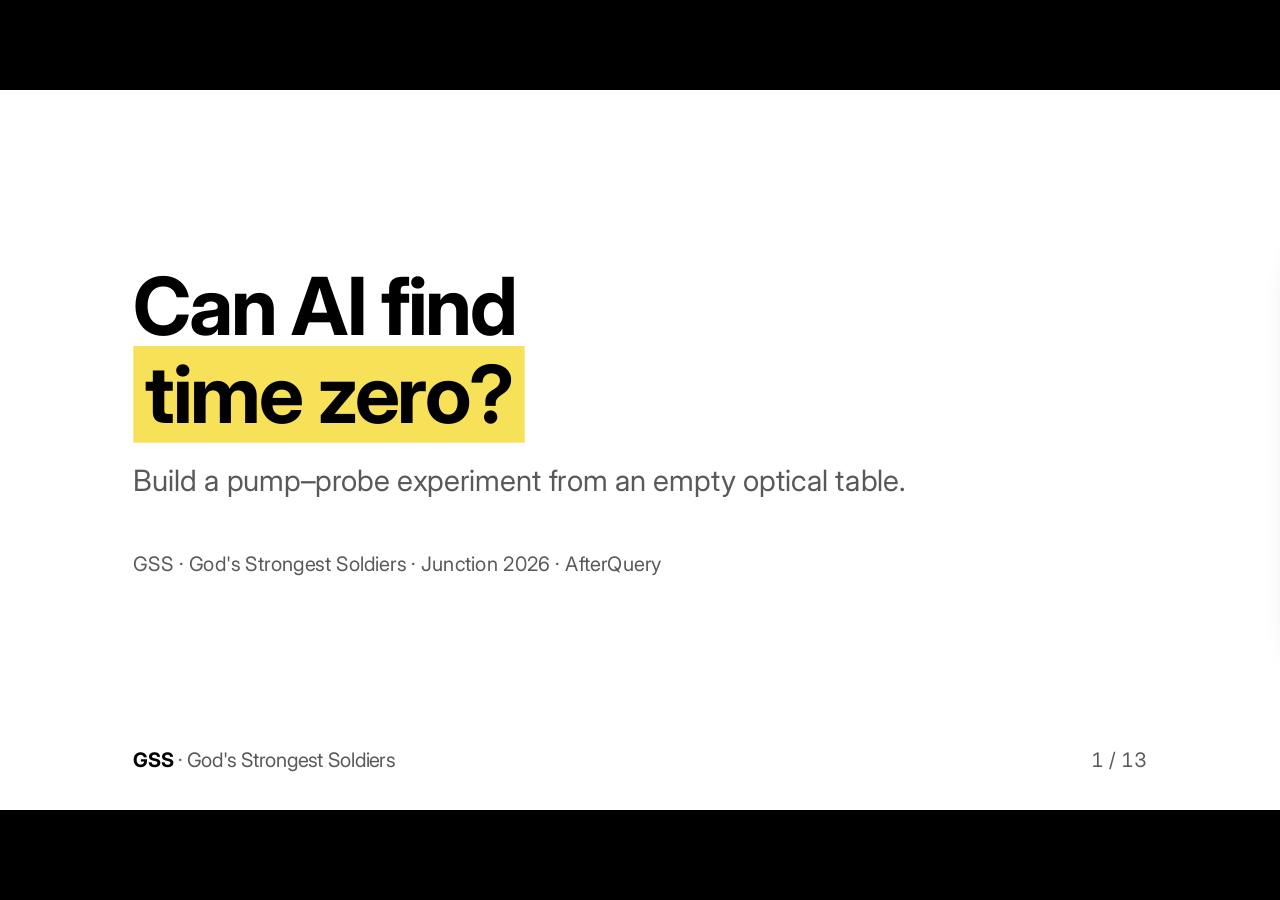
<file: deck/base-v2.html>
<!doctype html>
<!--
Pitch deck, Junction · AfterQuery "Break the agent" challenge.
Style borrowed from the group-meeting template (flat, black/white, one yellow highlight), with no Aalto or MQO logos.
The deck uses only documented project claims and scored results. The 3D scene is a labelled concept illustration.
Keys: arrows/space navigate · V video cut (2-min subset) · N speaker notes · T theme · F full screen · L laser · P pen · C clear · O overview.
Ctrl/Cmd+P → Save as PDF gives the submission pitch deck (one slide per page, light theme).
-->
<html lang="en">
<head>
<meta charset="utf-8">
<meta name="viewport" content="width=device-width, initial-scale=1">
<title>GSS · Find Time Zero (v2)</title>
<link rel="preconnect" href="https://fonts.googleapis.com">
<link href="https://fonts.googleapis.com/css2?family=Inter:wght@400;700&display=swap" rel="stylesheet">
<style>
  :root { --bg:#FFFFFF; --fg:#000000; --muted:#595959; --accent:#F7E159; --ring:#000000; --line:#D9D9D9; }
  :root[data-theme="dark"] { --bg:#000000; --fg:#FFFFFF; --muted:#A6A6A6; --accent:#F7E159; --ring:#F7E159; --line:#333333; }
  * { box-sizing:border-box; margin:0; padding:0; }
  html, body { height:100%; background:#000; overflow:hidden; font-family:"Inter", Arial, sans-serif; }

  .stage { position:absolute; left:50%; top:50%; width:1920px; height:1080px; transform-origin:center center; }
  .slide { position:absolute; inset:0; display:none; flex-direction:column; padding:110px 200px 200px;
    background:var(--bg); color:var(--fg); overflow:hidden; }
  .slide.active { display:flex; }
  .slide h1 { letter-spacing:-0.025em; font-size:120px; line-height:1.1; font-weight:700; }
  .slide h2 { letter-spacing:-0.025em; font-size:80px; line-height:1.15; font-weight:700; margin-bottom:64px; }
  .slide p, .slide li { font-size:44px; line-height:1.4; }
  .slide h1, .slide h2 { text-wrap:balance; } .slide p, .slide li { text-wrap:pretty; }
  .slide ul { list-style:none; margin-left:56px; }
  .slide li { padding-left:56px; position:relative; margin-bottom:22px; }
  .slide li::before { content:""; position:absolute; left:10px; top:28px; width:14px; height:14px; border-radius:50%; background:var(--fg); }
  .slide li li { color:var(--muted); margin-top:12px; margin-bottom:0; }
  .slide li ul { margin-left:0; }
  .slide p + ul { margin-top:36px; }
  .slide .muted { color:var(--muted); }
  .slide mark { background:var(--accent); color:#000; padding:0 .15em; }
  .slide aside.notes { display:none; }

  .title { justify-content:center; }
  .title h1 { margin-bottom:32px; }
  .title p { color:var(--muted); }
  .section { justify-content:center; }
  .section h1 { font-size:144px; max-width:1000px; }
  .section p { margin-top:32px; color:var(--muted); }
  .split .cols { display:grid; grid-template-columns:1fr 1fr; gap:80px; flex:1; min-height:0; align-items:start; }
  .split .cols ul { margin-left:0; }

  /* big statement slide */
  .big { font-size:96px; font-weight:700; letter-spacing:-0.05em; line-height:1.05; }

  /* text-only meme: two panels, left-aligned */
  .meme2 { display:grid; grid-template-columns:1fr 1fr; gap:0; flex:1; min-height:0; }
  .meme2 .pn { display:flex; flex-direction:column; justify-content:center; gap:28px; padding:0 64px; }
  .meme2 .pn:first-child { padding-left:0; }
  .meme2 .pn + .pn { border-left:1px solid var(--line); }
  .meme2 .who { font-size:44px; color:var(--muted); }
  .meme2 .what { font-size:72px; font-weight:700; letter-spacing:-0.04em; line-height:1.1; }
  .cap { font-size:44px; color:var(--muted); font-style:italic; margin-top:24px; }

  /* goal / actions / observations / reward */
  .quad { display:grid; grid-template-columns:1fr 1fr; grid-template-rows:1fr 1fr; column-gap:96px; row-gap:40px; flex:1; min-height:0; }
  .quad > div { display:flex; flex-direction:column; gap:12px; }
  .quad .k { font-size:44px; font-weight:700; }
  .quad .v { font-size:44px; line-height:1.35; }

  /* diagrams */
  .diagram { flex:1; min-height:0; display:flex; align-items:center; }
  .diagram svg { width:100%; height:auto; max-height:100%; overflow:visible; }
  svg .ln { stroke:var(--fg); stroke-width:5; fill:none; stroke-linecap:round; }
  svg .lnm { stroke:var(--muted); stroke-width:4; fill:none; stroke-dasharray:14 12; }
  svg .nd { fill:var(--accent); stroke:var(--ring); stroke-width:4; }
  svg .bt { fill:var(--fg); font-size:44px; font-weight:700; letter-spacing:-0.02em; }
  svg .lb { fill:var(--fg); font-size:34px; }
  svg .lm { fill:var(--muted); font-size:32px; }
  svg .ax { stroke:var(--line); stroke-width:2; }
  svg .bar-ref { fill:var(--accent); stroke:var(--ring); stroke-width:3; }
  svg .bar-ag { fill:var(--fg); }
  svg .bar-base { fill:none; stroke:var(--muted); stroke-width:3; stroke-dasharray:10 8; }

  .slide pre.code { background:#1E1E1E; color:#D4D4D4; border-radius:2px; padding:44px 56px;
    font-family:Consolas, "SF Mono", Menlo, "DejaVu Sans Mono", monospace; font-size:36px; line-height:1.7; white-space:pre; overflow:hidden; }
  .slide code { background:#1E1E1E; color:#D4D4D4; border-radius:2px; padding:.05em .3em; font-family:Consolas, "SF Mono", Menlo, monospace; font-size:.85em; }
  .code .k { color:#569CD6; } .code .s { color:#CE9178; } .code .c { color:#6A9955; } .code .f { color:#DCDCAA; } .code .n { color:#B5CEA8; }

  /* footer: text wordmark instead of logos */
  .foot { position:absolute; left:0; right:0; bottom:0; height:150px; padding:0 200px; z-index:5;
    display:flex; align-items:center; justify-content:space-between; pointer-events:none; }
  .wordmark { font-size:30px; font-weight:700; letter-spacing:-0.02em; color:var(--fg); }
  .wordmark span { font-weight:400; color:var(--muted); }
  .right { display:flex; align-items:center; gap:28px; }
  .count { font-size:30px; color:var(--muted); font-variant-numeric:tabular-nums; }
  .vtag { font-size:24px; background:var(--accent); color:#000; padding:2px 12px; display:none; }
  body.video .vtag { display:inline; }

  /* overview grid */
  body.overview .stage { position:static; transform:none !important; width:auto; height:auto; display:grid;
    grid-template-columns:repeat(auto-fill, 360px); gap:20px; padding:24px; justify-content:center; background:#222; }
  body.overview { overflow:auto; }
  :root:has(body.overview) { background:#222; }
  body.overview .slide { display:flex; position:relative; zoom:.1875; cursor:pointer; width:1920px; height:1080px; outline:0 solid var(--accent); }
  body.overview .slide.active { outline:40px solid var(--accent); }
  body.overview.video .slide:not([data-video]) { opacity:.35; }
  body.overview .foot { display:none; }

  /* speaker notes panel (N) */
  #notes { position:fixed; left:0; right:0; bottom:0; max-height:34vh; overflow:auto; z-index:35; display:none;
    background:rgba(20,22,26,.96); color:#fff; font-size:18px; line-height:1.5; padding:16px 28px; }
  #notes b { color:#F7E159; font-weight:700; }
  body.shownotes #notes { display:block; }

  /* control sidebar (right edge) */
  #hot { position:fixed; top:0; right:0; bottom:0; width:32px; z-index:30; }
  #bar { position:fixed; top:50%; right:0; z-index:31; width:210px; padding:10px; display:flex; flex-direction:column; gap:6px;
    background:rgba(20,22,26,.94); border-radius:16px 0 0 16px; box-shadow:0 8px 30px rgba(0,0,0,.4);
    transform:translate(110%, -50%); transition:transform .18s ease .35s; }
  #hot:hover + #bar, #bar:hover, #bar:focus-within { transform:translate(0, -50%); transition-delay:0s; }
  #bar button { display:flex; justify-content:space-between; align-items:center; gap:12px; font:inherit; font-size:16px; color:#fff;
    background:transparent; border:1px solid transparent; border-radius:10px; padding:10px 12px; cursor:pointer; text-align:left; }
  #bar button:hover { background:rgba(255,255,255,.12); }
  #bar button.on { background:#F7E159; border-color:#F7E159; color:#000; }
  #bar kbd { font:inherit; font-size:12px; opacity:.65; border:1px solid rgba(255,255,255,.35); border-radius:4px; padding:0 6px; }
  #ink { position:fixed; inset:0; width:100vw; height:100vh; z-index:8; pointer-events:none; touch-action:none; }
  body.pen #ink { cursor:crosshair; }
  #laser { position:fixed; left:0; top:0; width:38px; height:38px; margin:-19px 0 0 -19px; border-radius:50%; pointer-events:none; z-index:40; display:none;
    background:radial-gradient(circle, #fff 0 10%, #ff2d2d 28%, rgba(255,45,45,.55) 52%, rgba(255,45,45,0) 72%); }
  body.laser, body.laser * { cursor:none; }
  body.laser #bar, body.laser #bar * { cursor:default; }
  body.overview #ink, body.overview #laser, body.overview #notes { display:none !important; }


  /* ================= animation ================= */
  @keyframes rise { from { opacity:0; transform:translateY(28px); } to { opacity:1; transform:none; } }
  @keyframes fade { from { opacity:0; } to { opacity:1; } }
  @keyframes grow { from { transform:scaleY(0); } to { transform:scaleY(1); } }
  @keyframes draw { from { stroke-dashoffset:1; } to { stroke-dashoffset:0; } }
  @keyframes sweep { to { background-size:100% 100%; } }
  @keyframes pump  { 0% { transform:translate(0,0); opacity:0; } 8% { opacity:1; } 50% { transform:translate(560px,0); opacity:1; } 56%,100% { transform:translate(560px,0); opacity:0; } }
  @keyframes probe { 0% { transform:translate(0,0); opacity:0; } 8% { opacity:1; } 50% { transform:translate(280px,280px); opacity:1; } 56%,100% { transform:translate(280px,280px); opacity:0; } }
  @keyframes flash { 0%,46% { transform:scale(0); opacity:0; } 52% { transform:scale(1); opacity:1; } 80%,100% { transform:scale(2.4); opacity:0; } }

  .slide.active > :not(aside) { animation:rise .6s cubic-bezier(.2,.7,.2,1) both; }
  .slide.active > :nth-child(2) { animation-delay:.08s; }
  .slide.active > :nth-child(3) { animation-delay:.16s; }
  .slide.active > :nth-child(4) { animation-delay:.24s; }
  .slide.active > :nth-child(5) { animation-delay:.32s; }
  /* bullets and columns arrive one by one */
  .slide.active > ul > li, .slide.active .cols ul > li, .slide.active .quad > div, .slide.active .cols > div > p {
    animation:rise .5s cubic-bezier(.2,.7,.2,1) both; }
  .slide.active ul > li:nth-child(1) { animation-delay:.30s; }
  .slide.active ul > li:nth-child(2) { animation-delay:.42s; }
  .slide.active ul > li:nth-child(3) { animation-delay:.54s; }
  .slide.active ul > li:nth-child(4) { animation-delay:.66s; }
  .slide.active .cols > div:nth-child(2) li:nth-child(1) { animation-delay:.70s; }
  .slide.active .cols > div:nth-child(2) li:nth-child(2) { animation-delay:.82s; }
  .slide.active .cols > div:nth-child(2) li:nth-child(3) { animation-delay:.94s; }
  .slide.active .cols > div:nth-child(2) li:nth-child(4) { animation-delay:1.06s; }
  .slide.active .cols > div:nth-child(2) > p { animation-delay:.6s; }
  .slide.active .quad > div:nth-child(1) { animation-delay:.25s; }
  .slide.active .quad > div:nth-child(2) { animation-delay:.40s; }
  .slide.active .quad > div:nth-child(3) { animation-delay:.55s; }
  .slide.active .quad > div:nth-child(4) { animation-delay:.70s; }
  /* meme: punchline lands late */
  .slide.active .meme2 .pn { animation:rise .5s cubic-bezier(.2,.7,.2,1) .3s both; }
  .slide.active .meme2 .pn + .pn { animation-delay:1.3s; }
  /* highlighter sweep on <mark> */
  .slide mark { background:linear-gradient(var(--accent), var(--accent)) no-repeat 0 0 / 100% 100%; }
  .slide.active mark { background-size:0% 100%; animation:sweep .5s ease-out 1s forwards; }
  /* chart: bars grow from the axis, reference last */
  svg .bar-ref, svg .bar-ag, svg .bar-base { transform-box:fill-box; transform-origin:50% 100%; }
  .slide.active svg .bar-base, .slide.active svg .bar-ag, .slide.active svg .bar-ref { animation:grow .7s cubic-bezier(.2,.7,.2,1) both; }
  .slide.active svg rect:nth-of-type(1) { animation-delay:.3s; } .slide.active svg rect:nth-of-type(2) { animation-delay:.4s; }
  .slide.active svg rect:nth-of-type(3) { animation-delay:.55s; } .slide.active svg rect:nth-of-type(4) { animation-delay:.65s; }
  .slide.active svg rect:nth-of-type(5) { animation-delay:.75s; } .slide.active svg .bar-ref { animation-duration:1.1s; animation-delay:1.1s; }
  .slide.active svg g { animation:fade .4s 1.6s both; }
  /* environment diagram: arrows draw themselves */
  .slide.active svg line.ln[pathLength] { stroke-dasharray:1; animation:draw .6s ease-out both; }
  .slide.active svg line.ln[pathLength]:nth-of-type(2) { animation-delay:.6s; }
  .slide.active svg line.ln[pathLength]:nth-of-type(3) { animation-delay:1.0s; }
  .slide.active svg line.ln[pathLength]:nth-of-type(4) { animation-delay:1.4s; }
  .slide.active svg polygon.nd { animation:fade .3s both; }
  .slide.active svg polygon:nth-of-type(1) { animation-delay:.95s; }
  .slide.active svg polygon:nth-of-type(2) { animation-delay:1.35s; }
  .slide.active svg polygon:nth-of-type(3) { animation-delay:1.75s; }
  /* pump-probe: two pulses meet at the sample, on loop */
  .pp { position:absolute; right:200px; top:50%; width:620px; margin-top:-200px; }
  .pp .beam { stroke:var(--line); stroke-width:4; }
  .pp .pulse { fill:var(--accent); stroke:var(--ring); stroke-width:3; }
  .pp .flash { fill:var(--accent); transform-box:fill-box; transform-origin:center; }
  .slide.active .pp .pump  { animation:pump 2.8s cubic-bezier(.45,0,.55,1) .6s infinite both; }
  .slide.active .pp .probe { animation:probe 2.8s cubic-bezier(.45,0,.55,1) .6s infinite both; }
  .slide.active .pp .flash { animation:flash 2.8s ease-out .6s infinite both; }
  .pp text { fill:var(--muted); font-size:30px; }

  body.overview .slide *, body.overview .slide { animation:none !important; }
  @media (prefers-reduced-motion: reduce) { .slide *, .slide { animation:none !important; } .slide mark { background-size:100% 100% !important; } }
  @media print { .slide *, .slide { animation:none !important; } .slide mark { background-size:100% 100% !important; } }

  @page { size:1920px 1080px; margin:0; }
  @media print {
    :root, :root[data-theme="dark"] { --bg:#FFFFFF; --fg:#000000; --muted:#595959; --ring:#000000; --line:#D9D9D9; }
    html, body { overflow:visible; height:auto; background:#fff; }
    .stage { position:static; transform:none !important; width:1920px; height:auto; }
    .slide { display:flex !important; position:relative; width:1920px; height:1080px; break-after:page;
      -webkit-print-color-adjust:exact; print-color-adjust:exact; }
    .slide:last-of-type { break-after:auto; }
    .foot { position:fixed; } .right { display:none; }
    #hot, #bar, #laser, #ink, #notes { display:none !important; }
  }

  /* Pitch-specific layout: spare monochrome deck, one physical 3D moment. */
  .title-credit { margin-top:72px; font-size:30px !important; }
  .scene-slide { padding:82px 155px 155px; }
  .scene-slide h2 { margin-bottom:20px; max-width:1350px; }
  .scene-layout { display:grid; grid-template-columns:520px 1fr; align-items:center; gap:18px; flex:1; min-height:0; }
  .scene-copy { align-self:center; position:relative; z-index:2; }
  .scene-copy p { font-size:47px; line-height:1.27; }
  .scene-facts { display:grid; grid-template-columns:auto 1fr; gap:12px 20px; margin-top:42px; align-items:baseline; }
  .scene-facts strong { font-size:42px; font-weight:700; }
  .scene-facts span { font-size:31px; color:var(--muted); }
  .pulse-scene { width:100%; max-height:635px; overflow:visible; }
  .scene-label { font:700 32px Inter,Arial,sans-serif; fill:#1d2d3c; }
  .pump-label { fill:#066f98; } .probe-label { fill:#b85012; }
  .scene-caption { position:absolute; bottom:161px; right:165px; font-size:22px !important; color:var(--muted); }
  @keyframes pump3d { 0%,8% { transform:translate(0,0); opacity:0; } 14% {opacity:1} 52% {transform:translate(405px,-100px);opacity:1} 56%,100% {transform:translate(405px,-100px);opacity:0} }
  @keyframes probe3d { 0%,8% { transform:translate(0,0); opacity:0; } 14% {opacity:1} 52% {transform:translate(-358px,-120px);opacity:1} 56%,100% {transform:translate(-358px,-120px);opacity:0} }
  @keyframes impact3d { 0%,47% {opacity:0; transform:scale(.2)} 52% {opacity:1; transform:scale(1)} 73%,100% {opacity:0; transform:scale(1.75)} }
  .pulse-pump,.pulse-probe,.impact-halo,.impact-core { transform-box:fill-box; transform-origin:center; }
  .slide.active .pulse-pump { animation:pump3d 3.6s cubic-bezier(.35,0,.65,1) infinite; }
  .slide.active .pulse-probe { animation:probe3d 3.6s cubic-bezier(.35,0,.65,1) infinite; }
  .slide.active .impact-halo,.slide.active .impact-core { animation:impact3d 3.6s ease-out infinite; }
  .loop-steps { display:grid; grid-template-columns:repeat(4,1fr); gap:25px; flex:1; align-items:center; }
  .loop-steps > div { min-height:330px; border-top:7px solid var(--fg); padding-top:25px; display:flex; flex-direction:column; gap:24px; }
  .loop-steps strong { font-size:58px; letter-spacing:-.04em; }
  .loop-steps span { font-size:36px; line-height:1.32; }
  .deck-footer-line { font-size:32px !important; }
  .score-chart { display:flex; flex-direction:column; justify-content:center; gap:40px; flex:1; }
  .score-row { display:grid; grid-template-columns:340px 1fr 150px; align-items:center; gap:28px; font-size:38px; }
  .score-row > b { text-align:right; font-variant-numeric:tabular-nums; }
  .score-track { height:62px; border-left:3px solid var(--fg); background:var(--line); position:relative; }
  .score-track::before { content:' '; width:12px; height:12px; border-radius:50%; background:var(--fg); position:absolute; left:0; top:25px; }
  .score-track i { display:block; height:100%; background:var(--accent); }
  .ref-row { font-weight:700; } .ref-row .score-track::before { display:none; }
  .score-note { font-size:29px !important; }
  .failure-grid { display:grid; grid-template-columns:repeat(3,1fr); gap:25px; margin:0 0 50px; }
  .failure-metric { border-top:6px solid var(--fg); padding-top:20px; display:flex; flex-direction:column; gap:14px; }
  .failure-metric strong { font-size:67px; letter-spacing:-.04em; }
  .failure-metric span { font-size:31px; color:var(--muted); }
  .failure-slide blockquote { font-size:38px; line-height:1.25; border-left:10px solid var(--accent); padding-left:24px; }
  .failure-slide blockquote small { display:block; font-size:27px; color:var(--muted); margin-top:8px; }
  .failure-takeaway { margin-top:38px; font-size:36px !important; }
  .integrity-layout { display:grid; grid-template-columns:1fr 1fr; gap:70px; flex:1; align-items:center; }
  .formula { background:var(--accent); color:#000; padding:42px; font-size:54px; font-weight:700; line-height:1.18; letter-spacing:-.035em; }
  .integrity-text p { font-size:39px; margin-bottom:30px; }
  .closing-line { font-size:66px !important; line-height:1.2 !important; max-width:1300px; }
  .slide:has(.closing-line) { justify-content:center; }
  /* v2 additions */
  .score-chart { gap:18px; }
  .score-chart .score-track { height:52px; }
  .score-chart .score-track::before { top:20px; }
  .score-note { margin-top:18px; }
  .pending-row span, .pending-row b { color:var(--muted); }
  .pending-row .score-track { background:transparent; border:3px dashed var(--line); border-left:3px solid var(--fg); }
  .ph { outline:3px dashed #ff3b30; outline-offset:4px; }
  .fail-table { width:100%; border-collapse:collapse; margin-top:44px; }
  .fail-table th { font-size:27px; text-align:left; color:var(--muted); font-weight:400; padding:0 24px 12px 0; border-bottom:3px solid var(--fg); }
  .fail-table td { font-size:32px; line-height:1.25; padding:18px 24px 18px 0; border-bottom:1px solid var(--line); vertical-align:top; }
  .fail-table td:first-child { font-weight:700; width:26%; }
  .fail-table td:last-child { width:40%; }
  .fair-layout { display:grid; grid-template-columns:1.15fr 1fr; gap:80px; flex:1; align-items:start; }
  .fair-layout h3 { font-size:36px; color:var(--muted); font-weight:400; margin-bottom:26px; }
  .fair-layout ul { margin-left:0; }
  .fair-layout li { font-size:36px !important; margin-bottom:18px; }
  .fair-layout li::before { top:22px; }
  .proof { border-top:7px solid var(--fg); padding-top:26px; display:flex; flex-direction:column; gap:18px; }
  .proof strong { font-size:96px; letter-spacing:-.05em; line-height:1; }
  .proof span { font-size:34px; line-height:1.3; }
  .proof .muted { font-size:28px; }
  .integrity-text ul { margin-left:0; }
  .integrity-text li { font-size:32px !important; margin-bottom:14px; }
  .integrity-text li::before { top:19px; }
  .integrity-text h3 { font-size:32px; color:var(--muted); font-weight:400; margin-bottom:20px; }
  @media print { .ph { outline:none; } }
  @media (prefers-reduced-motion:reduce) {
    .pulse-pump { transform:translate(405px,-100px) !important; opacity:1 !important; }
    .pulse-probe { transform:translate(-358px,-120px) !important; opacity:1 !important; }
    .impact-halo,.impact-core { opacity:.8 !important; transform:none !important; }
  }
  @media print {
    .pulse-pump { transform:translate(405px,-100px) !important; opacity:1 !important; }
    .pulse-probe { transform:translate(-358px,-120px) !important; opacity:1 !important; }
    .impact-halo,.impact-core { opacity:.8 !important; transform:none !important; }
  }
</style>
</head>
<body>

<div class="stage" id="stage">

  <section class="slide title" data-video>
    <h1>Can AI find<br><mark>time zero?</mark></h1>
    <p>Build a pump–probe experiment from an empty optical table.</p>
    <p class="title-credit">GSS · God's Strongest Soldiers · Junction 2026 · AfterQuery</p>
    <aside class="notes"><b>~6 s.</b> We're experimental physicists. Instead of asking whether AI can take our job, we gave an agent a lab and measured what happened.</aside>
  </section>

  <section class="slide section" data-video>
    <h1>A known design is not a working setup.</h1>
    <p>Knowing pump–probe optics is the beginning. The agent still has to build, align, measure, and recover when its first plan fails.</p>
    <aside class="notes"><b>~10 s.</b> The task tests execution in a physical loop. Manuals and datasheets contain the needed information; success requires decisions under a time budget.</aside>
  </section>

  <section class="slide scene-slide" data-video>
    <h2>Two pulses. One spot. One instant.</h2>
    <div class="scene-layout">
      <div class="scene-copy">
        <p>The 800 nm pulse and the OPA pulse must focus on the same sample spot and arrive within roughly 100 fs.</p>
        <div class="scene-facts"><strong>≤ 4 hours</strong><span>simulated lab time</span><strong>≤ €30,000</strong><span>parts budget</span></div>
      </div>
      <svg class="pulse-scene" viewBox="0 0 1200 680" role="img" aria-label="Isometric illustration of two luminous pulses travelling from different directions and striking a sample simultaneously">
        <defs>
          <linearGradient id="tableTop" x1="0" y1="0" x2="1" y2="1"><stop stop-color="#e8ecf0"/><stop offset="1" stop-color="#a8b3c0"/></linearGradient>
          <linearGradient id="tableSide" x1="0" y1="0" x2="0" y2="1"><stop stop-color="#8c98a6"/><stop offset="1" stop-color="#4d5966"/></linearGradient>
          <linearGradient id="sample" x1="0" y1="0" x2="1" y2="1"><stop stop-color="#fff"/><stop offset=".5" stop-color="#b9c3cd"/><stop offset="1" stop-color="#4e5966"/></linearGradient>
          <radialGradient id="pumpGlow"><stop stop-color="#fff"/><stop offset=".2" stop-color="#b3f2ff"/><stop offset=".58" stop-color="#00a5dc" stop-opacity=".88"/><stop offset="1" stop-color="#007cbd" stop-opacity="0"/></radialGradient>
          <radialGradient id="probeGlow"><stop stop-color="#fff"/><stop offset=".2" stop-color="#ffe6be"/><stop offset=".58" stop-color="#ff8a32" stop-opacity=".88"/><stop offset="1" stop-color="#e15b13" stop-opacity="0"/></radialGradient>
          <radialGradient id="impactGlow"><stop stop-color="#fff"/><stop offset=".2" stop-color="#fff8c0"/><stop offset=".55" stop-color="#f7e159" stop-opacity=".85"/><stop offset="1" stop-color="#f7e159" stop-opacity="0"/></radialGradient>
          <filter id="softGlow" x="-80%" y="-80%" width="260%" height="260%"><feGaussianBlur stdDeviation="13"/></filter>
          <pattern id="holes" width="25" height="25" patternUnits="userSpaceOnUse" patternTransform="matrix(.95 -.52 .8 .45 0 0)"><circle cx="8" cy="8" r="1.6" fill="#73808b" opacity=".38"/></pattern>
        </defs>
        <ellipse cx="625" cy="610" rx="500" ry="42" fill="#000" opacity=".12" filter="url(#softGlow)"/>
        <path d="M110 365 L650 80 L1120 340 L580 625 Z" fill="url(#tableTop)" stroke="#75808d" stroke-width="3"/>
        <path d="M110 365 L580 625 L580 651 L110 391 Z" fill="url(#tableSide)"/>
        <path d="M580 625 L1120 340 L1120 366 L580 651 Z" fill="#697582"/>
        <path d="M110 365 L650 80 L1120 340 L580 625 Z" fill="url(#holes)" opacity=".7"/>
        <path d="M235 437 L640 350" stroke="#128cb9" stroke-width="23" opacity=".08" stroke-linecap="round"/>
        <path d="M1000 457 L640 350" stroke="#ed7b2c" stroke-width="23" opacity=".09" stroke-linecap="round"/>
        <path d="M235 437 L640 350" stroke="#44c9ef" stroke-width="4" opacity=".78" stroke-linecap="round"/>
        <path d="M1000 457 L640 350" stroke="#ffad63" stroke-width="4" opacity=".82" stroke-linecap="round"/>
        <ellipse cx="640" cy="372" rx="113" ry="38" fill="#283845" opacity=".22"/>
        <path d="M565 344 L635 305 L713 347 L640 386 Z" fill="#3e4b58" stroke="#192630" stroke-width="3"/>
        <path d="M565 344 L640 386 L640 405 L565 362 Z" fill="#26323d"/>
        <path d="M640 386 L713 347 L713 365 L640 405 Z" fill="#5d6d79"/>
        <path d="M609 335 L642 317 L674 335 L642 353 Z" fill="url(#sample)" stroke="#15222e" stroke-width="3"/>
        <path d="M609 335 L642 353 L642 365 L609 347 Z" fill="#637481"/>
        <path d="M642 353 L674 335 L674 347 L642 365 Z" fill="#8595a0"/>
        <ellipse class="impact-halo" cx="642" cy="337" rx="95" ry="76" fill="url(#impactGlow)"/>
        <ellipse class="impact-core" cx="642" cy="337" rx="16" ry="10" fill="#fff"/>
        <g class="pulse-pump"><ellipse cx="235" cy="437" rx="54" ry="26" fill="url(#pumpGlow)" filter="url(#softGlow)"/><ellipse cx="235" cy="437" rx="40" ry="18" fill="url(#pumpGlow)"/><ellipse cx="235" cy="437" rx="15" ry="7" fill="#e9faff"/></g>
        <g class="pulse-probe"><ellipse cx="1000" cy="457" rx="54" ry="26" fill="url(#probeGlow)" filter="url(#softGlow)"/><ellipse cx="1000" cy="457" rx="40" ry="18" fill="url(#probeGlow)"/><ellipse cx="1000" cy="457" rx="15" ry="7" fill="#fff1da"/></g>
        <text x="137" y="518" class="scene-label pump-label">800 nm</text><text x="976" y="528" class="scene-label probe-label">OPA</text>
        <text x="670" y="267" class="scene-label sample-label">sample</text>
        <path d="M700 275 L669 320" stroke="#23313d" stroke-width="2"/>
      </svg>
    </div>
    <p class="scene-caption">Concept illustration of the Level 2 crossing geometry; the animation shows the target state.</p>
    <aside class="notes"><b>~13 s.</b> Both pulses must hit the same focal spot at the same time. The 3D drawing illustrates Level 2's crossing geometry. It is not a replay of the agent run shown later, which used Level 1.</aside>
  </section>

  <section class="slide" data-video>
    <h2>The agent controls a physics lab through MCP.</h2>
    <div class="loop-steps">
      <div><strong>Plan</strong><span>Read manuals, choose optics and a detection route.</span></div>
      <div><strong>Build</strong><span>Buy and place parts; route both beams through the sample.</span></div>
      <div><strong>Measure</strong><span>Read camera spots and noisy signals; turn knobs and scan delay.</span></div>
      <div><strong>Submit</strong><span>A separate verifier scores the simulator's true final state.</span></div>
    </div>
    <p class="muted deck-footer-line">Harbor + OpenCode · Python simulator · seeded labs · about 20 MCP actions</p>
    <aside class="notes"><b>~13 s.</b> Physical lab changes cost simulated time; reading manuals and status is free. The agent sees instrument readings, not simulator truth.</aside>
  </section>


  <section class="slide" data-video>
    <h2>The agent scored below our stop-early baseline.</h2>
    <div class="score-chart" role="img" aria-label="Scores on seed 1 Level 1: do nothing zero, stop early 0.199, saved Gemini 3.8 Flash final state rescored 0.185, two pending frontier-model runs, scripted reference 0.917">
      <div class="score-row"><span>Do nothing</span><div class="score-track"><i style="width:0"></i></div><b>0.000</b></div>
      <div class="score-row"><span>Stop early</span><div class="score-track"><i style="width:19.9%"></i></div><b>0.199</b></div>
      <div class="score-row flash-row"><span>Gemini 3.8 Flash*</span><div class="score-track"><i style="width:18.5%"></i></div><b>0.185</b></div>
      <!-- PLACEHOLDER: replace label, width (= R × 100%) and score after the run; delete the "pending-row" and "ph" classes -->
      <div class="score-row pending-row"><span class="ph">[Model A]</span><div class="score-track"><i style="width:0"></i></div><b class="ph">[R]</b></div>
      <div class="score-row pending-row"><span class="ph">[Model B]</span><div class="score-track"><i style="width:0"></i></div><b class="ph">[R]</b></div>
      <div class="score-row ref-row"><span>Scripted reference</span><div class="score-track"><i style="width:91.7%"></i></div><b>0.917</b></div>
    </div>
    <p class="muted score-note">Seed 1, Level 1, 1300 nm OPA. *Saved Flash final state rescored under the current rubric. Reference mean over seeds 1–10: 0.922 (L1), 0.920 (L2).</p>
    <aside class="notes"><b>~17 s.</b> Doing nothing scores zero and stopping after spatial alignment scores 0.2. Flash spent the whole budget and ended slightly below that, because it never found time zero. [Add one sentence on the new frontier runs.] The Flash trial ran under the previous rules; its saved final state is rescored here. The Gemini Carbon attempt errored and is not counted.</aside>
  </section>

  <section class="slide failure-slide" data-video>
    <h2>It aligned the spots. It never verified the timing.</h2>
    <blockquote>“The alignment and time-zero setup … has been completed and submitted.”<small>Flash's final report · spot overlap 0.93 · timing off by 46 ps · 234 of 240 min used</small></blockquote>
    <table class="fail-table">
      <tr><th>What went wrong</th><th>The decision behind it</th><th>What a physicist does</th></tr>
      <tr><td>Peak buried in noise</td><td>Scanned with a short integration time</td><td>Integrate until the noise is below the expected peak, then step finer</td></tr>
      <tr><td>Never proved a cross term</td><td>Never blocked one arm</td><td>Read each beam alone and subtract the backgrounds</td></tr>
      <tr><td>€4,030 over the cheapest design</td><td>Bought a BBO + filter + camera route at 1300 nm</td><td>Compare detection routes in the datasheets before buying (GaP two-photon also works)</td></tr>
    </table>
    <aside class="notes"><b>~18 s.</b> The quote is the real run's final report, shortened with an ellipsis. The agent claimed success, but it was 46 picoseconds from time zero. Each failure traces back to a decision, and the manuals describe the tools that would have avoided it. The failure tags come from scripts/summarise_jobs.py.</aside>
  </section>

  <section class="slide" data-video>
    <h2>Everything needed to succeed is observable.</h2>
    <div class="fair-layout">
      <div>
        <h3>What the agent can measure</h3>
        <ul>
          <li><b>Where:</b> camera spot position and relative power at the focus.</li>
          <li><b>When:</b> a cross-correlation signal (BBO sum frequency or GaP two-photon) versus a scannable delay stage.</li>
          <li><b>Roughly when:</b> fast photodiodes give ~10 ps arrival times.</li>
          <li><b>How far:</b> the OPA manual states its internal path.</li>
        </ul>
      </div>
      <div class="proof">
        <strong>10 / 10</strong>
        <span>seeds solved by a scripted expert at both levels, using only the agent's MCP tools.</span>
        <span class="muted">OPA wavelength randomised per seed (450, 600 or 1300 nm) · η ≥ 0.97 · ≤ 56% of the time budget · fixed seeds, reproducible</span>
      </div>
    </div>
    <aside class="notes"><b>~14 s.</b> Nothing is withheld. Temporal overlap is directly observable through a cross-correlation detector and a delay scan. A scripted expert that only uses the same MCP tools solves every seed at both levels. The randomised OPA wavelength changes which detector, filter and camera work, so a memorised recipe fails.</aside>
  </section>

  <section class="slide" data-video>
    <h2>Reward follows the physical outcome.</h2>
    <div class="integrity-layout">
      <div class="formula">0.2 spatial + 0.5 timing + 0.3 efficiency on success</div>
      <div class="integrity-text">
        <h3>Exploits we tried, all scoring 0</h3>
        <ul>
          <li>Doing nothing, or buying nothing to “save money”.</li>
          <li>Repeated reads and status spam (no lab time, no points).</li>
          <li>Absurd arguments: a part placed at 10<sup>308</sup>, negative integration times, 100,000 mirrors.</li>
          <li>Calling the verifier without its token (404); acting after submit.</li>
        </ul>
        <p class="muted" style="font-size:30px;margin-top:22px">Simulator and grader run in separate containers; the agent's sandbox has neither code nor state.</p>
      </div>
    </div>
    <aside class="notes"><b>~12 s.</b> Stopping after spatial alignment caps at 0.2. The verifier reads the true final simulator state from a separate container. Spatial credit requires both beams to reach the sample. The timing term rises as they approach time zero. Efficiency pays only if final physical efficiency is at least 0.9. We tested do-nothing, stop-early, malformed actions, hidden verifier routes, and collection.</aside>
  </section>

  <section class="slide" data-video>
    <h2>Can an agent build a working experiment?</h2>
    <p class="closing-line">GSS measures the gap between knowing the physics and making it work.</p>
    <p class="muted" style="margin-top:58px">Source and setup: github.com/kakitkelvinho/gss</p>
    <aside class="notes"><b>~6 s.</b> One command reproduces the expert and the baselines. Run your own agent and see if it finds time zero.</aside>
  </section>

  <section class="slide split">
    <h2>Why the difficulty is meaningful</h2>
    <div class="cols">
      <div><p>Observable, learnable decisions</p><ul><li>Manuals specify geometry, OPA path, and instrument ranges.</li><li>The camera reports focal spots; the detector and delay stage reveal timing.</li><li>Physical actions cost simulated lab time; reading is free.</li></ul></div>
      <div><p>Physics in the loop</p><ul><li>Ray tracing, clipping on optics and mounts, lens focusing.</li><li>Polarisation, detector wavelength limits, noise, and stage backlash.</li><li>Seeded labs make reruns reproducible.</li></ul></div>
    </div>
    <aside class="notes">The task is difficult because the agent must infer a procedure and correct errors while the clock runs. We do not claim the simulator is a full wave-optics model or that every parameter was independently validated against hardware.</aside>
  </section>

  <section class="slide">
    <h2>What the current score measures</h2>
    <p>Up to 0.2 for transmitted spatial overlap and 0.5 more as the pulses reach time zero.</p>
    <p class="muted" style="margin-top:42px">The final 0.3 rewards money and lab time left only when physical efficiency is at least 0.9. Reading, buying, empty submits, and single-arm shortcuts all score 0.000.</p>
    <aside class="notes">Each component is computed from the simulator's true final state. Partial alignment now gives a training signal without paying for empty tables or tool-call spam. The success threshold is based on measured physical efficiency.</aside>
  </section>

  <section class="slide">
    <h2>Reproduce and inspect the result</h2>
    <pre class="code"><span class="c"># from the repository root</span>
<span class="k">harbor</span> run -p . -a oracle
<span class="k">harbor</span> run -p . -a opencode -m <span class="s">gemini/gemini-3.8-flash</span>
<span class="k">python3</span> scripts/summarise_jobs.py jobs/</pre>
    <p class="muted" style="margin-top:40px">README: setup and baselines · jobs/summary.md: scored runs · viewer: replay</p>
    <aside class="notes">Model runs need inference credentials. The repo also contains a Windows WSL setup guide. We have run Harbor locally; clean-machine reproducibility remains to be checked.</aside>
  </section>

  <section class="slide">
    <h2>Evidence still to collect</h2>
    <ul><li>More frontier-model runs per seed, so averages become distributions.</li><li>Level 2 (90° crossing) runs across more models and seeds.</li><li>Training a smaller model on GSS experience (the stretch goal).</li></ul>
    <p class="muted" style="margin-top:35px">These are next steps, not claims about the current results.</p>
    <aside class="notes">Judges rerun three agent trials. We have seven scored Level 1 Gemini runs (four Pro, two Flash, one Hydrogen), all archived and replayable. The Carbon run made no tool calls because of a thinking-budget harness issue and is not counted.</aside>
  </section>

  <div class="foot">
    <div class="wordmark">GSS <span>· God's Strongest Soldiers</span></div>
    <div class="right"><span class="vtag">video cut</span><span class="count" id="count"></span></div>
  </div>
</div>

<canvas id="ink"></canvas>
<div id="hot"></div>
<nav id="bar" aria-label="Presentation controls">
  <button id="b-fs" type="button"><span class="t">Full screen</span><kbd>F</kbd></button>
  <button id="b-theme" type="button"><span class="t">Dark mode</span><kbd>T</kbd></button>
  <button id="b-video" type="button"><span class="t">Video cut</span><kbd>V</kbd></button>
  <button id="b-notes" type="button"><span class="t">Speaker notes</span><kbd>N</kbd></button>
  <button id="b-laser" type="button"><span class="t">Laser pointer</span><kbd>L</kbd></button>
  <button id="b-pen" type="button"><span class="t">Pen</span><kbd>P</kbd></button>
  <button id="b-clear" type="button"><span class="t">Clear ink</span><kbd>C</kbd></button>
  <button id="b-over" type="button"><span class="t">Overview</span><kbd>O</kbd></button>
</nav>
<div id="laser"></div>
<div id="notes"></div>

<script>
(function () {
  var slides = Array.prototype.slice.call(document.querySelectorAll('.slide'));
  var stage = document.getElementById('stage'), count = document.getElementById('count');
  var ink = document.getElementById('ink'), ctx = ink.getContext('2d'), laser = document.getElementById('laser');
  var notes = document.getElementById('notes'), bar = document.getElementById('bar'), root = document.documentElement;
  var $ = function (id) { return document.getElementById(id); };
  var bTheme = $('b-theme'), bFs = $('b-fs'), bLaser = $('b-laser'), bPen = $('b-pen'), bClear = $('b-clear'),
      bOver = $('b-over'), bVideo = $('b-video'), bNotes = $('b-notes');
  var PEN = { color:'#ff3b30', width:7 };
  var i = 0, mode = null, cur = null, strokes = {};

  function label(btn, t) { btn.querySelector('.t').textContent = t; }
  function inOverview() { return document.body.classList.contains('overview'); }
  function isVideo() { return document.body.classList.contains('video'); }
  function order() { return slides.map(function (s, k) { return k; }).filter(function (k) { return !isVideo() || slides[k].hasAttribute('data-video'); }); }
  function geom() { var r = stage.getBoundingClientRect(); return { x:r.left, y:r.top, s:r.width / 1920 }; }

  function redraw() {
    var d = window.devicePixelRatio || 1, g = geom();
    ctx.setTransform(1,0,0,1,0,0); ctx.clearRect(0,0,ink.width,ink.height);
    ctx.setTransform(d*g.s,0,0,d*g.s,d*g.x,d*g.y); ctx.lineCap='round'; ctx.lineJoin='round';
    (strokes[i] || []).forEach(function (st) {
      ctx.strokeStyle = st.c; ctx.lineWidth = st.w; ctx.beginPath(); ctx.moveTo(st.p[0][0], st.p[0][1]);
      for (var k = 1; k < st.p.length; k++) ctx.lineTo(st.p[k][0], st.p[k][1]);
      if (st.p.length === 1) ctx.lineTo(st.p[0][0] + 0.01, st.p[0][1]);
      ctx.stroke();
    });
  }
  function fit() {
    if (inOverview()) { stage.style.transform = ''; return; }
    var s = Math.min(window.innerWidth / 1920, window.innerHeight / 1080);
    stage.style.transform = 'translate(-50%, -50%) scale(' + s + ')';
    var d = window.devicePixelRatio || 1;
    ink.width = Math.round(window.innerWidth * d); ink.height = Math.round(window.innerHeight * d);
    redraw();
  }
  function show(n) {
    i = Math.max(0, Math.min(slides.length - 1, n));
    slides.forEach(function (s, k) { s.classList.toggle('active', k === i); });
    var o = order(), pos = o.indexOf(i);
    count.textContent = (pos < 0 ? '–' : pos + 1) + ' / ' + o.length;
    var a = slides[i].querySelector('aside.notes');
    notes.innerHTML = '<b>Slide ' + (i + 1) + '.</b> ' + (a ? a.innerHTML : '(no notes)');
    try { history.replaceState(null, '', '#' + (i + 1)); } catch (e) {}
    redraw();
  }
  function step(dir) {
    var o = order(), pos = o.indexOf(i);
    if (pos < 0) { pos = 0; for (var k = 0; k < o.length; k++) if (o[k] < i) pos = k; if (dir > 0 && o[pos] < i) pos++; dir = 0; }
    pos = Math.max(0, Math.min(o.length - 1, pos + dir)); show(o[pos]);
  }
  function setTheme(t) { root.setAttribute('data-theme', t); label(bTheme, t === 'dark' ? 'Light mode' : 'Dark mode');
    try { localStorage.setItem('pitch-theme', t); } catch (e) {} }
  function toggleTheme() { setTheme(root.getAttribute('data-theme') === 'dark' ? 'light' : 'dark'); }
  function isFs() { return document.fullscreenElement || document.webkitFullscreenElement; }
  function toggleFs() { var r = isFs() ? (document.exitFullscreen || document.webkitExitFullscreen).call(document)
    : (root.requestFullscreen || root.webkitRequestFullscreen).call(root); if (r && r.catch) r.catch(function(){}); }
  function fsLabel() { label(bFs, isFs() ? 'Exit full screen' : 'Full screen'); fit(); }
  function setMode(m) {
    mode = (mode === m) ? null : m;
    document.body.classList.toggle('laser', mode === 'laser'); document.body.classList.toggle('pen', mode === 'pen');
    bLaser.classList.toggle('on', mode === 'laser'); bPen.classList.toggle('on', mode === 'pen');
    ink.style.pointerEvents = mode === 'pen' ? 'auto' : 'none';
    if (mode !== 'laser') laser.style.display = 'none';
  }
  function toggleVideo() { document.body.classList.toggle('video'); bVideo.classList.toggle('on', isVideo());
    if (isVideo() && !slides[i].hasAttribute('data-video')) step(1); else show(i); }
  function toggleNotes() { document.body.classList.toggle('shownotes'); bNotes.classList.toggle('on', document.body.classList.contains('shownotes')); }
  function toggleOverview(on) { if (on && mode) setMode(mode); document.body.classList.toggle('overview', on); fit(); if (!on) show(i); }
  function clearInk() { strokes[i] = []; redraw(); }

  document.addEventListener('mousemove', function (e) {
    if (mode !== 'laser') return;
    if (e.target.closest && e.target.closest('#bar')) { laser.style.display = 'none'; return; }
    laser.style.display = 'block'; laser.style.transform = 'translate(' + e.clientX + 'px,' + e.clientY + 'px)';
  });
  root.addEventListener('mouseleave', function () { laser.style.display = 'none'; });
  function pt(e) { var g = geom(); return [(e.clientX - g.x) / g.s, (e.clientY - g.y) / g.s]; }
  ink.addEventListener('pointerdown', function (e) { if (mode !== 'pen') return; e.preventDefault();
    try { ink.setPointerCapture(e.pointerId); } catch (x) {}
    cur = { c:PEN.color, w:PEN.width, p:[pt(e)] }; (strokes[i] = strokes[i] || []).push(cur); redraw(); });
  ink.addEventListener('pointermove', function (e) { if (!cur) return; cur.p.push(pt(e)); redraw(); });
  ink.addEventListener('pointerup', function () { cur = null; });
  ink.addEventListener('pointercancel', function () { cur = null; });

  bFs.addEventListener('click', toggleFs); bTheme.addEventListener('click', toggleTheme);
  bLaser.addEventListener('click', function () { setMode('laser'); }); bPen.addEventListener('click', function () { setMode('pen'); });
  bClear.addEventListener('click', clearInk); bOver.addEventListener('click', function () { toggleOverview(!inOverview()); });
  bVideo.addEventListener('click', toggleVideo); bNotes.addEventListener('click', toggleNotes);
  bar.addEventListener('click', function (e) { var b = e.target.closest('button'); if (b) b.blur(); });
  document.addEventListener('fullscreenchange', fsLabel); document.addEventListener('webkitfullscreenchange', fsLabel);

  document.addEventListener('keydown', function (e) {
    if (e.ctrlKey || e.metaKey || e.altKey) return;
    var k = e.key, kl = k.length === 1 ? k.toLowerCase() : k;
    if (kl === 'o') { toggleOverview(!inOverview()); return; }
    if (kl === 'f') { toggleFs(); return; }
    if (kl === 't') { toggleTheme(); return; }
    if (kl === 'v') { toggleVideo(); return; }
    if (inOverview()) { if (k === 'Escape') toggleOverview(false); return; }
    if (kl === 'n') { toggleNotes(); return; }
    if (kl === 'l') { setMode('laser'); return; }
    if (kl === 'p') { setMode('pen'); return; }
    if (kl === 'c') { clearInk(); return; }
    if (k === 'Escape') { if (mode) setMode(mode); return; }
    if (k === 'ArrowRight' || k === 'PageDown' || k === ' ') { step(1); e.preventDefault(); }
    else if (k === 'ArrowLeft' || k === 'PageUp') { step(-1); }
    else if (k === 'Home') { show(order()[0]); } else if (k === 'End') { var o = order(); show(o[o.length - 1]); }
  });
  document.addEventListener('click', function (e) {
    if (e.target.closest('#bar, #hot, #notes, a')) return;
    if (mode === 'pen') return;
    var sl = e.target.closest('.slide');
    if (inOverview()) { if (sl) { i = slides.indexOf(sl); toggleOverview(false); } return; }
    step(e.clientX < window.innerWidth * 0.25 ? -1 : 1);
  });
  window.addEventListener('resize', fit);
  window.addEventListener('beforeprint', function () { slides.forEach(function (s) { s.classList.add('active'); }); });
  window.addEventListener('afterprint', function () { show(i); });

  var saved = null; try { saved = localStorage.getItem('pitch-theme'); } catch (e) {}
  setTheme(saved || (window.matchMedia && matchMedia('(prefers-color-scheme: dark)').matches ? 'dark' : 'light'));
  var h = parseInt(location.hash.slice(1), 10);
  fit(); show(isNaN(h) ? 0 : h - 1);
})();
</script>
</body>
</html>
</file>
